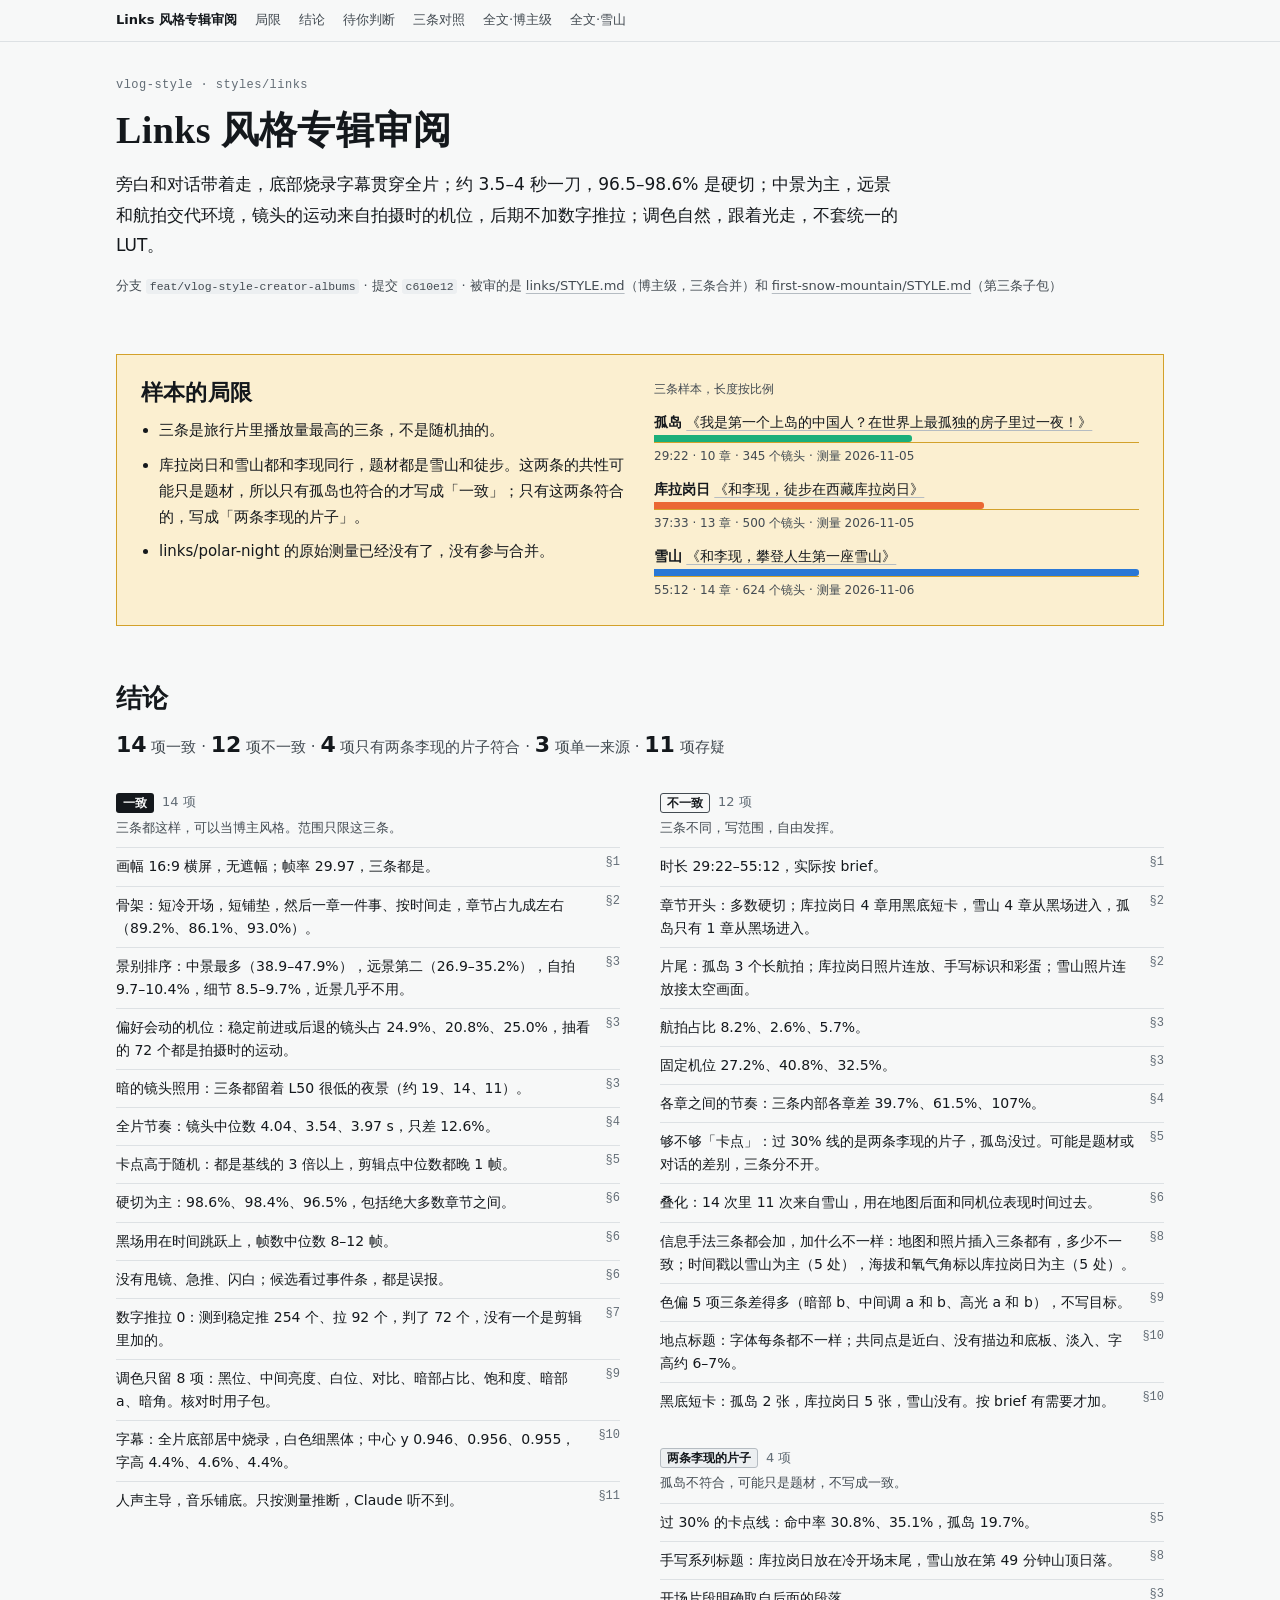
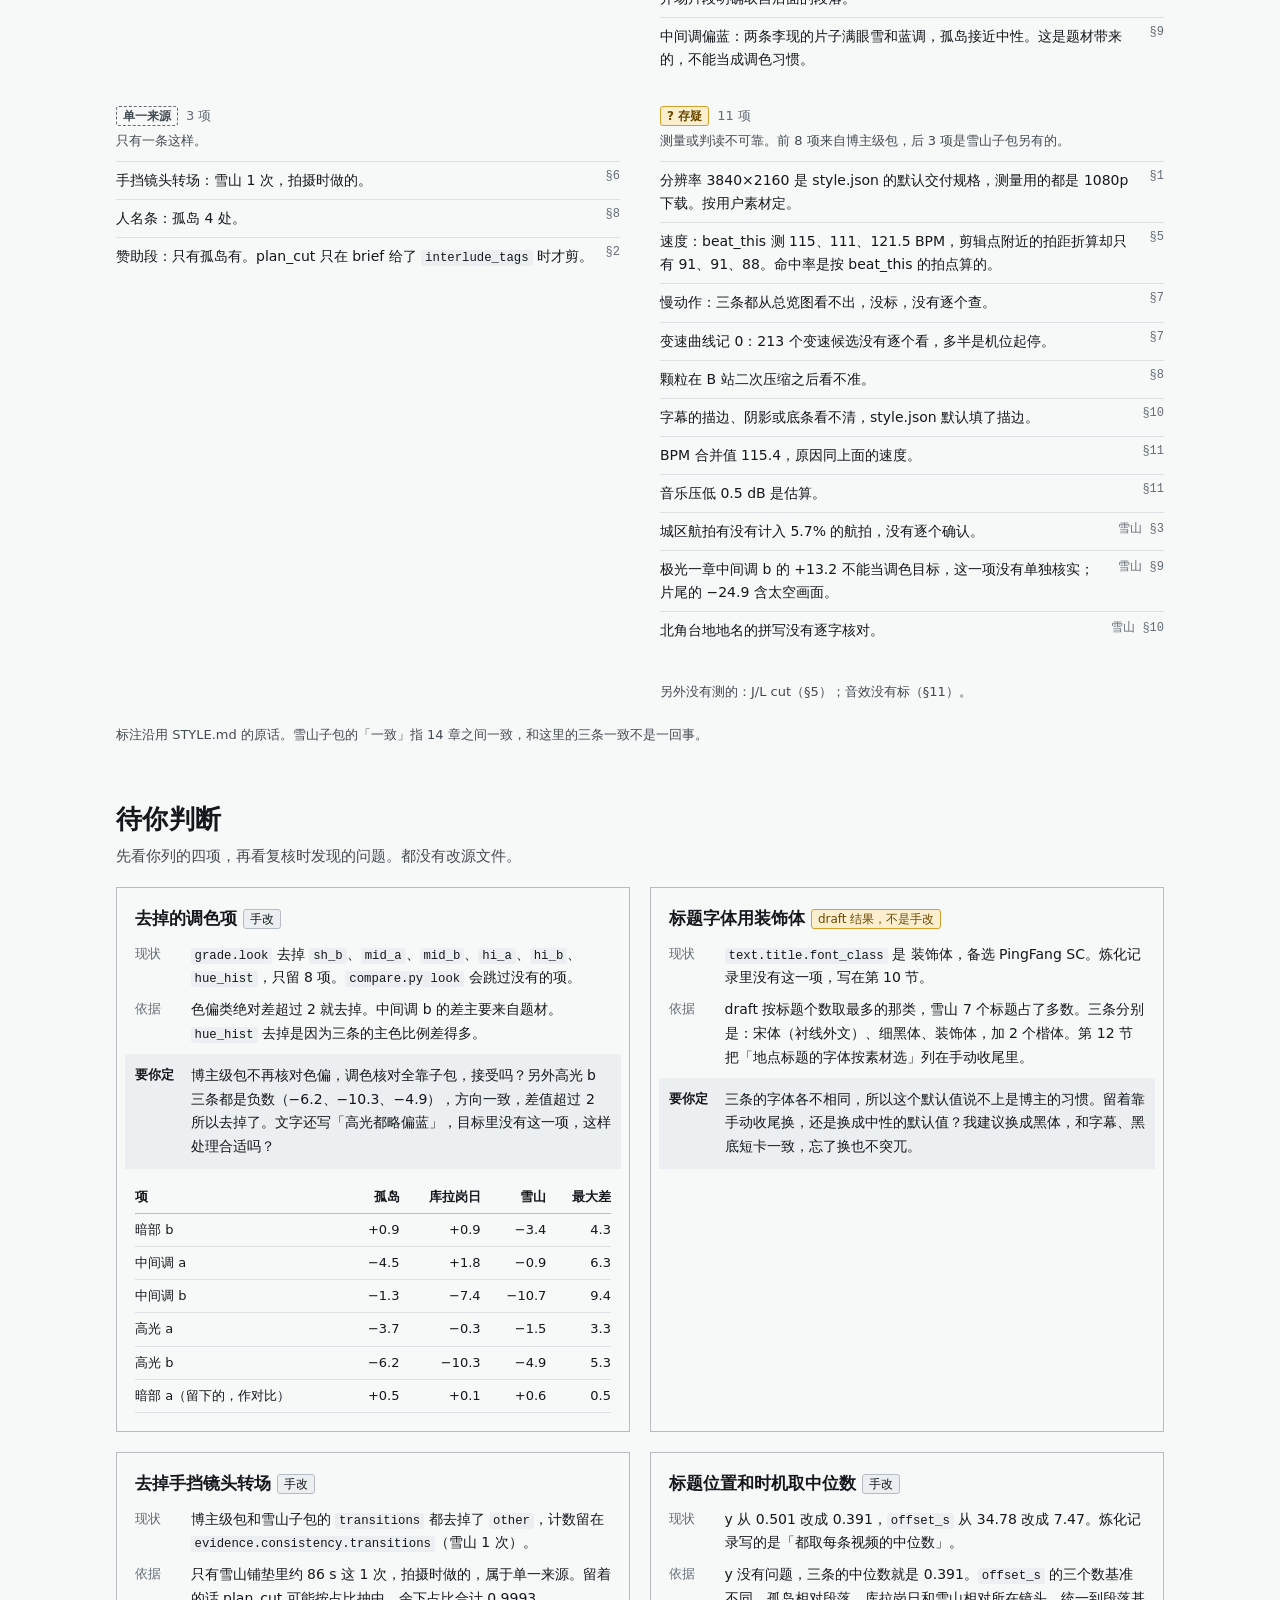
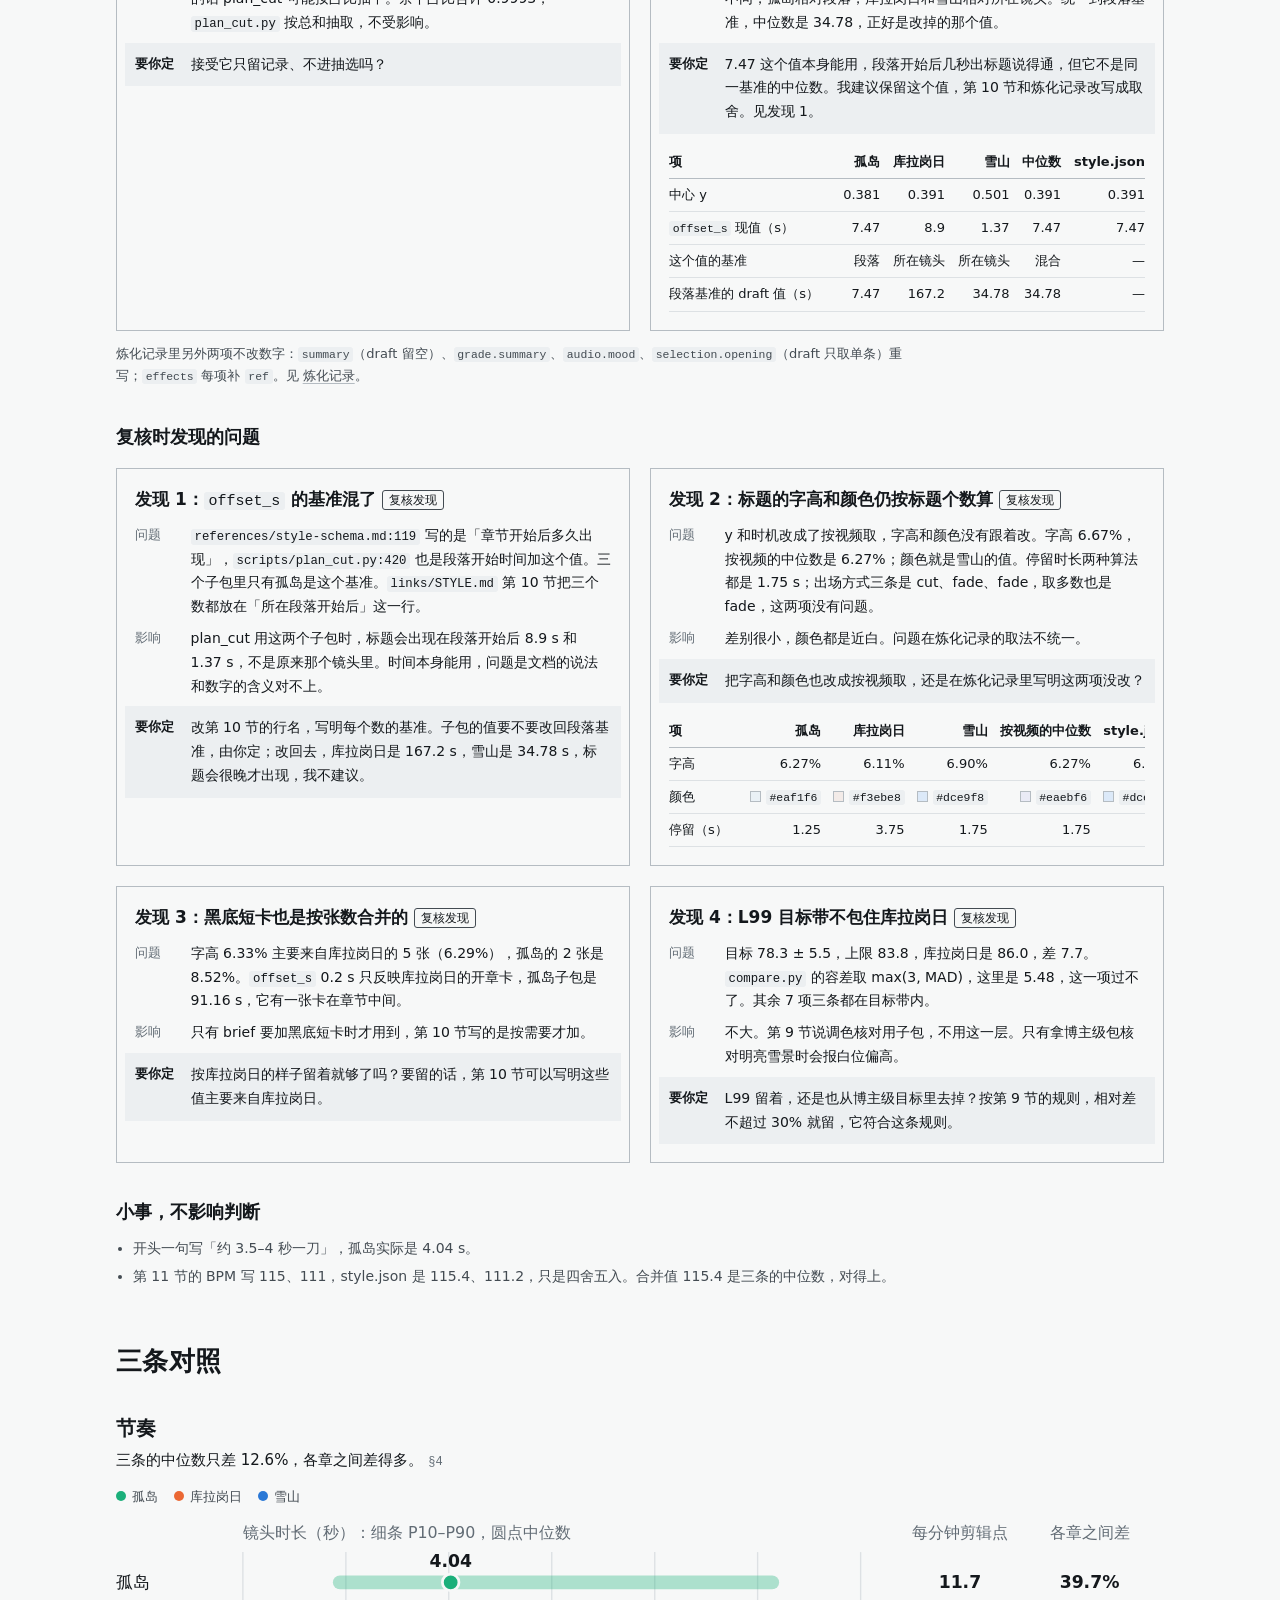
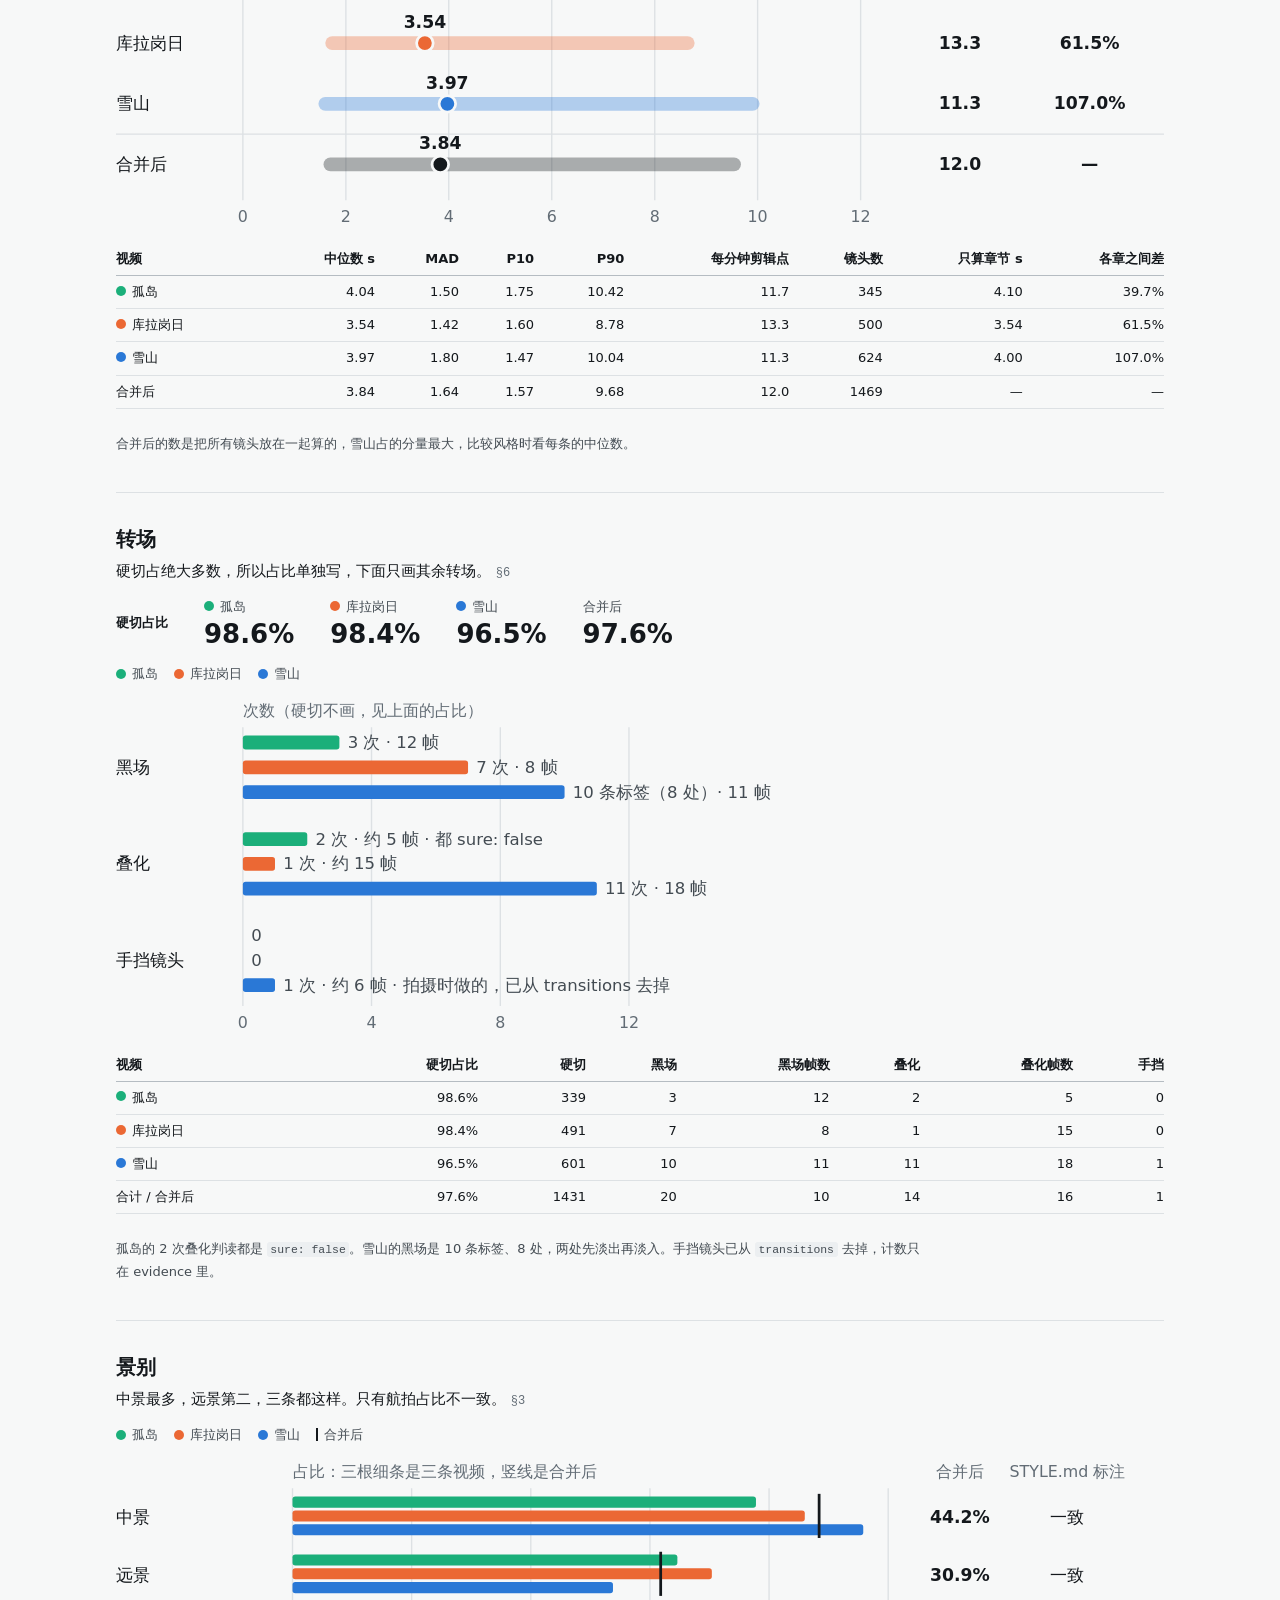
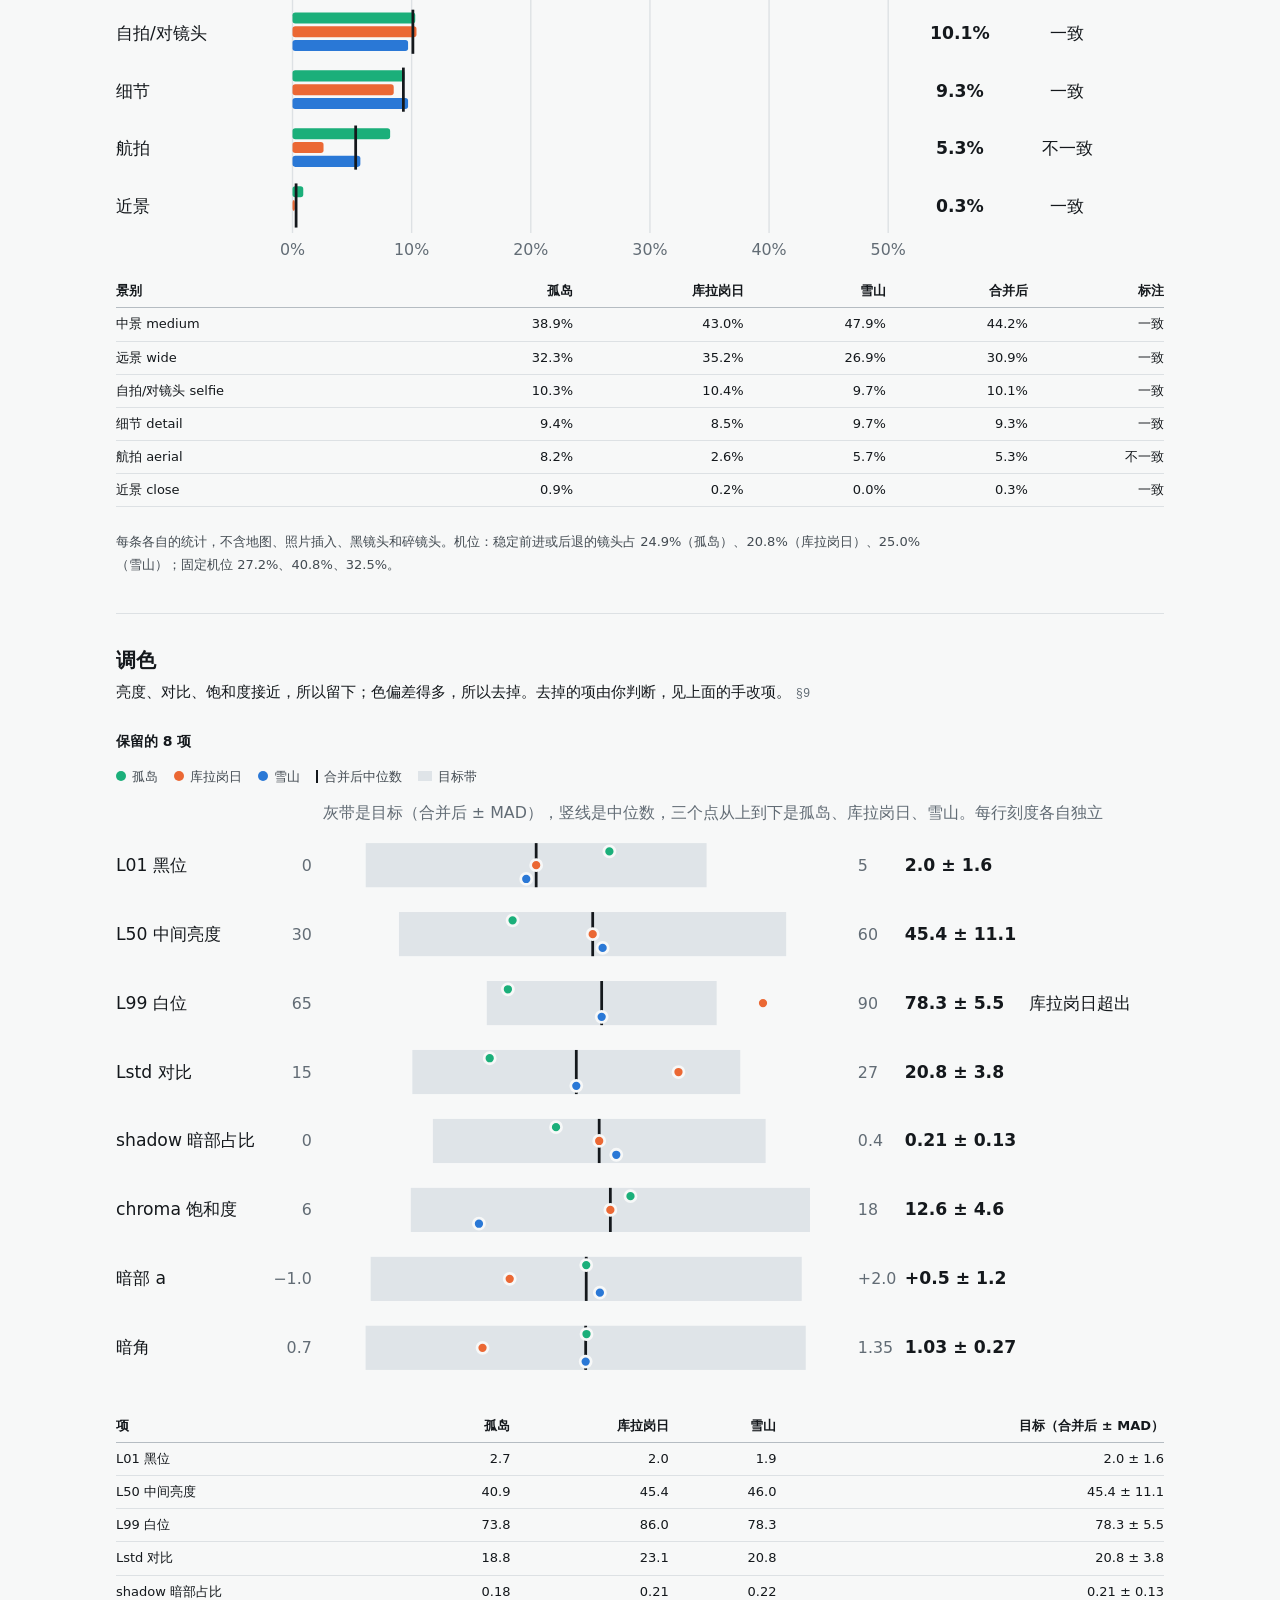
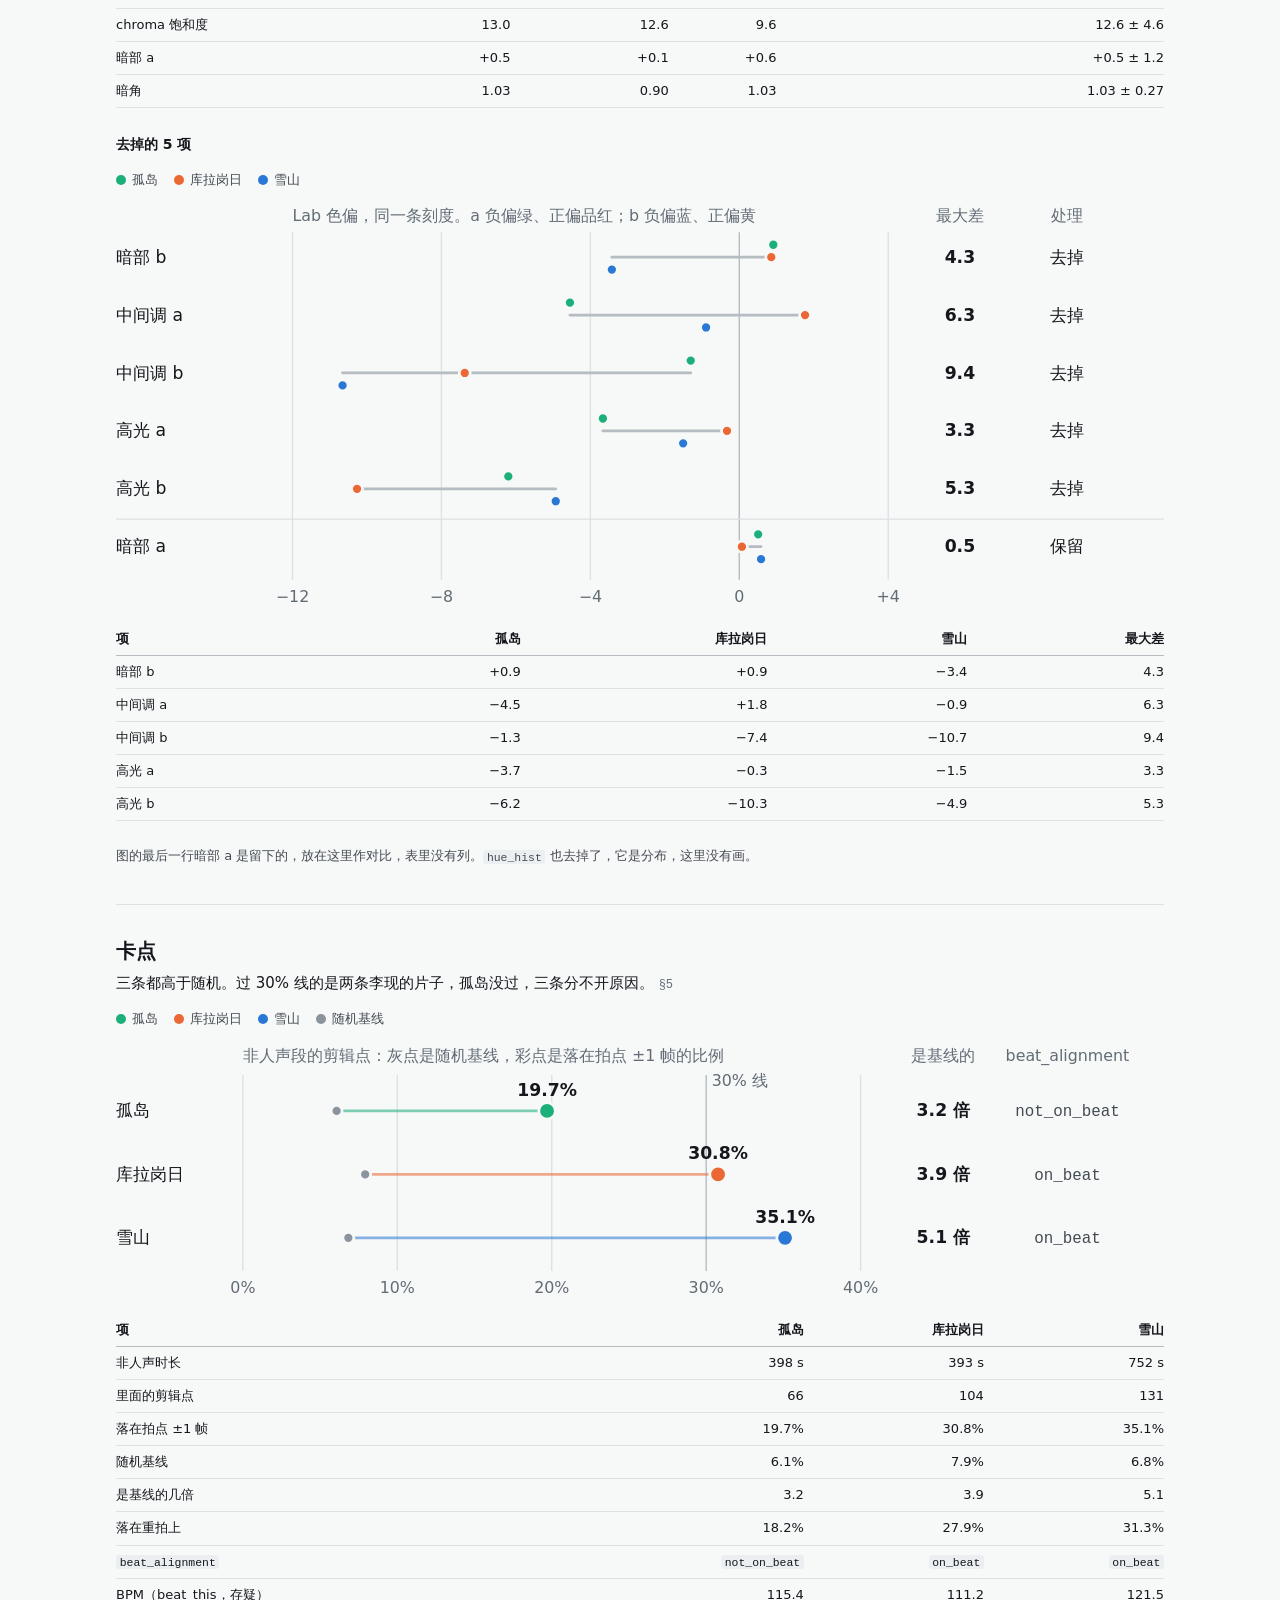
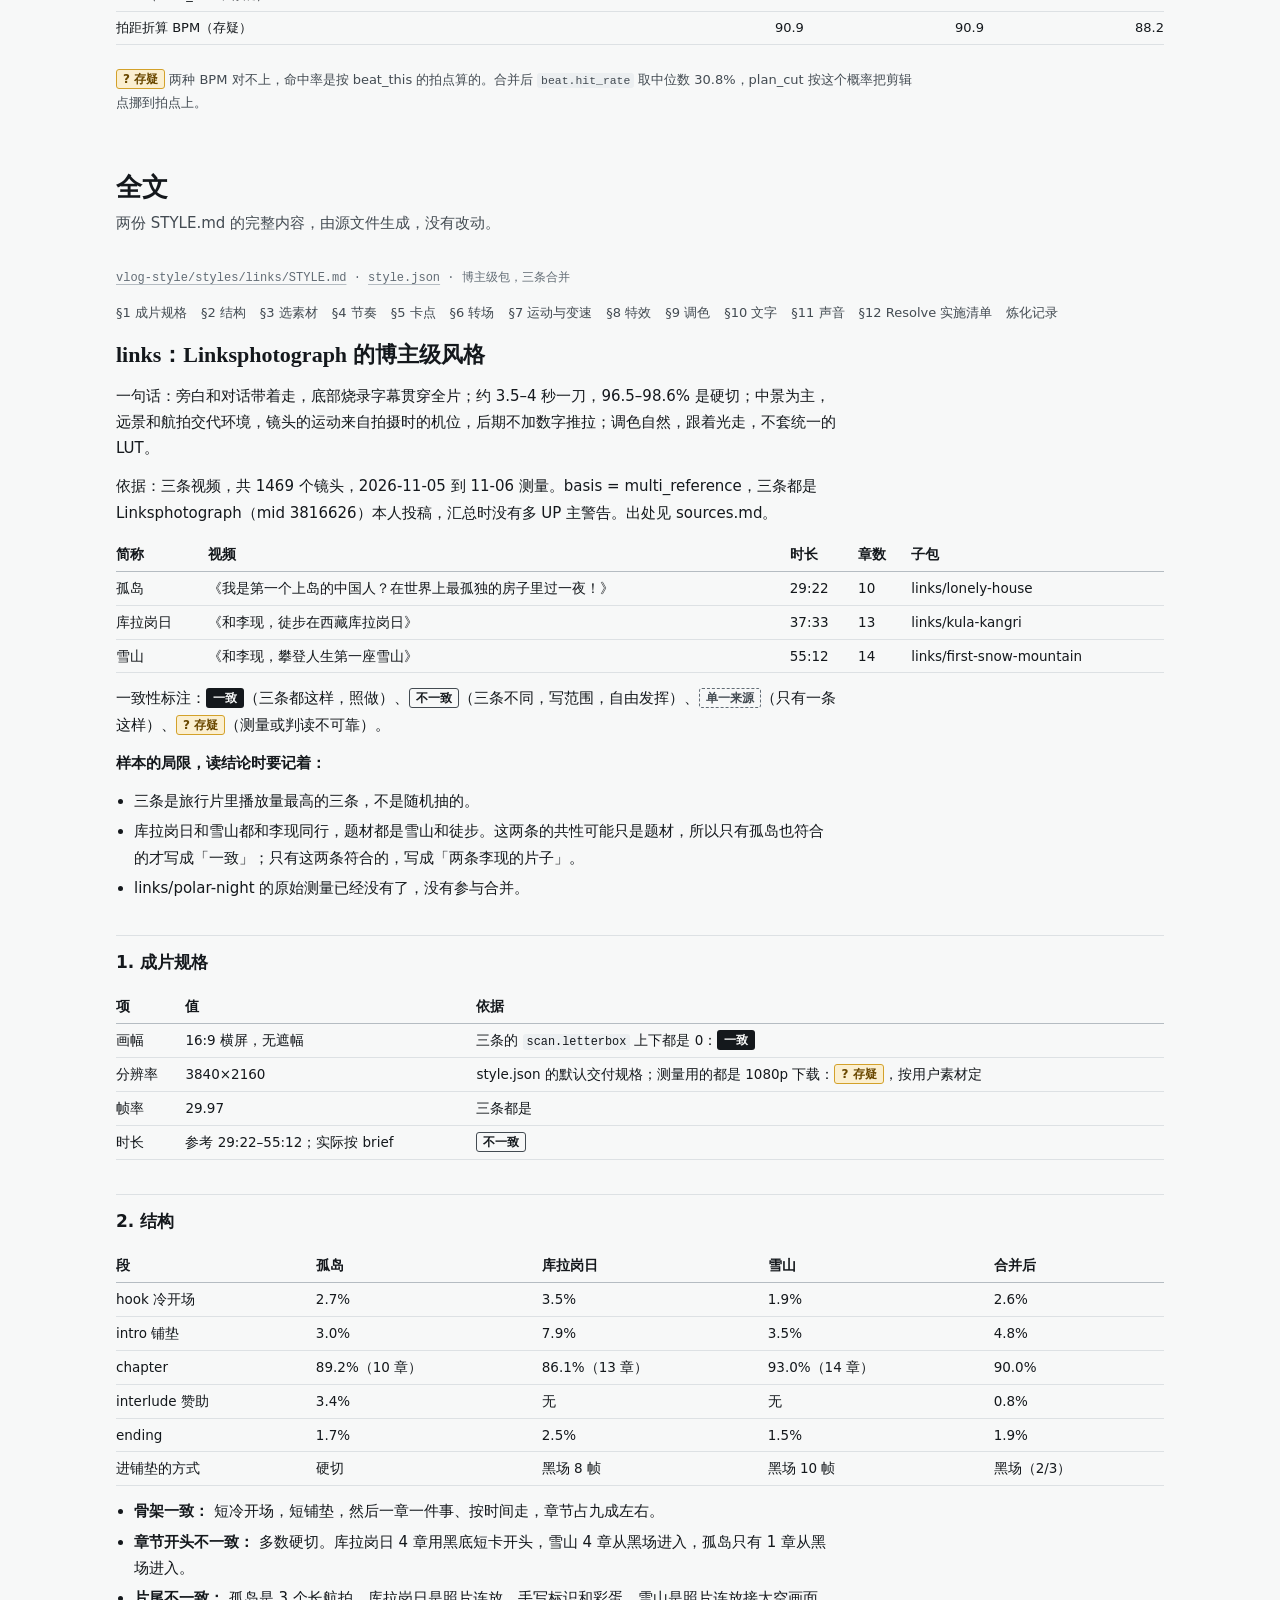
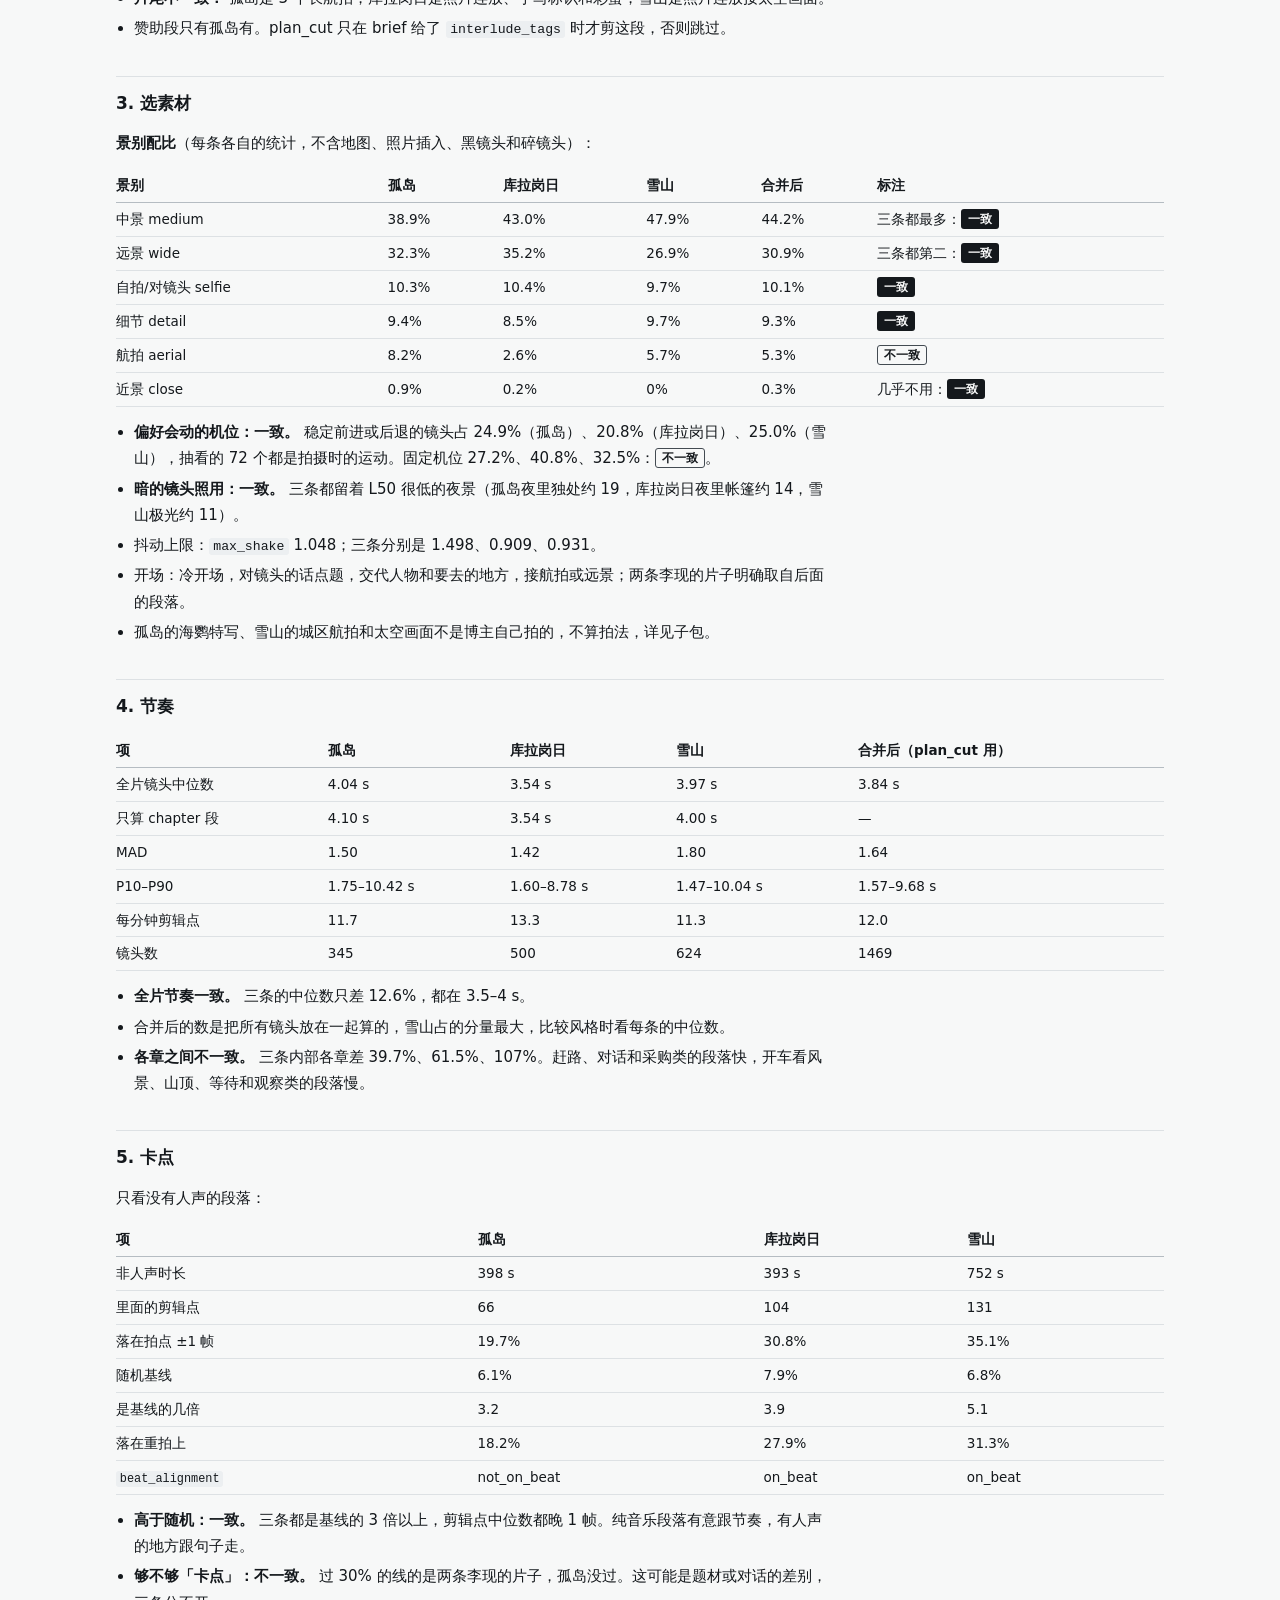
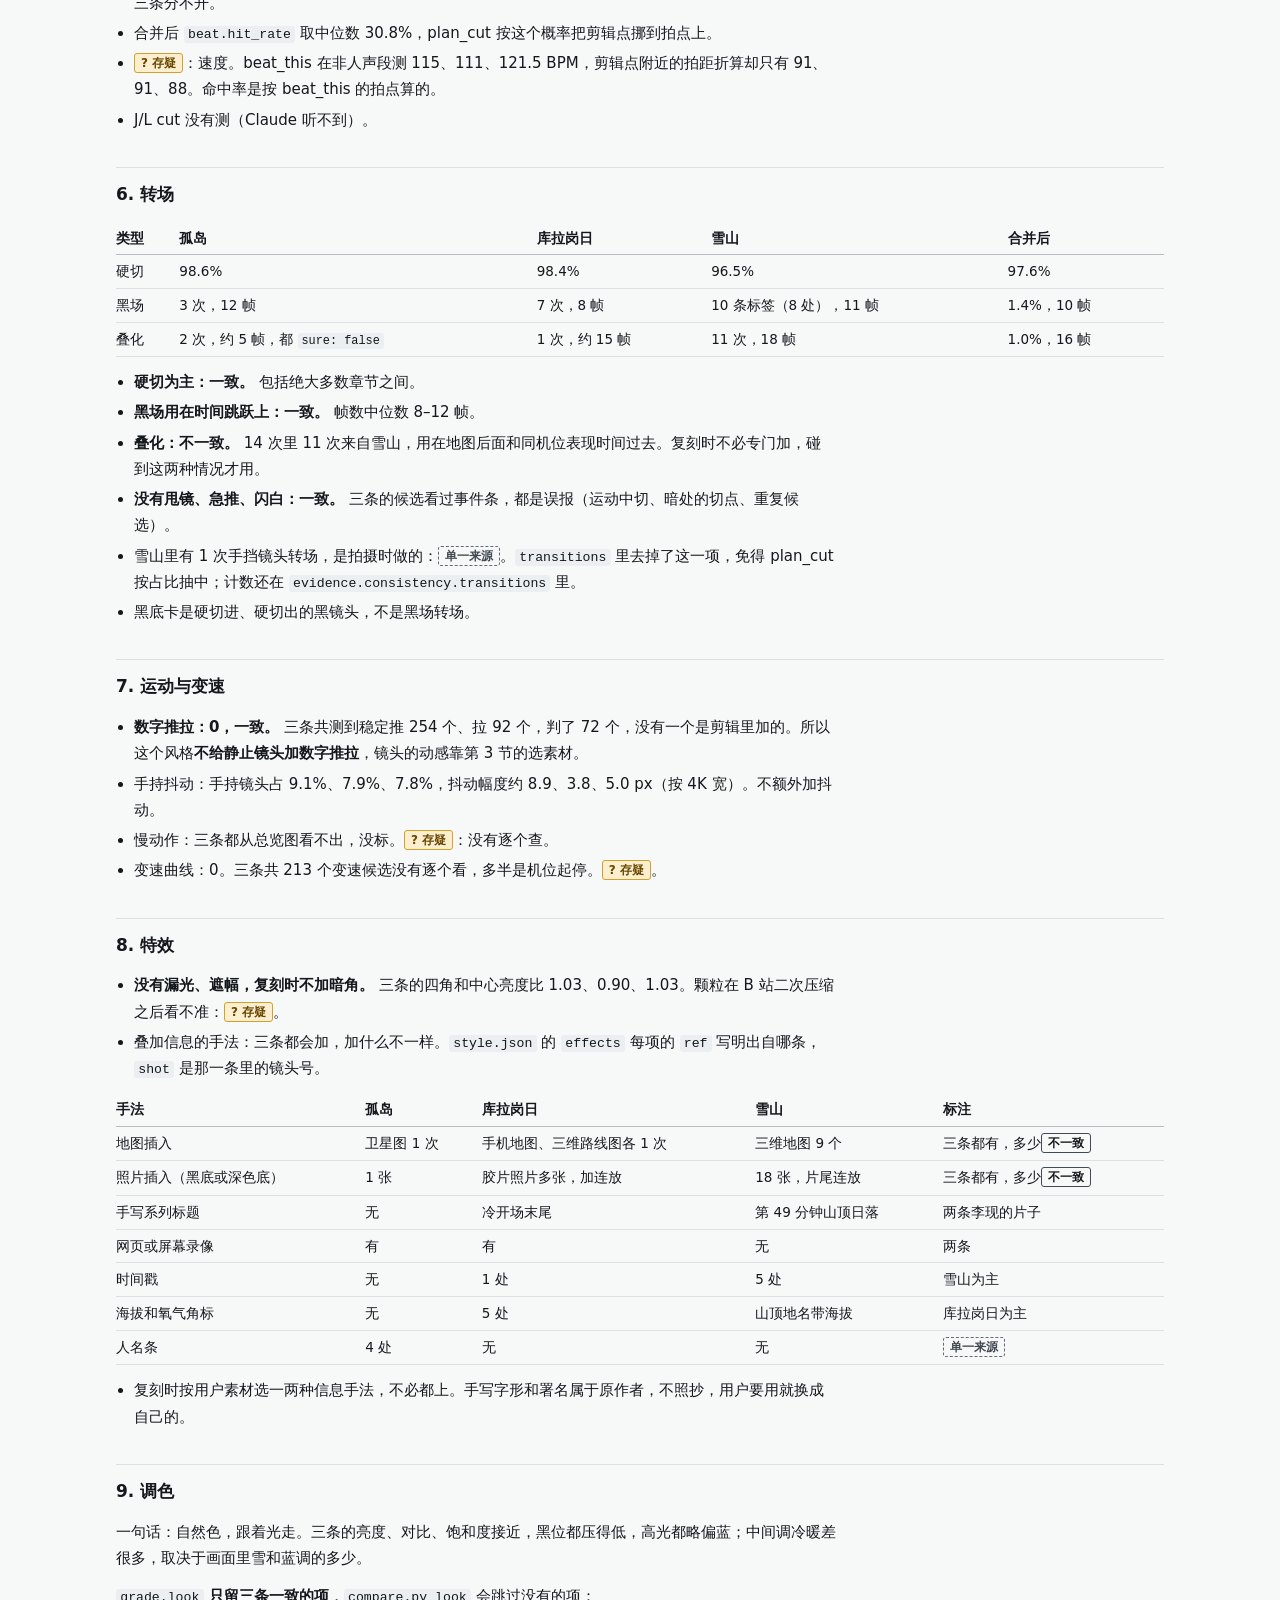
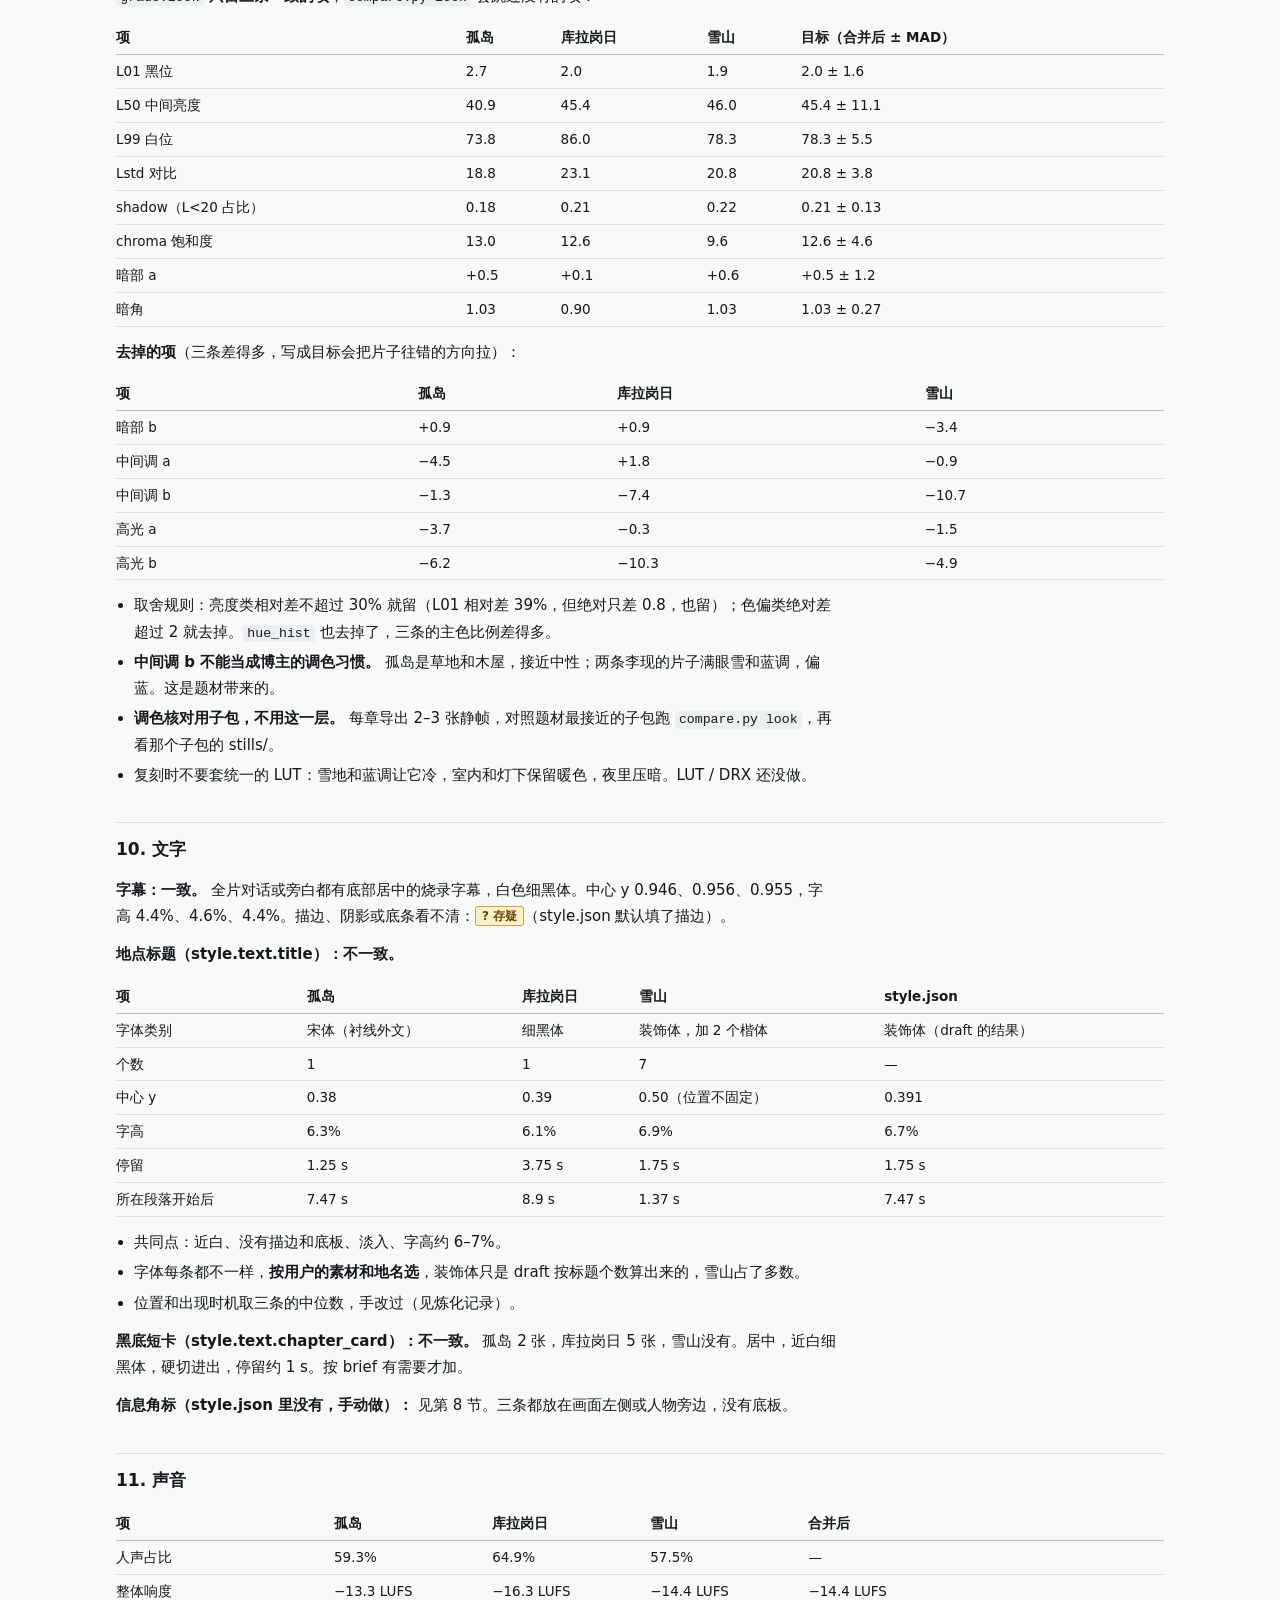
<file: showcase/links-review/index.html>
<!doctype html>
<html lang="zh-CN"><head><meta charset="utf-8"><meta name="viewport" content="width=device-width, initial-scale=1, viewport-fit=cover"><title>Links 风格专辑审阅</title><style>
/* 评审单：冷灰纸面上直接落图和表，只有待判断的条目和样本局限成块；宋体标题，系统黑体正文 */
:root{
  --bg:#f7f8f8;--ink:#14181c;--ink-2:#434b52;--ink-3:#626c75;--rule:#dde1e4;--rule-2:#b5bcc2;--wash:#eceff1;--band:#dfe4e8;
  --s-island:#1baf7a;--s-kula:#eb6834;--s-snow:#2a78d6;--s-base:#8b949c;
  --warn-bg:#fbefd0;--warn-fg:#6a4800;--warn-line:#d3a12a;
  --display:"Songti SC","STSong","Noto Serif CJK SC","Source Han Serif SC",serif;
  --body:"PingFang SC","Hiragino Sans GB","Noto Sans CJK SC","Microsoft YaHei",system-ui,sans-serif;
  --mono:ui-monospace,"SF Mono",Menlo,Consolas,monospace;
  color-scheme:light;
}
@media (prefers-color-scheme:dark){:root:not([data-theme="light"]){
  --bg:#16191c;--ink:#e9ecee;--ink-2:#b9c1c8;--ink-3:#8f98a0;--rule:#2b3136;--rule-2:#4a535b;--wash:#20252a;--band:#2a3036;
  --s-island:#199e70;--s-kula:#d95926;--s-snow:#3987e5;--s-base:#7d868e;
  --warn-bg:#352a10;--warn-fg:#f0ca73;--warn-line:#7d6222;color-scheme:dark}}
:root[data-theme="dark"]{
  --bg:#16191c;--ink:#e9ecee;--ink-2:#b9c1c8;--ink-3:#8f98a0;--rule:#2b3136;--rule-2:#4a535b;--wash:#20252a;--band:#2a3036;
  --s-island:#199e70;--s-kula:#d95926;--s-snow:#3987e5;--s-base:#7d868e;
  --warn-bg:#352a10;--warn-fg:#f0ca73;--warn-line:#7d6222;color-scheme:dark}
*{box-sizing:border-box}
[hidden]{display:none!important}
html{scroll-behavior:smooth}
@media (prefers-reduced-motion:reduce){html{scroll-behavior:auto}}
body{margin:0;background:var(--bg);color:var(--ink);font:15px/1.75 var(--body);-webkit-text-size-adjust:100%}
a{color:inherit;text-decoration-color:var(--rule-2);text-underline-offset:3px}
a:hover{text-decoration-color:currentColor}
a:focus-visible,.mark:focus-visible{outline:2px solid var(--s-snow);outline-offset:2px}
code{font:.88em var(--mono);background:var(--wash);padding:.08em .32em;border-radius:3px;overflow-wrap:anywhere}
h1,h2{font-family:var(--display);font-weight:700;letter-spacing:.01em;text-wrap:balance;line-height:1.3;margin:0}
h1{font-size:38px}
h2{font-size:26px}
h3{font-size:17px;line-height:1.45;margin:0;text-wrap:balance}
p{margin:0}
.bar{position:sticky;top:0;z-index:5;background:var(--bg);border-bottom:1px solid var(--rule);overflow-x:auto}
.bar-in{display:flex;gap:18px;white-space:nowrap;max-width:1080px;margin:auto;padding-block:9px;padding-left:max(16px,env(safe-area-inset-left,0px));padding-right:max(16px,env(safe-area-inset-right,0px));font-size:13px;color:var(--ink-2)}
.bar-in strong{color:var(--ink);font-weight:600}
.bar a{text-decoration:none}
.bar a:hover{color:var(--ink);text-decoration:underline}
.wrap{max-width:1080px;margin:auto;padding-block:36px 72px;padding-left:max(16px,env(safe-area-inset-left,0px));padding-right:max(16px,env(safe-area-inset-right,0px));display:grid;gap:56px}
.wrap>*{min-width:0}
section[id],article[id],figure[id],h4[id]{scroll-margin-top:56px}
.head{display:grid;gap:14px}
.eyebrow{font:12px var(--mono);letter-spacing:.04em;color:var(--ink-3)}
.lede{font-size:17px;line-height:1.8;max-width:46em}
.meta{font-size:13px;color:var(--ink-2)}
.limits{background:var(--warn-bg);border:1px solid var(--warn-line);padding:24px;display:grid;grid-template-columns:minmax(0,1fr) minmax(0,1fr);gap:28px}
.limits h2{font-size:22px;margin-bottom:10px}
.limits ul{margin:0;padding-left:1.2em;display:grid;gap:8px}
.reels{display:grid;gap:12px;align-content:start}
.reels-h{font-size:12px;color:var(--ink-2)}
.reel{display:grid;gap:3px;min-width:0}
.reel-h{font-size:13.5px;line-height:1.5}
.reel-bar{height:8px;background:transparent;border-bottom:1px solid var(--warn-line)}
.reel-bar i{display:block;height:7px;border-radius:0 3px 3px 0}
.reel-m{font-size:12px;color:var(--ink-2);font-variant-numeric:tabular-nums}
.section-note{color:var(--ink-2);margin-top:6px}
.tally{margin-block:10px 24px;color:var(--ink-2)}
.tally b{font-size:22px;color:var(--ink);font-weight:600}
.cols{display:grid;grid-template-columns:minmax(0,1fr) minmax(0,1fr);gap:40px;margin-top:28px}
.cols>*{min-width:0}
.stack{display:grid;gap:28px;align-content:start}
.group h3{display:flex;align-items:center;gap:8px}
.group .n{font-size:13px;font-weight:400;color:var(--ink-3)}
.group-note{font-size:13px;color:var(--ink-2);margin-block:4px 8px}
.claims{list-style:none;margin:0;padding:0}
.claims li{display:grid;grid-template-columns:minmax(0,1fr) auto;gap:12px;padding-block:7px;border-top:1px solid var(--rule);font-size:14px;line-height:1.65}
.sec{font:12px var(--mono);color:var(--ink-3);white-space:nowrap;text-decoration:none}
.sec:hover{color:var(--ink);text-decoration:underline}
.note{font-size:13px;color:var(--ink-2);margin-top:12px;max-width:62em}
.tag{display:inline-block;font:600 12px/1 var(--body);padding:3px 6px;border-radius:3px;border:1px solid transparent;white-space:nowrap;vertical-align:.1em}
.tag-ok{background:var(--ink);color:var(--bg)}
.tag-diff{border-color:var(--ink-2);color:var(--ink)}
.tag-one{border:1px dashed var(--ink-3);color:var(--ink-2)}
.tag-doubt{background:var(--warn-bg);color:var(--warn-fg);border-color:var(--warn-line)}
.tag-doubt::before{content:"? "}
.tag-two{background:var(--wash);color:var(--ink);border-color:var(--rule-2)}
.tag-edit{background:var(--wash);color:var(--ink);border-color:var(--rule-2);font-weight:400}
.tag-draft{background:var(--warn-bg);color:var(--warn-fg);border-color:var(--warn-line);font-weight:400}
.tag-found{border-color:var(--ink-2);color:var(--ink);font-weight:400}
.sub{font-size:18px;margin-top:36px}
.judges{display:grid;grid-template-columns:minmax(0,1fr) minmax(0,1fr);gap:20px;margin-top:18px}
.judge{border:1px solid var(--rule-2);padding:18px;display:grid;gap:12px;align-content:start;min-width:0}
.judge dl{margin:0;display:grid;gap:8px}
.kv{display:grid;grid-template-columns:3.4em minmax(0,1fr);gap:8px;font-size:14px;line-height:1.7}
.kv dt{color:var(--ink-3);font-size:13px}
.kv dd{margin:0;min-width:0}
.kv.ask{background:var(--wash);padding:10px;margin-inline:-10px}
.kv.ask dt{color:var(--ink);font-weight:600}
.plain{margin:10px 0 0;padding-left:1.2em;font-size:14px;color:var(--ink-2);display:grid;gap:4px}
.fig{margin:36px 0 0;display:grid;gap:12px;min-width:0}
.fig+.fig{border-top:1px solid var(--rule);padding-top:32px}
.fig figcaption{display:grid;gap:4px}
.fig figcaption h3{font-family:var(--display);font-size:20px}
.fig-sub{margin:12px 0 0;font-size:14px}
.legend{display:flex;flex-wrap:wrap;gap:4px 16px;font-size:12.5px;color:var(--ink-2)}
.legend span{display:inline-flex;align-items:center;gap:6px}
.sw{display:inline-block;width:10px;height:10px;border-radius:50%;margin-right:6px;vertical-align:.02em}
.legend .sw{margin-right:0}
.s-island{background:var(--s-island)}.s-kula{background:var(--s-kula)}.s-snow{background:var(--s-snow)}.s-base{background:var(--s-base)}.s-merged{background:var(--ink)}
.sw-line{width:2px;height:13px;border-radius:0}
.sw-band{background:var(--band);border-radius:0;width:14px}
.chart{overflow-x:auto}
.chart svg{display:block;width:100%;min-width:680px;height:auto}
svg text{font-family:var(--body);font-size:12.5px;fill:var(--ink-2)}
svg .t{fill:var(--ink)}
svg .tm{font-size:11.5px;fill:var(--ink-3)}
svg .tv{font-weight:600;fill:var(--ink);font-variant-numeric:tabular-nums}
svg .tv2{font-size:12px;fill:var(--ink-2);font-variant-numeric:tabular-nums}
svg .tcode{font-family:var(--mono);font-size:11.5px;fill:var(--ink-2)}
.grid{stroke:var(--rule);stroke-width:1}
.axis{stroke:var(--rule-2);stroke-width:1}
.range{stroke:var(--rule-2);stroke-width:2;stroke-linecap:round}
.band{fill:var(--band)}
.hit{fill:transparent}
.mark{outline:none;cursor:default}
.mark:hover .hit,.mark:focus-visible .hit{fill:var(--wash)}
.mark:focus-visible .hit{stroke:var(--s-snow);stroke-width:1.5}
.dot{stroke:var(--bg);stroke-width:2}
.f-island{fill:var(--s-island)}.f-kula{fill:var(--s-kula)}.f-snow{fill:var(--s-snow)}.f-merged{fill:var(--ink)}.f-base{fill:var(--s-base)}
.r-island,.r-kula,.r-snow,.r-merged{opacity:.34}
.r-island{fill:var(--s-island)}.r-kula{fill:var(--s-kula)}.r-snow{fill:var(--s-snow)}.r-merged{fill:var(--ink)}
.l-island,.l-kula,.l-snow{stroke-width:2;opacity:.55}
.l-island{stroke:var(--s-island)}.l-kula{stroke:var(--s-kula)}.l-snow{stroke:var(--s-snow)}
.stats{display:flex;flex-wrap:wrap;gap:8px 36px;margin:0;align-items:flex-end}
.stats dt{font-size:12.5px;color:var(--ink-2)}
.stats dd{margin:0;font-size:26px;font-weight:600;line-height:1.3}
.stats-h{align-self:center}
.stats-h dt{font-weight:600;color:var(--ink);font-size:13px}
.tw{overflow-x:auto;min-width:0}
table{border-collapse:collapse;width:100%;font-size:13.5px;line-height:1.55}
th{font-weight:600;text-align:left;border-bottom:1px solid var(--rule-2);padding:6px 10px 6px 0;vertical-align:bottom}
td{border-bottom:1px solid var(--rule);padding:6px 10px 6px 0;vertical-align:top}
.data{font-variant-numeric:tabular-nums;font-size:13px}
.data th,.data td{white-space:nowrap}
.data td:not(:first-child),.data th:not(:first-child){text-align:right;padding-left:12px;padding-right:0}
.chip{display:inline-block;width:11px;height:11px;border:1px solid var(--rule-2);margin-right:5px;vertical-align:-.05em}
.doc{margin-top:32px;display:grid;gap:14px;min-width:0}
.doc+.doc{margin-top:64px;border-top:1px solid var(--rule-2);padding-top:32px}
.path{font:12px/1.6 var(--mono);color:var(--ink-3);overflow-wrap:anywhere}
.toc{display:flex;flex-wrap:wrap;gap:4px 14px;font-size:13px;color:var(--ink-2)}
.toc a{text-decoration:none;white-space:nowrap}
.toc a:hover{color:var(--ink);text-decoration:underline}
.md{display:grid;gap:12px;min-width:0}
.md>*{min-width:0}
.md p,.md ul,.md ol{max-width:48em;margin:0}
.md ul,.md ol{padding-left:1.2em;display:grid;gap:4px}
.md ul ul,.md ul ol{margin-top:4px}
.md .doc-title{font-family:var(--display);font-size:22px;margin:0}
.md h4{font-size:17px;margin:22px 0 0;padding-top:12px;border-top:1px solid var(--rule)}
.foot{border-top:1px solid var(--rule-2);padding-top:18px;font-size:13px;color:var(--ink-2);display:grid;gap:6px}
.foot code{font-size:.92em}
#tip{position:fixed;z-index:9;left:0;top:0;pointer-events:none;background:var(--ink);color:var(--bg);font-size:12.5px;line-height:1.55;padding:7px 10px;border-radius:4px;max-width:300px}
.tip-h{font-weight:600}
@media (max-width:860px){
  h1{font-size:30px}
  .limits,.cols,.judges{grid-template-columns:minmax(0,1fr)}
  .limits{padding:18px}
}
@media (forced-colors:active){.hit{fill:none}}
</style></head><body><nav class="bar" aria-label="页面导航"><div class="bar-in"><strong>Links 风格专辑审阅</strong><a href="#limits">局限</a><a href="#verdict">结论</a><a href="#judge">待你判断</a><a href="#compare">三条对照</a><a href="#doc-links">全文·博主级</a><a href="#doc-snow">全文·雪山</a></div></nav><main class="wrap"><header class="head"><p class="eyebrow">vlog-style · styles/links</p><h1>Links 风格专辑审阅</h1><p class="lede">旁白和对话带着走，底部烧录字幕贯穿全片；约 3.5–4 秒一刀，96.5–98.6% 是硬切；中景为主，远景和航拍交代环境，镜头的运动来自拍摄时的机位，后期不加数字推拉；调色自然，跟着光走，不套统一的 LUT。</p><p class="meta">分支 <code>feat/vlog-style-creator-albums</code> · 提交 <code>c610e12</code> · 被审的是 <a href="#doc-links">links/STYLE.md</a>（博主级，三条合并）和 <a href="#doc-snow">first-snow-mountain/STYLE.md</a>（第三条子包）</p></header><section id="limits" class="limits"><div><h2>样本的局限</h2><ul><li>三条是旅行片里播放量最高的三条，不是随机抽的。</li><li>库拉岗日和雪山都和李现同行，题材都是雪山和徒步。这两条的共性可能只是题材，所以只有孤岛也符合的才写成「一致」；只有这两条符合的，写成「两条李现的片子」。</li><li>links/polar-night 的原始测量已经没有了，没有参与合并。</li></ul></div><div class="reels"><p class="reels-h">三条样本，长度按比例</p><div class="reel"><div class="reel-h"><strong>孤岛</strong> <a href="https://www.bilibili.com/video/BV1uparzhEjs">《我是第一个上岛的中国人？在世界上最孤独的房子里过一夜！》</a></div><div class="reel-bar"><i class="s-island" style="width:53.2%"></i></div><div class="reel-m">29:22 · 10 章 · 345 个镜头 · 测量 2026-11-05</div></div><div class="reel"><div class="reel-h"><strong>库拉岗日</strong> <a href="https://www.bilibili.com/video/BV1jy2CBNEDL">《和李现，徒步在西藏库拉岗日》</a></div><div class="reel-bar"><i class="s-kula" style="width:68.0%"></i></div><div class="reel-m">37:33 · 13 章 · 500 个镜头 · 测量 2026-11-05</div></div><div class="reel"><div class="reel-h"><strong>雪山</strong> <a href="https://www.bilibili.com/video/BV1SSQLBREVV">《和李现，攀登人生第一座雪山》</a></div><div class="reel-bar"><i class="s-snow" style="width:100.0%"></i></div><div class="reel-m">55:12 · 14 章 · 624 个镜头 · 测量 2026-11-06</div></div></div></section><section id="verdict"><h2>结论</h2><p class="tally"><b>14</b> 项一致 · <b>12</b> 项不一致 · <b>4</b> 项只有两条李现的片子符合 · <b>3</b> 项单一来源 · <b>11</b> 项存疑</p><div class="cols"><div class="group"><h3><span class="tag tag-ok">一致</span><span class="n">14 项</span></h3><p class="group-note">三条都这样，可以当博主风格。范围只限这三条。</p><ul class="claims"><li><span>画幅 16:9 横屏，无遮幅；帧率 29.97，三条都是。</span><a class="sec" href="#links-s1">§1</a></li><li><span>骨架：短冷开场，短铺垫，然后一章一件事、按时间走，章节占九成左右（89.2%、86.1%、93.0%）。</span><a class="sec" href="#links-s2">§2</a></li><li><span>景别排序：中景最多（38.9–47.9%），远景第二（26.9–35.2%），自拍 9.7–10.4%，细节 8.5–9.7%，近景几乎不用。</span><a class="sec" href="#links-s3">§3</a></li><li><span>偏好会动的机位：稳定前进或后退的镜头占 24.9%、20.8%、25.0%，抽看的 72 个都是拍摄时的运动。</span><a class="sec" href="#links-s3">§3</a></li><li><span>暗的镜头照用：三条都留着 L50 很低的夜景（约 19、14、11）。</span><a class="sec" href="#links-s3">§3</a></li><li><span>全片节奏：镜头中位数 4.04、3.54、3.97 s，只差 12.6%。</span><a class="sec" href="#links-s4">§4</a></li><li><span>卡点高于随机：都是基线的 3 倍以上，剪辑点中位数都晚 1 帧。</span><a class="sec" href="#links-s5">§5</a></li><li><span>硬切为主：98.6%、98.4%、96.5%，包括绝大多数章节之间。</span><a class="sec" href="#links-s6">§6</a></li><li><span>黑场用在时间跳跃上，帧数中位数 8–12 帧。</span><a class="sec" href="#links-s6">§6</a></li><li><span>没有甩镜、急推、闪白；候选看过事件条，都是误报。</span><a class="sec" href="#links-s6">§6</a></li><li><span>数字推拉 0：测到稳定推 254 个、拉 92 个，判了 72 个，没有一个是剪辑里加的。</span><a class="sec" href="#links-s7">§7</a></li><li><span>调色只留 8 项：黑位、中间亮度、白位、对比、暗部占比、饱和度、暗部 a、暗角。核对时用子包。</span><a class="sec" href="#links-s9">§9</a></li><li><span>字幕：全片底部居中烧录，白色细黑体；中心 y 0.946、0.956、0.955，字高 4.4%、4.6%、4.4%。</span><a class="sec" href="#links-s10">§10</a></li><li><span>人声主导，音乐铺底。只按测量推断，Claude 听不到。</span><a class="sec" href="#links-s11">§11</a></li></ul></div><div class="stack"><div class="group"><h3><span class="tag tag-diff">不一致</span><span class="n">12 项</span></h3><p class="group-note">三条不同，写范围，自由发挥。</p><ul class="claims"><li><span>时长 29:22–55:12，实际按 brief。</span><a class="sec" href="#links-s1">§1</a></li><li><span>章节开头：多数硬切；库拉岗日 4 章用黑底短卡，雪山 4 章从黑场进入，孤岛只有 1 章从黑场进入。</span><a class="sec" href="#links-s2">§2</a></li><li><span>片尾：孤岛 3 个长航拍；库拉岗日照片连放、手写标识和彩蛋；雪山照片连放接太空画面。</span><a class="sec" href="#links-s2">§2</a></li><li><span>航拍占比 8.2%、2.6%、5.7%。</span><a class="sec" href="#links-s3">§3</a></li><li><span>固定机位 27.2%、40.8%、32.5%。</span><a class="sec" href="#links-s3">§3</a></li><li><span>各章之间的节奏：三条内部各章差 39.7%、61.5%、107%。</span><a class="sec" href="#links-s4">§4</a></li><li><span>够不够「卡点」：过 30% 线的是两条李现的片子，孤岛没过。可能是题材或对话的差别，三条分不开。</span><a class="sec" href="#links-s5">§5</a></li><li><span>叠化：14 次里 11 次来自雪山，用在地图后面和同机位表现时间过去。</span><a class="sec" href="#links-s6">§6</a></li><li><span>信息手法三条都会加，加什么不一样：地图和照片插入三条都有，多少不一致；时间戳以雪山为主（5 处），海拔和氧气角标以库拉岗日为主（5 处）。</span><a class="sec" href="#links-s8">§8</a></li><li><span>色偏 5 项三条差得多（暗部 b、中间调 a 和 b、高光 a 和 b），不写目标。</span><a class="sec" href="#links-s9">§9</a></li><li><span>地点标题：字体每条都不一样；共同点是近白、没有描边和底板、淡入、字高约 6–7%。</span><a class="sec" href="#links-s10">§10</a></li><li><span>黑底短卡：孤岛 2 张，库拉岗日 5 张，雪山没有。按 brief 有需要才加。</span><a class="sec" href="#links-s10">§10</a></li></ul></div><div class="group"><h3><span class="tag tag-two">两条李现的片子</span><span class="n">4 项</span></h3><p class="group-note">孤岛不符合，可能只是题材，不写成一致。</p><ul class="claims"><li><span>过 30% 的卡点线：命中率 30.8%、35.1%，孤岛 19.7%。</span><a class="sec" href="#links-s5">§5</a></li><li><span>手写系列标题：库拉岗日放在冷开场末尾，雪山放在第 49 分钟山顶日落。</span><a class="sec" href="#links-s8">§8</a></li><li><span>开场片段明确取自后面的段落。</span><a class="sec" href="#links-s3">§3</a></li><li><span>中间调偏蓝：两条李现的片子满眼雪和蓝调，孤岛接近中性。这是题材带来的，不能当成调色习惯。</span><a class="sec" href="#links-s9">§9</a></li></ul></div></div></div><div class="cols"><div class="group"><h3><span class="tag tag-one">单一来源</span><span class="n">3 项</span></h3><p class="group-note">只有一条这样。</p><ul class="claims"><li><span>手挡镜头转场：雪山 1 次，拍摄时做的。</span><a class="sec" href="#links-s6">§6</a></li><li><span>人名条：孤岛 4 处。</span><a class="sec" href="#links-s8">§8</a></li><li><span>赞助段：只有孤岛有。plan_cut 只在 brief 给了 <code>interlude_tags</code> 时才剪。</span><a class="sec" href="#links-s2">§2</a></li></ul></div><div class="stack"><div class="group"><h3><span class="tag tag-doubt">存疑</span><span class="n">11 项</span></h3><p class="group-note">测量或判读不可靠。前 8 项来自博主级包，后 3 项是雪山子包另有的。</p><ul class="claims"><li><span>分辨率 3840×2160 是 style.json 的默认交付规格，测量用的都是 1080p 下载。按用户素材定。</span><a class="sec" href="#links-s1">§1</a></li><li><span>速度：beat_this 测 115、111、121.5 BPM，剪辑点附近的拍距折算却只有 91、91、88。命中率是按 beat_this 的拍点算的。</span><a class="sec" href="#links-s5">§5</a></li><li><span>慢动作：三条都从总览图看不出，没标，没有逐个查。</span><a class="sec" href="#links-s7">§7</a></li><li><span>变速曲线记 0：213 个变速候选没有逐个看，多半是机位起停。</span><a class="sec" href="#links-s7">§7</a></li><li><span>颗粒在 B 站二次压缩之后看不准。</span><a class="sec" href="#links-s8">§8</a></li><li><span>字幕的描边、阴影或底条看不清，style.json 默认填了描边。</span><a class="sec" href="#links-s10">§10</a></li><li><span>BPM 合并值 115.4，原因同上面的速度。</span><a class="sec" href="#links-s11">§11</a></li><li><span>音乐压低 0.5 dB 是估算。</span><a class="sec" href="#links-s11">§11</a></li><li><span>城区航拍有没有计入 5.7% 的航拍，没有逐个确认。</span><a class="sec" href="#snow-s3">雪山 §3</a></li><li><span>极光一章中间调 b 的 +13.2 不能当调色目标，这一项没有单独核实；片尾的 −24.9 含太空画面。</span><a class="sec" href="#snow-s9">雪山 §9</a></li><li><span>北角台地地名的拼写没有逐字核对。</span><a class="sec" href="#snow-s10">雪山 §10</a></li></ul></div><p class="group-note">另外没有测的：J/L cut（§5）；音效没有标（§11）。</p></div></div><p class="note">标注沿用 STYLE.md 的原话。雪山子包的「一致」指 14 章之间一致，和这里的三条一致不是一回事。</p></section><section id="judge"><h2>待你判断</h2><p class="section-note">先看你列的四项，再看复核时发现的问题。都没有改源文件。</p><div class="judges"><article class="judge"><h3>去掉的调色项 <span class="tag tag-edit">手改</span></h3><dl><div class="kv"><dt>现状</dt><dd><code>grade.look</code> 去掉 <code>sh_b</code>、<code>mid_a</code>、<code>mid_b</code>、<code>hi_a</code>、<code>hi_b</code>、<code>hue_hist</code>，只留 8 项。<code>compare.py look</code> 会跳过没有的项。</dd></div><div class="kv"><dt>依据</dt><dd>色偏类绝对差超过 2 就去掉。中间调 b 的差主要来自题材。<code>hue_hist</code> 去掉是因为三条的主色比例差得多。</dd></div><div class="kv ask"><dt>要你定</dt><dd>博主级包不再核对色偏，调色核对全靠子包，接受吗？另外高光 b 三条都是负数（−6.2、−10.3、−4.9），方向一致，差值超过 2 所以去掉了。文字还写「高光都略偏蓝」，目标里没有这一项，这样处理合适吗？</dd></div></dl><div class="tw"><table class="data"><thead><tr><th>项</th><th>孤岛</th><th>库拉岗日</th><th>雪山</th><th>最大差</th></tr></thead><tbody><tr><td>暗部 b</td><td>+0.9</td><td>+0.9</td><td>−3.4</td><td>4.3</td></tr><tr><td>中间调 a</td><td>−4.5</td><td>+1.8</td><td>−0.9</td><td>6.3</td></tr><tr><td>中间调 b</td><td>−1.3</td><td>−7.4</td><td>−10.7</td><td>9.4</td></tr><tr><td>高光 a</td><td>−3.7</td><td>−0.3</td><td>−1.5</td><td>3.3</td></tr><tr><td>高光 b</td><td>−6.2</td><td>−10.3</td><td>−4.9</td><td>5.3</td></tr><tr><td>暗部 a（留下的，作对比）</td><td>+0.5</td><td>+0.1</td><td>+0.6</td><td>0.5</td></tr></tbody></table></div></article><article class="judge"><h3>标题字体用装饰体 <span class="tag tag-draft">draft 结果，不是手改</span></h3><dl><div class="kv"><dt>现状</dt><dd><code>text.title.font_class</code> 是 装饰体，备选 PingFang SC。炼化记录里没有这一项，写在第 10 节。</dd></div><div class="kv"><dt>依据</dt><dd>draft 按标题个数取最多的那类，雪山 7 个标题占了多数。三条分别是：宋体（衬线外文）、细黑体、装饰体，加 2 个楷体。第 12 节把「地点标题的字体按素材选」列在手动收尾里。</dd></div><div class="kv ask"><dt>要你定</dt><dd>三条的字体各不相同，所以这个默认值说不上是博主的习惯。留着靠手动收尾换，还是换成中性的默认值？我建议换成黑体，和字幕、黑底短卡一致，忘了换也不突兀。</dd></div></dl></article><article class="judge"><h3>去掉手挡镜头转场 <span class="tag tag-edit">手改</span></h3><dl><div class="kv"><dt>现状</dt><dd>博主级包和雪山子包的 <code>transitions</code> 都去掉了 <code>other</code>，计数留在 <code>evidence.consistency.transitions</code>（雪山 1 次）。</dd></div><div class="kv"><dt>依据</dt><dd>只有雪山铺垫里约 86 s 这 1 次，拍摄时做的，属于单一来源。留着的话 plan_cut 可能按占比抽中。余下占比合计 0.9993，<code>plan_cut.py</code> 按总和抽取，不受影响。</dd></div><div class="kv ask"><dt>要你定</dt><dd>接受它只留记录、不进抽选吗？</dd></div></dl></article><article class="judge"><h3>标题位置和时机取中位数 <span class="tag tag-edit">手改</span></h3><dl><div class="kv"><dt>现状</dt><dd>y 从 0.501 改成 0.391，<code>offset_s</code> 从 34.78 改成 7.47。炼化记录写的是「都取每条视频的中位数」。</dd></div><div class="kv"><dt>依据</dt><dd>y 没有问题，三条的中位数就是 0.391。<code>offset_s</code> 的三个数基准不同，孤岛相对段落，库拉岗日和雪山相对所在镜头。统一到段落基准，中位数是 34.78，正好是改掉的那个值。</dd></div><div class="kv ask"><dt>要你定</dt><dd>7.47 这个值本身能用，段落开始后几秒出标题说得通，但它不是同一基准的中位数。我建议保留这个值，第 10 节和炼化记录改写成取舍。见发现 1。</dd></div></dl><div class="tw"><table class="data"><thead><tr><th>项</th><th>孤岛</th><th>库拉岗日</th><th>雪山</th><th>中位数</th><th>style.json</th></tr></thead><tbody><tr><td>中心 y</td><td>0.381</td><td>0.391</td><td>0.501</td><td>0.391</td><td>0.391</td></tr><tr><td><code>offset_s</code> 现值（s）</td><td>7.47</td><td>8.9</td><td>1.37</td><td>7.47</td><td>7.47</td></tr><tr><td>这个值的基准</td><td>段落</td><td>所在镜头</td><td>所在镜头</td><td>混合</td><td>—</td></tr><tr><td>段落基准的 draft 值（s）</td><td>7.47</td><td>167.2</td><td>34.78</td><td>34.78</td><td>—</td></tr></tbody></table></div></article></div><p class="note">炼化记录里另外两项不改数字：<code>summary</code>（draft 留空）、<code>grade.summary</code>、<code>audio.mood</code>、<code>selection.opening</code>（draft 只取单条）重写；<code>effects</code> 每项补 <code>ref</code>。见 <a href="#links-log">炼化记录</a>。</p><h3 class="sub">复核时发现的问题</h3><div class="judges"><article class="judge"><h3>发现 1：<code>offset_s</code> 的基准混了 <span class="tag tag-found">复核发现</span></h3><dl><div class="kv"><dt>问题</dt><dd><code>references/style-schema.md:119</code> 写的是「章节开始后多久出现」，<code>scripts/plan_cut.py:420</code> 也是段落开始时间加这个值。三个子包里只有孤岛是这个基准。<code>links/STYLE.md</code> 第 10 节把三个数都放在「所在段落开始后」这一行。</dd></div><div class="kv"><dt>影响</dt><dd>plan_cut 用这两个子包时，标题会出现在段落开始后 8.9 s 和 1.37 s，不是原来那个镜头里。时间本身能用，问题是文档的说法和数字的含义对不上。</dd></div><div class="kv ask"><dt>要你定</dt><dd>改第 10 节的行名，写明每个数的基准。子包的值要不要改回段落基准，由你定；改回去，库拉岗日是 167.2 s，雪山是 34.78 s，标题会很晚才出现，我不建议。</dd></div></dl></article><article class="judge"><h3>发现 2：标题的字高和颜色仍按标题个数算 <span class="tag tag-found">复核发现</span></h3><dl><div class="kv"><dt>问题</dt><dd>y 和时机改成了按视频取，字高和颜色没有跟着改。字高 6.67%，按视频的中位数是 6.27%；颜色就是雪山的值。停留时长两种算法都是 1.75 s；出场方式三条是 cut、fade、fade，取多数也是 fade，这两项没有问题。</dd></div><div class="kv"><dt>影响</dt><dd>差别很小，颜色都是近白。问题在炼化记录的取法不统一。</dd></div><div class="kv ask"><dt>要你定</dt><dd>把字高和颜色也改成按视频取，还是在炼化记录里写明这两项没改？</dd></div></dl><div class="tw"><table class="data"><thead><tr><th>项</th><th>孤岛</th><th>库拉岗日</th><th>雪山</th><th>按视频的中位数</th><th>style.json</th></tr></thead><tbody><tr><td>字高</td><td>6.27%</td><td>6.11%</td><td>6.90%</td><td>6.27%</td><td>6.67%</td></tr><tr><td>颜色</td><td><i class="chip" style="background:#eaf1f6"></i><code>#eaf1f6</code></td><td><i class="chip" style="background:#f3ebe8"></i><code>#f3ebe8</code></td><td><i class="chip" style="background:#dce9f8"></i><code>#dce9f8</code></td><td><i class="chip" style="background:#eaebf6"></i><code>#eaebf6</code></td><td><i class="chip" style="background:#dce9f8"></i><code>#dce9f8</code></td></tr><tr><td>停留（s）</td><td>1.25</td><td>3.75</td><td>1.75</td><td>1.75</td><td>1.75</td></tr></tbody></table></div></article><article class="judge"><h3>发现 3：黑底短卡也是按张数合并的 <span class="tag tag-found">复核发现</span></h3><dl><div class="kv"><dt>问题</dt><dd>字高 6.33% 主要来自库拉岗日的 5 张（6.29%），孤岛的 2 张是 8.52%。<code>offset_s</code> 0.2 s 只反映库拉岗日的开章卡，孤岛子包是 91.16 s，它有一张卡在章节中间。</dd></div><div class="kv"><dt>影响</dt><dd>只有 brief 要加黑底短卡时才用到，第 10 节写的是按需要才加。</dd></div><div class="kv ask"><dt>要你定</dt><dd>按库拉岗日的样子留着就够了吗？要留的话，第 10 节可以写明这些值主要来自库拉岗日。</dd></div></dl></article><article class="judge"><h3>发现 4：L99 目标带不包住库拉岗日 <span class="tag tag-found">复核发现</span></h3><dl><div class="kv"><dt>问题</dt><dd>目标 78.3 ± 5.5，上限 83.8，库拉岗日是 86.0，差 7.7。<code>compare.py</code> 的容差取 max(3, MAD)，这里是 5.48，这一项过不了。其余 7 项三条都在目标带内。</dd></div><div class="kv"><dt>影响</dt><dd>不大。第 9 节说调色核对用子包，不用这一层。只有拿博主级包核对明亮雪景时会报白位偏高。</dd></div><div class="kv ask"><dt>要你定</dt><dd>L99 留着，还是也从博主级目标里去掉？按第 9 节的规则，相对差不超过 30% 就留，它符合这条规则。</dd></div></dl></article></div><h3 class="sub">小事，不影响判断</h3><ul class="plain"><li>开头一句写「约 3.5–4 秒一刀」，孤岛实际是 4.04 s。</li><li>第 11 节的 BPM 写 115、111，style.json 是 115.4、111.2，只是四舍五入。合并值 115.4 是三条的中位数，对得上。</li></ul></section><section id="compare"><h2>三条对照</h2><figure class="fig" id="cmp-rhythm"><figcaption><h3>节奏</h3><p>三条的中位数只差 12.6%，各章之间差得多。 <a class="sec" href="#links-s4">§4</a></p></figcaption><p class="legend"><span><i class="sw s-island"></i>孤岛</span><span><i class="sw s-kula"></i>库拉岗日</span><span><i class="sw s-snow"></i>雪山</span></p><div class="chart"><svg viewBox="0 0 760 226" role="group" aria-label="每条视频的镜头时长区间和中位数"><text x="92.0" y="14.0" class="tm" text-anchor="start">镜头时长（秒）：细条 P10–P90，圆点中位数</text><text x="612.0" y="14.0" class="tm" text-anchor="middle">每分钟剪辑点</text><text x="706.0" y="14.0" class="tm" text-anchor="middle">各章之间差</text><line x1="92.0" y1="24.0" x2="92.0" y2="204.0" class="grid"/><text x="92.0" y="220.0" class="tm" text-anchor="middle">0</text><line x1="166.7" y1="24.0" x2="166.7" y2="204.0" class="grid"/><text x="166.7" y="220.0" class="tm" text-anchor="middle">2</text><line x1="241.3" y1="24.0" x2="241.3" y2="204.0" class="grid"/><text x="241.3" y="220.0" class="tm" text-anchor="middle">4</text><line x1="316.0" y1="24.0" x2="316.0" y2="204.0" class="grid"/><text x="316.0" y="220.0" class="tm" text-anchor="middle">6</text><line x1="390.7" y1="24.0" x2="390.7" y2="204.0" class="grid"/><text x="390.7" y="220.0" class="tm" text-anchor="middle">8</text><line x1="465.3" y1="24.0" x2="465.3" y2="204.0" class="grid"/><text x="465.3" y="220.0" class="tm" text-anchor="middle">10</text><line x1="540.0" y1="24.0" x2="540.0" y2="204.0" class="grid"/><text x="540.0" y="220.0" class="tm" text-anchor="middle">12</text><line x1="0.0" y1="156.0" x2="760.0" y2="156.0" class="grid"/><g class="mark" tabindex="0" role="img" aria-label="孤岛&#10;中位数 4.04 s，MAD 1.50&#10;P10 1.75 s，P90 10.42 s&#10;345 个镜头" data-tip="孤岛&#10;中位数 4.04 s，MAD 1.50&#10;P10 1.75 s，P90 10.42 s&#10;345 个镜头"><rect x="92.0" y="25.0" width="448.0" height="40.0" class="hit"/><rect x="157.3" y="41.0" width="323.6" height="10.0" rx="5" class="r-island"/><circle cx="242.7" cy="46.0" r="6" class="dot f-island"/><text x="242.7" y="35.0" class="tv" text-anchor="middle">4.04</text></g><text x="0.0" y="50.0" class="t" text-anchor="start">孤岛</text><text x="612.0" y="50.0" class="tv" text-anchor="middle">11.7</text><text x="706.0" y="50.0" class="tv" text-anchor="middle">39.7%</text><g class="mark" tabindex="0" role="img" aria-label="库拉岗日&#10;中位数 3.54 s，MAD 1.42&#10;P10 1.60 s，P90 8.78 s&#10;500 个镜头" data-tip="库拉岗日&#10;中位数 3.54 s，MAD 1.42&#10;P10 1.60 s，P90 8.78 s&#10;500 个镜头"><rect x="92.0" y="69.0" width="448.0" height="40.0" class="hit"/><rect x="151.8" y="85.0" width="267.8" height="10.0" rx="5" class="r-kula"/><circle cx="224.0" cy="90.0" r="6" class="dot f-kula"/><text x="224.0" y="79.0" class="tv" text-anchor="middle">3.54</text></g><text x="0.0" y="94.0" class="t" text-anchor="start">库拉岗日</text><text x="612.0" y="94.0" class="tv" text-anchor="middle">13.3</text><text x="706.0" y="94.0" class="tv" text-anchor="middle">61.5%</text><g class="mark" tabindex="0" role="img" aria-label="雪山&#10;中位数 3.97 s，MAD 1.80&#10;P10 1.47 s，P90 10.04 s&#10;624 个镜头" data-tip="雪山&#10;中位数 3.97 s，MAD 1.80&#10;P10 1.47 s，P90 10.04 s&#10;624 个镜头"><rect x="92.0" y="113.0" width="448.0" height="40.0" class="hit"/><rect x="146.8" y="129.0" width="319.9" height="10.0" rx="5" class="r-snow"/><circle cx="240.3" cy="134.0" r="6" class="dot f-snow"/><text x="240.3" y="123.0" class="tv" text-anchor="middle">3.97</text></g><text x="0.0" y="138.0" class="t" text-anchor="start">雪山</text><text x="612.0" y="138.0" class="tv" text-anchor="middle">11.3</text><text x="706.0" y="138.0" class="tv" text-anchor="middle">107.0%</text><g class="mark" tabindex="0" role="img" aria-label="合并后&#10;中位数 3.84 s，MAD 1.64&#10;P10 1.57 s，P90 9.68 s&#10;1469 个镜头" data-tip="合并后&#10;中位数 3.84 s，MAD 1.64&#10;P10 1.57 s，P90 9.68 s&#10;1469 个镜头"><rect x="92.0" y="157.0" width="448.0" height="40.0" class="hit"/><rect x="150.5" y="173.0" width="302.7" height="10.0" rx="5" class="r-merged"/><circle cx="235.2" cy="178.0" r="6" class="dot f-merged"/><text x="235.2" y="167.0" class="tv" text-anchor="middle">3.84</text></g><text x="0.0" y="182.0" class="t" text-anchor="start">合并后</text><text x="612.0" y="182.0" class="tv" text-anchor="middle">12.0</text><text x="706.0" y="182.0" class="tv" text-anchor="middle">—</text></svg></div><div class="tw"><table class="data"><thead><tr><th>视频</th><th>中位数 s</th><th>MAD</th><th>P10</th><th>P90</th><th>每分钟剪辑点</th><th>镜头数</th><th>只算章节 s</th><th>各章之间差</th></tr></thead><tbody><tr><td><i class="sw s-island"></i>孤岛</td><td>4.04</td><td>1.50</td><td>1.75</td><td>10.42</td><td>11.7</td><td>345</td><td>4.10</td><td>39.7%</td></tr><tr><td><i class="sw s-kula"></i>库拉岗日</td><td>3.54</td><td>1.42</td><td>1.60</td><td>8.78</td><td>13.3</td><td>500</td><td>3.54</td><td>61.5%</td></tr><tr><td><i class="sw s-snow"></i>雪山</td><td>3.97</td><td>1.80</td><td>1.47</td><td>10.04</td><td>11.3</td><td>624</td><td>4.00</td><td>107.0%</td></tr><tr><td>合并后</td><td>3.84</td><td>1.64</td><td>1.57</td><td>9.68</td><td>12.0</td><td>1469</td><td>—</td><td>—</td></tr></tbody></table></div><p class="note">合并后的数是把所有镜头放在一起算的，雪山占的分量最大，比较风格时看每条的中位数。</p></figure><figure class="fig" id="cmp-transitions"><figcaption><h3>转场</h3><p>硬切占绝大多数，所以占比单独写，下面只画其余转场。 <a class="sec" href="#links-s6">§6</a></p></figcaption><dl class="stats"><div class="stats-h"><dt>硬切占比</dt></div><div><dt><i class="sw s-island"></i>孤岛</dt><dd>98.6%</dd></div><div><dt><i class="sw s-kula"></i>库拉岗日</dt><dd>98.4%</dd></div><div><dt><i class="sw s-snow"></i>雪山</dt><dd>96.5%</dd></div><div><dt>合并后</dt><dd>97.6%</dd></div></dl><p class="legend"><span><i class="sw s-island"></i>孤岛</span><span><i class="sw s-kula"></i>库拉岗日</span><span><i class="sw s-snow"></i>雪山</span></p><div class="chart"><svg viewBox="0 0 760 246" role="group" aria-label="每条视频的黑场、叠化和手挡镜头次数"><text x="92.0" y="14.0" class="tm" text-anchor="start">次数（硬切不画，见上面的占比）</text><line x1="92.0" y1="22.0" x2="92.0" y2="224.0" class="grid"/><text x="92.0" y="240.0" class="tm" text-anchor="middle">0</text><line x1="185.3" y1="22.0" x2="185.3" y2="224.0" class="grid"/><text x="185.3" y="240.0" class="tm" text-anchor="middle">4</text><line x1="278.7" y1="22.0" x2="278.7" y2="224.0" class="grid"/><text x="278.7" y="240.0" class="tm" text-anchor="middle">8</text><line x1="372.0" y1="22.0" x2="372.0" y2="224.0" class="grid"/><text x="372.0" y="240.0" class="tm" text-anchor="middle">12</text><g class="mark" tabindex="0" role="img" aria-label="黑场&#10;孤岛 3 次 · 12 帧&#10;库拉岗日 7 次 · 8 帧&#10;雪山 10 条标签（8 处）· 11 帧" data-tip="黑场&#10;孤岛 3 次 · 12 帧&#10;库拉岗日 7 次 · 8 帧&#10;雪山 10 条标签（8 处）· 11 帧"><rect x="0.0" y="26.0" width="760.0" height="54.0" class="hit"/><rect x="92.0" y="28.0" width="70.0" height="10.0" rx="2" class="f-island"/><text x="168.0" y="37.0" class="tv2" text-anchor="start">3 次 · 12 帧</text><rect x="92.0" y="46.0" width="163.3" height="10.0" rx="2" class="f-kula"/><text x="261.3" y="55.0" class="tv2" text-anchor="start">7 次 · 8 帧</text><rect x="92.0" y="64.0" width="233.3" height="10.0" rx="2" class="f-snow"/><text x="331.3" y="73.0" class="tv2" text-anchor="start">10 条标签（8 处）· 11 帧</text></g><text x="0.0" y="55.0" class="t" text-anchor="start">黑场</text><g class="mark" tabindex="0" role="img" aria-label="叠化&#10;孤岛 2 次 · 约 5 帧 · 都 sure: false&#10;库拉岗日 1 次 · 约 15 帧&#10;雪山 11 次 · 18 帧" data-tip="叠化&#10;孤岛 2 次 · 约 5 帧 · 都 sure: false&#10;库拉岗日 1 次 · 约 15 帧&#10;雪山 11 次 · 18 帧"><rect x="0.0" y="96.0" width="760.0" height="54.0" class="hit"/><rect x="92.0" y="98.0" width="46.7" height="10.0" rx="2" class="f-island"/><text x="144.7" y="107.0" class="tv2" text-anchor="start">2 次 · 约 5 帧 · 都 sure: false</text><rect x="92.0" y="116.0" width="23.3" height="10.0" rx="2" class="f-kula"/><text x="121.3" y="125.0" class="tv2" text-anchor="start">1 次 · 约 15 帧</text><rect x="92.0" y="134.0" width="256.7" height="10.0" rx="2" class="f-snow"/><text x="354.7" y="143.0" class="tv2" text-anchor="start">11 次 · 18 帧</text></g><text x="0.0" y="125.0" class="t" text-anchor="start">叠化</text><g class="mark" tabindex="0" role="img" aria-label="手挡镜头&#10;孤岛 0&#10;库拉岗日 0&#10;雪山 1 次 · 约 6 帧 · 拍摄时做的，已从 transitions 去掉" data-tip="手挡镜头&#10;孤岛 0&#10;库拉岗日 0&#10;雪山 1 次 · 约 6 帧 · 拍摄时做的，已从 transitions 去掉"><rect x="0.0" y="166.0" width="760.0" height="54.0" class="hit"/><text x="98.0" y="177.0" class="tv2" text-anchor="start">0</text><text x="98.0" y="195.0" class="tv2" text-anchor="start">0</text><rect x="92.0" y="204.0" width="23.3" height="10.0" rx="2" class="f-snow"/><text x="121.3" y="213.0" class="tv2" text-anchor="start">1 次 · 约 6 帧 · 拍摄时做的，已从 transitions 去掉</text></g><text x="0.0" y="195.0" class="t" text-anchor="start">手挡镜头</text></svg></div><div class="tw"><table class="data"><thead><tr><th>视频</th><th>硬切占比</th><th>硬切</th><th>黑场</th><th>黑场帧数</th><th>叠化</th><th>叠化帧数</th><th>手挡</th></tr></thead><tbody><tr><td><i class="sw s-island"></i>孤岛</td><td>98.6%</td><td>339</td><td>3</td><td>12</td><td>2</td><td>5</td><td>0</td></tr><tr><td><i class="sw s-kula"></i>库拉岗日</td><td>98.4%</td><td>491</td><td>7</td><td>8</td><td>1</td><td>15</td><td>0</td></tr><tr><td><i class="sw s-snow"></i>雪山</td><td>96.5%</td><td>601</td><td>10</td><td>11</td><td>11</td><td>18</td><td>1</td></tr><tr><td>合计 / 合并后</td><td>97.6%</td><td>1431</td><td>20</td><td>10</td><td>14</td><td>16</td><td>1</td></tr></tbody></table></div><p class="note">孤岛的 2 次叠化判读都是 <code>sure: false</code>。雪山的黑场是 10 条标签、8 处，两处先淡出再淡入。手挡镜头已从 <code>transitions</code> 去掉，计数只在 evidence 里。</p></figure><figure class="fig" id="cmp-shots"><figcaption><h3>景别</h3><p>中景最多，远景第二，三条都这样。只有航拍占比不一致。 <a class="sec" href="#links-s3">§3</a></p></figcaption><p class="legend"><span><i class="sw s-island"></i>孤岛</span><span><i class="sw s-kula"></i>库拉岗日</span><span><i class="sw s-snow"></i>雪山</span><span><i class="sw s-merged sw-line"></i>合并后</span></p><div class="chart"><svg viewBox="0 0 760 294" role="group" aria-label="三条视频的景别占比"><text x="128.0" y="14.0" class="tm" text-anchor="start">占比：三根细条是三条视频，竖线是合并后</text><text x="612.0" y="14.0" class="tm" text-anchor="middle">合并后</text><text x="690.0" y="14.0" class="tm" text-anchor="middle">STYLE.md 标注</text><line x1="128.0" y1="22.0" x2="128.0" y2="272.0" class="grid"/><text x="128.0" y="288.0" class="tm" text-anchor="middle">0%</text><line x1="214.4" y1="22.0" x2="214.4" y2="272.0" class="grid"/><text x="214.4" y="288.0" class="tm" text-anchor="middle">10%</text><line x1="300.8" y1="22.0" x2="300.8" y2="272.0" class="grid"/><text x="300.8" y="288.0" class="tm" text-anchor="middle">20%</text><line x1="387.2" y1="22.0" x2="387.2" y2="272.0" class="grid"/><text x="387.2" y="288.0" class="tm" text-anchor="middle">30%</text><line x1="473.6" y1="22.0" x2="473.6" y2="272.0" class="grid"/><text x="473.6" y="288.0" class="tm" text-anchor="middle">40%</text><line x1="560.0" y1="22.0" x2="560.0" y2="272.0" class="grid"/><text x="560.0" y="288.0" class="tm" text-anchor="middle">50%</text><g class="mark" tabindex="0" role="img" aria-label="中景 medium&#10;孤岛 38.9%&#10;库拉岗日 43.0%&#10;雪山 47.9%&#10;合并后 44.2%" data-tip="中景 medium&#10;孤岛 38.9%&#10;库拉岗日 43.0%&#10;雪山 47.9%&#10;合并后 44.2%"><rect x="128.0" y="24.0" width="432.0" height="36.0" class="hit"/><rect x="128.0" y="28.0" width="336.1" height="8.0" rx="2" class="f-island"/><rect x="128.0" y="38.0" width="371.5" height="8.0" rx="2" class="f-kula"/><rect x="128.0" y="48.0" width="413.9" height="8.0" rx="2" class="f-snow"/><rect x="508.9" y="26.0" width="2.0" height="32.0" rx="0" class="f-merged"/></g><text x="0.0" y="47.0" class="t" text-anchor="start">中景</text><text x="612.0" y="47.0" class="tv" text-anchor="middle">44.2%</text><text x="690.0" y="47.0" class="t" text-anchor="middle">一致</text><g class="mark" tabindex="0" role="img" aria-label="远景 wide&#10;孤岛 32.3%&#10;库拉岗日 35.2%&#10;雪山 26.9%&#10;合并后 30.9%" data-tip="远景 wide&#10;孤岛 32.3%&#10;库拉岗日 35.2%&#10;雪山 26.9%&#10;合并后 30.9%"><rect x="128.0" y="66.0" width="432.0" height="36.0" class="hit"/><rect x="128.0" y="70.0" width="279.1" height="8.0" rx="2" class="f-island"/><rect x="128.0" y="80.0" width="304.1" height="8.0" rx="2" class="f-kula"/><rect x="128.0" y="90.0" width="232.4" height="8.0" rx="2" class="f-snow"/><rect x="394.0" y="68.0" width="2.0" height="32.0" rx="0" class="f-merged"/></g><text x="0.0" y="89.0" class="t" text-anchor="start">远景</text><text x="612.0" y="89.0" class="tv" text-anchor="middle">30.9%</text><text x="690.0" y="89.0" class="t" text-anchor="middle">一致</text><g class="mark" tabindex="0" role="img" aria-label="自拍/对镜头 selfie&#10;孤岛 10.3%&#10;库拉岗日 10.4%&#10;雪山 9.7%&#10;合并后 10.1%" data-tip="自拍/对镜头 selfie&#10;孤岛 10.3%&#10;库拉岗日 10.4%&#10;雪山 9.7%&#10;合并后 10.1%"><rect x="128.0" y="108.0" width="432.0" height="36.0" class="hit"/><rect x="128.0" y="112.0" width="89.0" height="8.0" rx="2" class="f-island"/><rect x="128.0" y="122.0" width="89.9" height="8.0" rx="2" class="f-kula"/><rect x="128.0" y="132.0" width="83.8" height="8.0" rx="2" class="f-snow"/><rect x="214.3" y="110.0" width="2.0" height="32.0" rx="0" class="f-merged"/></g><text x="0.0" y="131.0" class="t" text-anchor="start">自拍/对镜头</text><text x="612.0" y="131.0" class="tv" text-anchor="middle">10.1%</text><text x="690.0" y="131.0" class="t" text-anchor="middle">一致</text><g class="mark" tabindex="0" role="img" aria-label="细节 detail&#10;孤岛 9.4%&#10;库拉岗日 8.5%&#10;雪山 9.7%&#10;合并后 9.3%" data-tip="细节 detail&#10;孤岛 9.4%&#10;库拉岗日 8.5%&#10;雪山 9.7%&#10;合并后 9.3%"><rect x="128.0" y="150.0" width="432.0" height="36.0" class="hit"/><rect x="128.0" y="154.0" width="81.2" height="8.0" rx="2" class="f-island"/><rect x="128.0" y="164.0" width="73.4" height="8.0" rx="2" class="f-kula"/><rect x="128.0" y="174.0" width="83.8" height="8.0" rx="2" class="f-snow"/><rect x="207.4" y="152.0" width="2.0" height="32.0" rx="0" class="f-merged"/></g><text x="0.0" y="173.0" class="t" text-anchor="start">细节</text><text x="612.0" y="173.0" class="tv" text-anchor="middle">9.3%</text><text x="690.0" y="173.0" class="t" text-anchor="middle">一致</text><g class="mark" tabindex="0" role="img" aria-label="航拍 aerial&#10;孤岛 8.2%&#10;库拉岗日 2.6%&#10;雪山 5.7%&#10;合并后 5.3%" data-tip="航拍 aerial&#10;孤岛 8.2%&#10;库拉岗日 2.6%&#10;雪山 5.7%&#10;合并后 5.3%"><rect x="128.0" y="192.0" width="432.0" height="36.0" class="hit"/><rect x="128.0" y="196.0" width="70.8" height="8.0" rx="2" class="f-island"/><rect x="128.0" y="206.0" width="22.5" height="8.0" rx="2" class="f-kula"/><rect x="128.0" y="216.0" width="49.2" height="8.0" rx="2" class="f-snow"/><rect x="172.8" y="194.0" width="2.0" height="32.0" rx="0" class="f-merged"/></g><text x="0.0" y="215.0" class="t" text-anchor="start">航拍</text><text x="612.0" y="215.0" class="tv" text-anchor="middle">5.3%</text><text x="690.0" y="215.0" class="t" text-anchor="middle">不一致</text><g class="mark" tabindex="0" role="img" aria-label="近景 close&#10;孤岛 0.9%&#10;库拉岗日 0.2%&#10;雪山 0.0%&#10;合并后 0.3%" data-tip="近景 close&#10;孤岛 0.9%&#10;库拉岗日 0.2%&#10;雪山 0.0%&#10;合并后 0.3%"><rect x="128.0" y="234.0" width="432.0" height="36.0" class="hit"/><rect x="128.0" y="238.0" width="7.8" height="8.0" rx="2" class="f-island"/><rect x="128.0" y="248.0" width="1.7" height="8.0" rx="2" class="f-kula"/><rect x="129.6" y="236.0" width="2.0" height="32.0" rx="0" class="f-merged"/></g><text x="0.0" y="257.0" class="t" text-anchor="start">近景</text><text x="612.0" y="257.0" class="tv" text-anchor="middle">0.3%</text><text x="690.0" y="257.0" class="t" text-anchor="middle">一致</text></svg></div><div class="tw"><table class="data"><thead><tr><th>景别</th><th>孤岛</th><th>库拉岗日</th><th>雪山</th><th>合并后</th><th>标注</th></tr></thead><tbody><tr><td>中景 medium</td><td>38.9%</td><td>43.0%</td><td>47.9%</td><td>44.2%</td><td>一致</td></tr><tr><td>远景 wide</td><td>32.3%</td><td>35.2%</td><td>26.9%</td><td>30.9%</td><td>一致</td></tr><tr><td>自拍/对镜头 selfie</td><td>10.3%</td><td>10.4%</td><td>9.7%</td><td>10.1%</td><td>一致</td></tr><tr><td>细节 detail</td><td>9.4%</td><td>8.5%</td><td>9.7%</td><td>9.3%</td><td>一致</td></tr><tr><td>航拍 aerial</td><td>8.2%</td><td>2.6%</td><td>5.7%</td><td>5.3%</td><td>不一致</td></tr><tr><td>近景 close</td><td>0.9%</td><td>0.2%</td><td>0.0%</td><td>0.3%</td><td>一致</td></tr></tbody></table></div><p class="note">每条各自的统计，不含地图、照片插入、黑镜头和碎镜头。机位：稳定前进或后退的镜头占 24.9%（孤岛）、20.8%（库拉岗日）、25.0%（雪山）；固定机位 27.2%、40.8%、32.5%。</p></figure><figure class="fig" id="cmp-grade"><figcaption><h3>调色</h3><p>亮度、对比、饱和度接近，所以留下；色偏差得多，所以去掉。去掉的项由你判断，见上面的手改项。 <a class="sec" href="#links-s9">§9</a></p></figcaption><h4 class="fig-sub">保留的 8 项</h4><p class="legend"><span><i class="sw s-island"></i>孤岛</span><span><i class="sw s-kula"></i>库拉岗日</span><span><i class="sw s-snow"></i>雪山</span><span><i class="sw s-merged sw-line"></i>合并后中位数</span><span><i class="sw sw-band"></i>目标带</span></p><div class="chart"><svg viewBox="0 0 760 434" role="group" aria-label="保留的 8 项调色目标和三条视频的值"><text x="150.0" y="14.0" class="tm" text-anchor="start">灰带是目标（合并后 ± MAD），竖线是中位数，三个点从上到下是孤岛、库拉岗日、雪山。每行刻度各自独立</text><g class="mark" tabindex="0" role="img" aria-label="L01 黑位&#10;目标 2.0 ± 1.6&#10;孤岛 2.7&#10;库拉岗日 2.0&#10;雪山 1.9" data-tip="L01 黑位&#10;目标 2.0 ± 1.6&#10;孤岛 2.7&#10;库拉岗日 2.0&#10;雪山 1.9"><rect x="150.0" y="28.0" width="380.0" height="40.0" class="hit"/><rect x="181.1" y="32.0" width="247.2" height="32.0" rx="0" class="band"/><rect x="303.7" y="32.0" width="2.0" height="32.0" rx="0" class="f-merged"/><circle cx="357.8" cy="38.0" r="4" class="dot f-island"/><circle cx="304.7" cy="48.0" r="4" class="dot f-kula"/><circle cx="297.5" cy="58.0" r="4" class="dot f-snow"/></g><text x="0.0" y="52.0" class="t" text-anchor="start">L01 黑位</text><text x="142.0" y="52.0" class="tm" text-anchor="end">0</text><text x="538.0" y="52.0" class="tm" text-anchor="start">5</text><text x="572.0" y="52.0" class="tv" text-anchor="start">2.0 ± 1.6</text><g class="mark" tabindex="0" role="img" aria-label="L50 中间亮度&#10;目标 45.4 ± 11.1&#10;孤岛 40.9&#10;库拉岗日 45.4&#10;雪山 46.0" data-tip="L50 中间亮度&#10;目标 45.4 ± 11.1&#10;孤岛 40.9&#10;库拉岗日 45.4&#10;雪山 46.0"><rect x="150.0" y="78.0" width="380.0" height="40.0" class="hit"/><rect x="205.2" y="82.0" width="280.8" height="32.0" rx="0" class="band"/><rect x="344.7" y="82.0" width="2.0" height="32.0" rx="0" class="f-merged"/><circle cx="287.6" cy="88.0" r="4" class="dot f-island"/><circle cx="345.7" cy="98.0" r="4" class="dot f-kula"/><circle cx="352.9" cy="108.0" r="4" class="dot f-snow"/></g><text x="0.0" y="102.0" class="t" text-anchor="start">L50 中间亮度</text><text x="142.0" y="102.0" class="tm" text-anchor="end">30</text><text x="538.0" y="102.0" class="tm" text-anchor="start">60</text><text x="572.0" y="102.0" class="tv" text-anchor="start">45.4 ± 11.1</text><g class="mark" tabindex="0" role="img" aria-label="L99 白位&#10;目标 78.3 ± 5.5&#10;孤岛 73.8&#10;库拉岗日 86.0&#10;雪山 78.3" data-tip="L99 白位&#10;目标 78.3 ± 5.5&#10;孤岛 73.8&#10;库拉岗日 86.0&#10;雪山 78.3"><rect x="150.0" y="128.0" width="380.0" height="40.0" class="hit"/><rect x="268.9" y="132.0" width="166.7" height="32.0" rx="0" class="band"/><rect x="351.2" y="132.0" width="2.0" height="32.0" rx="0" class="f-merged"/><circle cx="284.2" cy="138.0" r="4" class="dot f-island"/><circle cx="469.2" cy="148.0" r="4" class="dot f-kula"/><circle cx="352.2" cy="158.0" r="4" class="dot f-snow"/></g><text x="0.0" y="152.0" class="t" text-anchor="start">L99 白位</text><text x="142.0" y="152.0" class="tm" text-anchor="end">65</text><text x="538.0" y="152.0" class="tm" text-anchor="start">90</text><text x="572.0" y="152.0" class="tv" text-anchor="start">78.3 ± 5.5</text><text x="662.0" y="152.0" class="t" text-anchor="start">库拉岗日超出</text><g class="mark" tabindex="0" role="img" aria-label="Lstd 对比&#10;目标 20.8 ± 3.8&#10;孤岛 18.8&#10;库拉岗日 23.1&#10;雪山 20.8" data-tip="Lstd 对比&#10;目标 20.8 ± 3.8&#10;孤岛 18.8&#10;库拉岗日 23.1&#10;雪山 20.8"><rect x="150.0" y="178.0" width="380.0" height="40.0" class="hit"/><rect x="214.9" y="182.0" width="237.8" height="32.0" rx="0" class="band"/><rect x="332.8" y="182.0" width="2.0" height="32.0" rx="0" class="f-merged"/><circle cx="271.0" cy="188.0" r="4" class="dot f-island"/><circle cx="407.9" cy="198.0" r="4" class="dot f-kula"/><circle cx="333.8" cy="208.0" r="4" class="dot f-snow"/></g><text x="0.0" y="202.0" class="t" text-anchor="start">Lstd 对比</text><text x="142.0" y="202.0" class="tm" text-anchor="end">15</text><text x="538.0" y="202.0" class="tm" text-anchor="start">27</text><text x="572.0" y="202.0" class="tv" text-anchor="start">20.8 ± 3.8</text><g class="mark" tabindex="0" role="img" aria-label="shadow 暗部占比&#10;目标 0.21 ± 0.13&#10;孤岛 0.18&#10;库拉岗日 0.21&#10;雪山 0.22" data-tip="shadow 暗部占比&#10;目标 0.21 ± 0.13&#10;孤岛 0.18&#10;库拉岗日 0.21&#10;雪山 0.22"><rect x="150.0" y="228.0" width="380.0" height="40.0" class="hit"/><rect x="229.8" y="232.0" width="241.3" height="32.0" rx="0" class="band"/><rect x="349.4" y="232.0" width="2.0" height="32.0" rx="0" class="f-merged"/><circle cx="319.1" cy="238.0" r="4" class="dot f-island"/><circle cx="350.4" cy="248.0" r="4" class="dot f-kula"/><circle cx="362.8" cy="258.0" r="4" class="dot f-snow"/></g><text x="0.0" y="252.0" class="t" text-anchor="start">shadow 暗部占比</text><text x="142.0" y="252.0" class="tm" text-anchor="end">0</text><text x="538.0" y="252.0" class="tm" text-anchor="start">0.4</text><text x="572.0" y="252.0" class="tv" text-anchor="start">0.21 ± 0.13</text><g class="mark" tabindex="0" role="img" aria-label="chroma 饱和度&#10;目标 12.6 ± 4.6&#10;孤岛 13.0&#10;库拉岗日 12.6&#10;雪山 9.6" data-tip="chroma 饱和度&#10;目标 12.6 ± 4.6&#10;孤岛 13.0&#10;库拉岗日 12.6&#10;雪山 9.6"><rect x="150.0" y="278.0" width="380.0" height="40.0" class="hit"/><rect x="213.8" y="282.0" width="289.5" height="32.0" rx="0" class="band"/><rect x="357.5" y="282.0" width="2.0" height="32.0" rx="0" class="f-merged"/><circle cx="373.1" cy="288.0" r="4" class="dot f-island"/><circle cx="358.5" cy="298.0" r="4" class="dot f-kula"/><circle cx="263.2" cy="308.0" r="4" class="dot f-snow"/></g><text x="0.0" y="302.0" class="t" text-anchor="start">chroma 饱和度</text><text x="142.0" y="302.0" class="tm" text-anchor="end">6</text><text x="538.0" y="302.0" class="tm" text-anchor="start">18</text><text x="572.0" y="302.0" class="tv" text-anchor="start">12.6 ± 4.6</text><g class="mark" tabindex="0" role="img" aria-label="暗部 a&#10;目标 +0.5 ± 1.2&#10;孤岛 +0.5&#10;库拉岗日 +0.1&#10;雪山 +0.6" data-tip="暗部 a&#10;目标 +0.5 ± 1.2&#10;孤岛 +0.5&#10;库拉岗日 +0.1&#10;雪山 +0.6"><rect x="150.0" y="328.0" width="380.0" height="40.0" class="hit"/><rect x="184.7" y="332.0" width="312.6" height="32.0" rx="0" class="band"/><rect x="340.0" y="332.0" width="2.0" height="32.0" rx="0" class="f-merged"/><circle cx="341.0" cy="338.0" r="4" class="dot f-island"/><circle cx="285.5" cy="348.0" r="4" class="dot f-kula"/><circle cx="350.9" cy="358.0" r="4" class="dot f-snow"/></g><text x="0.0" y="352.0" class="t" text-anchor="start">暗部 a</text><text x="142.0" y="352.0" class="tm" text-anchor="end">−1.0</text><text x="538.0" y="352.0" class="tm" text-anchor="start">+2.0</text><text x="572.0" y="352.0" class="tv" text-anchor="start">+0.5 ± 1.2</text><g class="mark" tabindex="0" role="img" aria-label="暗角&#10;目标 1.03 ± 0.27&#10;孤岛 1.03&#10;库拉岗日 0.90&#10;雪山 1.03" data-tip="暗角&#10;目标 1.03 ± 0.27&#10;孤岛 1.03&#10;库拉岗日 0.90&#10;雪山 1.03"><rect x="150.0" y="378.0" width="380.0" height="40.0" class="hit"/><rect x="181.0" y="382.0" width="319.2" height="32.0" rx="0" class="band"/><rect x="339.6" y="382.0" width="2.0" height="32.0" rx="0" class="f-merged"/><circle cx="341.2" cy="388.0" r="4" class="dot f-island"/><circle cx="265.8" cy="398.0" r="4" class="dot f-kula"/><circle cx="340.6" cy="408.0" r="4" class="dot f-snow"/></g><text x="0.0" y="402.0" class="t" text-anchor="start">暗角</text><text x="142.0" y="402.0" class="tm" text-anchor="end">0.7</text><text x="538.0" y="402.0" class="tm" text-anchor="start">1.35</text><text x="572.0" y="402.0" class="tv" text-anchor="start">1.03 ± 0.27</text></svg></div><div class="tw"><table class="data"><thead><tr><th>项</th><th>孤岛</th><th>库拉岗日</th><th>雪山</th><th>目标（合并后 ± MAD）</th></tr></thead><tbody><tr><td>L01 黑位</td><td>2.7</td><td>2.0</td><td>1.9</td><td>2.0 ± 1.6</td></tr><tr><td>L50 中间亮度</td><td>40.9</td><td>45.4</td><td>46.0</td><td>45.4 ± 11.1</td></tr><tr><td>L99 白位</td><td>73.8</td><td>86.0</td><td>78.3</td><td>78.3 ± 5.5</td></tr><tr><td>Lstd 对比</td><td>18.8</td><td>23.1</td><td>20.8</td><td>20.8 ± 3.8</td></tr><tr><td>shadow 暗部占比</td><td>0.18</td><td>0.21</td><td>0.22</td><td>0.21 ± 0.13</td></tr><tr><td>chroma 饱和度</td><td>13.0</td><td>12.6</td><td>9.6</td><td>12.6 ± 4.6</td></tr><tr><td>暗部 a</td><td>+0.5</td><td>+0.1</td><td>+0.6</td><td>+0.5 ± 1.2</td></tr><tr><td>暗角</td><td>1.03</td><td>0.90</td><td>1.03</td><td>1.03 ± 0.27</td></tr></tbody></table></div><h4 class="fig-sub">去掉的 5 项</h4><p class="legend"><span><i class="sw s-island"></i>孤岛</span><span><i class="sw s-kula"></i>库拉岗日</span><span><i class="sw s-snow"></i>雪山</span></p><div class="chart"><svg viewBox="0 0 760 296" role="group" aria-label="去掉的色偏项在三条视频的值"><text x="128.0" y="14.0" class="tm" text-anchor="start">Lab 色偏，同一条刻度。a 负偏绿、正偏品红；b 负偏蓝、正偏黄</text><text x="612.0" y="14.0" class="tm" text-anchor="middle">最大差</text><text x="690.0" y="14.0" class="tm" text-anchor="middle">处理</text><line x1="128.0" y1="22.0" x2="128.0" y2="274.0" class="grid"/><text x="128.0" y="290.0" class="tm" text-anchor="middle">−12</text><line x1="236.0" y1="22.0" x2="236.0" y2="274.0" class="grid"/><text x="236.0" y="290.0" class="tm" text-anchor="middle">−8</text><line x1="344.0" y1="22.0" x2="344.0" y2="274.0" class="grid"/><text x="344.0" y="290.0" class="tm" text-anchor="middle">−4</text><line x1="452.0" y1="22.0" x2="452.0" y2="274.0" class="axis"/><text x="452.0" y="290.0" class="tm" text-anchor="middle">0</text><line x1="560.0" y1="22.0" x2="560.0" y2="274.0" class="grid"/><text x="560.0" y="290.0" class="tm" text-anchor="middle">+4</text><line x1="0.0" y1="230.0" x2="760.0" y2="230.0" class="grid"/><g class="mark" tabindex="0" role="img" aria-label="暗部 b&#10;最大差 4.3&#10;孤岛 +0.9&#10;库拉岗日 +0.9&#10;雪山 −3.4" data-tip="暗部 b&#10;最大差 4.3&#10;孤岛 +0.9&#10;库拉岗日 +0.9&#10;雪山 −3.4"><rect x="128.0" y="23.0" width="432.0" height="34.0" class="hit"/><line x1="359.6" y1="40.0" x2="476.7" y2="40.0" class="range"/><circle cx="476.7" cy="31.0" r="4" class="dot f-island"/><circle cx="475.2" cy="40.0" r="4" class="dot f-kula"/><circle cx="359.6" cy="49.0" r="4" class="dot f-snow"/></g><text x="0.0" y="44.0" class="t" text-anchor="start">暗部 b</text><text x="612.0" y="44.0" class="tv" text-anchor="middle">4.3</text><text x="690.0" y="44.0" class="t" text-anchor="middle">去掉</text><g class="mark" tabindex="0" role="img" aria-label="中间调 a&#10;最大差 6.3&#10;孤岛 −4.5&#10;库拉岗日 +1.8&#10;雪山 −0.9" data-tip="中间调 a&#10;最大差 6.3&#10;孤岛 −4.5&#10;库拉岗日 +1.8&#10;雪山 −0.9"><rect x="128.0" y="65.0" width="432.0" height="34.0" class="hit"/><line x1="329.2" y1="82.0" x2="499.7" y2="82.0" class="range"/><circle cx="329.2" cy="73.0" r="4" class="dot f-island"/><circle cx="499.7" cy="82.0" r="4" class="dot f-kula"/><circle cx="427.9" cy="91.0" r="4" class="dot f-snow"/></g><text x="0.0" y="86.0" class="t" text-anchor="start">中间调 a</text><text x="612.0" y="86.0" class="tv" text-anchor="middle">6.3</text><text x="690.0" y="86.0" class="t" text-anchor="middle">去掉</text><g class="mark" tabindex="0" role="img" aria-label="中间调 b&#10;最大差 9.4&#10;孤岛 −1.3&#10;库拉岗日 −7.4&#10;雪山 −10.7" data-tip="中间调 b&#10;最大差 9.4&#10;孤岛 −1.3&#10;库拉岗日 −7.4&#10;雪山 −10.7"><rect x="128.0" y="107.0" width="432.0" height="34.0" class="hit"/><line x1="164.3" y1="124.0" x2="416.8" y2="124.0" class="range"/><circle cx="416.8" cy="115.0" r="4" class="dot f-island"/><circle cx="252.9" cy="124.0" r="4" class="dot f-kula"/><circle cx="164.3" cy="133.0" r="4" class="dot f-snow"/></g><text x="0.0" y="128.0" class="t" text-anchor="start">中间调 b</text><text x="612.0" y="128.0" class="tv" text-anchor="middle">9.4</text><text x="690.0" y="128.0" class="t" text-anchor="middle">去掉</text><g class="mark" tabindex="0" role="img" aria-label="高光 a&#10;最大差 3.3&#10;孤岛 −3.7&#10;库拉岗日 −0.3&#10;雪山 −1.5" data-tip="高光 a&#10;最大差 3.3&#10;孤岛 −3.7&#10;库拉岗日 −0.3&#10;雪山 −1.5"><rect x="128.0" y="149.0" width="432.0" height="34.0" class="hit"/><line x1="353.1" y1="166.0" x2="443.1" y2="166.0" class="range"/><circle cx="353.1" cy="157.0" r="4" class="dot f-island"/><circle cx="443.1" cy="166.0" r="4" class="dot f-kula"/><circle cx="411.3" cy="175.0" r="4" class="dot f-snow"/></g><text x="0.0" y="170.0" class="t" text-anchor="start">高光 a</text><text x="612.0" y="170.0" class="tv" text-anchor="middle">3.3</text><text x="690.0" y="170.0" class="t" text-anchor="middle">去掉</text><g class="mark" tabindex="0" role="img" aria-label="高光 b&#10;最大差 5.3&#10;孤岛 −6.2&#10;库拉岗日 −10.3&#10;雪山 −4.9" data-tip="高光 b&#10;最大差 5.3&#10;孤岛 −6.2&#10;库拉岗日 −10.3&#10;雪山 −4.9"><rect x="128.0" y="191.0" width="432.0" height="34.0" class="hit"/><line x1="174.8" y1="208.0" x2="318.9" y2="208.0" class="range"/><circle cx="284.5" cy="199.0" r="4" class="dot f-island"/><circle cx="174.8" cy="208.0" r="4" class="dot f-kula"/><circle cx="318.9" cy="217.0" r="4" class="dot f-snow"/></g><text x="0.0" y="212.0" class="t" text-anchor="start">高光 b</text><text x="612.0" y="212.0" class="tv" text-anchor="middle">5.3</text><text x="690.0" y="212.0" class="t" text-anchor="middle">去掉</text><g class="mark" tabindex="0" role="img" aria-label="暗部 a&#10;最大差 0.5&#10;孤岛 +0.5&#10;库拉岗日 +0.1&#10;雪山 +0.6" data-tip="暗部 a&#10;最大差 0.5&#10;孤岛 +0.5&#10;库拉岗日 +0.1&#10;雪山 +0.6"><rect x="128.0" y="233.0" width="432.0" height="34.0" class="hit"/><line x1="453.9" y1="250.0" x2="467.8" y2="250.0" class="range"/><circle cx="465.7" cy="241.0" r="4" class="dot f-island"/><circle cx="453.9" cy="250.0" r="4" class="dot f-kula"/><circle cx="467.8" cy="259.0" r="4" class="dot f-snow"/></g><text x="0.0" y="254.0" class="t" text-anchor="start">暗部 a</text><text x="612.0" y="254.0" class="tv" text-anchor="middle">0.5</text><text x="690.0" y="254.0" class="t" text-anchor="middle">保留</text></svg></div><div class="tw"><table class="data"><thead><tr><th>项</th><th>孤岛</th><th>库拉岗日</th><th>雪山</th><th>最大差</th></tr></thead><tbody><tr><td>暗部 b</td><td>+0.9</td><td>+0.9</td><td>−3.4</td><td>4.3</td></tr><tr><td>中间调 a</td><td>−4.5</td><td>+1.8</td><td>−0.9</td><td>6.3</td></tr><tr><td>中间调 b</td><td>−1.3</td><td>−7.4</td><td>−10.7</td><td>9.4</td></tr><tr><td>高光 a</td><td>−3.7</td><td>−0.3</td><td>−1.5</td><td>3.3</td></tr><tr><td>高光 b</td><td>−6.2</td><td>−10.3</td><td>−4.9</td><td>5.3</td></tr></tbody></table></div><p class="note">图的最后一行暗部 a 是留下的，放在这里作对比，表里没有列。<code>hue_hist</code> 也去掉了，它是分布，这里没有画。</p></figure><figure class="fig" id="cmp-beat"><figcaption><h3>卡点</h3><p>三条都高于随机。过 30% 线的是两条李现的片子，孤岛没过，三条分不开原因。 <a class="sec" href="#links-s5">§5</a></p></figcaption><p class="legend"><span><i class="sw s-island"></i>孤岛</span><span><i class="sw s-kula"></i>库拉岗日</span><span><i class="sw s-snow"></i>雪山</span><span><i class="sw s-base"></i>随机基线</span></p><div class="chart"><svg viewBox="0 0 760 188" role="group" aria-label="每条视频的卡点命中率和随机基线"><text x="92.0" y="14.0" class="tm" text-anchor="start">非人声段的剪辑点：灰点是随机基线，彩点是落在拍点 ±1 帧的比例</text><text x="600.0" y="14.0" class="tm" text-anchor="middle">是基线的</text><text x="690.0" y="14.0" class="tm" text-anchor="middle">beat_alignment</text><line x1="92.0" y1="24.0" x2="92.0" y2="166.0" class="grid"/><text x="92.0" y="182.0" class="tm" text-anchor="middle">0%</text><line x1="204.0" y1="24.0" x2="204.0" y2="166.0" class="grid"/><text x="204.0" y="182.0" class="tm" text-anchor="middle">10%</text><line x1="316.0" y1="24.0" x2="316.0" y2="166.0" class="grid"/><text x="316.0" y="182.0" class="tm" text-anchor="middle">20%</text><line x1="428.0" y1="24.0" x2="428.0" y2="166.0" class="axis"/><text x="428.0" y="182.0" class="tm" text-anchor="middle">30%</text><line x1="540.0" y1="24.0" x2="540.0" y2="166.0" class="grid"/><text x="540.0" y="182.0" class="tm" text-anchor="middle">40%</text><text x="432.0" y="32.0" class="tm" text-anchor="start">30% 线</text><g class="mark" tabindex="0" role="img" aria-label="孤岛&#10;命中 19.7%，基线 6.1%&#10;重拍 18.2%，共 66 个剪辑点" data-tip="孤岛&#10;命中 19.7%，基线 6.1%&#10;重拍 18.2%，共 66 个剪辑点"><rect x="92.0" y="29.0" width="448.0" height="40.0" class="hit"/><line x1="160.0" y1="50.0" x2="312.6" y2="50.0" class="l-island"/><circle cx="160.0" cy="50.0" r="4" class="dot f-base"/><circle cx="312.6" cy="50.0" r="6" class="dot f-island"/><text x="312.6" y="39.0" class="tv" text-anchor="middle">19.7%</text></g><text x="0.0" y="54.0" class="t" text-anchor="start">孤岛</text><text x="600.0" y="54.0" class="tv" text-anchor="middle">3.2 倍</text><text x="690.0" y="54.0" class="tcode" text-anchor="middle">not_on_beat</text><g class="mark" tabindex="0" role="img" aria-label="库拉岗日&#10;命中 30.8%，基线 7.9%&#10;重拍 27.9%，共 104 个剪辑点" data-tip="库拉岗日&#10;命中 30.8%，基线 7.9%&#10;重拍 27.9%，共 104 个剪辑点"><rect x="92.0" y="75.0" width="448.0" height="40.0" class="hit"/><line x1="180.7" y1="96.0" x2="436.6" y2="96.0" class="l-kula"/><circle cx="180.7" cy="96.0" r="4" class="dot f-base"/><circle cx="436.6" cy="96.0" r="6" class="dot f-kula"/><text x="436.6" y="85.0" class="tv" text-anchor="middle">30.8%</text></g><text x="0.0" y="100.0" class="t" text-anchor="start">库拉岗日</text><text x="600.0" y="100.0" class="tv" text-anchor="middle">3.9 倍</text><text x="690.0" y="100.0" class="tcode" text-anchor="middle">on_beat</text><g class="mark" tabindex="0" role="img" aria-label="雪山&#10;命中 35.1%，基线 6.8%&#10;重拍 31.3%，共 131 个剪辑点" data-tip="雪山&#10;命中 35.1%，基线 6.8%&#10;重拍 31.3%，共 131 个剪辑点"><rect x="92.0" y="121.0" width="448.0" height="40.0" class="hit"/><line x1="168.5" y1="142.0" x2="485.2" y2="142.0" class="l-snow"/><circle cx="168.5" cy="142.0" r="4" class="dot f-base"/><circle cx="485.2" cy="142.0" r="6" class="dot f-snow"/><text x="485.2" y="131.0" class="tv" text-anchor="middle">35.1%</text></g><text x="0.0" y="146.0" class="t" text-anchor="start">雪山</text><text x="600.0" y="146.0" class="tv" text-anchor="middle">5.1 倍</text><text x="690.0" y="146.0" class="tcode" text-anchor="middle">on_beat</text></svg></div><div class="tw"><table class="data"><thead><tr><th>项</th><th>孤岛</th><th>库拉岗日</th><th>雪山</th></tr></thead><tbody><tr><td>非人声时长</td><td>398 s</td><td>393 s</td><td>752 s</td></tr><tr><td>里面的剪辑点</td><td>66</td><td>104</td><td>131</td></tr><tr><td>落在拍点 ±1 帧</td><td>19.7%</td><td>30.8%</td><td>35.1%</td></tr><tr><td>随机基线</td><td>6.1%</td><td>7.9%</td><td>6.8%</td></tr><tr><td>是基线的几倍</td><td>3.2</td><td>3.9</td><td>5.1</td></tr><tr><td>落在重拍上</td><td>18.2%</td><td>27.9%</td><td>31.3%</td></tr><tr><td><code>beat_alignment</code></td><td><code>not_on_beat</code></td><td><code>on_beat</code></td><td><code>on_beat</code></td></tr><tr><td>BPM（beat_this，存疑）</td><td>115.4</td><td>111.2</td><td>121.5</td></tr><tr><td>拍距折算 BPM（存疑）</td><td>90.9</td><td>90.9</td><td>88.2</td></tr></tbody></table></div><p class="note"><span class="tag tag-doubt">存疑</span> 两种 BPM 对不上，命中率是按 beat_this 的拍点算的。合并后 <code>beat.hit_rate</code> 取中位数 30.8%，plan_cut 按这个概率把剪辑点挪到拍点上。</p></figure></section><section id="full"><h2>全文</h2><p class="section-note">两份 STYLE.md 的完整内容，由源文件生成，没有改动。</p><article class="doc" id="doc-links"><p class="path"><a href="../../vlog-style/styles/links/STYLE.md">vlog-style/styles/links/STYLE.md</a> · <a href="../../vlog-style/styles/links/style.json">style.json</a> · 博主级包，三条合并</p><nav class="toc" aria-label="小节索引"><a href="#links-s1">§1 成片规格</a><a href="#links-s2">§2 结构</a><a href="#links-s3">§3 选素材</a><a href="#links-s4">§4 节奏</a><a href="#links-s5">§5 卡点</a><a href="#links-s6">§6 转场</a><a href="#links-s7">§7 运动与变速</a><a href="#links-s8">§8 特效</a><a href="#links-s9">§9 调色</a><a href="#links-s10">§10 文字</a><a href="#links-s11">§11 声音</a><a href="#links-s12">§12 Resolve 实施清单</a><a href="#links-log">炼化记录</a></nav><div class="md"><h3 class="doc-title">links：Linksphotograph 的博主级风格</h3>
<p>一句话：旁白和对话带着走，底部烧录字幕贯穿全片；约 3.5–4 秒一刀，96.5–98.6% 是硬切；中景为主，远景和航拍交代环境，镜头的运动来自拍摄时的机位，后期不加数字推拉；调色自然，跟着光走，不套统一的 LUT。</p>
<p>依据：三条视频，共 1469 个镜头，2026-11-05 到 11-06 测量。basis = multi_reference，三条都是 Linksphotograph（mid 3816626）本人投稿，汇总时没有多 UP 主警告。出处见 sources.md。</p>
<div class="tw"><table><thead><tr><th>简称</th><th>视频</th><th>时长</th><th>章数</th><th>子包</th></tr></thead><tbody><tr><td>孤岛</td><td>《我是第一个上岛的中国人？在世界上最孤独的房子里过一夜！》</td><td>29:22</td><td>10</td><td>links/lonely-house</td></tr><tr><td>库拉岗日</td><td>《和李现，徒步在西藏库拉岗日》</td><td>37:33</td><td>13</td><td>links/kula-kangri</td></tr><tr><td>雪山</td><td>《和李现，攀登人生第一座雪山》</td><td>55:12</td><td>14</td><td>links/first-snow-mountain</td></tr></tbody></table></div>
<p>一致性标注：<span class="tag tag-ok">一致</span>（三条都这样，照做）、<span class="tag tag-diff">不一致</span>（三条不同，写范围，自由发挥）、<span class="tag tag-one">单一来源</span>（只有一条这样）、<span class="tag tag-doubt">存疑</span>（测量或判读不可靠）。</p>
<p><strong>样本的局限，读结论时要记着：</strong></p>
<ul><li>三条是旅行片里播放量最高的三条，不是随机抽的。</li><li>库拉岗日和雪山都和李现同行，题材都是雪山和徒步。这两条的共性可能只是题材，所以只有孤岛也符合的才写成「一致」；只有这两条符合的，写成「两条李现的片子」。</li><li>links/polar-night 的原始测量已经没有了，没有参与合并。</li></ul>
<h4 id="links-s1">1. 成片规格</h4>
<div class="tw"><table><thead><tr><th>项</th><th>值</th><th>依据</th></tr></thead><tbody><tr><td>画幅</td><td>16:9 横屏，无遮幅</td><td>三条的 <code>scan.letterbox</code> 上下都是 0：<span class="tag tag-ok">一致</span></td></tr><tr><td>分辨率</td><td>3840×2160</td><td>style.json 的默认交付规格；测量用的都是 1080p 下载：<span class="tag tag-doubt">存疑</span>，按用户素材定</td></tr><tr><td>帧率</td><td>29.97</td><td>三条都是</td></tr><tr><td>时长</td><td>参考 29:22–55:12；实际按 brief</td><td><span class="tag tag-diff">不一致</span></td></tr></tbody></table></div>
<h4 id="links-s2">2. 结构</h4>
<div class="tw"><table><thead><tr><th>段</th><th>孤岛</th><th>库拉岗日</th><th>雪山</th><th>合并后</th></tr></thead><tbody><tr><td>hook 冷开场</td><td>2.7%</td><td>3.5%</td><td>1.9%</td><td>2.6%</td></tr><tr><td>intro 铺垫</td><td>3.0%</td><td>7.9%</td><td>3.5%</td><td>4.8%</td></tr><tr><td>chapter</td><td>89.2%（10 章）</td><td>86.1%（13 章）</td><td>93.0%（14 章）</td><td>90.0%</td></tr><tr><td>interlude 赞助</td><td>3.4%</td><td>无</td><td>无</td><td>0.8%</td></tr><tr><td>ending</td><td>1.7%</td><td>2.5%</td><td>1.5%</td><td>1.9%</td></tr><tr><td>进铺垫的方式</td><td>硬切</td><td>黑场 8 帧</td><td>黑场 10 帧</td><td>黑场（2/3）</td></tr></tbody></table></div>
<ul><li><strong>骨架一致：</strong> 短冷开场，短铺垫，然后一章一件事、按时间走，章节占九成左右。</li><li><strong>章节开头不一致：</strong> 多数硬切。库拉岗日 4 章用黑底短卡开头，雪山 4 章从黑场进入，孤岛只有 1 章从黑场进入。</li><li><strong>片尾不一致：</strong> 孤岛是 3 个长航拍，库拉岗日是照片连放、手写标识和彩蛋，雪山是照片连放接太空画面。</li><li>赞助段只有孤岛有。plan_cut 只在 brief 给了 <code>interlude_tags</code> 时才剪这段，否则跳过。</li></ul>
<h4 id="links-s3">3. 选素材</h4>
<p><strong>景别配比</strong>（每条各自的统计，不含地图、照片插入、黑镜头和碎镜头）：</p>
<div class="tw"><table><thead><tr><th>景别</th><th>孤岛</th><th>库拉岗日</th><th>雪山</th><th>合并后</th><th>标注</th></tr></thead><tbody><tr><td>中景 medium</td><td>38.9%</td><td>43.0%</td><td>47.9%</td><td>44.2%</td><td>三条都最多：<span class="tag tag-ok">一致</span></td></tr><tr><td>远景 wide</td><td>32.3%</td><td>35.2%</td><td>26.9%</td><td>30.9%</td><td>三条都第二：<span class="tag tag-ok">一致</span></td></tr><tr><td>自拍/对镜头 selfie</td><td>10.3%</td><td>10.4%</td><td>9.7%</td><td>10.1%</td><td><span class="tag tag-ok">一致</span></td></tr><tr><td>细节 detail</td><td>9.4%</td><td>8.5%</td><td>9.7%</td><td>9.3%</td><td><span class="tag tag-ok">一致</span></td></tr><tr><td>航拍 aerial</td><td>8.2%</td><td>2.6%</td><td>5.7%</td><td>5.3%</td><td><span class="tag tag-diff">不一致</span></td></tr><tr><td>近景 close</td><td>0.9%</td><td>0.2%</td><td>0%</td><td>0.3%</td><td>几乎不用：<span class="tag tag-ok">一致</span></td></tr></tbody></table></div>
<ul><li><strong>偏好会动的机位：一致。</strong> 稳定前进或后退的镜头占 24.9%（孤岛）、20.8%（库拉岗日）、25.0%（雪山），抽看的 72 个都是拍摄时的运动。固定机位 27.2%、40.8%、32.5%：<span class="tag tag-diff">不一致</span>。</li><li><strong>暗的镜头照用：一致。</strong> 三条都留着 L50 很低的夜景（孤岛夜里独处约 19，库拉岗日夜里帐篷约 14，雪山极光约 11）。</li><li>抖动上限：<code>max_shake</code> 1.048；三条分别是 1.498、0.909、0.931。</li><li>开场：冷开场，对镜头的话点题，交代人物和要去的地方，接航拍或远景；两条李现的片子明确取自后面的段落。</li><li>孤岛的海鹦特写、雪山的城区航拍和太空画面不是博主自己拍的，不算拍法，详见子包。</li></ul>
<h4 id="links-s4">4. 节奏</h4>
<div class="tw"><table><thead><tr><th>项</th><th>孤岛</th><th>库拉岗日</th><th>雪山</th><th>合并后（plan_cut 用）</th></tr></thead><tbody><tr><td>全片镜头中位数</td><td>4.04 s</td><td>3.54 s</td><td>3.97 s</td><td>3.84 s</td></tr><tr><td>只算 chapter 段</td><td>4.10 s</td><td>3.54 s</td><td>4.00 s</td><td>—</td></tr><tr><td>MAD</td><td>1.50</td><td>1.42</td><td>1.80</td><td>1.64</td></tr><tr><td>P10–P90</td><td>1.75–10.42 s</td><td>1.60–8.78 s</td><td>1.47–10.04 s</td><td>1.57–9.68 s</td></tr><tr><td>每分钟剪辑点</td><td>11.7</td><td>13.3</td><td>11.3</td><td>12.0</td></tr><tr><td>镜头数</td><td>345</td><td>500</td><td>624</td><td>1469</td></tr></tbody></table></div>
<ul><li><strong>全片节奏一致。</strong> 三条的中位数只差 12.6%，都在 3.5–4 s。</li><li>合并后的数是把所有镜头放在一起算的，雪山占的分量最大，比较风格时看每条的中位数。</li><li><strong>各章之间不一致。</strong> 三条内部各章差 39.7%、61.5%、107%。赶路、对话和采购类的段落快，开车看风景、山顶、等待和观察类的段落慢。</li></ul>
<h4 id="links-s5">5. 卡点</h4>
<p>只看没有人声的段落：</p>
<div class="tw"><table><thead><tr><th>项</th><th>孤岛</th><th>库拉岗日</th><th>雪山</th></tr></thead><tbody><tr><td>非人声时长</td><td>398 s</td><td>393 s</td><td>752 s</td></tr><tr><td>里面的剪辑点</td><td>66</td><td>104</td><td>131</td></tr><tr><td>落在拍点 ±1 帧</td><td>19.7%</td><td>30.8%</td><td>35.1%</td></tr><tr><td>随机基线</td><td>6.1%</td><td>7.9%</td><td>6.8%</td></tr><tr><td>是基线的几倍</td><td>3.2</td><td>3.9</td><td>5.1</td></tr><tr><td>落在重拍上</td><td>18.2%</td><td>27.9%</td><td>31.3%</td></tr><tr><td><code>beat_alignment</code></td><td>not_on_beat</td><td>on_beat</td><td>on_beat</td></tr></tbody></table></div>
<ul><li><strong>高于随机：一致。</strong> 三条都是基线的 3 倍以上，剪辑点中位数都晚 1 帧。纯音乐段落有意跟节奏，有人声的地方跟句子走。</li><li><strong>够不够「卡点」：不一致。</strong> 过 30% 的线的是两条李现的片子，孤岛没过。这可能是题材或对话的差别，三条分不开。</li><li>合并后 <code>beat.hit_rate</code> 取中位数 30.8%，plan_cut 按这个概率把剪辑点挪到拍点上。</li><li><span class="tag tag-doubt">存疑</span>：速度。beat_this 在非人声段测 115、111、121.5 BPM，剪辑点附近的拍距折算却只有 91、91、88。命中率是按 beat_this 的拍点算的。</li><li>J/L cut 没有测（Claude 听不到）。</li></ul>
<h4 id="links-s6">6. 转场</h4>
<div class="tw"><table><thead><tr><th>类型</th><th>孤岛</th><th>库拉岗日</th><th>雪山</th><th>合并后</th></tr></thead><tbody><tr><td>硬切</td><td>98.6%</td><td>98.4%</td><td>96.5%</td><td>97.6%</td></tr><tr><td>黑场</td><td>3 次，12 帧</td><td>7 次，8 帧</td><td>10 条标签（8 处），11 帧</td><td>1.4%，10 帧</td></tr><tr><td>叠化</td><td>2 次，约 5 帧，都 <code>sure: false</code></td><td>1 次，约 15 帧</td><td>11 次，18 帧</td><td>1.0%，16 帧</td></tr></tbody></table></div>
<ul><li><strong>硬切为主：一致。</strong> 包括绝大多数章节之间。</li><li><strong>黑场用在时间跳跃上：一致。</strong> 帧数中位数 8–12 帧。</li><li><strong>叠化：不一致。</strong> 14 次里 11 次来自雪山，用在地图后面和同机位表现时间过去。复刻时不必专门加，碰到这两种情况才用。</li><li><strong>没有甩镜、急推、闪白：一致。</strong> 三条的候选看过事件条，都是误报（运动中切、暗处的切点、重复候选）。</li><li>雪山里有 1 次手挡镜头转场，是拍摄时做的：<span class="tag tag-one">单一来源</span>。<code>transitions</code> 里去掉了这一项，免得 plan_cut 按占比抽中；计数还在 <code>evidence.consistency.transitions</code> 里。</li><li>黑底卡是硬切进、硬切出的黑镜头，不是黑场转场。</li></ul>
<h4 id="links-s7">7. 运动与变速</h4>
<ul><li><strong>数字推拉：0，一致。</strong> 三条共测到稳定推 254 个、拉 92 个，判了 72 个，没有一个是剪辑里加的。所以这个风格<strong>不给静止镜头加数字推拉</strong>，镜头的动感靠第 3 节的选素材。</li><li>手持抖动：手持镜头占 9.1%、7.9%、7.8%，抖动幅度约 8.9、3.8、5.0 px（按 4K 宽）。不额外加抖动。</li><li>慢动作：三条都从总览图看不出，没标。<span class="tag tag-doubt">存疑</span>：没有逐个查。</li><li>变速曲线：0。三条共 213 个变速候选没有逐个看，多半是机位起停。<span class="tag tag-doubt">存疑</span>。</li></ul>
<h4 id="links-s8">8. 特效</h4>
<ul><li><strong>没有漏光、遮幅，复刻时不加暗角。</strong> 三条的四角和中心亮度比 1.03、0.90、1.03。颗粒在 B 站二次压缩之后看不准：<span class="tag tag-doubt">存疑</span>。</li><li>叠加信息的手法：三条都会加，加什么不一样。<code>style.json</code> 的 <code>effects</code> 每项的 <code>ref</code> 写明出自哪条，<code>shot</code> 是那一条里的镜头号。</li></ul>
<div class="tw"><table><thead><tr><th>手法</th><th>孤岛</th><th>库拉岗日</th><th>雪山</th><th>标注</th></tr></thead><tbody><tr><td>地图插入</td><td>卫星图 1 次</td><td>手机地图、三维路线图各 1 次</td><td>三维地图 9 个</td><td>三条都有，多少<span class="tag tag-diff">不一致</span></td></tr><tr><td>照片插入（黑底或深色底）</td><td>1 张</td><td>胶片照片多张，加连放</td><td>18 张，片尾连放</td><td>三条都有，多少<span class="tag tag-diff">不一致</span></td></tr><tr><td>手写系列标题</td><td>无</td><td>冷开场末尾</td><td>第 49 分钟山顶日落</td><td>两条李现的片子</td></tr><tr><td>网页或屏幕录像</td><td>有</td><td>有</td><td>无</td><td>两条</td></tr><tr><td>时间戳</td><td>无</td><td>1 处</td><td>5 处</td><td>雪山为主</td></tr><tr><td>海拔和氧气角标</td><td>无</td><td>5 处</td><td>山顶地名带海拔</td><td>库拉岗日为主</td></tr><tr><td>人名条</td><td>4 处</td><td>无</td><td>无</td><td><span class="tag tag-one">单一来源</span></td></tr></tbody></table></div>
<ul><li>复刻时按用户素材选一两种信息手法，不必都上。手写字形和署名属于原作者，不照抄，用户要用就换成自己的。</li></ul>
<h4 id="links-s9">9. 调色</h4>
<p>一句话：自然色，跟着光走。三条的亮度、对比、饱和度接近，黑位都压得低，高光都略偏蓝；中间调冷暖差很多，取决于画面里雪和蓝调的多少。</p>
<p><strong><code>grade.look</code> 只留三条一致的项</strong>，<code>compare.py look</code> 会跳过没有的项：</p>
<div class="tw"><table><thead><tr><th>项</th><th>孤岛</th><th>库拉岗日</th><th>雪山</th><th>目标（合并后 ± MAD）</th></tr></thead><tbody><tr><td>L01 黑位</td><td>2.7</td><td>2.0</td><td>1.9</td><td>2.0 ± 1.6</td></tr><tr><td>L50 中间亮度</td><td>40.9</td><td>45.4</td><td>46.0</td><td>45.4 ± 11.1</td></tr><tr><td>L99 白位</td><td>73.8</td><td>86.0</td><td>78.3</td><td>78.3 ± 5.5</td></tr><tr><td>Lstd 对比</td><td>18.8</td><td>23.1</td><td>20.8</td><td>20.8 ± 3.8</td></tr><tr><td>shadow（L&lt;20 占比）</td><td>0.18</td><td>0.21</td><td>0.22</td><td>0.21 ± 0.13</td></tr><tr><td>chroma 饱和度</td><td>13.0</td><td>12.6</td><td>9.6</td><td>12.6 ± 4.6</td></tr><tr><td>暗部 a</td><td>+0.5</td><td>+0.1</td><td>+0.6</td><td>+0.5 ± 1.2</td></tr><tr><td>暗角</td><td>1.03</td><td>0.90</td><td>1.03</td><td>1.03 ± 0.27</td></tr></tbody></table></div>
<p><strong>去掉的项</strong>（三条差得多，写成目标会把片子往错的方向拉）：</p>
<div class="tw"><table><thead><tr><th>项</th><th>孤岛</th><th>库拉岗日</th><th>雪山</th></tr></thead><tbody><tr><td>暗部 b</td><td>+0.9</td><td>+0.9</td><td>−3.4</td></tr><tr><td>中间调 a</td><td>−4.5</td><td>+1.8</td><td>−0.9</td></tr><tr><td>中间调 b</td><td>−1.3</td><td>−7.4</td><td>−10.7</td></tr><tr><td>高光 a</td><td>−3.7</td><td>−0.3</td><td>−1.5</td></tr><tr><td>高光 b</td><td>−6.2</td><td>−10.3</td><td>−4.9</td></tr></tbody></table></div>
<ul><li>取舍规则：亮度类相对差不超过 30% 就留（L01 相对差 39%，但绝对只差 0.8，也留）；色偏类绝对差超过 2 就去掉。<code>hue_hist</code> 也去掉了，三条的主色比例差得多。</li><li><strong>中间调 b 不能当成博主的调色习惯。</strong> 孤岛是草地和木屋，接近中性；两条李现的片子满眼雪和蓝调，偏蓝。这是题材带来的。</li><li><strong>调色核对用子包，不用这一层。</strong> 每章导出 2–3 张静帧，对照题材最接近的子包跑 <code>compare.py look</code>，再看那个子包的 stills/。</li><li>复刻时不要套统一的 LUT：雪地和蓝调让它冷，室内和灯下保留暖色，夜里压暗。LUT / DRX 还没做。</li></ul>
<h4 id="links-s10">10. 文字</h4>
<p><strong>字幕：一致。</strong> 全片对话或旁白都有底部居中的烧录字幕，白色细黑体。中心 y 0.946、0.956、0.955，字高 4.4%、4.6%、4.4%。描边、阴影或底条看不清：<span class="tag tag-doubt">存疑</span>（style.json 默认填了描边）。</p>
<p><strong>地点标题（style.text.title）：不一致。</strong></p>
<div class="tw"><table><thead><tr><th>项</th><th>孤岛</th><th>库拉岗日</th><th>雪山</th><th>style.json</th></tr></thead><tbody><tr><td>字体类别</td><td>宋体（衬线外文）</td><td>细黑体</td><td>装饰体，加 2 个楷体</td><td>装饰体（draft 的结果）</td></tr><tr><td>个数</td><td>1</td><td>1</td><td>7</td><td>—</td></tr><tr><td>中心 y</td><td>0.38</td><td>0.39</td><td>0.50（位置不固定）</td><td>0.391</td></tr><tr><td>字高</td><td>6.3%</td><td>6.1%</td><td>6.9%</td><td>6.7%</td></tr><tr><td>停留</td><td>1.25 s</td><td>3.75 s</td><td>1.75 s</td><td>1.75 s</td></tr><tr><td>所在段落开始后</td><td>7.47 s</td><td>8.9 s</td><td>1.37 s</td><td>7.47 s</td></tr></tbody></table></div>
<ul><li>共同点：近白、没有描边和底板、淡入、字高约 6–7%。</li><li>字体每条都不一样，<strong>按用户的素材和地名选</strong>，装饰体只是 draft 按标题个数算出来的，雪山占了多数。</li><li>位置和出现时机取三条的中位数，手改过（见炼化记录）。</li></ul>
<p><strong>黑底短卡（style.text.chapter_card）：不一致。</strong> 孤岛 2 张，库拉岗日 5 张，雪山没有。居中，近白细黑体，硬切进出，停留约 1 s。按 brief 有需要才加。</p>
<p><strong>信息角标（style.json 里没有，手动做）：</strong> 见第 8 节。三条都放在画面左侧或人物旁边，没有底板。</p>
<h4 id="links-s11">11. 声音</h4>
<div class="tw"><table><thead><tr><th>项</th><th>孤岛</th><th>库拉岗日</th><th>雪山</th><th>合并后</th></tr></thead><tbody><tr><td>人声占比</td><td>59.3%</td><td>64.9%</td><td>57.5%</td><td>—</td></tr><tr><td>整体响度</td><td>−13.3 LUFS</td><td>−16.3 LUFS</td><td>−14.4 LUFS</td><td>−14.4 LUFS</td></tr><tr><td>LRA</td><td>11.4 LU</td><td>10.5 LU</td><td>12.3 LU</td><td>—</td></tr><tr><td>真峰值</td><td>+1.5 dBFS</td><td>+1.2 dBFS</td><td>+1.6 dBFS</td><td>—</td></tr><tr><td>BPM</td><td>115</td><td>111</td><td>121.5</td><td>115.4（<span class="tag tag-doubt">存疑</span>，见第 5 节）</td></tr><tr><td>音乐压低（估算）</td><td>0.5 dB</td><td>0.7 dB</td><td>0.5 dB</td><td>0.5 dB（<span class="tag tag-doubt">存疑</span>）</td></tr></tbody></table></div>
<ul><li><strong>人声主导，音乐铺底：一致。</strong> 纯风景和航拍段落只有音乐。Claude 听不到，这条只按测量推断，没有标音效。</li><li><strong>真峰值三条都超过 0 dBFS，不要照抄</strong>，峰值压到 −1 dBFS 以下，整体响度按 −14 LUFS 左右。</li><li>换曲点约每章 14.9 个候选，很杂，按章节换曲要人工定。</li><li>音乐床用 duck.py 在人声下压低，具体压多少按用户的音乐试听再定。</li></ul>
<h4 id="links-s12">12. Resolve 实施清单</h4>
<p>路线和第三条子包相同，详见 <code>first-snow-mountain/STYLE.md</code> 第 12 节和 <code>references/resolve-routes.md</code>：剪辑点、黑场、叠化、标题、字幕、调色都已验证（本机探针 2026-11-02），音乐压低用 duck.py 离线做。</p>
<p>字幕位置换算：要对上中心 y 0.955、字高 4.4%，用 <code>position [0.5, 0.023]</code> + <code>size 0.053</code>，套完渲一小段量一次。这个位置很贴近画面底边，用户要留安全区就上移。</p>
<p>手动收尾（标在时间线开头）：</p>
<ol><li>设置播放帧率。</li><li>地点标题的字体按素材选。</li><li>地图、照片插入、时间戳、海拔角标这类信息手法，需要时手动做，素材和内容由用户提供。</li></ol>
<p>不用的路线：动态推拉（Fusion Transform）、甩镜、急推、闪白、变速曲线、抖动 DRX。这个风格用不到。</p>
<h4 id="links-log">炼化记录</h4>
<ul><li>汇总用的是 keep 留下的三份测量，labels 被拒 0 条，未核实 0 条，<code>plan_cut.py --style links</code> 的 <code>checks.ok</code> 为 true。这是多参考合并第一次用真实数据。</li><li>手改 style.json：<ul><li><code>summary</code>（draft 留空）、<code>grade.summary</code>、<code>audio.mood</code>、<code>selection.opening</code>（draft 只取单条）重写。</li><li><code>grade.look</code> 去掉 <code>sh_b</code>、<code>mid_a</code>、<code>mid_b</code>、<code>hi_a</code>、<code>hi_b</code>、<code>hue_hist</code>（见第 9 节）。</li><li><code>transitions</code> 去掉 <code>other</code>（见第 6 节）。</li><li><code>text.title.position</code> 的 y 从 0.501 改成 0.391，<code>offset_s</code> 从 34.78 改成 7.47，都取每条视频的中位数。draft 按标题个数算，雪山的 7 个标题占了多数。</li><li><code>effects</code> 每项补 <code>ref</code>。</li></ul></li><li><code>rhythm</code>、<code>selection.shot_types</code> 没有改，是所有镜头放在一起算的；比较风格时看第 3、4 节的逐条数字。</li><li>这一层没有 stills/，验收对照用子包的。</li></ul></div></article><article class="doc" id="doc-snow"><p class="path"><a href="../../vlog-style/styles/links/first-snow-mountain/STYLE.md">vlog-style/styles/links/first-snow-mountain/STYLE.md</a> · <a href="../../vlog-style/styles/links/first-snow-mountain/style.json">style.json</a> · 第三条子包，这里的「一致」指 14 章之间一致</p><nav class="toc" aria-label="小节索引"><a href="#snow-s1">§1 成片规格</a><a href="#snow-s2">§2 结构</a><a href="#snow-s3">§3 选素材</a><a href="#snow-s4">§4 节奏</a><a href="#snow-s5">§5 卡点</a><a href="#snow-s6">§6 转场</a><a href="#snow-s7">§7 运动与变速</a><a href="#snow-s8">§8 特效</a><a href="#snow-s9">§9 调色</a><a href="#snow-s10">§10 文字</a><a href="#snow-s11">§11 声音</a><a href="#snow-s12">§12 Resolve 实施清单</a><a href="#snow-log">炼化记录</a></nav><div class="md"><h3 class="doc-title">links/first-snow-mountain：北欧雪山自驾徒步同行 vlog</h3>
<p>一句话：两人的对话和底部字幕带着走，约 4 秒一刀、96.5% 是硬切；中景为主，远景和航拍交代雪山和海湾，不靠后期推拉；纯音乐段落里约三成五的剪辑点卡拍；调色自然偏冷，跟着光走；拉丁字母装饰体地名标题、时间戳和照片插入是这一条的标志手法。</p>
<p>依据：Linksphotograph《和李现，攀登人生第一座雪山》（页面 55:12，实测 3311 s），切成 17 段，其中 14 章，2026-11-06 测量。basis = single_reference_chapters：只有一个参考，所以「一致」指的是 14 章之间一致，整体结构只能算单一来源。</p>
<p>一致性标注：<span class="tag tag-ok">一致</span>（各章都这样，照做）、<span class="tag tag-diff">不一致</span>（各章不同，写范围，自由发挥）、<span class="tag tag-one">单一来源</span>（只在个别章节出现，或只有这一条能说明）、<span class="tag tag-doubt">存疑</span>（测量或判读不可靠）。</p>
<h4 id="snow-s1">1. 成片规格</h4>
<div class="tw"><table><thead><tr><th>项</th><th>值</th><th>依据</th></tr></thead><tbody><tr><td>画幅</td><td>16:9 横屏，无遮幅</td><td><code>scan.letterbox</code> 上下都是 0</td></tr><tr><td>分辨率</td><td>3840×2160</td><td>style.json 的默认交付规格；测量用的是 1080p 下载，参考上传的最高分辨率没有查：<span class="tag tag-doubt">存疑</span>，按用户素材定</td></tr><tr><td>帧率</td><td>29.97</td><td>参考片帧率</td></tr><tr><td>时长</td><td>参考 55:12；实际按 brief</td><td>单一来源</td></tr></tbody></table></div>
<h4 id="snow-s2">2. 结构</h4>
<div class="tw"><table><thead><tr><th>段</th><th>参考里的内容</th><th>时长占比</th><th>镜头中位数</th><th>从什么进入</th></tr></thead><tbody><tr><td>hook 冷开场</td><td>先放后面段落的雪山、山峰航拍和对镜头片段，交代两人同行、要去的地方，NORWAY 地名标题压在海湾航拍上</td><td>1.9%（64.3 s，19 个镜头）</td><td>2.9 s</td><td>片头直接开始</td></tr><tr><td>intro 铺垫</td><td>北京出发、慕尼黑转机、三维地图交代路线、「旅行计划」竖排分屏</td><td>3.5%（117.1 s，28 个镜头）</td><td>3.4 s</td><td>黑场 10 帧</td></tr><tr><td>chapter × 14</td><td>按时间走：抵达和采购 / 傍晚上山看灯火 / 第二天早餐和路线 / 开车看雪原和海湾 / 极光 / 渡轮去 Senja / 上 Segla / 出海钓鱼和午饭 / 海边木屋夜谈 / 早晨和雪路 / 雪坡徒步 / 山顶日落 / 一路向北 / 北角</td><td>93.0%（567 个镜头）</td><td>4.0 s</td><td>多数硬切；4 章从黑场进入（约 702 s、1152 s、2259 s、2981 s）</td></tr><tr><td>ending</td><td>照片连放（614–617），黑场接太空画面（618–620），最后淡出到黑</td><td>1.5%（50.3 s，10 个镜头）</td><td>4.1 s</td><td>硬切（这里没有测到转场候选）</td></tr></tbody></table></div>
<ul><li>手写系列标题不放在冷开场，放在第 49 分钟的山顶日落（见第 8 节）。</li><li>没有赞助段：字幕里的合作、品牌、音乐平台只是一句话带过，所以这条没有 interlude。</li><li>结构只来自这一条：<span class="tag tag-one">单一来源</span>。</li></ul>
<h4 id="snow-s3">3. 选素材</h4>
<p><strong>景别配比</strong>（576 个镜头，不含照片插入、地图和路线拼图、彩条、太空画面、黑镜头和 0.5 s 以下的碎镜头）：</p>
<div class="tw"><table><thead><tr><th>中景 medium</th><th>远景 wide</th><th>自拍/对镜头 selfie</th><th>细节 detail</th><th>航拍 aerial</th><th>近景 close</th></tr></thead><tbody><tr><td>47.9%</td><td>26.9%</td><td>9.7%</td><td>9.7%</td><td>5.7%</td><td>0%</td></tr></tbody></table></div>
<ul><li>景别比例只有这一条能说明：<span class="tag tag-one">单一来源</span>。</li><li><strong>中景最多。</strong> 按时长算也占 49.9%，车内、餐桌和木屋沙发上的对话多是这个景别。</li><li><strong>远景和航拍交代尺度。</strong> 拍雪山、海湾和公路，按时长分别占 26.0% 和 5.0%。</li><li><strong>偏好会动的机位。</strong> 624 个镜头里 156 个有一个方向的稳定前进或后退（<code>zoom_eff</code> ≥ 0.95），判了 24 个，都是拍摄时的运动。另有 52 个摇、5 个俯仰；固定机位 203 个（32.5%）。后期不补推拉（见第 7 节）。</li><li><strong>长镜头多给对话。</strong> 24 个镜头超过 15 s，其中中景 15 个、远景 6 个、自拍 2 个、航拍 1 个；最长的是海边木屋夜谈的沙发固定机位（镜头 449 24 s、451 69 s、452 111 s）。</li><li><strong>暗的镜头照用。</strong> 极光一章 L50 约 11，木屋夜谈约 16。</li><li><strong>不是博主自己拍的画面，不算博主的拍法。</strong> 特罗姆瑟城区航拍，简介写明买自版权网站；片尾太空画面 618–620 右上角标着 From NASA；227 的地球晨昏线画面没有标注，来源不明。太空画面没有标景别；城区航拍有没有计入 5.7% 的航拍没有逐个确认：<span class="tag tag-doubt">存疑</span>。</li><li>抖动上限：<code>max_shake</code> 0.931（抖动 RMS 占画面宽的 %，参考 P90 × 1.2）。</li><li>开场：冷开场，见第 2 节，放在片头的片段都取自后面的段落。</li></ul>
<h4 id="snow-s4">4. 节奏</h4>
<div class="tw"><table><thead><tr><th>范围</th><th>镜头时长</th><th>依据</th></tr></thead><tbody><tr><td>全片</td><td>中位数 3.97 s ± 1.80（MAD），P10 1.47 s，P90 10.04 s，n = 624</td><td><code>rhythm.shot_len_s</code></td></tr><tr><td>每分钟剪辑点</td><td>11.3</td><td></td></tr><tr><td>最短镜头</td><td>1.07 s（P5）</td><td></td></tr><tr><td>前 8 章（抵达到出海钓鱼）</td><td>中位数 2.4–5.0 s</td><td>章节中位数</td></tr><tr><td>后 6 章（木屋夜谈到北角）</td><td>中位数 4.9–7.3 s</td><td>同上</td></tr><tr><td>第二天早餐和路线</td><td>中位数 2.44 s，全片最快的一章</td><td>同上</td></tr><tr><td>一路向北</td><td>中位数 7.27 s，全片最慢的一章</td><td>同上</td></tr></tbody></table></div>
<ul><li>14 章之间差 107%，超过 25% 的阈值：<span class="tag tag-diff">不一致</span>。复刻时一般按 4 s 左右；采购、早餐、钓鱼这类段落可以快到 2.5–3 s，开车看风景、山顶和北角放到 5–7 s。</li><li>后半段明显变慢：木屋夜谈之后 6 章的中位数都在 4.9 s 以上。冷开场 2.9 s、铺垫 3.4 s、片尾 4.1 s。</li><li>全片有 24 个镜头超过 15 s，最长 111 s（见第 3 节）。有 9 个 0.5 s 以下的碎镜头，没有逐个确认是不是多切出来的，不影响中位数。</li></ul>
<h4 id="snow-s5">5. 卡点</h4>
<ul><li>22.7% 的片长没有人声（752 s），这些段落里有 131 个剪辑点。</li><li>其中 35.1% 落在拍点 ±1 帧以内，随机平移剪辑点的基线是 6.8%，是基线的 5.1 倍；落在重拍上的 31.3%；剪辑点相对拍点的中位数是晚 1 帧。</li><li>结论：<code>beat_alignment</code> 判 on_beat，离 30% 的线比库拉岗日远。纯音乐段落里约三成五的剪辑点卡拍，有对话的地方跟句子走。plan_cut 按 35.1% 的概率把剪辑点挪到拍点上。</li><li><span class="tag tag-doubt">存疑</span>：速度。beat_this 在非人声段测 121.5 BPM，librosa 测 117.5，两者一致；剪辑点附近的拍距折算却只有约 88。命中率是按 beat_this 的拍点算的。</li><li>J/L cut 没有测（Claude 听不到）。</li></ul>
<h4 id="snow-s6">6. 转场</h4>
<div class="tw"><table><thead><tr><th>类型</th><th>占比</th><th>帧数</th><th>用在哪里</th></tr></thead><tbody><tr><td>硬切</td><td>96.5%</td><td>—</td><td>所有地方，包括多数章节之间</td></tr><tr><td>叠化</td><td>1.8%（11 次）</td><td>中位数 18 帧（10–20）</td><td>地图后面 5 次（约 94、100、151、1237、1877 s，14–20 帧）；同机位 5 次（城市俯瞰约 665、673、678 s，渡轮窗边约 1257 s，车内约 1294 s，<code>sure: false</code>，10–20 帧）；照片接山顶日落 1 次（约 2955 s，18 帧）</td></tr><tr><td>黑场</td><td>1.6%（10 条标签，8 处）</td><td>中位数 11 帧（8–16）</td><td>冷开场到铺垫（10）；进第二天（约 702 s，淡出 10 + 淡入 12）；进渡轮去 Senja（8）；木屋夜谈中间（约 2215 s，8）；进早晨和雪路（16）；进一路向北（约 2981 s，淡出 12 + 淡入 16）；进片尾太空画面（8）；片尾最后淡出（12）</td></tr><tr><td>其他</td><td>0.2%（1 次）</td><td>约 6 帧</td><td>手挡镜头转场，铺垫里约 86 s，拍摄时做的。style.json 的 <code>transitions</code> 里去掉了这一项，免得 plan_cut 按占比抽中；计数还在 <code>evidence.consistency.transitions</code> 里</td></tr></tbody></table></div>
<ul><li>叠化只用在地图后面、同机位表现时间过去和照片接画面这三种地方；黑场多在换天、换地方的地方，一章最多一次：<span class="tag tag-one">单一来源</span>。</li><li>两处黑场是先淡出到黑、再从黑里淡入（约 702 s、2981 s），淡入那半段 <code>sure: false</code>。</li><li>没有甩镜、急推、闪白。测到的 37 个候选里 15 个是误报：e051、e161 镜头在甩，切点本身是硬切；e065 是手持甩动中的连续镜头；e080、e180 是同一次转场的重复候选；10 个急推候选都是运动中的硬切。24 条抽样硬切都是硬切，e139 中间闪了两帧别的画面。</li></ul>
<h4 id="snow-s7">7. 运动与变速</h4>
<ul><li><strong>数字推拉：0。</strong> 测到稳定推 117 个、拉 39 个，判了 24 个（推 14、拉 10），没有一个是剪辑里加的。其中 6 个 <code>sure: false</code>：2、243、453、529、578 很慢或近乎静止，429 是三维地图动画，也归到机位运动。所以这个风格<strong>不给静止镜头加数字推拉</strong>，镜头的动感靠第 3 节的选素材。</li><li>慢动作：从总览图看不出，没标。<span class="tag tag-doubt">存疑</span>：慢动作只能看图判断，没有逐个查。</li><li>变速曲线：0。测到 90 个变速候选，没有逐个看，多半是机位起停。<span class="tag tag-doubt">存疑</span>。</li><li>手持抖动：7.8% 的镜头是手持，抖动幅度约 5.0 px（按 4K 宽），不额外加抖动。</li></ul>
<h4 id="snow-s8">8. 特效</h4>
<ul><li>全片没有测到遮幅，判读时也没有看到漏光。颗粒在 B 站二次压缩之后看不准：<span class="tag tag-doubt">存疑</span>。</li><li>暗角：四角和中心的亮度比 1.03，四角不比中心暗，复刻时不加。</li><li>这一条的标志手法，只有这一条能说明，都是<span class="tag tag-one">单一来源</span>：<ul><li><strong>时间戳。</strong> 画面左侧中部叠大号细黑体时间（镜头 28、57、79、170、463），am/pm 小一号，约 2–3 s，只在一天开始或换时段时出现；第二天那次下面加一行 Day 2。详见第 10 节。</li><li><strong>照片插入。</strong> 照片缩小放在黑底或深蓝底上，右侧带手写小签名，每张约 1.5–4 s（镜头 104、151、152、165、202、212、221、235、254、263、284、296、297、363、365、409、410、569）；片尾 614–617 连放收束。需要用户自己的照片。</li><li><strong>三维地图。</strong> 飞行式地图交代路线（镜头 26、27、36、203、204、286、429、450、492）。其中 26、27、36、286、429 用 14–20 帧叠化接下一个镜头，其余没有标叠化。</li><li><strong>手写系列标题。</strong> 和拉丁字母署名一起叠在山顶日落的两人剪影上方，约 4.5 s，淡入淡出（镜头 570）。放在第 49 分钟的高潮，不在冷开场。</li><li><strong>竖拍分屏。</strong> 竖拍画面放在中间，两侧深蓝底，左侧竖排标题「旅行计划」，共约 36 s（镜头 29–32、34–35；33 是全屏的路线拼图）。</li><li><strong>带定位图标的地名。</strong> 中文地名前加一个定位图标，放在画面左侧（镜头 20、25），只用在出发和转机。</li></ul></li><li>只出现一次的手法，可选，都是<span class="tag tag-one">单一来源</span>：<ul><li>彩条测试卡约 0.9 s，硬切进出，当作喜剧停顿（镜头 56）。</li><li>同机位白天和夜景用斜向分屏对照，只在城市灯火段落出现一次（镜头 160）。</li></ul></li><li>手写字形和署名属于原作者，复刻时不照抄，用户要用就换成自己的。</li></ul>
<h4 id="snow-s9">9. 调色</h4>
<p>一句话：自然色偏冷，跟着光走。雪和蓝调是主色，中间调比库拉岗日更偏蓝，高光反而没那么蓝，对比中等；白天雪地和公路明亮，极光和木屋夜谈很暗，室内、早餐和午饭接近中性，山顶日落和北角饱和度最高。</p>
<p>look card（每个镜头关键帧的 Lab 中位数 ± MAD，测之前遮掉字幕和文字框）：</p>
<div class="tw"><table><thead><tr><th>项</th><th>目标</th><th>说明</th></tr></thead><tbody><tr><td>L01 黑位</td><td>1.9 ± 1.2</td><td>黑位压得低</td></tr><tr><td>L50 中间亮度</td><td>46.0 ± 13.4</td><td>中间调，各段差得很大</td></tr><tr><td>L99 白位</td><td>78.3 ± 5.5</td><td>比库拉岗日的 86.0 低</td></tr><tr><td>Lstd 对比</td><td>20.8 ± 4.3</td><td>中等</td></tr><tr><td>shadow（L&lt;20 占比）</td><td>0.22 ± 0.14</td><td>暗部不多</td></tr><tr><td>chroma 饱和度</td><td>9.6 ± 4.1</td><td>偏低</td></tr><tr><td>暗部 a / b</td><td>+0.6 / −3.4</td><td>略偏蓝</td></tr><tr><td>中间调 a / b</td><td>−0.9 / −10.7</td><td>偏蓝，各段差得很大</td></tr><tr><td>高光 a / b</td><td>−1.5 / −4.9</td><td>略偏蓝</td></tr><tr><td>暗角</td><td>1.03</td><td>没有暗角，见第 8 节</td></tr></tbody></table></div>
<p>各段中位数：</p>
<div class="tw"><table><thead><tr><th>段</th><th>L50</th><th>中间调 b</th><th>chroma</th></tr></thead><tbody><tr><td>冷开场</td><td>48.0</td><td>−13.5</td><td>13.4</td></tr><tr><td>北京出发到特罗姆瑟</td><td>42.1</td><td>−0.4</td><td>9.8</td></tr><tr><td>抵达和采购</td><td>44.5</td><td>−1.0</td><td>8.0</td></tr><tr><td>傍晚上山看灯火</td><td>41.6</td><td>−14.4</td><td>11.8</td></tr><tr><td>第二天早餐和路线</td><td>38.5</td><td>+2.4</td><td>6.4</td></tr><tr><td>开车看雪原和海湾</td><td>52.5</td><td>−10.5</td><td>8.7</td></tr><tr><td>极光</td><td>10.9</td><td>+13.2</td><td>7.1</td></tr><tr><td>渡轮去 Senja</td><td>49.3</td><td>−4.6</td><td>6.3</td></tr><tr><td>上 Segla</td><td>50.2</td><td>−18.3</td><td>12.5</td></tr><tr><td>出海钓鱼和午饭</td><td>36.9</td><td>−0.7</td><td>4.5</td></tr><tr><td>海边木屋夜谈</td><td>16.3</td><td>−10.6</td><td>12.0</td></tr><tr><td>早晨和雪路</td><td>36.8</td><td>−3.0</td><td>5.9</td></tr><tr><td>雪坡徒步</td><td>58.5</td><td>−19.6</td><td>11.2</td></tr><tr><td>山顶日落</td><td>51.7</td><td>−19.9</td><td>18.2</td></tr><tr><td>一路向北</td><td>66.3</td><td>−9.4</td><td>9.2</td></tr><tr><td>北角</td><td>44.0</td><td>−16.6</td><td>13.9</td></tr><tr><td>照片收束</td><td>21.4</td><td>−24.9</td><td>13.4</td></tr></tbody></table></div>
<ul><li><strong>跟着光走：不一致。</strong> 中间调的 b 从 −24.9 到 +13.2，L50 从 10.9 到 66.3。复刻时不要套统一的 LUT，雪地和蓝调让它冷，室内和餐桌接近中性，夜里压暗。</li><li><span class="tag tag-doubt">存疑</span>：极光一章 L50 只有 10.9，画面大部分是暗部，中间调 b 的 +13.2 不能当调色目标，这一项没有单独核实。片尾的 −24.9 含太空画面，也不算博主的调色。</li><li>这一条的中间调 b 主要取决于画面里雪和蓝调的多少，也就是题材。别把偏蓝直接当成博主的调色习惯，要和 lonely-house 对照看。</li><li>LUT / DRX 还没做。路线见第 12 节「调色」，第一次 apply 时按上面的分段思路做 DRX。</li><li>核对：每章导出 2–3 张静帧跑 <code>compare.py look</code>。容差取 MAD，各章差得大，所以容差很宽。冷调的段落对照 stills/ 里的雪地和蓝调帧，室内对照早餐和木屋帧。</li></ul>
<h4 id="snow-s10">10. 文字</h4>
<p><strong>地点标题（style.text.title）：</strong></p>
<ul><li>拉丁字母装饰体，备选字体 PingFang SC，字高中位数约 6.9%，近白偏蓝（约 #dce9f8），没有描边和底板。</li><li>多数淡入淡出，停留中位数 1.75 s。</li><li>全片 7 个，只在到了新地方时出现，不是每章都有：<span class="tag tag-one">单一来源</span>。</li></ul>
<div class="tw"><table><thead><tr><th>镜头内容</th><th>时间</th><th>停留</th><th>中心位置</th><th>字高</th><th>字体类别</th><th>备注</th></tr></thead><tbody><tr><td>NORWAY</td><td>51.2 s</td><td>1.75 s</td><td>x 0.51、y 0.50</td><td>6.7%</td><td>装饰体</td><td>压在海湾航拍上，淡入、硬切出</td></tr><tr><td>北京·首都机场</td><td>70.0 s</td><td>2.75 s</td><td>x 0.11、y 0.53</td><td>6.0%</td><td>楷体</td><td>带定位图标</td></tr><tr><td>德国·慕尼黑</td><td>92.0 s</td><td>2.25 s</td><td>x 0.17、y 0.53</td><td>5.7%</td><td>楷体</td><td>带定位图标</td></tr><tr><td>TROMSØ</td><td>182.7 s</td><td>1.72 s</td><td>x 0.78、y 0.50</td><td>10.0%</td><td>装饰体</td><td>带坐标</td></tr><tr><td>Sážžá</td><td>1349.0 s</td><td>1.75 s</td><td>x 0.50、y 0.49</td><td>10.9%</td><td>装饰体</td><td>OCR 读成 JAZZA</td></tr><tr><td>FLOBJØRN</td><td>2846.0 s</td><td>1.75 s</td><td>x 0.17、y 0.50</td><td>6.9%</td><td>装饰体</td><td>第二行是海拔 611M</td></tr><tr><td>北角台地的地名</td><td>3096.2 s</td><td>1.02 s</td><td>x 0.50、y 0.51</td><td>11.9%</td><td>装饰体</td><td>OCR 读成 NORRKAPPLATAET，拼写没有逐字核对：<span class="tag tag-doubt">存疑</span></td></tr></tbody></table></div>
<ul><li><strong>位置不固定：</strong> 3 个居中，3 个靠左，1 个靠右。style.json 的 <code>position</code> 取中位数，落在画面中央，复刻时按画面构图挪。</li><li><strong>出现时机：</strong> draft 算出的 <code>offset_s</code> 是相对段落开头的 34.78 s，手改成 1.37 s，也就是地名标题在所在镜头里的中位时间点。</li><li>这一条没有黑底章节卡，style.json 里也没有 <code>chapter_card</code>。</li></ul>
<p><strong>时间戳（style.json 里没有这一项，手动做）：</strong></p>
<ul><li>大号细黑体时间，am/pm 小一号，放在画面左侧中部（中心约 x 0.13、y 0.52），近白（约 #e5e6e9），没有底板，约 2–3 s。</li><li>共 5 处（镜头 28、57、79、170、463），只在一天开始或换时段时出现；第二天那次下面加一行 Day 2：<span class="tag tag-one">单一来源</span>。</li><li>时间要换成用户素材的实际拍摄时间，不照抄参考片。</li></ul>
<p><strong>字幕：</strong></p>
<ul><li>全片对话都有底部居中的烧录字幕，OCR 测到 1371 条，合并后 507 段，覆盖约 1903 s；中心 y 0.955，字高约 4.4%，白色细黑体。</li><li>有没有描边或半透明底条，没有逐帧看：<span class="tag tag-doubt">存疑</span>（style.json 默认填了描边）。</li></ul>
<p>画面里拍到的字（招牌、包装、车牌、鱼探仪、衣服商标）不是标题。T556、T1995 是字幕被 OCR 判成了标题，不算标题。</p>
<h4 id="snow-s11">11. 声音</h4>
<div class="tw"><table><thead><tr><th>项</th><th>值</th><th>说明</th></tr></thead><tbody><tr><td>人声占比</td><td>57.5%</td><td>按烧录字幕的时间算；对话主导，音乐铺底</td></tr><tr><td>整体响度</td><td>−14.4 LUFS，LRA 12.3 LU</td><td>复刻按 −14 LUFS 左右</td></tr><tr><td>真峰值</td><td>+1.6 dBFS</td><td>参考超了 0 dBFS，<strong>不要照抄</strong>，峰值压到 −1 dBFS 以下</td></tr><tr><td>BPM</td><td>121.5（beat_this，非人声段）</td><td>librosa 测 117.5，两者一致；<span class="tag tag-doubt">存疑</span>：见第 5 节</td></tr><tr><td>音乐压低</td><td>估算 0.5 dB</td><td><span class="tag tag-doubt">存疑</span>：只是 30–90 Hz 频段的估算；人声段内外的音乐电平差测不出来</td></tr><tr><td>换曲点</td><td>约每章 16.7 个候选</td><td>候选很杂，按章节换曲要人工定</td></tr></tbody></table></div>
<ul><li>情绪：旁白和对话主导，音乐铺底；长段风景、开车和航拍段落只有音乐。Claude 听不到，这条只按测量推断，没有标音效。</li><li>复刻时音乐床用 duck.py 在人声下压低，具体压多少按用户的音乐试听再定。</li></ul>
<h4 id="snow-s12">12. Resolve 实施清单</h4>
<div class="tw"><table><thead><tr><th>元素</th><th>路线</th><th>本机状态</th></tr></thead><tbody><tr><td>剪辑点</td><td>append_to_timeline clipInfos，逐条读回</td><td>已验证（本机探针 2026-11-02）</td></tr><tr><td>黑场过渡</td><td>add_transition Dip To Color Dissolve，从后往前加</td><td>已验证（本机探针 2026-11-02）</td></tr><tr><td>叠化</td><td>add_transition Cross Dissolve，从后往前加</td><td>已验证（本机探针 2026-11-02）</td></tr><tr><td>地点标题 / 时间戳</td><td>单独时间线 insert_fusion_title，fusion_comp bulk_set_inputs 写 Template 的文字和字体；am/pm 小一号用多个 Text+ 加 Merge；整条时间线放到 V3</td><td>已验证（本机探针 2026-11-02）。时间要按用户的素材填</td></tr><tr><td>字幕</td><td>导入 .srt 到空时间线 + set_subtitle_preset；导出时 ExportSubtitle + BurnIn 烧录</td><td>已验证（本机探针 2026-11-02）。位置换算见下</td></tr><tr><td>调色</td><td>中性 DRX + drx merge [CDL, 颗粒] 每段套一次，再 graph set_lut 套到节点 1</td><td>已验证（本机探针 2026-11-02）</td></tr><tr><td>音乐压低</td><td>duck.py 渲染压低版音乐床，放 A2</td><td>离线可用</td></tr><tr><td>淡入淡出</td><td>set_fades，片尾淡出也用它</td><td>已验证（贡献者）；本机探针验证了音频 set_fades</td></tr></tbody></table></div>
<p>字幕位置换算：按 polar-night 的探针结果（<code>position [0.5, 0.06]</code> + <code>size 0.042</code> 烧出来中心 y 0.925、字高 3.5%）估算，要对上本风格的中心 y 0.955、字高 4.4%，用 <code>position [0.5, 0.023]</code> + <code>size 0.053</code>，套完渲一小段量一次。这个位置很贴近画面底边，用户要留安全区就上移。</p>
<p>手动收尾（标在时间线开头）：</p>
<ol><li>设置播放帧率。</li><li>时间戳按素材的实际拍摄时间填。</li><li>照片插入、三维地图、竖拍分屏、彩条、斜向分屏、手写系列标题这类可选手法，需要时手动做，素材由用户提供。</li></ol>
<p>不用的路线：动态推拉（Fusion Transform）、甩镜、急推、闪白、变速曲线、抖动 DRX。这个风格用不到。手挡镜头转场是拍摄时做的，不走 Resolve。</p>
<h4 id="snow-log">炼化记录</h4>
<ul><li>labels 被拒 0 条，未核实 0 条。</li><li>手改：<code>text.title.offset_s</code> 从 34.78 改成 1.37（见第 10 节）；<code>transitions</code> 去掉 <code>other</code>（见第 6 节）；<code>summary</code>、<code>grade.summary</code>、<code>selection.opening</code> 手写。手写系列标题和时间戳记 role other，放进 effects，免得手写字体混进 <code>text.title</code>。</li><li>没有跑 whisper：烧录字幕覆盖了对话。字幕 15 s 以上的空档有 15 段，共 488 s，抽帧看都是风景、航拍和开车。</li><li>没有赞助段，节奏和 look 是全片汇总的，含片尾太空画面。</li><li>验收对照帧：<code>&lt;root&gt;/styles/links/first-snow-mountain/stills/</code>，10 张 320 宽关键帧，文件名带镜头序号和用途。</li></ul></div></article></section><footer class="foot"><p>页面只用这些文件的文字和数字：<code>vlog-style/styles/links/</code> 下的 STYLE.md 和 style.json，以及三个子包的 STYLE.md 和 style.json。没有读 stills/ 和 refs/，没有参考片画面，没有台词。</p><p>对照用的子包：</p><ul class="plain"><li><a href="../../vlog-style/styles/links/lonely-house/STYLE.md">lonely-house/STYLE.md</a>（孤岛，已确认，不嵌入全文）</li><li><a href="../../vlog-style/styles/links/kula-kangri/STYLE.md">kula-kangri/STYLE.md</a>（库拉岗日，已确认，不嵌入全文）</li></ul><p>构建时核对通过：168 个 STYLE.md 表格数字和 style.json 一致，223 处引用在所引小节里找得到，两份全文 864 个文本片段都在页面里。</p><p>源文件改了之后重新生成：<code>python3 showcase/links-review/build.py</code></p></footer></main><div id="tip" role="status" hidden></div><script>
(function () {
  var tip = document.getElementById('tip');
  function fill(el) {
    tip.textContent = '';
    el.dataset.tip.split('\n').forEach(function (line, i) {
      var row = document.createElement('div');
      row.textContent = line;
      if (i === 0) row.className = 'tip-h';
      tip.appendChild(row);
    });
    tip.hidden = false;
  }
  function place(x, y) {
    var r = tip.getBoundingClientRect();
    var top = y + 14 + r.height > innerHeight ? y - r.height - 10 : y + 14;
    tip.style.left = Math.max(8, Math.min(x + 14, innerWidth - r.width - 8)) + 'px';
    tip.style.top = Math.max(8, top) + 'px';
  }
  document.addEventListener('pointermove', function (e) {
    var m = e.target.closest ? e.target.closest('.mark') : null;
    if (!m) { tip.hidden = true; return; }
    fill(m);
    place(e.clientX, e.clientY);
  });
  document.addEventListener('focusin', function (e) {
    if (!e.target.classList || !e.target.classList.contains('mark')) return;
    fill(e.target);
    var r = e.target.getBoundingClientRect();
    place(r.left + 12, r.top + r.height / 2);
  });
  document.addEventListener('focusout', function () { tip.hidden = true; });
  document.addEventListener('scroll', function () { tip.hidden = true; }, { passive: true, capture: true });
})();
</script></body></html>
</file>
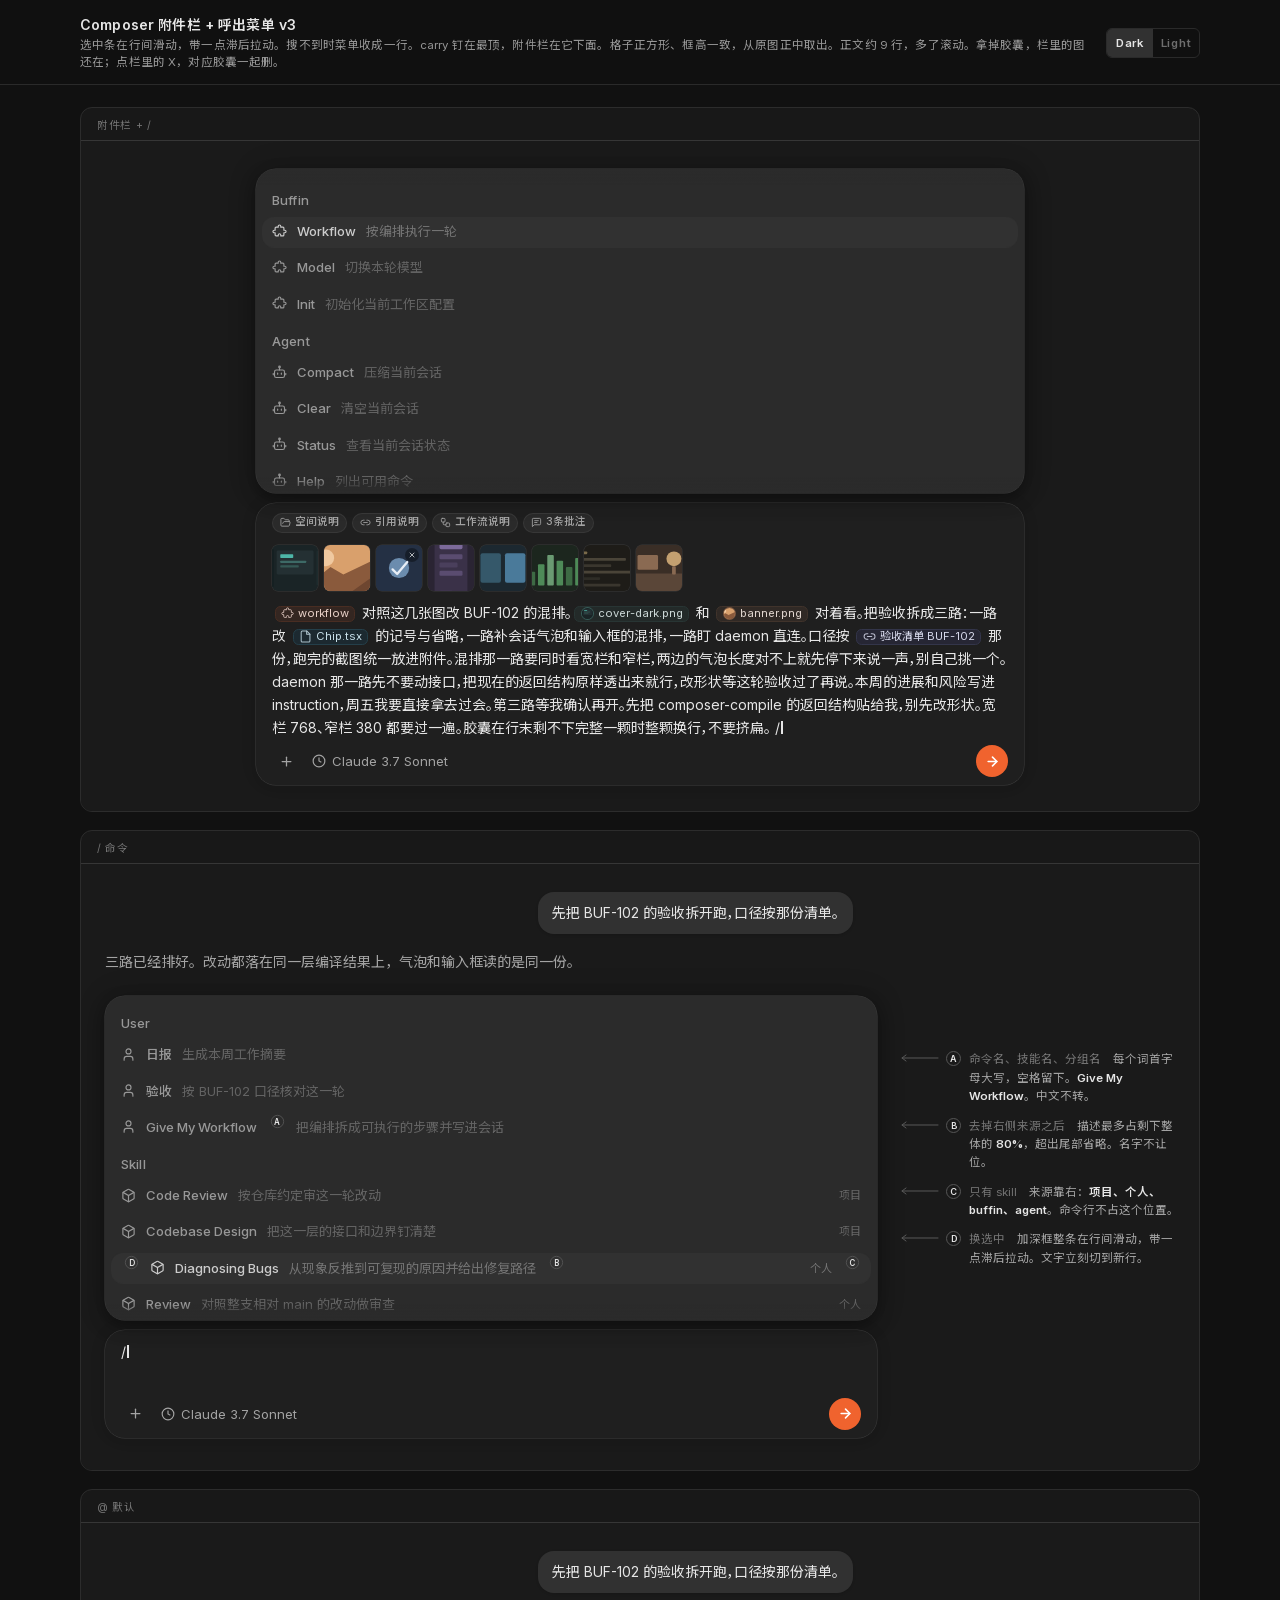
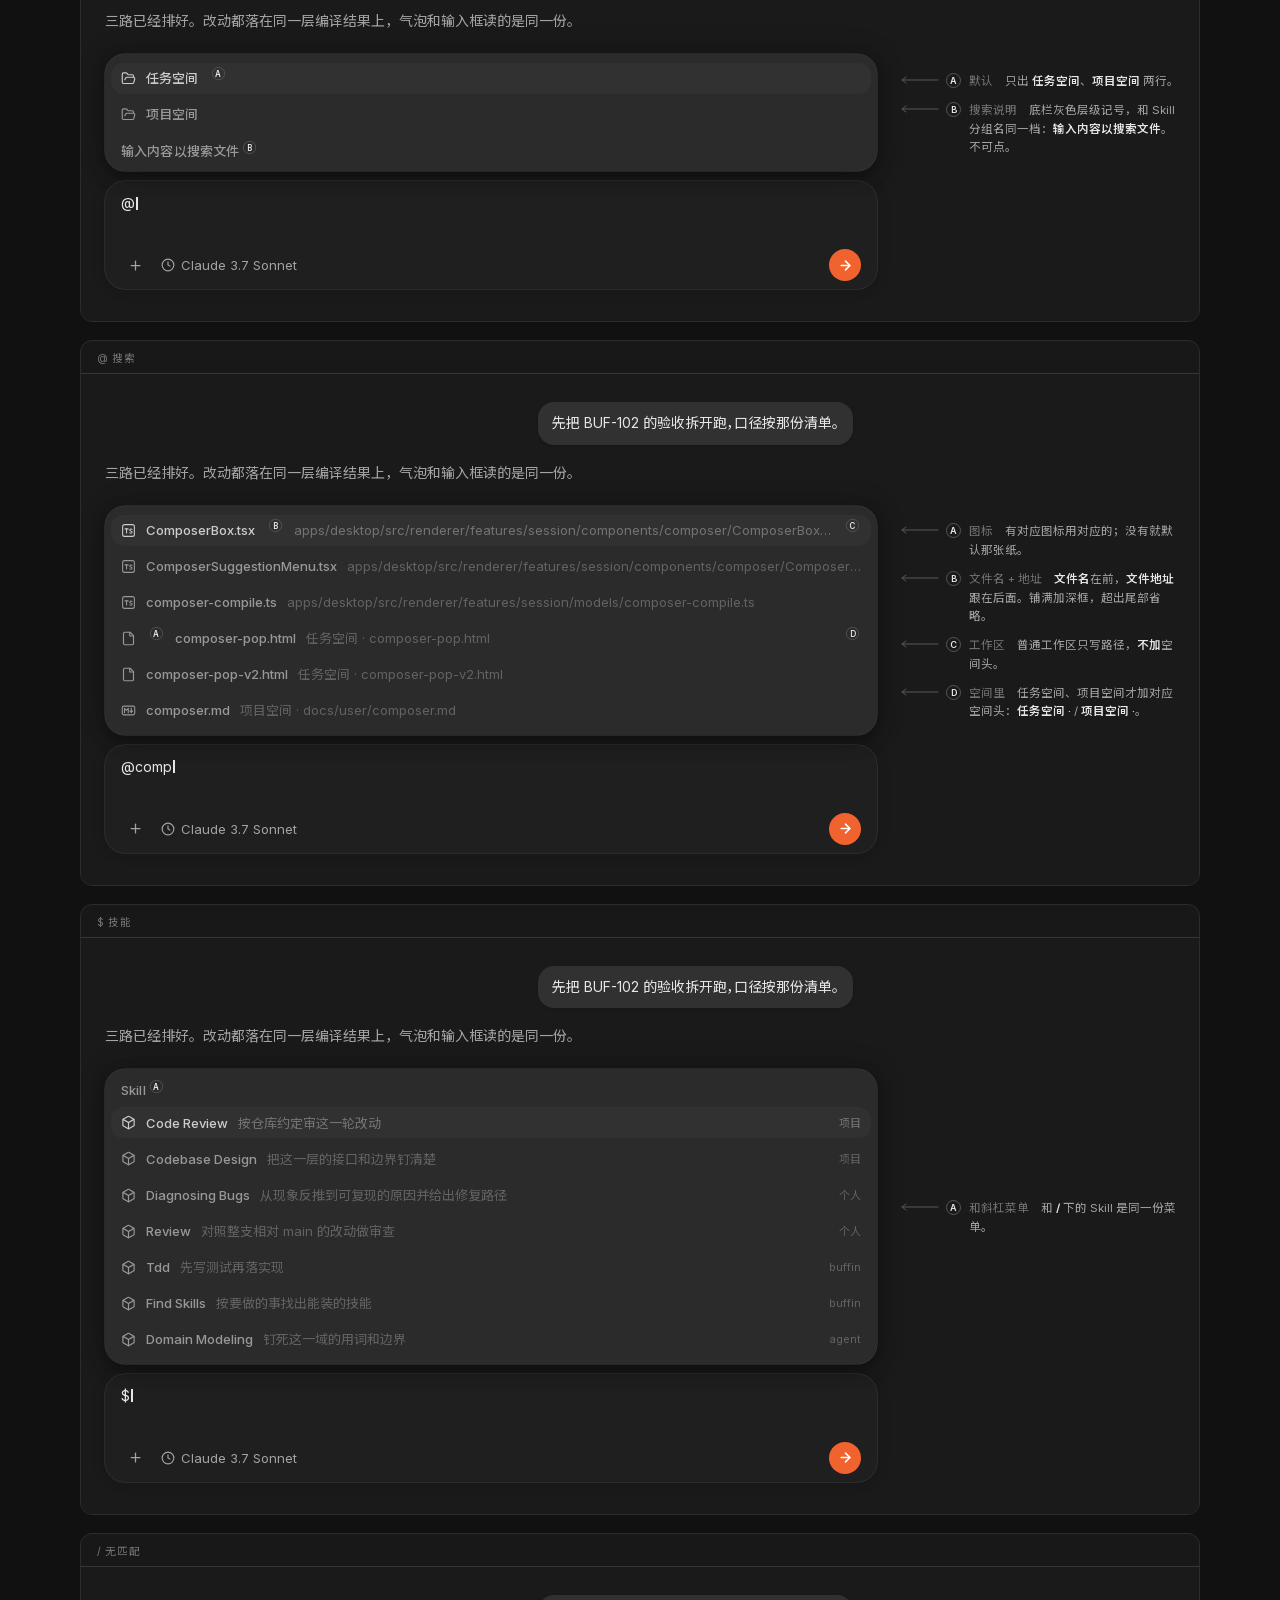
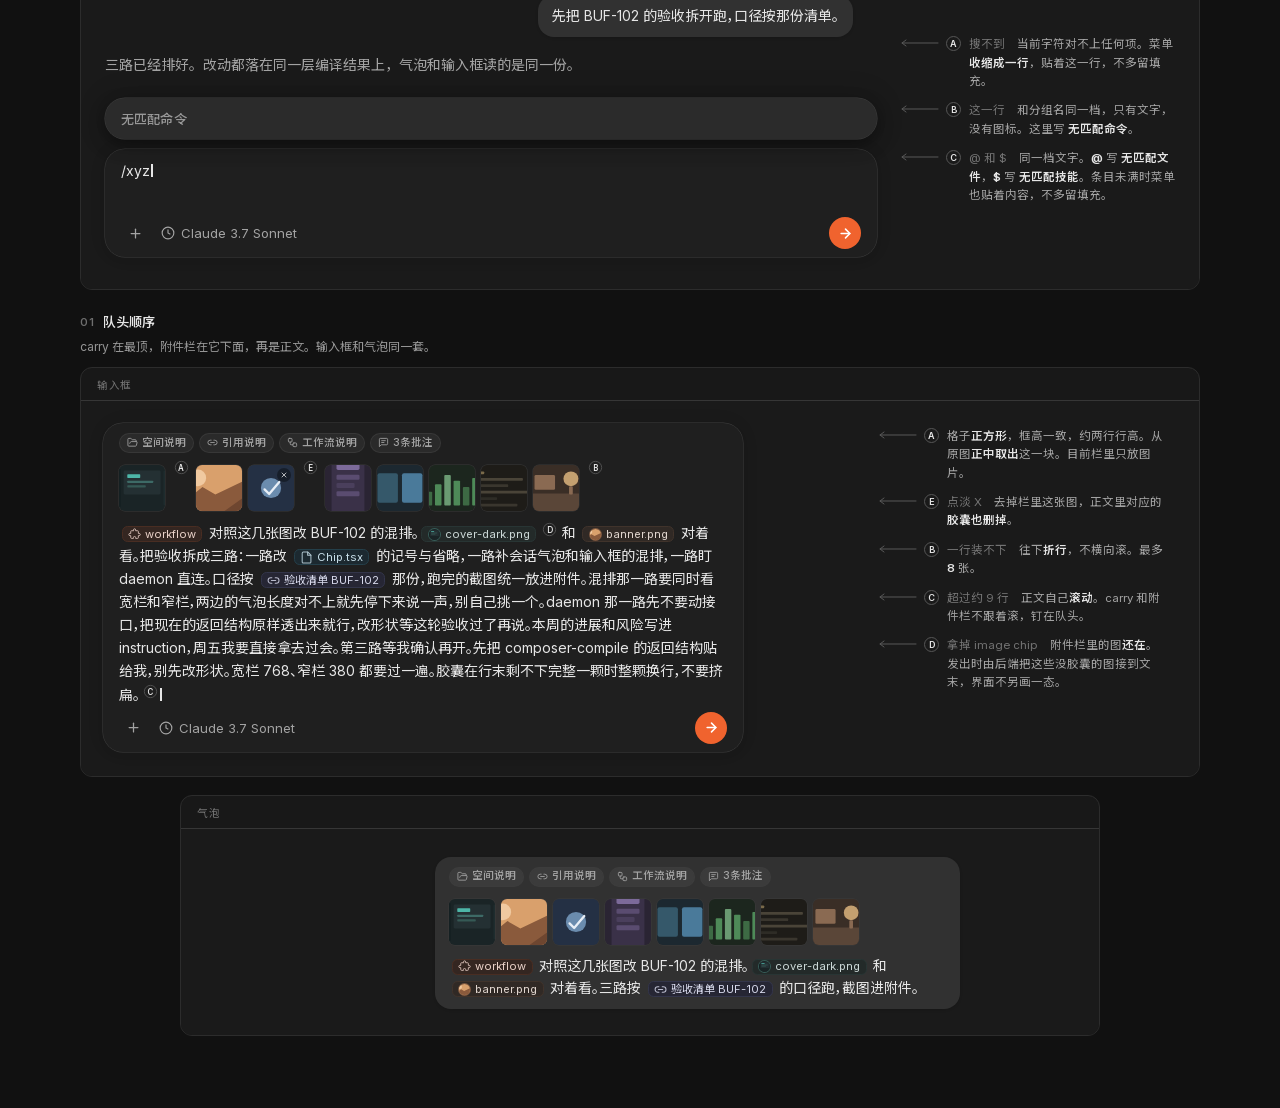
<file: plan-ui-preview/references/sources/composer-attachments-menu-v3.html>
<!DOCTYPE html>
<html lang="zh-CN" data-theme="dark">
<head>
  <meta charset="UTF-8" />
  <meta name="viewport" content="width=device-width, initial-scale=1.0" />
  <title>Composer 附件栏 + 呼出菜单 v3</title>
  <!-- 本地来源副本：Composer 附件栏 + 呼出菜单 v3；下载日期：2026-10-02；原始 HTML SHA256：c64abb49e396e51811e9ced9ad57a37bb5bd58f02d5c954127f127b3cc16d0ab。仅本地化字体资源并移除 preconnect；原始布局、文案、样式和交互代码保留。 -->
  <link href="assets/fonts/google-fonts.css" rel="stylesheet" />
  <style>
    :root {
      font-size: 16px;
      --font-sans: "Inter", "Noto Sans SC", -apple-system, BlinkMacSystemFont, "Segoe UI", "PingFang SC", "Hiragino Sans GB", "Microsoft YaHei", sans-serif;
      --font-mono: "JetBrains Mono", ui-monospace, "SF Mono", Menlo, Consolas, monospace;
      --radius-control: 4px;
      --radius-container: 6px;
      --radius-card: 8px;
      --radius-message: 16px;
      --radius-composer: 20px;
      --radius-pill: 9999px;
      --pop-gap: 10px;
      --att-h: 46px;
    }
    * { box-sizing: border-box; margin: 0; padding: 0; }

    [data-theme="dark"] {
      color-scheme: dark;
      --page: 17, 17, 17;
      --page-ink: 230, 230, 230;
      --page-ink-soft: 150, 150, 150;
      --page-ink-faint: 110, 110, 110;
      --page-rule: 42, 42, 42;
      --palette-content: 31, 31, 31;
      --palette-canvas: 26, 26, 26;
      --palette-chrome: 24, 24, 24;
      --palette-composer: 31, 31, 31;
      --palette-muted: 49, 49, 49;
      --palette-card-edge: 44, 44, 44;
      --palette-border: 62, 62, 62;
      --palette-border-soft: 54, 54, 54;
      --palette-border-strong: 86, 86, 86;
      --palette-ink: 230, 230, 230;
      --palette-ink-soft: 163, 163, 163;
      --palette-ink-faint: 115, 115, 115;
      --palette-command: 204, 204, 204;
      --palette-command-muted: 152, 152, 152;
      --palette-accent: 240, 99, 46;
      --shadow-composer: 0 0 0 0.5px rgb(var(--palette-border)), 0 3px 7.5px rgba(0,0,0,0.04), 0 0 20px rgba(0,0,0,0.05);
      --palette-overlay: 43, 43, 43;
      --shadow-overlay: 0 0 0 0.5px rgb(var(--palette-border)), 0 6px 16px rgba(0,0,0,0.34), 0 0 28px rgba(0,0,0,0.22);
    }
    [data-theme="light"] {
      color-scheme: light;
      --page: 236, 236, 239;
      --page-ink: 24, 25, 28;
      --page-ink-soft: 85, 88, 95;
      --page-ink-faint: 130, 133, 140;
      --page-rule: 216, 217, 221;
      --palette-content: 255, 255, 255;
      --palette-canvas: 255, 255, 255;
      --palette-chrome: 248, 248, 250;
      --palette-composer: 255, 255, 255;
      --palette-muted: 244, 244, 247;
      --palette-card-edge: 236, 238, 241;
      --palette-border: 228, 229, 233;
      --palette-border-soft: 238, 239, 242;
      --palette-border-strong: 176, 178, 184;
      --palette-ink: 20, 21, 24;
      --palette-ink-soft: 70, 75, 84;
      --palette-ink-faint: 120, 125, 134;
      --palette-command: 48, 49, 52;
      --palette-command-muted: 108, 110, 116;
      --palette-accent: 217, 72, 28;
      --shadow-composer: 0 0 0 0.5px rgb(var(--palette-border)), 0 3px 7.5px rgba(0,0,0,0.04), 0 0 20px rgba(0,0,0,0.05);
      --palette-overlay: 255, 255, 255;
      --shadow-overlay: 0 0 0 0.5px rgb(var(--palette-border)), 0 6px 16px rgba(0,0,0,0.07), 0 0 28px rgba(0,0,0,0.05);
    }

    body {
      font-family: var(--font-sans);
      background: rgb(var(--page));
      color: rgb(var(--page-ink));
      padding: 0 24px 72px;
      -webkit-font-smoothing: antialiased;
      font-synthesis: none;
      text-autospace: normal;
    }

    .top {
      position: sticky;
      top: 0;
      z-index: 80;
      margin: 0 -24px 22px;
      padding: 14px 24px 12px;
      background: rgba(var(--page), 0.88);
      backdrop-filter: blur(10px);
      -webkit-backdrop-filter: blur(10px);
      border-bottom: 1px solid rgb(var(--page-rule));
    }
    .top-in {
      max-width: 1120px;
      margin: 0 auto;
      display: flex;
      align-items: center;
      gap: 16px;
    }
    .top h1 {
      flex: 1;
      min-width: 0;
      font-size: 14px;
      font-weight: 600;
      letter-spacing: 0.01em;
    }
    .top h1 small {
      display: block;
      margin-top: 3px;
      font-size: 11.5px;
      font-weight: 400;
      line-height: 1.5;
      color: rgb(var(--page-ink-soft));
    }
    .theme-dock {
      flex-shrink: 0;
      display: flex;
      border-radius: var(--radius-container);
      overflow: hidden;
      border: 1px solid rgb(var(--page-rule));
    }
    .theme-btn {
      width: 46px;
      height: 28px;
      border: 0;
      background: transparent;
      color: rgb(var(--page-ink-faint));
      font-family: inherit;
      font-size: 11.5px;
      font-weight: 600;
      letter-spacing: 0.06em;
      cursor: pointer;
    }
    .theme-btn.is-on {
      background: rgb(var(--palette-muted));
      color: rgb(var(--palette-ink));
    }

    .sec {
      max-width: 1120px;
      margin: 0 auto 10px;
      padding-top: 22px;
    }
    .sec h2 {
      font-size: 13px;
      font-weight: 600;
      letter-spacing: 0.01em;
    }
    .sec h2 b {
      display: inline-block;
      margin-right: 8px;
      font-size: 10.5px;
      font-weight: 600;
      letter-spacing: 0.1em;
      color: rgb(var(--page-ink-faint));
      vertical-align: 1px;
    }
    .sec p {
      margin-top: 6px;
      max-width: 82ch;
      font-size: 12px;
      line-height: 1.65;
      color: rgb(var(--page-ink-soft));
    }

    .board {
      max-width: 920px;
      margin: 0 auto;
      border-radius: 12px;
      overflow: hidden;
      border: 1px solid rgb(var(--palette-card-edge));
      background: rgb(var(--palette-chrome));
    }
    .board.is-noted { max-width: 1120px; }
    .board + .board { margin-top: 18px; }
    .board-label {
      font-size: 10.5px;
      letter-spacing: 0.06em;
      text-transform: uppercase;
      color: rgb(var(--palette-ink-faint));
      padding: 9px 16px 8px;
      border-bottom: 1px solid rgb(var(--palette-border-soft));
    }
    .work {
      background: rgb(var(--palette-canvas));
      color: rgb(var(--palette-ink));
    }
    .work.is-session {
      display: flex;
      flex-direction: column;
      min-height: 0;
    }
    .work.is-shot { padding: 28px 24px 26px; }
    .work.is-noted.is-shot {
      display: grid;
      grid-template-columns: minmax(0, 1fr) 300px;
      gap: 22px;
      align-items: start;
      padding: 22px 22px 24px;
    }
    .noted-row {
      display: grid;
      grid-template-columns: minmax(0, 1fr) 300px;
      gap: 22px;
      align-items: center;
      padding-bottom: 16px;
    }
    .noted-row .composer-seat { padding-right: 0; }

    .session {
      width: 100%;
      max-width: 768px;
      margin: 0 auto;
      flex: 1;
      min-height: 0;
      display: flex;
      flex-direction: column;
    }
    .noted-row .session { margin: 0; max-width: none; }
    .shot-col {
      width: 100%;
      max-width: 640px;
      margin: 0 auto;
      display: flex;
      flex-direction: column;
    }
    .work.is-noted .shot-col { margin: 0; }
    .shot-col.is-bubble { align-items: flex-end; max-width: 640px; }

    .transcript {
      flex: 0 0 auto;
      min-height: 0;
      padding: 28px 24px 18px;
      display: flex;
      flex-direction: column;
      gap: 16px;
    }
    .msg-user-row {
      align-self: flex-end;
      display: flex;
      flex-direction: column;
      align-items: flex-end;
      max-width: 82%;
      min-width: 0;
    }
    .msg-user-bubble {
      background: rgb(var(--palette-muted));
      border-radius: var(--radius-message);
      padding: 10px 14px;
      color: rgb(var(--palette-ink));
      font-size: 14px;
      line-height: 1.6;
      max-width: 100%;
      min-width: 0;
      overflow: hidden;
      box-shadow: 0 1px 3px rgba(0, 0, 0, 0.12);
      font-synthesis: none;
      text-autospace: normal;
      font-feature-settings: "palt" 1;
      overflow-wrap: anywhere;
      word-break: break-word;
    }
    .msg-agent {
      max-width: 88%;
      font-size: 14px;
      line-height: 1.65;
      color: rgb(var(--palette-ink-soft));
    }

    .composer-seat { padding: 4px 24px 16px; flex-shrink: 0; }
    .composer-stack {
      position: relative;
      display: flex;
      flex-direction: column;
      align-items: stretch;
      gap: var(--pop-gap);
    }
    .composer-shell {
      border-radius: var(--radius-composer);
      background: rgb(var(--palette-composer));
      padding: 10px 0 8px;
      box-shadow: var(--shadow-composer);
    }
    .composer-gutter { padding-inline: 16px; }
    .composer-box {
      min-height: 52px;
      font-size: 14px;
      line-height: 1.65;
      color: rgb(var(--palette-ink));
      font-synthesis: none;
      text-autospace: normal;
      font-feature-settings: "palt" 1;
      overflow-wrap: anywhere;
      word-break: break-word;
      min-width: 0;
    }
    .composer-box.is-long {
      max-height: calc(1.65em * 9);
      overflow-y: auto;
      overflow-x: hidden;
      scrollbar-width: thin;
      scrollbar-color: rgb(var(--palette-border)) transparent;
    }
    .composer-pill-row {
      display: flex;
      align-items: center;
      gap: 4px;
      padding-top: 6px;
    }
    .pill-btn, .pill-btn-icon {
      display: inline-flex;
      align-items: center;
      gap: 6px;
      height: 28px;
      padding: 0 8px;
      border-radius: var(--radius-pill);
      border: none;
      background: transparent;
      color: rgb(var(--palette-ink-soft));
      font-size: 13px;
      font-family: inherit;
    }
    .pill-btn-icon { width: 28px; padding: 0; justify-content: center; }
    .pill-spacer { flex: 1; }
    .btn-send {
      width: 32px;
      height: 32px;
      border-radius: var(--radius-pill);
      border: none;
      background: rgb(var(--palette-accent));
      color: #fff;
      display: inline-flex;
      align-items: center;
      justify-content: center;
    }
    .caret {
      display: inline-block;
      width: 1.5px;
      height: 0.92em;
      margin: 0 0 0 1px;
      background: currentColor;
      vertical-align: -0.08em;
      flex-shrink: 0;
      animation: blink 1.1s steps(1) infinite;
    }
    @keyframes blink { 50% { opacity: 0; } }
    @media (prefers-reduced-motion: reduce) {
      .caret { animation: none; }
      .row-hl { transition: none !important; }
    }

    .pop {
      --pop-fade: 16px;
      position: relative;
      width: 100%;
      max-height: calc(var(--composer-h, 108px) * 3);
      overflow: hidden;
      border-radius: var(--radius-composer);
      background: rgb(var(--palette-overlay));
      box-shadow: var(--shadow-overlay);
      color: rgb(var(--palette-ink));
    }
    .pop::before,
    .pop::after {
      content: "";
      position: absolute;
      left: 0;
      right: 0;
      height: var(--pop-fade);
      pointer-events: none;
      z-index: 3;
    }
    .pop::before {
      top: 0;
      background: linear-gradient(to bottom, rgb(var(--palette-overlay)) 0%, rgba(var(--palette-overlay), 0) 100%);
    }
    .pop::after {
      bottom: 0;
      background: linear-gradient(to top, rgb(var(--palette-overlay)) 0%, rgba(var(--palette-overlay), 0) 100%);
    }
    .pop-list {
      position: relative;
      max-height: inherit;
      overflow-y: auto;
      overflow-x: hidden;
      overscroll-behavior: contain;
      scrollbar-width: thin;
      scrollbar-color: rgb(var(--palette-border)) transparent;
      padding: 16px 0;
    }
    .row-hl {
      position: absolute;
      top: 0;
      left: 0;
      z-index: 0;
      border-radius: 12px;
      background: rgb(var(--palette-muted));
      pointer-events: none;
      opacity: 0;
      will-change: transform, width, height;
    }
    .group + .group .group-label { padding-top: 10.8px; }
    .group-label,
    .pop-hint {
      position: relative;
      z-index: 1;
      padding: 7.2px 16px 5.4px;
      font-size: 13px;
      font-weight: 500;
      line-height: 1.26;
      letter-spacing: 0.01em;
      color: rgb(var(--palette-command-muted));
    }
    .pop-hint { padding-top: 10.8px; pointer-events: none; }
    .row {
      position: relative;
      z-index: 1;
      min-width: 0;
      padding: 2.7px 6px;
      cursor: default;
    }
    .row-inner {
      display: flex;
      align-items: center;
      gap: 10px;
      min-width: 0;
      padding: 7.2px 10px;
      border-radius: 12px;
    }
    .row-body {
      flex: 1;
      min-width: 0;
      display: flex;
      align-items: center;
      gap: 10px;
    }
    .row-icon {
      flex: none;
      width: 15px;
      height: 15px;
      color: rgb(var(--palette-command-muted));
    }
    .row-icon svg { display: block; width: 15px; height: 15px; }
    .row-name {
      flex: 0 1 auto;
      min-width: 0;
      overflow: hidden;
      text-overflow: ellipsis;
      white-space: nowrap;
      font-size: 13px;
      font-weight: 500;
      line-height: 1.26;
      color: rgb(var(--palette-command-muted));
    }
    .row.is-on .row-icon,
    .row.is-on .row-name { color: rgb(var(--palette-command)); }
    .row-desc {
      flex: 0 1 auto;
      max-width: 80%;
      min-width: 0;
      overflow: hidden;
      text-overflow: ellipsis;
      white-space: nowrap;
      font-size: 13px;
      font-weight: 400;
      line-height: 1.26;
      color: rgb(var(--palette-ink-faint));
      opacity: 0.78;
    }
    .row-origin {
      flex: none;
      margin-left: auto;
      padding-left: 12px;
      font-size: 11px;
      font-weight: 400;
      line-height: 1.3;
      color: rgb(var(--palette-ink-faint));
      white-space: nowrap;
      opacity: 0.78;
    }
    .row.is-on .row-desc,
    .row.is-on .row-origin { opacity: 1; }
    .row.is-file .row-body { flex: 1; min-width: 0; }
    .row.is-file .row-name { flex: 0 0 auto; max-width: 100%; }
    .row.is-file .row-desc { flex: 1 1 0; min-width: 0; max-width: none; }

    .pop.is-hug::before,
    .pop.is-hug::after,
    .pop.is-empty::before,
    .pop.is-empty::after { display: none; }
    .pop.is-hug .pop-list,
    .pop.is-empty .pop-list {
      overflow: hidden;
      padding: 6px 0;
    }
    .pop.is-empty { max-height: none; }

    [data-theme="dark"] .tone-command {
      background: color-mix(in srgb, rgb(var(--palette-composer)) 90%, rgb(240, 99, 46) 10%);
      border: 1px solid color-mix(in srgb, rgb(var(--palette-composer)) 80%, rgb(240, 99, 46) 20%);
      color: color-mix(in srgb, rgb(var(--palette-ink)) 83%, #f0632e 17%);
    }
    [data-theme="light"] .tone-command {
      background: color-mix(in srgb, rgb(var(--palette-composer)) 92%, #d9481c 8%);
      border: 1px solid color-mix(in srgb, rgb(var(--palette-composer)) 85%, rgb(217, 72, 28) 15%);
      color: color-mix(in srgb, #18191c 70%, #d9481c 30%);
    }
    [data-theme="dark"] .tone-file {
      background: color-mix(in srgb, rgb(var(--palette-composer)) 90%, rgb(2, 132, 199) 10%);
      border: 1px solid color-mix(in srgb, rgb(var(--palette-composer)) 80%, rgb(56, 189, 248) 20%);
      color: color-mix(in srgb, rgb(var(--palette-ink)) 83%, #38bdf8 17%);
    }
    [data-theme="light"] .tone-file {
      background: color-mix(in srgb, rgb(var(--palette-composer)) 92%, #0284c7 8%);
      border: 1px solid color-mix(in srgb, rgb(var(--palette-composer)) 85%, rgb(2, 132, 199) 15%);
      color: color-mix(in srgb, #18191c 70%, #0284c7 30%);
    }
    [data-theme="dark"] .tone-ref {
      background: color-mix(in srgb, rgb(var(--palette-composer)) 90%, rgb(99, 102, 241) 10%);
      border: 1px solid color-mix(in srgb, rgb(var(--palette-composer)) 80%, rgb(129, 140, 248) 20%);
      color: color-mix(in srgb, rgb(var(--palette-ink)) 83%, #818cf8 17%);
    }
    [data-theme="light"] .tone-ref {
      background: color-mix(in srgb, rgb(var(--palette-composer)) 92%, #4f46e5 8%);
      border: 1px solid color-mix(in srgb, rgb(var(--palette-composer)) 85%, rgb(79, 70, 229) 15%);
      color: color-mix(in srgb, #18191c 70%, #4f46e5 30%);
    }
    [data-theme="dark"] .tone-image {
      --img-accent: #8a8a8a;
      background: color-mix(in srgb, rgb(var(--palette-composer)) 90%, var(--img-accent) 10%);
      border: 1px solid color-mix(in srgb, rgb(var(--palette-composer)) 80%, var(--img-accent) 20%);
      color: color-mix(in srgb, rgb(var(--palette-ink)) 83%, var(--img-accent) 17%);
    }
    [data-theme="light"] .tone-image {
      --img-accent: #52525b;
      background: color-mix(in srgb, rgb(var(--palette-composer)) 92%, var(--img-accent) 8%);
      border: 1px solid color-mix(in srgb, rgb(var(--palette-composer)) 85%, var(--img-accent) 15%);
      color: color-mix(in srgb, #18191c 70%, var(--img-accent) 30%);
    }

    .chip {
      display: inline-flex;
      height: 1.41em;
      max-width: 100%;
      min-width: 0;
      align-items: center;
      gap: 0.33em;
      border-radius: 0.5em;
      padding: 0 0.5em;
      font-weight: 400;
      line-height: 1;
      vertical-align: middle;
      font-size: 0.80em;
      white-space: nowrap;
      margin: 1px 2.5px;
      box-sizing: border-box;
      overflow: hidden;
      font-synthesis: none;
    }
    .chip .chip-icon-box,
    .chip .ico,
    .chip svg {
      display: inline-flex;
      align-items: center;
      justify-content: center;
      width: 1.17em;
      height: 1.17em;
      flex-shrink: 0;
      color: currentColor;
      opacity: 0.92;
    }
    .chip svg { display: block; }
    .chip .chip-thumb-wrap {
      display: inline-flex;
      align-items: center;
      justify-content: center;
      width: 1.17em;
      height: 1.17em;
      flex-shrink: 0;
      border-radius: 999px;
      overflow: hidden;
      background: color-mix(in srgb, var(--img-accent, rgb(var(--palette-ink))) 22%, transparent);
      border: 1px solid color-mix(in srgb, var(--img-accent, rgb(var(--palette-ink))) 38%, transparent);
      box-sizing: border-box;
    }
    .chip .chip-thumb-wrap .thumb {
      width: 100%;
      height: 100%;
      object-fit: cover;
      display: block;
    }
    .chip .lbl {
      display: block;
      line-height: 1.15;
      font-weight: 400;
      min-width: 0;
      overflow: hidden;
      text-overflow: ellipsis;
      white-space: nowrap;
    }
    .chip > .lbl { flex: 0 1 auto; max-width: 16em; }
    .msg-user-bubble .chip:not(.is-expanded) { max-width: min(100%, 261px); }

    .composer-carry-strip,
    .msg-user-carries { position: relative; min-width: 0; }
    .composer-carry-strip {
      --carry-fade: rgb(var(--palette-composer));
      padding-bottom: 6px;
      margin-bottom: 6px;
    }
    .msg-user-carries {
      --carry-fade: rgb(var(--palette-muted));
      padding-bottom: 6px;
      margin-bottom: 6px;
    }
    .composer-carry-row {
      display: flex;
      min-width: 0;
      width: 100%;
      flex-wrap: nowrap;
      overflow-x: auto;
      overflow-y: hidden;
      align-items: center;
      gap: 5px;
      scrollbar-width: none;
    }
    .composer-carry-row::-webkit-scrollbar { display: none; }
    .carry-pill {
      display: inline-flex;
      min-width: 0;
      flex-shrink: 0;
      align-items: center;
      gap: 4px;
      border-radius: var(--radius-pill);
      padding: 2px 7px;
      height: 20px;
      font-size: 10.5px;
      font-weight: 500;
      line-height: 1.2;
      background: rgba(255, 255, 255, 0.05);
      border: 1px solid rgba(var(--palette-border), 0.7);
      color: rgb(var(--palette-ink-soft));
      user-select: none;
      white-space: nowrap;
      box-sizing: border-box;
    }
    [data-theme="light"] .carry-pill {
      background: rgba(0, 0, 0, 0.035);
      border-color: rgba(var(--palette-border), 0.85);
      color: rgb(var(--palette-ink));
    }
    .carry-pill .icon {
      display: inline-flex;
      align-items: center;
      justify-content: center;
      flex-shrink: 0;
      width: 11px;
      height: 11px;
      color: currentColor;
    }
    .carry-pill .icon svg { width: 11px; height: 11px; display: block; }
    .carry-pill .label { font-size: 10.5px; line-height: 1.2; }

    .composer-attach-strip,
    .msg-user-attach { position: relative; min-width: 0; }
    .composer-attach-strip { padding-bottom: 8px; margin-bottom: 2px; }
    .msg-user-attach { padding-bottom: 8px; margin-bottom: 2px; }
    .composer-attach-row {
      display: flex;
      flex-wrap: wrap;
      align-items: flex-start;
      gap: 6px;
      min-width: 0;
    }
    .att {
      position: relative;
      display: block;
      width: var(--att-h);
      height: var(--att-h);
      flex: 0 0 auto;
      border-radius: var(--radius-container);
      overflow: hidden;
      background: rgb(var(--palette-muted));
      box-shadow: 0 0 0 0.5px rgba(var(--palette-border), 0.85);
    }
    .att img {
      display: block;
      width: 100%;
      height: 100%;
      object-fit: cover;
      object-position: center;
    }
    .att-x {
      position: absolute;
      top: 3px;
      right: 3px;
      width: 14px;
      height: 14px;
      border: 0;
      border-radius: 999px;
      padding: 0;
      display: flex;
      align-items: center;
      justify-content: center;
      background: rgba(0, 0, 0, 0.38);
      color: rgba(255, 255, 255, 0.78);
      opacity: 0;
      pointer-events: none;
      cursor: pointer;
    }
    .att:hover .att-x,
    .att.is-hov .att-x { opacity: 1; }
    .att-x svg { width: 8px; height: 8px; display: block; }
    .msg-user-attach .att-x { display: none; }

    .spec-notes {
      list-style: none;
      display: flex;
      flex-direction: column;
      gap: 11px;
      padding: 4px 8px 8px 0;
      min-width: 0;
    }
    .noted-row .spec-notes { padding: 0 18px 0 0; }
    .spec-notes li {
      display: grid;
      grid-template-columns: 40px 16px minmax(0, 1fr);
      align-items: start;
      gap: 7px;
      font-size: 11.5px;
      line-height: 1.6;
      color: rgb(var(--palette-ink-soft));
    }
    .spec-notes .arrow {
      width: 40px;
      height: 16px;
      margin-top: 1px;
      color: rgb(var(--palette-ink-faint));
      opacity: 0.7;
    }
    .spec-notes .arrow svg { width: 40px; height: 8px; display: block; margin-top: 4px; }
    .spec-notes b { color: rgb(var(--palette-ink)); font-weight: 600; }
    .spec-notes .cond { color: rgb(var(--palette-ink-faint)); }
    .pin {
      display: inline-flex;
      align-items: center;
      justify-content: center;
      width: 15px;
      height: 15px;
      flex-shrink: 0;
      border-radius: 999px;
      border: 1px solid rgb(var(--palette-border-strong));
      background: rgb(var(--palette-canvas));
      color: rgb(var(--palette-ink));
      font-size: 9px;
      font-weight: 600;
      letter-spacing: 0;
      line-height: 1;
      font-family: var(--font-sans);
    }
    .spec-notes .pin { margin-top: 1px; }
    .pin-in {
      position: relative;
      top: -0.55em;
      margin: 0 1px 0 3px;
      transform: scale(0.88);
      background: rgb(var(--palette-overlay));
    }
    .row.is-on .pin-in { background: rgb(var(--palette-muted)); }
    .composer-shell .pin-in { background: rgb(var(--palette-composer)); }

    @media (max-width: 1100px) {
      .work.is-noted.is-shot,
      .noted-row { grid-template-columns: minmax(0, 1fr); gap: 16px; }
      .noted-row .spec-notes { padding: 0 16px 8px; }
      .spec-notes li { grid-template-columns: 16px minmax(0, 1fr); gap: 8px; }
      .spec-notes .arrow { display: none; }
    }
  </style>
</head>
<body>
  <header class="top">
    <div class="top-in">
      <h1>
        Composer 附件栏 + 呼出菜单 v3
        <small>选中条在行间滑动，带一点滞后拉动。搜不到时菜单收成一行。carry 钉在最顶，附件栏在它下面。格子正方形、框高一致，从原图正中取出。正文约 9 行，多了滚动。拿掉胶囊，栏里的图还在；点栏里的 X，对应胶囊一起删。</small>
      </h1>
      <div class="theme-dock" role="group" aria-label="主题">
        <button class="theme-btn is-on" type="button" data-theme-set="dark">Dark</button>
        <button class="theme-btn" type="button" data-theme-set="light">Light</button>
      </div>
    </div>
  </header>

  <section class="board is-noted" id="board-together">
    <div class="board-label">附件栏 + /</div>
    <div class="work is-shot" data-shot="together"></div>
  </section>

  <section class="board is-noted" id="board-slash">
    <div class="board-label">/ 命令</div>
    <div class="work is-session">
      <div class="noted-row">
        <div class="session">
          <div class="transcript">
            <div class="msg-user-row">
              <div class="msg-user-bubble">先把 BUF-102 的验收拆开跑，口径按那份清单。</div>
            </div>
            <div class="msg-agent">三路已经排好。改动都落在同一层编译结果上，气泡和输入框读的是同一份。</div>
          </div>
          <div class="composer-seat">
            <div class="composer-stack" data-composer>
              <div class="pop" role="listbox" aria-label="命令">
                <div class="pop-list" id="pop-list-slash"></div>
              </div>
              <div class="composer-shell">
                <div class="composer-box composer-gutter">/<span class="caret"></span></div>
                <div class="composer-gutter composer-pill-row" data-pills></div>
              </div>
            </div>
          </div>
        </div>
        <ul class="spec-notes" id="notes-slash"></ul>
      </div>
    </div>
  </section>

  <section class="board is-noted" id="board-at">
    <div class="board-label">@ 默认</div>
    <div class="work is-session">
      <div class="noted-row">
        <div class="session">
          <div class="transcript">
            <div class="msg-user-row">
              <div class="msg-user-bubble">先把 BUF-102 的验收拆开跑，口径按那份清单。</div>
            </div>
            <div class="msg-agent">三路已经排好。改动都落在同一层编译结果上，气泡和输入框读的是同一份。</div>
          </div>
          <div class="composer-seat">
            <div class="composer-stack" data-composer>
              <div class="pop" role="listbox" aria-label="空间">
                <div class="pop-list" id="pop-list-at"></div>
              </div>
              <div class="composer-shell">
                <div class="composer-box composer-gutter">@<span class="caret"></span></div>
                <div class="composer-gutter composer-pill-row" data-pills></div>
              </div>
            </div>
          </div>
        </div>
        <ul class="spec-notes" id="notes-at"></ul>
      </div>
    </div>
  </section>

  <section class="board is-noted" id="board-at-search">
    <div class="board-label">@ 搜索</div>
    <div class="work is-session">
      <div class="noted-row">
        <div class="session">
          <div class="transcript">
            <div class="msg-user-row">
              <div class="msg-user-bubble">先把 BUF-102 的验收拆开跑，口径按那份清单。</div>
            </div>
            <div class="msg-agent">三路已经排好。改动都落在同一层编译结果上，气泡和输入框读的是同一份。</div>
          </div>
          <div class="composer-seat">
            <div class="composer-stack" data-composer>
              <div class="pop" role="listbox" aria-label="文件">
                <div class="pop-list" id="pop-list-at-search"></div>
              </div>
              <div class="composer-shell">
                <div class="composer-box composer-gutter">@comp<span class="caret"></span></div>
                <div class="composer-gutter composer-pill-row" data-pills></div>
              </div>
            </div>
          </div>
        </div>
        <ul class="spec-notes" id="notes-at-search"></ul>
      </div>
    </div>
  </section>

  <section class="board is-noted" id="board-dollar">
    <div class="board-label">$ 技能</div>
    <div class="work is-session">
      <div class="noted-row">
        <div class="session">
          <div class="transcript">
            <div class="msg-user-row">
              <div class="msg-user-bubble">先把 BUF-102 的验收拆开跑，口径按那份清单。</div>
            </div>
            <div class="msg-agent">三路已经排好。改动都落在同一层编译结果上，气泡和输入框读的是同一份。</div>
          </div>
          <div class="composer-seat">
            <div class="composer-stack" data-composer>
              <div class="pop" role="listbox" aria-label="技能">
                <div class="pop-list" id="pop-list-dollar"></div>
              </div>
              <div class="composer-shell">
                <div class="composer-box composer-gutter">$<span class="caret"></span></div>
                <div class="composer-gutter composer-pill-row" data-pills></div>
              </div>
            </div>
          </div>
        </div>
        <ul class="spec-notes" id="notes-dollar"></ul>
      </div>
    </div>
  </section>

  <section class="board is-noted" id="board-empty">
    <div class="board-label">/ 无匹配</div>
    <div class="work is-session">
      <div class="noted-row">
        <div class="session">
          <div class="transcript">
            <div class="msg-user-row">
              <div class="msg-user-bubble">先把 BUF-102 的验收拆开跑，口径按那份清单。</div>
            </div>
            <div class="msg-agent">三路已经排好。改动都落在同一层编译结果上，气泡和输入框读的是同一份。</div>
          </div>
          <div class="composer-seat">
            <div class="composer-stack" data-composer>
              <div class="pop is-empty" role="listbox" aria-label="命令">
                <div class="pop-list" id="pop-list-empty"></div>
              </div>
              <div class="composer-shell">
                <div class="composer-box composer-gutter">/xyz<span class="caret"></span></div>
                <div class="composer-gutter composer-pill-row" data-pills></div>
              </div>
            </div>
          </div>
        </div>
        <ul class="spec-notes" id="notes-empty"></ul>
      </div>
    </div>
  </section>

  <div class="sec" id="sec-attach">
    <h2><b>01</b>队头顺序</h2>
    <p>carry 在最顶，附件栏在它下面，再是正文。输入框和气泡同一套。</p>
  </div>
  <section class="board is-noted" id="board-composer">
    <div class="board-label">输入框</div>
    <div class="work is-shot is-noted">
      <div class="shot-col" data-shot="composer"></div>
      <ul class="spec-notes" id="notes-attach"></ul>
    </div>
  </section>
  <section class="board" id="board-bubble">
    <div class="board-label">气泡</div>
    <div class="work is-shot">
      <div class="shot-col is-bubble" data-shot="bubble"></div>
    </div>
  </section>
  <script>
    (function () {
      const ICO = {
        plugin: '<svg viewBox="0 0 24 24" fill="none" stroke="currentColor" stroke-width="1.8" stroke-linecap="round" stroke-linejoin="round"><path d="M10 3.5a2 2 0 1 1 4 0V5h3.5A1.5 1.5 0 0 1 19 6.5V10h1.5a2 2 0 1 1 0 4H19v3.5a1.5 1.5 0 0 1-1.5 1.5H14v-1.5a2 2 0 1 0-4 0V19H6.5A1.5 1.5 0 0 1 5 17.5V14H3.5a2 2 0 1 1 0-4H5V6.5A1.5 1.5 0 0 1 6.5 5H10z"/></svg>',
        bot: '<svg viewBox="0 0 24 24" fill="none" stroke="currentColor" stroke-width="1.8" stroke-linecap="round" stroke-linejoin="round"><path d="M12 8V4.5"/><circle cx="12" cy="3" r="1.3"/><rect x="4" y="8" width="16" height="12" rx="3"/><path d="M2 13.5v2"/><path d="M22 13.5v2"/><path d="M9 13v1.6"/><path d="M15 13v1.6"/></svg>',
        person: '<svg viewBox="0 0 24 24" fill="none" stroke="currentColor" stroke-width="1.85" stroke-linecap="round" stroke-linejoin="round"><path d="M19 21v-2a4 4 0 0 0-4-4H9a4 4 0 0 0-4 4v2"/><circle cx="12" cy="7" r="4"/></svg>',
        skill: '<svg viewBox="0 0 24 24" fill="none" stroke="currentColor" stroke-width="1.85" stroke-linecap="round" stroke-linejoin="round"><path d="M21 8a2 2 0 0 0-1-1.73l-7-4a2 2 0 0 0-2 0l-7 4A2 2 0 0 0 3 8v8a2 2 0 0 0 1 1.73l7 4a2 2 0 0 0 2 0l7-4A2 2 0 0 0 21 16Z"/><path d="m3.3 7 8.7 5 8.7-5"/><path d="M12 22V12"/></svg>',
        space: '<svg viewBox="0 0 24 24" fill="none" stroke="currentColor" stroke-width="1.85" stroke-linecap="round" stroke-linejoin="round"><path d="m6 14 1.5-2.9A2 2 0 0 1 9.24 10H20a2 2 0 0 1 1.94 2.5l-1.54 6a2 2 0 0 1-1.95 1.5H4a2 2 0 0 1-2-2V5a2 2 0 0 1 2-2h3.9a2 2 0 0 1 1.69.9l.81 1.2a2 2 0 0 0 1.67.9H18a2 2 0 0 1 2 2v2"/></svg>',
        file: '<svg viewBox="0 0 24 24" fill="none" stroke="currentColor" stroke-width="1.85" stroke-linecap="round" stroke-linejoin="round"><path d="M14.5 2H6a2 2 0 0 0-2 2v16a2 2 0 0 0 2 2h12a2 2 0 0 0 2-2V7.5L14.5 2z"/><polyline points="14 2 14 8 20 8"/></svg>',
        ts: '<svg viewBox="0 0 24 24" fill="none" stroke="currentColor" stroke-width="1.7" stroke-linecap="round" stroke-linejoin="round"><rect x="2.6" y="2.6" width="18.8" height="18.8" rx="3.2"/><path d="M6.4 9.4h5"/><path d="M8.9 9.4v6.4"/><path d="M17.6 10.2a2.2 2 0 0 0-3.4.5c-.5 1.2.6 1.9 1.7 2.3 1.1.4 2.2 1.1 1.7 2.3a2.2 2 0 0 1-3.4.5"/></svg>',
        json: '<svg viewBox="0 0 24 24" fill="none" stroke="currentColor" stroke-width="1.85" stroke-linecap="round" stroke-linejoin="round"><path d="M9 3.5H7.5A2.5 2.5 0 0 0 5 6v3.2a2.5 2.5 0 0 1-2 2.45v.7a2.5 2.5 0 0 1 2 2.45V18a2.5 2.5 0 0 0 2.5 2.5H9"/><path d="M15 3.5h1.5A2.5 2.5 0 0 1 19 6v3.2a2.5 2.5 0 0 0 2 2.45v.7a2.5 2.5 0 0 0-2 2.45V18a2.5 2.5 0 0 1-2.5 2.5H15"/></svg>',
        md: '<svg viewBox="0 0 24 24" fill="none" stroke="currentColor" stroke-width="1.7" stroke-linecap="round" stroke-linejoin="round"><rect x="2" y="5" width="20" height="14" rx="2.6"/><path d="M5.6 15.6V8.4l3 3.6 3-3.6v7.2"/><path d="M16.4 8.4v6.2"/><path d="m14.2 12.6 2.2 2.4 2.2-2.4"/></svg>',
        sh: '<svg viewBox="0 0 24 24" fill="none" stroke="currentColor" stroke-width="1.85" stroke-linecap="round" stroke-linejoin="round"><rect x="2.4" y="3.6" width="19.2" height="16.8" rx="2.8"/><path d="m7 9.6 3 2.7-3 2.7"/><path d="M12.8 15.6h4.4"/></svg>',
        ref: '<svg class="ico" viewBox="0 0 24 24" fill="none" stroke="currentColor" stroke-width="1.85" stroke-linecap="round" stroke-linejoin="round"><path d="M9 17H7A5 5 0 0 1 7 7h2"/><path d="M15 7h2a5 5 0 1 1 0 10h-2"/><line x1="8" y1="12" x2="16" y2="12"/></svg>'
      };
      const CHIP_ICO = {
        plugin: '<svg class="ico" viewBox="0 0 24 24" fill="none" stroke="currentColor" stroke-width="1.8" stroke-linecap="round" stroke-linejoin="round"><path d="M10 3.5a2 2 0 1 1 4 0V5h3.5A1.5 1.5 0 0 1 19 6.5V10h1.5a2 2 0 1 1 0 4H19v3.5a1.5 1.5 0 0 1-1.5 1.5H14v-1.5a2 2 0 1 0-4 0V19H6.5A1.5 1.5 0 0 1 5 17.5V14H3.5a2 2 0 1 1 0-4H5V6.5A1.5 1.5 0 0 1 6.5 5H10z"/></svg>',
        file: '<svg class="ico" viewBox="0 0 24 24" fill="none" stroke="currentColor" stroke-width="1.85" stroke-linecap="round" stroke-linejoin="round"><path d="M14.5 2H6a2 2 0 0 0-2 2v16a2 2 0 0 0 2 2h12a2 2 0 0 0 2-2V7.5L14.5 2z"/><polyline points="14 2 14 8 20 8"/></svg>',
        ref: ICO.ref
      };
      const CARRY_ICO = {
        space: '<svg viewBox="0 0 24 24" fill="none" stroke="currentColor" stroke-width="1.85" stroke-linecap="round" stroke-linejoin="round"><path d="m6 14 1.5-2.9A2 2 0 0 1 9.24 10H20a2 2 0 0 1 1.94 2.5l-1.54 6a2 2 0 0 1-1.95 1.5H4a2 2 0 0 1-2-2V5a2 2 0 0 1 2-2h3.9a2 2 0 0 1 1.69.9l.81 1.2a2 2 0 0 0 1.67.9H18a2 2 0 0 1 2 2v2"/></svg>',
        ref: '<svg viewBox="0 0 24 24" fill="none" stroke="currentColor" stroke-width="1.85" stroke-linecap="round" stroke-linejoin="round"><path d="M9 17H7A5 5 0 0 1 7 7h2"/><path d="M15 7h2a5 5 0 1 1 0 10h-2"/><line x1="8" y1="12" x2="16" y2="12"/></svg>',
        workflow: '<svg viewBox="0 0 24 24" fill="none" stroke="currentColor" stroke-width="1.85" stroke-linecap="round" stroke-linejoin="round"><rect width="8" height="8" x="3" y="3" rx="2"/><path d="M7 11v4a2 2 0 0 0 2 2h4"/><rect width="8" height="8" x="13" y="13" rx="2"/></svg>',
        annotation: '<svg viewBox="0 0 24 24" fill="none" stroke="currentColor" stroke-width="1.85" stroke-linecap="round" stroke-linejoin="round"><path d="M21 15a2 2 0 0 1-2 2H7l-4 4V5a2 2 0 0 1 2-2h14a2 2 0 0 1 2 2z"/><line x1="8" y1="8" x2="16" y2="8"/><line x1="8" y1="12" x2="13" y2="12"/></svg>'
      };

      const PILL_ROW =
        '<span class="pill-btn-icon"><svg width="15" height="15" viewBox="0 0 24 24" fill="none" stroke="currentColor" stroke-width="2" stroke-linecap="round"><line x1="12" y1="5" x2="12" y2="19"/><line x1="5" y1="12" x2="19" y2="12"/></svg></span>' +
        '<span class="pill-btn"><svg width="14" height="14" viewBox="0 0 24 24" fill="none" stroke="currentColor" stroke-width="2"><circle cx="12" cy="12" r="10"/><path d="M12 6v6l4 2"/></svg> Claude 3.7 Sonnet</span>' +
        '<span class="pill-spacer"></span>' +
        '<span class="btn-send"><svg width="15" height="15" viewBox="0 0 24 24" fill="none" stroke="currentColor" stroke-width="2.5" stroke-linecap="round" stroke-linejoin="round"><path d="M5 12h14"/><path d="m12 5 7 7-7 7"/></svg></span>';
      const X_ICO = '<svg viewBox="0 0 24 24" fill="none" stroke="currentColor" stroke-width="2.6" stroke-linecap="round"><path d="M18 6 6 18"/><path d="m6 6 12 12"/></svg>';
      const ARROW = '<span class="arrow" aria-hidden="true"><svg viewBox="0 0 40 8" fill="none" stroke="currentColor" stroke-width="1" stroke-linecap="round" stroke-linejoin="round"><path d="M39 4H3"/><path d="M7 1 3 4l4 3"/></svg></span>';

      const MENU = [
        {
          id: 'buffin', label: 'buffin', icon: 'plugin',
          items: [
            { name: 'workflow', desc: '按编排执行一轮', on: true },
            { name: 'model', desc: '切换本轮模型' },
            { name: 'init', desc: '初始化当前工作区配置' }
          ]
        },
        {
          id: 'agent', label: 'agent', icon: 'bot',
          items: [
            { name: 'compact', desc: '压缩当前会话' },
            { name: 'clear', desc: '清空当前会话' },
            { name: 'status', desc: '查看当前会话状态' },
            { name: 'help', desc: '列出可用命令' }
          ]
        },
        {
          id: 'user', label: 'user', icon: 'person',
          items: [
            { name: '日报', desc: '生成本周工作摘要' },
            { name: '验收', desc: '按 BUF-102 口径核对这一轮' },
            { name: 'give my workflow', desc: '把编排拆成可执行的步骤并写进会话' }
          ]
        },
        {
          id: 'skill', label: 'skill', icon: 'skill',
          items: [
            { name: 'code-review', desc: '按仓库约定审这一轮改动', origin: '项目' },
            { name: 'codebase-design', desc: '把这一层的接口和边界钉清楚', origin: '项目' },
            { name: 'diagnosing-bugs', desc: '从现象反推到可复现的原因并给出修复路径', origin: '个人' },
            { name: 'review', desc: '对照整支相对 main 的改动做审查', origin: '个人' },
            { name: 'tdd', desc: '先写测试再落实现', origin: 'buffin' },
            { name: 'find-skills', desc: '按要做的事找出能装的技能', origin: 'buffin' },
            { name: 'domain-modeling', desc: '钉死这一域的用词和边界', origin: 'agent' }
          ]
        }
      ];

      const FILE_HITS = [
        { kind: 'file', name: 'ComposerBox.tsx', desc: 'apps/desktop/src/renderer/features/session/components/composer/ComposerBox.tsx', on: true },
        { kind: 'file', name: 'ComposerSuggestionMenu.tsx', desc: 'apps/desktop/src/renderer/features/session/components/composer/ComposerSuggestionMenu.tsx' },
        { kind: 'file', name: 'composer-compile.ts', desc: 'apps/desktop/src/renderer/features/session/models/composer-compile.ts' },
        { kind: 'file', name: 'composer-pop.html', desc: '任务空间 · composer-pop.html' },
        { kind: 'file', name: 'composer-pop-v2.html', desc: '任务空间 · composer-pop-v2.html' },
        { kind: 'file', name: 'composer.md', desc: '项目空间 · docs/user/composer.md' }
      ];

      function toTitleCase(name) {
        if (!/[A-Za-z]/.test(name)) return name;
        return name.replace(/-/g, ' ').replace(/[A-Za-z]+/g, function (word) {
          return word.charAt(0).toUpperCase() + word.slice(1);
        });
      }
      function pin(letter) {
        return '<i class="pin pin-in">' + letter + '</i>';
      }
      const FILE_EXT = { ts: 'ts', tsx: 'ts', json: 'json', md: 'md', sh: 'sh' };
      function extIcon(name) {
        const match = /\.([^.]+)$/.exec(name);
        const ext = match ? match[1].toLowerCase() : '';
        return FILE_EXT[ext] || 'file';
      }
      function rowHtml(item, fallbackIcon) {
        const isFile = item.kind === 'file';
        const iconKey = isFile ? (item.icon || extIcon(item.name)) : (item.icon || fallbackIcon);
        const origin = item.origin
          ? '<span class="row-origin">' + item.origin + '</span>' + (item.pinOrigin ? pin(item.pinOrigin) : '')
          : '';
        return '<div class="row' + (item.on ? ' is-on' : '') + (isFile ? ' is-file' : '') + '" role="option" aria-selected="' + (item.on ? 'true' : 'false') + '">' +
          '<div class="row-inner">' +
            (item.pinHl ? pin(item.pinHl) : '') +
            '<span class="row-body">' +
              '<span class="row-icon" aria-hidden="true">' + (ICO[iconKey] || ICO.file) + '</span>' +
              (item.pinIcon ? pin(item.pinIcon) : '') +
              '<span class="row-name">' + (isFile ? item.name : toTitleCase(item.name)) + '</span>' +
              (item.pinName ? pin(item.pinName) : '') +
              (item.desc ? '<span class="row-desc">' + item.desc + '</span>' : '') +
              (item.pinDesc ? pin(item.pinDesc) : '') +
            '</span>' +
            origin +
          '</div>' +
        '</div>';
      }
      function groupHtml(group) {
        const label = group.label
          ? '<div class="group-label" id="g-' + group.id + '">' + toTitleCase(group.label) + (group.pinLabel ? pin(group.pinLabel) : '') + '</div>'
          : '';
        return '<div class="group" role="group"' + (group.label ? ' aria-labelledby="g-' + group.id + '"' : '') + '>' +
          label +
          group.items.map(function (item) { return rowHtml(item, group.icon); }).join('') +
        '</div>';
      }
      function renderMenu(host, groups, hint, hintPin) {
        host.innerHTML = groups.map(groupHtml).join('') +
          (hint ? '<div class="pop-hint">' + hint + (hintPin ? pin(hintPin) : '') + '</div>' : '');
      }
      const SLIDE = '360ms cubic-bezier(0.22, 1, 0.36, 1)';
      const glides = [];
      function bindGlide(host) {
        const rows = Array.prototype.slice.call(host.querySelectorAll('.row'));
        if (!rows.length) return;
        let hl = host.querySelector(':scope > .row-hl');
        if (!hl) {
          hl = document.createElement('div');
          hl.className = 'row-hl';
          hl.setAttribute('aria-hidden', 'true');
          host.insertBefore(hl, host.firstChild);
        }
        let painted = false;
        function reduceMotion() {
          return window.matchMedia('(prefers-reduced-motion: reduce)').matches;
        }
        function targetBox(row) {
          const inner = row.querySelector('.row-inner') || row;
          const hostRect = host.getBoundingClientRect();
          const rect = inner.getBoundingClientRect();
          return {
            top: rect.top - hostRect.top + host.scrollTop,
            left: rect.left - hostRect.left + host.scrollLeft,
            width: rect.width,
            height: rect.height
          };
        }
        function paint(box, animate) {
          const useAnim = animate && painted && !reduceMotion();
          hl.style.transition = useAnim
            ? 'transform ' + SLIDE + ', width ' + SLIDE + ', height ' + SLIDE
            : 'none';
          hl.style.transform = 'translate3d(' + box.left + 'px, ' + box.top + 'px, 0)';
          hl.style.width = box.width + 'px';
          hl.style.height = box.height + 'px';
          hl.style.opacity = '1';
          if (!useAnim) void hl.offsetWidth;
          painted = true;
        }
        function select(row, animate) {
          rows.forEach(function (other) {
            other.classList.remove('is-on');
            other.setAttribute('aria-selected', 'false');
          });
          row.classList.add('is-on');
          row.setAttribute('aria-selected', 'true');
          paint(targetBox(row), animate);
        }
        rows.forEach(function (row) {
          row.addEventListener('mouseenter', function () {
            if (row.classList.contains('is-on') && painted) return;
            select(row, true);
          });
        });
        function sync(animate) {
          const on = host.querySelector('.row.is-on') || rows[0];
          if (on) select(on, animate);
        }
        glides.push({ host: host, sync: sync });
      }
      function cloneMenu(mutator) {
        return MENU.map(function (group) {
          const next = Object.assign({}, group, {
            items: group.items.map(function (item) { return Object.assign({}, item); })
          });
          if (mutator) mutator(next);
          return next;
        });
      }

      document.querySelectorAll('[data-pills]').forEach(function (el) {
        el.innerHTML = PILL_ROW;
      });

      const listSlash = document.getElementById('pop-list-slash');
      renderMenu(listSlash, cloneMenu(function (group) {
        group.items.forEach(function (item) {
          item.on = false;
          if (item.name === 'give my workflow') item.pinName = 'A';
          if (item.name === 'diagnosing-bugs') {
            item.pinHl = 'D';
            item.pinDesc = 'B';
            item.pinOrigin = 'C';
            item.on = true;
          }
        });
      }));
      bindGlide(listSlash);

      const listAt = document.getElementById('pop-list-at');
      renderMenu(listAt, [{
        id: 'spaces', icon: 'space',
        items: [
          { name: '任务空间', on: true, pinName: 'A' },
          { name: '项目空间' }
        ]
      }], '输入内容以搜索文件', 'B');
      bindGlide(listAt);

      const filePins = FILE_HITS.map(function (item, i) {
        const next = Object.assign({}, item);
        if (i === 0) { next.pinName = 'B'; next.pinDesc = 'C'; }
        if (item.name === 'composer-pop.html') { next.pinIcon = 'A'; next.pinDesc = 'D'; }
        return next;
      });
      const listAtSearch = document.getElementById('pop-list-at-search');
      renderMenu(listAtSearch, [{ id: 'files', items: filePins }]);
      bindGlide(listAtSearch);

      const skillSource = MENU.filter(function (group) { return group.id === 'skill'; })[0];
      const listDollar = document.getElementById('pop-list-dollar');
      renderMenu(listDollar, [{
        id: skillSource.id,
        label: skillSource.label,
        icon: skillSource.icon,
        pinLabel: 'A',
        items: skillSource.items.map(function (item, index) {
          return Object.assign({}, item, { on: index === 0 });
        })
      }]);
      bindGlide(listDollar);

      const listEmpty = document.getElementById('pop-list-empty');
      listEmpty.innerHTML = '<div class="group-label">无匹配命令</div>';

      function svgThumb(w, h, bg, inner) {
        const svg = '<svg xmlns="http://www.w3.org/2000/svg" viewBox="0 0 ' + w + ' ' + h + '"><rect width="' + w + '" height="' + h + '" fill="' + bg + '"/>' + inner + '</svg>';
        return 'data:image/svg+xml;charset=utf-8,' + encodeURIComponent(svg);
      }
      const ATTS = [
        {
          id: 'shot', name: 'cover-dark.png', accent: '#4a8f86',
          src: svgThumb(160, 100, '#1a2426',
            '<rect x="6" y="8" width="28" height="84" rx="3" fill="#152022"/>' +
            '<rect x="40" y="12" width="80" height="52" rx="3" fill="#243033"/>' +
            '<rect x="48" y="20" width="28" height="8" rx="1.5" fill="#4db6a8"/>' +
            '<rect x="48" y="34" width="56" height="5" rx="1.5" fill="#3d6a66"/>' +
            '<rect x="48" y="44" width="40" height="5" rx="1.5" fill="#355955"/>' +
            '<rect x="126" y="12" width="28" height="76" rx="3" fill="#1e2c2e"/>')
        },
        {
          id: 'cover', name: 'banner.png', accent: '#c4845a',
          src: svgThumb(150, 100, '#d9a06c',
            '<circle cx="28" cy="28" r="18" fill="#f0c9a0"/>' +
            '<path d="M0 78 38 48l28 16 84-40V100H0z" fill="#8a5a3c"/>' +
            '<path d="M86 100 150 54v46z" fill="#6e4630"/>')
        },
        {
          id: 'square', name: 'mark.png', accent: '#6b8cae',
          src: svgThumb(100, 100, '#243044',
            '<circle cx="50" cy="50" r="22" fill="#6b8cae"/>' +
            '<path d="M36 53 46 63l22-26" fill="none" stroke="#e8eef6" stroke-width="5" stroke-linecap="round" stroke-linejoin="round"/>')
        },
        {
          id: 'phone', name: 'rail-narrow.png', accent: '#7c6a9a',
          src: svgThumb(56, 100, '#2a2433',
            '<rect x="8" y="4" width="40" height="92" rx="6" fill="#3a3148"/>' +
            '<rect x="14" y="12" width="28" height="16" rx="2" fill="#7c6a9a"/>' +
            '<rect x="14" y="34" width="28" height="6" rx="1.5" fill="#5a4c70"/>' +
            '<rect x="14" y="44" width="22" height="6" rx="1.5" fill="#4a3f5c"/>' +
            '<rect x="14" y="54" width="28" height="6" rx="1.5" fill="#5a4c70"/>' +
            '<rect x="14" y="78" width="16" height="6" rx="1.5" fill="#4a3f5c"/>')
        },
        {
          id: 'wide', name: 'timeline.png', accent: '#4a7a9a',
          src: svgThumb(200, 90, '#1c2830',
            '<rect x="8" y="16" width="40" height="58" rx="4" fill="#2a3c48"/>' +
            '<rect x="56" y="16" width="40" height="58" rx="4" fill="#35586a"/>' +
            '<rect x="104" y="16" width="40" height="58" rx="4" fill="#4a7a9a"/>' +
            '<rect x="152" y="16" width="40" height="58" rx="4" fill="#2a3c48"/>')
        },
        {
          id: 'chart', name: 'metrics.png', accent: '#6a9a72',
          src: svgThumb(133, 100, '#1c261e',
            '<rect x="10" y="58" width="14" height="30" rx="2" fill="#3d6a44"/>' +
            '<rect x="30" y="42" width="14" height="46" rx="2" fill="#4e8a58"/>' +
            '<rect x="50" y="22" width="14" height="66" rx="2" fill="#6a9a72"/>' +
            '<rect x="70" y="34" width="14" height="54" rx="2" fill="#4e8a58"/>' +
            '<rect x="90" y="48" width="14" height="40" rx="2" fill="#3d6a44"/>' +
            '<rect x="110" y="28" width="14" height="60" rx="2" fill="#4e8a58"/>')
        },
        {
          id: 'code', name: 'compile-shot.png', accent: '#7a6a4a',
          src: svgThumb(178, 100, '#1e1c18',
            '<rect x="10" y="14" width="36" height="6" rx="2" fill="#7a6a4a"/>' +
            '<rect x="10" y="28" width="120" height="6" rx="2" fill="#4a4438"/>' +
            '<rect x="10" y="42" width="88" height="6" rx="2" fill="#3a362e"/>' +
            '<rect x="10" y="56" width="140" height="6" rx="2" fill="#4a4438"/>' +
            '<rect x="10" y="70" width="64" height="6" rx="2" fill="#2e2c26"/>' +
            '<rect x="10" y="84" width="108" height="6" rx="2" fill="#3a362e"/>')
        },
        {
          id: 'desk', name: 'desk.jpg', accent: '#8a6a52',
          src: svgThumb(120, 100, '#3a2e26',
            '<rect x="0" y="62" width="120" height="38" fill="#5a4638"/>' +
            '<rect x="14" y="22" width="44" height="32" rx="3" fill="#8a6a52"/>' +
            '<circle cx="92" cy="30" r="16" fill="#c4a070"/>' +
            '<rect x="88" y="46" width="8" height="18" rx="2" fill="#8a6a52"/>')
        }
      ];

      function chip(o) {
        const lead = o.thumb
          ? '<span class="chip-thumb-wrap"><img class="thumb" src="' + o.thumb + '" alt="" /></span>'
          : '<span class="chip-icon-box">' + (CHIP_ICO[o.icon || o.tone] || CHIP_ICO.file) + '</span>';
        const style = o.accent ? ' style="--img-accent:' + o.accent + '"' : '';
        const title = o.title ? ' title="' + o.title + '"' : '';
        return '<span class="chip tone-' + o.tone + '"' + title + style + '>' + lead + '<span class="lbl">' + o.label + '</span></span>';
      }
      function carryPill(o) {
        return '<span class="carry-pill"><span class="icon">' + CARRY_ICO[o.icon] + '</span><span class="label">' + o.label + '</span></span>';
      }
      function attTile(t, opts) {
        opts = opts || {};
        const hov = opts.hov ? ' is-hov' : '';
        const pinHtml = opts.pin ? pin(opts.pin) : '';
        return '<span class="att' + hov + '" title="' + t.name + '">' +
          '<img src="' + t.src + '" alt="' + t.name + '" />' +
          '<span class="att-x" aria-hidden="true">' + X_ICO + '</span>' +
          '</span>' + pinHtml;
      }
      const CARRY_HTML =
        carryPill({ icon: 'space', label: '空间说明' }) +
        carryPill({ icon: 'ref', label: '引用说明' }) +
        carryPill({ icon: 'workflow', label: '工作流说明' }) +
        carryPill({ icon: 'annotation', label: '3条批注' });
      function carryRow(host) {
        const cls = host === 'bubble' ? 'msg-user-carries' : 'composer-gutter composer-carry-strip';
        return '<div class="' + cls + '"><div class="composer-carry-row">' + CARRY_HTML + '</div></div>';
      }
      function attachRow(host, opts) {
        opts = opts || {};
        const tiles = ATTS.map(function (t) {
          return attTile(t, {
            hov: opts.hovId === t.id,
            pin: opts.pins && opts.pins[t.id]
          });
        }).join('') + (opts.afterPin ? pin(opts.afterPin) : '');
        const cls = host === 'bubble' ? 'msg-user-attach' : 'composer-gutter composer-attach-strip';
        return '<div class="' + cls + '"><div class="composer-attach-row">' + tiles + '</div></div>';
      }

      const shot = ATTS[0];
      const cover = ATTS[1];
      const CHIP = {
        workflow: chip({ tone: 'command', icon: 'plugin', label: 'workflow' }),
        file: chip({ tone: 'file', icon: 'file', label: 'Chip.tsx', title: 'src/components/Chip.tsx' }),
        ref: chip({ tone: 'ref', icon: 'ref', label: '验收清单 BUF-102' }),
        imgShot: chip({ tone: 'image', label: 'cover-dark.png', title: 'assets/cover-dark.png', thumb: shot.src, accent: shot.accent }),
        imgCover: chip({ tone: 'image', label: 'banner.png', title: 'assets/banner.png', thumb: cover.src, accent: cover.accent })
      };
      const BODY_LONG =
        CHIP.workflow + ' 对照这几张图改 BUF-102 的混排。' + CHIP.imgShot + ' 和 ' + CHIP.imgCover +
        ' 对着看。把验收拆成三路：一路改 ' + CHIP.file + ' 的记号与省略，一路补会话气泡和输入框的混排，一路盯 daemon 直连。' +
        '口径按 ' + CHIP.ref + ' 那份，跑完的截图统一放进附件。' +
        '混排那一路要同时看宽栏和窄栏，两边的气泡长度对不上就先停下来说一声，别自己挑一个。' +
        'daemon 那一路先不要动接口，把现在的返回结构原样透出来就行，改形状等这轮验收过了再说。' +
        '本周的进展和风险写进 instruction，周五我要直接拿去过会。' +
        '第三路等我确认再开。先把 composer-compile 的返回结构贴给我，别先改形状。' +
        '宽栏 768、窄栏 380 都要过一遍。胶囊在行末剩不下完整一颗时整颗换行，不要挤扁。';
      const BODY_BUBBLE =
        CHIP.workflow + ' 对照这几张图改 BUF-102 的混排。' + CHIP.imgShot + ' 和 ' + CHIP.imgCover +
        ' 对着看。三路按 ' + CHIP.ref + ' 的口径跑，截图进附件。';

      function headStack(host, attachOpts) {
        return carryRow(host) + attachRow(host, attachOpts || { hovId: host === 'composer' ? 'square' : null });
      }
      function composerHtml(opts) {
        opts = opts || {};
        const attachOpts = opts.attachOpts || { hovId: 'square' };
        const body = (opts.body || BODY_LONG) + (opts.suffix || '') + (opts.pinBody ? pin(opts.pinBody) : '') + '<span class="caret"></span>';
        return '<div class="composer-shell">' +
          headStack('composer', attachOpts) +
          '<div class="composer-box composer-gutter is-long">' + body + '</div>' +
          '<div class="composer-gutter composer-pill-row">' + PILL_ROW + '</div>' +
        '</div>';
      }
      function bubbleHtml() {
        return '<div class="msg-user-row"><div class="msg-user-bubble">' +
          headStack('bubble') +
          BODY_BUBBLE +
        '</div></div>';
      }

      const togetherHost = document.querySelector('[data-shot="together"]');
      togetherHost.innerHTML =
        '<div class="session">' +
          '<div class="composer-stack" data-composer>' +
            '<div class="pop" role="listbox" aria-label="命令"><div class="pop-list" id="pop-list-together"></div></div>' +
            composerHtml({ suffix: ' /' }) +
          '</div>' +
        '</div>';
      const listTogetherLive = document.getElementById('pop-list-together');
      renderMenu(listTogetherLive, cloneMenu());
      bindGlide(listTogetherLive);
      const togetherBox = togetherHost.querySelector('.composer-box.is-long');
      if (togetherBox) togetherBox.scrollTop = togetherBox.scrollHeight;

      document.querySelector('[data-shot="composer"]').innerHTML = composerHtml({
        attachOpts: { hovId: 'square', pins: { shot: 'A', square: 'E' }, afterPin: 'B' },
        pinBody: 'C',
        body: BODY_LONG.replace(CHIP.imgShot, CHIP.imgShot + pin('D'))
      });
      document.querySelector('[data-shot="bubble"]').innerHTML = bubbleHtml();

      function fillNotes(host, notes) {
        if (!host) return;
        host.innerHTML = notes.map(function (n) {
          return '<li><span class="arrow-cell">' + ARROW + '</span>' +
            '<i class="pin">' + n.k + '</i>' +
            '<span>' + (n.cond ? '<span class="cond">' + n.cond + '　</span>' : '') + n.text + '</span></li>';
        }).join('');
      }
      fillNotes(document.getElementById('notes-slash'), [
        { k: 'A', cond: '命令名、技能名、分组名', text: '每个词首字母大写，空格留下。<b>Give My Workflow</b>。中文不转。' },
        { k: 'B', cond: '去掉右侧来源之后', text: '描述最多占剩下整体的 <b>80%</b>，超出尾部省略。名字不让位。' },
        { k: 'C', cond: '只有 skill', text: '来源靠右：<b>项目、个人、buffin、agent</b>。命令行不占这个位置。' },
        { k: 'D', cond: '换选中', text: '加深框整条在行间滑动，带一点滞后拉动。文字立刻切到新行。' }
      ]);
      fillNotes(document.getElementById('notes-at'), [
        { k: 'A', cond: '默认', text: '只出 <b>任务空间</b>、<b>项目空间</b> 两行。' },
        { k: 'B', cond: '搜索说明', text: '底栏灰色层级记号，和 Skill 分组名同一档：<b>输入内容以搜索文件</b>。不可点。' }
      ]);
      fillNotes(document.getElementById('notes-at-search'), [
        { k: 'A', cond: '图标', text: '有对应图标用对应的；没有就默认那张纸。' },
        { k: 'B', cond: '文件名 + 地址', text: '<b>文件名</b>在前，<b>文件地址</b>跟在后面。铺满加深框，超出尾部省略。' },
        { k: 'C', cond: '工作区', text: '普通工作区只写路径，<b>不加</b>空间头。' },
        { k: 'D', cond: '空间里', text: '任务空间、项目空间才加对应空间头：<b>任务空间 ·</b> / <b>项目空间 ·</b>。' }
      ]);
      fillNotes(document.getElementById('notes-dollar'), [
        { k: 'A', cond: '和斜杠菜单', text: '和 <b>/</b> 下的 Skill 是同一份菜单。' }
      ]);
      fillNotes(document.getElementById('notes-empty'), [
        { k: 'A', cond: '搜不到', text: '当前字符对不上任何项。菜单<b>收缩成一行</b>，贴着这一行，不多留填充。' },
        { k: 'B', cond: '这一行', text: '和分组名同一档，只有文字，没有图标。这里写 <b>无匹配命令</b>。' },
        { k: 'C', cond: '@ 和 $', text: '同一档文字。<b>@</b> 写 <b>无匹配文件</b>，<b>$</b> 写 <b>无匹配技能</b>。条目未满时菜单也贴着内容，不多留填充。' }
      ]);
      fillNotes(document.getElementById('notes-attach'), [
        { k: 'A', text: '格子<b>正方形</b>，框高一致，约两行行高。从原图<b>正中取出</b>这一块。目前栏里只放图片。' },
        { k: 'E', cond: '点淡 X', text: '去掉栏里这张图，正文里对应的<b>胶囊也删掉</b>。' },
        { k: 'B', cond: '一行装不下', text: '往下<b>折行</b>，不横向滚。最多 <b>8</b> 张。' },
        { k: 'C', cond: '超过约 9 行', text: '正文自己<b>滚动</b>。carry 和附件栏不跟着滚，钉在队头。' },
        { k: 'D', cond: '拿掉 image chip', text: '附件栏里的图<b>还在</b>。发出时由后端把这些没胶囊的图接到文末，界面不另画一态。' }
      ]);

      function pinPopHeights() {
        const compactShell = document.querySelector('#board-slash .composer-shell');
        const compactH = compactShell
          ? compactShell.getBoundingClientRect().height
          : 108;
        document.querySelectorAll('[data-composer]').forEach(function (stack) {
          const shell = stack.querySelector('.composer-shell');
          const pop = stack.querySelector('.pop');
          if (!shell || !pop) return;
          const expanded = stack.querySelector('.composer-attach-strip') || stack.querySelector('.composer-box.is-long');
          const h = expanded ? compactH : shell.getBoundingClientRect().height;
          pop.style.setProperty('--composer-h', h + 'px');
        });
      }
      function hugPops() {
        document.querySelectorAll('.pop').forEach(function (pop) {
          const list = pop.querySelector('.pop-list');
          if (!list) return;
          pop.classList.remove('is-hug');
          void list.offsetHeight;
          const overflowing = list.scrollHeight > list.clientHeight + 1;
          if (!overflowing) pop.classList.add('is-hug');
        });
      }
      function scrollPinRow(list, letter) {
        const pins = list.querySelectorAll('.pin-in');
        let row = null;
        pins.forEach(function (p) {
          if (p.textContent === letter) row = p.closest('.row') || p.closest('.group-label') || p;
        });
        if (!row) return;
        const top = row.offsetTop - 36;
        list.scrollTop = Math.max(0, top);
      }

      pinPopHeights();
      hugPops();
      (function () {
        const userLabel = listSlash.querySelector('#g-user');
        if (userLabel) listSlash.scrollTop = Math.max(0, userLabel.offsetTop - 8);
        else scrollPinRow(listSlash, 'A');
      })();
      function syncGlides(animate) {
        glides.forEach(function (g) { g.sync(animate); });
      }
      requestAnimationFrame(function () {
        hugPops();
        syncGlides(false);
      });
      window.addEventListener('resize', function () {
        pinPopHeights();
        hugPops();
        syncGlides(false);
      });

      const root = document.documentElement;
      const buttons = document.querySelectorAll('[data-theme-set]');
      function setTheme(theme) {
        root.setAttribute('data-theme', theme);
        buttons.forEach(function (btn) {
          btn.classList.toggle('is-on', btn.getAttribute('data-theme-set') === theme);
        });
      }
      buttons.forEach(function (btn) {
        btn.addEventListener('click', function () {
          setTheme(btn.getAttribute('data-theme-set'));
          requestAnimationFrame(function () { syncGlides(false); });
        });
      });
    })();
  </script>
</body>
</html>
</file>
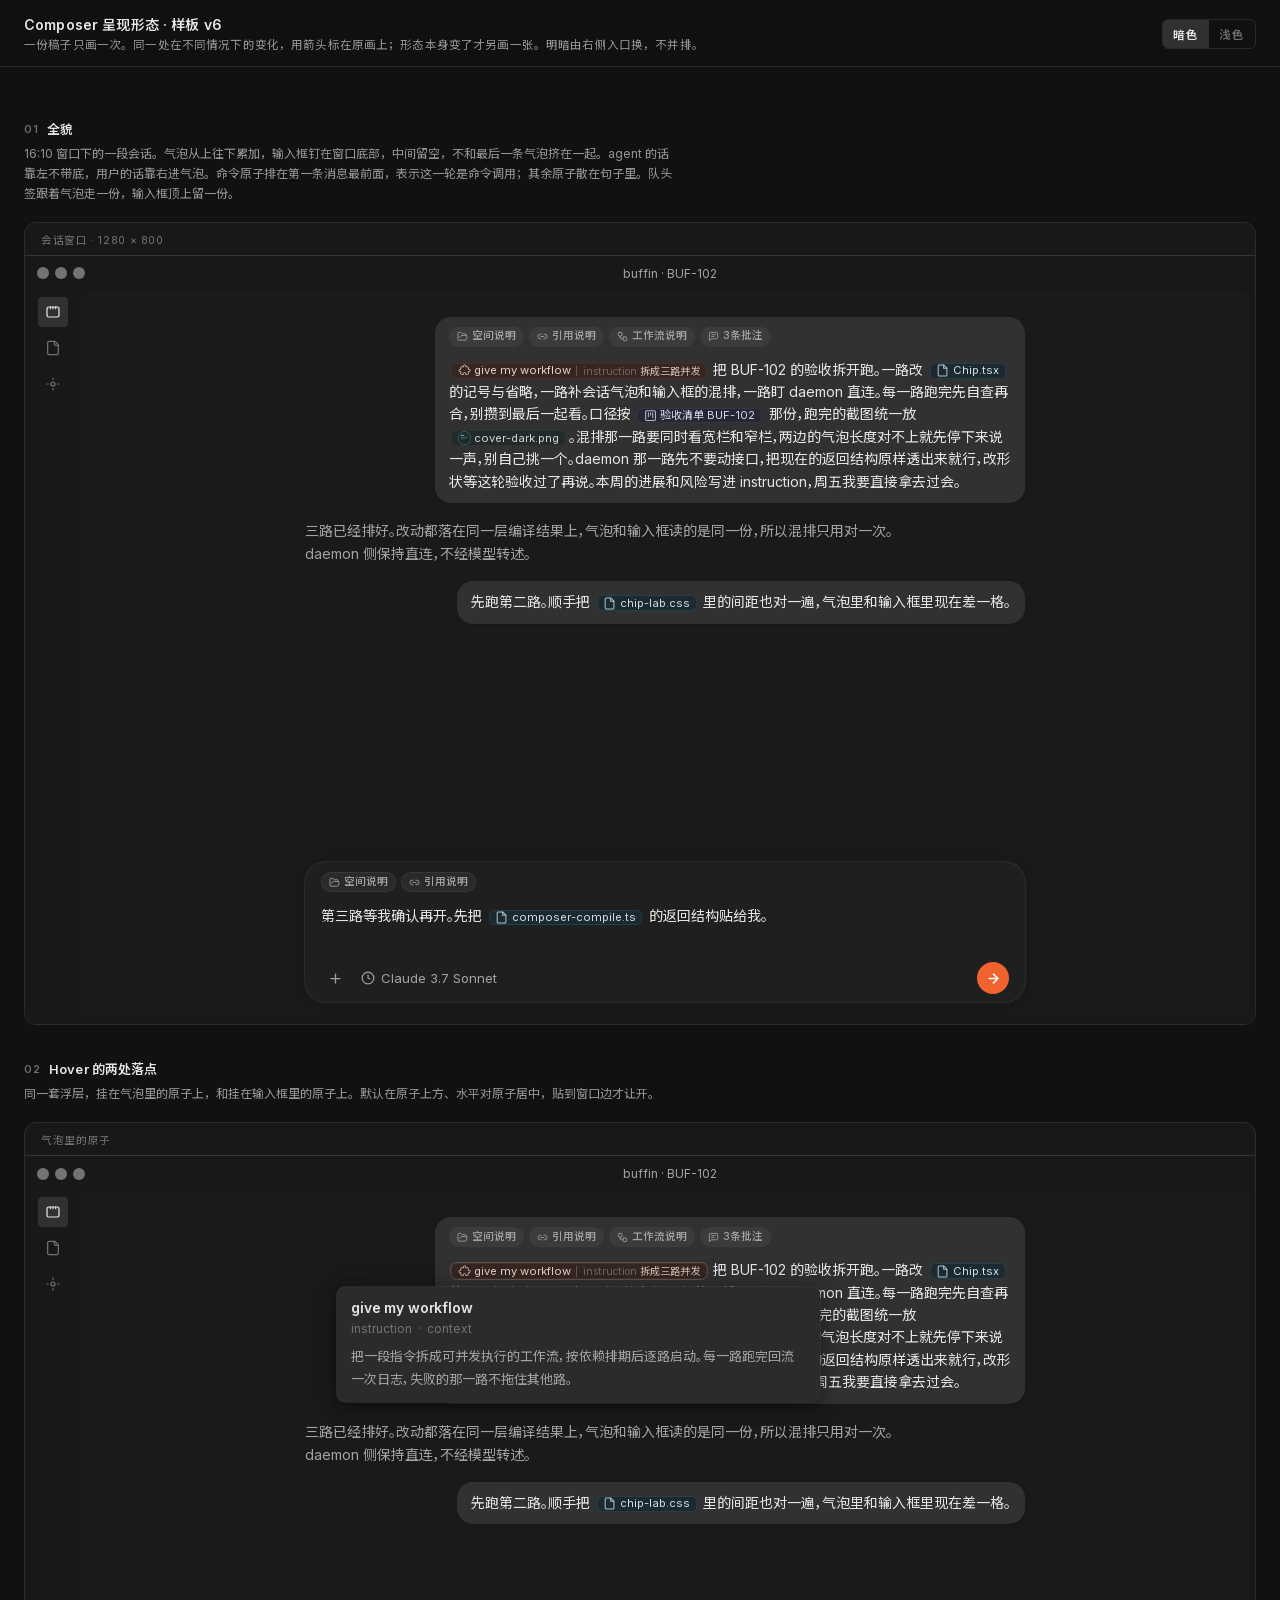
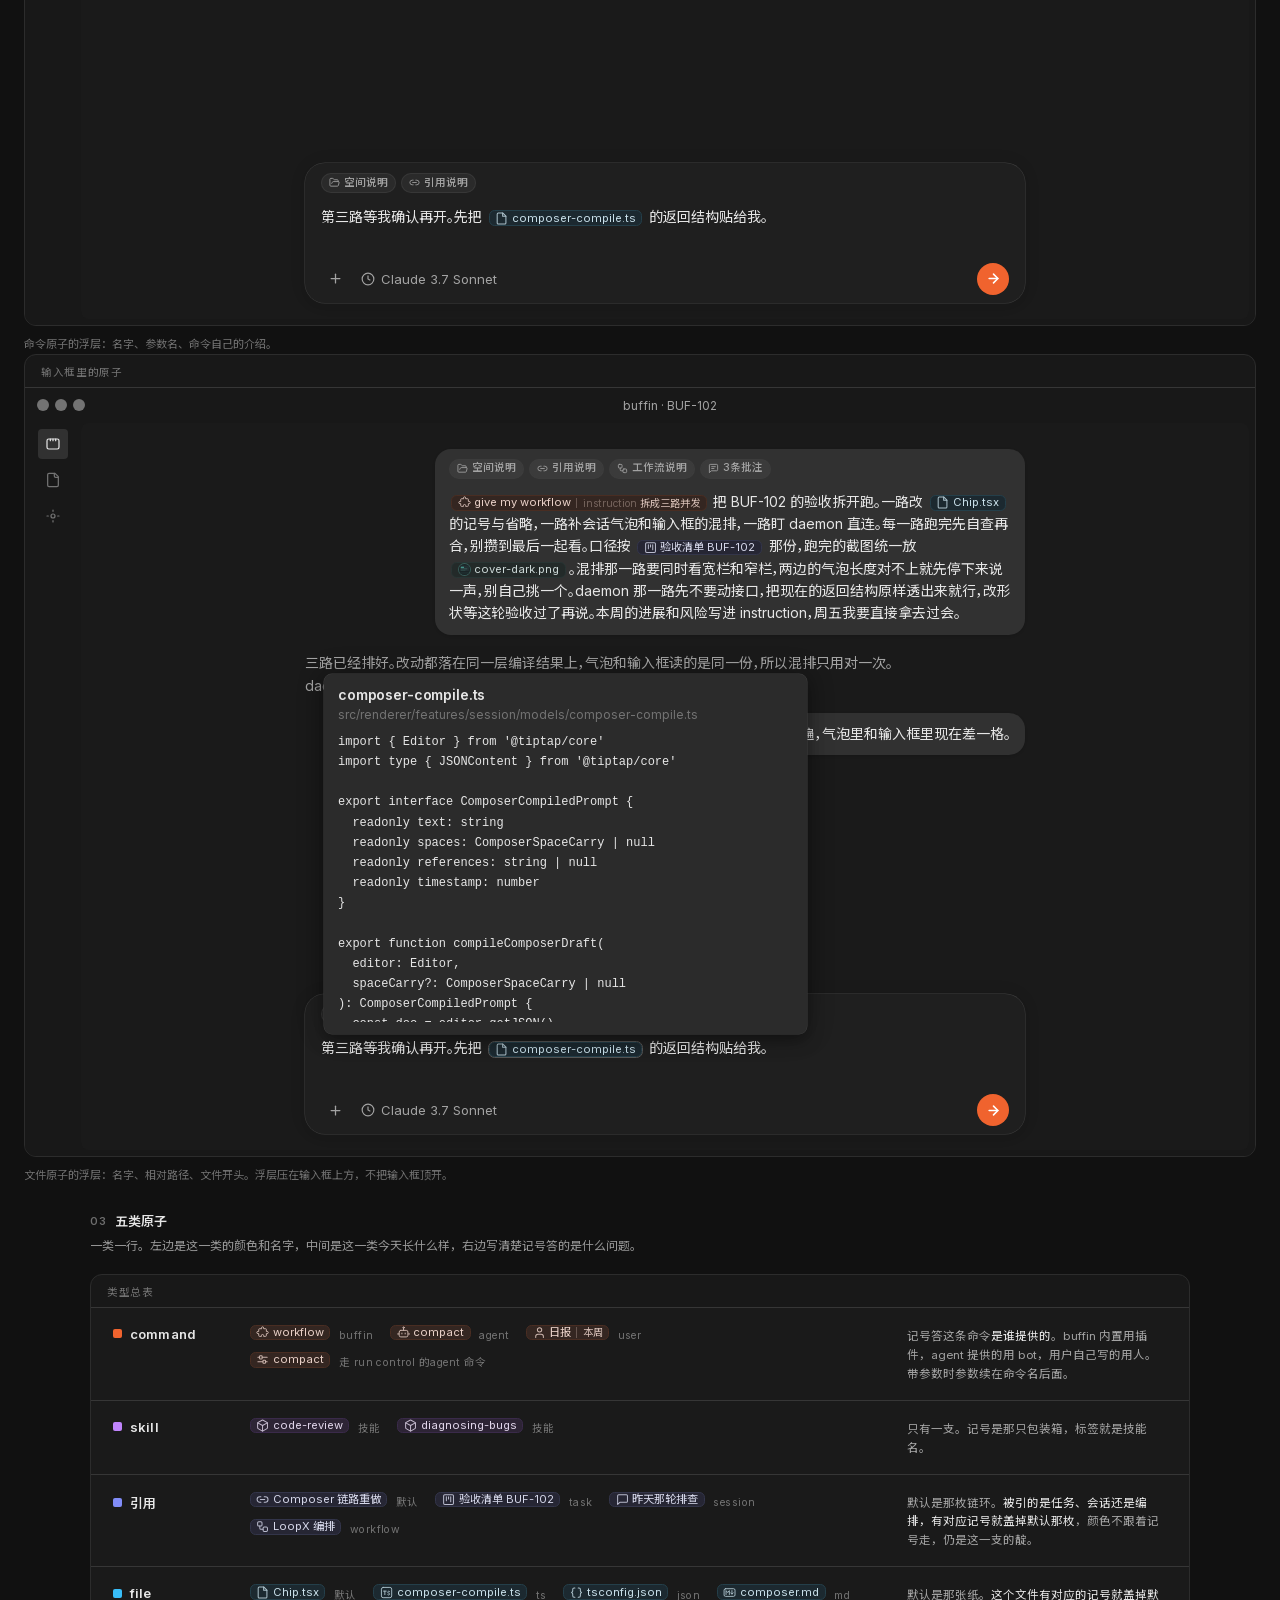
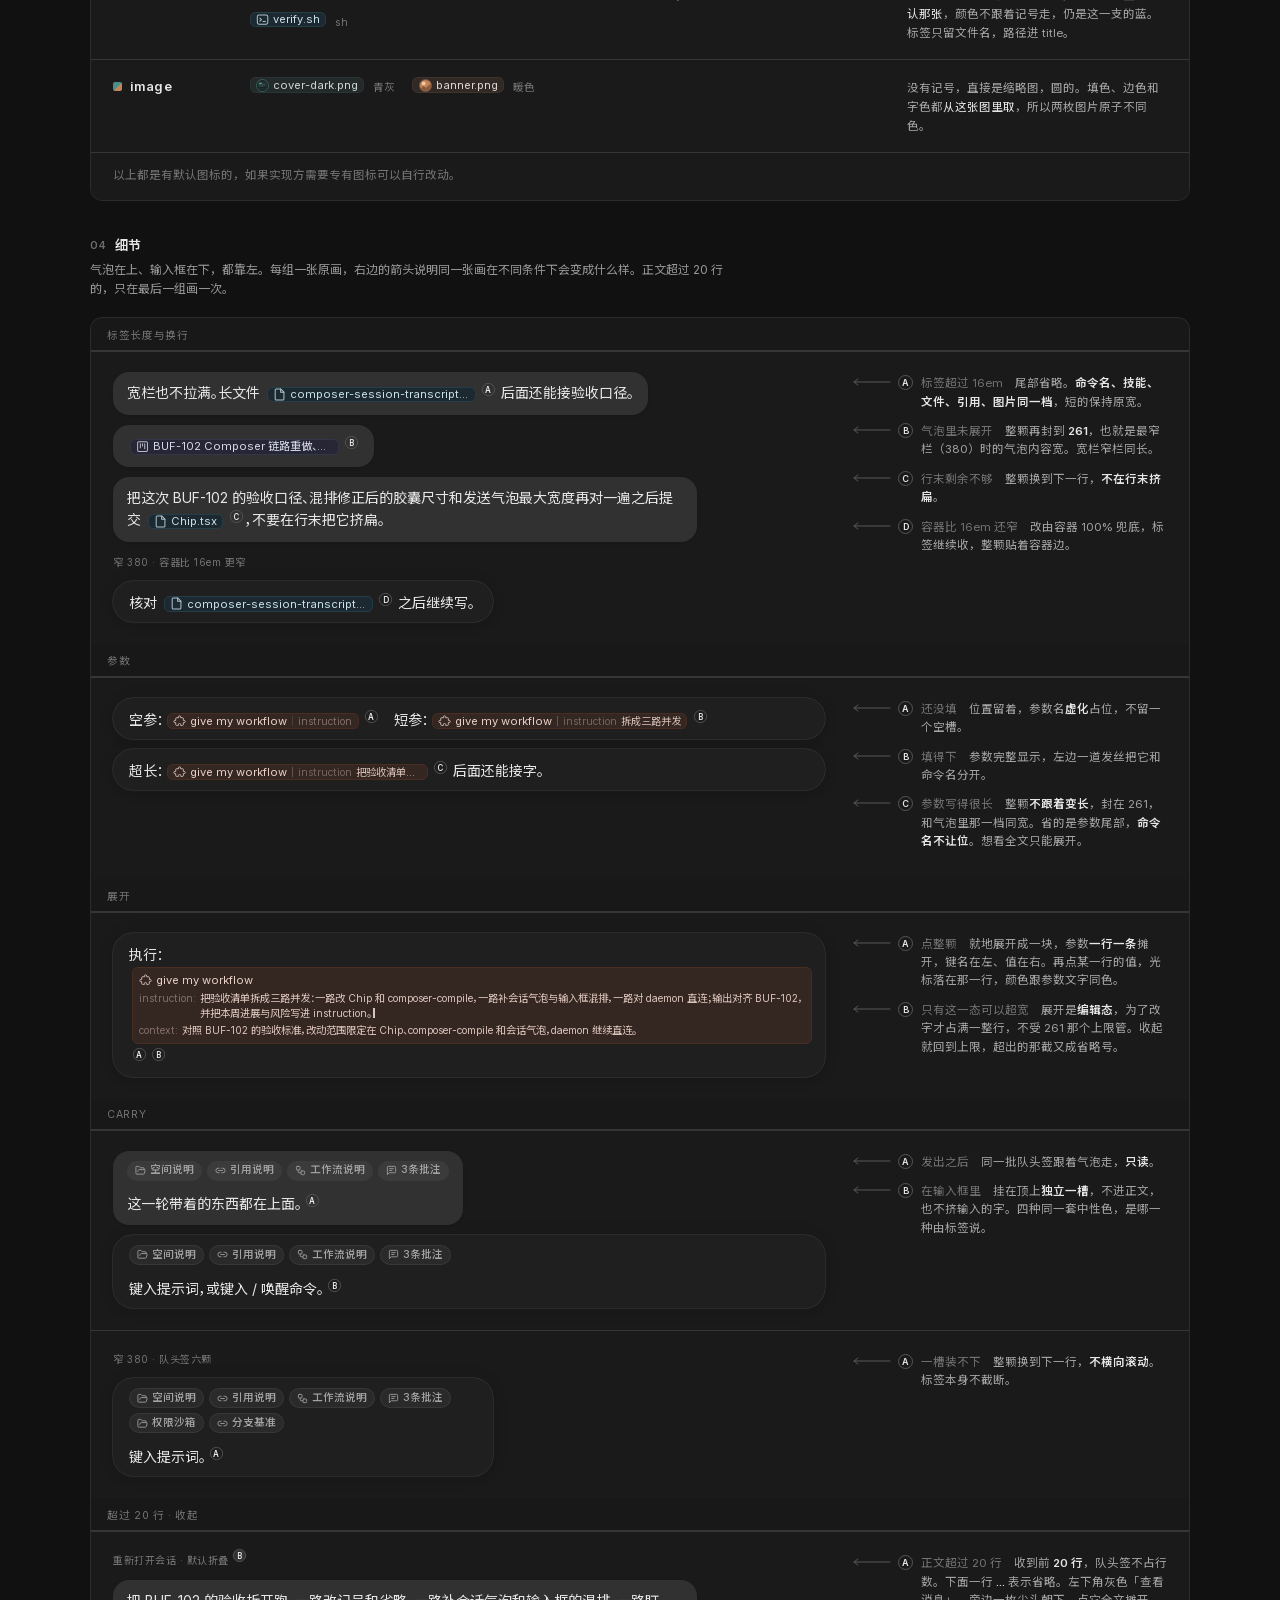
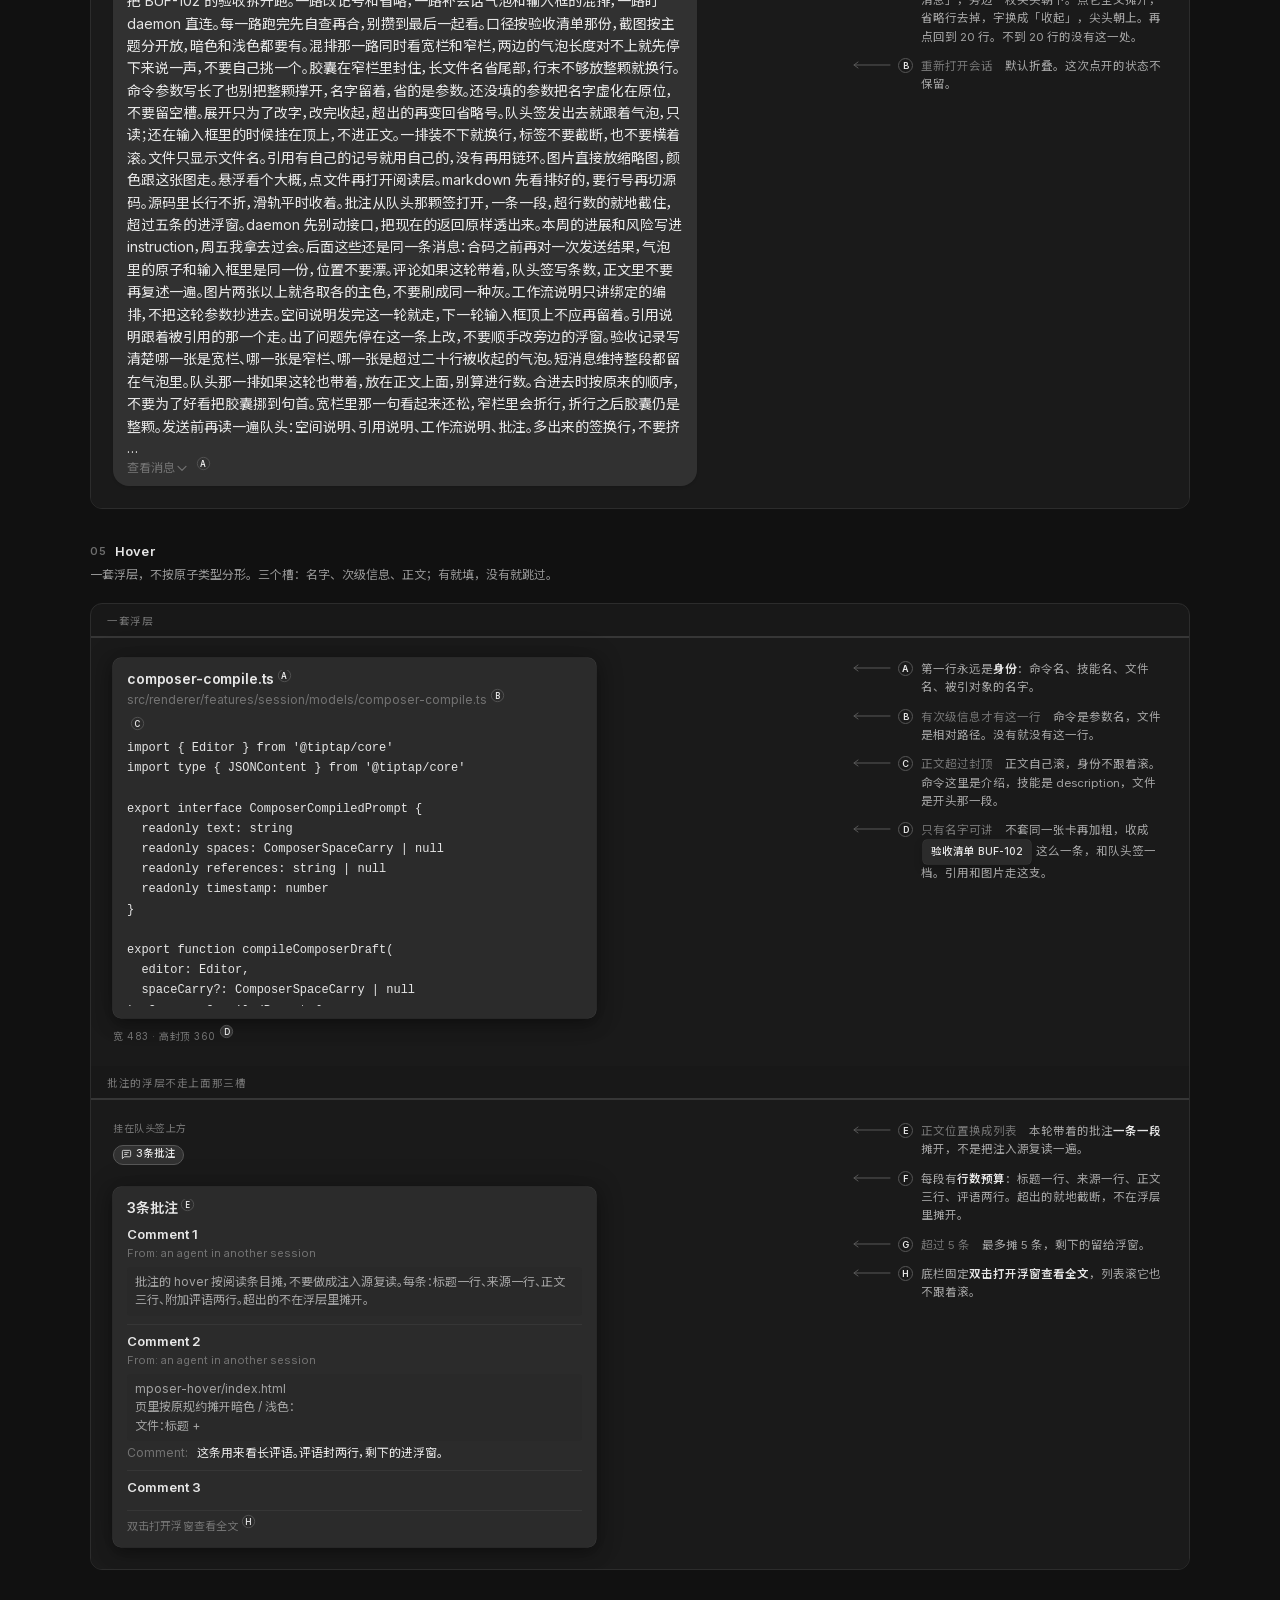
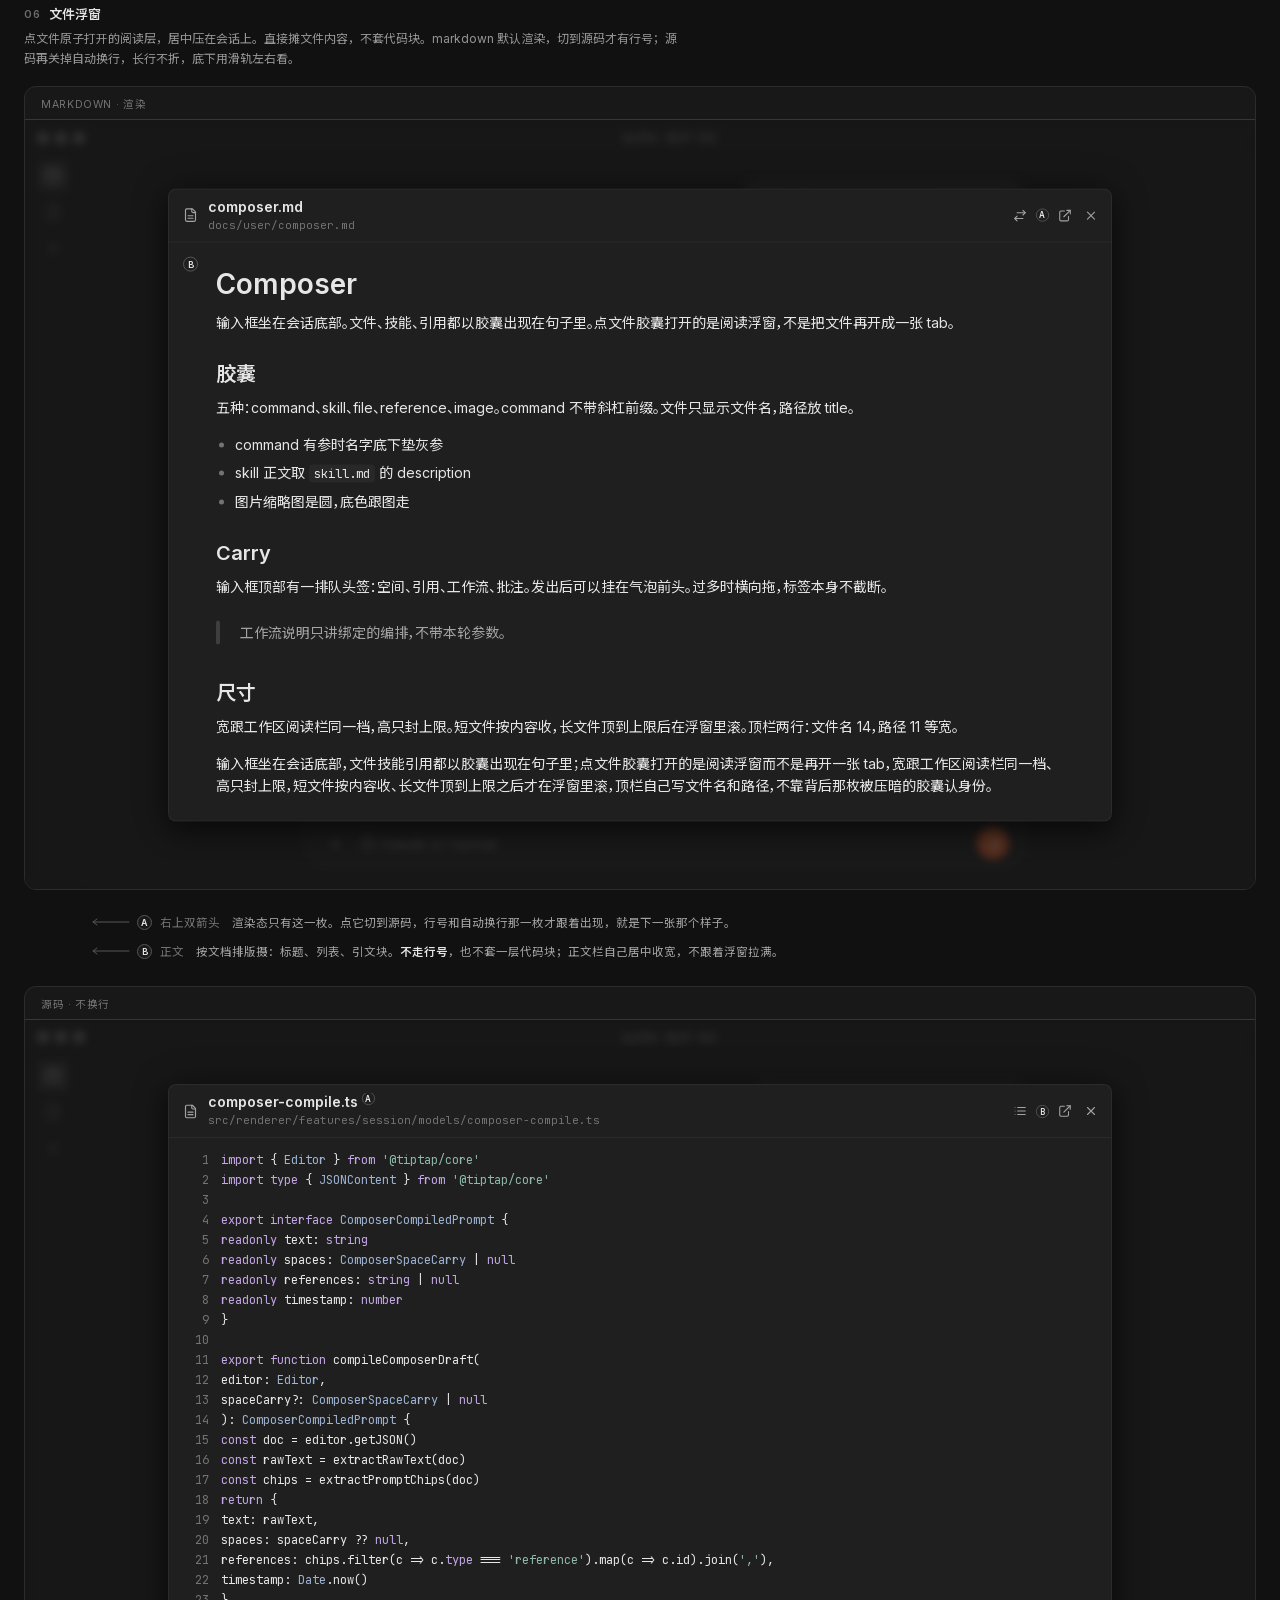
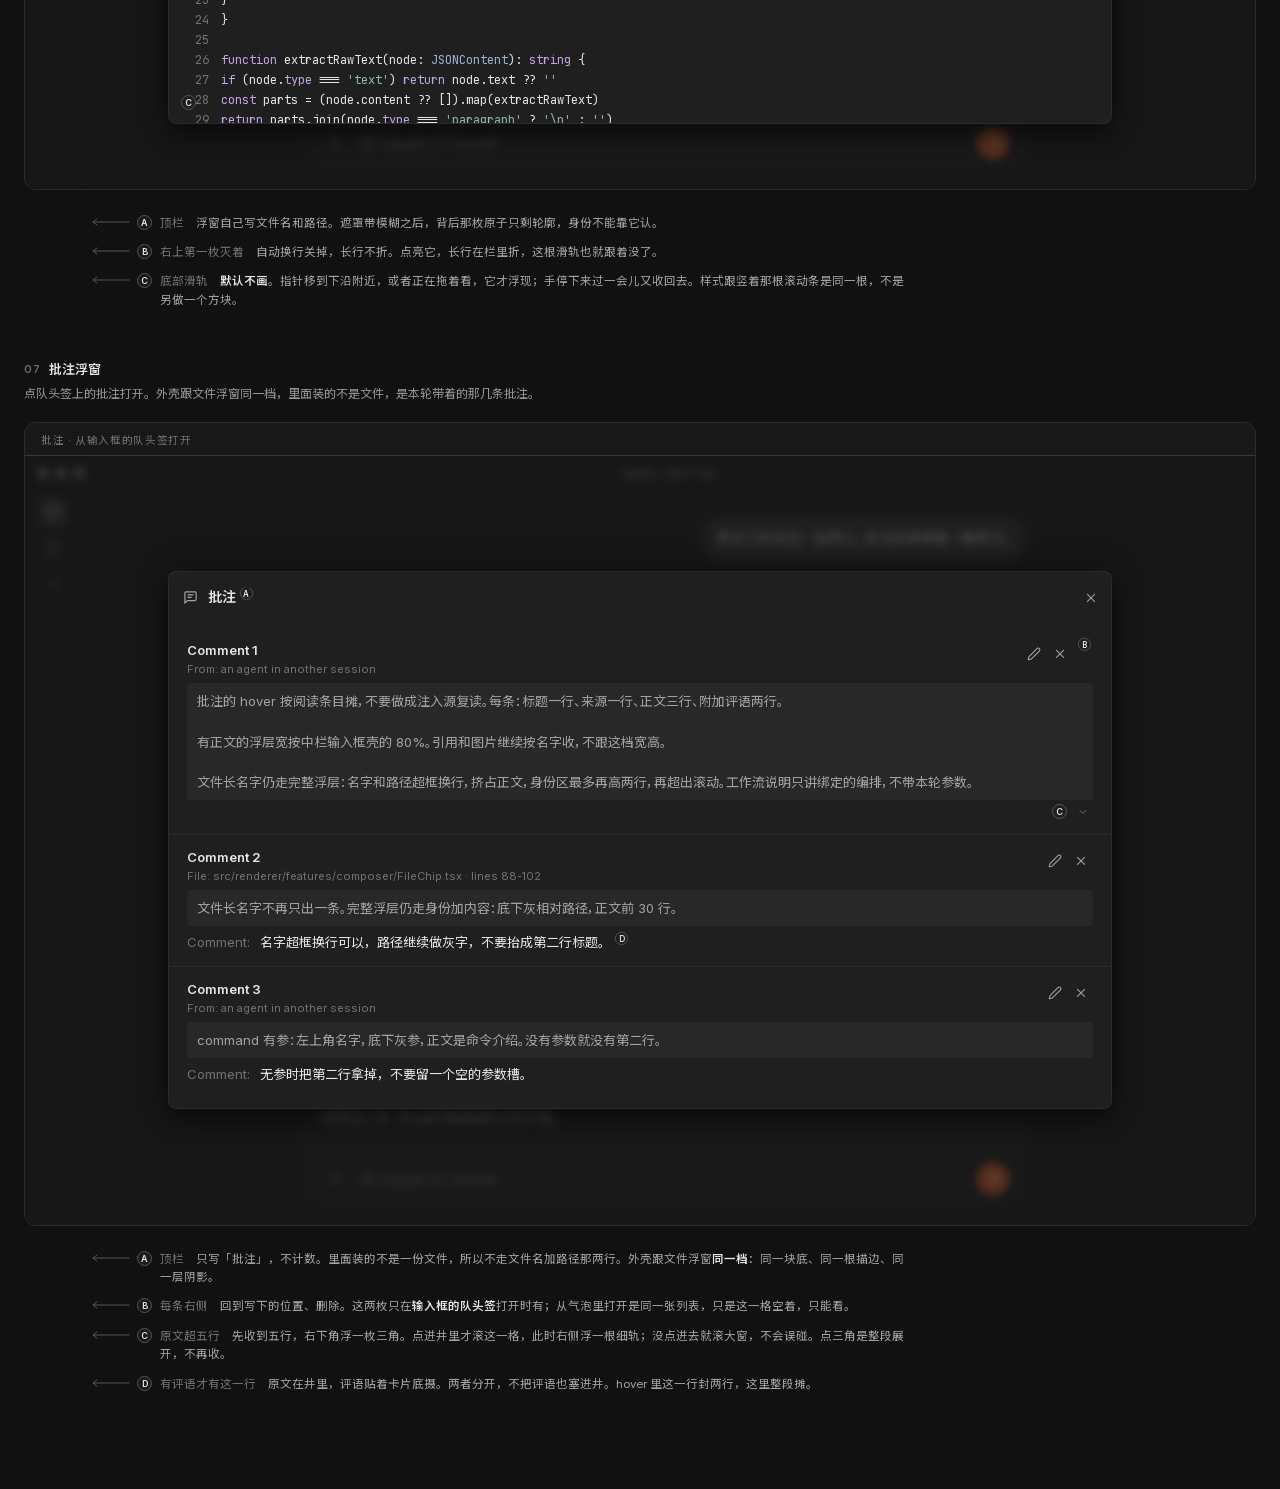
<file: plan-ui-preview/references/sources/composer-presentation-v6.html>
<!DOCTYPE html>
<html lang="zh-CN" data-theme="dark">
<head>
  <meta charset="UTF-8" />
  <meta name="viewport" content="width=device-width, initial-scale=1.0" />
  <title>Composer 呈现形态 · 样板 v6</title>
  <!-- 本地来源副本：Composer 呈现形态 · 样板 v6；下载日期：2026-10-02；原始 HTML SHA256：f5b6f53e101f60edb42c10994706edf56cb76b6e3adf0e2674b22f92eff46e8f。仅本地化字体资源并移除 preconnect；原始布局、文案、样式和交互代码保留。 -->
  <link href="assets/fonts/google-fonts.css" rel="stylesheet" />
  <style>
    :root {
      font-size: 16px;
      --font-sans: "Inter", "Noto Sans SC", -apple-system, BlinkMacSystemFont, "Segoe UI", "PingFang SC", "Hiragino Sans GB", "Microsoft YaHei", sans-serif;
      --font-mono: "JetBrains Mono", ui-monospace, "SF Mono", Menlo, Consolas, monospace;
      --radius-control: 4px;
      --radius-container: 6px;
      --radius-card: 8px;
      --radius-message: 16px;
      --radius-composer: 20px;
      --radius-pill: 9999px;
      /* 浮层宽是中栏输入框壳（640 − seat 18×2 = 604）的 80%。仅名字的不跟这档。 */
      --hv-width: 483px;
      --hv-max-height: 360px;
      --hv-gap: 8px;
      --hv-name-line: 18.9px;
      --hv-meta-line: 17.4px;
    }
    * { box-sizing: border-box; margin: 0; padding: 0; }

    /* ── 两套色只有一套在场，由页首的切换入口换。 ───────────────── */
    [data-theme="dark"] {
      color-scheme: dark;
      --page: 17, 17, 17;
      --page-ink: 230, 230, 230;
      --page-ink-soft: 150, 150, 150;
      --page-ink-faint: 110, 110, 110;
      --page-rule: 42, 42, 42;
      --palette-content: 31, 31, 31;
      --palette-canvas: 26, 26, 26;
      --palette-chrome: 24, 24, 24;
      --palette-composer: 31, 31, 31;
      --palette-content-inset: 40, 40, 40;
      --palette-surface: 43, 43, 43;
      --palette-muted: 49, 49, 49;
      --palette-card-edge: 44, 44, 44;
      --palette-border: 62, 62, 62;
      --palette-border-soft: 54, 54, 54;
      --palette-ink: 230, 230, 230;
      --palette-ink-soft: 163, 163, 163;
      --palette-ink-faint: 115, 115, 115;
      --palette-accent: 240, 99, 46;
      --palette-border-strong: 86, 86, 86;
      --palette-focus: 255, 255, 255;
      --shadow-composer: 0 0 0 0.5px rgb(var(--palette-border)), 0 3px 7.5px rgba(0,0,0,0.04), 0 0 20px rgba(0,0,0,0.05);
      --palette-overlay: 43, 43, 43;
      --palette-well: 31, 31, 31;
      --shadow-overlay: 0 0 0 0.5px rgb(var(--palette-border)), 0 6px 16px rgba(0,0,0,0.34), 0 0 28px rgba(0,0,0,0.22);
      --overlay-edge: rgba(255, 255, 255, 0.055);
      --overlay-rule: rgba(255, 255, 255, 0.048);
      --shadow-float: 0 10px 28px rgba(0, 0, 0, 0.48), 0 0 36px rgba(0, 0, 0, 0.28);
      --dot-command: #f0632e;
      --dot-skill: #c084fc;
      --dot-ref: #818cf8;
      --dot-file: #38bdf8;
    }
    [data-theme="light"] {
      color-scheme: light;
      --page: 236, 236, 239;
      --page-ink: 24, 25, 28;
      --page-ink-soft: 85, 88, 95;
      --page-ink-faint: 130, 133, 140;
      --page-rule: 216, 217, 221;
      --palette-content: 255, 255, 255;
      --palette-canvas: 255, 255, 255;
      --palette-chrome: 248, 248, 250;
      --palette-composer: 255, 255, 255;
      --palette-content-inset: 250, 250, 252;
      --palette-surface: 252, 252, 254;
      --palette-muted: 244, 244, 247;
      --palette-card-edge: 236, 238, 241;
      --palette-border: 228, 229, 233;
      --palette-border-soft: 238, 239, 242;
      --palette-ink: 20, 21, 24;
      --palette-ink-soft: 70, 75, 84;
      --palette-ink-faint: 120, 125, 134;
      --palette-accent: 217, 72, 28;
      --palette-border-strong: 176, 178, 184;
      --palette-focus: 0, 0, 0;
      --shadow-composer: 0 0 0 0.5px rgb(var(--palette-border)), 0 3px 7.5px rgba(0,0,0,0.04), 0 0 20px rgba(0,0,0,0.05);
      --palette-overlay: 255, 255, 255;
      --palette-well: 244, 244, 247;
      --shadow-overlay: 0 0 0 0.5px rgb(var(--palette-border)), 0 6px 16px rgba(0,0,0,0.07), 0 0 28px rgba(0,0,0,0.05);
      --overlay-edge: rgba(0, 0, 0, 0.10);
      --overlay-rule: rgba(0, 0, 0, 0.065);
      --shadow-float: 0 10px 28px rgba(0, 0, 0, 0.10), 0 0 36px rgba(0, 0, 0, 0.06);
      --dot-command: #d9481c;
      --dot-skill: #9333ea;
      --dot-ref: #4f46e5;
      --dot-file: #0284c7;
    }

    body {
      font-family: var(--font-sans);
      background: rgb(var(--page));
      color: rgb(var(--page-ink));
      padding: 0 24px 72px;
      -webkit-font-smoothing: antialiased;
      font-synthesis: none;
      text-autospace: normal;
    }

    /* ── 页面骨架 ───────────────────────────────────────────── */
    .top {
      position: sticky;
      top: 0;
      z-index: 80;
      margin: 0 -24px 26px;
      padding: 14px 24px 12px;
      background: rgba(var(--page), 0.88);
      backdrop-filter: blur(10px);
      -webkit-backdrop-filter: blur(10px);
      border-bottom: 1px solid rgb(var(--page-rule));
    }
    .top-in {
      max-width: 1280px;
      margin: 0 auto;
      display: flex;
      align-items: center;
      gap: 16px;
    }
    .top h1 {
      flex: 1;
      min-width: 0;
      font-size: 14px;
      font-weight: 600;
      letter-spacing: 0.01em;
    }
    .top h1 small {
      display: block;
      margin-top: 3px;
      font-size: 11.5px;
      font-weight: 400;
      line-height: 1.5;
      color: rgb(var(--page-ink-soft));
    }
    .theme-dock {
      flex-shrink: 0;
      display: flex;
      border-radius: var(--radius-container);
      overflow: hidden;
      border: 1px solid rgb(var(--page-rule));
    }
    .theme-btn {
      width: 46px;
      height: 28px;
      border: 0;
      background: transparent;
      color: rgb(var(--page-ink-faint));
      font-family: inherit;
      font-size: 11.5px;
      font-weight: 600;
      letter-spacing: 0.06em;
      cursor: pointer;
    }
    .theme-btn.is-on {
      background: rgb(var(--palette-muted));
      color: rgb(var(--palette-ink));
    }

    .sec {
      max-width: 1100px;
      margin: 0 auto 18px;
      padding-top: 26px;
    }
    .sec.is-app { max-width: 1280px; }
    .sec h2 {
      font-size: 13px;
      font-weight: 600;
      letter-spacing: 0.01em;
    }
    .sec h2 b {
      display: inline-block;
      margin-right: 8px;
      font-size: 10.5px;
      font-weight: 600;
      letter-spacing: 0.1em;
      color: rgb(var(--page-ink-faint));
      vertical-align: 1px;
    }
    .sec p {
      margin-top: 6px;
      max-width: 82ch;
      font-size: 12px;
      line-height: 1.65;
      color: rgb(var(--page-ink-soft));
    }
    .sec code, .cap code {
      font-family: var(--font-mono);
      font-size: 11px;
      color: rgb(var(--page-ink));
    }
    .cap {
      max-width: 1280px;
      margin: 10px auto 0;
      font-size: 11px;
      line-height: 1.6;
      color: rgb(var(--page-ink-faint));
    }

    .board {
      margin: 0 auto 8px;
      border-radius: 12px;
      overflow: hidden;
      border: 1px solid rgb(var(--palette-card-edge));
      background: rgb(var(--palette-chrome));
    }
    .board.is-wide { max-width: 1100px; }
    .board.is-app { max-width: 1280px; }
    .board-label {
      font-size: 10.5px;
      letter-spacing: 0.06em;
      text-transform: uppercase;
      color: rgb(var(--palette-ink-faint));
      padding: 9px 16px 8px;
      border-bottom: 1px solid rgb(var(--palette-border-soft));
    }
    .board-pad { padding: 20px 22px 22px; background: rgb(var(--palette-canvas)); }

    /* ── 16:10 会话窗口 ─────────────────────────────────────── */
    .frame {
      position: relative;
      width: 100%;
      aspect-ratio: 16 / 10;
      display: flex;
      flex-direction: column;
      background: rgb(var(--palette-chrome));
      color: rgb(var(--palette-ink));
      overflow: hidden;
    }
    .titlebar {
      height: 35px;
      flex-shrink: 0;
      display: flex;
      align-items: center;
      gap: 8px;
      padding: 0 12px;
    }
    .traffic { display: flex; gap: 6px; width: 52px; }
    .traffic i {
      width: 12px;
      height: 12px;
      border-radius: var(--radius-pill);
      background: rgb(var(--palette-ink-faint));
    }
    .titlebar-name {
      flex: 1;
      text-align: center;
      font-size: 12px;
      color: rgb(var(--palette-ink-soft));
    }
    .app-shell {
      flex: 1;
      min-height: 0;
      display: flex;
      gap: 6px;
      padding: 0 6px 6px;
    }
    .rail {
      width: 44px;
      flex-shrink: 0;
      display: flex;
      flex-direction: column;
      align-items: center;
      gap: 6px;
      padding-top: 6px;
    }
    .rail-item {
      width: 30px;
      height: 30px;
      border-radius: var(--radius-control);
      display: flex;
      align-items: center;
      justify-content: center;
      color: rgb(var(--palette-ink-faint));
    }
    .rail-item.is-on {
      background: rgb(var(--palette-muted));
      color: rgb(var(--palette-ink));
    }
    .rail svg { width: 16px; height: 16px; }
    .work {
      flex: 1;
      min-width: 0;
      min-height: 0;
      border-radius: var(--radius-card);
      background: rgb(var(--palette-canvas));
      display: flex;
      flex-direction: column;
      overflow: hidden;
    }
    .session-col {
      width: 100%;
      max-width: 768px;
      margin: 0 auto;
      flex: 1;
      min-height: 0;
      display: flex;
      flex-direction: column;
    }
    .transcript {
      flex: 1;
      min-height: 0;
      overflow-y: auto;
      padding: 26px 24px 18px;
      display: flex;
      flex-direction: column;
      justify-content: flex-start;
      gap: 16px;
      scrollbar-width: thin;
      scrollbar-color: rgb(var(--palette-border)) transparent;
    }
    /* 会话窗口里：agent 靠左，用户气泡靠右。 */
    .frame .msg-user-row { align-self: flex-end; align-items: flex-end; }
    .frame .msg-agent { align-self: flex-start; }

    .msg-user-row {
      display: flex;
      flex-direction: column;
      align-items: flex-start;
      max-width: 82%;
      min-width: 0;
    }
    .msg-user-bubble {
      background: rgb(var(--palette-muted));
      border-radius: var(--radius-message);
      padding: 10px 14px;
      color: rgb(var(--palette-ink));
      font-size: 14px;
      line-height: 1.6;
      max-width: 100%;
      min-width: 0;
      overflow: hidden;
      box-shadow: 0 1px 3px rgba(0, 0, 0, 0.12);
      font-synthesis: none;
      text-autospace: normal;
      font-feature-settings: "palt" 1;
      overflow-wrap: anywhere;
      word-break: break-word;
    }
    /* 正文超过 20 行才收。收到 20 行，下面另起一行 ... 。队头签不进这一层。 */
    .bubble-omit {
      min-width: 0;
      overflow-wrap: anywhere;
      word-break: break-word;
    }
    .msg-user-bubble.is-omit:not(.is-open) .bubble-omit {
      max-height: calc(1.6em * 20);
      overflow: clip;
    }
    .bubble-omit-mark {
      display: block;
      margin-top: 2px;
      color: rgb(var(--palette-ink));
      font-size: 14px;
      line-height: 1.2;
      letter-spacing: 0.06em;
    }
    .msg-user-bubble.is-open .bubble-omit-mark { display: none; }
    .bubble-fold-row {
      display: flex;
      align-items: center;
      gap: 6px;
      margin-top: 4px;
    }
    .bubble-fold {
      display: inline-flex;
      align-items: center;
      gap: 2px;
      margin: 0;
      padding: 0;
      border: 0;
      background: transparent;
      color: rgb(var(--palette-ink-faint));
      font-family: inherit;
      font-size: 12px;
      font-weight: 400;
      line-height: 1;
      cursor: pointer;
    }
    .bubble-fold svg {
      width: 10px;
      height: 7px;
      display: block;
      transition: transform 100ms linear;
    }
    .msg-user-bubble.is-open .bubble-fold svg { transform: rotate(180deg); }
    .bubble-fold:hover { color: rgb(var(--palette-ink)); }
    .bubble-fold:focus-visible {
      outline: 1px solid rgba(var(--palette-ink), 0.32);
      outline-offset: 2px;
      border-radius: 2px;
    }
    @media (prefers-reduced-motion: reduce) {
      .bubble-fold svg { transition: none; }
    }
    .msg-agent {
      max-width: 88%;
      font-size: 14px;
      line-height: 1.65;
      color: rgb(var(--palette-ink-soft));
      overflow-wrap: anywhere;
      font-feature-settings: "palt" 1;
    }

    .composer-seat { padding: 4px 24px 16px; flex-shrink: 0; }
    .composer-shell {
      border-radius: var(--radius-composer);
      background: rgb(var(--palette-composer));
      padding: 10px 0 8px;
      box-shadow: var(--shadow-composer);
    }
    .composer-gutter { padding-inline: 16px; }
    .composer-box {
      min-height: 52px;
      font-size: 14px;
      line-height: 1.65;
      color: rgb(var(--palette-ink));
      font-synthesis: none;
      text-autospace: normal;
      font-feature-settings: "palt" 1;
      overflow-wrap: anywhere;
      word-break: break-word;
      min-width: 0;
    }
    .composer-pill-row {
      display: flex;
      align-items: center;
      gap: 4px;
      padding-top: 6px;
    }
    .pill-btn, .pill-btn-icon {
      display: inline-flex;
      align-items: center;
      gap: 6px;
      height: 28px;
      padding: 0 8px;
      border-radius: var(--radius-pill);
      border: none;
      background: transparent;
      color: rgb(var(--palette-ink-soft));
      font-size: 13px;
      font-family: inherit;
    }
    .pill-btn-icon { width: 28px; padding: 0; justify-content: center; }
    .pill-spacer { flex: 1; }
    .btn-send {
      width: 32px;
      height: 32px;
      border-radius: var(--radius-pill);
      border: none;
      background: rgb(var(--palette-accent));
      color: #fff;
      display: inline-flex;
      align-items: center;
      justify-content: center;
    }

    /* ── 五类原子的填色。按输入框底预合成，气泡和输入框同一套。 ── */
    [data-theme="dark"] .tone-command {
      background: color-mix(in srgb, rgb(var(--palette-composer)) 90%, rgb(240, 99, 46) 10%);
      border: 1px solid color-mix(in srgb, rgb(var(--palette-composer)) 80%, rgb(240, 99, 46) 20%);
      color: color-mix(in srgb, rgb(var(--palette-ink)) 83%, #f0632e 17%);
    }
    [data-theme="light"] .tone-command {
      background: color-mix(in srgb, rgb(var(--palette-composer)) 92%, #d9481c 8%);
      border: 1px solid color-mix(in srgb, rgb(var(--palette-composer)) 85%, rgb(217, 72, 28) 15%);
      color: color-mix(in srgb, #18191c 70%, #d9481c 30%);
    }
    [data-theme="dark"] .tone-skill {
      background: color-mix(in srgb, rgb(var(--palette-composer)) 90%, rgb(168, 85, 247) 10%);
      border: 1px solid color-mix(in srgb, rgb(var(--palette-composer)) 80%, rgb(168, 85, 247) 20%);
      color: color-mix(in srgb, rgb(var(--palette-ink)) 83%, #c084fc 17%);
    }
    [data-theme="light"] .tone-skill {
      background: color-mix(in srgb, rgb(var(--palette-composer)) 92%, #9333ea 8%);
      border: 1px solid color-mix(in srgb, rgb(var(--palette-composer)) 85%, rgb(147, 51, 234) 15%);
      color: color-mix(in srgb, #18191c 70%, #9333ea 30%);
    }
    [data-theme="dark"] .tone-file {
      background: color-mix(in srgb, rgb(var(--palette-composer)) 90%, rgb(2, 132, 199) 10%);
      border: 1px solid color-mix(in srgb, rgb(var(--palette-composer)) 80%, rgb(56, 189, 248) 20%);
      color: color-mix(in srgb, rgb(var(--palette-ink)) 83%, #38bdf8 17%);
    }
    [data-theme="light"] .tone-file {
      background: color-mix(in srgb, rgb(var(--palette-composer)) 92%, #0284c7 8%);
      border: 1px solid color-mix(in srgb, rgb(var(--palette-composer)) 85%, rgb(2, 132, 199) 15%);
      color: color-mix(in srgb, #18191c 70%, #0284c7 30%);
    }
    [data-theme="dark"] .tone-ref {
      background: color-mix(in srgb, rgb(var(--palette-composer)) 90%, rgb(99, 102, 241) 10%);
      border: 1px solid color-mix(in srgb, rgb(var(--palette-composer)) 80%, rgb(129, 140, 248) 20%);
      color: color-mix(in srgb, rgb(var(--palette-ink)) 83%, #818cf8 17%);
    }
    [data-theme="light"] .tone-ref {
      background: color-mix(in srgb, rgb(var(--palette-composer)) 92%, #4f46e5 8%);
      border: 1px solid color-mix(in srgb, rgb(var(--palette-composer)) 85%, rgb(79, 70, 229) 15%);
      color: color-mix(in srgb, #18191c 70%, #4f46e5 30%);
    }
    /* 图片：主色来自缩略图，再按同一套比例混到输入框底。 */
    [data-theme="dark"] .tone-image {
      --img-accent: #8a8a8a;
      background: color-mix(in srgb, rgb(var(--palette-composer)) 90%, var(--img-accent) 10%);
      border: 1px solid color-mix(in srgb, rgb(var(--palette-composer)) 80%, var(--img-accent) 20%);
      color: color-mix(in srgb, rgb(var(--palette-ink)) 83%, var(--img-accent) 17%);
    }
    [data-theme="light"] .tone-image {
      --img-accent: #52525b;
      background: color-mix(in srgb, rgb(var(--palette-composer)) 92%, var(--img-accent) 8%);
      border: 1px solid color-mix(in srgb, rgb(var(--palette-composer)) 85%, var(--img-accent) 15%);
      color: color-mix(in srgb, #18191c 70%, var(--img-accent) 30%);
    }

    /* ── Chip ───────────────────────────────────────────────── */
    .chip {
      display: inline-flex;
      height: 1.41em;
      max-width: 100%;
      min-width: 0;
      align-items: center;
      gap: 0.33em;
      border-radius: 0.5em;
      padding: 0 0.5em;
      font-weight: 400;
      line-height: 1;
      vertical-align: middle;
      font-size: 0.80em;
      white-space: nowrap;
      margin: 1px 2.5px;
      box-sizing: border-box;
      overflow: hidden;
      font-synthesis: none;
      font-synthesis-weight: none;
    }
    .chip .chip-icon-box,
    .chip .ico,
    .chip svg {
      display: inline-flex;
      align-items: center;
      justify-content: center;
      width: 1.17em;
      height: 1.17em;
      flex-shrink: 0;
      color: currentColor;
      opacity: 0.92;
    }
    .chip svg { display: block; }
    .chip .chip-thumb-wrap {
      display: inline-flex;
      align-items: center;
      justify-content: center;
      width: 1.17em;
      height: 1.17em;
      flex-shrink: 0;
      border-radius: 999px;
      overflow: hidden;
      background: color-mix(in srgb, var(--img-accent, rgb(var(--palette-ink))) 22%, transparent);
      border: 1px solid color-mix(in srgb, var(--img-accent, rgb(var(--palette-ink))) 38%, transparent);
      box-sizing: border-box;
    }
    .chip .chip-thumb-wrap .thumb {
      width: 100%;
      height: 100%;
      object-fit: cover;
      display: block;
    }
    .chip .lbl {
      display: block;
      line-height: 1.15;
      font-weight: 400;
      letter-spacing: 0;
      color: inherit;
      min-width: 0;
      overflow: hidden;
      text-overflow: ellipsis;
      white-space: nowrap;
      text-autospace: normal;
      font-feature-settings: "palt" 1;
    }
    .chip > .lbl { flex: 0 1 auto; max-width: 16em; }
    .chip:has(.chip-param-text) > .lbl { flex: 0 0 auto; max-width: 16em; }
    .chip-head .lbl { flex: 0 1 auto; max-width: 16em; }
    /* 380 窄栏气泡内容宽：(380 − 14×2) × 82% − 14×2 ≈ 261。 */
    .msg-user-bubble .chip:not(.is-expanded) { max-width: min(100%, 261px); }
    /* 带参命令同样封 261：参数再长也不把整颗撑开。只有展开（编辑）时才超过这个上限。 */
    .chip:not(.is-expanded):has(.chip-param-text) { max-width: min(100%, 261px); }
    .chip:has(.chip-param-text) .chip-param-text { flex: 1 1 0%; min-width: 0; }

    .chip-param-text {
      display: flex;
      align-items: center;
      margin-left: 0.12em;
      padding-left: 0.5em;
      border-left: 1px solid color-mix(in srgb, currentColor 32%, transparent);
      font-size: 0.92em;
      font-weight: 400;
      opacity: 0.88;
      line-height: inherit;
      min-width: 0;
      overflow: hidden;
      flex: 1 1 auto;
      white-space: nowrap;
    }
    .chip-param-text.is-empty { opacity: 0.42; }
    .chip-param-hint { flex-shrink: 0; margin-right: 0.35em; opacity: 0.42; }
    .chip-param-inline {
      min-width: 0;
      overflow: hidden;
      text-overflow: ellipsis;
      white-space: nowrap;
    }

    .chip.is-expanded {
      display: inline-flex;
      flex-direction: column;
      align-items: stretch;
      width: 100%;
      max-width: 100%;
      height: auto;
      white-space: normal;
      vertical-align: top;
      padding: 0.4em 0.6em 0.5em;
      gap: 0.28em;
      overflow: hidden;
    }
    .chip-head {
      display: flex;
      align-items: center;
      gap: 0.33em;
      min-width: 0;
      height: 1.41em;
      flex-shrink: 0;
    }
    .chip-param-list {
      display: flex;
      flex-direction: column;
      gap: 0.18em;
      min-width: 0;
    }
    .chip-param-row {
      display: flex;
      align-items: flex-start;
      gap: 0.4em;
      min-width: 0;
      font-size: 0.92em;
      line-height: 1.45;
      white-space: normal;
    }
    .chip-param-key { flex-shrink: 0; opacity: 0.42; font-weight: 400; }
    .chip-param-val {
      min-width: 0;
      opacity: 0.92;
      overflow-wrap: anywhere;
      word-break: break-word;
    }
    .caret {
      display: inline-block;
      width: 1.5px;
      height: 0.92em;
      margin: 0 0 0 1px;
      background: currentColor;
      vertical-align: -0.08em;
      flex-shrink: 0;
    }
    .chip.is-open { outline: 1px solid rgb(var(--palette-border-strong)); }

    /* ── Carry：输入框顶槽 / 气泡前头。一行装不下整颗换行，不横向滚。 ── */
    .composer-carry-strip,
    .msg-user-carries { position: relative; min-width: 0; }
    .composer-carry-strip {
      padding-bottom: 6px;
      margin-bottom: 6px;
    }
    .msg-user-carries {
      padding-bottom: 6px;
      margin-bottom: 6px;
    }
    .composer-carry-row {
      display: flex;
      min-width: 0;
      width: 100%;
      flex-wrap: wrap;
      align-items: center;
      gap: 5px;
    }
    .carry-pill {
      display: inline-flex;
      min-width: 0;
      flex-shrink: 0;
      align-items: center;
      gap: 4px;
      border-radius: var(--radius-pill);
      padding: 2px 7px;
      height: 20px;
      font-size: 10.5px;
      font-weight: 500;
      line-height: 1.2;
      background: rgba(255, 255, 255, 0.05);
      border: 1px solid rgba(var(--palette-border), 0.7);
      color: rgb(var(--palette-ink-soft));
      user-select: none;
      white-space: nowrap;
      box-sizing: border-box;
    }
    [data-theme="light"] .carry-pill {
      background: rgba(0, 0, 0, 0.035);
      border-color: rgba(var(--palette-border), 0.85);
      color: rgb(var(--palette-ink));
    }
    .carry-pill .icon {
      display: inline-flex;
      align-items: center;
      justify-content: center;
      flex-shrink: 0;
      width: 11px;
      height: 11px;
      color: currentColor;
    }
    .carry-pill .icon svg { width: 11px; height: 11px; display: block; }
    .carry-pill .label { font-size: 10.5px; line-height: 1.2; }
    .carry-pill.is-open {
      background: rgb(var(--palette-muted));
      border-color: rgb(var(--palette-border-strong));
      color: rgb(var(--palette-ink));
    }

    /* ── 类型总表 ───────────────────────────────────────────── */
    .kinds {
      display: flex;
      flex-direction: column;
      background: rgb(var(--palette-canvas));
    }
    .kind {
      display: grid;
      grid-template-columns: 116px minmax(0, 1fr) 260px;
      align-items: start;
      gap: 18px;
      padding: 16px 22px;
      border-top: 1px solid rgb(var(--palette-border-soft));
    }
    .kind:first-child { border-top: 0; }
    .kind-id { display: flex; align-items: center; gap: 8px; padding-top: 2px; }
    .kind-dot {
      width: 9px;
      height: 9px;
      border-radius: 2px;
      flex-shrink: 0;
    }
    .kind-name {
      font-size: 13px;
      font-weight: 600;
      color: rgb(var(--palette-ink));
      letter-spacing: 0.01em;
    }
    .kind-specs {
      display: flex;
      flex-wrap: wrap;
      align-items: center;
      gap: 6px 14px;
      font-size: 14px;
      line-height: 1.7;
      color: rgb(var(--palette-ink));
    }
    .kind-spec {
      display: inline-flex;
      align-items: baseline;
      gap: 6px;
    }
    .kind-spec > em {
      font-style: normal;
      font-size: 10.5px;
      letter-spacing: 0.04em;
      color: rgb(var(--palette-ink-faint));
    }
    .kind-note {
      font-size: 11.5px;
      line-height: 1.65;
      color: rgb(var(--palette-ink-soft));
      padding-top: 3px;
    }
    .kind-note em {
      font-style: normal;
      color: rgb(var(--palette-ink));
    }
    .kinds-foot {
      padding: 13px 22px 15px;
      border-top: 1px solid rgb(var(--palette-border-soft));
      font-size: 11.5px;
      line-height: 1.6;
      color: rgb(var(--palette-ink-faint));
      background: rgb(var(--palette-canvas));
    }

    /* ── 原画 + 箭头标注 ─────────────────────────────────────── */
    .spec {
      display: grid;
      grid-template-columns: minmax(0, 1fr) 316px;
      gap: 26px;
      align-items: start;
      padding: 20px 22px 22px;
      background: rgb(var(--palette-canvas));
      border-top: 1px solid rgb(var(--palette-border-soft));
    }
    .spec:first-child { border-top: 0; }
    .spec-art {
      min-width: 0;
      display: flex;
      flex-direction: column;
      align-items: flex-start;
      gap: 12px;
    }
    .spec-art.is-narrow { max-width: 380px; }
    .spec-art > .composer-shell,
    .spec-art > .stack { width: 100%; }
    /* 气泡在上、输入框在下；气泡左对齐。 */
    .stack {
      display: flex;
      flex-direction: column;
      align-items: flex-start;
      gap: 10px;
      min-width: 0;
    }
    .stack .msg-user-row { align-self: flex-start; align-items: flex-start; }
    .stack .composer-shell { width: 100%; }
    .spec-tag {
      font-size: 10px;
      letter-spacing: 0.05em;
      color: rgb(var(--palette-ink-faint));
    }
    .spec-notes {
      list-style: none;
      display: flex;
      flex-direction: column;
      gap: 11px;
      padding-top: 2px;
      padding-bottom: 6px;
      min-width: 0;
    }
    .spec-notes li {
      display: grid;
      grid-template-columns: 40px 16px minmax(0, 1fr);
      align-items: start;
      gap: 7px;
      font-size: 11.5px;
      line-height: 1.6;
      color: rgb(var(--palette-ink-soft));
    }
    .spec-notes .arrow {
      width: 40px;
      height: 16px;
      margin-top: 1px;
      color: rgb(var(--palette-ink-faint));
      opacity: 0.7;
    }
    .spec-notes .arrow svg { width: 40px; height: 8px; display: block; margin-top: 4px; }
    .spec-notes b {
      color: rgb(var(--palette-ink));
      font-weight: 600;
    }
    .spec-notes .cond {
      color: rgb(var(--palette-ink-faint));
    }
    .pin {
      display: inline-flex;
      align-items: center;
      justify-content: center;
      width: 15px;
      height: 15px;
      flex-shrink: 0;
      border-radius: 999px;
      border: 1px solid rgb(var(--palette-border-strong));
      background: rgb(var(--palette-canvas));
      color: rgb(var(--palette-ink));
      font-size: 9px;
      font-weight: 600;
      letter-spacing: 0;
      line-height: 1;
      font-family: var(--font-sans);
    }
    .spec-notes .pin { margin-top: 1px; }
    /* 画里的标记贴在被说明的那一处后面，不占版。 */
    .pin-in {
      position: relative;
      top: -0.55em;
      margin: 0 1px 0 3px;
      transform: scale(0.88);
      background: rgb(var(--palette-muted));
    }
    .composer-shell .pin-in { background: rgb(var(--palette-composer)); }
    .hv .pin-in { background: rgb(var(--palette-overlay)); }
    .float .pin-in,
    .float .pin { background: rgb(var(--palette-content)); }
    .float-acts .pin-in { top: 0; margin-left: 1px; }
    .pin-abs { position: absolute; z-index: 3; }

    /* ── Hover 浮层 ─────────────────────────────────────────── */
    .hv {
      width: var(--hv-width);
      max-width: calc(100% - 16px);
      max-height: var(--hv-max-height);
      box-sizing: border-box;
      display: flex;
      flex-direction: column;
      align-items: stretch;
      gap: 8px;
      padding: 12px 14px;
      border-radius: var(--radius-card);
      background: rgb(var(--palette-overlay));
      box-shadow: var(--shadow-overlay);
      color: rgb(var(--palette-ink));
      font-family: var(--font-sans);
      font-synthesis: none;
      text-autospace: normal;
      overflow: hidden;
    }
    .hv.is-pinned {
      position: absolute;
      left: 0;
      top: 0;
      z-index: 30;
    }
    .hv-id {
      display: flex;
      flex-direction: column;
      align-items: flex-start;
      gap: 2px;
      min-width: 0;
      flex-shrink: 0;
    }
    .hv-name {
      font-size: 14px;
      font-weight: 600;
      line-height: 1.35;
      letter-spacing: -0.01em;
      color: rgb(var(--palette-ink));
      max-width: 100%;
      overflow: hidden;
      text-overflow: ellipsis;
      white-space: nowrap;
      font-feature-settings: "palt" 1;
    }
    .hv-meta {
      font-size: 12px;
      line-height: 1.45;
      color: rgb(var(--palette-ink-faint));
      overflow-wrap: anywhere;
      white-space: pre-wrap;
    }
    .hv-body {
      min-height: 0;
      flex: 1 1 auto;
      overflow-y: auto;
      overscroll-behavior: contain;
      font-size: 13px;
      line-height: 1.7;
      color: rgb(var(--palette-ink-soft));
      overflow-wrap: anywhere;
      white-space: pre-wrap;
      font-feature-settings: "palt" 1;
      scrollbar-width: thin;
      scrollbar-color: rgb(var(--palette-border)) transparent;
    }
    .hv-body.is-code { color: rgb(var(--palette-ink)); white-space: normal; }
    .hv-code {
      margin: 0;
      font-family: var(--font-mono);
      font-size: 12px;
      line-height: 1.6;
      color: rgb(var(--palette-ink));
      white-space: pre-wrap;
      overflow-wrap: anywhere;
    }
    /* 仅名字的：圆角、字号收到和 carry 一档；高度按汉字行盒收，不写死 20px，免得名字从底边溢出去。 */
    .hv.is-name {
      width: max-content;
      max-width: 100%;
      max-height: none;
      height: auto;
      min-height: 24px;
      padding: 4px 8px;
      gap: 0;
      overflow: hidden;
      flex-direction: row;
      align-items: center;
      border-radius: var(--radius-control);
      box-shadow: 0 0 0 0.5px rgb(var(--palette-border)), 0 4px 10px rgba(0, 0, 0, 0.22);
      vertical-align: middle;
    }
    [data-theme="light"] .hv.is-name {
      box-shadow: 0 0 0 0.5px rgb(var(--palette-border)), 0 4px 10px rgba(0, 0, 0, 0.08);
    }
    .hv.is-name .hv-id {
      height: auto;
      flex: 0 1 auto;
      flex-direction: row;
      justify-content: center;
      align-items: center;
      gap: 0;
      min-width: 0;
    }
    .hv.is-name .hv-name {
      overflow: hidden;
      text-overflow: ellipsis;
      white-space: nowrap;
      font-size: 10.5px;
      font-weight: 500;
      line-height: 1.35;
      letter-spacing: 0;
      max-width: 100%;
    }
    .hv-inline {
      display: inline-flex;
      vertical-align: middle;
      margin: 0 2px;
      max-width: 100%;
    }

    /* 批注的 hover：分段，每段有行数预算；列表滚动，底栏指引不跟滚。 */
    .hv-clamp-1, .hv-clamp-2 {
      display: -webkit-box;
      -webkit-box-orient: vertical;
      overflow: hidden;
      overflow-wrap: anywhere;
    }
    .hv-clamp-1 { -webkit-line-clamp: 1; line-clamp: 1; }
    .hv-clamp-2 { -webkit-line-clamp: 2; line-clamp: 2; }
    .hv-comments {
      display: flex;
      flex-direction: column;
      gap: 8px;
      white-space: normal;
    }
    .hv-cmt {
      display: flex;
      flex-direction: column;
      align-items: stretch;
      gap: 3px;
      min-width: 0;
      padding-bottom: 8px;
      border-bottom: 1px solid rgb(var(--palette-border-soft));
    }
    .hv-cmt:last-child { padding-bottom: 0; border-bottom: none; }
    .hv-cmt-title {
      font-size: 13px;
      font-weight: 600;
      line-height: 1.35;
      color: rgb(var(--palette-ink));
    }
    .hv-cmt-from {
      font-size: 11px;
      line-height: 1.4;
      color: rgb(var(--palette-ink-faint));
    }
    .hv-cmt-body {
      margin-top: 2px;
      padding: 6px 8px;
      border-radius: var(--radius-control);
      background: color-mix(in srgb, rgb(var(--palette-overlay)) 62%, rgb(var(--palette-well)) 38%);
      font-size: 12px;
      line-height: 1.55;
      color: rgb(var(--palette-ink-soft));
    }
    [data-theme="dark"] .hv-cmt-body {
      background: color-mix(in srgb, rgb(var(--palette-overlay)) 84%, rgb(var(--palette-well)) 16%);
    }
    .hv-cmt-body-inner {
      display: -webkit-box;
      -webkit-box-orient: vertical;
      -webkit-line-clamp: 3;
      line-clamp: 3;
      overflow: hidden;
      overflow-wrap: anywhere;
      white-space: pre-wrap;
    }
    .hv-cmt-note {
      font-size: 12px;
      line-height: 1.45;
      color: rgb(var(--palette-ink));
    }
    .hv-cmt-note-k { color: rgb(var(--palette-ink-faint)); margin-right: 6px; }
    .hv-hint {
      flex-shrink: 0;
      font-size: 11px;
      line-height: 1.4;
      color: rgb(var(--palette-ink-faint));
      letter-spacing: 0.01em;
      padding-top: 8px;
      border-top: 1px solid rgb(var(--palette-border-soft));
    }

    /* 批注浮窗：点击打开的居中列表。外壳跟文件浮窗同一档，不另起一套色。 */
    .float.is-comments .float-header { border-bottom-color: transparent; }
    .float.is-comments.is-scrolled .float-header { border-bottom-color: var(--overlay-rule); }
    .float.is-comments .float-id { flex-direction: row; align-items: center; }
    .float.is-comments .float-body {
      overflow-y: auto;
      overflow-x: hidden;
      overscroll-behavior: contain;
      scrollbar-width: thin;
      scrollbar-color: rgba(var(--palette-ink), 0.28) transparent;
    }
    .cmt-list { display: flex; flex-direction: column; padding: 4px 0 10px; }
    .cmt {
      display: flex;
      flex-direction: column;
      gap: 6px;
      padding: 14px 18px;
      border-bottom: 1px solid var(--overlay-rule);
    }
    .cmt:last-child { border-bottom: 0; }
    .cmt-top { display: flex; align-items: flex-start; gap: 8px; }
    .cmt-id { flex: 1; min-width: 0; display: flex; flex-direction: column; gap: 2px; }
    .cmt-title {
      font-size: 13px;
      font-weight: 600;
      line-height: 1.35;
      color: rgb(var(--palette-ink));
    }
    .cmt-from {
      font-size: 11px;
      line-height: 1.4;
      color: rgb(var(--palette-ink-faint));
      overflow-wrap: anywhere;
    }
    .cmt-acts { display: flex; align-items: flex-start; gap: 2px; flex-shrink: 0; }
    .cmt-excerpt {
      position: relative;
      display: flex;
      flex-direction: column;
      align-items: stretch;
      gap: 4px;
    }
    .cmt-quote {
      margin: 0;
      padding: 8px 10px;
      border-radius: var(--radius-control);
      background: rgb(var(--palette-content-inset));
      font-family: inherit;
      font-size: 13px;
      line-height: 1.55;
      color: rgb(var(--palette-ink-soft));
      white-space: pre-wrap;
      overflow-wrap: anywhere;
      font-feature-settings: "palt" 1;
    }
    .cmt-excerpt:not(.is-open) .cmt-quote {
      max-height: calc(16px + 1.55em * 5);
      overflow: clip;
    }
    .cmt-more {
      display: none;
      align-self: flex-end;
      flex-shrink: 0;
      width: 20px;
      height: 16px;
      margin: 0;
      padding: 0;
      border: 0;
      background: transparent;
      color: rgb(var(--palette-ink-faint));
      cursor: pointer;
    }
    .cmt-excerpt.has-more .cmt-more { display: inline-flex; align-items: center; justify-content: center; }
    .cmt-more:hover { color: rgb(var(--palette-ink)); }
    .cmt-more svg { width: 12px; height: 12px; display: block; transition: transform 100ms linear; }
    .cmt-excerpt.is-open .cmt-more svg { transform: rotate(180deg); }
    .cmt-excerpt.has-more:not(.is-open) .cmt-quote {
      padding-right: 14px;
      scrollbar-width: none;
      -ms-overflow-style: none;
    }
    .cmt-excerpt.has-more:not(.is-open) .cmt-quote:focus {
      overflow-x: hidden;
      overflow-y: auto;
      overscroll-behavior: contain;
      outline: 1px solid rgba(var(--palette-ink), 0.32);
      outline-offset: -1px;
    }
    .cmt-excerpt.has-more:not(.is-open) .cmt-quote::-webkit-scrollbar { display: none; width: 0; height: 0; }
    .cmt-rail {
      position: absolute;
      right: 5px;
      width: 3px;
      pointer-events: none;
      opacity: 0;
      transition: opacity 180ms linear;
      z-index: 1;
    }
    .cmt-excerpt.is-scrolling .cmt-rail { opacity: 1; }
    .cmt-rail i {
      position: absolute;
      left: 0;
      width: 3px;
      border-radius: 999px;
      background: rgba(var(--palette-ink), 0.22);
    }
    [data-theme="light"] .cmt-rail i { background: rgba(var(--palette-ink), 0.16); }
    button.float-act { font: inherit; padding: 0; cursor: pointer; }
    button.float-act:hover { color: rgb(var(--palette-ink)); background: rgb(var(--palette-muted)); }
    @media (prefers-reduced-motion: reduce) {
      .cmt-rail { transition: none; }
      .cmt-more svg { transition: none; }
    }
    .cmt-note {
      font-size: 13px;
      line-height: 1.55;
      color: rgb(var(--palette-ink));
      white-space: pre-wrap;
      overflow-wrap: anywhere;
    }
    .cmt-note-k { color: rgb(var(--palette-ink-faint)); margin-right: 6px; }

    /* Markdown 渲染态：文档排版，不走行号。 */
    .float-body.is-md {
      overflow-y: auto;
      overflow-x: hidden;
      overscroll-behavior: contain;
      scrollbar-width: thin;
      scrollbar-color: rgba(var(--palette-ink), 0.35) transparent;
    }
    .md {
      max-width: 896px;
      margin: 0 auto;
      padding: 24px;
      font-size: 14px;
      line-height: 22px;
      color: rgb(var(--palette-ink));
      font-feature-settings: "palt" 1;
    }
    .md > :first-child { margin-top: 0; }
    .md > :last-child { margin-bottom: 0; }
    .md h1 { font-size: 28px; font-weight: 600; line-height: 1.25; margin: 28px 0 10px; }
    .md h2 { font-size: 20px; font-weight: 600; line-height: 1.25; margin: 28px 0 10px; }
    .md p { margin: 0 0 15px; }
    .md ul { margin: 0 0 15px; padding-left: 1.35em; }
    .md li { margin-bottom: 6px; }
    .md li:last-child { margin-bottom: 0; }
    .md li::marker { color: rgb(var(--palette-ink-faint)); }
    .md blockquote {
      position: relative;
      margin: 0 0 16px;
      padding: 8px 0 8px 24px;
      line-height: 24px;
      color: rgb(var(--palette-ink-soft));
    }
    .md blockquote::after {
      content: "";
      position: absolute;
      inset-inline-start: 0;
      top: 8px;
      bottom: 8px;
      width: 4px;
      border-radius: 2px;
      background: rgb(var(--palette-border));
    }
    .md blockquote > p:last-child { margin-bottom: 0; }
    .md code {
      font-family: var(--font-mono);
      font-size: 12px;
      padding: 1px 5px;
      border-radius: var(--radius-control);
      background: rgb(var(--palette-content-inset));
    }

    /* ── 浮窗 ───────────────────────────────────────────────── */
    .scrim {
      position: absolute;
      inset: 0;
      z-index: 60;
      background: rgba(var(--palette-chrome), 0.70);
      backdrop-filter: blur(4px);
      -webkit-backdrop-filter: blur(4px);
    }
    .float {
      position: absolute;
      z-index: 60;
      left: 50%;
      top: 50%;
      width: min(calc(100% - 64px), 944px);
      max-height: min(calc(100% - 112px), 640px);
      display: flex;
      flex-direction: column;
      min-height: 0;
      overflow: hidden;
      border-radius: var(--radius-card);
      border: 1px solid var(--overlay-edge);
      background: rgb(var(--palette-content));
      box-shadow: var(--shadow-float);
      color: rgb(var(--palette-ink));
      transform: translate(-50%, -50%);
    }
    .float-header {
      min-height: 52px;
      flex-shrink: 0;
      display: flex;
      align-items: center;
      gap: 10px;
      padding: 0 8px 0 14px;
      border-bottom: 1px solid var(--overlay-rule);
    }
    .float-glyph { flex-shrink: 0; display: flex; color: rgb(var(--palette-ink-soft)); }
    .float-glyph svg { width: 15px; height: 15px; }
    .float-id {
      flex: 1;
      min-width: 0;
      display: flex;
      flex-direction: column;
      gap: 1px;
      padding-block: 8px;
    }
    .float-name {
      font-size: 14px;
      font-weight: 600;
      line-height: 1.35;
      color: rgb(var(--palette-ink));
      overflow: hidden;
      text-overflow: ellipsis;
      white-space: nowrap;
    }
    .float-path {
      font-family: var(--font-mono);
      font-size: 11px;
      line-height: 1.45;
      color: rgb(var(--palette-ink-faint));
      overflow: hidden;
      text-overflow: ellipsis;
      white-space: nowrap;
    }
    .float-acts { display: flex; align-items: center; gap: 2px; flex-shrink: 0; }
    .float-act {
      flex-shrink: 0;
      width: 24px;
      height: 24px;
      border: 0;
      border-radius: var(--radius-control);
      background: transparent;
      color: rgb(var(--palette-ink-soft));
      display: inline-flex;
      align-items: center;
      justify-content: center;
    }
    .float-act.is-on { color: rgb(var(--palette-ink)); background: rgb(var(--palette-muted)); }
    .float-act svg { width: 14px; height: 14px; }
    .float-body {
      position: relative;
      flex: 1 1 auto;
      min-height: 0;
      overflow: hidden;
      display: flex;
      flex-direction: column;
    }

    .ed-scroll {
      flex: 1;
      min-height: 0;
      overflow: hidden;
      position: relative;
    }
    .ed-scroll.is-wrap { overflow-y: auto; overflow-x: hidden; }
    .ed-scroll[data-pan] {
      overflow-x: auto;
      overflow-y: auto;
      scrollbar-width: none;
    }
    .ed-scroll[data-pan]::-webkit-scrollbar { display: none; }
    .ed {
      min-height: 100%;
      font-family: var(--font-mono);
      font-size: 12px;
      line-height: 20px;
      color: rgb(var(--palette-ink));
      padding: 12px 0 22px;
    }
    .ed.is-nowrap { width: max-content; min-width: 100%; }
    .ed-row {
      display: grid;
      grid-template-columns: 52px minmax(0, 1fr);
      align-items: start;
    }
    .ed.is-nowrap .ed-row { grid-template-columns: 52px max-content; }
    .ed-ln {
      text-align: right;
      padding: 0 12px 0 16px;
      color: rgb(var(--palette-ink-faint));
      user-select: none;
      font-variant-numeric: tabular-nums;
      position: sticky;
      left: 0;
      background: rgb(var(--palette-content));
      z-index: 1;
    }
    .ed-tx { padding-right: 24px; white-space: pre-wrap; overflow-wrap: anywhere; }
    .ed.is-nowrap .ed-tx { white-space: nowrap; overflow-wrap: normal; word-break: keep-all; }
    .tok-kw { color: #c4a7e7; }
    .tok-str { color: #8fb9a8; }
    .tok-cmt { color: rgb(var(--palette-ink-faint)); }
    .tok-type { color: #9db4d4; }
    [data-theme="light"] .tok-kw { color: #6b3fa0; }
    [data-theme="light"] .tok-str { color: #2f6f5e; }
    [data-theme="light"] .tok-type { color: #3d5a80; }

    /* 横向滑轨：和竖轴同一根。默认不画，指针到下沿附近或正在拖时浮现。 */
    .pan-rail {
      position: absolute;
      left: 8px;
      right: 8px;
      bottom: 6px;
      height: 6px;
      z-index: 2;
      pointer-events: none;
      opacity: 0;
      transition: opacity 180ms linear;
    }
    .pan-rail.is-on { opacity: 1; }
    .pan-rail i {
      position: absolute;
      top: 1.5px;
      left: 0;
      height: 3px;
      border-radius: var(--radius-pill);
      background: rgba(var(--palette-ink), 0.22);
    }
    [data-theme="light"] .pan-rail i { background: rgba(var(--palette-ink), 0.16); }

    @media (max-width: 1020px) {
      .spec { grid-template-columns: minmax(0, 1fr); gap: 16px; }
      .spec-notes li { grid-template-columns: 16px minmax(0, 1fr); gap: 8px; }
      .spec-notes .arrow { display: none; }
      .kind { grid-template-columns: minmax(0, 1fr); gap: 10px; }
    }
    @media (prefers-reduced-motion: reduce) {
      .pan-rail { transition: none; }
    }
  </style>
</head>
<body>
  <header class="top">
    <div class="top-in">
      <h1>
        Composer 呈现形态 · 样板 v6
        <small>一份稿子只画一次。同一处在不同情况下的变化，用箭头标在原画上；形态本身变了才另画一张。明暗由右侧入口换，不并排。</small>
      </h1>
      <div class="theme-dock" role="group" aria-label="明暗切换">
        <button type="button" class="theme-btn is-on" data-theme-set="dark">暗色</button>
        <button type="button" class="theme-btn" data-theme-set="light">浅色</button>
      </div>
    </div>
  </header>

  <div class="sec is-app">
    <h2><b>01</b>全貌</h2>
    <p>16:10 窗口下的一段会话。气泡从上往下累加，输入框钉在窗口底部，中间留空，不和最后一条气泡挤在一起。agent 的话靠左不带底，用户的话靠右进气泡。命令原子排在第一条消息最前面，表示这一轮是命令调用；其余原子散在句子里。队头签跟着气泡走一份，输入框顶上留一份。</p>
  </div>
  <section class="board is-app" id="board-overview">
    <div class="board-label">会话窗口 · 1280 × 800</div>
    <div class="frame" id="frame-overview"></div>
  </section>

  <div class="sec is-app">
    <h2><b>02</b>Hover 的两处落点</h2>
    <p>同一套浮层，挂在气泡里的原子上，和挂在输入框里的原子上。默认在原子上方、水平对原子居中，贴到窗口边才让开。</p>
  </div>
  <section class="board is-app" id="board-hv-bubble">
    <div class="board-label">气泡里的原子</div>
    <div class="frame" id="frame-hv-bubble"></div>
  </section>
  <p class="cap">命令原子的浮层：名字、参数名、命令自己的介绍。</p>
  <section class="board is-app" id="board-hv-composer">
    <div class="board-label">输入框里的原子</div>
    <div class="frame" id="frame-hv-composer"></div>
  </section>
  <p class="cap">文件原子的浮层：名字、相对路径、文件开头。浮层压在输入框上方，不把输入框顶开。</p>

  <div class="sec">
    <h2><b>03</b>五类原子</h2>
    <p>一类一行。左边是这一类的颜色和名字，中间是这一类今天长什么样，右边写清楚记号答的是什么问题。</p>
  </div>
  <section class="board is-wide" id="board-kinds">
    <div class="board-label">类型总表</div>
    <div class="kinds" id="kinds"></div>
    <div class="kinds-foot">以上都是有默认图标的，如果实现方需要专有图标可以自行改动。</div>
  </section>

  <div class="sec">
    <h2><b>04</b>细节</h2>
    <p>气泡在上、输入框在下，都靠左。每组一张原画，右边的箭头说明同一张画在不同条件下会变成什么样。正文超过 20 行的，只在最后一组画一次。</p>
  </div>
  <section class="board is-wide" id="board-detail"></section>

  <div class="sec">
    <h2><b>05</b>Hover</h2>
    <p>一套浮层，不按原子类型分形。三个槽：名字、次级信息、正文；有就填，没有就跳过。</p>
  </div>
  <section class="board is-wide" id="board-hover-spec"></section>

  <div class="sec is-app">
    <h2><b>06</b>文件浮窗</h2>
    <p>点文件原子打开的阅读层，居中压在会话上。直接摊文件内容，不套代码块。markdown 默认渲染，切到源码才有行号；源码再关掉自动换行，长行不折，底下用滑轨左右看。</p>
  </div>
  <section class="board is-app" id="board-float-md">
    <div class="board-label">markdown · 渲染</div>
    <div class="frame" id="frame-float-md"></div>
  </section>
  <div class="sec" style="padding-top:14px"><div id="float-md-notes"></div></div>
  <section class="board is-app" id="board-float">
    <div class="board-label">源码 · 不换行</div>
    <div class="frame" id="frame-float"></div>
  </section>
  <div class="sec" style="padding-top:14px"><div id="float-notes"></div></div>

  <div class="sec is-app">
    <h2><b>07</b>批注浮窗</h2>
    <p>点队头签上的批注打开。外壳跟文件浮窗同一档，里面装的不是文件，是本轮带着的那几条批注。</p>
  </div>
  <section class="board is-app" id="board-float-cmt">
    <div class="board-label">批注 · 从输入框的队头签打开</div>
    <div class="frame" id="frame-float-cmt"></div>
  </section>
  <div class="sec" style="padding-top:14px"><div id="float-cmt-notes"></div></div>

  <script>
    // ── 记号 ──────────────────────────────────────────────────
    // command 三类的记号答来源：buffin 内置 / agent 提供 / 用户自己写的。
    const ICO = {
      plugin: '<svg class="ico" viewBox="0 0 24 24" fill="none" stroke="currentColor" stroke-width="1.8" stroke-linecap="round" stroke-linejoin="round"><path d="M10 3.5a2 2 0 1 1 4 0V5h3.5A1.5 1.5 0 0 1 19 6.5V10h1.5a2 2 0 1 1 0 4H19v3.5a1.5 1.5 0 0 1-1.5 1.5H14v-1.5a2 2 0 1 0-4 0V19H6.5A1.5 1.5 0 0 1 5 17.5V14H3.5a2 2 0 1 1 0-4H5V6.5A1.5 1.5 0 0 1 6.5 5H10z"/></svg>',
      bot: '<svg class="ico" viewBox="0 0 24 24" fill="none" stroke="currentColor" stroke-width="1.8" stroke-linecap="round" stroke-linejoin="round"><path d="M12 8V4.5"/><circle cx="12" cy="3" r="1.3"/><rect x="4" y="8" width="16" height="12" rx="3"/><path d="M2 13.5v2"/><path d="M22 13.5v2"/><path d="M9 13v1.6"/><path d="M15 13v1.6"/></svg>',
      // 控制：两道推杆。agent 命令走 run control 时用，颜色仍跟 command。
      control: '<svg class="ico" viewBox="0 0 24 24" fill="none" stroke="currentColor" stroke-width="1.85" stroke-linecap="round" stroke-linejoin="round"><path d="M3.5 8h3.2"/><path d="M11.2 8H20.5"/><rect x="6.5" y="5.15" width="4.8" height="5.7" rx="1.35"/><path d="M3.5 16h9.2"/><path d="M17.8 16H20.5"/><rect x="12.7" y="13.15" width="4.8" height="5.7" rx="1.35"/></svg>',
      person: '<svg class="ico" viewBox="0 0 24 24" fill="none" stroke="currentColor" stroke-width="1.85" stroke-linecap="round" stroke-linejoin="round"><path d="M19 21v-2a4 4 0 0 0-4-4H9a4 4 0 0 0-4 4v2"/><circle cx="12" cy="7" r="4"/></svg>',
      skill: '<svg class="ico" viewBox="0 0 24 24" fill="none" stroke="currentColor" stroke-width="1.85" stroke-linecap="round" stroke-linejoin="round"><path d="M21 8a2 2 0 0 0-1-1.73l-7-4a2 2 0 0 0-2 0l-7 4A2 2 0 0 0 3 8v8a2 2 0 0 0 1 1.73l7 4a2 2 0 0 0 2 0l7-4A2 2 0 0 0 21 16Z"/><path d="m3.3 7 8.7 5 8.7-5"/><path d="M12 22V12"/></svg>',
      file: '<svg class="ico" viewBox="0 0 24 24" fill="none" stroke="currentColor" stroke-width="1.85" stroke-linecap="round" stroke-linejoin="round"><path d="M14.5 2H6a2 2 0 0 0-2 2v16a2 2 0 0 0 2 2h12a2 2 0 0 0 2-2V7.5L14.5 2z"/><polyline points="14 2 14 8 20 8"/></svg>',
      // 引用默认：未指定类别时用链环。任务 / 会话 / 编排有专有记号时盖掉。
      ref: '<svg class="ico" viewBox="0 0 24 24" fill="none" stroke="currentColor" stroke-width="1.85" stroke-linecap="round" stroke-linejoin="round"><path d="M9 17H7A5 5 0 0 1 7 7h2"/><path d="M15 7h2a5 5 0 1 1 0 10h-2"/><line x1="8" y1="12" x2="16" y2="12"/></svg>',
      image: '<svg class="ico" viewBox="0 0 24 24" fill="none" stroke="currentColor" stroke-width="1.85" stroke-linecap="round" stroke-linejoin="round"><rect x="3" y="3" width="18" height="18" rx="2.5"/><circle cx="8.6" cy="8.6" r="1.4"/><path d="m21 15.5-5-5L5.5 21"/></svg>'
    };

    // 文件的专有记号：有就盖掉默认那张纸。
    const ICO_FILETYPE = {
      ts: '<svg class="ico" viewBox="0 0 24 24" fill="none" stroke="currentColor" stroke-width="1.7" stroke-linecap="round" stroke-linejoin="round"><rect x="2.6" y="2.6" width="18.8" height="18.8" rx="3.2"/><path d="M6.4 9.4h5"/><path d="M8.9 9.4v6.4"/><path d="M17.6 10.2a2.2 2.2 0 0 0-3.4.5c-.5 1.2.6 1.9 1.7 2.3 1.1.4 2.2 1.1 1.7 2.3a2.2 2.2 0 0 1-3.4.5"/></svg>',
      json: '<svg class="ico" viewBox="0 0 24 24" fill="none" stroke="currentColor" stroke-width="1.85" stroke-linecap="round" stroke-linejoin="round"><path d="M9 3.5H7.5A2.5 2.5 0 0 0 5 6v3.2a2.5 2.5 0 0 1-2 2.45v.7a2.5 2.5 0 0 1 2 2.45V18a2.5 2.5 0 0 0 2.5 2.5H9"/><path d="M15 3.5h1.5A2.5 2.5 0 0 1 19 6v3.2a2.5 2.5 0 0 0 2 2.45v.7a2.5 2.5 0 0 0-2 2.45V18a2.5 2.5 0 0 1-2.5 2.5H15"/></svg>',
      md: '<svg class="ico" viewBox="0 0 24 24" fill="none" stroke="currentColor" stroke-width="1.7" stroke-linecap="round" stroke-linejoin="round"><rect x="2" y="5" width="20" height="14" rx="2.6"/><path d="M5.6 15.6V8.4l3 3.6 3-3.6v7.2"/><path d="M16.4 8.4v6.2"/><path d="m14.2 12.6 2.2 2.4 2.2-2.4"/></svg>',
      sh: '<svg class="ico" viewBox="0 0 24 24" fill="none" stroke="currentColor" stroke-width="1.85" stroke-linecap="round" stroke-linejoin="round"><rect x="2.4" y="3.6" width="19.2" height="16.8" rx="2.8"/><path d="m7 9.6 3 2.7-3 2.7"/><path d="M12.8 15.6h4.4"/></svg>'
    };

    // 引用的专有记号：有就盖掉默认那枚链环。session 对话、workflow 两格取自 v16；task 用看板。
    const ICO_REFTYPE = {
      task: '<svg class="ico" viewBox="0 0 24 24" fill="none" stroke="currentColor" stroke-width="1.85" stroke-linecap="round" stroke-linejoin="round"><rect width="18" height="18" x="3" y="3" rx="2"/><path d="M8 7v7"/><path d="M12 7v4"/><path d="M16 7v9"/></svg>',
      session: '<svg class="ico" viewBox="0 0 24 24" fill="none" stroke="currentColor" stroke-width="1.85" stroke-linecap="round" stroke-linejoin="round"><path d="M21 15a2 2 0 0 1-2 2H7l-4 4V5a2 2 0 0 1 2-2h14a2 2 0 0 1 2 2z"/></svg>',
      workflow: '<svg class="ico" viewBox="0 0 24 24" fill="none" stroke="currentColor" stroke-width="1.85" stroke-linecap="round" stroke-linejoin="round"><rect width="8" height="8" x="3" y="3" rx="2"/><path d="M7 11v4a2 2 0 0 0 2 2h4"/><rect width="8" height="8" x="13" y="13" rx="2"/></svg>'
    };

    const CARRY_ICO = {
      space: '<svg viewBox="0 0 24 24" fill="none" stroke="currentColor" stroke-width="1.85" stroke-linecap="round" stroke-linejoin="round"><path d="m6 14 1.5-2.9A2 2 0 0 1 9.24 10H20a2 2 0 0 1 1.94 2.5l-1.54 6a2 2 0 0 1-1.95 1.5H4a2 2 0 0 1-2-2V5a2 2 0 0 1 2-2h3.9a2 2 0 0 1 1.69.9l.81 1.2a2 2 0 0 0 1.67.9H18a2 2 0 0 1 2 2v2"/></svg>',
      ref: '<svg viewBox="0 0 24 24" fill="none" stroke="currentColor" stroke-width="1.85" stroke-linecap="round" stroke-linejoin="round"><path d="M9 17H7A5 5 0 0 1 7 7h2"/><path d="M15 7h2a5 5 0 1 1 0 10h-2"/><line x1="8" y1="12" x2="16" y2="12"/></svg>',
      workflow: '<svg viewBox="0 0 24 24" fill="none" stroke="currentColor" stroke-width="1.85" stroke-linecap="round" stroke-linejoin="round"><rect width="8" height="8" x="3" y="3" rx="2"/><path d="M7 11v4a2 2 0 0 0 2 2h4"/><rect width="8" height="8" x="13" y="13" rx="2"/></svg>',
      annotation: '<svg viewBox="0 0 24 24" fill="none" stroke="currentColor" stroke-width="1.85" stroke-linecap="round" stroke-linejoin="round"><path d="M21 15a2 2 0 0 1-2 2H7l-4 4V5a2 2 0 0 1 2-2h14a2 2 0 0 1 2 2z"/><line x1="8" y1="8" x2="16" y2="8"/><line x1="8" y1="12" x2="13" y2="12"/></svg>'
    };

    const PILL_ROW =
      '<span class="pill-btn-icon"><svg width="15" height="15" viewBox="0 0 24 24" fill="none" stroke="currentColor" stroke-width="2" stroke-linecap="round"><line x1="12" y1="5" x2="12" y2="19"/><line x1="5" y1="12" x2="19" y2="12"/></svg></span>' +
      '<span class="pill-btn"><svg width="14" height="14" viewBox="0 0 24 24" fill="none" stroke="currentColor" stroke-width="2"><circle cx="12" cy="12" r="10"/><path d="M12 6v6l4 2"/></svg> Claude 3.7 Sonnet</span>' +
      '<span class="pill-spacer"></span>' +
      '<span class="btn-send"><svg width="15" height="15" viewBox="0 0 24 24" fill="none" stroke="currentColor" stroke-width="2.5" stroke-linecap="round" stroke-linejoin="round"><path d="M5 12h14"/><path d="m12 5 7 7-7 7"/></svg></span>';

    const RAIL =
      '<nav class="rail" aria-hidden="true">' +
        '<span class="rail-item is-on"><svg viewBox="0 0 24 24" fill="none" stroke="currentColor" stroke-width="1.85" stroke-linecap="round" stroke-linejoin="round"><rect x="3" y="4.5" width="18" height="15" rx="2.5"/><line x1="8" y1="4.5" x2="8" y2="7"/><line x1="12" y1="4.5" x2="12" y2="7"/><line x1="16" y1="4.5" x2="16" y2="7"/></svg></span>' +
        '<span class="rail-item"><svg viewBox="0 0 24 24" fill="none" stroke="currentColor" stroke-width="1.85" stroke-linecap="round" stroke-linejoin="round"><path d="M15 2H6a2 2 0 0 0-2 2v16a2 2 0 0 0 2 2h12a2 2 0 0 0 2-2V7Z"/><path d="M14 2v4a2 2 0 0 0 2 2h4"/></svg></span>' +
        '<span class="rail-item"><svg viewBox="0 0 24 24" fill="none" stroke="currentColor" stroke-width="1.85" stroke-linecap="round" stroke-linejoin="round"><circle cx="12" cy="12" r="3"/><path d="M12 3v2M12 19v2M5 12H3M21 12h-2"/></svg></span>' +
      '</nav>';

    function esc(s) {
      return String(s).replace(/&/g, '&amp;').replace(/</g, '&lt;').replace(/>/g, '&gt;');
    }

    function svgThumb(bg, inner) {
      const svg = '<svg xmlns="http://www.w3.org/2000/svg" viewBox="0 0 24 24"><rect width="24" height="24" fill="' + bg + '"/>' + inner + '</svg>';
      return 'data:image/svg+xml;charset=utf-8,' + encodeURIComponent(svg);
    }

    const THUMB = {
      shot: {
        src: svgThumb('#1a2426',
          '<rect x="2" y="3" width="20" height="12" rx="1.4" fill="#243033"/>' +
          '<rect x="4" y="6" width="7" height="2.2" rx="0.8" fill="#4db6a8"/>' +
          '<rect x="4" y="10" width="14" height="1.4" rx="0.5" fill="#3d6a66"/>' +
          '<rect x="4" y="13" width="10" height="1.4" rx="0.5" fill="#355955"/>' +
          '<rect x="2" y="17.5" width="20" height="4" rx="1.4" fill="#1e2c2e"/>'),
        accent: '#4a8f86'
      },
      cover: {
        src: svgThumb('#c4845a',
          '<circle cx="8" cy="7.5" r="4.2" fill="#f0c9a0"/>' +
          '<path d="M0 20.5 7 13l6 4 11-9.5V24H0z" fill="#8a5a3c"/>'),
        accent: '#c4845a'
      }
    };

    // ── 原子 ──────────────────────────────────────────────────
    function chip(o) {
      const lead = o.thumb
        ? '<span class="chip-thumb-wrap"><img class="thumb" src="' + o.thumb + '" alt="" /></span>'
        : '<span class="chip-icon-box">' + (o.svg || ICO[o.icon || o.tone] || ICO.person) + '</span>';
      const title = o.title ? ' title="' + o.title + '"' : '';
      const style = o.accent ? ' style="--img-accent:' + o.accent + '"' : '';
      const mark = o.mark ? ' data-hv-anchor="' + o.mark + '"' : '';
      const open = o.open ? ' is-open' : '';
      const name = '<span class="lbl">' + o.label + '</span>';

      if (o.expanded) {
        const rows = (o.params || []).map(function (r) {
          return '<span class="chip-param-row"><span class="chip-param-key">' + r.key + ':</span>' +
            '<span class="chip-param-val">' + r.value + (r.caret ? '<span class="caret"></span>' : '') + '</span></span>';
        }).join('');
        return '<span class="chip tone-' + o.tone + ' is-expanded"' + title + style + mark + '>' +
          '<span class="chip-head">' + lead + name + '</span>' +
          '<span class="chip-param-list">' + rows + '</span>' +
        '</span>';
      }

      let param = '';
      if (o.empty) {
        param = '<span class="chip-param-text is-empty">' + (o.hint || '参数') + '</span>';
      } else if (o.hint || o.param != null) {
        const hint = o.hint ? '<span class="chip-param-hint">' + o.hint + '</span>' : '';
        param = '<span class="chip-param-text">' + hint + '<span class="chip-param-inline">' + (o.param || '') + '</span></span>';
      }
      return '<span class="chip tone-' + o.tone + open + '"' + title + style + mark + '>' + lead + name + param + '</span>';
    }

    function carryPill(o) {
      return '<span class="carry-pill' + (o.open ? ' is-open' : '') + '"' + (o.title ? ' title="' + o.title + '"' : '') + '>' +
        '<span class="icon">' + CARRY_ICO[o.icon] + '</span>' +
        '<span class="label">' + o.label + '</span>' +
      '</span>';
    }

    function carryRow(pills, host) {
      const cls = host === 'bubble' ? 'msg-user-carries' : 'composer-gutter composer-carry-strip';
      return '<div class="' + cls + '"><div class="composer-carry-row">' + pills + '</div></div>';
    }

    const CARRY_4 =
      carryPill({ icon: 'space', label: '空间说明' }) +
      carryPill({ icon: 'ref', label: '引用说明' }) +
      carryPill({ icon: 'workflow', label: '工作流说明' }) +
      carryPill({ icon: 'annotation', label: '3条批注' });

    const CARRY_2 =
      carryPill({ icon: 'space', label: '空间说明' }) +
      carryPill({ icon: 'ref', label: '引用说明' });

    const CARRY_MANY = CARRY_4 +
      carryPill({ icon: 'space', label: '权限沙箱' }) +
      carryPill({ icon: 'ref', label: '分支基准' });

    // ── 这份稿子用到的原子 ───────────────────────────────────
    const LONG_FILE = 'composer-session-transcript-user-bubble-and-composer-chip-overflow-layout.integration.spec.ts';
    const LONG_INSTRUCTION = '把验收清单拆成三路并发：一路改 Chip 和 composer-compile，一路补会话气泡与输入框混排，一路对 daemon 直连；输出对齐 BUF-102，并把本周进展与风险写进 instruction。';
    const LONG_CONTEXT = '对照 BUF-102 的验收标准，改动范围限定在 Chip、composer-compile 和会话气泡，daemon 继续直连。';

    function C() {
      return {
        cmdBuffin: chip({ tone: 'command', icon: 'plugin', label: 'workflow' }),
        cmdAgent: chip({ tone: 'command', icon: 'bot', label: 'compact' }),
        cmdControl: chip({ tone: 'command', icon: 'control', label: 'compact' }),
        cmdUser: chip({ tone: 'command', icon: 'person', label: '日报', param: '本周' }),
        workflow: chip({ tone: 'command', icon: 'plugin', label: 'give my workflow', hint: 'instruction', param: '拆成三路并发' }),
        workflowMark: chip({ tone: 'command', icon: 'plugin', label: 'give my workflow', hint: 'instruction', param: '拆成三路并发', mark: 'cmd', open: true }),
        workflowEmpty: chip({ tone: 'command', icon: 'plugin', label: 'give my workflow', empty: true, hint: 'instruction' }),
        workflowLong: chip({ tone: 'command', icon: 'plugin', label: 'give my workflow', hint: 'instruction', param: LONG_INSTRUCTION }),
        workflowOpen: chip({
          tone: 'command', icon: 'plugin', label: 'give my workflow', expanded: true,
          params: [
            { key: 'instruction', value: LONG_INSTRUCTION, caret: true },
            { key: 'context', value: LONG_CONTEXT }
          ]
        }),

        skill: chip({ tone: 'skill', label: 'code-review' }),
        skillBugs: chip({ tone: 'skill', label: 'diagnosing-bugs' }),

        refDefault: chip({ tone: 'ref', label: 'Composer 链路重做' }),
        refTask: chip({ tone: 'ref', svg: ICO_REFTYPE.task, label: '验收清单 BUF-102' }),
        refSession: chip({ tone: 'ref', svg: ICO_REFTYPE.session, label: '昨天那轮排查' }),
        refWorkflow: chip({ tone: 'ref', svg: ICO_REFTYPE.workflow, label: 'LoopX 编排' }),
        refLong: chip({ tone: 'ref', svg: ICO_REFTYPE.task, label: 'BUF-102 Composer 链路重做、三路并发验收清单与混排修正后胶囊尺寸对齐记录（含 daemon 直连）' }),

        file: chip({ tone: 'file', label: 'Chip.tsx', title: 'src/components/Chip.tsx' }),
        fileCompile: chip({ tone: 'file', label: 'composer-compile.ts', title: 'src/renderer/features/session/models/composer-compile.ts' }),
        fileCompileMark: chip({ tone: 'file', label: 'composer-compile.ts', title: 'src/renderer/features/session/models/composer-compile.ts', mark: 'file', open: true }),
        fileCss: chip({ tone: 'file', label: 'chip-lab.css', title: 'src/styles/chip-lab.css' }),
        fileTs: chip({ tone: 'file', svg: ICO_FILETYPE.ts, label: 'composer-compile.ts' }),
        fileJson: chip({ tone: 'file', svg: ICO_FILETYPE.json, label: 'tsconfig.json' }),
        fileMd: chip({ tone: 'file', svg: ICO_FILETYPE.md, label: 'composer.md' }),
        fileSh: chip({ tone: 'file', svg: ICO_FILETYPE.sh, label: 'verify.sh' }),
        fileLong: chip({ tone: 'file', label: LONG_FILE, title: 'packages/composer/src/utils/' + LONG_FILE }),

        img: chip({ tone: 'image', label: 'cover-dark.png', title: 'assets/cover-dark.png', thumb: THUMB.shot.src, accent: THUMB.shot.accent }),
        imgWarm: chip({ tone: 'image', label: 'banner.png', title: 'assets/banner.png', thumb: THUMB.cover.src, accent: THUMB.cover.accent })
      };
    }

    function bubble(html, carry, cls) {
      return '<div class="msg-user-row' + (cls ? ' ' + cls : '') + '"><div class="msg-user-bubble">' +
        (carry ? carryRow(carry, 'bubble') : '') + html +
      '</div></div>';
    }
    function agentMsg(html) { return '<div class="msg-agent">' + html + '</div>'; }

    function composer(box, carry) {
      return '<div class="composer-shell">' +
        (carry ? carryRow(carry, 'composer') : '') +
        '<div class="composer-box composer-gutter">' + box + '</div>' +
        '<div class="composer-gutter composer-pill-row">' + PILL_ROW + '</div>' +
      '</div>';
    }
    function composerFlat(box, carry) {
      return '<div class="composer-shell">' +
        (carry ? carryRow(carry, 'composer') : '') +
        '<div class="composer-box composer-gutter" style="min-height:0">' + box + '</div>' +
      '</div>';
    }

    // ── 01 全貌 ──────────────────────────────────────────────
    function transcriptHtml(opts) {
      opts = opts || {};
      const c = C();
      const cmd = opts.markCmd ? c.workflowMark : c.workflow;
      return '<div class="transcript">' +
        bubble(
          cmd + ' 把 BUF-102 的验收拆开跑。一路改 ' + c.file + ' 的记号与省略，' +
          '一路补会话气泡和输入框的混排，一路盯 daemon 直连。每一路跑完先自查再合，别攒到最后一起看。' +
          '口径按 ' + c.refTask + ' 那份，跑完的截图统一放 ' + c.img + '。' +
          '混排那一路要同时看宽栏和窄栏，两边的气泡长度对不上就先停下来说一声，别自己挑一个。' +
          'daemon 那一路先不要动接口，把现在的返回结构原样透出来就行，改形状等这轮验收过了再说。' +
          '本周的进展和风险写进 instruction，周五我要直接拿去过会。',
          CARRY_4
        ) +
        agentMsg('三路已经排好。改动都落在同一层编译结果上，气泡和输入框读的是同一份，所以混排只用对一次。daemon 侧保持直连，不经模型转述。') +
        bubble('先跑第二路。顺手把 ' + c.fileCss + ' 里的间距也对一遍，气泡里和输入框里现在差一格。') +
      '</div>';
    }

    function composerSeat(opts) {
      opts = opts || {};
      const c = C();
      const file = opts.markFile ? c.fileCompileMark : c.fileCompile;
      return '<div class="composer-seat">' +
        composer('第三路等我确认再开。先把 ' + file + ' 的返回结构贴给我。', CARRY_2) +
      '</div>';
    }

    function frameHtml(opts) {
      opts = opts || {};
      return '<div class="titlebar"><span class="traffic"><i></i><i></i><i></i></span>' +
          '<span class="titlebar-name">buffin · BUF-102</span></div>' +
        '<div class="app-shell">' + RAIL +
          '<div class="work"><div class="session-col">' +
            transcriptHtml(opts) +
            composerSeat(opts) +
          '</div></div>' +
        '</div>' +
        (opts.hover || '');
    }

    // ── Hover 浮层 ───────────────────────────────────────────
    const CMT_FROM = 'an agent in another session';
    const COMMENTS_3 = [
      {
        from: CMT_FROM,
        body: '批注的 hover 按阅读条目摊，不要做成注入源复读。每条：标题一行、来源一行、正文三行、附加评语两行。超出的不在浮层里摊开。'
      },
      {
        from: CMT_FROM,
        body: 'mposer-hover/index.html\n页里按原规约摊开暗色 / 浅色：\n文件：标题 +',
        note: '这条用来看长评语。评语封两行，剩下的进浮窗。'
      },
      {
        from: CMT_FROM,
        body: '文件长名字不再只出一条。完整浮层仍走身份加内容：底下灰相对路径，正文前 30 行。'
      }
    ];

    function commentItemHtml(c, i) {
      return '<article class="hv-cmt">' +
        '<div class="hv-cmt-title hv-clamp-1">Comment ' + (i + 1) + '</div>' +
        '<div class="hv-cmt-from hv-clamp-1">From: ' + esc(c.from) + '</div>' +
        '<div class="hv-cmt-body"><div class="hv-cmt-body-inner">' + esc(c.body) + '</div></div>' +
        (c.note ? '<div class="hv-cmt-note hv-clamp-2"><span class="hv-cmt-note-k">Comment:</span> ' + esc(c.note) + '</div>' : '') +
      '</article>';
    }

    function hoverCard(d, cls) {
      let out = '<div class="hv-id"><div class="hv-name">' + d.name + '</div>' +
        (d.meta ? '<div class="hv-meta">' + d.meta + '</div>' : '') + '</div>';
      if (d.comments) {
        out += '<div class="hv-body hv-comments">' + d.comments.slice(0, 5).map(commentItemHtml).join('') + '</div>';
        out += '<div class="hv-hint">双击打开浮窗查看全文</div>';
      } else if (d.code) {
        out += '<div class="hv-body is-code"><pre class="hv-code"><code>' + esc(d.code) + '</code></pre></div>';
      } else if (d.body) {
        out += '<div class="hv-body">' + d.body + '</div>';
      }
      return '<div class="hv' + (cls ? ' ' + cls : '') + '">' + out + '</div>';
    }

    const HV_CMD = {
      name: 'give my workflow',
      meta: 'instruction  ·  context',
      body: '把一段指令拆成可并发执行的工作流，按依赖排期后逐路启动。每一路跑完回流一次日志，失败的那一路不拖住其他路。'
    };
    const SRC = [
      "import { Editor } from '@tiptap/core'",
      "import type { JSONContent } from '@tiptap/core'",
      '',
      'export interface ComposerCompiledPrompt {',
      '  readonly text: string',
      '  readonly spaces: ComposerSpaceCarry | null',
      '  readonly references: string | null',
      '  readonly timestamp: number',
      '}',
      '',
      'export function compileComposerDraft(',
      '  editor: Editor,',
      '  spaceCarry?: ComposerSpaceCarry | null',
      '): ComposerCompiledPrompt {',
      '  const doc = editor.getJSON()',
      '  const rawText = extractRawText(doc)',
      '  const chips = extractPromptChips(doc)',
      '  return {',
      '    text: rawText,',
      '    spaces: spaceCarry ?? null,',
      "    references: chips.filter(c => c.type === 'reference').map(c => c.id).join(','),",
      '    timestamp: Date.now()',
      '  }',
      '}'
    ];
    const HV_FILE = {
      name: 'composer-compile.ts',
      meta: 'src/renderer/features/session/models/composer-compile.ts',
      code: SRC.join('\n')
    };

    document.getElementById('frame-overview').innerHTML = frameHtml({});
    document.getElementById('frame-hv-bubble').innerHTML = frameHtml({
      markCmd: true,
      hover: hoverCard(HV_CMD, 'is-pinned')
    });
    document.getElementById('frame-hv-composer').innerHTML = frameHtml({
      markFile: true,
      hover: hoverCard(HV_FILE, 'is-pinned')
    });

    function placeHover(frame) {
      const hv = frame.querySelector('.hv.is-pinned');
      const anchor = frame.querySelector('[data-hv-anchor]');
      if (!hv || !anchor) return;
      const f = frame.getBoundingClientRect();
      const a = anchor.getBoundingClientRect();
      const h = hv.getBoundingClientRect();
      const pad = 14;
      let left = (a.left - f.left) + a.width / 2 - h.width / 2;
      left = Math.max(pad, Math.min(left, f.width - h.width - pad));
      let top = (a.top - f.top) - h.height - 8;
      if (top < pad) top = (a.bottom - f.top) + 8;
      hv.style.left = Math.round(left) + 'px';
      hv.style.top = Math.round(top) + 'px';
    }
    function placeAllHovers() {
      ['frame-hv-bubble', 'frame-hv-composer'].forEach(function (id) {
        placeHover(document.getElementById(id));
      });
    }

    // ── 03 类型总表 ─────────────────────────────────────────
    function specimen(label, html) {
      return '<span class="kind-spec">' + html + '<em>' + label + '</em></span>';
    }
    (function buildKinds() {
      const c = C();
      const rows = [
        {
          dot: 'var(--dot-command)',
          name: 'command',
          specs: specimen('buffin', c.cmdBuffin) + specimen('agent', c.cmdAgent) + specimen('user', c.cmdUser) + specimen('走 run control 的agent 命令', c.cmdControl),
          note: '记号答这条命令<em>是谁提供的</em>。buffin 内置用插件，agent 提供的用 bot，用户自己写的用人。带参数时参数续在命令名后面。'
        },
        {
          dot: 'var(--dot-skill)',
          name: 'skill',
          specs: specimen('技能', c.skill) + specimen('技能', c.skillBugs),
          note: '只有一支。记号是那只包装箱，标签就是技能名。'
        },
        {
          dot: 'var(--dot-ref)',
          name: '引用',
          specs: specimen('默认', c.refDefault) + specimen('task', c.refTask) + specimen('session', c.refSession) + specimen('workflow', c.refWorkflow),
          note: '默认是那枚链环。<em>被引的是任务、会话还是编排，有对应记号就盖掉默认那枚</em>，颜色不跟着记号走，仍是这一支的靛。'
        },
        {
          dot: 'var(--dot-file)',
          name: 'file',
          specs: specimen('默认', c.file) + specimen('ts', c.fileTs) + specimen('json', c.fileJson) + specimen('md', c.fileMd) + specimen('sh', c.fileSh),
          note: '默认是那张纸。<em>这个文件有对应的记号就盖掉默认那张</em>，颜色不跟着记号走，仍是这一支的蓝。标签只留文件名，路径进 title。'
        },
        {
          dot: 'linear-gradient(135deg, #4a8f86 0 50%, #c4845a 50% 100%)',
          name: 'image',
          specs: specimen('青灰', c.img) + specimen('暖色', c.imgWarm),
          note: '没有记号，直接是缩略图，圆的。填色、边色和字色都<em>从这张图里取</em>，所以两枚图片原子不同色。'
        }
      ];
      document.getElementById('kinds').innerHTML = rows.map(function (r) {
        return '<div class="kind">' +
          '<div class="kind-id"><span class="kind-dot" style="background:' + r.dot + '"></span>' +
            '<span class="kind-name">' + r.name + '</span></div>' +
          '<div class="kind-specs">' + r.specs + '</div>' +
          '<div class="kind-note">' + r.note + '</div>' +
        '</div>';
      }).join('');
    })();

    // ── 04 细节：原画 + 箭头 ────────────────────────────────
    const ARROW = '<span class="arrow" aria-hidden="true"><svg viewBox="0 0 40 8" fill="none" stroke="currentColor" stroke-width="1" stroke-linecap="round" stroke-linejoin="round"><path d="M39 4H3"/><path d="M7 1 3 4l4 3"/></svg></span>';

    function pin(letter) { return '<i class="pin pin-in">' + letter + '</i>'; }

    function specFigure(o) {
      const notes = o.notes.map(function (n) {
        return '<li><span class="arrow-cell">' + ARROW + '</span>' +
          '<i class="pin">' + n.k + '</i>' +
          '<span>' + (n.cond ? '<span class="cond">' + n.cond + '　</span>' : '') + n.text + '</span></li>';
      }).join('');
      return '<div class="spec">' +
        '<div class="spec-art' + (o.narrow ? ' is-narrow' : '') + '">' +
          (o.tag ? '<div class="spec-tag">' + o.tag + '</div>' : '') + o.art +
        '</div>' +
        '<ul class="spec-notes">' + notes + '</ul>' +
      '</div>';
    }

    (function buildDetail() {
      const c = C();
      const board = document.getElementById('board-detail');

      const art1 =
        '<div class="stack">' +
          bubble('宽栏也不拉满。长文件 ' + c.fileLong + pin('A') + ' 后面还能接验收口径。') +
          bubble(c.refLong + pin('B')) +
          bubble('把这次 BUF-102 的验收口径、混排修正后的胶囊尺寸和发送气泡最大宽度再对一遍之后提交 ' + c.file + pin('C') + '，不要在行末把它挤扁。') +
        '</div>' +
        '<div class="spec-tag">窄 380 · 容器比 16em 更窄</div>' +
        '<div style="width:100%;max-width:380px">' +
          composerFlat('核对 ' + c.fileLong + pin('D') + ' 之后继续写。') +
        '</div>';

      const art2 =
        '<div class="stack">' +
          composerFlat('空参：' + c.workflowEmpty + pin('A') + '　短参：' + c.workflow + pin('B')) +
          composerFlat('超长：' + c.workflowLong + pin('C') + ' 后面还能接字。') +
        '</div>';

      const art3 =
        '<div class="stack">' +
          composerFlat('执行：' + c.workflowOpen + pin('A') + pin('B')) +
        '</div>';

      const art4 =
        '<div class="stack">' +
          bubble('这一轮带着的东西都在上面。' + pin('A'), CARRY_4) +
          composerFlat('键入提示词，或键入 / 唤醒命令。' + pin('B'), CARRY_4) +
        '</div>';

      const art5 = composerFlat('键入提示词。' + pin('A'), CARRY_MANY);

      const OMIT_BODY = [
        '把 BUF-102 的验收拆开跑。一路改记号和省略，一路补会话气泡和输入框的混排，一路盯 daemon 直连。',
        '每一路跑完先自查再合，别攒到最后一起看。口径按验收清单那份，截图按主题分开放，暗色和浅色都要有。',
        '混排那一路同时看宽栏和窄栏，两边的气泡长度对不上就先停下来说一声，不要自己挑一个。',
        '胶囊在窄栏里封住，长文件名省尾部，行末不够放整颗就换行。',
        '命令参数写长了也别把整颗撑开，名字留着，省的是参数。还没填的参数把名字虚化在原位，不要留空槽。',
        '展开只为了改字，改完收起，超出的再变回省略号。',
        '队头签发出去就跟着气泡，只读；还在输入框里的时候挂在顶上，不进正文。',
        '一排装不下就换行，标签不要截断，也不要横着滚。',
        '文件只显示文件名。引用有自己的记号就用自己的，没有再用链环。图片直接放缩略图，颜色跟这张图走。',
        '悬浮看个大概，点文件再打开阅读层。markdown 先看排好的，要行号再切源码。',
        '源码里长行不折，滑轨平时收着。批注从队头那颗签打开，一条一段，超行数的就地截住，超过五条的进浮窗。',
        'daemon 先别动接口，把现在的返回原样透出来。本周的进展和风险写进 instruction，周五我拿去过会。',
        '后面这些还是同一条消息：合码之前再对一次发送结果，气泡里的原子和输入框里是同一份，位置不要漂。',
        '评论如果这轮带着，队头签写条数，正文里不要再复述一遍。图片两张以上就各取各的主色，不要刷成同一种灰。',
        '工作流说明只讲绑定的编排，不把这轮参数抄进去。空间说明发完这一轮就走，下一轮输入框顶上不应再留着。',
        '引用说明跟着被引用的那一个走。出了问题先停在这一条上改，不要顺手改旁边的浮窗。',
        '验收记录写清楚哪一张是宽栏、哪一张是窄栏、哪一张是超过二十行被收起的气泡。',
        '短消息维持整段都留在气泡里。队头那一排如果这轮也带着，放在正文上面，别算进行数。',
        '合进去时按原来的顺序，不要为了好看把胶囊挪到句首。宽栏里那一句看起来还松，窄栏里会折行，折行之后胶囊仍是整颗。',
        '发送前再读一遍队头：空间说明、引用说明、工作流说明、批注。多出来的签换行，不要挤进正文。',
        '图片如果这轮有两张，各自带自己的主色，缩略图仍是圆的。文件路径长也不要写进胶囊，需要看路径就悬浮。',
        '命令带参数时，参数和命令名之间那道发丝留着。展开之后改的是值，不是把整段提示词重写一遍。改完收起再发。',
        'daemon 那一路的返回先原样留着，字段名不要先改。三路的截图放在同一处，文件名里写上宽栏或窄栏。',
        '对不齐的地方用一句话标出来，不要只丢一张图。周五过会我按这个顺序讲：先看短消息，再看这条长消息收起之后的样子，最后看队头签没有被算进行数。'
      ].join('');

      const FOLD_ANGLE = '<svg viewBox="0 0 12 8" fill="none" stroke="currentColor" stroke-width="1.35" stroke-linecap="round" stroke-linejoin="round" aria-hidden="true"><path d="M1.2 1.4 6 6.2 10.8 1.4"/></svg>';

      const artOmit =
        '<div class="stack">' +
          '<div class="msg-user-row">' +
            '<div class="msg-user-bubble is-omit" id="bubble-omit-sample">' +
              '<div class="bubble-omit">' + OMIT_BODY + '</div>' +
              '<div class="bubble-omit-mark" aria-hidden="true">...</div>' +
              '<div class="bubble-fold-row">' +
                '<button type="button" class="bubble-fold" aria-expanded="false">' +
                  '<span class="bubble-fold-tx">查看消息</span>' + FOLD_ANGLE +
                '</button>' +
                pin('A') +
              '</div>' +
            '</div>' +
          '</div>' +
        '</div>';

      board.innerHTML =
        '<div class="board-label">标签长度与换行</div>' +
        specFigure({
          art: art1,
          notes: [
            { k: 'A', cond: '标签超过 16em', text: '尾部省略。<b>命令名、技能、文件、引用、图片同一档</b>，短的保持原宽。' },
            { k: 'B', cond: '气泡里未展开', text: '整颗再封到 <b>261</b>，也就是最窄栏（380）时的气泡内容宽。宽栏窄栏同长。' },
            { k: 'C', cond: '行末剩余不够', text: '整颗换到下一行，<b>不在行末挤扁</b>。' },
            { k: 'D', cond: '容器比 16em 还窄', text: '改由容器 100% 兜底，标签继续收，整颗贴着容器边。' }
          ]
        }) +
        '<div class="board-label">参数</div>' +
        specFigure({
          art: art2,
          notes: [
            { k: 'A', cond: '还没填', text: '位置留着，参数名<b>虚化</b>占位，不留一个空槽。' },
            { k: 'B', cond: '填得下', text: '参数完整显示，左边一道发丝把它和命令名分开。' },
            { k: 'C', cond: '参数写得很长', text: '整颗<b>不跟着变长</b>，封在 261，和气泡里那一档同宽。省的是参数尾部，<b>命令名不让位</b>。想看全文只能展开。' }
          ]
        }) +
        '<div class="board-label">展开</div>' +
        specFigure({
          art: art3,
          notes: [
            { k: 'A', cond: '点整颗', text: '就地展开成一块，参数<b>一行一条</b>摊开，键名在左、值在右。再点某一行的值，光标落在那一行，颜色跟参数文字同色。' },
            { k: 'B', cond: '只有这一态可以超宽', text: '展开是<b>编辑态</b>，为了改字才占满一整行，不受 261 那个上限管。收起就回到上限，超出的那截又成省略号。' }
          ]
        }) +
        '<div class="board-label">Carry</div>' +
        specFigure({
          art: art4,
          notes: [
            { k: 'A', cond: '发出之后', text: '同一批队头签跟着气泡走，<b>只读</b>。' },
            { k: 'B', cond: '在输入框里', text: '挂在顶上<b>独立一槽</b>，不进正文，也不挤输入的字。四种同一套中性色，是哪一种由标签说。' }
          ]
        }) +
        specFigure({
          tag: '窄 380 · 队头签六颗',
          narrow: true,
          art: art5,
          notes: [
            { k: 'A', cond: '一槽装不下', text: '整颗换到下一行，<b>不横向滚动</b>。标签本身不截断。' }
          ]
        }) +
        '<div class="board-label">超过 20 行 · 收起</div>' +
        specFigure({
          tag: '重新打开会话 · 默认折叠' + pin('B'),
          art: artOmit,
          notes: [
            { k: 'A', cond: '正文超过 20 行', text: '收到前 <b>20 行</b>，队头签不占行数。下面一行 <b>...</b> 表示省略。左下角灰色「查看消息」，旁边一枚尖头朝下。点它全文摊开，省略行去掉，字换成「收起」，尖头朝上。再点回到 20 行。不到 20 行的没有这一处。' },
            { k: 'B', cond: '重新打开会话', text: '默认折叠。这次点开的状态不保留。' }
          ]
        });
    })();

    (function bindBubbleFold() {
      const bubble = document.getElementById('bubble-omit-sample');
      if (!bubble) return;
      const btn = bubble.querySelector('.bubble-fold');
      const tx = btn.querySelector('.bubble-fold-tx');
      btn.addEventListener('click', function () {
        const open = bubble.classList.toggle('is-open');
        btn.setAttribute('aria-expanded', open ? 'true' : 'false');
        tx.textContent = open ? '收起' : '查看消息';
      });
    })();

    // ── 05 Hover ────────────────────────────────────────────
    (function buildHoverSpec() {
      const board = document.getElementById('board-hover-spec');
      const card =
        '<div class="hv">' +
          '<div class="hv-id">' +
            '<div class="hv-name">' + HV_FILE.name + pin('A') + '</div>' +
            '<div class="hv-meta">' + HV_FILE.meta + pin('B') + '</div>' +
          '</div>' +
          '<div class="hv-body is-code">' + pin('C') +
            '<pre class="hv-code"><code>' + esc(HV_FILE.code) + '</code></pre></div>' +
        '</div>';
      const nameOnly = '<span class="hv-inline">' + hoverCard({ name: '验收清单 BUF-102' }, 'is-name') + '</span>';
      const cmtCard =
        '<div class="hv">' +
          '<div class="hv-id"><div class="hv-name">3条批注' + pin('E') + '</div></div>' +
          '<div class="hv-body hv-comments">' +
            COMMENTS_3.map(commentItemHtml).join('') + pin('F') + pin('G') +
          '</div>' +
          '<div class="hv-hint">双击打开浮窗查看全文' + pin('H') + '</div>' +
        '</div>';
      const art =
        '<div class="stack" style="align-items:flex-start">' +
          card +
          '<div class="spec-tag">宽 483 · 高封顶 360' + pin('D') + '</div>' +
        '</div>';
      board.innerHTML =
        '<div class="board-label">一套浮层</div>' +
        specFigure({
          art: art,
          notes: [
            { k: 'A', text: '第一行永远是<b>身份</b>：命令名、技能名、文件名、被引对象的名字。' },
            { k: 'B', cond: '有次级信息才有这一行', text: '命令是参数名，文件是相对路径。没有就没有这一行。' },
            { k: 'C', cond: '正文超过封顶', text: '正文自己滚，身份不跟着滚。命令这里是介绍，技能是 description，文件是开头那一段。' },
            { k: 'D', cond: '只有名字可讲', text: '不套同一张卡再加粗，收成 ' + nameOnly + ' 这么一条，和队头签一档。引用和图片走这支。' }
          ]
        }) +
        '<div class="board-label">批注的浮层不走上面那三槽</div>' +
        specFigure({
          art:
            '<div class="stack" style="align-items:flex-start">' +
              '<div class="spec-tag">挂在队头签上方</div>' +
              carryRow(carryPill({ icon: 'annotation', label: '3条批注', open: true }), 'composer').replace('composer-gutter ', '') +
              cmtCard +
            '</div>',
          notes: [
            { k: 'E', cond: '正文位置换成列表', text: '本轮带着的批注<b>一条一段</b>摊开，不是把注入源复读一遍。' },
            { k: 'F', text: '每段有<b>行数预算</b>：标题一行、来源一行、正文三行、评语两行。超出的就地截断，不在浮层里摊开。' },
            { k: 'G', cond: '超过 5 条', text: '最多摊 5 条，剩下的留给浮窗。' },
            { k: 'H', text: '底栏固定<b>双击打开浮窗查看全文</b>，列表滚它也不跟着滚。' }
          ]
        });
    })();

    // ── 06 浮窗 ─────────────────────────────────────────────
    const ICO_LIST = '<svg viewBox="0 0 24 24" fill="none" stroke="currentColor" stroke-width="1.85" stroke-linecap="round" stroke-linejoin="round"><path d="M8 6h13"/><path d="M8 12h13"/><path d="M8 18h13"/><circle cx="3.5" cy="6" r="0.85" fill="currentColor" stroke="none"/><circle cx="3.5" cy="12" r="0.85" fill="currentColor" stroke="none"/><circle cx="3.5" cy="18" r="0.85" fill="currentColor" stroke="none"/></svg>';
    const ICO_SWITCH = '<svg viewBox="0 0 24 24" fill="none" stroke="currentColor" stroke-width="1.85" stroke-linecap="round" stroke-linejoin="round"><path d="M7 7h14"/><path d="m17 3 4 4-4 4"/><path d="M17 17H3"/><path d="m7 21-4-4 4-4"/></svg>';
    const ICO_PENCIL = '<svg viewBox="0 0 24 24" fill="none" stroke="currentColor" stroke-width="1.85" stroke-linecap="round" stroke-linejoin="round"><path d="M17 3a2.85 2.85 0 1 1 4 4L7.5 20.5 2 22l1.5-5.5Z"/></svg>';
    const ICO_CHEVRON = '<svg viewBox="0 0 24 24" fill="none" stroke="currentColor" stroke-width="1.85" stroke-linecap="round" stroke-linejoin="round"><path d="m6 9 6 6 6-6"/></svg>';
    const ICO_OPEN = '<svg viewBox="0 0 24 24" fill="none" stroke="currentColor" stroke-width="1.85" stroke-linecap="round" stroke-linejoin="round"><path d="M15 3h6v6"/><path d="M10 14 21 3"/><path d="M18 13v6a2 2 0 0 1-2 2H5a2 2 0 0 1-2-2V6a2 2 0 0 1 2-2h6"/></svg>';
    const ICO_CLOSE = '<svg viewBox="0 0 24 24" fill="none" stroke="currentColor" stroke-width="1.85" stroke-linecap="round"><path d="M18 6 6 18"/><path d="m6 6 12 12"/></svg>';
    const ICO_FILE_DOC = '<svg viewBox="0 0 24 24" fill="none" stroke="currentColor" stroke-width="1.85" stroke-linecap="round" stroke-linejoin="round"><path d="M15 2H6a2 2 0 0 0-2 2v16a2 2 0 0 0 2 2h12a2 2 0 0 0 2-2V7Z"/><path d="M14 2v4a2 2 0 0 0 2 2h4"/><path d="M16 13H8"/><path d="M16 17H8"/></svg>';

    const SRC_LONG = SRC.concat([
      '',
      'function extractRawText(node: JSONContent): string {',
      "  if (node.type === 'text') return node.text ?? ''",
      '  const parts = (node.content ?? []).map(extractRawText)',
      "  return parts.join(node.type === 'paragraph' ? '\\n' : '')",
      '}',
      '',
      "// 这一行故意写长：关掉自动换行之后它会一直顶出浮窗的右边，底下那根滑轨才有事情可做；滚动条本身仍然不画在版上，指针靠近下沿或者正在拖的时候才浮现，手停下来过一会儿它又收回去。",
      "const CHIP_TYPES = ['command', 'skill', 'file', 'reference', 'image'] as const satisfies readonly ChipType[]"
    ]);

    function highlightTs(line) {
      const t = line.trim();
      if (!t) return '';
      if (t.indexOf('//') === 0) return '<span class="tok-cmt">' + esc(line) + '</span>';
      let s = esc(line);
      s = s.replace(/\b(import|export|from|interface|function|const|return|type|readonly|string|number|null|undefined|for|of|if|as)\b/g, '<span class="tok-kw">$1</span>');
      s = s.replace(/'([^']*)'/g, '<span class="tok-str">\'$1\'</span>');
      s = s.replace(/\b([A-Z][A-Za-z0-9]+)\b/g, '<span class="tok-type">$1</span>');
      return s;
    }

    function editorHtml(lines) {
      return '<div class="ed-scroll" data-pan><div class="ed is-nowrap">' +
        lines.map(function (line, i) {
          const body = highlightTs(line);
          return '<div class="ed-row"><span class="ed-ln">' + (i + 1) + '</span>' +
            '<span class="ed-tx">' + (body === '' ? ' ' : body) + '</span></div>';
        }).join('') +
      '</div></div>';
    }

    function floatAct(svg, label, on) {
      return '<span class="float-act' + (on ? ' is-on' : '') + '" aria-label="' + label + '">' + svg + '</span>';
    }

    (function buildFloat() {
      const c = C();
      const panel =
        '<div class="float" role="dialog" aria-modal="true">' +
          '<div class="float-header">' +
            '<span class="float-glyph" aria-hidden="true">' + ICO_FILE_DOC + '</span>' +
            '<span class="float-id">' +
              '<span class="float-name">composer-compile.ts' + pin('A') + '</span>' +
              '<span class="float-path">src/renderer/features/session/models/composer-compile.ts</span>' +
            '</span>' +
            '<span class="float-acts">' +
              floatAct(ICO_LIST, '自动换行') + pin('B') +
              floatAct(ICO_OPEN, '在标签页打开') + floatAct(ICO_CLOSE, '关闭') +
            '</span>' +
          '</div>' +
          '<div class="float-body">' + editorHtml(SRC_LONG) +
            '<span class="pan-rail" aria-hidden="true"><i></i></span>' +
            '<i class="pin pin-abs" style="left:12px;bottom:13px">C</i>' +
          '</div>' +
        '</div>';

      document.getElementById('frame-float').innerHTML =
        '<div class="titlebar"><span class="traffic"><i></i><i></i><i></i></span>' +
          '<span class="titlebar-name">buffin · BUF-102</span></div>' +
        '<div class="app-shell">' + RAIL +
          '<div class="work"><div class="session-col">' +
            '<div class="transcript">' +
              bubble('打开 ' + chip({ tone: 'file', label: 'composer-compile.ts', open: true }) + ' 看一眼。') +
              agentMsg('点开是阅读层，直接摊文件内容。') +
            '</div>' +
            '<div class="composer-seat">' + composer('对照这一层。') + '</div>' +
          '</div></div>' +
        '</div>' +
        '<div class="scrim"></div>' + panel;

      document.getElementById('float-notes').innerHTML =
        '<ul class="spec-notes" style="max-width:820px">' +
          '<li><span class="arrow-cell">' + ARROW + '</span><i class="pin">A</i><span>' +
            '<span class="cond">顶栏　</span>浮窗自己写文件名和路径。遮罩带模糊之后，背后那枚原子只剩轮廓，身份不能靠它认。</span></li>' +
          '<li><span class="arrow-cell">' + ARROW + '</span><i class="pin">B</i><span>' +
            '<span class="cond">右上第一枚灭着　</span>自动换行关掉，长行不折。点亮它，长行在栏里折，这根滑轨也就跟着没了。</span></li>' +
          '<li><span class="arrow-cell">' + ARROW + '</span><i class="pin">C</i><span>' +
            '<span class="cond">底部滑轨　</span><b>默认不画</b>。指针移到下沿附近，或者正在拖着看，它才浮现；手停下来过一会儿又收回去。样式跟竖着那根滚动条是同一根，不是另做一个方块。</span></li>' +
        '</ul>';
    })();

    // ── 06 markdown 渲染态 ───────────────────
    const MD_RENDERED =
      '<article class="md">' +
        '<h1>Composer</h1>' +
        '<p>输入框坐在会话底部。文件、技能、引用都以胶囊出现在句子里。点文件胶囊打开的是阅读浮窗，不是把文件再开成一张 tab。</p>' +
        '<h2>胶囊</h2>' +
        '<p>五种：command、skill、file、reference、image。command 不带斜杠前缀。文件只显示文件名，路径放 title。</p>' +
        '<ul>' +
          '<li>command 有参时名字底下垫灰参</li>' +
          '<li>skill 正文取 <code>skill.md</code> 的 description</li>' +
          '<li>图片缩略图是圆，底色跟图走</li>' +
        '</ul>' +
        '<h2>Carry</h2>' +
        '<p>输入框顶部有一排队头签：空间、引用、工作流、批注。发出后可以挂在气泡前头。过多时横向拖，标签本身不截断。</p>' +
        '<blockquote><p>工作流说明只讲绑定的编排，不带本轮参数。</p></blockquote>' +
        '<h2>尺寸</h2>' +
        '<p>宽跟工作区阅读栏同一档，高只封上限。短文件按内容收，长文件顶到上限后在浮窗里滚。顶栏两行：文件名 14，路径 11 等宽。</p>' +
        '<p>输入框坐在会话底部，文件技能引用都以胶囊出现在句子里；点文件胶囊打开的是阅读浮窗而不是再开一张 tab，宽跟工作区阅读栏同一档、高只封上限，短文件按内容收、长文件顶到上限之后才在浮窗里滚，顶栏自己写文件名和路径，不靠背后那枚被压暗的胶囊认身份。</p>' +
      '</article>';

    function floatFrame(opts) {
      return '<div class="titlebar"><span class="traffic"><i></i><i></i><i></i></span>' +
          '<span class="titlebar-name">buffin · BUF-102</span></div>' +
        '<div class="app-shell">' + RAIL +
          '<div class="work"><div class="session-col">' +
            '<div class="transcript">' + opts.transcript + '</div>' +
            '<div class="composer-seat">' + opts.composer + '</div>' +
          '</div></div>' +
        '</div>' +
        '<div class="scrim"></div>' + opts.panel;
    }

    (function buildFloatMd() {
      const c = C();
      const panel =
        '<div class="float" role="dialog" aria-modal="true">' +
          '<div class="float-header">' +
            '<span class="float-glyph" aria-hidden="true">' + ICO_FILE_DOC + '</span>' +
            '<span class="float-id">' +
              '<span class="float-name">composer.md</span>' +
              '<span class="float-path">docs/user/composer.md</span>' +
            '</span>' +
            '<span class="float-acts">' +
              floatAct(ICO_SWITCH, '切到源码') + pin('A') +
              floatAct(ICO_OPEN, '在标签页打开') + floatAct(ICO_CLOSE, '关闭') +
            '</span>' +
          '</div>' +
          '<div class="float-body is-md">' + MD_RENDERED +
            '<i class="pin pin-abs" style="left:14px;top:14px">B</i>' +
          '</div>' +
        '</div>';

      document.getElementById('frame-float-md').innerHTML = floatFrame({
        transcript:
          bubble('先看一眼 ' + c.fileMd + ' 里写的口径。') +
          agentMsg('点开就是这一层。markdown 默认渲染，不先给你源码。'),
        composer: composer('对照这一层。', CARRY_2),
        panel: panel
      });

      document.getElementById('float-md-notes').innerHTML =
        '<ul class="spec-notes" style="max-width:820px">' +
          '<li><span class="arrow-cell">' + ARROW + '</span><i class="pin">A</i><span>' +
            '<span class="cond">右上双箭头　</span>渲染态只有这一枚。点它切到源码，行号和自动换行那一枚才跟着出现，就是下一张那个样子。</span></li>' +
          '<li><span class="arrow-cell">' + ARROW + '</span><i class="pin">B</i><span>' +
            '<span class="cond">正文　</span>按文档排版摄：标题、列表、引文块。<b>不走行号</b>，也不套一层代码块；正文栏自己居中收宽，不跟着浮窗拉满。</span></li>' +
        '</ul>';
    })();

    // ── 07 批注浮窗 ───────────────────────
    const FLOAT_COMMENTS = [
      {
        from: 'From: an agent in another session',
        body: '批注的 hover 按阅读条目摊，不要做成注入源复读。每条：标题一行、来源一行、正文三行、附加评语两行。\n\n有正文的浮层宽按中栏输入框壳的 80%。引用和图片继续按名字收，不跟这档宽高。\n\n文件长名字仍走完整浮层：名字和路径超框换行，挤占正文，身份区最多再高两行，再超出滚动。工作流说明只讲绑定的编排，不带本轮参数。\n\n图片胶囊不要再用统一灰。缩略图圆形，底色和边色跟图走，每张带自己的主色，再按和其他类型同一套比例混到输入框底。'
      },
      {
        from: 'File: src/renderer/features/composer/FileChip.tsx · lines 88-102',
        body: '文件长名字不再只出一条。完整浮层仍走身份加内容：底下灰相对路径，正文前 30 行。',
        note: '名字超框换行可以，路径继续做灰字，不要抬成第二行标题。'
      },
      {
        from: 'From: an agent in another session',
        body: 'command 有参：左上角名字，底下灰参，正文是命令介绍。没有参数就没有第二行。',
        note: '无参时把第二行拿掉，不要留一个空的参数槽。'
      }
    ];

    function commentFloatItemHtml(c, i, marks) {
      marks = marks || {};
      return '<article class="cmt">' +
        '<div class="cmt-top">' +
          '<div class="cmt-id">' +
            '<div class="cmt-title">Comment ' + (i + 1) + '</div>' +
            '<div class="cmt-from">' + esc(c.from) + '</div>' +
          '</div>' +
          '<div class="cmt-acts">' +
            '<button class="float-act" type="button" aria-label="回到写下的位置">' + ICO_PENCIL + '</button>' +
            '<button class="float-act" type="button" aria-label="删除批注">' + ICO_CLOSE + '</button>' +
            (marks.acts ? pin(marks.acts) : '') +
          '</div>' +
        '</div>' +
        '<div class="cmt-excerpt">' +
          '<div class="cmt-quote">' + esc(c.body) + '</div>' +
          '<button class="cmt-more" type="button" aria-expanded="false" aria-label="展开原文">' + ICO_CHEVRON + '</button>' +
          (marks.more ? '<i class="pin pin-abs" style="right:26px;bottom:1px">' + marks.more + '</i>' : '') +
        '</div>' +
        (c.note
          ? '<p class="cmt-note"><span class="cmt-note-k">Comment:</span> ' + esc(c.note) + (marks.note ? pin(marks.note) : '') + '</p>'
          : '') +
      '</article>';
    }

    (function buildFloatCmt() {
      const carryOpen =
        carryPill({ icon: 'space', label: '空间说明' }) +
        carryPill({ icon: 'ref', label: '引用说明' }) +
        carryPill({ icon: 'annotation', label: '3条批注', open: true });

      const marks = [
        { acts: 'B', more: 'C' },
        { note: 'D' },
        {}
      ];

      const panel =
        '<div class="float is-comments" role="dialog" aria-modal="true" data-float>' +
          '<div class="float-header">' +
            '<span class="float-glyph" aria-hidden="true">' + CARRY_ICO.annotation + '</span>' +
            '<span class="float-id"><span class="float-name">批注' + pin('A') + '</span></span>' +
            '<button class="float-act" type="button" aria-label="关闭">' + ICO_CLOSE + '</button>' +
          '</div>' +
          '<div class="float-body" data-body>' +
            '<div class="cmt-list">' +
              FLOAT_COMMENTS.map(function (c, i) {
                return commentFloatItemHtml(c, i, marks[i]);
              }).join('') +
            '</div>' +
          '</div>' +
        '</div>';

      document.getElementById('frame-float-cmt').innerHTML = floatFrame({
        transcript:
          bubble('把这几条批注一起带上，发出前我再看一眼原文。') +
          agentMsg('批注还在输入框顶上。点开是一张居中的卡片，不是 hover 那张窄浮层。'),
        composer: composer('对照这三条，发出前我要看原文和评语。', carryOpen),
        panel: panel
      });

      document.getElementById('float-cmt-notes').innerHTML =
        '<ul class="spec-notes" style="max-width:820px">' +
          '<li><span class="arrow-cell">' + ARROW + '</span><i class="pin">A</i><span>' +
            '<span class="cond">顶栏　</span>只写「批注」，不计数。里面装的不是一份文件，所以不走文件名加路径那两行。外壳跟文件浮窗<b>同一档</b>：同一块底、同一根描边、同一层阴影。</span></li>' +
          '<li><span class="arrow-cell">' + ARROW + '</span><i class="pin">B</i><span>' +
            '<span class="cond">每条右侧　</span>回到写下的位置、删除。这两枚只在<b>输入框的队头签</b>打开时有；从气泡里打开是同一张列表，只是这一格空着，只能看。</span></li>' +
          '<li><span class="arrow-cell">' + ARROW + '</span><i class="pin">C</i><span>' +
            '<span class="cond">原文超五行　</span>先收到五行，右下角浮一枚三角。点进井里才滚这一格，此时右侧浮一根细轨；没点进去就滚大窗，不会误碰。点三角是整段展开，不再收。</span></li>' +
          '<li><span class="arrow-cell">' + ARROW + '</span><i class="pin">D</i><span>' +
            '<span class="cond">有评语才有这一行　</span>原文在井里，评语贴着卡片底摄。两者分开，不把评语也塞进井。hover 里这一行封两行，这里整段摊。</span></li>' +
        '</ul>';
    })();

    // ── 浮窗的横向滑轨 ──────────────────────────────────────
    function bindPan(scroll, rail) {
      if (!scroll || !rail) return;
      const thumb = rail.querySelector('i');
      let dragging = false, startX = 0, startLeft = 0, hideTimer = 0;

      function layout() {
        const max = scroll.scrollWidth - scroll.clientWidth;
        const track = rail.clientWidth;
        if (max <= 0 || track <= 0) { thumb.style.width = '0px'; return; }
        const w = Math.max(28, (scroll.clientWidth / scroll.scrollWidth) * track);
        const x = (scroll.scrollLeft / max) * (track - w);
        thumb.style.width = w + 'px';
        thumb.style.transform = 'translateX(' + x + 'px)';
      }
      function show(sticky) {
        layout();
        rail.classList.add('is-on');
        window.clearTimeout(hideTimer);
        if (sticky) return;
        hideTimer = window.setTimeout(function () {
          if (!dragging) rail.classList.remove('is-on');
        }, 720);
      }
      function hide() {
        window.clearTimeout(hideTimer);
        if (!dragging) rail.classList.remove('is-on');
      }

      layout();
      scroll.addEventListener('scroll', function () { show(dragging); }, { passive: true });
      if (typeof ResizeObserver !== 'undefined') new ResizeObserver(layout).observe(scroll);

      // 指针到下沿附近就浮现。近 = 离底 64 以内。
      scroll.addEventListener('pointermove', function (e) {
        const r = scroll.getBoundingClientRect();
        if (r.bottom - e.clientY <= 64) show(true); else hide();
        if (!dragging) return;
        scroll.scrollLeft = startLeft - (e.clientX - startX);
      });
      scroll.addEventListener('pointerleave', hide);
      scroll.addEventListener('pointerdown', function (e) {
        if (e.button !== 0) return;
        if (scroll.scrollWidth <= scroll.clientWidth + 1) return;
        dragging = true; startX = e.clientX; startLeft = scroll.scrollLeft;
        show(true);
        try { scroll.setPointerCapture(e.pointerId); } catch (err) {}
      });
      function end() {
        if (!dragging) return;
        dragging = false;
        show(false);
      }
      scroll.addEventListener('pointerup', end);
      scroll.addEventListener('pointercancel', end);
    }
    document.querySelectorAll('.float-body').forEach(function (body) {
      bindPan(body.querySelector('[data-pan]'), body.querySelector('.pan-rail'));
    });

    // ── 批注原文井：展开、滚动、细轨 ──────────
    function bindExcerpt(excerpt) {
      const quote = excerpt.querySelector('.cmt-quote');
      const more = excerpt.querySelector('.cmt-more');
      if (!quote || !more) return null;

      const rail = document.createElement('span');
      rail.className = 'cmt-rail';
      rail.setAttribute('aria-hidden', 'true');
      rail.innerHTML = '<i></i>';
      excerpt.appendChild(rail);
      const thumb = rail.querySelector('i');
      let hideTimer = 0;

      function layoutRail() {
        const box = excerpt.getBoundingClientRect();
        const well = quote.getBoundingClientRect();
        const inset = 6;
        const trackH = Math.max(0, well.height - inset * 2);
        const view = quote.clientHeight;
        const total = quote.scrollHeight;
        rail.style.top = (well.top - box.top + inset) + 'px';
        rail.style.height = trackH + 'px';
        if (total <= view + 1 || trackH <= 0) { thumb.style.height = '0px'; return; }
        const thumbH = Math.max(14, (view / total) * trackH);
        const range = total - view;
        const y = range > 0 ? (quote.scrollTop / range) * (trackH - thumbH) : 0;
        thumb.style.height = thumbH + 'px';
        thumb.style.transform = 'translateY(' + y + 'px)';
      }

      function showRail() {
        if (!excerpt.classList.contains('has-more') || excerpt.classList.contains('is-open')) return;
        layoutRail();
        excerpt.classList.add('is-scrolling');
        window.clearTimeout(hideTimer);
        hideTimer = window.setTimeout(function () { excerpt.classList.remove('is-scrolling'); }, 720);
      }

      function setFocusable(on) {
        if (on) {
          quote.tabIndex = 0;
          quote.setAttribute('role', 'region');
          quote.setAttribute('aria-label', '原文摘录');
          return;
        }
        quote.removeAttribute('tabindex');
        quote.removeAttribute('role');
        quote.removeAttribute('aria-label');
        if (document.activeElement === quote) quote.blur();
      }

      function measure() {
        if (excerpt.classList.contains('is-open')) { setFocusable(false); return; }
        const overflowed = quote.scrollHeight - quote.clientHeight > 1;
        excerpt.classList.toggle('has-more', overflowed);
        setFocusable(overflowed);
        layoutRail();
      }

      more.addEventListener('click', function () {
        const open = excerpt.classList.toggle('is-open');
        more.setAttribute('aria-expanded', open ? 'true' : 'false');
        more.setAttribute('aria-label', open ? '收起原文' : '展开原文');
        excerpt.classList.remove('is-scrolling');
        if (open) setFocusable(false); else measure();
      });

      quote.addEventListener('scroll', showRail, { passive: true });
      quote.addEventListener('wheel', function (e) {
        if (e.ctrlKey || e.deltaY === 0) return;
        if (!excerpt.classList.contains('has-more') || excerpt.classList.contains('is-open')) return;
        if (document.activeElement !== quote || !quote.contains(e.target)) return;
        const overflow = quote.scrollHeight - quote.clientHeight;
        if (overflow <= 1) return;
        const dy = e.deltaMode === 1 ? e.deltaY * 16 : e.deltaY;
        const remaining = dy > 0 ? overflow - quote.scrollTop : quote.scrollTop;
        if (remaining > 1) { e.preventDefault(); quote.scrollTop += dy; }
      }, { passive: false });

      measure();
      return measure;
    }

    document.querySelectorAll('[data-float]').forEach(function (panel) {
      const body = panel.querySelector('[data-body]');
      const measures = [];
      panel.querySelectorAll('.cmt-excerpt').forEach(function (ex) {
        const m = bindExcerpt(ex);
        if (m) measures.push(m);
      });
      panel.addEventListener('pointerdown', function (e) {
        const hit = e.target.closest('.cmt-excerpt.has-more:not(.is-open) .cmt-quote');
        panel.querySelectorAll('.cmt-quote').forEach(function (n) {
          if (n !== hit && document.activeElement === n) n.blur();
        });
      });
      if (body) {
        const sync = function () { panel.classList.toggle('is-scrolled', body.scrollTop > 0); };
        body.addEventListener('scroll', sync, { passive: true });
        sync();
      }
      const remeasure = function () { measures.forEach(function (fn) { fn(); }); };
      if (document.fonts && document.fonts.ready) document.fonts.ready.then(remeasure);
      window.addEventListener('resize', remeasure);
    });

    // ── 明暗切换入口 ────────────────────────────────────────
    document.querySelectorAll('[data-theme-set]').forEach(function (btn) {
      btn.addEventListener('click', function () {
        const next = btn.getAttribute('data-theme-set');
        document.documentElement.setAttribute('data-theme', next);
        document.querySelectorAll('[data-theme-set]').forEach(function (b) {
          b.classList.toggle('is-on', b === btn);
        });
        placeAllHovers();
      });
    });

    placeAllHovers();
    if (document.fonts && document.fonts.ready) document.fonts.ready.then(placeAllHovers);
    window.addEventListener('resize', placeAllHovers);
  </script>
</body>
</html>
</file>
<file: plan-ui-preview/references/sources/assets/fonts/google-fonts.css>
/* cyrillic-ext */
@font-face {
  font-family: 'Inter';
  font-style: normal;
  font-weight: 400;
  font-display: swap;
  src: url(inter-6e85163c68a33810.woff2) format('woff2');
  unicode-range: U+0460-052F, U+1C80-1C8A, U+20B4, U+2DE0-2DFF, U+A640-A69F, U+FE2E-FE2F;
}
/* cyrillic */
@font-face {
  font-family: 'Inter';
  font-style: normal;
  font-weight: 400;
  font-display: swap;
  src: url(inter-467acc7aa76b62d6.woff2) format('woff2');
  unicode-range: U+0301, U+0400-045F, U+0490-0491, U+04B0-04B1, U+2116;
}
/* greek-ext */
@font-face {
  font-family: 'Inter';
  font-style: normal;
  font-weight: 400;
  font-display: swap;
  src: url(inter-9be0371ef54b377a.woff2) format('woff2');
  unicode-range: U+1F00-1FFF;
}
/* greek */
@font-face {
  font-family: 'Inter';
  font-style: normal;
  font-weight: 400;
  font-display: swap;
  src: url(inter-05cf802c73c174d1.woff2) format('woff2');
  unicode-range: U+0370-0377, U+037A-037F, U+0384-038A, U+038C, U+038E-03A1, U+03A3-03FF;
}
/* vietnamese */
@font-face {
  font-family: 'Inter';
  font-style: normal;
  font-weight: 400;
  font-display: swap;
  src: url(inter-2b2f25a453b4fdfb.woff2) format('woff2');
  unicode-range: U+0102-0103, U+0110-0111, U+0128-0129, U+0168-0169, U+01A0-01A1, U+01AF-01B0, U+0300-0301, U+0303-0304, U+0308-0309, U+0323, U+0329, U+1EA0-1EF9, U+20AB;
}
/* latin-ext */
@font-face {
  font-family: 'Inter';
  font-style: normal;
  font-weight: 400;
  font-display: swap;
  src: url(inter-7048add3bf7c79c5.woff2) format('woff2');
  unicode-range: U+0100-02BA, U+02BD-02C5, U+02C7-02CC, U+02CE-02D7, U+02DD-02FF, U+0304, U+0308, U+0329, U+1D00-1DBF, U+1E00-1E9F, U+1EF2-1EFF, U+2020, U+20A0-20AB, U+20AD-20C0, U+2113, U+2C60-2C7F, U+A720-A7FF;
}
/* latin */
@font-face {
  font-family: 'Inter';
  font-style: normal;
  font-weight: 400;
  font-display: swap;
  src: url(inter-a28b7e319024809f.woff2) format('woff2');
  unicode-range: U+0000-00FF, U+0131, U+0152-0153, U+02BB-02BC, U+02C6, U+02DA, U+02DC, U+0304, U+0308, U+0329, U+2000-206F, U+20AC, U+2122, U+2191, U+2193, U+2212, U+2215, U+FEFF, U+FFFD;
}
/* cyrillic-ext */
@font-face {
  font-family: 'Inter';
  font-style: normal;
  font-weight: 500;
  font-display: swap;
  src: url(inter-6e85163c68a33810.woff2) format('woff2');
  unicode-range: U+0460-052F, U+1C80-1C8A, U+20B4, U+2DE0-2DFF, U+A640-A69F, U+FE2E-FE2F;
}
/* cyrillic */
@font-face {
  font-family: 'Inter';
  font-style: normal;
  font-weight: 500;
  font-display: swap;
  src: url(inter-467acc7aa76b62d6.woff2) format('woff2');
  unicode-range: U+0301, U+0400-045F, U+0490-0491, U+04B0-04B1, U+2116;
}
/* greek-ext */
@font-face {
  font-family: 'Inter';
  font-style: normal;
  font-weight: 500;
  font-display: swap;
  src: url(inter-9be0371ef54b377a.woff2) format('woff2');
  unicode-range: U+1F00-1FFF;
}
/* greek */
@font-face {
  font-family: 'Inter';
  font-style: normal;
  font-weight: 500;
  font-display: swap;
  src: url(inter-05cf802c73c174d1.woff2) format('woff2');
  unicode-range: U+0370-0377, U+037A-037F, U+0384-038A, U+038C, U+038E-03A1, U+03A3-03FF;
}
/* vietnamese */
@font-face {
  font-family: 'Inter';
  font-style: normal;
  font-weight: 500;
  font-display: swap;
  src: url(inter-2b2f25a453b4fdfb.woff2) format('woff2');
  unicode-range: U+0102-0103, U+0110-0111, U+0128-0129, U+0168-0169, U+01A0-01A1, U+01AF-01B0, U+0300-0301, U+0303-0304, U+0308-0309, U+0323, U+0329, U+1EA0-1EF9, U+20AB;
}
/* latin-ext */
@font-face {
  font-family: 'Inter';
  font-style: normal;
  font-weight: 500;
  font-display: swap;
  src: url(inter-7048add3bf7c79c5.woff2) format('woff2');
  unicode-range: U+0100-02BA, U+02BD-02C5, U+02C7-02CC, U+02CE-02D7, U+02DD-02FF, U+0304, U+0308, U+0329, U+1D00-1DBF, U+1E00-1E9F, U+1EF2-1EFF, U+2020, U+20A0-20AB, U+20AD-20C0, U+2113, U+2C60-2C7F, U+A720-A7FF;
}
/* latin */
@font-face {
  font-family: 'Inter';
  font-style: normal;
  font-weight: 500;
  font-display: swap;
  src: url(inter-a28b7e319024809f.woff2) format('woff2');
  unicode-range: U+0000-00FF, U+0131, U+0152-0153, U+02BB-02BC, U+02C6, U+02DA, U+02DC, U+0304, U+0308, U+0329, U+2000-206F, U+20AC, U+2122, U+2191, U+2193, U+2212, U+2215, U+FEFF, U+FFFD;
}
/* cyrillic-ext */
@font-face {
  font-family: 'Inter';
  font-style: normal;
  font-weight: 600;
  font-display: swap;
  src: url(inter-6e85163c68a33810.woff2) format('woff2');
  unicode-range: U+0460-052F, U+1C80-1C8A, U+20B4, U+2DE0-2DFF, U+A640-A69F, U+FE2E-FE2F;
}
/* cyrillic */
@font-face {
  font-family: 'Inter';
  font-style: normal;
  font-weight: 600;
  font-display: swap;
  src: url(inter-467acc7aa76b62d6.woff2) format('woff2');
  unicode-range: U+0301, U+0400-045F, U+0490-0491, U+04B0-04B1, U+2116;
}
/* greek-ext */
@font-face {
  font-family: 'Inter';
  font-style: normal;
  font-weight: 600;
  font-display: swap;
  src: url(inter-9be0371ef54b377a.woff2) format('woff2');
  unicode-range: U+1F00-1FFF;
}
/* greek */
@font-face {
  font-family: 'Inter';
  font-style: normal;
  font-weight: 600;
  font-display: swap;
  src: url(inter-05cf802c73c174d1.woff2) format('woff2');
  unicode-range: U+0370-0377, U+037A-037F, U+0384-038A, U+038C, U+038E-03A1, U+03A3-03FF;
}
/* vietnamese */
@font-face {
  font-family: 'Inter';
  font-style: normal;
  font-weight: 600;
  font-display: swap;
  src: url(inter-2b2f25a453b4fdfb.woff2) format('woff2');
  unicode-range: U+0102-0103, U+0110-0111, U+0128-0129, U+0168-0169, U+01A0-01A1, U+01AF-01B0, U+0300-0301, U+0303-0304, U+0308-0309, U+0323, U+0329, U+1EA0-1EF9, U+20AB;
}
/* latin-ext */
@font-face {
  font-family: 'Inter';
  font-style: normal;
  font-weight: 600;
  font-display: swap;
  src: url(inter-7048add3bf7c79c5.woff2) format('woff2');
  unicode-range: U+0100-02BA, U+02BD-02C5, U+02C7-02CC, U+02CE-02D7, U+02DD-02FF, U+0304, U+0308, U+0329, U+1D00-1DBF, U+1E00-1E9F, U+1EF2-1EFF, U+2020, U+20A0-20AB, U+20AD-20C0, U+2113, U+2C60-2C7F, U+A720-A7FF;
}
/* latin */
@font-face {
  font-family: 'Inter';
  font-style: normal;
  font-weight: 600;
  font-display: swap;
  src: url(inter-a28b7e319024809f.woff2) format('woff2');
  unicode-range: U+0000-00FF, U+0131, U+0152-0153, U+02BB-02BC, U+02C6, U+02DA, U+02DC, U+0304, U+0308, U+0329, U+2000-206F, U+20AC, U+2122, U+2191, U+2193, U+2212, U+2215, U+FEFF, U+FFFD;
}
/* cyrillic-ext */
@font-face {
  font-family: 'JetBrains Mono';
  font-style: normal;
  font-weight: 400;
  font-display: swap;
  src: url(jetbrainsmono-7099a57a6d824d28.woff2) format('woff2');
  unicode-range: U+0460-052F, U+1C80-1C8A, U+20B4, U+2DE0-2DFF, U+A640-A69F, U+FE2E-FE2F;
}
/* cyrillic */
@font-face {
  font-family: 'JetBrains Mono';
  font-style: normal;
  font-weight: 400;
  font-display: swap;
  src: url(jetbrainsmono-96bf44a325c43c70.woff2) format('woff2');
  unicode-range: U+0301, U+0400-045F, U+0490-0491, U+04B0-04B1, U+2116;
}
/* greek */
@font-face {
  font-family: 'JetBrains Mono';
  font-style: normal;
  font-weight: 400;
  font-display: swap;
  src: url(jetbrainsmono-8d40b504f7a5449d.woff2) format('woff2');
  unicode-range: U+0370-0377, U+037A-037F, U+0384-038A, U+038C, U+038E-03A1, U+03A3-03FF;
}
/* vietnamese */
@font-face {
  font-family: 'JetBrains Mono';
  font-style: normal;
  font-weight: 400;
  font-display: swap;
  src: url(jetbrainsmono-808103a38cb08ac9.woff2) format('woff2');
  unicode-range: U+0102-0103, U+0110-0111, U+0128-0129, U+0168-0169, U+01A0-01A1, U+01AF-01B0, U+0300-0301, U+0303-0304, U+0308-0309, U+0323, U+0329, U+1EA0-1EF9, U+20AB;
}
/* latin-ext */
@font-face {
  font-family: 'JetBrains Mono';
  font-style: normal;
  font-weight: 400;
  font-display: swap;
  src: url(jetbrainsmono-8a34053fc040e1ee.woff2) format('woff2');
  unicode-range: U+0100-02BA, U+02BD-02C5, U+02C7-02CC, U+02CE-02D7, U+02DD-02FF, U+0304, U+0308, U+0329, U+1D00-1DBF, U+1E00-1E9F, U+1EF2-1EFF, U+2020, U+20A0-20AB, U+20AD-20C0, U+2113, U+2C60-2C7F, U+A720-A7FF;
}
/* latin */
@font-face {
  font-family: 'JetBrains Mono';
  font-style: normal;
  font-weight: 400;
  font-display: swap;
  src: url(jetbrainsmono-eecd9be6bd30124b.woff2) format('woff2');
  unicode-range: U+0000-00FF, U+0131, U+0152-0153, U+02BB-02BC, U+02C6, U+02DA, U+02DC, U+0304, U+0308, U+0329, U+2000-206F, U+20AC, U+2122, U+2191, U+2193, U+2212, U+2215, U+FEFF, U+FFFD;
}
/* cyrillic-ext */
@font-face {
  font-family: 'JetBrains Mono';
  font-style: normal;
  font-weight: 500;
  font-display: swap;
  src: url(jetbrainsmono-7099a57a6d824d28.woff2) format('woff2');
  unicode-range: U+0460-052F, U+1C80-1C8A, U+20B4, U+2DE0-2DFF, U+A640-A69F, U+FE2E-FE2F;
}
/* cyrillic */
@font-face {
  font-family: 'JetBrains Mono';
  font-style: normal;
  font-weight: 500;
  font-display: swap;
  src: url(jetbrainsmono-96bf44a325c43c70.woff2) format('woff2');
  unicode-range: U+0301, U+0400-045F, U+0490-0491, U+04B0-04B1, U+2116;
}
/* greek */
@font-face {
  font-family: 'JetBrains Mono';
  font-style: normal;
  font-weight: 500;
  font-display: swap;
  src: url(jetbrainsmono-8d40b504f7a5449d.woff2) format('woff2');
  unicode-range: U+0370-0377, U+037A-037F, U+0384-038A, U+038C, U+038E-03A1, U+03A3-03FF;
}
/* vietnamese */
@font-face {
  font-family: 'JetBrains Mono';
  font-style: normal;
  font-weight: 500;
  font-display: swap;
  src: url(jetbrainsmono-808103a38cb08ac9.woff2) format('woff2');
  unicode-range: U+0102-0103, U+0110-0111, U+0128-0129, U+0168-0169, U+01A0-01A1, U+01AF-01B0, U+0300-0301, U+0303-0304, U+0308-0309, U+0323, U+0329, U+1EA0-1EF9, U+20AB;
}
/* latin-ext */
@font-face {
  font-family: 'JetBrains Mono';
  font-style: normal;
  font-weight: 500;
  font-display: swap;
  src: url(jetbrainsmono-8a34053fc040e1ee.woff2) format('woff2');
  unicode-range: U+0100-02BA, U+02BD-02C5, U+02C7-02CC, U+02CE-02D7, U+02DD-02FF, U+0304, U+0308, U+0329, U+1D00-1DBF, U+1E00-1E9F, U+1EF2-1EFF, U+2020, U+20A0-20AB, U+20AD-20C0, U+2113, U+2C60-2C7F, U+A720-A7FF;
}
/* latin */
@font-face {
  font-family: 'JetBrains Mono';
  font-style: normal;
  font-weight: 500;
  font-display: swap;
  src: url(jetbrainsmono-eecd9be6bd30124b.woff2) format('woff2');
  unicode-range: U+0000-00FF, U+0131, U+0152-0153, U+02BB-02BC, U+02C6, U+02DA, U+02DC, U+0304, U+0308, U+0329, U+2000-206F, U+20AC, U+2122, U+2191, U+2193, U+2212, U+2215, U+FEFF, U+FFFD;
}
@font-face {
  font-family: 'Noto Sans SC';
  font-style: normal;
  font-weight: 400;
  font-display: swap;
  src: url(notosanssc-277a3c504512e665.woff2) format('woff2');
  unicode-range: U+1f1e9-1f1f5, U+1f1f7-1f1ff, U+1f21a, U+1f232, U+1f234-1f237, U+1f250-1f251, U+1f300, U+1f302-1f308, U+1f30a-1f311, U+1f315, U+1f319-1f320, U+1f324, U+1f327, U+1f32a, U+1f32c-1f32d, U+1f330-1f357, U+1f359-1f37e;
}
@font-face {
  font-family: 'Noto Sans SC';
  font-style: normal;
  font-weight: 400;
  font-display: swap;
  src: url(notosanssc-f38e4af647f60db9.woff2) format('woff2');
  unicode-range: U+fee3, U+fef3, U+ff03-ff04, U+ff07, U+ff0a, U+ff17-ff19, U+ff1c-ff1d, U+ff20-ff3a, U+ff3c, U+ff3e-ff5b, U+ff5d, U+ff61-ff65, U+ff67-ff6a, U+ff6c, U+ff6f-ff78, U+ff7a-ff7d, U+ff80-ff84, U+ff86, U+ff89-ff8e, U+ff92, U+ff97-ff9b, U+ff9d-ff9f, U+ffe0-ffe4, U+ffe6, U+ffe9, U+ffeb, U+ffed, U+fffc, U+1f004, U+1f170-1f171, U+1f192-1f195, U+1f198-1f19a, U+1f1e6-1f1e8;
}
@font-face {
  font-family: 'Noto Sans SC';
  font-style: normal;
  font-weight: 400;
  font-display: swap;
  src: url(notosanssc-1e4aedb86973eef2.woff2) format('woff2');
  unicode-range: U+f0a7, U+f0b2, U+f0b7, U+f0c9, U+f0d8, U+f0da, U+f0dc-f0dd, U+f0e0, U+f0e6, U+f0eb, U+f0fc, U+f101, U+f104-f105, U+f107, U+f10b, U+f11b, U+f14b, U+f18a, U+f193, U+f1d6-f1d7, U+f244, U+f27a, U+f296, U+f2ae, U+f471, U+f4b3, U+f610-f611, U+f880-f881, U+f8ec, U+f8f5, U+f8ff, U+f901, U+f90a, U+f92c-f92d, U+f934, U+f937, U+f941, U+f965, U+f967, U+f969, U+f96b, U+f96f, U+f974, U+f978-f979, U+f97e, U+f981, U+f98a, U+f98e, U+f997, U+f99c, U+f9b2, U+f9b5, U+f9ba, U+f9be, U+f9ca, U+f9d0-f9d1, U+f9dd, U+f9e0-f9e1, U+f9e4, U+f9f7, U+fa00-fa01, U+fa08, U+fa0a, U+fa11, U+fb01-fb02, U+fdfc, U+fe0e, U+fe30-fe31, U+fe33-fe44, U+fe49-fe52, U+fe54-fe57, U+fe59-fe66, U+fe68-fe6b, U+fe8e, U+fe92-fe93, U+feae, U+feb8, U+fecb-fecc, U+fee0;
}
@font-face {
  font-family: 'Noto Sans SC';
  font-style: normal;
  font-weight: 400;
  font-display: swap;
  src: url(notosanssc-60c42b92d05da6a9.woff2) format('woff2');
  unicode-range: U+9f83, U+9f85-9f8d, U+9f90-9f91, U+9f94-9f96, U+9f98, U+9f9b-9f9c, U+9f9e, U+9fa0, U+9fa2, U+9ff0-9fff, U+a001, U+a007, U+a025, U+a046-a047, U+a057, U+a072, U+a078-a079, U+a083, U+a085, U+a100, U+a118, U+a132, U+a134, U+a1f4, U+a242, U+a4a6, U+a4aa, U+a4b0-a4b1, U+a4b3, U+a9c1-a9c2, U+ac00-ac01, U+ac04, U+ac08, U+ac10-ac11, U+ac13-ac16, U+ac19, U+ac1c-ac1d, U+ac24, U+ac70-ac71, U+ac74, U+ac77-ac78, U+ac80-ac81, U+ac83, U+ac8c, U+ac90, U+ac9f-aca0, U+aca8-aca9, U+acac, U+acb0, U+acbd, U+acc1, U+acc4, U+ace0-ace1, U+ace4, U+ace8, U+acf3, U+acf5, U+acfc-acfd, U+ad00, U+ad0c, U+ad11, U+ad1c, U+ad34, U+ad50, U+ad64, U+ad6c, U+ad70, U+ad74, U+ad7f, U+ad81, U+ad8c, U+adc0, U+adc8, U+addc, U+ade0, U+adf8-adf9, U+adfc, U+ae00, U+ae08-ae09, U+ae0b, U+ae30, U+ae34, U+ae38, U+ae40, U+ae4a, U+ae4c, U+ae54, U+ae68, U+aebc, U+aed8, U+af2c-af2d;
}
@font-face {
  font-family: 'Noto Sans SC';
  font-style: normal;
  font-weight: 400;
  font-display: swap;
  src: url(notosanssc-295785b51ad41eb4.woff2) format('woff2');
  unicode-range: U+9e30-9e33, U+9e35-9e3b, U+9e3e, U+9e40-9e44, U+9e46-9e4e, U+9e51, U+9e53, U+9e55-9e58, U+9e5a-9e5c, U+9e5e-9e63, U+9e66-9e6e, U+9e71, U+9e73, U+9e75, U+9e78-9e79, U+9e7c-9e7e, U+9e82, U+9e86-9e88, U+9e8b-9e8c, U+9e90-9e91, U+9e93, U+9e95, U+9e97, U+9e9d, U+9ea4-9ea5, U+9ea9-9eaa, U+9eb4-9eb5, U+9eb8-9eba, U+9ebc-9ebf, U+9ec3, U+9ec9, U+9ecd, U+9ed0, U+9ed2-9ed3, U+9ed5-9ed6, U+9ed9, U+9edc-9edd, U+9edf-9ee0, U+9ee2, U+9ee5, U+9ee7-9eea, U+9eef, U+9ef1, U+9ef3-9ef4, U+9ef6, U+9ef9, U+9efb-9efc, U+9efe, U+9f0b, U+9f0d, U+9f10, U+9f14, U+9f17, U+9f19, U+9f22, U+9f29, U+9f2c, U+9f2f, U+9f31, U+9f37, U+9f39, U+9f3d-9f3e, U+9f41, U+9f4a-9f4b, U+9f51-9f52, U+9f61-9f63, U+9f66-9f67, U+9f80-9f81;
}
@font-face {
  font-family: 'Noto Sans SC';
  font-style: normal;
  font-weight: 400;
  font-display: swap;
  src: url(notosanssc-ab8b20813efef881.woff2) format('woff2');
  unicode-range: U+9c82-9c83, U+9c85-9c8c, U+9c8e-9c92, U+9c94-9c9b, U+9c9e-9ca3, U+9ca5-9ca7, U+9ca9, U+9cab, U+9cad-9cae, U+9cb1-9cb7, U+9cb9-9cbd, U+9cbf-9cc0, U+9cc3, U+9cc5-9cc7, U+9cc9-9cd1, U+9cd3-9cda, U+9cdc-9cdd, U+9cdf, U+9ce1-9ce3, U+9ce5, U+9ce9, U+9cee-9cef, U+9cf3-9cf4, U+9cf6, U+9cfc-9cfd, U+9d02, U+9d08-9d09, U+9d12, U+9d1b, U+9d1e, U+9d26, U+9d28, U+9d37, U+9d3b, U+9d3f, U+9d51, U+9d59, U+9d5c-9d5d, U+9d5f-9d61, U+9d6c, U+9d70, U+9d72, U+9d7a, U+9d7e, U+9d84, U+9d89, U+9d8f, U+9d92, U+9daf, U+9db4, U+9db8, U+9dbc, U+9dc4, U+9dc7, U+9dc9, U+9dd7, U+9ddf, U+9df2, U+9df9-9dfa, U+9e0a, U+9e11, U+9e1a, U+9e1e, U+9e20, U+9e22, U+9e28-9e2c, U+9e2e-9e2f;
}
@font-face {
  font-family: 'Noto Sans SC';
  font-style: normal;
  font-weight: 400;
  font-display: swap;
  src: url(notosanssc-6db955826ed1b3aa.woff2) format('woff2');
  unicode-range: U+9a80, U+9a83, U+9a85, U+9a88-9a8a, U+9a8d-9a8e, U+9a90, U+9a92-9a93, U+9a95-9a96, U+9a98-9a99, U+9a9b-9aa2, U+9aa5, U+9aa7, U+9aaf-9ab1, U+9ab5-9ab6, U+9ab9-9aba, U+9ac0-9ac4, U+9ac8, U+9acb-9acc, U+9ace-9acf, U+9ad1-9ad2, U+9ad9, U+9adf, U+9ae1, U+9ae3, U+9aea-9aeb, U+9aed-9aef, U+9af4, U+9af9, U+9afb, U+9b03-9b04, U+9b06, U+9b08, U+9b0d, U+9b0f-9b10, U+9b13, U+9b18, U+9b1a, U+9b1f, U+9b22-9b23, U+9b25, U+9b27-9b28, U+9b2a, U+9b2f, U+9b31-9b32, U+9b3b, U+9b43, U+9b46-9b49, U+9b4d-9b4e, U+9b51, U+9b56, U+9b58, U+9b5a, U+9b5c, U+9b5f, U+9b61-9b62, U+9b6f, U+9b77, U+9b80, U+9b88, U+9b8b, U+9b8e, U+9b91, U+9b9f-9ba0, U+9ba8, U+9baa-9bab, U+9bad-9bae, U+9bb0-9bb1, U+9bb8, U+9bc9-9bca, U+9bd3, U+9bd6, U+9bdb, U+9be8, U+9bf0-9bf1, U+9c02, U+9c10, U+9c15, U+9c24, U+9c2d, U+9c32, U+9c39, U+9c3b, U+9c40, U+9c47-9c49, U+9c53, U+9c57, U+9c64, U+9c72, U+9c77-9c78, U+9c7b, U+9c7f-9c80;
}
@font-face {
  font-family: 'Noto Sans SC';
  font-style: normal;
  font-weight: 400;
  font-display: swap;
  src: url(notosanssc-f4c405283a2455bb.woff2) format('woff2');
  unicode-range: U+98dd, U+98e1-98e2, U+98e7-98ea, U+98ec, U+98ee-98ef, U+98f2, U+98f4, U+98fc-98fe, U+9903, U+9905, U+9908, U+990a, U+990c-990d, U+9913-9914, U+9918, U+991a-991b, U+991e, U+9921, U+9928, U+992c, U+992e, U+9935, U+9938-9939, U+993d-993e, U+9945, U+994b-994c, U+9951-9952, U+9954-9955, U+9957, U+995e, U+9963, U+9966-9969, U+996b-996c, U+996f, U+9974-9975, U+9977-9979, U+997d-997e, U+9980-9981, U+9983-9984, U+9987, U+998a-998b, U+998d-9991, U+9993-9995, U+9997-9998, U+99a5, U+99ab, U+99ad-99ae, U+99b1, U+99b3-99b4, U+99bc, U+99bf, U+99c1, U+99c3-99c6, U+99cc, U+99d0, U+99d2, U+99d5, U+99db, U+99dd, U+99e1, U+99ed, U+99f1, U+99ff, U+9a01, U+9a03-9a04, U+9a0e-9a0f, U+9a11-9a13, U+9a19, U+9a1b, U+9a28, U+9a2b, U+9a30, U+9a32, U+9a37, U+9a40, U+9a45, U+9a4a, U+9a4d-9a4e, U+9a52, U+9a55, U+9a57, U+9a5a-9a5b, U+9a5f, U+9a62, U+9a65, U+9a69, U+9a6b, U+9a6e, U+9a75, U+9a77-9a7a, U+9a7d;
}
@font-face {
  font-family: 'Noto Sans SC';
  font-style: normal;
  font-weight: 400;
  font-display: swap;
  src: url(notosanssc-182bb234a8e880a1.woff2) format('woff2');
  unicode-range: U+975b-975c, U+9763, U+9765-9766, U+976c-976d, U+9773, U+9776, U+977a, U+977c, U+9784-9785, U+978e-978f, U+9791-9792, U+9794-9795, U+9798, U+979a, U+979e, U+97a3, U+97a5-97a6, U+97a8, U+97ab-97ac, U+97ae-97af, U+97b2, U+97b4, U+97c6, U+97cb-97cc, U+97d3, U+97d8, U+97dc, U+97e1, U+97ea-97eb, U+97ee, U+97fb, U+97fe-97ff, U+9801-9803, U+9805-9806, U+9808, U+980c, U+9810-9814, U+9817-9818, U+981e, U+9820-9821, U+9824, U+9828, U+982b-982d, U+9830, U+9834, U+9838-9839, U+983c, U+9846, U+984d-984f, U+9851-9852, U+9854-9855, U+9857-9858, U+985a-985b, U+9862-9863, U+9865, U+9867, U+986b, U+986f-9871, U+9877-9878, U+987c, U+9880, U+9883, U+9885, U+9889, U+988b-988f, U+9893-9895, U+9899-989b, U+989e-989f, U+98a1-98a2, U+98a5-98a7, U+98a9, U+98af, U+98b1, U+98b6, U+98ba, U+98be, U+98c3-98c4, U+98c6-98c8, U+98cf-98d6, U+98da-98db;
}
@font-face {
  font-family: 'Noto Sans SC';
  font-style: normal;
  font-weight: 400;
  font-display: swap;
  src: url(notosanssc-5597b37a3ca4114c.woff2) format('woff2');
  unicode-range: U+95c4-95ca, U+95cc-95cd, U+95d4-95d6, U+95d8, U+95e1-95e2, U+95e9, U+95f0-95f1, U+95f3, U+95f6, U+95fc, U+95fe-95ff, U+9602-9604, U+9606-960d, U+960f, U+9611-9613, U+9615-9617, U+9619-961b, U+961d, U+9621, U+9628, U+962f, U+963c-963e, U+9641-9642, U+9649, U+9654, U+965b-965f, U+9661, U+9663, U+9665, U+9667-9668, U+966c, U+9670, U+9672-9674, U+9678, U+967a, U+967d, U+9682, U+9685, U+9688, U+968a, U+968d-968e, U+9695, U+9697-9698, U+969e, U+96a0, U+96a3-96a4, U+96a8, U+96aa, U+96b0-96b1, U+96b3-96b4, U+96b7-96b9, U+96bb-96bd, U+96c9, U+96cb, U+96ce, U+96d1-96d2, U+96d6, U+96d9, U+96db-96dc, U+96de, U+96e0, U+96e3, U+96e9, U+96eb, U+96f0-96f2, U+96f9, U+96ff, U+9701-9702, U+9705, U+9708, U+970a, U+970e-970f, U+9711, U+9719, U+9727, U+972a, U+972d, U+9730, U+973d, U+9742, U+9744, U+9748-9749, U+9750-9751, U+975a;
}
@font-face {
  font-family: 'Noto Sans SC';
  font-style: normal;
  font-weight: 400;
  font-display: swap;
  src: url(notosanssc-c3fc1420875b63c0.woff2) format('woff2');
  unicode-range: U+94f5, U+94f7, U+94f9, U+94fb-94fd, U+94ff, U+9503-9504, U+9506-9507, U+9509-950a, U+950d-950f, U+9511-9518, U+951a-9520, U+9522, U+9528-952d, U+9530-953a, U+953c-953f, U+9543-9546, U+9548-9550, U+9552-9555, U+9557-955b, U+955d-9568, U+956a-956d, U+9570-9574, U+9583, U+9586, U+9589, U+958e-958f, U+9591-9592, U+9594, U+9598-9599, U+959e-95a0, U+95a2-95a6, U+95a8-95b2, U+95b4, U+95b8-95c3;
}
@font-face {
  font-family: 'Noto Sans SC';
  font-style: normal;
  font-weight: 400;
  font-display: swap;
  src: url(notosanssc-aaa3e977b91d795e.woff2) format('woff2');
  unicode-range: U+941c-942b, U+942d-942e, U+9432-9433, U+9435, U+9438, U+943a, U+943e, U+9444, U+944a, U+9451-9452, U+945a, U+9462-9463, U+9465, U+9470-9487, U+948a-9492, U+9494-9498, U+949a, U+949c-949d, U+94a1, U+94a3-94a4, U+94a8, U+94aa-94ad, U+94af, U+94b2, U+94b4-94ba, U+94bc-94c0, U+94c4, U+94c6-94db, U+94de-94ec, U+94ee-94f1, U+94f3;
}
@font-face {
  font-family: 'Noto Sans SC';
  font-style: normal;
  font-weight: 400;
  font-display: swap;
  src: url(notosanssc-a2df4394d40c69e7.woff2) format('woff2');
  unicode-range: U+92ec-92ed, U+92f0, U+92f3, U+92f8, U+92fc, U+9304, U+9306, U+9310, U+9312, U+9315, U+9318, U+931a, U+931e, U+9320-9322, U+9324, U+9326-9329, U+932b-932c, U+932f, U+9331-9332, U+9335-9336, U+933e, U+9340-9341, U+934a-9360, U+9362-9363, U+9365-936b, U+936e, U+9375, U+937e, U+9382, U+938a, U+938c, U+938f, U+9393-9394, U+9396-9397, U+939a, U+93a2, U+93a7, U+93ac-93cd, U+93d0-93d1, U+93d6-93d8, U+93de-93df, U+93e1-93e2, U+93e4, U+93f8, U+93fb, U+93fd, U+940e-941a;
}
@font-face {
  font-family: 'Noto Sans SC';
  font-style: normal;
  font-weight: 400;
  font-display: swap;
  src: url(notosanssc-b2bdec2cb6118b2c.woff2) format('woff2');
  unicode-range: U+9163-9164, U+9169, U+9170, U+9172, U+9174, U+9179-917a, U+917d-917e, U+9182-9183, U+9185, U+918c-918d, U+9190-9191, U+919a, U+919c, U+91a1-91a4, U+91a8, U+91aa-91af, U+91b4-91b5, U+91b8, U+91ba, U+91be, U+91c0-91c1, U+91c6, U+91c8, U+91cb, U+91d0, U+91d2, U+91d7-91d8, U+91dd, U+91e3, U+91e6-91e7, U+91ed, U+91f0, U+91f5, U+91f9, U+9200, U+9205, U+9207-920a, U+920d-920e, U+9210, U+9214-9215, U+921c, U+921e, U+9221, U+9223-9227, U+9229-922a, U+922d, U+9234-9235, U+9237, U+9239-923a, U+923c-9240, U+9244-9246, U+9249, U+924e-924f, U+9251, U+9253, U+9257, U+925b, U+925e, U+9262, U+9264-9266, U+9268, U+926c, U+926f, U+9271, U+927b, U+927e, U+9280, U+9283, U+9285-928a, U+928e, U+9291, U+9293, U+9296, U+9298, U+929c-929d, U+92a8, U+92ab-92ae, U+92b3, U+92b6-92b7, U+92b9, U+92c1, U+92c5-92c6, U+92c8, U+92cc, U+92d0, U+92d2, U+92e4, U+92ea;
}
@font-face {
  font-family: 'Noto Sans SC';
  font-style: normal;
  font-weight: 400;
  font-display: swap;
  src: url(notosanssc-fc9384f64b5c3d10.woff2) format('woff2');
  unicode-range: U+9004, U+900b, U+9011, U+9015-9016, U+901e, U+9021, U+9026, U+902d, U+902f, U+9031, U+9035-9036, U+9039-903a, U+9041, U+9044-9046, U+904a, U+904f-9052, U+9054-9055, U+9058-9059, U+905b-905e, U+9060-9062, U+9068-9069, U+906f, U+9072, U+9074, U+9076-907a, U+907c-907d, U+9081, U+9083, U+9085, U+9087-908b, U+908f, U+9095, U+9097, U+9099-909b, U+909d, U+90a0-90a1, U+90a8-90a9, U+90ac, U+90b0, U+90b2-90b4, U+90b6, U+90b8, U+90ba, U+90bd-90be, U+90c3-90c5, U+90c7-90c8, U+90cf-90d0, U+90d3, U+90d5, U+90d7, U+90da-90dc, U+90de, U+90e2, U+90e4, U+90e6-90e7, U+90ea-90eb, U+90ef, U+90f4-90f5, U+90f7, U+90fe-9100, U+9104, U+9109, U+910c, U+9112, U+9114-9115, U+9118, U+911c, U+911e, U+9120, U+9122-9123, U+9127, U+912d, U+912f-9132, U+9139-913a, U+9143, U+9146, U+9149-914a, U+914c, U+914e-9150, U+9154, U+9157, U+915a, U+915d-915e, U+9161-9162;
}
@font-face {
  font-family: 'Noto Sans SC';
  font-style: normal;
  font-weight: 400;
  font-display: swap;
  src: url(notosanssc-3a121bf9370400e9.woff2) format('woff2');
  unicode-range: U+8e41-8e42, U+8e47, U+8e49-8e4b, U+8e50-8e53, U+8e59-8e5a, U+8e5f-8e60, U+8e64, U+8e69, U+8e6c, U+8e70, U+8e74, U+8e76, U+8e7a-8e7c, U+8e7f, U+8e84-8e85, U+8e87, U+8e89, U+8e8b, U+8e8d, U+8e8f-8e90, U+8e94, U+8e99, U+8e9c, U+8e9e, U+8eaa, U+8eac, U+8eb0, U+8eb6, U+8ec0, U+8ec6, U+8eca-8ece, U+8ed2, U+8eda, U+8edf, U+8ee2, U+8eeb, U+8ef8, U+8efb-8efe, U+8f03, U+8f09, U+8f0b, U+8f12-8f15, U+8f1b, U+8f1d, U+8f1f, U+8f29-8f2a, U+8f2f, U+8f36, U+8f38, U+8f3b, U+8f3e-8f3f, U+8f44-8f45, U+8f49, U+8f4d-8f4e, U+8f5f, U+8f6b, U+8f6d, U+8f71-8f73, U+8f75-8f76, U+8f78-8f7a, U+8f7c, U+8f7e, U+8f81-8f82, U+8f84, U+8f87, U+8f8a-8f8b, U+8f8d-8f8f, U+8f94-8f95, U+8f97-8f9a, U+8fa6, U+8fad-8faf, U+8fb2, U+8fb5-8fb7, U+8fba-8fbc, U+8fbf, U+8fc2, U+8fcb, U+8fcd, U+8fd3, U+8fd5, U+8fd7, U+8fda, U+8fe2-8fe5, U+8fe8-8fe9, U+8fee, U+8ff3-8ff4, U+8ff8, U+8ffa;
}
@font-face {
  font-family: 'Noto Sans SC';
  font-style: normal;
  font-weight: 400;
  font-display: swap;
  src: url(notosanssc-b44dd062e1620161.woff2) format('woff2');
  unicode-range: U+8cbd, U+8cbf-8cc4, U+8cc7-8cc8, U+8cca, U+8ccd, U+8cd1, U+8cd3, U+8cdb-8cdc, U+8cde, U+8ce0, U+8ce2-8ce4, U+8ce6-8ce8, U+8cea, U+8ced, U+8cf4, U+8cf8, U+8cfa, U+8cfc-8cfd, U+8d04-8d05, U+8d07-8d08, U+8d0a, U+8d0d, U+8d0f, U+8d13-8d14, U+8d16, U+8d1b, U+8d20, U+8d30, U+8d32-8d33, U+8d36, U+8d3b, U+8d3d, U+8d40, U+8d42-8d43, U+8d45-8d46, U+8d48-8d4a, U+8d4d, U+8d51, U+8d53, U+8d55, U+8d59, U+8d5c-8d5d, U+8d5f, U+8d61, U+8d66-8d67, U+8d6a, U+8d6d, U+8d71, U+8d73, U+8d84, U+8d90-8d91, U+8d94-8d95, U+8d99, U+8da8, U+8daf, U+8db1, U+8db5, U+8db8, U+8dba, U+8dbc, U+8dbf, U+8dc2, U+8dc4, U+8dc6, U+8dcb, U+8dce-8dcf, U+8dd6-8dd7, U+8dda-8ddb, U+8dde, U+8de1, U+8de3-8de4, U+8de9, U+8deb-8dec, U+8df0-8df1, U+8df6-8dfd, U+8e05, U+8e07, U+8e09-8e0a, U+8e0c, U+8e0e, U+8e10, U+8e14, U+8e1d-8e1f, U+8e23, U+8e26, U+8e2b-8e31, U+8e34-8e35, U+8e39-8e3a, U+8e3d, U+8e40;
}
@font-face {
  font-family: 'Noto Sans SC';
  font-style: normal;
  font-weight: 400;
  font-display: swap;
  src: url(notosanssc-e7ca582f2ed11841.woff2) format('woff2');
  unicode-range: U+8b80, U+8b83, U+8b8a, U+8b8c, U+8b90, U+8b93, U+8b99-8b9a, U+8ba0, U+8ba3, U+8ba5-8ba7, U+8baa-8bac, U+8bb4-8bb5, U+8bb7, U+8bb9, U+8bc2-8bc3, U+8bc5, U+8bcb-8bcc, U+8bce-8bd0, U+8bd2-8bd4, U+8bd6, U+8bd8-8bd9, U+8bdc, U+8bdf, U+8be3-8be4, U+8be7-8be9, U+8beb-8bec, U+8bee, U+8bf0, U+8bf2-8bf3, U+8bf6, U+8bf9, U+8bfc-8bfd, U+8bff-8c00, U+8c02, U+8c04, U+8c06-8c07, U+8c0c, U+8c0f, U+8c11-8c12, U+8c14-8c1b, U+8c1d-8c21, U+8c24-8c25, U+8c27, U+8c2a-8c2c, U+8c2e-8c30, U+8c32-8c36, U+8c3f, U+8c47-8c4c, U+8c4e-8c50, U+8c54-8c56, U+8c62, U+8c68, U+8c6c, U+8c73, U+8c78, U+8c7a, U+8c82, U+8c85, U+8c89-8c8a, U+8c8d-8c8e, U+8c90, U+8c93-8c94, U+8c98, U+8c9d-8c9e, U+8ca0-8ca2, U+8ca7-8cac, U+8caf-8cb0, U+8cb3-8cb4, U+8cb6-8cb9, U+8cbb-8cbc;
}
@font-face {
  font-family: 'Noto Sans SC';
  font-style: normal;
  font-weight: 400;
  font-display: swap;
  src: url(notosanssc-a248fc31fc46f1ca.woff2) format('woff2');
  unicode-range: U+8a15-8a18, U+8a1a-8a1b, U+8a1d, U+8a1f, U+8a22-8a23, U+8a25, U+8a2b, U+8a2d, U+8a31, U+8a33-8a34, U+8a36-8a38, U+8a3a, U+8a3c, U+8a3e, U+8a40-8a41, U+8a46, U+8a48, U+8a50, U+8a52, U+8a54-8a55, U+8a58, U+8a5b, U+8a5d-8a63, U+8a66, U+8a69-8a6b, U+8a6d-8a6e, U+8a70, U+8a72-8a73, U+8a7a, U+8a85, U+8a87, U+8a8a, U+8a8c-8a8d, U+8a90-8a92, U+8a95, U+8a98, U+8aa0-8aa1, U+8aa3-8aa6, U+8aa8-8aa9, U+8aac-8aae, U+8ab0, U+8ab2, U+8ab8-8ab9, U+8abc, U+8abe-8abf, U+8ac7, U+8acf, U+8ad2, U+8ad6-8ad7, U+8adb-8adc, U+8adf, U+8ae1, U+8ae6-8ae8, U+8aeb, U+8aed-8aee, U+8af1, U+8af3-8af4, U+8af7-8af8, U+8afa, U+8afe, U+8b00-8b02, U+8b07, U+8b0a, U+8b0c, U+8b0e, U+8b10, U+8b17, U+8b19, U+8b1b, U+8b1d, U+8b20-8b21, U+8b26, U+8b28, U+8b2c, U+8b33, U+8b39, U+8b3e-8b3f, U+8b41, U+8b45, U+8b49, U+8b4c, U+8b4f, U+8b57-8b58, U+8b5a, U+8b5c, U+8b5e, U+8b60, U+8b6c, U+8b6f-8b70, U+8b72, U+8b74, U+8b77, U+8b7d;
}
@font-face {
  font-family: 'Noto Sans SC';
  font-style: normal;
  font-weight: 400;
  font-display: swap;
  src: url(notosanssc-61be096922acea07.woff2) format('woff2');
  unicode-range: U+8882, U+8884-8886, U+8888, U+888f, U+8892-8893, U+889b, U+88a2, U+88a4, U+88a6, U+88a8, U+88aa, U+88ae, U+88b1, U+88b4, U+88b7, U+88bc, U+88c0, U+88c6-88c9, U+88ce-88cf, U+88d1-88d3, U+88d8, U+88db-88dd, U+88df, U+88e1-88e3, U+88e5, U+88e8, U+88ec, U+88f0-88f1, U+88f3-88f4, U+88fc-88fe, U+8900, U+8902, U+8906-8907, U+8909-890c, U+8912-8915, U+8918-891b, U+8921, U+8925, U+892b, U+8930, U+8932, U+8934, U+8936, U+893b, U+893d, U+8941, U+894c, U+8955-8956, U+8959, U+895c, U+895e-8960, U+8966, U+896a, U+896c, U+896f-8970, U+8972, U+897b, U+897e, U+8980, U+8983, U+8985, U+8987-8988, U+898c, U+898f, U+8993, U+8997, U+899a, U+89a1, U+89a7, U+89a9-89aa, U+89b2-89b3, U+89b7, U+89c0, U+89c7, U+89ca-89cc, U+89ce-89d1, U+89d6, U+89da, U+89dc, U+89de, U+89e5, U+89e7, U+89eb, U+89ef, U+89f1, U+89f3-89f4, U+89f8, U+89ff, U+8a01-8a03, U+8a07-8a0a, U+8a0e-8a0f, U+8a13;
}
@font-face {
  font-family: 'Noto Sans SC';
  font-style: normal;
  font-weight: 400;
  font-display: swap;
  src: url(notosanssc-5427d67a1c21829e.woff2) format('woff2');
  unicode-range: U+86f4, U+86f8-86f9, U+86fb, U+86fe, U+8703, U+8706-870a, U+870d, U+8711-8713, U+871a, U+871e, U+8722-8723, U+8725, U+8729, U+872e, U+8731, U+8734, U+8737, U+873a-873b, U+873e-8740, U+8742, U+8747-8748, U+8753, U+8755, U+8757-8758, U+875d, U+875f, U+8762-8766, U+8768, U+876e, U+8770, U+8772, U+8775, U+8778, U+877b-877e, U+8782, U+8785, U+8788, U+878b, U+8793, U+8797, U+879a, U+879e-87a0, U+87a2-87a3, U+87a8, U+87ab-87ad, U+87af, U+87b3, U+87b5, U+87bd, U+87c0, U+87c4, U+87c6, U+87ca-87cb, U+87d1-87d2, U+87db-87dc, U+87de, U+87e0, U+87e5, U+87ea, U+87ec, U+87ee, U+87f2-87f3, U+87fb, U+87fd-87fe, U+8802-8803, U+8805, U+880a-880b, U+880d, U+8813-8816, U+8819, U+881b, U+881f, U+8821, U+8823, U+8831-8832, U+8835-8836, U+8839, U+883b-883c, U+8844, U+8846, U+884a, U+884e, U+8852-8853, U+8855, U+8859, U+885b, U+885d-885e, U+8862, U+8864, U+8869-886a, U+886e-886f, U+8872, U+8879, U+887d-887f;
}
@font-face {
  font-family: 'Noto Sans SC';
  font-style: normal;
  font-weight: 400;
  font-display: swap;
  src: url(notosanssc-97168be8b07b330f.woff2) format('woff2');
  unicode-range: U+8548, U+854e, U+8553, U+8556-8557, U+8559, U+855e, U+8561, U+8564-8565, U+8568-856a, U+856d, U+856f-8570, U+8572, U+8576, U+8579-857b, U+8580, U+8585-8586, U+8588, U+858a, U+858f, U+8591, U+8594, U+8599, U+859c, U+85a2, U+85a4, U+85a6, U+85a8-85a9, U+85ab-85ac, U+85ae, U+85b7-85b9, U+85be, U+85c1, U+85c7, U+85cd, U+85d0, U+85d3, U+85d5, U+85dc-85dd, U+85df-85e0, U+85e5-85e6, U+85e8-85ea, U+85f4, U+85f9, U+85fe-85ff, U+8602, U+8605-8607, U+860a-860b, U+8616, U+8618, U+861a, U+8627, U+8629, U+862d, U+8638, U+863c, U+863f, U+864d, U+864f, U+8652-8655, U+865b-865c, U+865f, U+8662, U+8667, U+866c, U+866e, U+8671, U+8675, U+867a-867c, U+867f, U+868b, U+868d, U+8693, U+869c-869d, U+86a1, U+86a3-86a4, U+86a7-86a9, U+86ac, U+86af-86b1, U+86b4-86b6, U+86ba, U+86c0, U+86c4, U+86c6, U+86c9-86ca, U+86cd-86d1, U+86d4, U+86d8, U+86de-86df, U+86e4, U+86e6, U+86e9, U+86ed, U+86ef-86f3;
}
@font-face {
  font-family: 'Noto Sans SC';
  font-style: normal;
  font-weight: 400;
  font-display: swap;
  src: url(notosanssc-8a184be5766d0807.woff2) format('woff2');
  unicode-range: U+83c5, U+83c8-83c9, U+83cb, U+83d1, U+83d3-83d6, U+83d8, U+83db, U+83dd, U+83df, U+83e1, U+83e5, U+83ea-83eb, U+83f0, U+83f4, U+83f8-83f9, U+83fb, U+83fd, U+83ff, U+8401, U+8406, U+840a-840b, U+840f, U+8411, U+8418, U+841c, U+8420, U+8422-8424, U+8426, U+8429, U+842c, U+8438-8439, U+843b-843c, U+843f, U+8446-8447, U+8449, U+844e, U+8451-8452, U+8456, U+8459-845a, U+845c, U+8462, U+8466, U+846d, U+846f-8470, U+8473, U+8476-8478, U+847a, U+847d, U+8484-8485, U+8487, U+8489, U+848c, U+848e, U+8490, U+8493-8494, U+8497, U+849b, U+849e-849f, U+84a1, U+84a5, U+84a8, U+84af, U+84b4, U+84b9-84bf, U+84c1-84c2, U+84c5-84c7, U+84ca-84cb, U+84cd, U+84d0-84d1, U+84d3, U+84d6, U+84df-84e0, U+84e2-84e3, U+84e5-84e7, U+84ee, U+84f3, U+84f6, U+84fa, U+84fc, U+84ff-8500, U+850c, U+8511, U+8514-8515, U+8517-8518, U+851f, U+8523, U+8525-8526, U+8529, U+852b, U+852d, U+8532, U+8534-8535, U+8538-853a, U+853c, U+8543, U+8545;
}
@font-face {
  font-family: 'Noto Sans SC';
  font-style: normal;
  font-weight: 400;
  font-display: swap;
  src: url(notosanssc-3f239edb929a5965.woff2) format('woff2');
  unicode-range: U+82bc, U+82be, U+82c0-82c2, U+82c4-82c8, U+82ca-82cc, U+82ce, U+82d0, U+82d2-82d3, U+82d5-82d6, U+82d8-82d9, U+82dc-82de, U+82e0-82e4, U+82e7, U+82e9-82eb, U+82ed-82ee, U+82f3-82f4, U+82f7-82f8, U+82fa-8301, U+8306-8308, U+830c-830d, U+830f, U+8311, U+8313-8315, U+8318, U+831a-831b, U+831d, U+8324, U+8327, U+832a, U+832c-832d, U+832f, U+8331-8334, U+833a-833c, U+8340, U+8343-8345, U+8347-8348, U+834a, U+834c, U+834f, U+8351, U+8356, U+8358-835c, U+835e, U+8360, U+8364-8366, U+8368-836a, U+836c-836e, U+8373, U+8378, U+837b-837d, U+837f-8380, U+8382, U+8388, U+838a-838b, U+8392, U+8394, U+8396, U+8398-8399, U+839b-839c, U+83a0, U+83a2-83a3, U+83a8-83aa, U+83ae-83b0, U+83b3-83b4, U+83b6, U+83b8, U+83ba, U+83bc-83bd, U+83bf-83c0, U+83c2;
}
@font-face {
  font-family: 'Noto Sans SC';
  font-style: normal;
  font-weight: 400;
  font-display: swap;
  src: url(notosanssc-3dfce9b6d915e1b9.woff2) format('woff2');
  unicode-range: U+8166-8169, U+816b, U+816d, U+8171, U+8173-8174, U+8178, U+817c-817d, U+8182, U+8188, U+8191, U+8198-819b, U+81a0, U+81a3, U+81a5-81a6, U+81a9, U+81b6, U+81ba-81bb, U+81bd, U+81bf, U+81c1, U+81c3, U+81c6, U+81c9-81ca, U+81cc-81cd, U+81d1, U+81d3-81d4, U+81d8, U+81db-81dc, U+81de-81df, U+81e5, U+81e7-81e9, U+81eb-81ec, U+81ee-81ef, U+81f5, U+81f8, U+81fa, U+81fc, U+81fe, U+8200-8202, U+8204, U+8208-820a, U+820e-8210, U+8216-8218, U+821b-821c, U+8221-8224, U+8226-8228, U+822b, U+822d, U+822f, U+8232-8234, U+8237-8238, U+823a-823b, U+823e, U+8244, U+8249, U+824b, U+824f, U+8259-825a, U+825f, U+8266, U+8268, U+826e, U+8271, U+8276-8279, U+827d, U+827f, U+8283-8284, U+8288-828a, U+828d-8291, U+8293-8294, U+8296-8298, U+829f-82a1, U+82a3-82a4, U+82a7-82ab, U+82ae, U+82b0, U+82b2, U+82b4-82b6;
}
@font-face {
  font-family: 'Noto Sans SC';
  font-style: normal;
  font-weight: 400;
  font-display: swap;
  src: url(notosanssc-582313360ca3ba65.woff2) format('woff2');
  unicode-range: U+8016, U+8018-8019, U+801c, U+801e, U+8026-802a, U+8031, U+8034-8035, U+8037, U+8043, U+804b, U+804d, U+8052, U+8056, U+8059, U+805e, U+8061, U+8068-8069, U+806e-8074, U+8076-8078, U+807c-8080, U+8082, U+8084-8085, U+8088, U+808f, U+8093, U+809c, U+809f, U+80ab, U+80ad-80ae, U+80b1, U+80b6-80b8, U+80bc-80bd, U+80c2, U+80c4, U+80ca, U+80cd, U+80d1, U+80d4, U+80d7, U+80d9-80db, U+80dd, U+80e0, U+80e4-80e5, U+80e7-80ed, U+80ef-80f1, U+80f3-80f4, U+80fc, U+8101, U+8104-8105, U+8107-8108, U+810c-810e, U+8112-8115, U+8117-8119, U+811b-811f, U+8121-8130, U+8132-8134, U+8137, U+8139, U+813f-8140, U+8142, U+8146, U+8148, U+814d-814e, U+8151, U+8153, U+8158-815a, U+815e, U+8160;
}
@font-face {
  font-family: 'Noto Sans SC';
  font-style: normal;
  font-weight: 400;
  font-display: swap;
  src: url(notosanssc-3e45fce238c8bfee.woff2) format('woff2');
  unicode-range: U+7ef0-7ef2, U+7ef6, U+7efa-7efb, U+7efe, U+7f01-7f04, U+7f08, U+7f0a-7f12, U+7f17, U+7f19, U+7f1b-7f1c, U+7f1f, U+7f21-7f23, U+7f25-7f28, U+7f2a-7f33, U+7f35-7f37, U+7f3d, U+7f42, U+7f44-7f45, U+7f4c-7f4d, U+7f52, U+7f54, U+7f58-7f59, U+7f5d, U+7f5f-7f61, U+7f63, U+7f65, U+7f68, U+7f70-7f71, U+7f73-7f75, U+7f77, U+7f79, U+7f7d-7f7e, U+7f85-7f86, U+7f88-7f89, U+7f8b-7f8c, U+7f90-7f91, U+7f94-7f96, U+7f98-7f9b, U+7f9d, U+7f9f, U+7fa3, U+7fa7-7fa9, U+7fac-7fb2, U+7fb4, U+7fb6, U+7fb8, U+7fbc, U+7fbf-7fc0, U+7fc3, U+7fca, U+7fcc, U+7fce, U+7fd2, U+7fd5, U+7fd9-7fdb, U+7fdf, U+7fe3, U+7fe5-7fe7, U+7fe9, U+7feb-7fec, U+7fee-7fef, U+7ff1, U+7ff3-7ff4, U+7ff9-7ffa, U+7ffe, U+8004, U+8006, U+800b, U+800e, U+8011-8012, U+8014;
}
@font-face {
  font-family: 'Noto Sans SC';
  font-style: normal;
  font-weight: 400;
  font-display: swap;
  src: url(notosanssc-dfe7cd3d5a7c7a7a.woff2) format('woff2');
  unicode-range: U+7dd2, U+7dd4, U+7dd6-7dd8, U+7dda-7de0, U+7de2-7de6, U+7de8-7ded, U+7def, U+7df1-7df5, U+7df7, U+7df9, U+7dfb-7dfc, U+7dfe-7e02, U+7e04, U+7e08-7e0b, U+7e12, U+7e1b, U+7e1e, U+7e20, U+7e22-7e23, U+7e26, U+7e29, U+7e2b, U+7e2e-7e2f, U+7e31, U+7e37, U+7e39-7e3e, U+7e40, U+7e43-7e44, U+7e46-7e47, U+7e4a-7e4b, U+7e4d-7e4e, U+7e51, U+7e54-7e56, U+7e58-7e5b, U+7e5d-7e5e, U+7e61, U+7e66-7e67, U+7e69-7e6b, U+7e6d, U+7e70, U+7e73, U+7e77, U+7e79, U+7e7b-7e7d, U+7e81-7e82, U+7e8c-7e8d, U+7e8f, U+7e92-7e94, U+7e96, U+7e98, U+7e9a-7e9c, U+7e9e-7e9f, U+7ea1, U+7ea3, U+7ea5, U+7ea8-7ea9, U+7eab, U+7ead-7eae, U+7eb0, U+7ebb, U+7ebe, U+7ec0-7ec2, U+7ec9, U+7ecb-7ecc, U+7ed0, U+7ed4, U+7ed7, U+7edb, U+7ee0-7ee2, U+7ee5-7ee6, U+7ee8, U+7eeb;
}
@font-face {
  font-family: 'Noto Sans SC';
  font-style: normal;
  font-weight: 400;
  font-display: swap;
  src: url(notosanssc-eaed6edb42bb88ef.woff2) format('woff2');
  unicode-range: U+7ce8, U+7cec, U+7cf0, U+7cf5-7cf9, U+7cfc, U+7cfe, U+7d00, U+7d04-7d0b, U+7d0d, U+7d10-7d14, U+7d17-7d19, U+7d1b-7d1f, U+7d21, U+7d24-7d26, U+7d28-7d2a, U+7d2c-7d2e, U+7d30-7d31, U+7d33, U+7d35-7d36, U+7d38-7d3a, U+7d40, U+7d42-7d44, U+7d46, U+7d4b-7d4c, U+7d4f, U+7d51, U+7d54-7d56, U+7d58, U+7d5b-7d5c, U+7d5e, U+7d61-7d63, U+7d66, U+7d68, U+7d6a-7d6c, U+7d6f, U+7d71-7d73, U+7d75-7d77, U+7d79-7d7a, U+7d7e, U+7d81, U+7d84-7d8b, U+7d8d, U+7d8f, U+7d91, U+7d94, U+7d96, U+7d98-7d9a, U+7d9c-7da0, U+7da2, U+7da6, U+7daa-7db1, U+7db4-7db8, U+7dba-7dbf, U+7dc1, U+7dc4, U+7dc7-7dc8, U+7dca-7dcd, U+7dcf, U+7dd1;
}
@font-face {
  font-family: 'Noto Sans SC';
  font-style: normal;
  font-weight: 400;
  font-display: swap;
  src: url(notosanssc-93e8611f845c9daa.woff2) format('woff2');
  unicode-range: U+7bd3-7bd4, U+7bd9-7bda, U+7bdd, U+7be0-7be1, U+7be4-7be6, U+7be9-7bea, U+7bef, U+7bf4, U+7bf6, U+7bfc, U+7bfe, U+7c01, U+7c03, U+7c07-7c08, U+7c0a-7c0d, U+7c0f, U+7c11, U+7c15-7c16, U+7c19, U+7c1e-7c21, U+7c23-7c24, U+7c26, U+7c28-7c33, U+7c35, U+7c37-7c3b, U+7c3d-7c3e, U+7c40-7c41, U+7c43, U+7c47-7c48, U+7c4c, U+7c50, U+7c53-7c54, U+7c59, U+7c5f-7c60, U+7c63-7c65, U+7c6c, U+7c6e, U+7c72, U+7c74, U+7c79-7c7a, U+7c7c, U+7c81-7c82, U+7c84-7c85, U+7c88, U+7c8a-7c91, U+7c93-7c96, U+7c99, U+7c9b-7c9e, U+7ca0-7ca2, U+7ca6-7ca9, U+7cac, U+7caf-7cb3, U+7cb5-7cb7, U+7cba-7cbd, U+7cbf-7cc2, U+7cc5, U+7cc7-7cc9, U+7ccc-7ccd, U+7cd7, U+7cdc, U+7cde, U+7ce0, U+7ce4-7ce5, U+7ce7;
}
@font-face {
  font-family: 'Noto Sans SC';
  font-style: normal;
  font-weight: 400;
  font-display: swap;
  src: url(notosanssc-42dd36d225f1dd98.woff2) format('woff2');
  unicode-range: U+7ae6, U+7af4-7af7, U+7afa-7afb, U+7afd-7b0a, U+7b0c, U+7b0e-7b0f, U+7b13, U+7b15-7b16, U+7b18-7b19, U+7b1e-7b20, U+7b22-7b25, U+7b29-7b2b, U+7b2d-7b2e, U+7b30-7b3b, U+7b3e-7b3f, U+7b41-7b42, U+7b44-7b47, U+7b4a, U+7b4c-7b50, U+7b58, U+7b5a, U+7b5c, U+7b60, U+7b66-7b67, U+7b69, U+7b6c-7b6f, U+7b72-7b76, U+7b7b-7b7d, U+7b7f, U+7b82, U+7b85, U+7b87, U+7b8b-7b96, U+7b98-7b99, U+7b9b-7b9f, U+7ba2-7ba4, U+7ba6-7bac, U+7bae-7bb0, U+7bb4, U+7bb7-7bb9, U+7bbb, U+7bc0-7bc1, U+7bc3-7bc4, U+7bc6, U+7bc8-7bcc, U+7bd1;
}
@font-face {
  font-family: 'Noto Sans SC';
  font-style: normal;
  font-weight: 400;
  font-display: swap;
  src: url(notosanssc-ab362ffae887c2fe.woff2) format('woff2');
  unicode-range: U+798b-798e, U+7992, U+7994-7995, U+7997-7998, U+799a-799c, U+799f, U+79a3-79a6, U+79a8-79ac, U+79ae-79b1, U+79b3-79b5, U+79b8, U+79ba, U+79bf, U+79c2, U+79c6, U+79c8, U+79cf, U+79d5-79d6, U+79dd-79de, U+79e3, U+79e7-79e8, U+79eb, U+79ed, U+79f4, U+79f7-79f8, U+79fa, U+79fe, U+7a02-7a03, U+7a05, U+7a0a, U+7a14, U+7a17, U+7a19, U+7a1c, U+7a1e-7a1f, U+7a23, U+7a25-7a26, U+7a2c, U+7a2e, U+7a30-7a32, U+7a36-7a37, U+7a39, U+7a3c, U+7a40, U+7a42, U+7a47, U+7a49, U+7a4c-7a4f, U+7a51, U+7a55, U+7a5b, U+7a5d-7a5e, U+7a62-7a63, U+7a66, U+7a68-7a69, U+7a6b, U+7a70, U+7a78, U+7a80, U+7a85-7a88, U+7a8a, U+7a90, U+7a93-7a96, U+7a98, U+7a9b-7a9c, U+7a9e, U+7aa0-7aa1, U+7aa3, U+7aa8-7aaa, U+7aac-7ab0, U+7ab3, U+7ab8, U+7aba, U+7abd-7abf, U+7ac4-7ac5, U+7ac7-7ac8, U+7aca, U+7ad1-7ad2, U+7ada-7add, U+7ae1, U+7ae4;
}
@font-face {
  font-family: 'Noto Sans SC';
  font-style: normal;
  font-weight: 400;
  font-display: swap;
  src: url(notosanssc-6b3ed176a8f43a64.woff2) format('woff2');
  unicode-range: U+784c, U+784e-7854, U+7856-7857, U+7859-785a, U+7865, U+7869-786a, U+786d, U+786f, U+7876-7877, U+787c, U+787e-787f, U+7881, U+7887-7889, U+7893-7894, U+7898-789e, U+78a1, U+78a3, U+78a5, U+78a9, U+78ad, U+78b2, U+78b4, U+78b6, U+78b9-78ba, U+78bc, U+78bf, U+78c3, U+78c9, U+78cb, U+78d0-78d2, U+78d4, U+78d9-78da, U+78dc, U+78de, U+78e1, U+78e5-78e6, U+78ea, U+78ec, U+78ef, U+78f1-78f2, U+78f4, U+78fa-78fb, U+78fe, U+7901-7902, U+7905, U+7907, U+7909, U+790b-790c, U+790e, U+7910, U+7913, U+7919-791b, U+791e-791f, U+7921, U+7924, U+7926, U+792a-792b, U+7934, U+7936, U+7939, U+793b, U+793d, U+7940, U+7942-7943, U+7945-7947, U+7949-794a, U+794c, U+794e-7951, U+7953-7955, U+7957-795a, U+795c, U+795f-7960, U+7962, U+7964, U+7966-7967, U+7969, U+796b, U+796f, U+7972, U+7974, U+7979, U+797b-797c, U+797e-7980, U+7982, U+7986-7987, U+7989-798a;
}
@font-face {
  font-family: 'Noto Sans SC';
  font-style: normal;
  font-weight: 400;
  font-display: swap;
  src: url(notosanssc-e72cc5fb43d9d4f3.woff2) format('woff2');
  unicode-range: U+7722, U+7726, U+7728, U+772b-7730, U+7732-7736, U+7739-773a, U+773d-773f, U+7743, U+7746-7747, U+774c-774f, U+7751-7752, U+7758-775a, U+775c-775e, U+7762, U+7765-7766, U+7768-776a, U+776c-776d, U+7771-7772, U+777a, U+777c-777e, U+7780, U+7785, U+7787, U+778b-778d, U+778f-7791, U+7793, U+779e-77a0, U+77a2, U+77a5, U+77ad, U+77af, U+77b4-77b7, U+77bd-77c0, U+77c2, U+77c5, U+77c7, U+77cd, U+77d6-77d7, U+77d9-77da, U+77dd-77de, U+77e7, U+77ea, U+77ec, U+77ef, U+77f8, U+77fb, U+77fd-77fe, U+7800, U+7803, U+7806, U+7809, U+780f-7812, U+7815, U+7817-7818, U+781a-781f, U+7821-7823, U+7825-7827, U+7829, U+782b-7830, U+7832-7833, U+7835, U+7837, U+7839-783c, U+783e, U+7841-7844, U+7847-7849, U+784b;
}
@font-face {
  font-family: 'Noto Sans SC';
  font-style: normal;
  font-weight: 400;
  font-display: swap;
  src: url(notosanssc-06f132490dd91ab4.woff2) format('woff2');
  unicode-range: U+7613-7619, U+761b-761d, U+761f-7622, U+7625, U+7627-762a, U+762e-7630, U+7632-7635, U+7638-763a, U+763c-763d, U+763f-7640, U+7642-7643, U+7647-7648, U+764d-764e, U+7652, U+7654, U+7658, U+765a, U+765c, U+765e-765f, U+7661-7663, U+7665, U+7669, U+766c, U+766e-766f, U+7671-7673, U+7675-7676, U+7678-767a, U+767f, U+7681, U+7683, U+7688, U+768a-768c, U+768e, U+7690-7692, U+7695, U+7698, U+769a-769b, U+769d-76a0, U+76a2, U+76a4-76a7, U+76ab-76ac, U+76af-76b0, U+76b2, U+76b4-76b5, U+76ba-76bb, U+76bf, U+76c2-76c3, U+76c5, U+76c9, U+76cc-76ce, U+76dc-76de, U+76e1-76ea, U+76f1, U+76f9-76fb, U+76fd, U+76ff-7700, U+7703-7704, U+7707-7708, U+770c-770f, U+7712, U+7714, U+7716, U+7719-771b, U+771e, U+7721;
}
@font-face {
  font-family: 'Noto Sans SC';
  font-style: normal;
  font-weight: 400;
  font-display: swap;
  src: url(notosanssc-ea6708d858b57f63.woff2) format('woff2');
  unicode-range: U+750d, U+750f, U+7511, U+7513, U+7515, U+7517, U+7519, U+7521-7527, U+752a, U+752c-752d, U+752f, U+7534, U+7536, U+753a, U+753e, U+7540, U+7544, U+7547-754b, U+754d-754e, U+7550-7553, U+7556-7557, U+755a-755b, U+755d-755e, U+7560, U+7562, U+7564, U+7566-7568, U+756b-756c, U+756f-7573, U+7575, U+7579-757c, U+757e-757f, U+7581-7584, U+7587, U+7589-758e, U+7590, U+7592, U+7594, U+7596, U+7599-759a, U+759d, U+759f-75a0, U+75a3, U+75a5, U+75a8, U+75ac-75ad, U+75b0-75b1, U+75b3-75b5, U+75b8, U+75bd, U+75c1-75c4, U+75c8-75ca, U+75cc-75cd, U+75d4, U+75d6, U+75d9, U+75de, U+75e0, U+75e2-75e4, U+75e6-75ea, U+75f1-75f3, U+75f7, U+75f9-75fa, U+75fc, U+75fe-7601, U+7603, U+7605-7606, U+7608-760e, U+7610-7612;
}
@font-face {
  font-family: 'Noto Sans SC';
  font-style: normal;
  font-weight: 400;
  font-display: swap;
  src: url(notosanssc-27805df98919c53e.woff2) format('woff2');
  unicode-range: U+73f0, U+73f2, U+73f4-73f5, U+73f7, U+73f9-73fa, U+73fc-73fd, U+73ff-7402, U+7404, U+7407-7408, U+740a-740f, U+7418, U+741a-741c, U+741e, U+7424-7425, U+7428-7429, U+742c-7430, U+7432, U+7435-7436, U+7438-743b, U+743e-7441, U+7443-7446, U+7448, U+744a-744b, U+7452, U+7457, U+745b, U+745d, U+7460, U+7462-7465, U+7467-746a, U+746d, U+746f, U+7471, U+7473-7474, U+7477, U+747a, U+747e, U+7481-7482, U+7484, U+7486, U+7488-748b, U+748e-748f, U+7493, U+7498, U+749a, U+749c-74a0, U+74a3, U+74a6, U+74a9-74aa, U+74ae, U+74b0-74b2, U+74b6, U+74b8-74ba, U+74bd, U+74bf, U+74c1, U+74c3, U+74c5, U+74c8, U+74ca, U+74cc, U+74cf, U+74d1-74d2, U+74d4-74d5, U+74d8-74db, U+74de-74e0, U+74e2, U+74e4-74e5, U+74e7-74e9, U+74ee-74ef, U+74f4, U+74ff, U+7501, U+7503, U+7505, U+7508;
}
@font-face {
  font-family: 'Noto Sans SC';
  font-style: normal;
  font-weight: 400;
  font-display: swap;
  src: url(notosanssc-775e0bbc135e230e.woff2) format('woff2');
  unicode-range: U+72e6, U+72e8, U+72ef-72f0, U+72f2-72f4, U+72f6-72f7, U+72f9-72fb, U+72fd, U+7300-7304, U+7307, U+730a-730c, U+7313-7317, U+731d-7322, U+7327, U+7329, U+732c-732d, U+7330-7331, U+7333, U+7335-7337, U+7339, U+733d-733e, U+7340, U+7342, U+7344-7345, U+734a, U+734d-7350, U+7352, U+7355, U+7357, U+7359, U+735f-7360, U+7362-7363, U+7365, U+7368, U+736c-736d, U+736f-7370, U+7372, U+7374-7376, U+7378, U+737a-737b, U+737d-737e, U+7382-7383, U+7386, U+7388, U+738a, U+738c-7393, U+7395, U+7397-739a, U+739c, U+739e, U+73a0-73a3, U+73a5-73a8, U+73aa, U+73ad, U+73b1, U+73b3, U+73b6-73b7, U+73b9, U+73c2, U+73c5-73c9, U+73cc, U+73ce-73d0, U+73d2, U+73d6, U+73d9, U+73db-73de, U+73e3, U+73e5-73ea, U+73ee-73ef;
}
@font-face {
  font-family: 'Noto Sans SC';
  font-style: normal;
  font-weight: 400;
  font-display: swap;
  src: url(notosanssc-c764af3a25d81d05.woff2) format('woff2');
  unicode-range: U+71a8, U+71af, U+71b1-71bc, U+71be, U+71c1-71c2, U+71c4, U+71c8-71cb, U+71ce-71d0, U+71d2, U+71d4, U+71d9-71da, U+71dc, U+71df-71e0, U+71e6-71e8, U+71ea, U+71ed-71ee, U+71f4, U+71f6, U+71f9, U+71fb-71fc, U+71ff-7200, U+7207, U+720c-720d, U+7210, U+7216, U+721a-721e, U+7223, U+7228, U+722b, U+722d-722e, U+7230, U+7232, U+723a-723c, U+723e-7242, U+7246, U+724b, U+724d-724e, U+7252, U+7256, U+7258, U+725a, U+725c-725d, U+7260, U+7264-7266, U+726a, U+726c, U+726e-726f, U+7271, U+7273-7274, U+7278, U+727b, U+727d-727e, U+7281-7282, U+7284, U+7287, U+728a, U+728d, U+728f, U+7292, U+729b, U+729f-72a0, U+72a7, U+72ad-72ae, U+72b0-72b5, U+72b7-72b8, U+72ba-72be, U+72c0-72c1, U+72c3, U+72c5-72c6, U+72c8, U+72cc-72ce, U+72d2, U+72d6, U+72db, U+72dd-72df, U+72e1, U+72e5;
}
@font-face {
  font-family: 'Noto Sans SC';
  font-style: normal;
  font-weight: 400;
  font-display: swap;
  src: url(notosanssc-894e9565a2c2bcf4.woff2) format('woff2');
  unicode-range: U+700b, U+700d, U+7015, U+7018, U+701b, U+701d-701f, U+7023, U+7026-7028, U+702c, U+702e-7030, U+7035, U+7037, U+7039-703a, U+703c-703e, U+7044, U+7049-704b, U+704f, U+7051, U+7058, U+705a, U+705c-705e, U+7061, U+7064, U+7066, U+706c, U+707d, U+7080-7081, U+7085-7086, U+708a, U+708f, U+7091, U+7094-7095, U+7098-7099, U+709c-709d, U+709f, U+70a4, U+70a9-70aa, U+70af-70b2, U+70b4-70b7, U+70bb, U+70c0, U+70c3, U+70c7, U+70cb, U+70ce-70cf, U+70d4, U+70d9-70da, U+70dc-70dd, U+70e0, U+70e9, U+70ec, U+70f7, U+70fa, U+70fd, U+70ff, U+7104, U+7108-7109, U+710c, U+7110, U+7113-7114, U+7116-7118, U+711c, U+711e, U+7120, U+712e-712f, U+7131, U+713c, U+7142, U+7144-7147, U+7149-714b, U+7150, U+7152, U+7155-7156, U+7159-715a, U+715c, U+7161, U+7165-7166, U+7168-7169, U+716d, U+7173-7174, U+7176, U+7178, U+717a, U+717d, U+717f-7180, U+7184, U+7186-7188, U+7192, U+7198, U+719c, U+71a0, U+71a4-71a5;
}
@font-face {
  font-family: 'Noto Sans SC';
  font-style: normal;
  font-weight: 400;
  font-display: swap;
  src: url(notosanssc-dd22f443d68619f5.woff2) format('woff2');
  unicode-range: U+6ed9, U+6edb, U+6edd, U+6edf-6ee0, U+6ee2, U+6ee6, U+6eea, U+6eec, U+6eee-6eef, U+6ef2-6ef3, U+6ef7-6efa, U+6efe, U+6f01, U+6f03, U+6f08-6f09, U+6f15-6f16, U+6f19, U+6f22-6f25, U+6f28-6f2a, U+6f2c-6f2d, U+6f2f, U+6f32, U+6f36-6f38, U+6f3f, U+6f43-6f46, U+6f48, U+6f4b, U+6f4e-6f4f, U+6f51, U+6f54-6f57, U+6f59-6f5b, U+6f5e-6f5f, U+6f61, U+6f64-6f67, U+6f69-6f6c, U+6f6f-6f72, U+6f74-6f76, U+6f78-6f7e, U+6f80-6f83, U+6f86, U+6f89, U+6f8b-6f8d, U+6f90, U+6f92, U+6f94, U+6f97-6f98, U+6f9b, U+6fa3-6fa5, U+6fa7, U+6faa, U+6faf, U+6fb1, U+6fb4, U+6fb6, U+6fb9, U+6fc1-6fcb, U+6fd1-6fd3, U+6fd5, U+6fdb, U+6fde-6fe1, U+6fe4, U+6fe9, U+6feb-6fec, U+6fee-6ff1, U+6ffa, U+6ffe, U+7005-7006, U+7009;
}
@font-face {
  font-family: 'Noto Sans SC';
  font-style: normal;
  font-weight: 400;
  font-display: swap;
  src: url(notosanssc-53d1478ca7e3c5ec.woff2) format('woff2');
  unicode-range: U+6dc3, U+6dc5-6dc6, U+6dc9, U+6dcc, U+6dcf, U+6dd2-6dd3, U+6dd6, U+6dd9-6dde, U+6de0, U+6de4, U+6de6, U+6de8-6dea, U+6dec, U+6def-6df0, U+6df5-6df6, U+6df8, U+6dfa, U+6dfc, U+6e03-6e04, U+6e07-6e09, U+6e0b-6e0c, U+6e0e, U+6e11, U+6e13, U+6e15-6e16, U+6e19-6e1b, U+6e1e-6e1f, U+6e22, U+6e25-6e27, U+6e2b-6e2c, U+6e36-6e37, U+6e39-6e3a, U+6e3c-6e41, U+6e44-6e45, U+6e47, U+6e49-6e4b, U+6e4d-6e4e, U+6e51, U+6e53-6e55, U+6e5c-6e5f, U+6e61-6e63, U+6e65-6e67, U+6e6a-6e6b, U+6e6d-6e70, U+6e72-6e74, U+6e76-6e78, U+6e7c, U+6e80-6e82, U+6e86-6e87, U+6e89, U+6e8d, U+6e8f, U+6e96, U+6e98, U+6e9d-6e9f, U+6ea1, U+6ea5-6ea7, U+6eab, U+6eb1-6eb2, U+6eb4, U+6eb7, U+6ebb-6ebd, U+6ebf-6ec6, U+6ec8-6ec9, U+6ecc, U+6ecf-6ed0, U+6ed3-6ed4, U+6ed7-6ed8;
}
@font-face {
  font-family: 'Noto Sans SC';
  font-style: normal;
  font-weight: 400;
  font-display: swap;
  src: url(notosanssc-692e00d338f2164a.woff2) format('woff2');
  unicode-range: U+6cb1-6cb2, U+6cb4-6cb5, U+6cb7, U+6cba, U+6cbc-6cbd, U+6cc1-6cc3, U+6cc5-6cc7, U+6cd0-6cd4, U+6cd6-6cd7, U+6cd9-6cda, U+6cde-6ce0, U+6ce4, U+6ce6, U+6ce9, U+6ceb-6cef, U+6cf1-6cf2, U+6cf6-6cf7, U+6cfa, U+6cfe, U+6d03-6d05, U+6d07-6d08, U+6d0a, U+6d0c, U+6d0e-6d11, U+6d13-6d14, U+6d16, U+6d18-6d1a, U+6d1c, U+6d1f, U+6d22-6d23, U+6d26-6d29, U+6d2b, U+6d2e-6d30, U+6d33, U+6d35-6d36, U+6d38-6d3a, U+6d3c, U+6d3f, U+6d42-6d44, U+6d48-6d49, U+6d4d, U+6d50, U+6d52, U+6d54, U+6d56-6d58, U+6d5a-6d5c, U+6d5e, U+6d60-6d61, U+6d63-6d65, U+6d67, U+6d6c-6d6d, U+6d6f, U+6d75, U+6d7b-6d7d, U+6d87, U+6d8a, U+6d8e, U+6d90-6d9a, U+6d9c-6da0, U+6da2-6da3, U+6da7, U+6daa-6dac, U+6dae, U+6db3-6db4, U+6db6, U+6db8, U+6dbc, U+6dbf, U+6dc2;
}
@font-face {
  font-family: 'Noto Sans SC';
  font-style: normal;
  font-weight: 400;
  font-display: swap;
  src: url(notosanssc-5c9d67c14eaa264c.woff2) format('woff2');
  unicode-range: U+6b83-6b86, U+6b89, U+6b8d, U+6b91-6b93, U+6b95, U+6b97-6b98, U+6b9a-6b9b, U+6b9e, U+6ba1-6ba4, U+6ba9-6baa, U+6bad, U+6baf-6bb0, U+6bb2-6bb3, U+6bba-6bbd, U+6bc0, U+6bc2, U+6bc6, U+6bca-6bcc, U+6bce, U+6bd0-6bd1, U+6bd3, U+6bd6-6bd8, U+6bda, U+6be1, U+6be6, U+6bec, U+6bf1, U+6bf3-6bf5, U+6bf9, U+6bfd, U+6c05-6c08, U+6c0d, U+6c10, U+6c15-6c1a, U+6c21, U+6c23-6c26, U+6c29-6c2d, U+6c30-6c33, U+6c35-6c37, U+6c39-6c3a, U+6c3c-6c3f, U+6c46, U+6c4a-6c4c, U+6c4e-6c50, U+6c54, U+6c56, U+6c59-6c5c, U+6c5e, U+6c63, U+6c67-6c69, U+6c6b, U+6c6d, U+6c6f, U+6c72-6c74, U+6c78-6c7a, U+6c7c, U+6c84-6c87, U+6c8b-6c8c, U+6c8f, U+6c91, U+6c93-6c96, U+6c98, U+6c9a, U+6c9d, U+6ca2-6ca4, U+6ca8-6ca9, U+6cac-6cae;
}
@font-face {
  font-family: 'Noto Sans SC';
  font-style: normal;
  font-weight: 400;
  font-display: swap;
  src: url(notosanssc-fe0cfca799a3a828.woff2) format('woff2');
  unicode-range: U+69fe-6a01, U+6a06, U+6a09, U+6a0b, U+6a11, U+6a13, U+6a17-6a19, U+6a1b, U+6a1e, U+6a23, U+6a28-6a29, U+6a2b, U+6a2f-6a30, U+6a35, U+6a38-6a40, U+6a46-6a48, U+6a4a-6a4b, U+6a4e, U+6a50, U+6a52, U+6a5b, U+6a5e, U+6a62, U+6a65-6a67, U+6a6b, U+6a79, U+6a7c, U+6a7e-6a7f, U+6a84, U+6a86, U+6a8e, U+6a90-6a91, U+6a94, U+6a97, U+6a9c, U+6a9e, U+6aa0, U+6aa2, U+6aa4, U+6aa9, U+6aab, U+6aae-6ab0, U+6ab2-6ab3, U+6ab5, U+6ab7-6ab8, U+6aba-6abb, U+6abd, U+6abf, U+6ac2-6ac4, U+6ac6, U+6ac8, U+6acc, U+6ace, U+6ad2-6ad3, U+6ad8-6adc, U+6adf-6ae0, U+6ae4-6ae5, U+6ae7-6ae8, U+6afb, U+6b04-6b05, U+6b0d-6b13, U+6b16-6b17, U+6b19, U+6b24-6b25, U+6b2c, U+6b37-6b39, U+6b3b, U+6b3d, U+6b43, U+6b46, U+6b4e, U+6b50, U+6b53-6b54, U+6b58-6b59, U+6b5b, U+6b60, U+6b69, U+6b6d, U+6b6f-6b70, U+6b73-6b74, U+6b77-6b7a, U+6b80-6b82;
}
@font-face {
  font-family: 'Noto Sans SC';
  font-style: normal;
  font-weight: 400;
  font-display: swap;
  src: url(notosanssc-ee0e1add20618637.woff2) format('woff2');
  unicode-range: U+68d3, U+68d7, U+68dd, U+68df, U+68e1, U+68e3-68e4, U+68e6-68ed, U+68ef-68f0, U+68f2, U+68f4, U+68f6-68f7, U+68f9, U+68fb-68fd, U+68ff-6902, U+6906-6908, U+690b, U+6910, U+691a-691c, U+691f-6920, U+6924-6925, U+692a, U+692d, U+6934, U+6939, U+693c-6945, U+694a-694b, U+6952-6954, U+6957, U+6959, U+695b, U+695d, U+695f, U+6962-6964, U+6966, U+6968-696c, U+696e-696f, U+6971, U+6973-6974, U+6978-6979, U+697d, U+697f-6980, U+6985, U+6987-698a, U+698d-698e, U+6994-6999, U+699b, U+69a3-69a4, U+69a6-69a7, U+69ab, U+69ad-69ae, U+69b1, U+69b7, U+69bb-69bc, U+69c1, U+69c3-69c5, U+69c7, U+69ca-69ce, U+69d0-69d1, U+69d3-69d4, U+69d7-69da, U+69e0, U+69e4, U+69e6, U+69ec-69ed, U+69f1-69f3, U+69f8, U+69fa-69fc;
}
@font-face {
  font-family: 'Noto Sans SC';
  font-style: normal;
  font-weight: 400;
  font-display: swap;
  src: url(notosanssc-41c9ba4a0456a5e3.woff2) format('woff2');
  unicode-range: U+678b-678d, U+678f, U+6792-6793, U+6796, U+6798, U+679e-67a1, U+67a5, U+67a7-67a9, U+67ac-67ad, U+67b0-67b1, U+67b3, U+67b5, U+67b7, U+67b9, U+67bb-67bc, U+67c0-67c1, U+67c3, U+67c5-67ca, U+67d1-67d2, U+67d7-67d9, U+67dd-67df, U+67e2-67e4, U+67e6-67e9, U+67f0, U+67f5, U+67f7-67f8, U+67fa-67fb, U+67fd-67fe, U+6800-6801, U+6803-6804, U+6806, U+6809-680a, U+680c, U+680e, U+6812, U+681d-681f, U+6822, U+6824-6829, U+682b-682d, U+6831-6835, U+683b, U+683e, U+6840-6841, U+6844-6845, U+6849, U+684e, U+6853, U+6855-6856, U+685c-685d, U+685f-6862, U+6864, U+6866-6868, U+686b, U+686f, U+6872, U+6874, U+6877, U+687f, U+6883, U+6886, U+688f, U+689b, U+689f-68a0, U+68a2-68a3, U+68b1, U+68b6, U+68b9-68ba, U+68bc-68bf, U+68c1-68c4, U+68c6, U+68c8, U+68ca, U+68cc, U+68d0-68d1;
}
@font-face {
  font-family: 'Noto Sans SC';
  font-style: normal;
  font-weight: 400;
  font-display: swap;
  src: url(notosanssc-c32884fdc52051e3.woff2) format('woff2');
  unicode-range: U+6631, U+6633-6634, U+6636, U+663a-663b, U+663d, U+6641, U+6644-6645, U+6649, U+664c, U+664f, U+6654, U+6659, U+665b, U+665d-665e, U+6660-6667, U+6669, U+666b-666c, U+6671, U+6673, U+6677-6679, U+667c, U+6680-6681, U+6684-6685, U+6688-6689, U+668b-668e, U+6690, U+6692, U+6695, U+6698, U+669a, U+669d, U+669f-66a0, U+66a2-66a3, U+66a6, U+66aa-66ab, U+66b1-66b2, U+66b5, U+66b8-66b9, U+66bb, U+66be, U+66c1, U+66c6-66c9, U+66cc, U+66d5-66d8, U+66da-66dc, U+66de-66e2, U+66e8-66ea, U+66ec, U+66f1, U+66f3, U+66f7, U+66fa, U+66fd, U+6702, U+6705, U+670a, U+670f-6710, U+6713, U+6715, U+6719, U+6722-6723, U+6725-6727, U+6729, U+672d-672e, U+6732-6733, U+6736, U+6739, U+673b, U+673f, U+6744, U+6748, U+674c-674d, U+6753, U+6755, U+6762, U+6767, U+6769-676c, U+676e, U+6772-6773, U+6775, U+6777, U+677a-677d, U+6782-6783, U+6787, U+678a;
}
@font-face {
  font-family: 'Noto Sans SC';
  font-style: normal;
  font-weight: 400;
  font-display: swap;
  src: url(notosanssc-d34f57b9eec5dc85.woff2) format('woff2');
  unicode-range: U+64f1-64f2, U+64f4, U+64f7-64f8, U+64fa, U+64fc, U+64fe-64ff, U+6503, U+6509, U+650f, U+6514, U+6518, U+651c-651e, U+6522-6525, U+652a-652c, U+652e, U+6530-6532, U+6534-6535, U+6537-6538, U+653a, U+653c-653d, U+6542, U+6549-654b, U+654d-654e, U+6553-6555, U+6557-6558, U+655d, U+6564, U+6569, U+656b, U+656d-656f, U+6571, U+6573, U+6575-6576, U+6578-657e, U+6581-6583, U+6585-6586, U+6589, U+658e-658f, U+6592-6593, U+6595-6596, U+659b, U+659d, U+659f-65a1, U+65a3, U+65ab-65ac, U+65b2, U+65b6-65b7, U+65ba-65bb, U+65be-65c0, U+65c2-65c4, U+65c6-65c8, U+65cc, U+65ce, U+65d0, U+65d2-65d3, U+65d6, U+65db, U+65dd, U+65e1, U+65e3, U+65ee-65f0, U+65f3-65f5, U+65f8, U+65fb-65fc, U+65fe-6600, U+6603, U+6607, U+6609, U+660b, U+6610-6611, U+6619-661a, U+661c-661e, U+6621, U+6624, U+6626, U+662a-662c, U+662e, U+6630;
}
@font-face {
  font-family: 'Noto Sans SC';
  font-style: normal;
  font-weight: 400;
  font-display: swap;
  src: url(notosanssc-ea59cc674f582af3.woff2) format('woff2');
  unicode-range: U+63b8-63bc, U+63be, U+63c0, U+63c3-63c4, U+63c6, U+63c8, U+63cd-63ce, U+63d1, U+63d6, U+63da-63db, U+63de, U+63e0, U+63e3, U+63e9-63ea, U+63ee, U+63f2, U+63f5-63fa, U+63fc, U+63fe-6400, U+6406, U+640b-640d, U+6410, U+6414, U+6416-6417, U+641b, U+6420-6423, U+6425-6428, U+642a, U+6431-6432, U+6434-6437, U+643d-6442, U+6445, U+6448, U+6450-6452, U+645b-645f, U+6462, U+6465, U+6468, U+646d, U+646f-6471, U+6473, U+6477, U+6479-647d, U+6482-6485, U+6487-6488, U+648c, U+6490, U+6493, U+6496-649a, U+649d, U+64a0, U+64a5, U+64ab-64ac, U+64b1-64b7, U+64b9-64bb, U+64be-64c1, U+64c4, U+64c7, U+64c9-64cb, U+64d0, U+64d4, U+64d7-64d8, U+64da, U+64de, U+64e0-64e2, U+64e4, U+64e9, U+64ec, U+64f0;
}
@font-face {
  font-family: 'Noto Sans SC';
  font-style: normal;
  font-weight: 400;
  font-display: swap;
  src: url(notosanssc-f8c83a880a247a72.woff2) format('woff2');
  unicode-range: U+622c, U+622e-6230, U+6232, U+6238, U+623b, U+623d-623e, U+6243, U+6246, U+6248-6249, U+624c, U+6255, U+6259, U+625e, U+6260-6261, U+6265-6266, U+626a, U+6271, U+627a, U+627c-627d, U+6283, U+6286, U+6289, U+628e, U+6294, U+629c, U+629e-629f, U+62a1, U+62a8, U+62ba-62bb, U+62bf, U+62c2, U+62c4, U+62c8, U+62ca-62cb, U+62cf, U+62d1, U+62d7, U+62d9-62da, U+62dd, U+62e0-62e1, U+62e3-62e4, U+62e7, U+62eb, U+62ee, U+62f0, U+62f4-62f6, U+6308, U+630a-630e, U+6310, U+6312-6313, U+6317, U+6319, U+631b, U+631d-631f, U+6322, U+6326, U+6329, U+6331-6332, U+6334-6337, U+6339, U+633b-633c, U+633e-6340, U+6343, U+6347, U+634b-634e, U+6354, U+635c-635d, U+6368-6369, U+636d, U+636f-6372, U+6376, U+637a-637b, U+637d, U+6382-6383, U+6387, U+638a-638b, U+638d-638e, U+6391, U+6393-6397, U+6399, U+639b, U+639e-639f, U+63a1, U+63a3-63a4, U+63ac-63ae, U+63b1-63b5;
}
@font-face {
  font-family: 'Noto Sans SC';
  font-style: normal;
  font-weight: 400;
  font-display: swap;
  src: url(notosanssc-b86f1feb88de3d16.woff2) format('woff2');
  unicode-range: U+60ed-60ee, U+60f0-60f1, U+60f4, U+60f6, U+60fa, U+6100, U+6106, U+610d-610e, U+6112, U+6114-6115, U+6119, U+611c, U+6120, U+6122-6123, U+6126, U+6128-6130, U+6136-6137, U+613a, U+613d-613e, U+6144, U+6146-6147, U+614a-614b, U+6151, U+6153, U+6158, U+615a, U+615c-615d, U+615f, U+6161, U+6163-6165, U+616b-616c, U+616e, U+6171, U+6173-6177, U+617e, U+6182, U+6187, U+618a, U+618d-618e, U+6190-6191, U+6194, U+6199-619a, U+619c, U+619f, U+61a1, U+61a3-61a4, U+61a7-61a9, U+61ab-61ad, U+61b2-61b3, U+61b5-61b7, U+61ba-61bb, U+61bf, U+61c3-61c4, U+61c6-61c7, U+61c9-61cb, U+61d0-61d1, U+61d3-61d4, U+61d7, U+61da, U+61df-61e1, U+61e6, U+61ee, U+61f0, U+61f2, U+61f6-61f8, U+61fa, U+61fc-61fe, U+6200, U+6206-6207, U+6209, U+620b, U+620d-620e, U+6213-6215, U+6217, U+6219, U+621b-6223, U+6225-6226;
}
@font-face {
  font-family: 'Noto Sans SC';
  font-style: normal;
  font-weight: 400;
  font-display: swap;
  src: url(notosanssc-1234c639df6b6186.woff2) format('woff2');
  unicode-range: U+5fc4, U+5fc9, U+5fcb, U+5fce-5fd6, U+5fda-5fde, U+5fe1-5fe2, U+5fe4-5fe5, U+5fea, U+5fed-5fee, U+5ff1-5ff3, U+5ff6, U+5ff8, U+5ffb, U+5ffe-5fff, U+6002-6006, U+600a, U+600d, U+600f, U+6014, U+6019, U+601b, U+6020, U+6023, U+6026, U+6029, U+602b, U+602e-602f, U+6031, U+6033, U+6035, U+6039, U+603f, U+6041-6043, U+6046, U+604f, U+6053-6054, U+6058-605b, U+605d-605e, U+6060, U+6063, U+6065, U+6067, U+606a-606c, U+6075, U+6078-6079, U+607b, U+607d, U+607f, U+6083, U+6085-6087, U+608a, U+608c, U+608e-608f, U+6092-6093, U+6095-6097, U+609b-609d, U+60a2, U+60a7, U+60a9-60ab, U+60ad, U+60af-60b1, U+60b3-60b6, U+60b8, U+60bb, U+60bd-60be, U+60c0-60c3, U+60c6-60c9, U+60cb, U+60ce, U+60d3-60d4, U+60d7-60db, U+60dd, U+60e1-60e4, U+60e6, U+60ea, U+60ec;
}
@font-face {
  font-family: 'Noto Sans SC';
  font-style: normal;
  font-weight: 400;
  font-display: swap;
  src: url(notosanssc-592cfde6f513c72c.woff2) format('woff2');
  unicode-range: U+5e98, U+5e9b, U+5e9d, U+5ea0-5ea5, U+5ea8, U+5eab, U+5eaf, U+5eb3, U+5eb5-5eb6, U+5eb9, U+5ebe, U+5ec1-5ec3, U+5ec6, U+5ec8, U+5ecb-5ecc, U+5ed1-5ed2, U+5ed4, U+5ed9-5edb, U+5edd, U+5edf-5ee0, U+5ee2-5ee3, U+5ee8, U+5eea, U+5eec, U+5eef-5ef0, U+5ef3-5ef4, U+5ef8, U+5efb-5efc, U+5efe-5eff, U+5f01, U+5f07, U+5f0b-5f0e, U+5f10-5f12, U+5f14, U+5f1a, U+5f22, U+5f28-5f29, U+5f2c-5f2d, U+5f35-5f36, U+5f38, U+5f3b-5f43, U+5f45-5f4a, U+5f4c-5f4e, U+5f50, U+5f54, U+5f56-5f59, U+5f5b-5f5f, U+5f61, U+5f63, U+5f65, U+5f67-5f68, U+5f6b, U+5f6e-5f6f, U+5f72-5f78, U+5f7a, U+5f7e-5f7f, U+5f82-5f83, U+5f87, U+5f89-5f8a, U+5f8d, U+5f91, U+5f93, U+5f95, U+5f98-5f99, U+5f9c, U+5f9e, U+5fa0, U+5fa6-5fa9, U+5fac-5fad, U+5faf, U+5fb3-5fb5, U+5fb9, U+5fbc;
}
@font-face {
  font-family: 'Noto Sans SC';
  font-style: normal;
  font-weight: 400;
  font-display: swap;
  src: url(notosanssc-2505a8c3358756c7.woff2) format('woff2');
  unicode-range: U+5d26-5d27, U+5d2e-5d34, U+5d3c-5d3e, U+5d41-5d44, U+5d46-5d48, U+5d4a-5d4b, U+5d4e, U+5d50, U+5d52, U+5d55-5d58, U+5d5a-5d5d, U+5d68-5d69, U+5d6b-5d6c, U+5d6f, U+5d74, U+5d7f, U+5d82-5d89, U+5d8b-5d8c, U+5d8f, U+5d92-5d93, U+5d99, U+5d9d, U+5db2, U+5db6-5db7, U+5dba, U+5dbc-5dbd, U+5dc2-5dc3, U+5dc6-5dc7, U+5dc9, U+5dcc, U+5dd2, U+5dd4, U+5dd6-5dd8, U+5ddb-5ddc, U+5de3, U+5ded, U+5def, U+5df3, U+5df6, U+5dfa-5dfd, U+5dff-5e00, U+5e07, U+5e0f, U+5e11, U+5e13-5e14, U+5e19-5e1b, U+5e22, U+5e25, U+5e28, U+5e2a, U+5e2f-5e31, U+5e33-5e34, U+5e36, U+5e39-5e3c, U+5e3e, U+5e40, U+5e44, U+5e46-5e48, U+5e4c, U+5e4f, U+5e53-5e54, U+5e57, U+5e59, U+5e5b, U+5e5e-5e5f, U+5e61, U+5e63, U+5e6a-5e6b, U+5e75, U+5e77, U+5e79-5e7a, U+5e7e, U+5e80-5e81, U+5e83, U+5e85, U+5e87, U+5e8b, U+5e91-5e92, U+5e96;
}
@font-face {
  font-family: 'Noto Sans SC';
  font-style: normal;
  font-weight: 400;
  font-display: swap;
  src: url(notosanssc-087aa3b1c45e43fe.woff2) format('woff2');
  unicode-range: U+5bec, U+5bee-5bf0, U+5bf2-5bf3, U+5bf5-5bf6, U+5bfe, U+5c02-5c03, U+5c05, U+5c07-5c09, U+5c0b-5c0c, U+5c0e, U+5c10, U+5c12-5c13, U+5c15, U+5c17, U+5c19, U+5c1b-5c1c, U+5c1e-5c1f, U+5c22, U+5c25, U+5c28, U+5c2a-5c2b, U+5c2f-5c30, U+5c37, U+5c3b, U+5c43-5c44, U+5c46-5c47, U+5c4d, U+5c50, U+5c59, U+5c5b-5c5c, U+5c62-5c64, U+5c66, U+5c6c, U+5c6e, U+5c74, U+5c78-5c7e, U+5c80, U+5c83-5c84, U+5c88, U+5c8b-5c8d, U+5c91, U+5c94-5c96, U+5c98-5c99, U+5c9c, U+5c9e, U+5ca1-5ca3, U+5cab-5cac, U+5cb1, U+5cb5, U+5cb7, U+5cba, U+5cbd-5cbf, U+5cc1, U+5cc3-5cc4, U+5cc7, U+5ccb, U+5cd2, U+5cd8-5cd9, U+5cdf-5ce0, U+5ce3-5ce6, U+5ce8-5cea, U+5ced, U+5cef, U+5cf3-5cf4, U+5cf6, U+5cf8, U+5cfd, U+5d00-5d04, U+5d06, U+5d08, U+5d0b-5d0d, U+5d0f-5d13, U+5d15, U+5d17-5d1a, U+5d1d-5d22, U+5d24-5d25;
}
@font-face {
  font-family: 'Noto Sans SC';
  font-style: normal;
  font-weight: 400;
  font-display: swap;
  src: url(notosanssc-4ef8c2b6f4f87c5c.woff2) format('woff2');
  unicode-range: U+5aa0, U+5aa3-5aa4, U+5aaa, U+5aae-5aaf, U+5ab1-5ab2, U+5ab4-5ab5, U+5ab7-5aba, U+5abd-5abf, U+5ac3-5ac4, U+5ac6-5ac8, U+5aca-5acb, U+5acd, U+5acf-5ad2, U+5ad4, U+5ad8-5ada, U+5adc, U+5adf-5ae2, U+5ae4, U+5ae6, U+5ae8, U+5aea-5aed, U+5af0-5af3, U+5af5, U+5af9-5afb, U+5afd, U+5b01, U+5b05, U+5b08, U+5b0b-5b0c, U+5b11, U+5b16-5b17, U+5b1b, U+5b21-5b22, U+5b24, U+5b27-5b2e, U+5b30, U+5b32, U+5b34, U+5b36-5b38, U+5b3e-5b40, U+5b43, U+5b45, U+5b4a-5b4b, U+5b51-5b53, U+5b56, U+5b5a-5b5b, U+5b62, U+5b65, U+5b67, U+5b6a-5b6e, U+5b70-5b71, U+5b73, U+5b7a-5b7b, U+5b7f-5b80, U+5b84, U+5b8d, U+5b91, U+5b93-5b95, U+5b9f, U+5ba5-5ba6, U+5bac, U+5bae, U+5bb8, U+5bc0, U+5bc3, U+5bcb, U+5bd0-5bd1, U+5bd4-5bd8, U+5bda-5bdc, U+5be2, U+5be4-5be5, U+5be7, U+5be9, U+5beb;
}
@font-face {
  font-family: 'Noto Sans SC';
  font-style: normal;
  font-weight: 400;
  font-display: swap;
  src: url(notosanssc-ccd4d669a764cc1a.woff2) format('woff2');
  unicode-range: U+596a, U+596c-596e, U+5977, U+597b-597c, U+5981, U+598f, U+5997-5998, U+599a, U+599c-599d, U+59a0-59a1, U+59a3-59a4, U+59a7, U+59aa-59ad, U+59af, U+59b2-59b3, U+59b5-59b6, U+59b8, U+59ba, U+59bd-59be, U+59c0-59c1, U+59c3-59c4, U+59c7-59ca, U+59cc-59cd, U+59cf, U+59d2, U+59d5-59d6, U+59d8-59d9, U+59db, U+59dd-59e0, U+59e2-59e7, U+59e9-59eb, U+59ee, U+59f1, U+59f3, U+59f5, U+59f7-59f9, U+59fd, U+5a06, U+5a08-5a0a, U+5a0c-5a0d, U+5a11-5a13, U+5a15-5a16, U+5a1a-5a1b, U+5a21-5a23, U+5a2d-5a2f, U+5a32, U+5a38, U+5a3c, U+5a3e-5a45, U+5a47, U+5a4a, U+5a4c-5a4d, U+5a4f-5a51, U+5a53, U+5a55-5a57, U+5a5e, U+5a60, U+5a62, U+5a65-5a67, U+5a6a, U+5a6c-5a6d, U+5a72-5a73, U+5a75-5a76, U+5a79-5a7c, U+5a81-5a84, U+5a8c, U+5a8e, U+5a93, U+5a96-5a97, U+5a9c, U+5a9e;
}
@font-face {
  font-family: 'Noto Sans SC';
  font-style: normal;
  font-weight: 400;
  font-display: swap;
  src: url(notosanssc-362b24ed18671149.woff2) format('woff2');
  unicode-range: U+5820, U+5822-5823, U+5825-5826, U+582c, U+582f, U+5831, U+583a, U+583d, U+583f-5842, U+5844-5846, U+5848, U+584a, U+584d, U+5852, U+5857, U+5859-585a, U+585c-585d, U+5862, U+5868-5869, U+586c-586d, U+586f-5873, U+5875, U+5879, U+587d-587e, U+5880-5881, U+5888-588a, U+588d, U+5892, U+5896-5898, U+589a, U+589c-589d, U+58a0-58a1, U+58a3, U+58a6, U+58a9, U+58ab-58ae, U+58b0, U+58b3, U+58bb-58bf, U+58c2-58c3, U+58c5-58c8, U+58ca, U+58cc, U+58ce, U+58d1-58d3, U+58d5, U+58d8-58d9, U+58de-58df, U+58e2, U+58e9, U+58ec, U+58ef, U+58f1-58f2, U+58f5, U+58f7-58f8, U+58fa, U+58fd, U+5900, U+5902, U+5906, U+5908-590c, U+590e, U+5910, U+5914, U+5919, U+591b, U+591d-591e, U+5920, U+5922-5925, U+5928, U+592c-592d, U+592f, U+5932, U+5936, U+593c, U+593e, U+5940-5942, U+5944, U+594c-594d, U+5950, U+5953, U+5958, U+595a, U+5961, U+5966-5968;
}
@font-face {
  font-family: 'Noto Sans SC';
  font-style: normal;
  font-weight: 400;
  font-display: swap;
  src: url(notosanssc-c302abfebde67863.woff2) format('woff2');
  unicode-range: U+56f9, U+56fc, U+56ff-5700, U+5703-5704, U+5709-570a, U+570c-570d, U+570f, U+5712-5713, U+5718-5719, U+571c, U+571e, U+5725, U+5727, U+5729-572a, U+572c, U+572e-572f, U+5734-5735, U+5739, U+573b, U+5741, U+5743, U+5745, U+5749, U+574c-574d, U+575c, U+5763, U+5768-5769, U+576b, U+576d-576e, U+5770, U+5773, U+5775, U+5777, U+577b-577c, U+5785-5786, U+5788, U+578c, U+578e-578f, U+5793-5795, U+5799-57a1, U+57a3-57a4, U+57a6-57aa, U+57ac-57ad, U+57af-57b2, U+57b4-57b6, U+57b8-57b9, U+57bd-57bf, U+57c2, U+57c4-57c8, U+57cc-57cd, U+57cf, U+57d2, U+57d5-57de, U+57e1-57e2, U+57e4-57e5, U+57e7, U+57eb, U+57ed, U+57ef, U+57f4-57f8, U+57fc-57fd, U+5800-5801, U+5803, U+5805, U+5807, U+5809, U+580b-580e, U+5811, U+5814, U+5819, U+581b-581f;
}
@font-face {
  font-family: 'Noto Sans SC';
  font-style: normal;
  font-weight: 400;
  font-display: swap;
  src: url(notosanssc-b71cdcc854457dfa.woff2) format('woff2');
  unicode-range: U+55f5-55f7, U+55fb, U+55fe, U+5600-5601, U+5605-5606, U+5608, U+560c-560d, U+560f, U+5614, U+5616-5617, U+561a, U+561c, U+561e, U+5621-5625, U+5627, U+5629, U+562b-5630, U+5636, U+5638-563a, U+563c, U+5640-5642, U+5649, U+564c-5650, U+5653-5655, U+5657-565b, U+5660, U+5663-5664, U+5666, U+566b, U+566f-5671, U+5673-567c, U+567e, U+5684-5687, U+568c, U+568e-5693, U+5695, U+5697, U+569b-569c, U+569e-569f, U+56a1-56a2, U+56a4-56a9, U+56ac-56af, U+56b1, U+56b4, U+56b6-56b8, U+56bf, U+56c1-56c3, U+56c9, U+56cd, U+56d1, U+56d4, U+56d6-56d9, U+56dd, U+56df, U+56e1, U+56e3-56e6, U+56e8-56ec, U+56ee-56ef, U+56f1-56f3, U+56f5, U+56f7-56f8;
}
@font-face {
  font-family: 'Noto Sans SC';
  font-style: normal;
  font-weight: 400;
  font-display: swap;
  src: url(notosanssc-e2769a819377577a.woff2) format('woff2');
  unicode-range: U+550f, U+5511-5514, U+5516-5517, U+5519, U+551b, U+551d-551e, U+5520, U+5522-5523, U+5526-5527, U+552a-552c, U+5530, U+5532-5535, U+5537-5538, U+553b-5541, U+5543-5544, U+5547-5549, U+554b, U+554d, U+5550, U+5553, U+5555-5558, U+555b-555f, U+5567-5569, U+556b-5572, U+5574-5577, U+557b-557c, U+557e-557f, U+5581, U+5583, U+5585-5586, U+5588, U+558b-558c, U+558e-5591, U+5593, U+5599-559a, U+559f, U+55a5-55a6, U+55a8-55ac, U+55ae, U+55b0-55b3, U+55b6, U+55b9-55ba, U+55bc-55be, U+55c4, U+55c6-55c7, U+55c9, U+55cc-55d2, U+55d4-55db, U+55dd-55df, U+55e1, U+55e3-55e6, U+55ea-55ee, U+55f0-55f3;
}
@font-face {
  font-family: 'Noto Sans SC';
  font-style: normal;
  font-weight: 400;
  font-display: swap;
  src: url(notosanssc-db36de44f24c3c66.woff2) format('woff2');
  unicode-range: U+53e7-53e9, U+53f1, U+53f4-53f5, U+53fa-5400, U+5402, U+5405-5407, U+540b, U+540f, U+5412, U+5414, U+5416, U+5418-541a, U+541d, U+5420-5423, U+5425, U+5429-542a, U+542d-542e, U+5431-5433, U+5436, U+543d, U+543f, U+5442-5443, U+5449, U+544b-544c, U+544e, U+5451-5454, U+5456, U+5459, U+545b-545c, U+5461, U+5463-5464, U+546a-5472, U+5474, U+5476-5478, U+547a, U+547e-5484, U+5486, U+548a, U+548d-548e, U+5490-5491, U+5494, U+5497-5499, U+549b, U+549d, U+54a1-54a7, U+54a9, U+54ab, U+54ad, U+54b4-54b5, U+54b9, U+54bb, U+54be-54bf, U+54c2-54c3, U+54c9-54cc, U+54cf-54d0, U+54d3, U+54d5-54d6, U+54d9-54da, U+54dc-54de, U+54e2, U+54e7, U+54f3-54f4, U+54f8-54f9, U+54fd-54ff, U+5501, U+5504-5506, U+550c-550e;
}
@font-face {
  font-family: 'Noto Sans SC';
  font-style: normal;
  font-weight: 400;
  font-display: swap;
  src: url(notosanssc-a0a9798157289341.woff2) format('woff2');
  unicode-range: U+5289, U+528b, U+528d, U+528f, U+5291-5293, U+529a, U+52a2, U+52a6-52a7, U+52ac-52ad, U+52af, U+52b4-52b5, U+52b9, U+52bb-52bc, U+52be, U+52c1, U+52c5, U+52ca, U+52cd, U+52d0, U+52d6-52d7, U+52d9, U+52db, U+52dd-52de, U+52e0, U+52e2-52e3, U+52e5, U+52e7-52f0, U+52f2-52f3, U+52f5-52f9, U+52fb-52fc, U+5302, U+5304, U+530b, U+530d, U+530f-5310, U+5315, U+531a, U+531c-531d, U+5321, U+5323, U+5326, U+532e-5331, U+5338, U+533c-533e, U+5344-5345, U+534b-534d, U+5350, U+5354, U+5358, U+535d-535f, U+5363, U+5368-5369, U+536c, U+536e-536f, U+5372, U+5379-537b, U+537d, U+538d-538e, U+5390, U+5393-5394, U+5396, U+539b-539d, U+53a0-53a1, U+53a3-53a5, U+53a9, U+53ad-53ae, U+53b0, U+53b2-53b3, U+53b5-53b8, U+53bc, U+53be, U+53c1, U+53c3-53c7, U+53ce-53cf, U+53d2-53d3, U+53d5, U+53da, U+53de-53df, U+53e1-53e2;
}
@font-face {
  font-family: 'Noto Sans SC';
  font-style: normal;
  font-weight: 400;
  font-display: swap;
  src: url(notosanssc-250690b8262296a0.woff2) format('woff2');
  unicode-range: U+5104, U+5106-5107, U+5109-510b, U+510d, U+510f-5110, U+5113, U+5115, U+5117-5118, U+511a-511c, U+511e-511f, U+5121, U+5128, U+512b-512d, U+5131-5135, U+5137-5139, U+513c, U+5140, U+5142, U+5147, U+514c, U+514e-5150, U+5155-5158, U+5162, U+5169, U+5172, U+517f, U+5181-5184, U+5186-5187, U+518b, U+518f, U+5191, U+5195-5197, U+519a, U+51a2-51a3, U+51a6-51ab, U+51ad-51ae, U+51b1, U+51b4, U+51bc-51bd, U+51bf, U+51c3, U+51c7-51c8, U+51ca-51cb, U+51cd-51ce, U+51d4, U+51d6, U+51db-51dc, U+51e6, U+51e8-51eb, U+51f1, U+51f5, U+51fc, U+51ff, U+5202, U+5205, U+5208, U+520b, U+520d-520e, U+5215-5216, U+5228, U+522a, U+522c-522d, U+5233, U+523c-523d, U+523f-5240, U+5245, U+5247, U+5249, U+524b-524c, U+524e, U+5250, U+525b-525f, U+5261, U+5263-5264, U+5270, U+5273, U+5275, U+5277, U+527d, U+527f, U+5281-5285, U+5287;
}
@font-face {
  font-family: 'Noto Sans SC';
  font-style: normal;
  font-weight: 400;
  font-display: swap;
  src: url(notosanssc-adcf1d6b6049037e.woff2) format('woff2');
  unicode-range: U+4fd1, U+4fd3, U+4fda-4fdc, U+4fdf-4fe0, U+4fe2-4fe4, U+4fe6, U+4fe8, U+4feb-4fed, U+4ff3, U+4ff5-4ff6, U+4ff8, U+4ffe, U+5001, U+5005-5006, U+5009, U+500c, U+500f, U+5013-5018, U+501b-501e, U+5022-5025, U+5027-5028, U+502b-502e, U+5030, U+5033-5034, U+5036-5039, U+503b, U+5041-5043, U+5045-5046, U+5048-504a, U+504c-504e, U+5051, U+5053, U+5055-5057, U+505b, U+505e, U+5060, U+5062-5063, U+5067, U+506a, U+506c, U+5070-5072, U+5074-5075, U+5078, U+507b, U+507d-507e, U+5080, U+5088-5089, U+5091-5092, U+5095, U+5097-509e, U+50a2-50a3, U+50a5-50a7, U+50a9, U+50ad, U+50b3, U+50b5, U+50b7, U+50ba, U+50be, U+50c4-50c5, U+50c7, U+50ca, U+50cd, U+50d1, U+50d5-50d6, U+50da, U+50de, U+50e5-50e6, U+50ec-50ee, U+50f0-50f1, U+50f3, U+50f9-50fb, U+50fe-5102;
}
@font-face {
  font-family: 'Noto Sans SC';
  font-style: normal;
  font-weight: 400;
  font-display: swap;
  src: url(notosanssc-dd7327a0c8640295.woff2) format('woff2');
  unicode-range: U+4ea3, U+4ea5, U+4eb0-4eb1, U+4eb3-4eb6, U+4eb8-4eb9, U+4ebb-4ebe, U+4ec2-4ec4, U+4ec8-4ec9, U+4ecc, U+4ecf-4ed0, U+4ed2, U+4eda-4edb, U+4edd-4ee1, U+4ee6-4ee9, U+4eeb, U+4eee-4eef, U+4ef3-4ef5, U+4ef8-4efa, U+4efc, U+4f00, U+4f03-4f05, U+4f08-4f09, U+4f0b, U+4f0e, U+4f12-4f13, U+4f15, U+4f1b, U+4f1d, U+4f21-4f22, U+4f25, U+4f27-4f29, U+4f2b-4f2e, U+4f31-4f33, U+4f36-4f37, U+4f39, U+4f3e, U+4f40-4f41, U+4f43, U+4f47-4f49, U+4f54, U+4f57-4f58, U+4f5d-4f5e, U+4f61-4f62, U+4f64-4f65, U+4f67, U+4f6a, U+4f6e-4f6f, U+4f72, U+4f74-4f7e, U+4f80-4f82, U+4f84, U+4f89-4f8a, U+4f8e-4f98, U+4f9e, U+4fa1, U+4fa5, U+4fa9-4faa, U+4fac, U+4fb3, U+4fb6-4fb8, U+4fbd, U+4fc2, U+4fc5-4fc6, U+4fcd-4fce, U+4fd0;
}
@font-face {
  font-family: 'Noto Sans SC';
  font-style: normal;
  font-weight: 400;
  font-display: swap;
  src: url(notosanssc-c37aeef0ba54627c.woff2) format('woff2');
  unicode-range: U+3129, U+3131, U+3134, U+3137, U+3139, U+3141-3142, U+3145, U+3147-3148, U+314b, U+314d-314e, U+315c, U+3160-3161, U+3163-3164, U+3186, U+318d, U+3192, U+3196-3198, U+319e-319f, U+3220-3229, U+3231, U+3268, U+3297, U+3299, U+32a3, U+338e-338f, U+3395, U+339c-339e, U+33c4, U+33d1-33d2, U+33d5, U+3434, U+34dc, U+34ee, U+353e, U+355d, U+3566, U+3575, U+3592, U+35a0-35a1, U+35ad, U+35ce, U+36a2, U+36ab, U+38a8, U+3dab, U+3de7, U+3deb, U+3e1a, U+3f1b, U+3f6d, U+4495, U+4723, U+48fa, U+4ca3, U+4db6-4dbf, U+4e02, U+4e04-4e06, U+4e0c, U+4e0f, U+4e15, U+4e17, U+4e1f-4e21, U+4e26, U+4e29, U+4e2c, U+4e2f, U+4e31, U+4e35, U+4e37, U+4e3c, U+4e3f-4e42, U+4e44, U+4e46-4e47, U+4e57, U+4e5a-4e5c, U+4e64-4e65, U+4e67, U+4e69, U+4e6d, U+4e78, U+4e7f-4e82, U+4e85, U+4e87, U+4e8a, U+4e8d, U+4e93, U+4e96, U+4e98-4e99, U+4e9c, U+4e9e-4ea0, U+4ea2;
}
@font-face {
  font-family: 'Noto Sans SC';
  font-style: normal;
  font-weight: 400;
  font-display: swap;
  src: url(notosanssc-1bfcb32d0e0d0ebc.woff2) format('woff2');
  unicode-range: U+279f-27a2, U+27a4-27a5, U+27a8, U+27b0, U+27b2-27b3, U+27b9, U+27e8-27e9, U+27f6, U+2800, U+28ec, U+2913, U+2921-2922, U+2934-2935, U+2a2f, U+2b05-2b07, U+2b50, U+2b55, U+2bc5-2bc6, U+2e1c-2e1d, U+2ebb, U+2f00, U+2f08, U+2f24, U+2f2d, U+2f2f-2f30, U+2f3c, U+2f45, U+2f63-2f64, U+2f74, U+2f83, U+2f8f, U+2fbc, U+3003, U+3005-3007, U+3012-3013, U+301c-301e, U+3021, U+3023-3024, U+3030, U+3034-3035, U+3041, U+3043, U+3045, U+3047, U+3049, U+3056, U+3058, U+305c, U+305e, U+3062, U+306c, U+3074, U+3077, U+307a, U+307c-307d, U+3080, U+308e, U+3090-3091, U+3099-309b, U+309d-309e, U+30a5, U+30bc, U+30be, U+30c2, U+30c5, U+30cc, U+30d8, U+30e2, U+30e8, U+30ee, U+30f0-30f2, U+30f4-30f6, U+30fd-30fe, U+3105-3126, U+3128;
}
@font-face {
  font-family: 'Noto Sans SC';
  font-style: normal;
  font-weight: 400;
  font-display: swap;
  src: url(notosanssc-133780a7eebb2d6d.woff2) format('woff2');
  unicode-range: U+2651-2655, U+2658, U+265a-265b, U+265d-265e, U+2660-266d, U+266f, U+267b, U+2688, U+2693-2696, U+2698-2699, U+269c, U+26a0-26a1, U+26a4, U+26aa-26ab, U+26bd-26be, U+26c4-26c5, U+26d4, U+26e9, U+26f0-26f1, U+26f3, U+26f5, U+26fd, U+2702, U+2704-2706, U+2708-270f, U+2712-2718, U+271a-271b, U+271d, U+271f, U+2721, U+2724-2730, U+2732-2734, U+273a, U+273d-2744, U+2747-2749, U+274c, U+274e-274f, U+2753-2757, U+275b, U+275d-275e, U+2763, U+2765-2767, U+276e-276f, U+2776-277e, U+2780-2782, U+278a-278c, U+278e, U+2794-2796, U+279c;
}
@font-face {
  font-family: 'Noto Sans SC';
  font-style: normal;
  font-weight: 400;
  font-display: swap;
  src: url(notosanssc-8bfb4ed5f2802fdf.woff2) format('woff2');
  unicode-range: U+2550-2551, U+2554, U+2557, U+255a-255b, U+255d, U+255f-2560, U+2562-2563, U+2565-2567, U+2569-256a, U+256c-2572, U+2579, U+2580-2595, U+25a1, U+25a3, U+25a9-25ad, U+25b0, U+25b3-25bb, U+25bd-25c2, U+25c4, U+25c8-25cb, U+25cd, U+25d0-25d1, U+25d4-25d5, U+25d8, U+25dc-25e6, U+25ea-25eb, U+25ef, U+25fe, U+2600-2604, U+2609, U+260e-260f, U+2611, U+2614-2615, U+2618, U+261a-2620, U+2622-2623, U+262a, U+262d-2630, U+2639-2640, U+2642, U+2648-2650;
}
@font-face {
  font-family: 'Noto Sans SC';
  font-style: normal;
  font-weight: 400;
  font-display: swap;
  src: url(notosanssc-70d25b91cae6d087.woff2) format('woff2');
  unicode-range: U+23f0, U+23f3, U+2445, U+2449, U+2465-2471, U+2474-249b, U+24b8, U+24c2, U+24c7, U+24c9, U+24d0, U+24d2, U+24d4, U+24d8, U+24dd-24de, U+24e3, U+24e6, U+24e8, U+2500-2509, U+250b-2526, U+2528-2534, U+2536-2537, U+253b-2548, U+254a-254b;
}
@font-face {
  font-family: 'Noto Sans SC';
  font-style: normal;
  font-weight: 400;
  font-display: swap;
  src: url(notosanssc-966de64f29cd79d7.woff2) format('woff2');
  unicode-range: U+207c-2083, U+208c-208e, U+2092, U+20a6, U+20a8-20ad, U+20af, U+20b1, U+20b4-20b5, U+20b8-20ba, U+20bd, U+20db, U+20dd, U+20e0, U+20e3, U+2105, U+2109, U+2113, U+2116-2117, U+2120-2121, U+2126, U+212b, U+2133, U+2139, U+2194, U+2196-2199, U+21a0, U+21a9-21aa, U+21af, U+21b3, U+21b5, U+21ba-21bb, U+21c4, U+21ca, U+21cc, U+21d0-21d4, U+21e1, U+21e6-21e9, U+2200, U+2202, U+2205-2208, U+220f, U+2211-2212, U+2215, U+2217-2219, U+221d-2220, U+2223, U+2225, U+2227-222b, U+222e, U+2234-2237, U+223c-223d, U+2248, U+224c, U+2252, U+2256, U+2260-2261, U+2266-2267, U+226a-226b, U+226e-226f, U+2282-2283, U+2295, U+2297, U+2299, U+22a5, U+22b0-22b1, U+22b9, U+22bf, U+22c5-22c6, U+22ef, U+2304, U+2307, U+230b, U+2312-2314, U+2318, U+231a-231b, U+2323, U+239b, U+239d-239e, U+23a0, U+23e9;
}
@font-face {
  font-family: 'Noto Sans SC';
  font-style: normal;
  font-weight: 400;
  font-display: swap;
  src: url(notosanssc-32457f63fd67a566.woff2) format('woff2');
  unicode-range: U+1d34-1d35, U+1d38-1d3a, U+1d3c, U+1d3f-1d40, U+1d49, U+1d4e-1d4f, U+1d52, U+1d55, U+1d5b, U+1d5e, U+1d9c, U+1da0, U+1dc4-1dc5, U+1e69, U+1e73, U+1ea0-1ea9, U+1eab-1ead, U+1eaf, U+1eb1, U+1eb3, U+1eb5, U+1eb7, U+1eb9, U+1ebb, U+1ebd-1ebe, U+1ec0-1ec3, U+1ec5-1ec6, U+1ec9-1ecd, U+1ecf-1ed3, U+1ed5, U+1ed7-1edf, U+1ee1, U+1ee3, U+1ee5-1eeb, U+1eed, U+1eef-1ef1, U+1ef3, U+1ef7, U+1ef9, U+1f62, U+1f7b, U+2001-2002, U+2004-2006, U+2009-200a, U+200c-2012, U+2015-2016, U+201a, U+201e-2021, U+2023, U+2025, U+2028, U+202a-202d, U+202f-2030, U+2032-2033, U+2035, U+2038, U+203c, U+203e-203f, U+2043-2044, U+2049, U+204d-204e, U+2060-2061, U+2070, U+2074-2078, U+207a-207b;
}
@font-face {
  font-family: 'Noto Sans SC';
  font-style: normal;
  font-weight: 400;
  font-display: swap;
  src: url(notosanssc-7b11bd7a5ebc6993.woff2) format('woff2');
  unicode-range: U+2ae-2b3, U+2b5-2bf, U+2c2-2c3, U+2c6-2d1, U+2d8-2da, U+2dc, U+2e1-2e3, U+2e5, U+2eb, U+2ee-2f0, U+2f2-2f7, U+2f9-2ff, U+302-30d, U+311, U+31b, U+321-325, U+327-329, U+32b-32c, U+32e-32f, U+331-339, U+33c-33d, U+33f, U+348, U+352, U+35c, U+35e-35f, U+361, U+363, U+368, U+36c, U+36f, U+530-540, U+55d-55e, U+561, U+563, U+565, U+56b, U+56e-579;
}
@font-face {
  font-family: 'Noto Sans SC';
  font-style: normal;
  font-weight: 400;
  font-display: swap;
  src: url(notosanssc-dd8c9b573df6ef49.woff2) format('woff2');
  unicode-range: U+176-17f, U+192, U+194, U+19a-19b, U+19d, U+1a0-1a1, U+1a3-1a4, U+1aa, U+1ac-1ad, U+1af-1bf, U+1d2, U+1d4, U+1d6, U+1d8, U+1da, U+1dc, U+1e3, U+1e7, U+1e9, U+1ee, U+1f0-1f1, U+1f3, U+1f5-1ff, U+219-21b, U+221, U+223-226, U+228, U+22b, U+22f, U+231, U+234-237, U+23a-23b, U+23d, U+250-252, U+254-255, U+259-25e, U+261-263, U+265, U+268, U+26a-26b, U+26f-277, U+279, U+27b-280, U+282-283, U+285, U+28a, U+28c, U+28f, U+292, U+294-296, U+298-29a, U+29c, U+29f, U+2a1-2a4, U+2a6-2a7, U+2a9, U+2ab;
}
@font-face {
  font-family: 'Noto Sans SC';
  font-style: normal;
  font-weight: 400;
  font-display: swap;
  src: url(notosanssc-45fda5d5f479fb98.woff2) format('woff2');
  unicode-range: U+a1-a4, U+a6-a8, U+aa, U+ac, U+af, U+b1, U+b3-b6, U+b8-ba, U+bc-d6, U+d8-de, U+e6, U+eb, U+ee-f0, U+f5, U+f7-f8, U+fb, U+fd-100, U+102, U+104-107, U+10d, U+10f-112, U+115, U+117, U+119, U+11b, U+11e-11f, U+121, U+123, U+125-127, U+129-12a, U+12d, U+12f-13f, U+141-142, U+144, U+146, U+14b-14c, U+14f-153, U+158-15b, U+15e-160, U+163-165, U+168-16a, U+16d-175;
}
@font-face {
  font-family: 'Noto Sans SC';
  font-style: normal;
  font-weight: 400;
  font-display: swap;
  src: url(notosanssc-64e94e61f41c2341.woff2) format('woff2');
  unicode-range: U+221a, U+2264, U+2464, U+25a0, U+3008, U+4e10, U+512a, U+5152, U+5201, U+5241, U+5340, U+5352, U+549a, U+54b2, U+54c6, U+54d7, U+54e1, U+5509, U+55c5, U+5618, U+5716, U+576f, U+5784, U+57a2, U+589f, U+5a20, U+5a25, U+5a29, U+5a34, U+5a7f, U+5ad6, U+5b09, U+5b5c, U+5bc7, U+5be6, U+5c27, U+5d2d, U+5dcd, U+5f1b, U+5f37, U+604d, U+6055, U+6073, U+60eb, U+61ff, U+62ce, U+62ed, U+6345, U+6390, U+63b0, U+63b7, U+64ae, U+64c2, U+64d2, U+6556, U+663c, U+667e, U+66d9, U+66f8, U+6756, U+6789, U+689d, U+68f1, U+695e, U+6975, U+6a1f, U+6b0a, U+6b61, U+6b87, U+6c5d, U+6c7e, U+6c92, U+6d31, U+6df9, U+6e0d, U+6e2d, U+6f31, U+6f3e, U+70b3, U+70bd, U+70ca, U+70e8, U+725f, U+733f, U+7396, U+739f, U+7459, U+74a7, U+75a1, U+75f0, U+76cf, U+76d4, U+7729, U+77aa, U+77b0, U+77e3, U+780c, U+78d5, U+7941, U+7977, U+797a, U+79c3, U+7a20, U+7a92, U+7b71, U+7bf1, U+7c9f, U+7eb6, U+7eca, U+7ef7, U+7f07, U+7f09, U+7f15, U+7f81, U+7fb9, U+8038, U+8098, U+80b4, U+8110, U+814b-814c, U+816e, U+818a, U+8205, U+8235, U+828b, U+82a5, U+82b7, U+82d4, U+82db, U+82df, U+8317, U+8338, U+8385-8386, U+83c1, U+83cf, U+8537, U+853b, U+854a, U+8715, U+8783, U+892a, U+8a71, U+8bb3, U+8d2e, U+8d58, U+8dbe, U+8f67, U+8fab, U+8fc4, U+8fe6, U+9023, U+9084, U+9091, U+916a, U+91c9, U+91dc, U+94b3, U+9502, U+9523, U+9551, U+956f, U+960e, U+962a, U+962e, U+9647, U+96f3, U+9739, U+97a0, U+97ed, U+983b, U+985e, U+988a, U+99ac, U+9a6f, U+9a87, U+9a8b, U+9ab7, U+9abc, U+9ac5, U+9e25, U+e608, U+e621, U+ff06, U+ff14-ff16;
}
@font-face {
  font-family: 'Noto Sans SC';
  font-style: normal;
  font-weight: 400;
  font-display: swap;
  src: url(notosanssc-9d97d7d921591dc4.woff2) format('woff2');
  unicode-range: U+161, U+926, U+928, U+939, U+93f-940, U+94d, U+e17, U+e22, U+e44, U+25c7, U+25ce, U+2764, U+3009, U+3016-3017, U+4e4d, U+4e53, U+4f5a, U+4f70, U+4fae, U+4fd8, U+4ffa, U+5011, U+501a, U+51c4, U+5225, U+547b, U+5495, U+54e8, U+54ee, U+5594, U+55d3, U+55dc, U+55fd, U+560e, U+565c, U+5662, U+5669, U+566c, U+56bc, U+5742, U+5824, U+5834, U+598a, U+5992, U+59a9, U+5a04, U+5ac9, U+5b75, U+5b7d, U+5bc5, U+5c49, U+5c90, U+5e1c, U+5e27, U+5e2b, U+5e37, U+5e90, U+618b, U+61f5, U+620a, U+620c, U+6273, U+62c7, U+62f7, U+6320, U+6342, U+6401-6402, U+6413, U+6512, U+655b, U+65a7, U+65f1, U+65f7, U+665f, U+6687, U+66a7, U+673d, U+67b8, U+6854, U+68d8, U+68fa, U+696d, U+6a02, U+6a0a, U+6a80, U+6b7c, U+6bd9, U+6c2e, U+6c76, U+6cf8, U+6d4a, U+6d85, U+6e24, U+6e32, U+6ec7, U+6f88, U+700f, U+701a, U+7078, U+707c, U+70ac, U+70c1, U+72e9, U+7409, U+7422, U+745a, U+7480, U+74a8, U+752b, U+7574, U+7656, U+7699, U+7737, U+785d, U+78be, U+79b9, U+7a3d, U+7a91, U+7a9f, U+7ae3, U+7b77, U+7c3f, U+7d1a, U+7d50, U+7d93, U+8042, U+808b, U+8236, U+82b8-82b9, U+82ef, U+8309, U+836b, U+83ef, U+8431, U+85c9, U+865e, U+868c, U+8759, U+8760, U+8845, U+89ba, U+8a2a, U+8aaa, U+8c41, U+8d2c, U+8d4e, U+8e66, U+8e6d, U+8eaf, U+902e, U+914b, U+916e, U+919b, U+949b, U+94a0, U+94b0, U+9541-9542, U+9556, U+95eb, U+95f5, U+964b, U+968b, U+96cc-96cd, U+96cf, U+9713, U+9890, U+98a8, U+9985, U+9992, U+9a6d, U+9a81, U+9a86, U+9ab8, U+9ca4, U+e606-e607, U+e60a, U+e60c, U+e60e, U+fe0f, U+ff02, U+ff1e;
}
@font-face {
  font-family: 'Noto Sans SC';
  font-style: normal;
  font-weight: 400;
  font-display: swap;
  src: url(notosanssc-661e8dd1879e64f9.woff2) format('woff2');
  unicode-range: U+10c, U+627-629, U+639, U+644, U+64a, U+203b, U+2265, U+2463, U+2573, U+25b2, U+3448-3449, U+4e1e, U+4e5e, U+4f3a, U+4f5f, U+4fea, U+5026, U+508d, U+516e, U+5189, U+5254, U+5288, U+52d8, U+52fa, U+5306, U+5308, U+5364, U+5384, U+53ed, U+543c, U+5450, U+5455, U+5466, U+54c4, U+5578, U+55a7, U+561f, U+5631, U+572d, U+575f, U+57ae, U+57e0, U+5830, U+594e, U+5984, U+5993, U+5bdd, U+5c0d, U+5c7f, U+5c82, U+5e62, U+5ed3, U+5f08, U+607a, U+60bc, U+625b, U+6292, U+62e2, U+6363, U+6467, U+6714, U+675e, U+6771, U+67a2, U+67ff, U+6805, U+68a7, U+68e0, U+6930, U+6986, U+69a8, U+69df, U+6a44, U+6a5f, U+6c13, U+6c1f, U+6c22, U+6c2f, U+6c40, U+6c81, U+6c9b, U+6ca5, U+6da4, U+6df3, U+6e85, U+6eba, U+6ed5, U+6f13, U+6f33, U+6f62, U+715e, U+72c4, U+73d1, U+7405, U+7487, U+7578, U+75a4, U+75eb, U+7693, U+7738, U+7741, U+776b, U+7792, U+77a7, U+77a9, U+77b3, U+788c, U+7984, U+79a7, U+79e4, U+7a1a, U+7a57, U+7aa6, U+7b0b, U+7b5d, U+7c27, U+7c7d, U+7caa, U+7cd9, U+7cef, U+7eda, U+7ede, U+7f24, U+803f, U+8046, U+80fa, U+81fb, U+8207, U+8258, U+8335, U+8339, U+8354, U+840e, U+85b0, U+85fb, U+8695, U+86aa, U+8717, U+8749, U+874c, U+8996, U+89bd, U+89c5, U+8bdb, U+8bf5, U+8c5a, U+8cec, U+8d3f, U+8d9f, U+8e44, U+8fed, U+9005, U+9019, U+9082, U+90af, U+90dd, U+90e1, U+90f8, U+916f, U+9176, U+949e, U+94a7, U+94c2, U+9525, U+9580, U+95dc, U+96e2, U+96fb, U+9704, U+9a7c, U+9a7f, U+9b41, U+9ca8, U+9cc4, U+9cde, U+9e92, U+9ede, U+9f9a, U+e60b, U+e610, U+ff10, U+ff13, U+ff3b, U+ff3d, U+f012b;
}
@font-face {
  font-family: 'Noto Sans SC';
  font-style: normal;
  font-weight: 400;
  font-display: swap;
  src: url(notosanssc-87349d1ef0c1fc21.woff2) format('woff2');
  unicode-range: U+60, U+631, U+2606, U+3014-3015, U+309c, U+33a1, U+4e52, U+4ec6, U+4f86, U+4f8d, U+4fde, U+4fef, U+500b, U+502a, U+515c, U+518a, U+51a5, U+51f3, U+5243, U+52c9, U+52d5, U+53a2, U+53ee, U+54ce, U+54fa, U+54fc, U+5580, U+5587, U+563f, U+56da, U+5792, U+5815, U+5960, U+59d7, U+5b78, U+5b9b, U+5be1, U+5c4e, U+5c51, U+5c6f, U+5c9a, U+5cfb, U+5d16, U+5ed6, U+5f27, U+5f6a, U+609a, U+60df, U+6168, U+61c8, U+6236, U+62f1, U+62fd, U+631a, U+6328, U+632b, U+6346, U+638f, U+63a0, U+63c9, U+655e, U+6590, U+6615, U+6627, U+66ae, U+66e6, U+66f0, U+67da, U+67ec, U+6813, U+6816, U+6869, U+6893, U+68ad, U+68f5, U+6977, U+6984, U+69db, U+6b72, U+6bb7, U+6ce3, U+6cfb, U+6d47, U+6da1, U+6dc4, U+6e43, U+6eaf, U+6eff, U+6f8e, U+7011, U+7063, U+7076, U+7096, U+70ba, U+70db, U+70ef, U+7119-711a, U+7172, U+718f, U+7194, U+727a, U+72d9, U+72ed, U+7325, U+73ae, U+73ba, U+73c0, U+73fe, U+7410, U+7426, U+7455, U+7554, U+7576, U+75ae, U+75b9, U+762b, U+766b, U+7682, U+7750, U+7779, U+7784, U+77eb, U+77ee, U+78f7, U+79e9, U+7a79, U+7b1b, U+7b28, U+7bf7, U+7db2, U+7ec5, U+7eee, U+7f14, U+7f1a, U+7fe1, U+8087, U+809b, U+81b3, U+8231, U+830e, U+835f, U+83e9, U+849c, U+851a, U+868a, U+8718, U+874e, U+8822, U+8910, U+8944, U+8a3b, U+8bb6, U+8bbc, U+8e72, U+8f9c, U+900d, U+904b, U+904e, U+9063, U+90a2, U+90b9, U+9119, U+94f2, U+952f, U+9576-9577, U+9593, U+95f8, U+961c, U+969b, U+96a7, U+96c1, U+9716, U+9761, U+97ad, U+97e7, U+98a4, U+997a, U+9a73, U+9b44, U+9e3d, U+9ecf, U+9ed4, U+ff11-ff12, U+fffd;
}
@font-face {
  font-family: 'Noto Sans SC';
  font-style: normal;
  font-weight: 400;
  font-display: swap;
  src: url(notosanssc-e762a8ae57bbef75.woff2) format('woff2');
  unicode-range: U+2003, U+2193, U+2462, U+4e19, U+4e2b, U+4e36, U+4ea8, U+4ed1, U+4ed7, U+4f51, U+4f63, U+4f83, U+50e7, U+5112, U+5167, U+51a4, U+51b6, U+5239, U+5265, U+532a, U+5351, U+537f, U+5401, U+548f, U+5492, U+54af, U+54b3, U+54bd, U+54d1, U+54df, U+554f, U+5564, U+5598, U+5632, U+56a3, U+56e7, U+574e, U+575d-575e, U+57d4, U+584c, U+58e4, U+5937, U+5955, U+5a05, U+5a1f, U+5a49, U+5ac2, U+5c39, U+5c61, U+5d0e, U+5de9, U+5e9a, U+5eb8, U+5f0a, U+5f13, U+5f6c, U+5f8c, U+603c, U+608d, U+611b, U+6127, U+62a0, U+62d0, U+634f, U+635e, U+63fd, U+6577, U+658b, U+65bc, U+660a, U+6643, U+6656, U+6703, U+6760, U+67af, U+67c4, U+67e0, U+6817, U+68cd, U+690e, U+6960, U+69b4, U+6a71, U+6aac, U+6b67, U+6bb4, U+6c55, U+6c70, U+6c82, U+6ca6, U+6cb8, U+6cbe, U+6ede, U+6ee5, U+6f4d, U+6f84, U+6f9c, U+7115, U+7121, U+722a, U+7261, U+7272, U+7280, U+72f8, U+7504, U+754f, U+75d8, U+767c, U+76ef, U+778e, U+77bb, U+77f6, U+786b, U+78b1, U+7948, U+7985, U+79be, U+7a83, U+7a8d, U+7eac, U+7eef, U+7ef8, U+7efd, U+7f00, U+803d, U+8086, U+810a, U+8165, U+819d, U+81a8, U+8214, U+829c, U+831c, U+832b, U+8367, U+83e0, U+83f1, U+8403, U+846b, U+8475, U+84b2, U+8513, U+8574, U+85af, U+86d9, U+86db, U+8acb, U+8bbd, U+8be0-8be1, U+8c0e, U+8d29, U+8d50, U+8d63, U+8f7f, U+9032, U+9042, U+90b1, U+90b5, U+9165, U+9175, U+94a6, U+94c5, U+950c, U+9610, U+9631, U+9699, U+973e, U+978d, U+97ec, U+97f6, U+984c, U+987d, U+9882, U+9965, U+996a, U+9972, U+9a8f, U+9ad3, U+9ae6, U+9cb8, U+9edb, U+e600, U+e60f, U+e611, U+ff05, U+ff0b;
}
@font-face {
  font-family: 'Noto Sans SC';
  font-style: normal;
  font-weight: 400;
  font-display: swap;
  src: url(notosanssc-4eca279fff697abd.woff2) format('woff2');
  unicode-range: U+5e, U+2190, U+250a, U+25bc, U+25cf, U+4e56, U+4ea9, U+4f3d, U+4f6c, U+4f88, U+4fa8, U+4fcf, U+5029, U+5188, U+51f9, U+5203, U+524a, U+5256, U+529d, U+5375, U+53db, U+541f, U+5435, U+5457, U+548b, U+54c7, U+54d4, U+54e9, U+556a, U+5589, U+55bb, U+55e8, U+55ef, U+563b, U+566a, U+576a, U+58f9, U+598d, U+599e, U+59a8, U+5a9b, U+5ae3, U+5bb0, U+5bde, U+5c4c, U+5c60, U+5d1b, U+5deb, U+5df7, U+5e18, U+5f26, U+5f64, U+601c, U+6084, U+60e9, U+614c, U+6208, U+621a, U+6233, U+6254, U+62d8, U+62e6, U+62ef, U+6323, U+632a, U+633d, U+6361, U+6405, U+640f, U+6614, U+6642, U+6657, U+67a3, U+6808, U+683d, U+6850, U+6897, U+68b3, U+68b5, U+68d5, U+6a58, U+6b47, U+6b6a, U+6c28, U+6c90, U+6ca7, U+6cf5, U+6d51, U+6da9, U+6dc7, U+6dd1, U+6e0a, U+6e5b, U+6e9c, U+6f47, U+6f6d, U+70ad, U+70f9, U+710a, U+7130, U+71ac, U+745f, U+7476, U+7490, U+7529, U+7538, U+75d2, U+7696, U+76b1, U+76fc, U+777f, U+77dc, U+789f, U+795b, U+79bd, U+79c9, U+7a3b, U+7a46, U+7aa5, U+7ad6, U+7ca5, U+7cb9, U+7cdf, U+7d6e, U+7f06, U+7f38, U+7fa1, U+7fc1, U+8015, U+803b, U+80a2, U+80aa, U+8116, U+813e, U+82bd, U+8305, U+8328, U+8346, U+846c, U+8549, U+859b, U+8611, U+8680, U+87f9, U+884d, U+8877, U+888d, U+88d4, U+898b, U+8a79, U+8a93, U+8c05, U+8c0d, U+8c26, U+8d1e, U+8d31, U+8d81, U+8e22, U+8e81, U+8f90, U+8f96, U+90ca, U+916c, U+917f, U+9187, U+918b, U+9499, U+94a9, U+9524, U+9540, U+958b, U+9600, U+9640, U+96b6, U+96c7, U+96ef, U+98d9, U+9976, U+997f, U+9a74, U+9a84, U+9c8d, U+9e26, U+9e9f, U+ad6d, U+c5b4, U+d55c, U+ff0f;
}
@font-face {
  font-family: 'Noto Sans SC';
  font-style: normal;
  font-weight: 400;
  font-display: swap;
  src: url(notosanssc-edbe07582bd2e47e.woff2) format('woff2');
  unicode-range: U+b0, U+2191, U+2460-2461, U+25c6, U+300e-300f, U+4e1b, U+4e7e, U+4ed5, U+4ef2, U+4f10, U+4f1e, U+4f50, U+4fa6, U+4faf, U+5021, U+50f5, U+5179, U+5180, U+51d1, U+522e, U+52a3, U+52c3, U+52cb, U+5300, U+5319, U+5320, U+5349, U+5395, U+53d9, U+541e, U+5428, U+543e, U+54b1, U+54c0, U+54d2, U+570b, U+5858, U+58f6, U+5974, U+59a5, U+59e8, U+59ec, U+5a36, U+5a9a, U+5ab3, U+5b99, U+5baa, U+5ce1, U+5d14, U+5d4c, U+5dc5, U+5de2, U+5e99, U+5e9e, U+5f18, U+5f66, U+5f70, U+6070, U+60d5, U+60e7, U+6101, U+611a, U+61be, U+6241, U+6252, U+626f, U+6296, U+62bc, U+62cc, U+6380, U+63a9, U+644a, U+6454, U+64a9, U+64b8, U+6500, U+6572, U+65a5, U+65a9, U+65ec, U+660f, U+6749, U+6795, U+67ab, U+68da, U+6912, U+6bbf, U+6bef, U+6cab, U+6cca, U+6ccc, U+6cfc, U+6d3d, U+6d78, U+6dee, U+6e17, U+6e34, U+6e83, U+6ea2, U+6eb6, U+6f20, U+6fa1, U+707f, U+70d8, U+70eb, U+714c, U+714e, U+7235, U+7239, U+73ca, U+743c, U+745c, U+7624, U+763e, U+76f2, U+77db, U+77e9, U+780d, U+7838, U+7845, U+78ca, U+796d, U+7a84, U+7aed, U+7b3c, U+7eb2, U+7f05, U+7f20, U+7f34, U+7f62, U+7fc5, U+7fd8, U+7ff0, U+800d, U+8036, U+80ba, U+80be, U+80c0-80c1, U+8155, U+817a, U+8180, U+81e3, U+8206, U+8247, U+8270, U+8299, U+82ad, U+8304, U+8393, U+83b9, U+840d, U+8427, U+8469, U+8471, U+84c4, U+84ec, U+853d, U+8681-8682, U+8721, U+8854, U+88d5, U+88f9, U+8bc0, U+8c0a, U+8c29, U+8c2d, U+8d41, U+8dea, U+8eb2, U+8f9f, U+903b, U+903e, U+9102, U+9493, U+94a5, U+94f8, U+95f7, U+9706, U+9709, U+9774, U+98a0, U+9e64, U+9f9f, U+e603;
}
@font-face {
  font-family: 'Noto Sans SC';
  font-style: normal;
  font-weight: 400;
  font-display: swap;
  src: url(notosanssc-a6a2ee423c29ecd3.woff2) format('woff2');
  unicode-range: U+200b, U+2103, U+4e18, U+4e27-4e28, U+4e38, U+4e59, U+4e8f, U+4ead, U+4ec7, U+4fe9, U+503a, U+5085, U+5146, U+51af, U+51f8, U+52ab, U+5339, U+535c, U+5378, U+538c, U+5398, U+53f9, U+5415, U+5475, U+54aa, U+54ac, U+54b8, U+5582, U+5760, U+5764, U+57cb, U+5835, U+5885, U+5951, U+5983, U+59da, U+5a77, U+5b5d, U+5b5f, U+5bb5, U+5bc2, U+5be8, U+5bfa, U+5c2c, U+5c34, U+5c41, U+5c48, U+5c65, U+5cad, U+5e06, U+5e42, U+5ef7, U+5f17, U+5f25, U+5f6d, U+5f79, U+6028, U+6064, U+6068, U+606d, U+607c, U+6094, U+6109, U+6124, U+6247, U+626d, U+6291, U+629a, U+62ac, U+62b9, U+62fe, U+6324, U+6349, U+6367, U+6398, U+6495, U+64a4, U+64b0, U+64bc, U+64ce, U+658c, U+65ed, U+6602, U+6674, U+6691, U+66a8, U+674f, U+679a, U+67ef, U+67f4, U+680b, U+6876, U+68a8, U+6a59, U+6a61, U+6b20, U+6bc5, U+6d12, U+6d46, U+6d8c, U+6dc0, U+6e14, U+6e23, U+6f06, U+7164, U+716e, U+7199, U+71e5, U+72ac, U+742a, U+755c, U+75ab, U+75b2, U+75f4, U+7897, U+78b3, U+78c5, U+7978, U+79fd, U+7a74, U+7b4b, U+7b5b, U+7ece, U+7ed2, U+7ee3, U+7ef3, U+7f50, U+7f55, U+7f9e, U+7fe0, U+809d, U+8106, U+814a, U+8154, U+817b, U+818f, U+81c2, U+81ed, U+821f, U+82a6, U+82d1, U+8302, U+83c7, U+83ca, U+845b, U+848b, U+84c9, U+85e4, U+86ee, U+8700, U+8774, U+8881, U+8c1c, U+8c79, U+8d2a, U+8d3c, U+8eba, U+8f70, U+8fa9, U+8fb1, U+900a, U+9017, U+901d, U+9022, U+906e, U+946b, U+94dd, U+94ed, U+953b, U+95ef, U+95fa, U+95fd, U+96c0, U+971e, U+9753, U+9756, U+97e6, U+9881, U+9887, U+9b4f, U+9e2d, U+9f0e, U+e601-e602, U+e604-e605, U+ff5c;
}
@font-face {
  font-family: 'Noto Sans SC';
  font-style: normal;
  font-weight: 400;
  font-display: swap;
  src: url(notosanssc-3e63a10f03c0fb57.woff2) format('woff2');
  unicode-range: U+24, U+4e08, U+4e43, U+4e4f, U+4ef0, U+4f2a, U+507f, U+50ac, U+50bb, U+5151, U+51bb, U+51f6, U+51fd, U+5272, U+52fe, U+5362, U+53c9, U+53d4, U+53e0, U+543b, U+54f2, U+5507, U+5524, U+558a, U+55b5, U+561b, U+56ca, U+5782, U+57c3, U+5893, U+5915, U+5949, U+5962, U+59ae, U+59dc, U+59fb, U+5bd3, U+5c38, U+5cb3, U+5d07, U+5d29, U+5de1, U+5dfe, U+5e15, U+5eca, U+5f2f, U+5f7c, U+5fcc, U+6021, U+609f, U+60f9, U+6108, U+6148, U+6155, U+6170, U+61d2, U+6251, U+629b, U+62ab, U+62e8, U+62f3, U+6321, U+6350, U+6566, U+659c, U+65e8, U+6635, U+6655, U+6670, U+66f9, U+6734, U+679d, U+6851, U+6905, U+6b49, U+6b96, U+6c1b, U+6c41, U+6c6a, U+6c83, U+6cf3, U+6d9b, U+6dcb, U+6e1d, U+6e20-6e21, U+6eaa, U+6ee4, U+6ee9, U+6f58, U+70e4, U+722c, U+7262, U+7267, U+72b9, U+72e0, U+72ee, U+72f1, U+7334, U+73ab, U+7433, U+7470, U+758f, U+75d5, U+764c, U+7686, U+76c6, U+76fe, U+7720, U+77e2, U+7802, U+7816, U+788d, U+7891, U+7a00, U+7a9d, U+7b52, U+7bad, U+7c98, U+7cca, U+7eba, U+7eea, U+7ef5, U+7f1d, U+7f69, U+806a, U+809a, U+80bf, U+80c3, U+81c0, U+820c, U+82ac, U+82af, U+82cd, U+82d7, U+838e, U+839e, U+8404, U+84b8, U+852c, U+8587, U+8650, U+8679, U+86c7, U+8702, U+87ba, U+886b-886c, U+8870, U+8c10, U+8c23, U+8c6b, U+8d3e, U+8d4b-8d4c, U+8d64, U+8d6b, U+8d74, U+8e29, U+8f69, U+8f74, U+8fb0, U+8fdf, U+901b, U+9038, U+9093, U+9171, U+9489, U+94ae, U+94c3, U+9508, U+9510, U+9601, U+9614, U+964c, U+9675, U+971c, U+97f5, U+9888, U+98d8, U+9971, U+9aa4, U+9e3f, U+9e45, U+9e4f, U+9e70, U+9f7f, U+e715;
}
@font-face {
  font-family: 'Noto Sans SC';
  font-style: normal;
  font-weight: 400;
  font-display: swap;
  src: url(notosanssc-59a1d2c2d092aa7b.woff2) format('woff2');
  unicode-range: U+a5, U+2192, U+2605, U+4e11, U+4e22, U+4e32, U+4f0d, U+4f0f, U+4f69, U+4ff1, U+50b2, U+5154, U+51dd, U+51f0, U+5211, U+5269, U+533f, U+5366-5367, U+5389, U+5413, U+5440, U+5446, U+5561, U+574a, U+5751, U+57ab, U+5806, U+5821, U+582a, U+58f3, U+5938, U+5948, U+5978, U+59d1, U+5a03, U+5a07, U+5ac1, U+5acc, U+5ae9, U+5bb4, U+5bc4, U+5c3f, U+5e3d, U+5e7d, U+5f92, U+5faa, U+5fe0, U+5ffd, U+6016, U+60a0, U+60dc, U+60e8, U+614e, U+6212, U+6284, U+62c6, U+62d3-62d4, U+63f4, U+642c, U+6478, U+6491-6492, U+64e6, U+6591, U+65a4, U+664b, U+6735, U+6746, U+67f1, U+67f3, U+6842, U+68af, U+68c9, U+68cb, U+6a31, U+6b3a, U+6bc1, U+6c0f, U+6c27, U+6c57, U+6cc4, U+6ce5, U+6d2a, U+6d66, U+6d69, U+6daf, U+6e58, U+6ecb, U+6ef4, U+707e, U+7092, U+70ab, U+71d5, U+7275, U+7384, U+73b2, U+7434, U+74e6, U+74f7, U+75bc, U+76c8, U+76d0, U+7709, U+77ac, U+7855, U+78a7, U+78c1, U+7a77, U+7b79, U+7c92, U+7cae, U+7cd5, U+7ea4, U+7eb5, U+7ebd, U+7f5a, U+7fd4, U+7ffc, U+8083, U+8096, U+80a0, U+80d6, U+80de, U+8102, U+8109, U+810f, U+8179, U+8292, U+82b3, U+8352, U+8361, U+83cc, U+841d, U+8461, U+8482, U+8521, U+857e, U+85aa, U+866b, U+8776, U+8896, U+889c, U+88f8, U+8a9e, U+8bc8, U+8bf8, U+8c0b, U+8c28, U+8d2b, U+8d2f, U+8d37, U+8d3a, U+8d54, U+8dc3, U+8dcc, U+8df5, U+8e0f, U+8e48, U+8f86, U+8f88, U+8f9e, U+8fc1, U+8fc8, U+8feb, U+9065, U+90a6, U+90aa, U+90bb, U+90c1, U+94dc, U+9521, U+9676, U+96d5, U+970d, U+9897, U+997c, U+9a70, U+9a76, U+9a9a, U+9ad4, U+9e23, U+9e7f, U+9f3b, U+e675, U+e6b9, U+ffe5;
}
@font-face {
  font-family: 'Noto Sans SC';
  font-style: normal;
  font-weight: 400;
  font-display: swap;
  src: url(notosanssc-937d2a92c438c22f.woff2) format('woff2');
  unicode-range: U+300c-300d, U+4e54, U+4e58, U+4e95, U+4ec1, U+4f2f, U+4f38, U+4fa3, U+4fca, U+503e, U+5141, U+5144, U+517c, U+51cc, U+51ed, U+5242, U+52b2, U+52d2, U+52e4, U+540a, U+5439, U+5448, U+5496, U+54ed, U+5565, U+5761, U+5766, U+58ee, U+593a, U+594b, U+594f, U+5954, U+5996, U+59c6, U+59ff, U+5b64, U+5bff, U+5c18, U+5c1d, U+5c97, U+5ca9, U+5cb8, U+5e9f, U+5ec9, U+5f04, U+5f7b, U+5fa1, U+5fcd, U+6012, U+60a6, U+60ac, U+60b2, U+60ef, U+626e, U+6270, U+6276, U+62d6, U+62dc, U+6316, U+632f, U+633a, U+6355, U+63aa, U+6447, U+649e, U+64c5, U+654c, U+65c1, U+65cb, U+65e6, U+6606, U+6731, U+675c, U+67cf, U+67dc, U+6846, U+6b8b, U+6beb, U+6c61, U+6c88, U+6cbf, U+6cdb, U+6cea, U+6d45, U+6d53, U+6d74, U+6d82, U+6da8, U+6db5, U+6deb, U+6eda, U+6ee8, U+6f0f, U+706d, U+708e, U+70ae, U+70bc, U+70c2, U+70e6, U+7237-7238, U+72fc, U+730e, U+731b, U+739b, U+73bb, U+7483, U+74dc, U+74f6, U+7586, U+7626, U+775b, U+77ff, U+788e, U+78b0, U+7956, U+7965, U+79e6, U+7af9, U+7bee, U+7c97, U+7eb1, U+7eb7, U+7ed1, U+7ed5, U+7f6a, U+7f72, U+7fbd, U+8017, U+808c, U+80a9, U+80c6, U+80ce, U+8150, U+8170, U+819c, U+820d, U+8230, U+8239, U+827e, U+8377, U+8389, U+83b2, U+8428, U+8463, U+867e, U+88c2, U+88d9, U+8986, U+8bca, U+8bde, U+8c13, U+8c8c, U+8d21, U+8d24, U+8d56, U+8d60, U+8d8b, U+8db4, U+8e2a, U+8f68, U+8f89, U+8f9b, U+8fa8, U+8fbd, U+9003, U+90ce, U+90ed, U+9189, U+94bb, U+9505, U+95f9, U+963b, U+9655, U+966a, U+9677, U+96fe, U+9896, U+99a8, U+9a71, U+9a82, U+9a91, U+9b45, U+9ece, U+9f20, U+feff, U+ff0d;
}
@font-face {
  font-family: 'Noto Sans SC';
  font-style: normal;
  font-weight: 400;
  font-display: swap;
  src: url(notosanssc-0b323d299be3e492.woff2) format('woff2');
  unicode-range: U+4e4c, U+4e88, U+4ea1, U+4ea6, U+4ed3-4ed4, U+4eff, U+4f30, U+4fa7, U+4fc4, U+4fd7, U+500d, U+504f, U+5076-5077, U+517d, U+5192, U+51c9, U+51ef, U+5238, U+5251, U+526a, U+52c7, U+52df, U+52ff, U+53a6, U+53a8, U+53ec, U+5410, U+559d, U+55b7, U+5634, U+573e, U+5783, U+585e, U+586b, U+58a8, U+5999, U+59d3, U+5a1c, U+5a46, U+5b54-5b55, U+5b85, U+5b8b, U+5b8f, U+5bbf, U+5bd2, U+5c16, U+5c24, U+5e05, U+5e45, U+5e7c, U+5e84, U+5f03, U+5f1f, U+5f31, U+5f84, U+5f90, U+5fbd, U+5fc6, U+5fd9, U+5fe7, U+6052, U+6062, U+6089, U+60a3, U+60d1, U+6167, U+622a, U+6234, U+624e, U+6269, U+626c, U+62b5, U+62d2, U+6325, U+63e1, U+643a, U+6446, U+6562, U+656c, U+65e2, U+65fa, U+660c, U+6628, U+6652, U+6668, U+6676, U+66fc, U+66ff, U+6717, U+676d, U+67aa, U+67d4, U+6843, U+6881, U+68d2, U+695a, U+69fd, U+6a2a, U+6b8a, U+6c60, U+6c64, U+6c9f, U+6caa, U+6cc9, U+6ce1, U+6cfd, U+6d1b, U+6d1e, U+6d6e, U+6de1, U+6e10, U+6e7f, U+6f5c, U+704c, U+7070, U+7089, U+70b8, U+718a, U+71c3, U+723d, U+732a, U+73cd, U+7518, U+756a, U+75af, U+75be, U+75c7, U+76d2, U+76d7, U+7763, U+78e8, U+795d, U+79df, U+7c4d, U+7d2f, U+7ee9, U+7f13, U+7f8a, U+8000, U+8010, U+80af, U+80f6, U+80f8, U+8212, U+8273, U+82f9, U+83ab, U+83b1, U+83f2, U+8584, U+871c, U+8861, U+888b, U+88c1, U+88e4, U+8bd1, U+8bf1, U+8c31, U+8d5a, U+8d75-8d76, U+8de8, U+8f85, U+8fa3, U+8fc5, U+9006, U+903c, U+904d, U+9075, U+9178, U+9274, U+950b, U+9526, U+95ea, U+9636, U+9686, U+978b, U+987f, U+9a7e, U+9b42, U+9e1f, U+9ea6, U+9f13, U+9f84, U+ff5e;
}
@font-face {
  font-family: 'Noto Sans SC';
  font-style: normal;
  font-weight: 400;
  font-display: swap;
  src: url(notosanssc-b9367411ba0435e8.woff2) format('woff2');
  unicode-range: U+23, U+3d, U+4e01, U+4e39, U+4e73, U+4ecd, U+4ed9, U+4eea, U+4f0a, U+4f1f, U+4f5b, U+4fa0, U+4fc3, U+501f, U+50a8, U+515a, U+5175, U+51a0, U+51c0, U+51e1, U+51e4, U+5200, U+520a, U+5224, U+523a, U+52aa, U+52b1, U+52b3, U+5348, U+5353, U+5360, U+5371, U+5377, U+539a, U+541b, U+5434, U+547c, U+54e6, U+5510, U+5531, U+5609, U+56f0, U+56fa, U+5733, U+574f, U+5851, U+5854, U+5899, U+58c1, U+592e, U+5939, U+5976, U+5986, U+59bb, U+5a18, U+5a74, U+5b59, U+5b87, U+5b97, U+5ba0, U+5bab, U+5bbd-5bbe, U+5bf8, U+5c0a, U+5c3a, U+5c4a, U+5e16, U+5e1d, U+5e2d, U+5e8a, U+6015, U+602a, U+6050, U+6069, U+6162, U+61c2, U+6293, U+6297, U+62b1, U+62bd, U+62df, U+62fc, U+6302, U+635f, U+638c, U+63ed, U+6458, U+6469, U+6563, U+6620, U+6653, U+6696-6697, U+66dd, U+675f, U+676f-6770, U+67d0, U+67d3, U+684c, U+6865, U+6885, U+68b0, U+68ee, U+690d, U+6b23, U+6b32, U+6bd5, U+6c89, U+6d01, U+6d25, U+6d89, U+6da6, U+6db2, U+6df7, U+6ed1, U+6f02, U+70c8, U+70df, U+70e7, U+7126, U+7236, U+7259, U+731c, U+745e, U+74e3, U+751a, U+751c, U+7532, U+7545, U+75db, U+7761, U+7a0d, U+7b51, U+7ca4, U+7cd6, U+7d2b, U+7ea0, U+7eb9, U+7ed8, U+7f18, U+7f29, U+8033, U+804a, U+80a4-80a5, U+80e1, U+817f, U+829d, U+82e6, U+8336, U+840c, U+8499, U+864e, U+8651, U+865a, U+88ad, U+89e6, U+8bd7, U+8bfa, U+8c37, U+8d25, U+8d38, U+8ddd, U+8fea, U+9010, U+9012, U+906d, U+907f-9080, U+90d1, U+9177, U+91ca, U+94fa, U+9501, U+9634-9635, U+9694, U+9707, U+9738, U+9769, U+9a7b, U+9a97, U+9aa8, U+9b3c, U+9c81, U+9ed8;
}
@font-face {
  font-family: 'Noto Sans SC';
  font-style: normal;
  font-weight: 400;
  font-display: swap;
  src: url(notosanssc-7bd9b5005e38b875.woff2) format('woff2');
  unicode-range: U+26, U+3c, U+d7, U+4e4e, U+4e61, U+4e71, U+4ebf, U+4f26, U+5012, U+51ac, U+51b0, U+51b2, U+51b7, U+5218, U+521a, U+5220, U+5237, U+523b, U+526f, U+5385, U+53bf, U+53e5, U+53eb, U+53f3, U+53f6, U+5409, U+5438, U+54c8, U+54e5, U+552f, U+5584, U+5706, U+5723, U+5750, U+575a, U+5987-5988, U+59b9, U+59d0, U+59d4, U+5b88, U+5b9c, U+5bdf, U+5bfb, U+5c01, U+5c04, U+5c3e, U+5c4b, U+5c4f, U+5c9b, U+5cf0, U+5ddd, U+5de6, U+5de8, U+5e01, U+5e78, U+5e7b, U+5e9c, U+5ead, U+5ef6, U+5f39, U+5fd8, U+6000, U+6025, U+604b, U+6076, U+613f, U+6258, U+6263, U+6267, U+6298, U+62a2, U+62e5, U+62ec, U+6311, U+6377, U+6388-6389, U+63a2, U+63d2, U+641e, U+642d, U+654f, U+6551, U+6597, U+65cf, U+65d7, U+65e7, U+6682, U+66f2, U+671d, U+672b, U+6740, U+6751, U+6768, U+6811, U+6863, U+6982, U+6bd2, U+6cf0, U+6d0b, U+6d17, U+6d59, U+6dd8, U+6dfb, U+6e7e, U+6f6e, U+6fb3, U+706f, U+719f, U+72af, U+72d0, U+72d7, U+732b, U+732e, U+7389, U+73e0, U+7530, U+7687, U+76d6, U+76db, U+7840, U+786c, U+79cb, U+79d2, U+7a0e, U+7a33, U+7a3f, U+7a97, U+7ade-7adf, U+7b26, U+7e41, U+7ec3, U+7f3a, U+8089, U+80dc, U+811a, U+8131, U+8138, U+821e, U+8349, U+83dc, U+8457, U+867d, U+86cb, U+8a89, U+8ba8, U+8bad, U+8bef, U+8bfe, U+8c6a, U+8d1d, U+8d4f, U+8d62, U+8dd1, U+8df3, U+8f6e, U+8ff9, U+900f, U+9014, U+9057, U+9192, U+91ce, U+9488, U+94a2, U+9547, U+955c, U+95f2, U+9644, U+964d, U+96c4-96c5, U+96e8, U+96f6-96f7, U+9732, U+9759, U+9760, U+987a, U+989c, U+9910, U+996d-996e, U+9b54, U+9e21, U+9ebb, U+9f50;
}
@font-face {
  font-family: 'Noto Sans SC';
  font-style: normal;
  font-weight: 400;
  font-display: swap;
  src: url(notosanssc-899588dac5338288.woff2) format('woff2');
  unicode-range: U+7e, U+2026, U+4e03, U+4e25, U+4e30, U+4e34, U+4e45, U+4e5d, U+4e89, U+4eae, U+4ed8, U+4f11, U+4f19, U+4f24, U+4f34, U+4f59, U+4f73, U+4f9d, U+4fb5, U+5047, U+505c, U+5170, U+519c, U+51cf, U+5267, U+5356, U+5374, U+5382, U+538b, U+53e6, U+5426, U+542b, U+542f, U+5462, U+5473, U+554a, U+5566, U+5708, U+571f, U+5757, U+57df, U+57f9, U+5802, U+590f, U+591c, U+591f, U+592b, U+5965, U+5979, U+5a01, U+5a5a, U+5b63, U+5b69, U+5b81, U+5ba1, U+5ba3, U+5c3c, U+5c42, U+5c81, U+5de7, U+5dee, U+5e0c, U+5e10, U+5e55, U+5e86, U+5e8f, U+5ea7, U+5f02, U+5f52, U+5f81, U+5ff5, U+60ca, U+60e0, U+6279, U+62c5, U+62ff, U+63cf, U+6444, U+64cd, U+653b, U+65bd, U+65e9, U+665a, U+66b4, U+66fe, U+6728, U+6742, U+677e, U+67b6, U+680f, U+68a6, U+68c0, U+699c, U+6b4c, U+6b66, U+6b7b, U+6bcd, U+6bdb, U+6c38, U+6c47, U+6c49, U+6cb3, U+6cb9, U+6ce2, U+6d32, U+6d3e, U+6d4f, U+6e56, U+6fc0, U+7075, U+7206, U+725b, U+72c2, U+73ed, U+7565, U+7591, U+7597, U+75c5, U+76ae, U+76d1, U+76df, U+7834, U+7968, U+7981, U+79c0, U+7a7f, U+7a81, U+7ae5, U+7b14, U+7c89, U+7d27, U+7eaf, U+7eb3, U+7eb8, U+7ec7, U+7ee7, U+7eff, U+7f57, U+7ffb, U+805a, U+80a1, U+822c, U+82cf, U+82e5, U+8363, U+836f, U+84dd, U+878d, U+8840, U+8857, U+8863, U+8865, U+8b66, U+8bb2, U+8bda, U+8c01, U+8c08, U+8c46, U+8d1f, U+8d35, U+8d5b, U+8d5e, U+8da3, U+8ddf, U+8f93, U+8fdd, U+8ff0, U+8ff7, U+8ffd, U+9000, U+9047, U+9152, U+949f, U+94c1, U+94f6, U+9646, U+9648, U+9669, U+969c, U+96ea, U+97e9, U+987b, U+987e, U+989d, U+9970, U+9986, U+9c7c, U+9c9c;
}
@font-face {
  font-family: 'Noto Sans SC';
  font-style: normal;
  font-weight: 400;
  font-display: swap;
  src: url(notosanssc-97fe25304d91f5c8.woff2) format('woff2');
  unicode-range: U+25, U+4e14, U+4e1d, U+4e3d, U+4e49, U+4e60, U+4e9a, U+4eb2, U+4ec5, U+4efd, U+4f3c, U+4f4f, U+4f8b, U+4fbf, U+5019, U+5145, U+514b, U+516b, U+516d, U+5174, U+5178, U+517b, U+5199, U+519b, U+51b3, U+51b5, U+5207, U+5212, U+5219, U+521d, U+52bf, U+533b, U+5343, U+5347, U+534a, U+536b, U+5370, U+53e4, U+53f2, U+5403, U+542c, U+547d, U+54a8, U+54cd, U+54ea, U+552e, U+56f4, U+5747, U+575b, U+5883, U+589e, U+5931, U+5947, U+5956-5957, U+5a92, U+5b83, U+5ba4, U+5bb3, U+5bcc, U+5c14, U+5c1a, U+5c3d, U+5c40, U+5c45, U+5c5e, U+5df4, U+5e72, U+5e95, U+5f80, U+5f85, U+5fb7, U+5fd7, U+601d, U+626b, U+627f, U+62c9, U+62cd, U+6309, U+63a7, U+6545, U+65ad, U+65af, U+65c5, U+666e, U+667a, U+670b, U+671b, U+674e, U+677f, U+6781, U+6790, U+6797, U+6821, U+6838-6839, U+697c, U+6b27, U+6b62, U+6bb5, U+6c7d, U+6c99, U+6d4b, U+6d4e, U+6d6a, U+6e29, U+6e2f, U+6ee1, U+6f14, U+6f2b, U+72b6, U+72ec, U+7387, U+7533, U+753b, U+76ca, U+76d8, U+7701, U+773c, U+77ed, U+77f3, U+7814, U+793c, U+79bb, U+79c1, U+79d8, U+79ef, U+79fb, U+7a76, U+7b11, U+7b54, U+7b56, U+7b97, U+7bc7, U+7c73, U+7d20, U+7eaa, U+7ec8, U+7edd, U+7eed, U+7efc, U+7fa4, U+804c, U+8058, U+80cc, U+8111, U+817e, U+826f, U+8303, U+843d, U+89c9, U+89d2, U+8ba2, U+8bbf, U+8bc9, U+8bcd, U+8be6, U+8c22, U+8c61, U+8d22, U+8d26-8d27, U+8d8a, U+8f6f, U+8f7b, U+8f83, U+8f91, U+8fb9, U+8fd4, U+8fdc, U+9002, U+94b1, U+9519, U+95ed, U+961f, U+9632-9633, U+963f, U+968f-9690, U+96be, U+9876, U+9884, U+98de, U+9988, U+9999, U+9ec4, U+ff1b;
}
@font-face {
  font-family: 'Noto Sans SC';
  font-style: normal;
  font-weight: 400;
  font-display: swap;
  src: url(notosanssc-943e38c3e8f601f5.woff2) format('woff2');
  unicode-range: U+2b, U+40, U+3000, U+300a-300b, U+4e16, U+4e66, U+4e70, U+4e91-4e92, U+4e94, U+4e9b, U+4ec0, U+4eca, U+4f01, U+4f17-4f18, U+4f46, U+4f4e, U+4f9b, U+4fee, U+503c, U+5065, U+50cf, U+513f, U+5148, U+518d, U+51c6, U+51e0, U+5217, U+529e-529f, U+5341, U+534f, U+5361, U+5386, U+53c2, U+53c8, U+53cc, U+53d7-53d8, U+53ea, U+5404, U+5411, U+5417, U+5427, U+5468, U+559c, U+5668, U+56e0, U+56e2, U+56ed, U+5740, U+57fa, U+58eb, U+5904, U+592a, U+59cb, U+5a31, U+5b58, U+5b9d, U+5bc6, U+5c71, U+5dde, U+5df1, U+5e08, U+5e26, U+5e2e, U+5e93, U+5e97, U+5eb7, U+5f15, U+5f20, U+5f3a, U+5f62, U+5f69, U+5f88, U+5f8b, U+5fc5, U+600e, U+620f, U+6218, U+623f, U+627e, U+628a, U+62a4, U+62db, U+62e9, U+6307, U+6362, U+636e, U+64ad, U+6539, U+653f, U+6548, U+6574, U+6613, U+6625, U+663e, U+666f, U+672a, U+6750, U+6784, U+6a21, U+6b3e, U+6b65, U+6bcf, U+6c11, U+6c5f, U+6df1, U+706b, U+7167, U+724c, U+738b, U+73a9, U+73af, U+7403, U+7537, U+754c, U+7559, U+767d, U+7740, U+786e, U+795e, U+798f, U+79f0, U+7aef, U+7b7e, U+7bb1, U+7ea2, U+7ea6, U+7ec4, U+7ec6, U+7ecd, U+7edc, U+7ef4, U+8003, U+80b2, U+81f3-81f4, U+822a, U+827a, U+82f1, U+83b7, U+8425, U+89c2, U+89c8, U+8ba9, U+8bb8, U+8bc6, U+8bd5, U+8be2, U+8be5, U+8bed, U+8c03, U+8d23, U+8d2d, U+8d34, U+8d70, U+8db3, U+8fbe, U+8fce, U+8fd1, U+8fde, U+9001, U+901f-9020, U+90a3, U+914d, U+91c7, U+94fe, U+9500, U+952e, U+9605, U+9645, U+9662, U+9664, U+9700, U+9752, U+975e, U+97f3, U+9879, U+9886, U+98df, U+9a6c, U+9a8c, U+9ed1, U+9f99;
}
@font-face {
  font-family: 'Noto Sans SC';
  font-style: normal;
  font-weight: 400;
  font-display: swap;
  src: url(notosanssc-c3ea250bb323911f.woff2) format('woff2');
  unicode-range: U+4e, U+201c-201d, U+3010-3011, U+4e07, U+4e1c, U+4e24, U+4e3e, U+4e48, U+4e50, U+4e5f, U+4e8b-4e8c, U+4ea4, U+4eab-4eac, U+4ecb, U+4ece, U+4ed6, U+4ee3, U+4ef6-4ef7, U+4efb, U+4f20, U+4f55, U+4f7f, U+4fdd, U+505a, U+5143, U+5149, U+514d, U+5171, U+5177, U+518c, U+51fb, U+521b, U+5229, U+522b, U+52a9, U+5305, U+5317, U+534e, U+5355, U+5357, U+535a, U+5373, U+539f, U+53bb, U+53ca, U+53cd, U+53d6, U+53e3, U+53f0, U+5458, U+5546, U+56db, U+573a, U+578b, U+57ce, U+58f0, U+590d, U+5934, U+5973, U+5b57, U+5b8c, U+5b98, U+5bb9, U+5bfc, U+5c06, U+5c11, U+5c31, U+5c55, U+5df2, U+5e03, U+5e38, U+5e76, U+5e94, U+5efa, U+5f71, U+5f97, U+5feb, U+6001, U+603b, U+60f3, U+611f, U+6216, U+624d, U+6253, U+6295, U+6301, U+6392, U+641c, U+652f, U+653e, U+6559, U+6599, U+661f, U+671f, U+672f, U+6761, U+67e5, U+6807, U+6837, U+683c, U+6848, U+6b22, U+6b64, U+6bd4, U+6c14, U+6c34, U+6c42, U+6ca1, U+6d41, U+6d77, U+6d88, U+6e05, U+6e38, U+6e90, U+7136, U+7231, U+7531, U+767e, U+76ee, U+76f4, U+771f, U+7801, U+793a, U+79cd, U+7a0b, U+7a7a, U+7acb, U+7ae0, U+7b2c, U+7b80, U+7ba1, U+7cbe, U+7d22, U+7ea7, U+7ed3, U+7ed9, U+7edf, U+7f16, U+7f6e, U+8001, U+800c, U+8272, U+8282, U+82b1, U+8350, U+88ab, U+88c5, U+897f, U+89c1, U+89c4, U+89e3, U+8a00, U+8ba1, U+8ba4, U+8bae-8bb0, U+8bbe, U+8bc1, U+8bc4, U+8bfb, U+8d28, U+8d39, U+8d77, U+8d85, U+8def, U+8eab, U+8f66, U+8f6c, U+8f7d, U+8fd0, U+9009, U+90ae, U+90fd, U+91cc-91cd, U+91cf, U+95fb, U+9650, U+96c6, U+9891, U+98ce, U+ff1f;
}
@font-face {
  font-family: 'Noto Sans SC';
  font-style: normal;
  font-weight: 400;
  font-display: swap;
  src: url(notosanssc-6a637665971b1aa1.woff2) format('woff2');
  unicode-range: U+d, U+3e, U+5f, U+7c, U+a0, U+a9, U+4e09-4e0b, U+4e0d-4e0e, U+4e13, U+4e1a, U+4e2a, U+4e3a-4e3b, U+4e4b, U+4e86, U+4e8e, U+4ea7, U+4eba, U+4ee4-4ee5, U+4eec, U+4f1a, U+4f4d, U+4f53, U+4f5c, U+4f60, U+4fe1, U+5165, U+5168, U+516c, U+5173, U+5176, U+5185, U+51fa, U+5206, U+5230, U+5236, U+524d, U+529b, U+52a0-52a1, U+52a8, U+5316, U+533a, U+53cb, U+53d1, U+53ef, U+53f7-53f8, U+5408, U+540c-540e, U+544a, U+548c, U+54c1, U+56de, U+56fd-56fe, U+5728, U+5730, U+5907, U+5916, U+591a, U+5927, U+5929, U+597d, U+5982, U+5b50, U+5b66, U+5b89, U+5b9a, U+5b9e, U+5ba2, U+5bb6, U+5bf9, U+5c0f, U+5de5, U+5e02, U+5e73-5e74, U+5e7f, U+5ea6, U+5f00, U+5f0f, U+5f53, U+5f55, U+5fae, U+5fc3, U+6027, U+606f, U+60a8, U+60c5, U+610f, U+6210-6211, U+6237, U+6240, U+624b, U+6280, U+62a5, U+63a5, U+63a8, U+63d0, U+6536, U+6570, U+6587, U+65b9, U+65e0, U+65f6, U+660e, U+662d, U+662f, U+66f4, U+6700, U+670d, U+672c, U+673a, U+6743, U+6765, U+679c, U+682a, U+6b21, U+6b63, U+6cbb, U+6cd5, U+6ce8, U+6d3b, U+70ed, U+7247-7248, U+7269, U+7279, U+73b0, U+7406, U+751f, U+7528, U+7535, U+767b, U+76f8, U+770b, U+77e5, U+793e, U+79d1, U+7ad9, U+7b49, U+7c7b, U+7cfb, U+7ebf, U+7ecf, U+7f8e, U+8005, U+8054, U+80fd, U+81ea, U+85cf, U+884c, U+8868, U+8981, U+89c6, U+8bba, U+8bdd, U+8bf4, U+8bf7, U+8d44, U+8fc7, U+8fd8-8fd9, U+8fdb, U+901a, U+9053, U+90e8, U+91d1, U+957f, U+95e8, U+95ee, U+95f4, U+9762, U+9875, U+9898, U+9996, U+9ad8, U+ff01, U+ff08-ff09;
}
@font-face {
  font-family: 'Noto Sans SC';
  font-style: normal;
  font-weight: 400;
  font-display: swap;
  src: url(notosanssc-830206359ee55499.woff2) format('woff2');
  unicode-range: U+20-22, U+27-2a, U+2c-3b, U+3f, U+41-4d, U+4f-5d, U+61-7b, U+7d, U+ab, U+ae, U+b2, U+b7, U+bb, U+df-e5, U+e7-ea, U+ec-ed, U+f1-f4, U+f6, U+f9-fa, U+fc, U+101, U+103, U+113, U+12b, U+148, U+14d, U+16b, U+1ce, U+1d0, U+300-301, U+1ebf, U+1ec7, U+2013-2014, U+2022, U+2027, U+2039-203a, U+2122, U+3001-3002, U+3042, U+3044, U+3046, U+3048, U+304a-3055, U+3057, U+3059-305b, U+305d, U+305f-3061, U+3063-306b, U+306d-3073, U+3075-3076, U+3078-3079, U+307b, U+307e-307f, U+3081-308d, U+308f, U+3092-3093, U+30a1-30a4, U+30a6-30bb, U+30bd, U+30bf-30c1, U+30c3-30c4, U+30c6-30cb, U+30cd-30d7, U+30d9-30e1, U+30e3-30e7, U+30e9-30ed, U+30ef, U+30f3, U+30fb-30fc, U+3127, U+4e00, U+4e2d, U+65b0, U+65e5, U+6708-6709, U+70b9, U+7684, U+7f51, U+ff0c, U+ff0e, U+ff1a;
}
/* cyrillic */
@font-face {
  font-family: 'Noto Sans SC';
  font-style: normal;
  font-weight: 400;
  font-display: swap;
  src: url(notosanssc-ee66dbf9b4761642.woff2) format('woff2');
  unicode-range: U+0301, U+0400-045F, U+0490-0491, U+04B0-04B1, U+2116;
}
/* vietnamese */
@font-face {
  font-family: 'Noto Sans SC';
  font-style: normal;
  font-weight: 400;
  font-display: swap;
  src: url(notosanssc-d91574944b7af791.woff2) format('woff2');
  unicode-range: U+0102-0103, U+0110-0111, U+0128-0129, U+0168-0169, U+01A0-01A1, U+01AF-01B0, U+0300-0301, U+0303-0304, U+0308-0309, U+0323, U+0329, U+1EA0-1EF9, U+20AB;
}
/* latin-ext */
@font-face {
  font-family: 'Noto Sans SC';
  font-style: normal;
  font-weight: 400;
  font-display: swap;
  src: url(notosanssc-83cf62a26a8e40b3.woff2) format('woff2');
  unicode-range: U+0100-02BA, U+02BD-02C5, U+02C7-02CC, U+02CE-02D7, U+02DD-02FF, U+0304, U+0308, U+0329, U+1D00-1DBF, U+1E00-1E9F, U+1EF2-1EFF, U+2020, U+20A0-20AB, U+20AD-20C0, U+2113, U+2C60-2C7F, U+A720-A7FF;
}
/* latin */
@font-face {
  font-family: 'Noto Sans SC';
  font-style: normal;
  font-weight: 400;
  font-display: swap;
  src: url(notosanssc-e6a9661669a4cb8c.woff2) format('woff2');
  unicode-range: U+0000-00FF, U+0131, U+0152-0153, U+02BB-02BC, U+02C6, U+02DA, U+02DC, U+0304, U+0308, U+0329, U+2000-206F, U+20AC, U+2122, U+2191, U+2193, U+2212, U+2215, U+FEFF, U+FFFD;
}
@font-face {
  font-family: 'Noto Sans SC';
  font-style: normal;
  font-weight: 500;
  font-display: swap;
  src: url(notosanssc-277a3c504512e665.woff2) format('woff2');
  unicode-range: U+1f1e9-1f1f5, U+1f1f7-1f1ff, U+1f21a, U+1f232, U+1f234-1f237, U+1f250-1f251, U+1f300, U+1f302-1f308, U+1f30a-1f311, U+1f315, U+1f319-1f320, U+1f324, U+1f327, U+1f32a, U+1f32c-1f32d, U+1f330-1f357, U+1f359-1f37e;
}
@font-face {
  font-family: 'Noto Sans SC';
  font-style: normal;
  font-weight: 500;
  font-display: swap;
  src: url(notosanssc-f38e4af647f60db9.woff2) format('woff2');
  unicode-range: U+fee3, U+fef3, U+ff03-ff04, U+ff07, U+ff0a, U+ff17-ff19, U+ff1c-ff1d, U+ff20-ff3a, U+ff3c, U+ff3e-ff5b, U+ff5d, U+ff61-ff65, U+ff67-ff6a, U+ff6c, U+ff6f-ff78, U+ff7a-ff7d, U+ff80-ff84, U+ff86, U+ff89-ff8e, U+ff92, U+ff97-ff9b, U+ff9d-ff9f, U+ffe0-ffe4, U+ffe6, U+ffe9, U+ffeb, U+ffed, U+fffc, U+1f004, U+1f170-1f171, U+1f192-1f195, U+1f198-1f19a, U+1f1e6-1f1e8;
}
@font-face {
  font-family: 'Noto Sans SC';
  font-style: normal;
  font-weight: 500;
  font-display: swap;
  src: url(notosanssc-1e4aedb86973eef2.woff2) format('woff2');
  unicode-range: U+f0a7, U+f0b2, U+f0b7, U+f0c9, U+f0d8, U+f0da, U+f0dc-f0dd, U+f0e0, U+f0e6, U+f0eb, U+f0fc, U+f101, U+f104-f105, U+f107, U+f10b, U+f11b, U+f14b, U+f18a, U+f193, U+f1d6-f1d7, U+f244, U+f27a, U+f296, U+f2ae, U+f471, U+f4b3, U+f610-f611, U+f880-f881, U+f8ec, U+f8f5, U+f8ff, U+f901, U+f90a, U+f92c-f92d, U+f934, U+f937, U+f941, U+f965, U+f967, U+f969, U+f96b, U+f96f, U+f974, U+f978-f979, U+f97e, U+f981, U+f98a, U+f98e, U+f997, U+f99c, U+f9b2, U+f9b5, U+f9ba, U+f9be, U+f9ca, U+f9d0-f9d1, U+f9dd, U+f9e0-f9e1, U+f9e4, U+f9f7, U+fa00-fa01, U+fa08, U+fa0a, U+fa11, U+fb01-fb02, U+fdfc, U+fe0e, U+fe30-fe31, U+fe33-fe44, U+fe49-fe52, U+fe54-fe57, U+fe59-fe66, U+fe68-fe6b, U+fe8e, U+fe92-fe93, U+feae, U+feb8, U+fecb-fecc, U+fee0;
}
@font-face {
  font-family: 'Noto Sans SC';
  font-style: normal;
  font-weight: 500;
  font-display: swap;
  src: url(notosanssc-60c42b92d05da6a9.woff2) format('woff2');
  unicode-range: U+9f83, U+9f85-9f8d, U+9f90-9f91, U+9f94-9f96, U+9f98, U+9f9b-9f9c, U+9f9e, U+9fa0, U+9fa2, U+9ff0-9fff, U+a001, U+a007, U+a025, U+a046-a047, U+a057, U+a072, U+a078-a079, U+a083, U+a085, U+a100, U+a118, U+a132, U+a134, U+a1f4, U+a242, U+a4a6, U+a4aa, U+a4b0-a4b1, U+a4b3, U+a9c1-a9c2, U+ac00-ac01, U+ac04, U+ac08, U+ac10-ac11, U+ac13-ac16, U+ac19, U+ac1c-ac1d, U+ac24, U+ac70-ac71, U+ac74, U+ac77-ac78, U+ac80-ac81, U+ac83, U+ac8c, U+ac90, U+ac9f-aca0, U+aca8-aca9, U+acac, U+acb0, U+acbd, U+acc1, U+acc4, U+ace0-ace1, U+ace4, U+ace8, U+acf3, U+acf5, U+acfc-acfd, U+ad00, U+ad0c, U+ad11, U+ad1c, U+ad34, U+ad50, U+ad64, U+ad6c, U+ad70, U+ad74, U+ad7f, U+ad81, U+ad8c, U+adc0, U+adc8, U+addc, U+ade0, U+adf8-adf9, U+adfc, U+ae00, U+ae08-ae09, U+ae0b, U+ae30, U+ae34, U+ae38, U+ae40, U+ae4a, U+ae4c, U+ae54, U+ae68, U+aebc, U+aed8, U+af2c-af2d;
}
@font-face {
  font-family: 'Noto Sans SC';
  font-style: normal;
  font-weight: 500;
  font-display: swap;
  src: url(notosanssc-295785b51ad41eb4.woff2) format('woff2');
  unicode-range: U+9e30-9e33, U+9e35-9e3b, U+9e3e, U+9e40-9e44, U+9e46-9e4e, U+9e51, U+9e53, U+9e55-9e58, U+9e5a-9e5c, U+9e5e-9e63, U+9e66-9e6e, U+9e71, U+9e73, U+9e75, U+9e78-9e79, U+9e7c-9e7e, U+9e82, U+9e86-9e88, U+9e8b-9e8c, U+9e90-9e91, U+9e93, U+9e95, U+9e97, U+9e9d, U+9ea4-9ea5, U+9ea9-9eaa, U+9eb4-9eb5, U+9eb8-9eba, U+9ebc-9ebf, U+9ec3, U+9ec9, U+9ecd, U+9ed0, U+9ed2-9ed3, U+9ed5-9ed6, U+9ed9, U+9edc-9edd, U+9edf-9ee0, U+9ee2, U+9ee5, U+9ee7-9eea, U+9eef, U+9ef1, U+9ef3-9ef4, U+9ef6, U+9ef9, U+9efb-9efc, U+9efe, U+9f0b, U+9f0d, U+9f10, U+9f14, U+9f17, U+9f19, U+9f22, U+9f29, U+9f2c, U+9f2f, U+9f31, U+9f37, U+9f39, U+9f3d-9f3e, U+9f41, U+9f4a-9f4b, U+9f51-9f52, U+9f61-9f63, U+9f66-9f67, U+9f80-9f81;
}
@font-face {
  font-family: 'Noto Sans SC';
  font-style: normal;
  font-weight: 500;
  font-display: swap;
  src: url(notosanssc-ab8b20813efef881.woff2) format('woff2');
  unicode-range: U+9c82-9c83, U+9c85-9c8c, U+9c8e-9c92, U+9c94-9c9b, U+9c9e-9ca3, U+9ca5-9ca7, U+9ca9, U+9cab, U+9cad-9cae, U+9cb1-9cb7, U+9cb9-9cbd, U+9cbf-9cc0, U+9cc3, U+9cc5-9cc7, U+9cc9-9cd1, U+9cd3-9cda, U+9cdc-9cdd, U+9cdf, U+9ce1-9ce3, U+9ce5, U+9ce9, U+9cee-9cef, U+9cf3-9cf4, U+9cf6, U+9cfc-9cfd, U+9d02, U+9d08-9d09, U+9d12, U+9d1b, U+9d1e, U+9d26, U+9d28, U+9d37, U+9d3b, U+9d3f, U+9d51, U+9d59, U+9d5c-9d5d, U+9d5f-9d61, U+9d6c, U+9d70, U+9d72, U+9d7a, U+9d7e, U+9d84, U+9d89, U+9d8f, U+9d92, U+9daf, U+9db4, U+9db8, U+9dbc, U+9dc4, U+9dc7, U+9dc9, U+9dd7, U+9ddf, U+9df2, U+9df9-9dfa, U+9e0a, U+9e11, U+9e1a, U+9e1e, U+9e20, U+9e22, U+9e28-9e2c, U+9e2e-9e2f;
}
@font-face {
  font-family: 'Noto Sans SC';
  font-style: normal;
  font-weight: 500;
  font-display: swap;
  src: url(notosanssc-6db955826ed1b3aa.woff2) format('woff2');
  unicode-range: U+9a80, U+9a83, U+9a85, U+9a88-9a8a, U+9a8d-9a8e, U+9a90, U+9a92-9a93, U+9a95-9a96, U+9a98-9a99, U+9a9b-9aa2, U+9aa5, U+9aa7, U+9aaf-9ab1, U+9ab5-9ab6, U+9ab9-9aba, U+9ac0-9ac4, U+9ac8, U+9acb-9acc, U+9ace-9acf, U+9ad1-9ad2, U+9ad9, U+9adf, U+9ae1, U+9ae3, U+9aea-9aeb, U+9aed-9aef, U+9af4, U+9af9, U+9afb, U+9b03-9b04, U+9b06, U+9b08, U+9b0d, U+9b0f-9b10, U+9b13, U+9b18, U+9b1a, U+9b1f, U+9b22-9b23, U+9b25, U+9b27-9b28, U+9b2a, U+9b2f, U+9b31-9b32, U+9b3b, U+9b43, U+9b46-9b49, U+9b4d-9b4e, U+9b51, U+9b56, U+9b58, U+9b5a, U+9b5c, U+9b5f, U+9b61-9b62, U+9b6f, U+9b77, U+9b80, U+9b88, U+9b8b, U+9b8e, U+9b91, U+9b9f-9ba0, U+9ba8, U+9baa-9bab, U+9bad-9bae, U+9bb0-9bb1, U+9bb8, U+9bc9-9bca, U+9bd3, U+9bd6, U+9bdb, U+9be8, U+9bf0-9bf1, U+9c02, U+9c10, U+9c15, U+9c24, U+9c2d, U+9c32, U+9c39, U+9c3b, U+9c40, U+9c47-9c49, U+9c53, U+9c57, U+9c64, U+9c72, U+9c77-9c78, U+9c7b, U+9c7f-9c80;
}
@font-face {
  font-family: 'Noto Sans SC';
  font-style: normal;
  font-weight: 500;
  font-display: swap;
  src: url(notosanssc-f4c405283a2455bb.woff2) format('woff2');
  unicode-range: U+98dd, U+98e1-98e2, U+98e7-98ea, U+98ec, U+98ee-98ef, U+98f2, U+98f4, U+98fc-98fe, U+9903, U+9905, U+9908, U+990a, U+990c-990d, U+9913-9914, U+9918, U+991a-991b, U+991e, U+9921, U+9928, U+992c, U+992e, U+9935, U+9938-9939, U+993d-993e, U+9945, U+994b-994c, U+9951-9952, U+9954-9955, U+9957, U+995e, U+9963, U+9966-9969, U+996b-996c, U+996f, U+9974-9975, U+9977-9979, U+997d-997e, U+9980-9981, U+9983-9984, U+9987, U+998a-998b, U+998d-9991, U+9993-9995, U+9997-9998, U+99a5, U+99ab, U+99ad-99ae, U+99b1, U+99b3-99b4, U+99bc, U+99bf, U+99c1, U+99c3-99c6, U+99cc, U+99d0, U+99d2, U+99d5, U+99db, U+99dd, U+99e1, U+99ed, U+99f1, U+99ff, U+9a01, U+9a03-9a04, U+9a0e-9a0f, U+9a11-9a13, U+9a19, U+9a1b, U+9a28, U+9a2b, U+9a30, U+9a32, U+9a37, U+9a40, U+9a45, U+9a4a, U+9a4d-9a4e, U+9a52, U+9a55, U+9a57, U+9a5a-9a5b, U+9a5f, U+9a62, U+9a65, U+9a69, U+9a6b, U+9a6e, U+9a75, U+9a77-9a7a, U+9a7d;
}
@font-face {
  font-family: 'Noto Sans SC';
  font-style: normal;
  font-weight: 500;
  font-display: swap;
  src: url(notosanssc-182bb234a8e880a1.woff2) format('woff2');
  unicode-range: U+975b-975c, U+9763, U+9765-9766, U+976c-976d, U+9773, U+9776, U+977a, U+977c, U+9784-9785, U+978e-978f, U+9791-9792, U+9794-9795, U+9798, U+979a, U+979e, U+97a3, U+97a5-97a6, U+97a8, U+97ab-97ac, U+97ae-97af, U+97b2, U+97b4, U+97c6, U+97cb-97cc, U+97d3, U+97d8, U+97dc, U+97e1, U+97ea-97eb, U+97ee, U+97fb, U+97fe-97ff, U+9801-9803, U+9805-9806, U+9808, U+980c, U+9810-9814, U+9817-9818, U+981e, U+9820-9821, U+9824, U+9828, U+982b-982d, U+9830, U+9834, U+9838-9839, U+983c, U+9846, U+984d-984f, U+9851-9852, U+9854-9855, U+9857-9858, U+985a-985b, U+9862-9863, U+9865, U+9867, U+986b, U+986f-9871, U+9877-9878, U+987c, U+9880, U+9883, U+9885, U+9889, U+988b-988f, U+9893-9895, U+9899-989b, U+989e-989f, U+98a1-98a2, U+98a5-98a7, U+98a9, U+98af, U+98b1, U+98b6, U+98ba, U+98be, U+98c3-98c4, U+98c6-98c8, U+98cf-98d6, U+98da-98db;
}
@font-face {
  font-family: 'Noto Sans SC';
  font-style: normal;
  font-weight: 500;
  font-display: swap;
  src: url(notosanssc-5597b37a3ca4114c.woff2) format('woff2');
  unicode-range: U+95c4-95ca, U+95cc-95cd, U+95d4-95d6, U+95d8, U+95e1-95e2, U+95e9, U+95f0-95f1, U+95f3, U+95f6, U+95fc, U+95fe-95ff, U+9602-9604, U+9606-960d, U+960f, U+9611-9613, U+9615-9617, U+9619-961b, U+961d, U+9621, U+9628, U+962f, U+963c-963e, U+9641-9642, U+9649, U+9654, U+965b-965f, U+9661, U+9663, U+9665, U+9667-9668, U+966c, U+9670, U+9672-9674, U+9678, U+967a, U+967d, U+9682, U+9685, U+9688, U+968a, U+968d-968e, U+9695, U+9697-9698, U+969e, U+96a0, U+96a3-96a4, U+96a8, U+96aa, U+96b0-96b1, U+96b3-96b4, U+96b7-96b9, U+96bb-96bd, U+96c9, U+96cb, U+96ce, U+96d1-96d2, U+96d6, U+96d9, U+96db-96dc, U+96de, U+96e0, U+96e3, U+96e9, U+96eb, U+96f0-96f2, U+96f9, U+96ff, U+9701-9702, U+9705, U+9708, U+970a, U+970e-970f, U+9711, U+9719, U+9727, U+972a, U+972d, U+9730, U+973d, U+9742, U+9744, U+9748-9749, U+9750-9751, U+975a;
}
@font-face {
  font-family: 'Noto Sans SC';
  font-style: normal;
  font-weight: 500;
  font-display: swap;
  src: url(notosanssc-c3fc1420875b63c0.woff2) format('woff2');
  unicode-range: U+94f5, U+94f7, U+94f9, U+94fb-94fd, U+94ff, U+9503-9504, U+9506-9507, U+9509-950a, U+950d-950f, U+9511-9518, U+951a-9520, U+9522, U+9528-952d, U+9530-953a, U+953c-953f, U+9543-9546, U+9548-9550, U+9552-9555, U+9557-955b, U+955d-9568, U+956a-956d, U+9570-9574, U+9583, U+9586, U+9589, U+958e-958f, U+9591-9592, U+9594, U+9598-9599, U+959e-95a0, U+95a2-95a6, U+95a8-95b2, U+95b4, U+95b8-95c3;
}
@font-face {
  font-family: 'Noto Sans SC';
  font-style: normal;
  font-weight: 500;
  font-display: swap;
  src: url(notosanssc-aaa3e977b91d795e.woff2) format('woff2');
  unicode-range: U+941c-942b, U+942d-942e, U+9432-9433, U+9435, U+9438, U+943a, U+943e, U+9444, U+944a, U+9451-9452, U+945a, U+9462-9463, U+9465, U+9470-9487, U+948a-9492, U+9494-9498, U+949a, U+949c-949d, U+94a1, U+94a3-94a4, U+94a8, U+94aa-94ad, U+94af, U+94b2, U+94b4-94ba, U+94bc-94c0, U+94c4, U+94c6-94db, U+94de-94ec, U+94ee-94f1, U+94f3;
}
@font-face {
  font-family: 'Noto Sans SC';
  font-style: normal;
  font-weight: 500;
  font-display: swap;
  src: url(notosanssc-a2df4394d40c69e7.woff2) format('woff2');
  unicode-range: U+92ec-92ed, U+92f0, U+92f3, U+92f8, U+92fc, U+9304, U+9306, U+9310, U+9312, U+9315, U+9318, U+931a, U+931e, U+9320-9322, U+9324, U+9326-9329, U+932b-932c, U+932f, U+9331-9332, U+9335-9336, U+933e, U+9340-9341, U+934a-9360, U+9362-9363, U+9365-936b, U+936e, U+9375, U+937e, U+9382, U+938a, U+938c, U+938f, U+9393-9394, U+9396-9397, U+939a, U+93a2, U+93a7, U+93ac-93cd, U+93d0-93d1, U+93d6-93d8, U+93de-93df, U+93e1-93e2, U+93e4, U+93f8, U+93fb, U+93fd, U+940e-941a;
}
@font-face {
  font-family: 'Noto Sans SC';
  font-style: normal;
  font-weight: 500;
  font-display: swap;
  src: url(notosanssc-b2bdec2cb6118b2c.woff2) format('woff2');
  unicode-range: U+9163-9164, U+9169, U+9170, U+9172, U+9174, U+9179-917a, U+917d-917e, U+9182-9183, U+9185, U+918c-918d, U+9190-9191, U+919a, U+919c, U+91a1-91a4, U+91a8, U+91aa-91af, U+91b4-91b5, U+91b8, U+91ba, U+91be, U+91c0-91c1, U+91c6, U+91c8, U+91cb, U+91d0, U+91d2, U+91d7-91d8, U+91dd, U+91e3, U+91e6-91e7, U+91ed, U+91f0, U+91f5, U+91f9, U+9200, U+9205, U+9207-920a, U+920d-920e, U+9210, U+9214-9215, U+921c, U+921e, U+9221, U+9223-9227, U+9229-922a, U+922d, U+9234-9235, U+9237, U+9239-923a, U+923c-9240, U+9244-9246, U+9249, U+924e-924f, U+9251, U+9253, U+9257, U+925b, U+925e, U+9262, U+9264-9266, U+9268, U+926c, U+926f, U+9271, U+927b, U+927e, U+9280, U+9283, U+9285-928a, U+928e, U+9291, U+9293, U+9296, U+9298, U+929c-929d, U+92a8, U+92ab-92ae, U+92b3, U+92b6-92b7, U+92b9, U+92c1, U+92c5-92c6, U+92c8, U+92cc, U+92d0, U+92d2, U+92e4, U+92ea;
}
@font-face {
  font-family: 'Noto Sans SC';
  font-style: normal;
  font-weight: 500;
  font-display: swap;
  src: url(notosanssc-fc9384f64b5c3d10.woff2) format('woff2');
  unicode-range: U+9004, U+900b, U+9011, U+9015-9016, U+901e, U+9021, U+9026, U+902d, U+902f, U+9031, U+9035-9036, U+9039-903a, U+9041, U+9044-9046, U+904a, U+904f-9052, U+9054-9055, U+9058-9059, U+905b-905e, U+9060-9062, U+9068-9069, U+906f, U+9072, U+9074, U+9076-907a, U+907c-907d, U+9081, U+9083, U+9085, U+9087-908b, U+908f, U+9095, U+9097, U+9099-909b, U+909d, U+90a0-90a1, U+90a8-90a9, U+90ac, U+90b0, U+90b2-90b4, U+90b6, U+90b8, U+90ba, U+90bd-90be, U+90c3-90c5, U+90c7-90c8, U+90cf-90d0, U+90d3, U+90d5, U+90d7, U+90da-90dc, U+90de, U+90e2, U+90e4, U+90e6-90e7, U+90ea-90eb, U+90ef, U+90f4-90f5, U+90f7, U+90fe-9100, U+9104, U+9109, U+910c, U+9112, U+9114-9115, U+9118, U+911c, U+911e, U+9120, U+9122-9123, U+9127, U+912d, U+912f-9132, U+9139-913a, U+9143, U+9146, U+9149-914a, U+914c, U+914e-9150, U+9154, U+9157, U+915a, U+915d-915e, U+9161-9162;
}
@font-face {
  font-family: 'Noto Sans SC';
  font-style: normal;
  font-weight: 500;
  font-display: swap;
  src: url(notosanssc-3a121bf9370400e9.woff2) format('woff2');
  unicode-range: U+8e41-8e42, U+8e47, U+8e49-8e4b, U+8e50-8e53, U+8e59-8e5a, U+8e5f-8e60, U+8e64, U+8e69, U+8e6c, U+8e70, U+8e74, U+8e76, U+8e7a-8e7c, U+8e7f, U+8e84-8e85, U+8e87, U+8e89, U+8e8b, U+8e8d, U+8e8f-8e90, U+8e94, U+8e99, U+8e9c, U+8e9e, U+8eaa, U+8eac, U+8eb0, U+8eb6, U+8ec0, U+8ec6, U+8eca-8ece, U+8ed2, U+8eda, U+8edf, U+8ee2, U+8eeb, U+8ef8, U+8efb-8efe, U+8f03, U+8f09, U+8f0b, U+8f12-8f15, U+8f1b, U+8f1d, U+8f1f, U+8f29-8f2a, U+8f2f, U+8f36, U+8f38, U+8f3b, U+8f3e-8f3f, U+8f44-8f45, U+8f49, U+8f4d-8f4e, U+8f5f, U+8f6b, U+8f6d, U+8f71-8f73, U+8f75-8f76, U+8f78-8f7a, U+8f7c, U+8f7e, U+8f81-8f82, U+8f84, U+8f87, U+8f8a-8f8b, U+8f8d-8f8f, U+8f94-8f95, U+8f97-8f9a, U+8fa6, U+8fad-8faf, U+8fb2, U+8fb5-8fb7, U+8fba-8fbc, U+8fbf, U+8fc2, U+8fcb, U+8fcd, U+8fd3, U+8fd5, U+8fd7, U+8fda, U+8fe2-8fe5, U+8fe8-8fe9, U+8fee, U+8ff3-8ff4, U+8ff8, U+8ffa;
}
@font-face {
  font-family: 'Noto Sans SC';
  font-style: normal;
  font-weight: 500;
  font-display: swap;
  src: url(notosanssc-b44dd062e1620161.woff2) format('woff2');
  unicode-range: U+8cbd, U+8cbf-8cc4, U+8cc7-8cc8, U+8cca, U+8ccd, U+8cd1, U+8cd3, U+8cdb-8cdc, U+8cde, U+8ce0, U+8ce2-8ce4, U+8ce6-8ce8, U+8cea, U+8ced, U+8cf4, U+8cf8, U+8cfa, U+8cfc-8cfd, U+8d04-8d05, U+8d07-8d08, U+8d0a, U+8d0d, U+8d0f, U+8d13-8d14, U+8d16, U+8d1b, U+8d20, U+8d30, U+8d32-8d33, U+8d36, U+8d3b, U+8d3d, U+8d40, U+8d42-8d43, U+8d45-8d46, U+8d48-8d4a, U+8d4d, U+8d51, U+8d53, U+8d55, U+8d59, U+8d5c-8d5d, U+8d5f, U+8d61, U+8d66-8d67, U+8d6a, U+8d6d, U+8d71, U+8d73, U+8d84, U+8d90-8d91, U+8d94-8d95, U+8d99, U+8da8, U+8daf, U+8db1, U+8db5, U+8db8, U+8dba, U+8dbc, U+8dbf, U+8dc2, U+8dc4, U+8dc6, U+8dcb, U+8dce-8dcf, U+8dd6-8dd7, U+8dda-8ddb, U+8dde, U+8de1, U+8de3-8de4, U+8de9, U+8deb-8dec, U+8df0-8df1, U+8df6-8dfd, U+8e05, U+8e07, U+8e09-8e0a, U+8e0c, U+8e0e, U+8e10, U+8e14, U+8e1d-8e1f, U+8e23, U+8e26, U+8e2b-8e31, U+8e34-8e35, U+8e39-8e3a, U+8e3d, U+8e40;
}
@font-face {
  font-family: 'Noto Sans SC';
  font-style: normal;
  font-weight: 500;
  font-display: swap;
  src: url(notosanssc-e7ca582f2ed11841.woff2) format('woff2');
  unicode-range: U+8b80, U+8b83, U+8b8a, U+8b8c, U+8b90, U+8b93, U+8b99-8b9a, U+8ba0, U+8ba3, U+8ba5-8ba7, U+8baa-8bac, U+8bb4-8bb5, U+8bb7, U+8bb9, U+8bc2-8bc3, U+8bc5, U+8bcb-8bcc, U+8bce-8bd0, U+8bd2-8bd4, U+8bd6, U+8bd8-8bd9, U+8bdc, U+8bdf, U+8be3-8be4, U+8be7-8be9, U+8beb-8bec, U+8bee, U+8bf0, U+8bf2-8bf3, U+8bf6, U+8bf9, U+8bfc-8bfd, U+8bff-8c00, U+8c02, U+8c04, U+8c06-8c07, U+8c0c, U+8c0f, U+8c11-8c12, U+8c14-8c1b, U+8c1d-8c21, U+8c24-8c25, U+8c27, U+8c2a-8c2c, U+8c2e-8c30, U+8c32-8c36, U+8c3f, U+8c47-8c4c, U+8c4e-8c50, U+8c54-8c56, U+8c62, U+8c68, U+8c6c, U+8c73, U+8c78, U+8c7a, U+8c82, U+8c85, U+8c89-8c8a, U+8c8d-8c8e, U+8c90, U+8c93-8c94, U+8c98, U+8c9d-8c9e, U+8ca0-8ca2, U+8ca7-8cac, U+8caf-8cb0, U+8cb3-8cb4, U+8cb6-8cb9, U+8cbb-8cbc;
}
@font-face {
  font-family: 'Noto Sans SC';
  font-style: normal;
  font-weight: 500;
  font-display: swap;
  src: url(notosanssc-a248fc31fc46f1ca.woff2) format('woff2');
  unicode-range: U+8a15-8a18, U+8a1a-8a1b, U+8a1d, U+8a1f, U+8a22-8a23, U+8a25, U+8a2b, U+8a2d, U+8a31, U+8a33-8a34, U+8a36-8a38, U+8a3a, U+8a3c, U+8a3e, U+8a40-8a41, U+8a46, U+8a48, U+8a50, U+8a52, U+8a54-8a55, U+8a58, U+8a5b, U+8a5d-8a63, U+8a66, U+8a69-8a6b, U+8a6d-8a6e, U+8a70, U+8a72-8a73, U+8a7a, U+8a85, U+8a87, U+8a8a, U+8a8c-8a8d, U+8a90-8a92, U+8a95, U+8a98, U+8aa0-8aa1, U+8aa3-8aa6, U+8aa8-8aa9, U+8aac-8aae, U+8ab0, U+8ab2, U+8ab8-8ab9, U+8abc, U+8abe-8abf, U+8ac7, U+8acf, U+8ad2, U+8ad6-8ad7, U+8adb-8adc, U+8adf, U+8ae1, U+8ae6-8ae8, U+8aeb, U+8aed-8aee, U+8af1, U+8af3-8af4, U+8af7-8af8, U+8afa, U+8afe, U+8b00-8b02, U+8b07, U+8b0a, U+8b0c, U+8b0e, U+8b10, U+8b17, U+8b19, U+8b1b, U+8b1d, U+8b20-8b21, U+8b26, U+8b28, U+8b2c, U+8b33, U+8b39, U+8b3e-8b3f, U+8b41, U+8b45, U+8b49, U+8b4c, U+8b4f, U+8b57-8b58, U+8b5a, U+8b5c, U+8b5e, U+8b60, U+8b6c, U+8b6f-8b70, U+8b72, U+8b74, U+8b77, U+8b7d;
}
@font-face {
  font-family: 'Noto Sans SC';
  font-style: normal;
  font-weight: 500;
  font-display: swap;
  src: url(notosanssc-61be096922acea07.woff2) format('woff2');
  unicode-range: U+8882, U+8884-8886, U+8888, U+888f, U+8892-8893, U+889b, U+88a2, U+88a4, U+88a6, U+88a8, U+88aa, U+88ae, U+88b1, U+88b4, U+88b7, U+88bc, U+88c0, U+88c6-88c9, U+88ce-88cf, U+88d1-88d3, U+88d8, U+88db-88dd, U+88df, U+88e1-88e3, U+88e5, U+88e8, U+88ec, U+88f0-88f1, U+88f3-88f4, U+88fc-88fe, U+8900, U+8902, U+8906-8907, U+8909-890c, U+8912-8915, U+8918-891b, U+8921, U+8925, U+892b, U+8930, U+8932, U+8934, U+8936, U+893b, U+893d, U+8941, U+894c, U+8955-8956, U+8959, U+895c, U+895e-8960, U+8966, U+896a, U+896c, U+896f-8970, U+8972, U+897b, U+897e, U+8980, U+8983, U+8985, U+8987-8988, U+898c, U+898f, U+8993, U+8997, U+899a, U+89a1, U+89a7, U+89a9-89aa, U+89b2-89b3, U+89b7, U+89c0, U+89c7, U+89ca-89cc, U+89ce-89d1, U+89d6, U+89da, U+89dc, U+89de, U+89e5, U+89e7, U+89eb, U+89ef, U+89f1, U+89f3-89f4, U+89f8, U+89ff, U+8a01-8a03, U+8a07-8a0a, U+8a0e-8a0f, U+8a13;
}
@font-face {
  font-family: 'Noto Sans SC';
  font-style: normal;
  font-weight: 500;
  font-display: swap;
  src: url(notosanssc-5427d67a1c21829e.woff2) format('woff2');
  unicode-range: U+86f4, U+86f8-86f9, U+86fb, U+86fe, U+8703, U+8706-870a, U+870d, U+8711-8713, U+871a, U+871e, U+8722-8723, U+8725, U+8729, U+872e, U+8731, U+8734, U+8737, U+873a-873b, U+873e-8740, U+8742, U+8747-8748, U+8753, U+8755, U+8757-8758, U+875d, U+875f, U+8762-8766, U+8768, U+876e, U+8770, U+8772, U+8775, U+8778, U+877b-877e, U+8782, U+8785, U+8788, U+878b, U+8793, U+8797, U+879a, U+879e-87a0, U+87a2-87a3, U+87a8, U+87ab-87ad, U+87af, U+87b3, U+87b5, U+87bd, U+87c0, U+87c4, U+87c6, U+87ca-87cb, U+87d1-87d2, U+87db-87dc, U+87de, U+87e0, U+87e5, U+87ea, U+87ec, U+87ee, U+87f2-87f3, U+87fb, U+87fd-87fe, U+8802-8803, U+8805, U+880a-880b, U+880d, U+8813-8816, U+8819, U+881b, U+881f, U+8821, U+8823, U+8831-8832, U+8835-8836, U+8839, U+883b-883c, U+8844, U+8846, U+884a, U+884e, U+8852-8853, U+8855, U+8859, U+885b, U+885d-885e, U+8862, U+8864, U+8869-886a, U+886e-886f, U+8872, U+8879, U+887d-887f;
}
@font-face {
  font-family: 'Noto Sans SC';
  font-style: normal;
  font-weight: 500;
  font-display: swap;
  src: url(notosanssc-97168be8b07b330f.woff2) format('woff2');
  unicode-range: U+8548, U+854e, U+8553, U+8556-8557, U+8559, U+855e, U+8561, U+8564-8565, U+8568-856a, U+856d, U+856f-8570, U+8572, U+8576, U+8579-857b, U+8580, U+8585-8586, U+8588, U+858a, U+858f, U+8591, U+8594, U+8599, U+859c, U+85a2, U+85a4, U+85a6, U+85a8-85a9, U+85ab-85ac, U+85ae, U+85b7-85b9, U+85be, U+85c1, U+85c7, U+85cd, U+85d0, U+85d3, U+85d5, U+85dc-85dd, U+85df-85e0, U+85e5-85e6, U+85e8-85ea, U+85f4, U+85f9, U+85fe-85ff, U+8602, U+8605-8607, U+860a-860b, U+8616, U+8618, U+861a, U+8627, U+8629, U+862d, U+8638, U+863c, U+863f, U+864d, U+864f, U+8652-8655, U+865b-865c, U+865f, U+8662, U+8667, U+866c, U+866e, U+8671, U+8675, U+867a-867c, U+867f, U+868b, U+868d, U+8693, U+869c-869d, U+86a1, U+86a3-86a4, U+86a7-86a9, U+86ac, U+86af-86b1, U+86b4-86b6, U+86ba, U+86c0, U+86c4, U+86c6, U+86c9-86ca, U+86cd-86d1, U+86d4, U+86d8, U+86de-86df, U+86e4, U+86e6, U+86e9, U+86ed, U+86ef-86f3;
}
@font-face {
  font-family: 'Noto Sans SC';
  font-style: normal;
  font-weight: 500;
  font-display: swap;
  src: url(notosanssc-8a184be5766d0807.woff2) format('woff2');
  unicode-range: U+83c5, U+83c8-83c9, U+83cb, U+83d1, U+83d3-83d6, U+83d8, U+83db, U+83dd, U+83df, U+83e1, U+83e5, U+83ea-83eb, U+83f0, U+83f4, U+83f8-83f9, U+83fb, U+83fd, U+83ff, U+8401, U+8406, U+840a-840b, U+840f, U+8411, U+8418, U+841c, U+8420, U+8422-8424, U+8426, U+8429, U+842c, U+8438-8439, U+843b-843c, U+843f, U+8446-8447, U+8449, U+844e, U+8451-8452, U+8456, U+8459-845a, U+845c, U+8462, U+8466, U+846d, U+846f-8470, U+8473, U+8476-8478, U+847a, U+847d, U+8484-8485, U+8487, U+8489, U+848c, U+848e, U+8490, U+8493-8494, U+8497, U+849b, U+849e-849f, U+84a1, U+84a5, U+84a8, U+84af, U+84b4, U+84b9-84bf, U+84c1-84c2, U+84c5-84c7, U+84ca-84cb, U+84cd, U+84d0-84d1, U+84d3, U+84d6, U+84df-84e0, U+84e2-84e3, U+84e5-84e7, U+84ee, U+84f3, U+84f6, U+84fa, U+84fc, U+84ff-8500, U+850c, U+8511, U+8514-8515, U+8517-8518, U+851f, U+8523, U+8525-8526, U+8529, U+852b, U+852d, U+8532, U+8534-8535, U+8538-853a, U+853c, U+8543, U+8545;
}
@font-face {
  font-family: 'Noto Sans SC';
  font-style: normal;
  font-weight: 500;
  font-display: swap;
  src: url(notosanssc-3f239edb929a5965.woff2) format('woff2');
  unicode-range: U+82bc, U+82be, U+82c0-82c2, U+82c4-82c8, U+82ca-82cc, U+82ce, U+82d0, U+82d2-82d3, U+82d5-82d6, U+82d8-82d9, U+82dc-82de, U+82e0-82e4, U+82e7, U+82e9-82eb, U+82ed-82ee, U+82f3-82f4, U+82f7-82f8, U+82fa-8301, U+8306-8308, U+830c-830d, U+830f, U+8311, U+8313-8315, U+8318, U+831a-831b, U+831d, U+8324, U+8327, U+832a, U+832c-832d, U+832f, U+8331-8334, U+833a-833c, U+8340, U+8343-8345, U+8347-8348, U+834a, U+834c, U+834f, U+8351, U+8356, U+8358-835c, U+835e, U+8360, U+8364-8366, U+8368-836a, U+836c-836e, U+8373, U+8378, U+837b-837d, U+837f-8380, U+8382, U+8388, U+838a-838b, U+8392, U+8394, U+8396, U+8398-8399, U+839b-839c, U+83a0, U+83a2-83a3, U+83a8-83aa, U+83ae-83b0, U+83b3-83b4, U+83b6, U+83b8, U+83ba, U+83bc-83bd, U+83bf-83c0, U+83c2;
}
@font-face {
  font-family: 'Noto Sans SC';
  font-style: normal;
  font-weight: 500;
  font-display: swap;
  src: url(notosanssc-3dfce9b6d915e1b9.woff2) format('woff2');
  unicode-range: U+8166-8169, U+816b, U+816d, U+8171, U+8173-8174, U+8178, U+817c-817d, U+8182, U+8188, U+8191, U+8198-819b, U+81a0, U+81a3, U+81a5-81a6, U+81a9, U+81b6, U+81ba-81bb, U+81bd, U+81bf, U+81c1, U+81c3, U+81c6, U+81c9-81ca, U+81cc-81cd, U+81d1, U+81d3-81d4, U+81d8, U+81db-81dc, U+81de-81df, U+81e5, U+81e7-81e9, U+81eb-81ec, U+81ee-81ef, U+81f5, U+81f8, U+81fa, U+81fc, U+81fe, U+8200-8202, U+8204, U+8208-820a, U+820e-8210, U+8216-8218, U+821b-821c, U+8221-8224, U+8226-8228, U+822b, U+822d, U+822f, U+8232-8234, U+8237-8238, U+823a-823b, U+823e, U+8244, U+8249, U+824b, U+824f, U+8259-825a, U+825f, U+8266, U+8268, U+826e, U+8271, U+8276-8279, U+827d, U+827f, U+8283-8284, U+8288-828a, U+828d-8291, U+8293-8294, U+8296-8298, U+829f-82a1, U+82a3-82a4, U+82a7-82ab, U+82ae, U+82b0, U+82b2, U+82b4-82b6;
}
@font-face {
  font-family: 'Noto Sans SC';
  font-style: normal;
  font-weight: 500;
  font-display: swap;
  src: url(notosanssc-582313360ca3ba65.woff2) format('woff2');
  unicode-range: U+8016, U+8018-8019, U+801c, U+801e, U+8026-802a, U+8031, U+8034-8035, U+8037, U+8043, U+804b, U+804d, U+8052, U+8056, U+8059, U+805e, U+8061, U+8068-8069, U+806e-8074, U+8076-8078, U+807c-8080, U+8082, U+8084-8085, U+8088, U+808f, U+8093, U+809c, U+809f, U+80ab, U+80ad-80ae, U+80b1, U+80b6-80b8, U+80bc-80bd, U+80c2, U+80c4, U+80ca, U+80cd, U+80d1, U+80d4, U+80d7, U+80d9-80db, U+80dd, U+80e0, U+80e4-80e5, U+80e7-80ed, U+80ef-80f1, U+80f3-80f4, U+80fc, U+8101, U+8104-8105, U+8107-8108, U+810c-810e, U+8112-8115, U+8117-8119, U+811b-811f, U+8121-8130, U+8132-8134, U+8137, U+8139, U+813f-8140, U+8142, U+8146, U+8148, U+814d-814e, U+8151, U+8153, U+8158-815a, U+815e, U+8160;
}
@font-face {
  font-family: 'Noto Sans SC';
  font-style: normal;
  font-weight: 500;
  font-display: swap;
  src: url(notosanssc-3e45fce238c8bfee.woff2) format('woff2');
  unicode-range: U+7ef0-7ef2, U+7ef6, U+7efa-7efb, U+7efe, U+7f01-7f04, U+7f08, U+7f0a-7f12, U+7f17, U+7f19, U+7f1b-7f1c, U+7f1f, U+7f21-7f23, U+7f25-7f28, U+7f2a-7f33, U+7f35-7f37, U+7f3d, U+7f42, U+7f44-7f45, U+7f4c-7f4d, U+7f52, U+7f54, U+7f58-7f59, U+7f5d, U+7f5f-7f61, U+7f63, U+7f65, U+7f68, U+7f70-7f71, U+7f73-7f75, U+7f77, U+7f79, U+7f7d-7f7e, U+7f85-7f86, U+7f88-7f89, U+7f8b-7f8c, U+7f90-7f91, U+7f94-7f96, U+7f98-7f9b, U+7f9d, U+7f9f, U+7fa3, U+7fa7-7fa9, U+7fac-7fb2, U+7fb4, U+7fb6, U+7fb8, U+7fbc, U+7fbf-7fc0, U+7fc3, U+7fca, U+7fcc, U+7fce, U+7fd2, U+7fd5, U+7fd9-7fdb, U+7fdf, U+7fe3, U+7fe5-7fe7, U+7fe9, U+7feb-7fec, U+7fee-7fef, U+7ff1, U+7ff3-7ff4, U+7ff9-7ffa, U+7ffe, U+8004, U+8006, U+800b, U+800e, U+8011-8012, U+8014;
}
@font-face {
  font-family: 'Noto Sans SC';
  font-style: normal;
  font-weight: 500;
  font-display: swap;
  src: url(notosanssc-dfe7cd3d5a7c7a7a.woff2) format('woff2');
  unicode-range: U+7dd2, U+7dd4, U+7dd6-7dd8, U+7dda-7de0, U+7de2-7de6, U+7de8-7ded, U+7def, U+7df1-7df5, U+7df7, U+7df9, U+7dfb-7dfc, U+7dfe-7e02, U+7e04, U+7e08-7e0b, U+7e12, U+7e1b, U+7e1e, U+7e20, U+7e22-7e23, U+7e26, U+7e29, U+7e2b, U+7e2e-7e2f, U+7e31, U+7e37, U+7e39-7e3e, U+7e40, U+7e43-7e44, U+7e46-7e47, U+7e4a-7e4b, U+7e4d-7e4e, U+7e51, U+7e54-7e56, U+7e58-7e5b, U+7e5d-7e5e, U+7e61, U+7e66-7e67, U+7e69-7e6b, U+7e6d, U+7e70, U+7e73, U+7e77, U+7e79, U+7e7b-7e7d, U+7e81-7e82, U+7e8c-7e8d, U+7e8f, U+7e92-7e94, U+7e96, U+7e98, U+7e9a-7e9c, U+7e9e-7e9f, U+7ea1, U+7ea3, U+7ea5, U+7ea8-7ea9, U+7eab, U+7ead-7eae, U+7eb0, U+7ebb, U+7ebe, U+7ec0-7ec2, U+7ec9, U+7ecb-7ecc, U+7ed0, U+7ed4, U+7ed7, U+7edb, U+7ee0-7ee2, U+7ee5-7ee6, U+7ee8, U+7eeb;
}
@font-face {
  font-family: 'Noto Sans SC';
  font-style: normal;
  font-weight: 500;
  font-display: swap;
  src: url(notosanssc-eaed6edb42bb88ef.woff2) format('woff2');
  unicode-range: U+7ce8, U+7cec, U+7cf0, U+7cf5-7cf9, U+7cfc, U+7cfe, U+7d00, U+7d04-7d0b, U+7d0d, U+7d10-7d14, U+7d17-7d19, U+7d1b-7d1f, U+7d21, U+7d24-7d26, U+7d28-7d2a, U+7d2c-7d2e, U+7d30-7d31, U+7d33, U+7d35-7d36, U+7d38-7d3a, U+7d40, U+7d42-7d44, U+7d46, U+7d4b-7d4c, U+7d4f, U+7d51, U+7d54-7d56, U+7d58, U+7d5b-7d5c, U+7d5e, U+7d61-7d63, U+7d66, U+7d68, U+7d6a-7d6c, U+7d6f, U+7d71-7d73, U+7d75-7d77, U+7d79-7d7a, U+7d7e, U+7d81, U+7d84-7d8b, U+7d8d, U+7d8f, U+7d91, U+7d94, U+7d96, U+7d98-7d9a, U+7d9c-7da0, U+7da2, U+7da6, U+7daa-7db1, U+7db4-7db8, U+7dba-7dbf, U+7dc1, U+7dc4, U+7dc7-7dc8, U+7dca-7dcd, U+7dcf, U+7dd1;
}
@font-face {
  font-family: 'Noto Sans SC';
  font-style: normal;
  font-weight: 500;
  font-display: swap;
  src: url(notosanssc-93e8611f845c9daa.woff2) format('woff2');
  unicode-range: U+7bd3-7bd4, U+7bd9-7bda, U+7bdd, U+7be0-7be1, U+7be4-7be6, U+7be9-7bea, U+7bef, U+7bf4, U+7bf6, U+7bfc, U+7bfe, U+7c01, U+7c03, U+7c07-7c08, U+7c0a-7c0d, U+7c0f, U+7c11, U+7c15-7c16, U+7c19, U+7c1e-7c21, U+7c23-7c24, U+7c26, U+7c28-7c33, U+7c35, U+7c37-7c3b, U+7c3d-7c3e, U+7c40-7c41, U+7c43, U+7c47-7c48, U+7c4c, U+7c50, U+7c53-7c54, U+7c59, U+7c5f-7c60, U+7c63-7c65, U+7c6c, U+7c6e, U+7c72, U+7c74, U+7c79-7c7a, U+7c7c, U+7c81-7c82, U+7c84-7c85, U+7c88, U+7c8a-7c91, U+7c93-7c96, U+7c99, U+7c9b-7c9e, U+7ca0-7ca2, U+7ca6-7ca9, U+7cac, U+7caf-7cb3, U+7cb5-7cb7, U+7cba-7cbd, U+7cbf-7cc2, U+7cc5, U+7cc7-7cc9, U+7ccc-7ccd, U+7cd7, U+7cdc, U+7cde, U+7ce0, U+7ce4-7ce5, U+7ce7;
}
@font-face {
  font-family: 'Noto Sans SC';
  font-style: normal;
  font-weight: 500;
  font-display: swap;
  src: url(notosanssc-42dd36d225f1dd98.woff2) format('woff2');
  unicode-range: U+7ae6, U+7af4-7af7, U+7afa-7afb, U+7afd-7b0a, U+7b0c, U+7b0e-7b0f, U+7b13, U+7b15-7b16, U+7b18-7b19, U+7b1e-7b20, U+7b22-7b25, U+7b29-7b2b, U+7b2d-7b2e, U+7b30-7b3b, U+7b3e-7b3f, U+7b41-7b42, U+7b44-7b47, U+7b4a, U+7b4c-7b50, U+7b58, U+7b5a, U+7b5c, U+7b60, U+7b66-7b67, U+7b69, U+7b6c-7b6f, U+7b72-7b76, U+7b7b-7b7d, U+7b7f, U+7b82, U+7b85, U+7b87, U+7b8b-7b96, U+7b98-7b99, U+7b9b-7b9f, U+7ba2-7ba4, U+7ba6-7bac, U+7bae-7bb0, U+7bb4, U+7bb7-7bb9, U+7bbb, U+7bc0-7bc1, U+7bc3-7bc4, U+7bc6, U+7bc8-7bcc, U+7bd1;
}
@font-face {
  font-family: 'Noto Sans SC';
  font-style: normal;
  font-weight: 500;
  font-display: swap;
  src: url(notosanssc-ab362ffae887c2fe.woff2) format('woff2');
  unicode-range: U+798b-798e, U+7992, U+7994-7995, U+7997-7998, U+799a-799c, U+799f, U+79a3-79a6, U+79a8-79ac, U+79ae-79b1, U+79b3-79b5, U+79b8, U+79ba, U+79bf, U+79c2, U+79c6, U+79c8, U+79cf, U+79d5-79d6, U+79dd-79de, U+79e3, U+79e7-79e8, U+79eb, U+79ed, U+79f4, U+79f7-79f8, U+79fa, U+79fe, U+7a02-7a03, U+7a05, U+7a0a, U+7a14, U+7a17, U+7a19, U+7a1c, U+7a1e-7a1f, U+7a23, U+7a25-7a26, U+7a2c, U+7a2e, U+7a30-7a32, U+7a36-7a37, U+7a39, U+7a3c, U+7a40, U+7a42, U+7a47, U+7a49, U+7a4c-7a4f, U+7a51, U+7a55, U+7a5b, U+7a5d-7a5e, U+7a62-7a63, U+7a66, U+7a68-7a69, U+7a6b, U+7a70, U+7a78, U+7a80, U+7a85-7a88, U+7a8a, U+7a90, U+7a93-7a96, U+7a98, U+7a9b-7a9c, U+7a9e, U+7aa0-7aa1, U+7aa3, U+7aa8-7aaa, U+7aac-7ab0, U+7ab3, U+7ab8, U+7aba, U+7abd-7abf, U+7ac4-7ac5, U+7ac7-7ac8, U+7aca, U+7ad1-7ad2, U+7ada-7add, U+7ae1, U+7ae4;
}
@font-face {
  font-family: 'Noto Sans SC';
  font-style: normal;
  font-weight: 500;
  font-display: swap;
  src: url(notosanssc-6b3ed176a8f43a64.woff2) format('woff2');
  unicode-range: U+784c, U+784e-7854, U+7856-7857, U+7859-785a, U+7865, U+7869-786a, U+786d, U+786f, U+7876-7877, U+787c, U+787e-787f, U+7881, U+7887-7889, U+7893-7894, U+7898-789e, U+78a1, U+78a3, U+78a5, U+78a9, U+78ad, U+78b2, U+78b4, U+78b6, U+78b9-78ba, U+78bc, U+78bf, U+78c3, U+78c9, U+78cb, U+78d0-78d2, U+78d4, U+78d9-78da, U+78dc, U+78de, U+78e1, U+78e5-78e6, U+78ea, U+78ec, U+78ef, U+78f1-78f2, U+78f4, U+78fa-78fb, U+78fe, U+7901-7902, U+7905, U+7907, U+7909, U+790b-790c, U+790e, U+7910, U+7913, U+7919-791b, U+791e-791f, U+7921, U+7924, U+7926, U+792a-792b, U+7934, U+7936, U+7939, U+793b, U+793d, U+7940, U+7942-7943, U+7945-7947, U+7949-794a, U+794c, U+794e-7951, U+7953-7955, U+7957-795a, U+795c, U+795f-7960, U+7962, U+7964, U+7966-7967, U+7969, U+796b, U+796f, U+7972, U+7974, U+7979, U+797b-797c, U+797e-7980, U+7982, U+7986-7987, U+7989-798a;
}
@font-face {
  font-family: 'Noto Sans SC';
  font-style: normal;
  font-weight: 500;
  font-display: swap;
  src: url(notosanssc-e72cc5fb43d9d4f3.woff2) format('woff2');
  unicode-range: U+7722, U+7726, U+7728, U+772b-7730, U+7732-7736, U+7739-773a, U+773d-773f, U+7743, U+7746-7747, U+774c-774f, U+7751-7752, U+7758-775a, U+775c-775e, U+7762, U+7765-7766, U+7768-776a, U+776c-776d, U+7771-7772, U+777a, U+777c-777e, U+7780, U+7785, U+7787, U+778b-778d, U+778f-7791, U+7793, U+779e-77a0, U+77a2, U+77a5, U+77ad, U+77af, U+77b4-77b7, U+77bd-77c0, U+77c2, U+77c5, U+77c7, U+77cd, U+77d6-77d7, U+77d9-77da, U+77dd-77de, U+77e7, U+77ea, U+77ec, U+77ef, U+77f8, U+77fb, U+77fd-77fe, U+7800, U+7803, U+7806, U+7809, U+780f-7812, U+7815, U+7817-7818, U+781a-781f, U+7821-7823, U+7825-7827, U+7829, U+782b-7830, U+7832-7833, U+7835, U+7837, U+7839-783c, U+783e, U+7841-7844, U+7847-7849, U+784b;
}
@font-face {
  font-family: 'Noto Sans SC';
  font-style: normal;
  font-weight: 500;
  font-display: swap;
  src: url(notosanssc-06f132490dd91ab4.woff2) format('woff2');
  unicode-range: U+7613-7619, U+761b-761d, U+761f-7622, U+7625, U+7627-762a, U+762e-7630, U+7632-7635, U+7638-763a, U+763c-763d, U+763f-7640, U+7642-7643, U+7647-7648, U+764d-764e, U+7652, U+7654, U+7658, U+765a, U+765c, U+765e-765f, U+7661-7663, U+7665, U+7669, U+766c, U+766e-766f, U+7671-7673, U+7675-7676, U+7678-767a, U+767f, U+7681, U+7683, U+7688, U+768a-768c, U+768e, U+7690-7692, U+7695, U+7698, U+769a-769b, U+769d-76a0, U+76a2, U+76a4-76a7, U+76ab-76ac, U+76af-76b0, U+76b2, U+76b4-76b5, U+76ba-76bb, U+76bf, U+76c2-76c3, U+76c5, U+76c9, U+76cc-76ce, U+76dc-76de, U+76e1-76ea, U+76f1, U+76f9-76fb, U+76fd, U+76ff-7700, U+7703-7704, U+7707-7708, U+770c-770f, U+7712, U+7714, U+7716, U+7719-771b, U+771e, U+7721;
}
@font-face {
  font-family: 'Noto Sans SC';
  font-style: normal;
  font-weight: 500;
  font-display: swap;
  src: url(notosanssc-ea6708d858b57f63.woff2) format('woff2');
  unicode-range: U+750d, U+750f, U+7511, U+7513, U+7515, U+7517, U+7519, U+7521-7527, U+752a, U+752c-752d, U+752f, U+7534, U+7536, U+753a, U+753e, U+7540, U+7544, U+7547-754b, U+754d-754e, U+7550-7553, U+7556-7557, U+755a-755b, U+755d-755e, U+7560, U+7562, U+7564, U+7566-7568, U+756b-756c, U+756f-7573, U+7575, U+7579-757c, U+757e-757f, U+7581-7584, U+7587, U+7589-758e, U+7590, U+7592, U+7594, U+7596, U+7599-759a, U+759d, U+759f-75a0, U+75a3, U+75a5, U+75a8, U+75ac-75ad, U+75b0-75b1, U+75b3-75b5, U+75b8, U+75bd, U+75c1-75c4, U+75c8-75ca, U+75cc-75cd, U+75d4, U+75d6, U+75d9, U+75de, U+75e0, U+75e2-75e4, U+75e6-75ea, U+75f1-75f3, U+75f7, U+75f9-75fa, U+75fc, U+75fe-7601, U+7603, U+7605-7606, U+7608-760e, U+7610-7612;
}
@font-face {
  font-family: 'Noto Sans SC';
  font-style: normal;
  font-weight: 500;
  font-display: swap;
  src: url(notosanssc-27805df98919c53e.woff2) format('woff2');
  unicode-range: U+73f0, U+73f2, U+73f4-73f5, U+73f7, U+73f9-73fa, U+73fc-73fd, U+73ff-7402, U+7404, U+7407-7408, U+740a-740f, U+7418, U+741a-741c, U+741e, U+7424-7425, U+7428-7429, U+742c-7430, U+7432, U+7435-7436, U+7438-743b, U+743e-7441, U+7443-7446, U+7448, U+744a-744b, U+7452, U+7457, U+745b, U+745d, U+7460, U+7462-7465, U+7467-746a, U+746d, U+746f, U+7471, U+7473-7474, U+7477, U+747a, U+747e, U+7481-7482, U+7484, U+7486, U+7488-748b, U+748e-748f, U+7493, U+7498, U+749a, U+749c-74a0, U+74a3, U+74a6, U+74a9-74aa, U+74ae, U+74b0-74b2, U+74b6, U+74b8-74ba, U+74bd, U+74bf, U+74c1, U+74c3, U+74c5, U+74c8, U+74ca, U+74cc, U+74cf, U+74d1-74d2, U+74d4-74d5, U+74d8-74db, U+74de-74e0, U+74e2, U+74e4-74e5, U+74e7-74e9, U+74ee-74ef, U+74f4, U+74ff, U+7501, U+7503, U+7505, U+7508;
}
@font-face {
  font-family: 'Noto Sans SC';
  font-style: normal;
  font-weight: 500;
  font-display: swap;
  src: url(notosanssc-775e0bbc135e230e.woff2) format('woff2');
  unicode-range: U+72e6, U+72e8, U+72ef-72f0, U+72f2-72f4, U+72f6-72f7, U+72f9-72fb, U+72fd, U+7300-7304, U+7307, U+730a-730c, U+7313-7317, U+731d-7322, U+7327, U+7329, U+732c-732d, U+7330-7331, U+7333, U+7335-7337, U+7339, U+733d-733e, U+7340, U+7342, U+7344-7345, U+734a, U+734d-7350, U+7352, U+7355, U+7357, U+7359, U+735f-7360, U+7362-7363, U+7365, U+7368, U+736c-736d, U+736f-7370, U+7372, U+7374-7376, U+7378, U+737a-737b, U+737d-737e, U+7382-7383, U+7386, U+7388, U+738a, U+738c-7393, U+7395, U+7397-739a, U+739c, U+739e, U+73a0-73a3, U+73a5-73a8, U+73aa, U+73ad, U+73b1, U+73b3, U+73b6-73b7, U+73b9, U+73c2, U+73c5-73c9, U+73cc, U+73ce-73d0, U+73d2, U+73d6, U+73d9, U+73db-73de, U+73e3, U+73e5-73ea, U+73ee-73ef;
}
@font-face {
  font-family: 'Noto Sans SC';
  font-style: normal;
  font-weight: 500;
  font-display: swap;
  src: url(notosanssc-c764af3a25d81d05.woff2) format('woff2');
  unicode-range: U+71a8, U+71af, U+71b1-71bc, U+71be, U+71c1-71c2, U+71c4, U+71c8-71cb, U+71ce-71d0, U+71d2, U+71d4, U+71d9-71da, U+71dc, U+71df-71e0, U+71e6-71e8, U+71ea, U+71ed-71ee, U+71f4, U+71f6, U+71f9, U+71fb-71fc, U+71ff-7200, U+7207, U+720c-720d, U+7210, U+7216, U+721a-721e, U+7223, U+7228, U+722b, U+722d-722e, U+7230, U+7232, U+723a-723c, U+723e-7242, U+7246, U+724b, U+724d-724e, U+7252, U+7256, U+7258, U+725a, U+725c-725d, U+7260, U+7264-7266, U+726a, U+726c, U+726e-726f, U+7271, U+7273-7274, U+7278, U+727b, U+727d-727e, U+7281-7282, U+7284, U+7287, U+728a, U+728d, U+728f, U+7292, U+729b, U+729f-72a0, U+72a7, U+72ad-72ae, U+72b0-72b5, U+72b7-72b8, U+72ba-72be, U+72c0-72c1, U+72c3, U+72c5-72c6, U+72c8, U+72cc-72ce, U+72d2, U+72d6, U+72db, U+72dd-72df, U+72e1, U+72e5;
}
@font-face {
  font-family: 'Noto Sans SC';
  font-style: normal;
  font-weight: 500;
  font-display: swap;
  src: url(notosanssc-894e9565a2c2bcf4.woff2) format('woff2');
  unicode-range: U+700b, U+700d, U+7015, U+7018, U+701b, U+701d-701f, U+7023, U+7026-7028, U+702c, U+702e-7030, U+7035, U+7037, U+7039-703a, U+703c-703e, U+7044, U+7049-704b, U+704f, U+7051, U+7058, U+705a, U+705c-705e, U+7061, U+7064, U+7066, U+706c, U+707d, U+7080-7081, U+7085-7086, U+708a, U+708f, U+7091, U+7094-7095, U+7098-7099, U+709c-709d, U+709f, U+70a4, U+70a9-70aa, U+70af-70b2, U+70b4-70b7, U+70bb, U+70c0, U+70c3, U+70c7, U+70cb, U+70ce-70cf, U+70d4, U+70d9-70da, U+70dc-70dd, U+70e0, U+70e9, U+70ec, U+70f7, U+70fa, U+70fd, U+70ff, U+7104, U+7108-7109, U+710c, U+7110, U+7113-7114, U+7116-7118, U+711c, U+711e, U+7120, U+712e-712f, U+7131, U+713c, U+7142, U+7144-7147, U+7149-714b, U+7150, U+7152, U+7155-7156, U+7159-715a, U+715c, U+7161, U+7165-7166, U+7168-7169, U+716d, U+7173-7174, U+7176, U+7178, U+717a, U+717d, U+717f-7180, U+7184, U+7186-7188, U+7192, U+7198, U+719c, U+71a0, U+71a4-71a5;
}
@font-face {
  font-family: 'Noto Sans SC';
  font-style: normal;
  font-weight: 500;
  font-display: swap;
  src: url(notosanssc-dd22f443d68619f5.woff2) format('woff2');
  unicode-range: U+6ed9, U+6edb, U+6edd, U+6edf-6ee0, U+6ee2, U+6ee6, U+6eea, U+6eec, U+6eee-6eef, U+6ef2-6ef3, U+6ef7-6efa, U+6efe, U+6f01, U+6f03, U+6f08-6f09, U+6f15-6f16, U+6f19, U+6f22-6f25, U+6f28-6f2a, U+6f2c-6f2d, U+6f2f, U+6f32, U+6f36-6f38, U+6f3f, U+6f43-6f46, U+6f48, U+6f4b, U+6f4e-6f4f, U+6f51, U+6f54-6f57, U+6f59-6f5b, U+6f5e-6f5f, U+6f61, U+6f64-6f67, U+6f69-6f6c, U+6f6f-6f72, U+6f74-6f76, U+6f78-6f7e, U+6f80-6f83, U+6f86, U+6f89, U+6f8b-6f8d, U+6f90, U+6f92, U+6f94, U+6f97-6f98, U+6f9b, U+6fa3-6fa5, U+6fa7, U+6faa, U+6faf, U+6fb1, U+6fb4, U+6fb6, U+6fb9, U+6fc1-6fcb, U+6fd1-6fd3, U+6fd5, U+6fdb, U+6fde-6fe1, U+6fe4, U+6fe9, U+6feb-6fec, U+6fee-6ff1, U+6ffa, U+6ffe, U+7005-7006, U+7009;
}
@font-face {
  font-family: 'Noto Sans SC';
  font-style: normal;
  font-weight: 500;
  font-display: swap;
  src: url(notosanssc-53d1478ca7e3c5ec.woff2) format('woff2');
  unicode-range: U+6dc3, U+6dc5-6dc6, U+6dc9, U+6dcc, U+6dcf, U+6dd2-6dd3, U+6dd6, U+6dd9-6dde, U+6de0, U+6de4, U+6de6, U+6de8-6dea, U+6dec, U+6def-6df0, U+6df5-6df6, U+6df8, U+6dfa, U+6dfc, U+6e03-6e04, U+6e07-6e09, U+6e0b-6e0c, U+6e0e, U+6e11, U+6e13, U+6e15-6e16, U+6e19-6e1b, U+6e1e-6e1f, U+6e22, U+6e25-6e27, U+6e2b-6e2c, U+6e36-6e37, U+6e39-6e3a, U+6e3c-6e41, U+6e44-6e45, U+6e47, U+6e49-6e4b, U+6e4d-6e4e, U+6e51, U+6e53-6e55, U+6e5c-6e5f, U+6e61-6e63, U+6e65-6e67, U+6e6a-6e6b, U+6e6d-6e70, U+6e72-6e74, U+6e76-6e78, U+6e7c, U+6e80-6e82, U+6e86-6e87, U+6e89, U+6e8d, U+6e8f, U+6e96, U+6e98, U+6e9d-6e9f, U+6ea1, U+6ea5-6ea7, U+6eab, U+6eb1-6eb2, U+6eb4, U+6eb7, U+6ebb-6ebd, U+6ebf-6ec6, U+6ec8-6ec9, U+6ecc, U+6ecf-6ed0, U+6ed3-6ed4, U+6ed7-6ed8;
}
@font-face {
  font-family: 'Noto Sans SC';
  font-style: normal;
  font-weight: 500;
  font-display: swap;
  src: url(notosanssc-692e00d338f2164a.woff2) format('woff2');
  unicode-range: U+6cb1-6cb2, U+6cb4-6cb5, U+6cb7, U+6cba, U+6cbc-6cbd, U+6cc1-6cc3, U+6cc5-6cc7, U+6cd0-6cd4, U+6cd6-6cd7, U+6cd9-6cda, U+6cde-6ce0, U+6ce4, U+6ce6, U+6ce9, U+6ceb-6cef, U+6cf1-6cf2, U+6cf6-6cf7, U+6cfa, U+6cfe, U+6d03-6d05, U+6d07-6d08, U+6d0a, U+6d0c, U+6d0e-6d11, U+6d13-6d14, U+6d16, U+6d18-6d1a, U+6d1c, U+6d1f, U+6d22-6d23, U+6d26-6d29, U+6d2b, U+6d2e-6d30, U+6d33, U+6d35-6d36, U+6d38-6d3a, U+6d3c, U+6d3f, U+6d42-6d44, U+6d48-6d49, U+6d4d, U+6d50, U+6d52, U+6d54, U+6d56-6d58, U+6d5a-6d5c, U+6d5e, U+6d60-6d61, U+6d63-6d65, U+6d67, U+6d6c-6d6d, U+6d6f, U+6d75, U+6d7b-6d7d, U+6d87, U+6d8a, U+6d8e, U+6d90-6d9a, U+6d9c-6da0, U+6da2-6da3, U+6da7, U+6daa-6dac, U+6dae, U+6db3-6db4, U+6db6, U+6db8, U+6dbc, U+6dbf, U+6dc2;
}
@font-face {
  font-family: 'Noto Sans SC';
  font-style: normal;
  font-weight: 500;
  font-display: swap;
  src: url(notosanssc-5c9d67c14eaa264c.woff2) format('woff2');
  unicode-range: U+6b83-6b86, U+6b89, U+6b8d, U+6b91-6b93, U+6b95, U+6b97-6b98, U+6b9a-6b9b, U+6b9e, U+6ba1-6ba4, U+6ba9-6baa, U+6bad, U+6baf-6bb0, U+6bb2-6bb3, U+6bba-6bbd, U+6bc0, U+6bc2, U+6bc6, U+6bca-6bcc, U+6bce, U+6bd0-6bd1, U+6bd3, U+6bd6-6bd8, U+6bda, U+6be1, U+6be6, U+6bec, U+6bf1, U+6bf3-6bf5, U+6bf9, U+6bfd, U+6c05-6c08, U+6c0d, U+6c10, U+6c15-6c1a, U+6c21, U+6c23-6c26, U+6c29-6c2d, U+6c30-6c33, U+6c35-6c37, U+6c39-6c3a, U+6c3c-6c3f, U+6c46, U+6c4a-6c4c, U+6c4e-6c50, U+6c54, U+6c56, U+6c59-6c5c, U+6c5e, U+6c63, U+6c67-6c69, U+6c6b, U+6c6d, U+6c6f, U+6c72-6c74, U+6c78-6c7a, U+6c7c, U+6c84-6c87, U+6c8b-6c8c, U+6c8f, U+6c91, U+6c93-6c96, U+6c98, U+6c9a, U+6c9d, U+6ca2-6ca4, U+6ca8-6ca9, U+6cac-6cae;
}
@font-face {
  font-family: 'Noto Sans SC';
  font-style: normal;
  font-weight: 500;
  font-display: swap;
  src: url(notosanssc-fe0cfca799a3a828.woff2) format('woff2');
  unicode-range: U+69fe-6a01, U+6a06, U+6a09, U+6a0b, U+6a11, U+6a13, U+6a17-6a19, U+6a1b, U+6a1e, U+6a23, U+6a28-6a29, U+6a2b, U+6a2f-6a30, U+6a35, U+6a38-6a40, U+6a46-6a48, U+6a4a-6a4b, U+6a4e, U+6a50, U+6a52, U+6a5b, U+6a5e, U+6a62, U+6a65-6a67, U+6a6b, U+6a79, U+6a7c, U+6a7e-6a7f, U+6a84, U+6a86, U+6a8e, U+6a90-6a91, U+6a94, U+6a97, U+6a9c, U+6a9e, U+6aa0, U+6aa2, U+6aa4, U+6aa9, U+6aab, U+6aae-6ab0, U+6ab2-6ab3, U+6ab5, U+6ab7-6ab8, U+6aba-6abb, U+6abd, U+6abf, U+6ac2-6ac4, U+6ac6, U+6ac8, U+6acc, U+6ace, U+6ad2-6ad3, U+6ad8-6adc, U+6adf-6ae0, U+6ae4-6ae5, U+6ae7-6ae8, U+6afb, U+6b04-6b05, U+6b0d-6b13, U+6b16-6b17, U+6b19, U+6b24-6b25, U+6b2c, U+6b37-6b39, U+6b3b, U+6b3d, U+6b43, U+6b46, U+6b4e, U+6b50, U+6b53-6b54, U+6b58-6b59, U+6b5b, U+6b60, U+6b69, U+6b6d, U+6b6f-6b70, U+6b73-6b74, U+6b77-6b7a, U+6b80-6b82;
}
@font-face {
  font-family: 'Noto Sans SC';
  font-style: normal;
  font-weight: 500;
  font-display: swap;
  src: url(notosanssc-ee0e1add20618637.woff2) format('woff2');
  unicode-range: U+68d3, U+68d7, U+68dd, U+68df, U+68e1, U+68e3-68e4, U+68e6-68ed, U+68ef-68f0, U+68f2, U+68f4, U+68f6-68f7, U+68f9, U+68fb-68fd, U+68ff-6902, U+6906-6908, U+690b, U+6910, U+691a-691c, U+691f-6920, U+6924-6925, U+692a, U+692d, U+6934, U+6939, U+693c-6945, U+694a-694b, U+6952-6954, U+6957, U+6959, U+695b, U+695d, U+695f, U+6962-6964, U+6966, U+6968-696c, U+696e-696f, U+6971, U+6973-6974, U+6978-6979, U+697d, U+697f-6980, U+6985, U+6987-698a, U+698d-698e, U+6994-6999, U+699b, U+69a3-69a4, U+69a6-69a7, U+69ab, U+69ad-69ae, U+69b1, U+69b7, U+69bb-69bc, U+69c1, U+69c3-69c5, U+69c7, U+69ca-69ce, U+69d0-69d1, U+69d3-69d4, U+69d7-69da, U+69e0, U+69e4, U+69e6, U+69ec-69ed, U+69f1-69f3, U+69f8, U+69fa-69fc;
}
@font-face {
  font-family: 'Noto Sans SC';
  font-style: normal;
  font-weight: 500;
  font-display: swap;
  src: url(notosanssc-41c9ba4a0456a5e3.woff2) format('woff2');
  unicode-range: U+678b-678d, U+678f, U+6792-6793, U+6796, U+6798, U+679e-67a1, U+67a5, U+67a7-67a9, U+67ac-67ad, U+67b0-67b1, U+67b3, U+67b5, U+67b7, U+67b9, U+67bb-67bc, U+67c0-67c1, U+67c3, U+67c5-67ca, U+67d1-67d2, U+67d7-67d9, U+67dd-67df, U+67e2-67e4, U+67e6-67e9, U+67f0, U+67f5, U+67f7-67f8, U+67fa-67fb, U+67fd-67fe, U+6800-6801, U+6803-6804, U+6806, U+6809-680a, U+680c, U+680e, U+6812, U+681d-681f, U+6822, U+6824-6829, U+682b-682d, U+6831-6835, U+683b, U+683e, U+6840-6841, U+6844-6845, U+6849, U+684e, U+6853, U+6855-6856, U+685c-685d, U+685f-6862, U+6864, U+6866-6868, U+686b, U+686f, U+6872, U+6874, U+6877, U+687f, U+6883, U+6886, U+688f, U+689b, U+689f-68a0, U+68a2-68a3, U+68b1, U+68b6, U+68b9-68ba, U+68bc-68bf, U+68c1-68c4, U+68c6, U+68c8, U+68ca, U+68cc, U+68d0-68d1;
}
@font-face {
  font-family: 'Noto Sans SC';
  font-style: normal;
  font-weight: 500;
  font-display: swap;
  src: url(notosanssc-c32884fdc52051e3.woff2) format('woff2');
  unicode-range: U+6631, U+6633-6634, U+6636, U+663a-663b, U+663d, U+6641, U+6644-6645, U+6649, U+664c, U+664f, U+6654, U+6659, U+665b, U+665d-665e, U+6660-6667, U+6669, U+666b-666c, U+6671, U+6673, U+6677-6679, U+667c, U+6680-6681, U+6684-6685, U+6688-6689, U+668b-668e, U+6690, U+6692, U+6695, U+6698, U+669a, U+669d, U+669f-66a0, U+66a2-66a3, U+66a6, U+66aa-66ab, U+66b1-66b2, U+66b5, U+66b8-66b9, U+66bb, U+66be, U+66c1, U+66c6-66c9, U+66cc, U+66d5-66d8, U+66da-66dc, U+66de-66e2, U+66e8-66ea, U+66ec, U+66f1, U+66f3, U+66f7, U+66fa, U+66fd, U+6702, U+6705, U+670a, U+670f-6710, U+6713, U+6715, U+6719, U+6722-6723, U+6725-6727, U+6729, U+672d-672e, U+6732-6733, U+6736, U+6739, U+673b, U+673f, U+6744, U+6748, U+674c-674d, U+6753, U+6755, U+6762, U+6767, U+6769-676c, U+676e, U+6772-6773, U+6775, U+6777, U+677a-677d, U+6782-6783, U+6787, U+678a;
}
@font-face {
  font-family: 'Noto Sans SC';
  font-style: normal;
  font-weight: 500;
  font-display: swap;
  src: url(notosanssc-d34f57b9eec5dc85.woff2) format('woff2');
  unicode-range: U+64f1-64f2, U+64f4, U+64f7-64f8, U+64fa, U+64fc, U+64fe-64ff, U+6503, U+6509, U+650f, U+6514, U+6518, U+651c-651e, U+6522-6525, U+652a-652c, U+652e, U+6530-6532, U+6534-6535, U+6537-6538, U+653a, U+653c-653d, U+6542, U+6549-654b, U+654d-654e, U+6553-6555, U+6557-6558, U+655d, U+6564, U+6569, U+656b, U+656d-656f, U+6571, U+6573, U+6575-6576, U+6578-657e, U+6581-6583, U+6585-6586, U+6589, U+658e-658f, U+6592-6593, U+6595-6596, U+659b, U+659d, U+659f-65a1, U+65a3, U+65ab-65ac, U+65b2, U+65b6-65b7, U+65ba-65bb, U+65be-65c0, U+65c2-65c4, U+65c6-65c8, U+65cc, U+65ce, U+65d0, U+65d2-65d3, U+65d6, U+65db, U+65dd, U+65e1, U+65e3, U+65ee-65f0, U+65f3-65f5, U+65f8, U+65fb-65fc, U+65fe-6600, U+6603, U+6607, U+6609, U+660b, U+6610-6611, U+6619-661a, U+661c-661e, U+6621, U+6624, U+6626, U+662a-662c, U+662e, U+6630;
}
@font-face {
  font-family: 'Noto Sans SC';
  font-style: normal;
  font-weight: 500;
  font-display: swap;
  src: url(notosanssc-ea59cc674f582af3.woff2) format('woff2');
  unicode-range: U+63b8-63bc, U+63be, U+63c0, U+63c3-63c4, U+63c6, U+63c8, U+63cd-63ce, U+63d1, U+63d6, U+63da-63db, U+63de, U+63e0, U+63e3, U+63e9-63ea, U+63ee, U+63f2, U+63f5-63fa, U+63fc, U+63fe-6400, U+6406, U+640b-640d, U+6410, U+6414, U+6416-6417, U+641b, U+6420-6423, U+6425-6428, U+642a, U+6431-6432, U+6434-6437, U+643d-6442, U+6445, U+6448, U+6450-6452, U+645b-645f, U+6462, U+6465, U+6468, U+646d, U+646f-6471, U+6473, U+6477, U+6479-647d, U+6482-6485, U+6487-6488, U+648c, U+6490, U+6493, U+6496-649a, U+649d, U+64a0, U+64a5, U+64ab-64ac, U+64b1-64b7, U+64b9-64bb, U+64be-64c1, U+64c4, U+64c7, U+64c9-64cb, U+64d0, U+64d4, U+64d7-64d8, U+64da, U+64de, U+64e0-64e2, U+64e4, U+64e9, U+64ec, U+64f0;
}
@font-face {
  font-family: 'Noto Sans SC';
  font-style: normal;
  font-weight: 500;
  font-display: swap;
  src: url(notosanssc-f8c83a880a247a72.woff2) format('woff2');
  unicode-range: U+622c, U+622e-6230, U+6232, U+6238, U+623b, U+623d-623e, U+6243, U+6246, U+6248-6249, U+624c, U+6255, U+6259, U+625e, U+6260-6261, U+6265-6266, U+626a, U+6271, U+627a, U+627c-627d, U+6283, U+6286, U+6289, U+628e, U+6294, U+629c, U+629e-629f, U+62a1, U+62a8, U+62ba-62bb, U+62bf, U+62c2, U+62c4, U+62c8, U+62ca-62cb, U+62cf, U+62d1, U+62d7, U+62d9-62da, U+62dd, U+62e0-62e1, U+62e3-62e4, U+62e7, U+62eb, U+62ee, U+62f0, U+62f4-62f6, U+6308, U+630a-630e, U+6310, U+6312-6313, U+6317, U+6319, U+631b, U+631d-631f, U+6322, U+6326, U+6329, U+6331-6332, U+6334-6337, U+6339, U+633b-633c, U+633e-6340, U+6343, U+6347, U+634b-634e, U+6354, U+635c-635d, U+6368-6369, U+636d, U+636f-6372, U+6376, U+637a-637b, U+637d, U+6382-6383, U+6387, U+638a-638b, U+638d-638e, U+6391, U+6393-6397, U+6399, U+639b, U+639e-639f, U+63a1, U+63a3-63a4, U+63ac-63ae, U+63b1-63b5;
}
@font-face {
  font-family: 'Noto Sans SC';
  font-style: normal;
  font-weight: 500;
  font-display: swap;
  src: url(notosanssc-b86f1feb88de3d16.woff2) format('woff2');
  unicode-range: U+60ed-60ee, U+60f0-60f1, U+60f4, U+60f6, U+60fa, U+6100, U+6106, U+610d-610e, U+6112, U+6114-6115, U+6119, U+611c, U+6120, U+6122-6123, U+6126, U+6128-6130, U+6136-6137, U+613a, U+613d-613e, U+6144, U+6146-6147, U+614a-614b, U+6151, U+6153, U+6158, U+615a, U+615c-615d, U+615f, U+6161, U+6163-6165, U+616b-616c, U+616e, U+6171, U+6173-6177, U+617e, U+6182, U+6187, U+618a, U+618d-618e, U+6190-6191, U+6194, U+6199-619a, U+619c, U+619f, U+61a1, U+61a3-61a4, U+61a7-61a9, U+61ab-61ad, U+61b2-61b3, U+61b5-61b7, U+61ba-61bb, U+61bf, U+61c3-61c4, U+61c6-61c7, U+61c9-61cb, U+61d0-61d1, U+61d3-61d4, U+61d7, U+61da, U+61df-61e1, U+61e6, U+61ee, U+61f0, U+61f2, U+61f6-61f8, U+61fa, U+61fc-61fe, U+6200, U+6206-6207, U+6209, U+620b, U+620d-620e, U+6213-6215, U+6217, U+6219, U+621b-6223, U+6225-6226;
}
@font-face {
  font-family: 'Noto Sans SC';
  font-style: normal;
  font-weight: 500;
  font-display: swap;
  src: url(notosanssc-1234c639df6b6186.woff2) format('woff2');
  unicode-range: U+5fc4, U+5fc9, U+5fcb, U+5fce-5fd6, U+5fda-5fde, U+5fe1-5fe2, U+5fe4-5fe5, U+5fea, U+5fed-5fee, U+5ff1-5ff3, U+5ff6, U+5ff8, U+5ffb, U+5ffe-5fff, U+6002-6006, U+600a, U+600d, U+600f, U+6014, U+6019, U+601b, U+6020, U+6023, U+6026, U+6029, U+602b, U+602e-602f, U+6031, U+6033, U+6035, U+6039, U+603f, U+6041-6043, U+6046, U+604f, U+6053-6054, U+6058-605b, U+605d-605e, U+6060, U+6063, U+6065, U+6067, U+606a-606c, U+6075, U+6078-6079, U+607b, U+607d, U+607f, U+6083, U+6085-6087, U+608a, U+608c, U+608e-608f, U+6092-6093, U+6095-6097, U+609b-609d, U+60a2, U+60a7, U+60a9-60ab, U+60ad, U+60af-60b1, U+60b3-60b6, U+60b8, U+60bb, U+60bd-60be, U+60c0-60c3, U+60c6-60c9, U+60cb, U+60ce, U+60d3-60d4, U+60d7-60db, U+60dd, U+60e1-60e4, U+60e6, U+60ea, U+60ec;
}
@font-face {
  font-family: 'Noto Sans SC';
  font-style: normal;
  font-weight: 500;
  font-display: swap;
  src: url(notosanssc-592cfde6f513c72c.woff2) format('woff2');
  unicode-range: U+5e98, U+5e9b, U+5e9d, U+5ea0-5ea5, U+5ea8, U+5eab, U+5eaf, U+5eb3, U+5eb5-5eb6, U+5eb9, U+5ebe, U+5ec1-5ec3, U+5ec6, U+5ec8, U+5ecb-5ecc, U+5ed1-5ed2, U+5ed4, U+5ed9-5edb, U+5edd, U+5edf-5ee0, U+5ee2-5ee3, U+5ee8, U+5eea, U+5eec, U+5eef-5ef0, U+5ef3-5ef4, U+5ef8, U+5efb-5efc, U+5efe-5eff, U+5f01, U+5f07, U+5f0b-5f0e, U+5f10-5f12, U+5f14, U+5f1a, U+5f22, U+5f28-5f29, U+5f2c-5f2d, U+5f35-5f36, U+5f38, U+5f3b-5f43, U+5f45-5f4a, U+5f4c-5f4e, U+5f50, U+5f54, U+5f56-5f59, U+5f5b-5f5f, U+5f61, U+5f63, U+5f65, U+5f67-5f68, U+5f6b, U+5f6e-5f6f, U+5f72-5f78, U+5f7a, U+5f7e-5f7f, U+5f82-5f83, U+5f87, U+5f89-5f8a, U+5f8d, U+5f91, U+5f93, U+5f95, U+5f98-5f99, U+5f9c, U+5f9e, U+5fa0, U+5fa6-5fa9, U+5fac-5fad, U+5faf, U+5fb3-5fb5, U+5fb9, U+5fbc;
}
@font-face {
  font-family: 'Noto Sans SC';
  font-style: normal;
  font-weight: 500;
  font-display: swap;
  src: url(notosanssc-2505a8c3358756c7.woff2) format('woff2');
  unicode-range: U+5d26-5d27, U+5d2e-5d34, U+5d3c-5d3e, U+5d41-5d44, U+5d46-5d48, U+5d4a-5d4b, U+5d4e, U+5d50, U+5d52, U+5d55-5d58, U+5d5a-5d5d, U+5d68-5d69, U+5d6b-5d6c, U+5d6f, U+5d74, U+5d7f, U+5d82-5d89, U+5d8b-5d8c, U+5d8f, U+5d92-5d93, U+5d99, U+5d9d, U+5db2, U+5db6-5db7, U+5dba, U+5dbc-5dbd, U+5dc2-5dc3, U+5dc6-5dc7, U+5dc9, U+5dcc, U+5dd2, U+5dd4, U+5dd6-5dd8, U+5ddb-5ddc, U+5de3, U+5ded, U+5def, U+5df3, U+5df6, U+5dfa-5dfd, U+5dff-5e00, U+5e07, U+5e0f, U+5e11, U+5e13-5e14, U+5e19-5e1b, U+5e22, U+5e25, U+5e28, U+5e2a, U+5e2f-5e31, U+5e33-5e34, U+5e36, U+5e39-5e3c, U+5e3e, U+5e40, U+5e44, U+5e46-5e48, U+5e4c, U+5e4f, U+5e53-5e54, U+5e57, U+5e59, U+5e5b, U+5e5e-5e5f, U+5e61, U+5e63, U+5e6a-5e6b, U+5e75, U+5e77, U+5e79-5e7a, U+5e7e, U+5e80-5e81, U+5e83, U+5e85, U+5e87, U+5e8b, U+5e91-5e92, U+5e96;
}
@font-face {
  font-family: 'Noto Sans SC';
  font-style: normal;
  font-weight: 500;
  font-display: swap;
  src: url(notosanssc-087aa3b1c45e43fe.woff2) format('woff2');
  unicode-range: U+5bec, U+5bee-5bf0, U+5bf2-5bf3, U+5bf5-5bf6, U+5bfe, U+5c02-5c03, U+5c05, U+5c07-5c09, U+5c0b-5c0c, U+5c0e, U+5c10, U+5c12-5c13, U+5c15, U+5c17, U+5c19, U+5c1b-5c1c, U+5c1e-5c1f, U+5c22, U+5c25, U+5c28, U+5c2a-5c2b, U+5c2f-5c30, U+5c37, U+5c3b, U+5c43-5c44, U+5c46-5c47, U+5c4d, U+5c50, U+5c59, U+5c5b-5c5c, U+5c62-5c64, U+5c66, U+5c6c, U+5c6e, U+5c74, U+5c78-5c7e, U+5c80, U+5c83-5c84, U+5c88, U+5c8b-5c8d, U+5c91, U+5c94-5c96, U+5c98-5c99, U+5c9c, U+5c9e, U+5ca1-5ca3, U+5cab-5cac, U+5cb1, U+5cb5, U+5cb7, U+5cba, U+5cbd-5cbf, U+5cc1, U+5cc3-5cc4, U+5cc7, U+5ccb, U+5cd2, U+5cd8-5cd9, U+5cdf-5ce0, U+5ce3-5ce6, U+5ce8-5cea, U+5ced, U+5cef, U+5cf3-5cf4, U+5cf6, U+5cf8, U+5cfd, U+5d00-5d04, U+5d06, U+5d08, U+5d0b-5d0d, U+5d0f-5d13, U+5d15, U+5d17-5d1a, U+5d1d-5d22, U+5d24-5d25;
}
@font-face {
  font-family: 'Noto Sans SC';
  font-style: normal;
  font-weight: 500;
  font-display: swap;
  src: url(notosanssc-4ef8c2b6f4f87c5c.woff2) format('woff2');
  unicode-range: U+5aa0, U+5aa3-5aa4, U+5aaa, U+5aae-5aaf, U+5ab1-5ab2, U+5ab4-5ab5, U+5ab7-5aba, U+5abd-5abf, U+5ac3-5ac4, U+5ac6-5ac8, U+5aca-5acb, U+5acd, U+5acf-5ad2, U+5ad4, U+5ad8-5ada, U+5adc, U+5adf-5ae2, U+5ae4, U+5ae6, U+5ae8, U+5aea-5aed, U+5af0-5af3, U+5af5, U+5af9-5afb, U+5afd, U+5b01, U+5b05, U+5b08, U+5b0b-5b0c, U+5b11, U+5b16-5b17, U+5b1b, U+5b21-5b22, U+5b24, U+5b27-5b2e, U+5b30, U+5b32, U+5b34, U+5b36-5b38, U+5b3e-5b40, U+5b43, U+5b45, U+5b4a-5b4b, U+5b51-5b53, U+5b56, U+5b5a-5b5b, U+5b62, U+5b65, U+5b67, U+5b6a-5b6e, U+5b70-5b71, U+5b73, U+5b7a-5b7b, U+5b7f-5b80, U+5b84, U+5b8d, U+5b91, U+5b93-5b95, U+5b9f, U+5ba5-5ba6, U+5bac, U+5bae, U+5bb8, U+5bc0, U+5bc3, U+5bcb, U+5bd0-5bd1, U+5bd4-5bd8, U+5bda-5bdc, U+5be2, U+5be4-5be5, U+5be7, U+5be9, U+5beb;
}
@font-face {
  font-family: 'Noto Sans SC';
  font-style: normal;
  font-weight: 500;
  font-display: swap;
  src: url(notosanssc-ccd4d669a764cc1a.woff2) format('woff2');
  unicode-range: U+596a, U+596c-596e, U+5977, U+597b-597c, U+5981, U+598f, U+5997-5998, U+599a, U+599c-599d, U+59a0-59a1, U+59a3-59a4, U+59a7, U+59aa-59ad, U+59af, U+59b2-59b3, U+59b5-59b6, U+59b8, U+59ba, U+59bd-59be, U+59c0-59c1, U+59c3-59c4, U+59c7-59ca, U+59cc-59cd, U+59cf, U+59d2, U+59d5-59d6, U+59d8-59d9, U+59db, U+59dd-59e0, U+59e2-59e7, U+59e9-59eb, U+59ee, U+59f1, U+59f3, U+59f5, U+59f7-59f9, U+59fd, U+5a06, U+5a08-5a0a, U+5a0c-5a0d, U+5a11-5a13, U+5a15-5a16, U+5a1a-5a1b, U+5a21-5a23, U+5a2d-5a2f, U+5a32, U+5a38, U+5a3c, U+5a3e-5a45, U+5a47, U+5a4a, U+5a4c-5a4d, U+5a4f-5a51, U+5a53, U+5a55-5a57, U+5a5e, U+5a60, U+5a62, U+5a65-5a67, U+5a6a, U+5a6c-5a6d, U+5a72-5a73, U+5a75-5a76, U+5a79-5a7c, U+5a81-5a84, U+5a8c, U+5a8e, U+5a93, U+5a96-5a97, U+5a9c, U+5a9e;
}
@font-face {
  font-family: 'Noto Sans SC';
  font-style: normal;
  font-weight: 500;
  font-display: swap;
  src: url(notosanssc-362b24ed18671149.woff2) format('woff2');
  unicode-range: U+5820, U+5822-5823, U+5825-5826, U+582c, U+582f, U+5831, U+583a, U+583d, U+583f-5842, U+5844-5846, U+5848, U+584a, U+584d, U+5852, U+5857, U+5859-585a, U+585c-585d, U+5862, U+5868-5869, U+586c-586d, U+586f-5873, U+5875, U+5879, U+587d-587e, U+5880-5881, U+5888-588a, U+588d, U+5892, U+5896-5898, U+589a, U+589c-589d, U+58a0-58a1, U+58a3, U+58a6, U+58a9, U+58ab-58ae, U+58b0, U+58b3, U+58bb-58bf, U+58c2-58c3, U+58c5-58c8, U+58ca, U+58cc, U+58ce, U+58d1-58d3, U+58d5, U+58d8-58d9, U+58de-58df, U+58e2, U+58e9, U+58ec, U+58ef, U+58f1-58f2, U+58f5, U+58f7-58f8, U+58fa, U+58fd, U+5900, U+5902, U+5906, U+5908-590c, U+590e, U+5910, U+5914, U+5919, U+591b, U+591d-591e, U+5920, U+5922-5925, U+5928, U+592c-592d, U+592f, U+5932, U+5936, U+593c, U+593e, U+5940-5942, U+5944, U+594c-594d, U+5950, U+5953, U+5958, U+595a, U+5961, U+5966-5968;
}
@font-face {
  font-family: 'Noto Sans SC';
  font-style: normal;
  font-weight: 500;
  font-display: swap;
  src: url(notosanssc-c302abfebde67863.woff2) format('woff2');
  unicode-range: U+56f9, U+56fc, U+56ff-5700, U+5703-5704, U+5709-570a, U+570c-570d, U+570f, U+5712-5713, U+5718-5719, U+571c, U+571e, U+5725, U+5727, U+5729-572a, U+572c, U+572e-572f, U+5734-5735, U+5739, U+573b, U+5741, U+5743, U+5745, U+5749, U+574c-574d, U+575c, U+5763, U+5768-5769, U+576b, U+576d-576e, U+5770, U+5773, U+5775, U+5777, U+577b-577c, U+5785-5786, U+5788, U+578c, U+578e-578f, U+5793-5795, U+5799-57a1, U+57a3-57a4, U+57a6-57aa, U+57ac-57ad, U+57af-57b2, U+57b4-57b6, U+57b8-57b9, U+57bd-57bf, U+57c2, U+57c4-57c8, U+57cc-57cd, U+57cf, U+57d2, U+57d5-57de, U+57e1-57e2, U+57e4-57e5, U+57e7, U+57eb, U+57ed, U+57ef, U+57f4-57f8, U+57fc-57fd, U+5800-5801, U+5803, U+5805, U+5807, U+5809, U+580b-580e, U+5811, U+5814, U+5819, U+581b-581f;
}
@font-face {
  font-family: 'Noto Sans SC';
  font-style: normal;
  font-weight: 500;
  font-display: swap;
  src: url(notosanssc-b71cdcc854457dfa.woff2) format('woff2');
  unicode-range: U+55f5-55f7, U+55fb, U+55fe, U+5600-5601, U+5605-5606, U+5608, U+560c-560d, U+560f, U+5614, U+5616-5617, U+561a, U+561c, U+561e, U+5621-5625, U+5627, U+5629, U+562b-5630, U+5636, U+5638-563a, U+563c, U+5640-5642, U+5649, U+564c-5650, U+5653-5655, U+5657-565b, U+5660, U+5663-5664, U+5666, U+566b, U+566f-5671, U+5673-567c, U+567e, U+5684-5687, U+568c, U+568e-5693, U+5695, U+5697, U+569b-569c, U+569e-569f, U+56a1-56a2, U+56a4-56a9, U+56ac-56af, U+56b1, U+56b4, U+56b6-56b8, U+56bf, U+56c1-56c3, U+56c9, U+56cd, U+56d1, U+56d4, U+56d6-56d9, U+56dd, U+56df, U+56e1, U+56e3-56e6, U+56e8-56ec, U+56ee-56ef, U+56f1-56f3, U+56f5, U+56f7-56f8;
}
@font-face {
  font-family: 'Noto Sans SC';
  font-style: normal;
  font-weight: 500;
  font-display: swap;
  src: url(notosanssc-e2769a819377577a.woff2) format('woff2');
  unicode-range: U+550f, U+5511-5514, U+5516-5517, U+5519, U+551b, U+551d-551e, U+5520, U+5522-5523, U+5526-5527, U+552a-552c, U+5530, U+5532-5535, U+5537-5538, U+553b-5541, U+5543-5544, U+5547-5549, U+554b, U+554d, U+5550, U+5553, U+5555-5558, U+555b-555f, U+5567-5569, U+556b-5572, U+5574-5577, U+557b-557c, U+557e-557f, U+5581, U+5583, U+5585-5586, U+5588, U+558b-558c, U+558e-5591, U+5593, U+5599-559a, U+559f, U+55a5-55a6, U+55a8-55ac, U+55ae, U+55b0-55b3, U+55b6, U+55b9-55ba, U+55bc-55be, U+55c4, U+55c6-55c7, U+55c9, U+55cc-55d2, U+55d4-55db, U+55dd-55df, U+55e1, U+55e3-55e6, U+55ea-55ee, U+55f0-55f3;
}
@font-face {
  font-family: 'Noto Sans SC';
  font-style: normal;
  font-weight: 500;
  font-display: swap;
  src: url(notosanssc-db36de44f24c3c66.woff2) format('woff2');
  unicode-range: U+53e7-53e9, U+53f1, U+53f4-53f5, U+53fa-5400, U+5402, U+5405-5407, U+540b, U+540f, U+5412, U+5414, U+5416, U+5418-541a, U+541d, U+5420-5423, U+5425, U+5429-542a, U+542d-542e, U+5431-5433, U+5436, U+543d, U+543f, U+5442-5443, U+5449, U+544b-544c, U+544e, U+5451-5454, U+5456, U+5459, U+545b-545c, U+5461, U+5463-5464, U+546a-5472, U+5474, U+5476-5478, U+547a, U+547e-5484, U+5486, U+548a, U+548d-548e, U+5490-5491, U+5494, U+5497-5499, U+549b, U+549d, U+54a1-54a7, U+54a9, U+54ab, U+54ad, U+54b4-54b5, U+54b9, U+54bb, U+54be-54bf, U+54c2-54c3, U+54c9-54cc, U+54cf-54d0, U+54d3, U+54d5-54d6, U+54d9-54da, U+54dc-54de, U+54e2, U+54e7, U+54f3-54f4, U+54f8-54f9, U+54fd-54ff, U+5501, U+5504-5506, U+550c-550e;
}
@font-face {
  font-family: 'Noto Sans SC';
  font-style: normal;
  font-weight: 500;
  font-display: swap;
  src: url(notosanssc-a0a9798157289341.woff2) format('woff2');
  unicode-range: U+5289, U+528b, U+528d, U+528f, U+5291-5293, U+529a, U+52a2, U+52a6-52a7, U+52ac-52ad, U+52af, U+52b4-52b5, U+52b9, U+52bb-52bc, U+52be, U+52c1, U+52c5, U+52ca, U+52cd, U+52d0, U+52d6-52d7, U+52d9, U+52db, U+52dd-52de, U+52e0, U+52e2-52e3, U+52e5, U+52e7-52f0, U+52f2-52f3, U+52f5-52f9, U+52fb-52fc, U+5302, U+5304, U+530b, U+530d, U+530f-5310, U+5315, U+531a, U+531c-531d, U+5321, U+5323, U+5326, U+532e-5331, U+5338, U+533c-533e, U+5344-5345, U+534b-534d, U+5350, U+5354, U+5358, U+535d-535f, U+5363, U+5368-5369, U+536c, U+536e-536f, U+5372, U+5379-537b, U+537d, U+538d-538e, U+5390, U+5393-5394, U+5396, U+539b-539d, U+53a0-53a1, U+53a3-53a5, U+53a9, U+53ad-53ae, U+53b0, U+53b2-53b3, U+53b5-53b8, U+53bc, U+53be, U+53c1, U+53c3-53c7, U+53ce-53cf, U+53d2-53d3, U+53d5, U+53da, U+53de-53df, U+53e1-53e2;
}
@font-face {
  font-family: 'Noto Sans SC';
  font-style: normal;
  font-weight: 500;
  font-display: swap;
  src: url(notosanssc-250690b8262296a0.woff2) format('woff2');
  unicode-range: U+5104, U+5106-5107, U+5109-510b, U+510d, U+510f-5110, U+5113, U+5115, U+5117-5118, U+511a-511c, U+511e-511f, U+5121, U+5128, U+512b-512d, U+5131-5135, U+5137-5139, U+513c, U+5140, U+5142, U+5147, U+514c, U+514e-5150, U+5155-5158, U+5162, U+5169, U+5172, U+517f, U+5181-5184, U+5186-5187, U+518b, U+518f, U+5191, U+5195-5197, U+519a, U+51a2-51a3, U+51a6-51ab, U+51ad-51ae, U+51b1, U+51b4, U+51bc-51bd, U+51bf, U+51c3, U+51c7-51c8, U+51ca-51cb, U+51cd-51ce, U+51d4, U+51d6, U+51db-51dc, U+51e6, U+51e8-51eb, U+51f1, U+51f5, U+51fc, U+51ff, U+5202, U+5205, U+5208, U+520b, U+520d-520e, U+5215-5216, U+5228, U+522a, U+522c-522d, U+5233, U+523c-523d, U+523f-5240, U+5245, U+5247, U+5249, U+524b-524c, U+524e, U+5250, U+525b-525f, U+5261, U+5263-5264, U+5270, U+5273, U+5275, U+5277, U+527d, U+527f, U+5281-5285, U+5287;
}
@font-face {
  font-family: 'Noto Sans SC';
  font-style: normal;
  font-weight: 500;
  font-display: swap;
  src: url(notosanssc-adcf1d6b6049037e.woff2) format('woff2');
  unicode-range: U+4fd1, U+4fd3, U+4fda-4fdc, U+4fdf-4fe0, U+4fe2-4fe4, U+4fe6, U+4fe8, U+4feb-4fed, U+4ff3, U+4ff5-4ff6, U+4ff8, U+4ffe, U+5001, U+5005-5006, U+5009, U+500c, U+500f, U+5013-5018, U+501b-501e, U+5022-5025, U+5027-5028, U+502b-502e, U+5030, U+5033-5034, U+5036-5039, U+503b, U+5041-5043, U+5045-5046, U+5048-504a, U+504c-504e, U+5051, U+5053, U+5055-5057, U+505b, U+505e, U+5060, U+5062-5063, U+5067, U+506a, U+506c, U+5070-5072, U+5074-5075, U+5078, U+507b, U+507d-507e, U+5080, U+5088-5089, U+5091-5092, U+5095, U+5097-509e, U+50a2-50a3, U+50a5-50a7, U+50a9, U+50ad, U+50b3, U+50b5, U+50b7, U+50ba, U+50be, U+50c4-50c5, U+50c7, U+50ca, U+50cd, U+50d1, U+50d5-50d6, U+50da, U+50de, U+50e5-50e6, U+50ec-50ee, U+50f0-50f1, U+50f3, U+50f9-50fb, U+50fe-5102;
}
@font-face {
  font-family: 'Noto Sans SC';
  font-style: normal;
  font-weight: 500;
  font-display: swap;
  src: url(notosanssc-dd7327a0c8640295.woff2) format('woff2');
  unicode-range: U+4ea3, U+4ea5, U+4eb0-4eb1, U+4eb3-4eb6, U+4eb8-4eb9, U+4ebb-4ebe, U+4ec2-4ec4, U+4ec8-4ec9, U+4ecc, U+4ecf-4ed0, U+4ed2, U+4eda-4edb, U+4edd-4ee1, U+4ee6-4ee9, U+4eeb, U+4eee-4eef, U+4ef3-4ef5, U+4ef8-4efa, U+4efc, U+4f00, U+4f03-4f05, U+4f08-4f09, U+4f0b, U+4f0e, U+4f12-4f13, U+4f15, U+4f1b, U+4f1d, U+4f21-4f22, U+4f25, U+4f27-4f29, U+4f2b-4f2e, U+4f31-4f33, U+4f36-4f37, U+4f39, U+4f3e, U+4f40-4f41, U+4f43, U+4f47-4f49, U+4f54, U+4f57-4f58, U+4f5d-4f5e, U+4f61-4f62, U+4f64-4f65, U+4f67, U+4f6a, U+4f6e-4f6f, U+4f72, U+4f74-4f7e, U+4f80-4f82, U+4f84, U+4f89-4f8a, U+4f8e-4f98, U+4f9e, U+4fa1, U+4fa5, U+4fa9-4faa, U+4fac, U+4fb3, U+4fb6-4fb8, U+4fbd, U+4fc2, U+4fc5-4fc6, U+4fcd-4fce, U+4fd0;
}
@font-face {
  font-family: 'Noto Sans SC';
  font-style: normal;
  font-weight: 500;
  font-display: swap;
  src: url(notosanssc-c37aeef0ba54627c.woff2) format('woff2');
  unicode-range: U+3129, U+3131, U+3134, U+3137, U+3139, U+3141-3142, U+3145, U+3147-3148, U+314b, U+314d-314e, U+315c, U+3160-3161, U+3163-3164, U+3186, U+318d, U+3192, U+3196-3198, U+319e-319f, U+3220-3229, U+3231, U+3268, U+3297, U+3299, U+32a3, U+338e-338f, U+3395, U+339c-339e, U+33c4, U+33d1-33d2, U+33d5, U+3434, U+34dc, U+34ee, U+353e, U+355d, U+3566, U+3575, U+3592, U+35a0-35a1, U+35ad, U+35ce, U+36a2, U+36ab, U+38a8, U+3dab, U+3de7, U+3deb, U+3e1a, U+3f1b, U+3f6d, U+4495, U+4723, U+48fa, U+4ca3, U+4db6-4dbf, U+4e02, U+4e04-4e06, U+4e0c, U+4e0f, U+4e15, U+4e17, U+4e1f-4e21, U+4e26, U+4e29, U+4e2c, U+4e2f, U+4e31, U+4e35, U+4e37, U+4e3c, U+4e3f-4e42, U+4e44, U+4e46-4e47, U+4e57, U+4e5a-4e5c, U+4e64-4e65, U+4e67, U+4e69, U+4e6d, U+4e78, U+4e7f-4e82, U+4e85, U+4e87, U+4e8a, U+4e8d, U+4e93, U+4e96, U+4e98-4e99, U+4e9c, U+4e9e-4ea0, U+4ea2;
}
@font-face {
  font-family: 'Noto Sans SC';
  font-style: normal;
  font-weight: 500;
  font-display: swap;
  src: url(notosanssc-1bfcb32d0e0d0ebc.woff2) format('woff2');
  unicode-range: U+279f-27a2, U+27a4-27a5, U+27a8, U+27b0, U+27b2-27b3, U+27b9, U+27e8-27e9, U+27f6, U+2800, U+28ec, U+2913, U+2921-2922, U+2934-2935, U+2a2f, U+2b05-2b07, U+2b50, U+2b55, U+2bc5-2bc6, U+2e1c-2e1d, U+2ebb, U+2f00, U+2f08, U+2f24, U+2f2d, U+2f2f-2f30, U+2f3c, U+2f45, U+2f63-2f64, U+2f74, U+2f83, U+2f8f, U+2fbc, U+3003, U+3005-3007, U+3012-3013, U+301c-301e, U+3021, U+3023-3024, U+3030, U+3034-3035, U+3041, U+3043, U+3045, U+3047, U+3049, U+3056, U+3058, U+305c, U+305e, U+3062, U+306c, U+3074, U+3077, U+307a, U+307c-307d, U+3080, U+308e, U+3090-3091, U+3099-309b, U+309d-309e, U+30a5, U+30bc, U+30be, U+30c2, U+30c5, U+30cc, U+30d8, U+30e2, U+30e8, U+30ee, U+30f0-30f2, U+30f4-30f6, U+30fd-30fe, U+3105-3126, U+3128;
}
@font-face {
  font-family: 'Noto Sans SC';
  font-style: normal;
  font-weight: 500;
  font-display: swap;
  src: url(notosanssc-133780a7eebb2d6d.woff2) format('woff2');
  unicode-range: U+2651-2655, U+2658, U+265a-265b, U+265d-265e, U+2660-266d, U+266f, U+267b, U+2688, U+2693-2696, U+2698-2699, U+269c, U+26a0-26a1, U+26a4, U+26aa-26ab, U+26bd-26be, U+26c4-26c5, U+26d4, U+26e9, U+26f0-26f1, U+26f3, U+26f5, U+26fd, U+2702, U+2704-2706, U+2708-270f, U+2712-2718, U+271a-271b, U+271d, U+271f, U+2721, U+2724-2730, U+2732-2734, U+273a, U+273d-2744, U+2747-2749, U+274c, U+274e-274f, U+2753-2757, U+275b, U+275d-275e, U+2763, U+2765-2767, U+276e-276f, U+2776-277e, U+2780-2782, U+278a-278c, U+278e, U+2794-2796, U+279c;
}
@font-face {
  font-family: 'Noto Sans SC';
  font-style: normal;
  font-weight: 500;
  font-display: swap;
  src: url(notosanssc-8bfb4ed5f2802fdf.woff2) format('woff2');
  unicode-range: U+2550-2551, U+2554, U+2557, U+255a-255b, U+255d, U+255f-2560, U+2562-2563, U+2565-2567, U+2569-256a, U+256c-2572, U+2579, U+2580-2595, U+25a1, U+25a3, U+25a9-25ad, U+25b0, U+25b3-25bb, U+25bd-25c2, U+25c4, U+25c8-25cb, U+25cd, U+25d0-25d1, U+25d4-25d5, U+25d8, U+25dc-25e6, U+25ea-25eb, U+25ef, U+25fe, U+2600-2604, U+2609, U+260e-260f, U+2611, U+2614-2615, U+2618, U+261a-2620, U+2622-2623, U+262a, U+262d-2630, U+2639-2640, U+2642, U+2648-2650;
}
@font-face {
  font-family: 'Noto Sans SC';
  font-style: normal;
  font-weight: 500;
  font-display: swap;
  src: url(notosanssc-70d25b91cae6d087.woff2) format('woff2');
  unicode-range: U+23f0, U+23f3, U+2445, U+2449, U+2465-2471, U+2474-249b, U+24b8, U+24c2, U+24c7, U+24c9, U+24d0, U+24d2, U+24d4, U+24d8, U+24dd-24de, U+24e3, U+24e6, U+24e8, U+2500-2509, U+250b-2526, U+2528-2534, U+2536-2537, U+253b-2548, U+254a-254b;
}
@font-face {
  font-family: 'Noto Sans SC';
  font-style: normal;
  font-weight: 500;
  font-display: swap;
  src: url(notosanssc-966de64f29cd79d7.woff2) format('woff2');
  unicode-range: U+207c-2083, U+208c-208e, U+2092, U+20a6, U+20a8-20ad, U+20af, U+20b1, U+20b4-20b5, U+20b8-20ba, U+20bd, U+20db, U+20dd, U+20e0, U+20e3, U+2105, U+2109, U+2113, U+2116-2117, U+2120-2121, U+2126, U+212b, U+2133, U+2139, U+2194, U+2196-2199, U+21a0, U+21a9-21aa, U+21af, U+21b3, U+21b5, U+21ba-21bb, U+21c4, U+21ca, U+21cc, U+21d0-21d4, U+21e1, U+21e6-21e9, U+2200, U+2202, U+2205-2208, U+220f, U+2211-2212, U+2215, U+2217-2219, U+221d-2220, U+2223, U+2225, U+2227-222b, U+222e, U+2234-2237, U+223c-223d, U+2248, U+224c, U+2252, U+2256, U+2260-2261, U+2266-2267, U+226a-226b, U+226e-226f, U+2282-2283, U+2295, U+2297, U+2299, U+22a5, U+22b0-22b1, U+22b9, U+22bf, U+22c5-22c6, U+22ef, U+2304, U+2307, U+230b, U+2312-2314, U+2318, U+231a-231b, U+2323, U+239b, U+239d-239e, U+23a0, U+23e9;
}
@font-face {
  font-family: 'Noto Sans SC';
  font-style: normal;
  font-weight: 500;
  font-display: swap;
  src: url(notosanssc-32457f63fd67a566.woff2) format('woff2');
  unicode-range: U+1d34-1d35, U+1d38-1d3a, U+1d3c, U+1d3f-1d40, U+1d49, U+1d4e-1d4f, U+1d52, U+1d55, U+1d5b, U+1d5e, U+1d9c, U+1da0, U+1dc4-1dc5, U+1e69, U+1e73, U+1ea0-1ea9, U+1eab-1ead, U+1eaf, U+1eb1, U+1eb3, U+1eb5, U+1eb7, U+1eb9, U+1ebb, U+1ebd-1ebe, U+1ec0-1ec3, U+1ec5-1ec6, U+1ec9-1ecd, U+1ecf-1ed3, U+1ed5, U+1ed7-1edf, U+1ee1, U+1ee3, U+1ee5-1eeb, U+1eed, U+1eef-1ef1, U+1ef3, U+1ef7, U+1ef9, U+1f62, U+1f7b, U+2001-2002, U+2004-2006, U+2009-200a, U+200c-2012, U+2015-2016, U+201a, U+201e-2021, U+2023, U+2025, U+2028, U+202a-202d, U+202f-2030, U+2032-2033, U+2035, U+2038, U+203c, U+203e-203f, U+2043-2044, U+2049, U+204d-204e, U+2060-2061, U+2070, U+2074-2078, U+207a-207b;
}
@font-face {
  font-family: 'Noto Sans SC';
  font-style: normal;
  font-weight: 500;
  font-display: swap;
  src: url(notosanssc-7b11bd7a5ebc6993.woff2) format('woff2');
  unicode-range: U+2ae-2b3, U+2b5-2bf, U+2c2-2c3, U+2c6-2d1, U+2d8-2da, U+2dc, U+2e1-2e3, U+2e5, U+2eb, U+2ee-2f0, U+2f2-2f7, U+2f9-2ff, U+302-30d, U+311, U+31b, U+321-325, U+327-329, U+32b-32c, U+32e-32f, U+331-339, U+33c-33d, U+33f, U+348, U+352, U+35c, U+35e-35f, U+361, U+363, U+368, U+36c, U+36f, U+530-540, U+55d-55e, U+561, U+563, U+565, U+56b, U+56e-579;
}
@font-face {
  font-family: 'Noto Sans SC';
  font-style: normal;
  font-weight: 500;
  font-display: swap;
  src: url(notosanssc-dd8c9b573df6ef49.woff2) format('woff2');
  unicode-range: U+176-17f, U+192, U+194, U+19a-19b, U+19d, U+1a0-1a1, U+1a3-1a4, U+1aa, U+1ac-1ad, U+1af-1bf, U+1d2, U+1d4, U+1d6, U+1d8, U+1da, U+1dc, U+1e3, U+1e7, U+1e9, U+1ee, U+1f0-1f1, U+1f3, U+1f5-1ff, U+219-21b, U+221, U+223-226, U+228, U+22b, U+22f, U+231, U+234-237, U+23a-23b, U+23d, U+250-252, U+254-255, U+259-25e, U+261-263, U+265, U+268, U+26a-26b, U+26f-277, U+279, U+27b-280, U+282-283, U+285, U+28a, U+28c, U+28f, U+292, U+294-296, U+298-29a, U+29c, U+29f, U+2a1-2a4, U+2a6-2a7, U+2a9, U+2ab;
}
@font-face {
  font-family: 'Noto Sans SC';
  font-style: normal;
  font-weight: 500;
  font-display: swap;
  src: url(notosanssc-45fda5d5f479fb98.woff2) format('woff2');
  unicode-range: U+a1-a4, U+a6-a8, U+aa, U+ac, U+af, U+b1, U+b3-b6, U+b8-ba, U+bc-d6, U+d8-de, U+e6, U+eb, U+ee-f0, U+f5, U+f7-f8, U+fb, U+fd-100, U+102, U+104-107, U+10d, U+10f-112, U+115, U+117, U+119, U+11b, U+11e-11f, U+121, U+123, U+125-127, U+129-12a, U+12d, U+12f-13f, U+141-142, U+144, U+146, U+14b-14c, U+14f-153, U+158-15b, U+15e-160, U+163-165, U+168-16a, U+16d-175;
}
@font-face {
  font-family: 'Noto Sans SC';
  font-style: normal;
  font-weight: 500;
  font-display: swap;
  src: url(notosanssc-64e94e61f41c2341.woff2) format('woff2');
  unicode-range: U+221a, U+2264, U+2464, U+25a0, U+3008, U+4e10, U+512a, U+5152, U+5201, U+5241, U+5340, U+5352, U+549a, U+54b2, U+54c6, U+54d7, U+54e1, U+5509, U+55c5, U+5618, U+5716, U+576f, U+5784, U+57a2, U+589f, U+5a20, U+5a25, U+5a29, U+5a34, U+5a7f, U+5ad6, U+5b09, U+5b5c, U+5bc7, U+5be6, U+5c27, U+5d2d, U+5dcd, U+5f1b, U+5f37, U+604d, U+6055, U+6073, U+60eb, U+61ff, U+62ce, U+62ed, U+6345, U+6390, U+63b0, U+63b7, U+64ae, U+64c2, U+64d2, U+6556, U+663c, U+667e, U+66d9, U+66f8, U+6756, U+6789, U+689d, U+68f1, U+695e, U+6975, U+6a1f, U+6b0a, U+6b61, U+6b87, U+6c5d, U+6c7e, U+6c92, U+6d31, U+6df9, U+6e0d, U+6e2d, U+6f31, U+6f3e, U+70b3, U+70bd, U+70ca, U+70e8, U+725f, U+733f, U+7396, U+739f, U+7459, U+74a7, U+75a1, U+75f0, U+76cf, U+76d4, U+7729, U+77aa, U+77b0, U+77e3, U+780c, U+78d5, U+7941, U+7977, U+797a, U+79c3, U+7a20, U+7a92, U+7b71, U+7bf1, U+7c9f, U+7eb6, U+7eca, U+7ef7, U+7f07, U+7f09, U+7f15, U+7f81, U+7fb9, U+8038, U+8098, U+80b4, U+8110, U+814b-814c, U+816e, U+818a, U+8205, U+8235, U+828b, U+82a5, U+82b7, U+82d4, U+82db, U+82df, U+8317, U+8338, U+8385-8386, U+83c1, U+83cf, U+8537, U+853b, U+854a, U+8715, U+8783, U+892a, U+8a71, U+8bb3, U+8d2e, U+8d58, U+8dbe, U+8f67, U+8fab, U+8fc4, U+8fe6, U+9023, U+9084, U+9091, U+916a, U+91c9, U+91dc, U+94b3, U+9502, U+9523, U+9551, U+956f, U+960e, U+962a, U+962e, U+9647, U+96f3, U+9739, U+97a0, U+97ed, U+983b, U+985e, U+988a, U+99ac, U+9a6f, U+9a87, U+9a8b, U+9ab7, U+9abc, U+9ac5, U+9e25, U+e608, U+e621, U+ff06, U+ff14-ff16;
}
@font-face {
  font-family: 'Noto Sans SC';
  font-style: normal;
  font-weight: 500;
  font-display: swap;
  src: url(notosanssc-9d97d7d921591dc4.woff2) format('woff2');
  unicode-range: U+161, U+926, U+928, U+939, U+93f-940, U+94d, U+e17, U+e22, U+e44, U+25c7, U+25ce, U+2764, U+3009, U+3016-3017, U+4e4d, U+4e53, U+4f5a, U+4f70, U+4fae, U+4fd8, U+4ffa, U+5011, U+501a, U+51c4, U+5225, U+547b, U+5495, U+54e8, U+54ee, U+5594, U+55d3, U+55dc, U+55fd, U+560e, U+565c, U+5662, U+5669, U+566c, U+56bc, U+5742, U+5824, U+5834, U+598a, U+5992, U+59a9, U+5a04, U+5ac9, U+5b75, U+5b7d, U+5bc5, U+5c49, U+5c90, U+5e1c, U+5e27, U+5e2b, U+5e37, U+5e90, U+618b, U+61f5, U+620a, U+620c, U+6273, U+62c7, U+62f7, U+6320, U+6342, U+6401-6402, U+6413, U+6512, U+655b, U+65a7, U+65f1, U+65f7, U+665f, U+6687, U+66a7, U+673d, U+67b8, U+6854, U+68d8, U+68fa, U+696d, U+6a02, U+6a0a, U+6a80, U+6b7c, U+6bd9, U+6c2e, U+6c76, U+6cf8, U+6d4a, U+6d85, U+6e24, U+6e32, U+6ec7, U+6f88, U+700f, U+701a, U+7078, U+707c, U+70ac, U+70c1, U+72e9, U+7409, U+7422, U+745a, U+7480, U+74a8, U+752b, U+7574, U+7656, U+7699, U+7737, U+785d, U+78be, U+79b9, U+7a3d, U+7a91, U+7a9f, U+7ae3, U+7b77, U+7c3f, U+7d1a, U+7d50, U+7d93, U+8042, U+808b, U+8236, U+82b8-82b9, U+82ef, U+8309, U+836b, U+83ef, U+8431, U+85c9, U+865e, U+868c, U+8759, U+8760, U+8845, U+89ba, U+8a2a, U+8aaa, U+8c41, U+8d2c, U+8d4e, U+8e66, U+8e6d, U+8eaf, U+902e, U+914b, U+916e, U+919b, U+949b, U+94a0, U+94b0, U+9541-9542, U+9556, U+95eb, U+95f5, U+964b, U+968b, U+96cc-96cd, U+96cf, U+9713, U+9890, U+98a8, U+9985, U+9992, U+9a6d, U+9a81, U+9a86, U+9ab8, U+9ca4, U+e606-e607, U+e60a, U+e60c, U+e60e, U+fe0f, U+ff02, U+ff1e;
}
@font-face {
  font-family: 'Noto Sans SC';
  font-style: normal;
  font-weight: 500;
  font-display: swap;
  src: url(notosanssc-661e8dd1879e64f9.woff2) format('woff2');
  unicode-range: U+10c, U+627-629, U+639, U+644, U+64a, U+203b, U+2265, U+2463, U+2573, U+25b2, U+3448-3449, U+4e1e, U+4e5e, U+4f3a, U+4f5f, U+4fea, U+5026, U+508d, U+516e, U+5189, U+5254, U+5288, U+52d8, U+52fa, U+5306, U+5308, U+5364, U+5384, U+53ed, U+543c, U+5450, U+5455, U+5466, U+54c4, U+5578, U+55a7, U+561f, U+5631, U+572d, U+575f, U+57ae, U+57e0, U+5830, U+594e, U+5984, U+5993, U+5bdd, U+5c0d, U+5c7f, U+5c82, U+5e62, U+5ed3, U+5f08, U+607a, U+60bc, U+625b, U+6292, U+62e2, U+6363, U+6467, U+6714, U+675e, U+6771, U+67a2, U+67ff, U+6805, U+68a7, U+68e0, U+6930, U+6986, U+69a8, U+69df, U+6a44, U+6a5f, U+6c13, U+6c1f, U+6c22, U+6c2f, U+6c40, U+6c81, U+6c9b, U+6ca5, U+6da4, U+6df3, U+6e85, U+6eba, U+6ed5, U+6f13, U+6f33, U+6f62, U+715e, U+72c4, U+73d1, U+7405, U+7487, U+7578, U+75a4, U+75eb, U+7693, U+7738, U+7741, U+776b, U+7792, U+77a7, U+77a9, U+77b3, U+788c, U+7984, U+79a7, U+79e4, U+7a1a, U+7a57, U+7aa6, U+7b0b, U+7b5d, U+7c27, U+7c7d, U+7caa, U+7cd9, U+7cef, U+7eda, U+7ede, U+7f24, U+803f, U+8046, U+80fa, U+81fb, U+8207, U+8258, U+8335, U+8339, U+8354, U+840e, U+85b0, U+85fb, U+8695, U+86aa, U+8717, U+8749, U+874c, U+8996, U+89bd, U+89c5, U+8bdb, U+8bf5, U+8c5a, U+8cec, U+8d3f, U+8d9f, U+8e44, U+8fed, U+9005, U+9019, U+9082, U+90af, U+90dd, U+90e1, U+90f8, U+916f, U+9176, U+949e, U+94a7, U+94c2, U+9525, U+9580, U+95dc, U+96e2, U+96fb, U+9704, U+9a7c, U+9a7f, U+9b41, U+9ca8, U+9cc4, U+9cde, U+9e92, U+9ede, U+9f9a, U+e60b, U+e610, U+ff10, U+ff13, U+ff3b, U+ff3d, U+f012b;
}
@font-face {
  font-family: 'Noto Sans SC';
  font-style: normal;
  font-weight: 500;
  font-display: swap;
  src: url(notosanssc-87349d1ef0c1fc21.woff2) format('woff2');
  unicode-range: U+60, U+631, U+2606, U+3014-3015, U+309c, U+33a1, U+4e52, U+4ec6, U+4f86, U+4f8d, U+4fde, U+4fef, U+500b, U+502a, U+515c, U+518a, U+51a5, U+51f3, U+5243, U+52c9, U+52d5, U+53a2, U+53ee, U+54ce, U+54fa, U+54fc, U+5580, U+5587, U+563f, U+56da, U+5792, U+5815, U+5960, U+59d7, U+5b78, U+5b9b, U+5be1, U+5c4e, U+5c51, U+5c6f, U+5c9a, U+5cfb, U+5d16, U+5ed6, U+5f27, U+5f6a, U+609a, U+60df, U+6168, U+61c8, U+6236, U+62f1, U+62fd, U+631a, U+6328, U+632b, U+6346, U+638f, U+63a0, U+63c9, U+655e, U+6590, U+6615, U+6627, U+66ae, U+66e6, U+66f0, U+67da, U+67ec, U+6813, U+6816, U+6869, U+6893, U+68ad, U+68f5, U+6977, U+6984, U+69db, U+6b72, U+6bb7, U+6ce3, U+6cfb, U+6d47, U+6da1, U+6dc4, U+6e43, U+6eaf, U+6eff, U+6f8e, U+7011, U+7063, U+7076, U+7096, U+70ba, U+70db, U+70ef, U+7119-711a, U+7172, U+718f, U+7194, U+727a, U+72d9, U+72ed, U+7325, U+73ae, U+73ba, U+73c0, U+73fe, U+7410, U+7426, U+7455, U+7554, U+7576, U+75ae, U+75b9, U+762b, U+766b, U+7682, U+7750, U+7779, U+7784, U+77eb, U+77ee, U+78f7, U+79e9, U+7a79, U+7b1b, U+7b28, U+7bf7, U+7db2, U+7ec5, U+7eee, U+7f14, U+7f1a, U+7fe1, U+8087, U+809b, U+81b3, U+8231, U+830e, U+835f, U+83e9, U+849c, U+851a, U+868a, U+8718, U+874e, U+8822, U+8910, U+8944, U+8a3b, U+8bb6, U+8bbc, U+8e72, U+8f9c, U+900d, U+904b, U+904e, U+9063, U+90a2, U+90b9, U+9119, U+94f2, U+952f, U+9576-9577, U+9593, U+95f8, U+961c, U+969b, U+96a7, U+96c1, U+9716, U+9761, U+97ad, U+97e7, U+98a4, U+997a, U+9a73, U+9b44, U+9e3d, U+9ecf, U+9ed4, U+ff11-ff12, U+fffd;
}
@font-face {
  font-family: 'Noto Sans SC';
  font-style: normal;
  font-weight: 500;
  font-display: swap;
  src: url(notosanssc-e762a8ae57bbef75.woff2) format('woff2');
  unicode-range: U+2003, U+2193, U+2462, U+4e19, U+4e2b, U+4e36, U+4ea8, U+4ed1, U+4ed7, U+4f51, U+4f63, U+4f83, U+50e7, U+5112, U+5167, U+51a4, U+51b6, U+5239, U+5265, U+532a, U+5351, U+537f, U+5401, U+548f, U+5492, U+54af, U+54b3, U+54bd, U+54d1, U+54df, U+554f, U+5564, U+5598, U+5632, U+56a3, U+56e7, U+574e, U+575d-575e, U+57d4, U+584c, U+58e4, U+5937, U+5955, U+5a05, U+5a1f, U+5a49, U+5ac2, U+5c39, U+5c61, U+5d0e, U+5de9, U+5e9a, U+5eb8, U+5f0a, U+5f13, U+5f6c, U+5f8c, U+603c, U+608d, U+611b, U+6127, U+62a0, U+62d0, U+634f, U+635e, U+63fd, U+6577, U+658b, U+65bc, U+660a, U+6643, U+6656, U+6703, U+6760, U+67af, U+67c4, U+67e0, U+6817, U+68cd, U+690e, U+6960, U+69b4, U+6a71, U+6aac, U+6b67, U+6bb4, U+6c55, U+6c70, U+6c82, U+6ca6, U+6cb8, U+6cbe, U+6ede, U+6ee5, U+6f4d, U+6f84, U+6f9c, U+7115, U+7121, U+722a, U+7261, U+7272, U+7280, U+72f8, U+7504, U+754f, U+75d8, U+767c, U+76ef, U+778e, U+77bb, U+77f6, U+786b, U+78b1, U+7948, U+7985, U+79be, U+7a83, U+7a8d, U+7eac, U+7eef, U+7ef8, U+7efd, U+7f00, U+803d, U+8086, U+810a, U+8165, U+819d, U+81a8, U+8214, U+829c, U+831c, U+832b, U+8367, U+83e0, U+83f1, U+8403, U+846b, U+8475, U+84b2, U+8513, U+8574, U+85af, U+86d9, U+86db, U+8acb, U+8bbd, U+8be0-8be1, U+8c0e, U+8d29, U+8d50, U+8d63, U+8f7f, U+9032, U+9042, U+90b1, U+90b5, U+9165, U+9175, U+94a6, U+94c5, U+950c, U+9610, U+9631, U+9699, U+973e, U+978d, U+97ec, U+97f6, U+984c, U+987d, U+9882, U+9965, U+996a, U+9972, U+9a8f, U+9ad3, U+9ae6, U+9cb8, U+9edb, U+e600, U+e60f, U+e611, U+ff05, U+ff0b;
}
@font-face {
  font-family: 'Noto Sans SC';
  font-style: normal;
  font-weight: 500;
  font-display: swap;
  src: url(notosanssc-4eca279fff697abd.woff2) format('woff2');
  unicode-range: U+5e, U+2190, U+250a, U+25bc, U+25cf, U+4e56, U+4ea9, U+4f3d, U+4f6c, U+4f88, U+4fa8, U+4fcf, U+5029, U+5188, U+51f9, U+5203, U+524a, U+5256, U+529d, U+5375, U+53db, U+541f, U+5435, U+5457, U+548b, U+54c7, U+54d4, U+54e9, U+556a, U+5589, U+55bb, U+55e8, U+55ef, U+563b, U+566a, U+576a, U+58f9, U+598d, U+599e, U+59a8, U+5a9b, U+5ae3, U+5bb0, U+5bde, U+5c4c, U+5c60, U+5d1b, U+5deb, U+5df7, U+5e18, U+5f26, U+5f64, U+601c, U+6084, U+60e9, U+614c, U+6208, U+621a, U+6233, U+6254, U+62d8, U+62e6, U+62ef, U+6323, U+632a, U+633d, U+6361, U+6405, U+640f, U+6614, U+6642, U+6657, U+67a3, U+6808, U+683d, U+6850, U+6897, U+68b3, U+68b5, U+68d5, U+6a58, U+6b47, U+6b6a, U+6c28, U+6c90, U+6ca7, U+6cf5, U+6d51, U+6da9, U+6dc7, U+6dd1, U+6e0a, U+6e5b, U+6e9c, U+6f47, U+6f6d, U+70ad, U+70f9, U+710a, U+7130, U+71ac, U+745f, U+7476, U+7490, U+7529, U+7538, U+75d2, U+7696, U+76b1, U+76fc, U+777f, U+77dc, U+789f, U+795b, U+79bd, U+79c9, U+7a3b, U+7a46, U+7aa5, U+7ad6, U+7ca5, U+7cb9, U+7cdf, U+7d6e, U+7f06, U+7f38, U+7fa1, U+7fc1, U+8015, U+803b, U+80a2, U+80aa, U+8116, U+813e, U+82bd, U+8305, U+8328, U+8346, U+846c, U+8549, U+859b, U+8611, U+8680, U+87f9, U+884d, U+8877, U+888d, U+88d4, U+898b, U+8a79, U+8a93, U+8c05, U+8c0d, U+8c26, U+8d1e, U+8d31, U+8d81, U+8e22, U+8e81, U+8f90, U+8f96, U+90ca, U+916c, U+917f, U+9187, U+918b, U+9499, U+94a9, U+9524, U+9540, U+958b, U+9600, U+9640, U+96b6, U+96c7, U+96ef, U+98d9, U+9976, U+997f, U+9a74, U+9a84, U+9c8d, U+9e26, U+9e9f, U+ad6d, U+c5b4, U+d55c, U+ff0f;
}
@font-face {
  font-family: 'Noto Sans SC';
  font-style: normal;
  font-weight: 500;
  font-display: swap;
  src: url(notosanssc-edbe07582bd2e47e.woff2) format('woff2');
  unicode-range: U+b0, U+2191, U+2460-2461, U+25c6, U+300e-300f, U+4e1b, U+4e7e, U+4ed5, U+4ef2, U+4f10, U+4f1e, U+4f50, U+4fa6, U+4faf, U+5021, U+50f5, U+5179, U+5180, U+51d1, U+522e, U+52a3, U+52c3, U+52cb, U+5300, U+5319, U+5320, U+5349, U+5395, U+53d9, U+541e, U+5428, U+543e, U+54b1, U+54c0, U+54d2, U+570b, U+5858, U+58f6, U+5974, U+59a5, U+59e8, U+59ec, U+5a36, U+5a9a, U+5ab3, U+5b99, U+5baa, U+5ce1, U+5d14, U+5d4c, U+5dc5, U+5de2, U+5e99, U+5e9e, U+5f18, U+5f66, U+5f70, U+6070, U+60d5, U+60e7, U+6101, U+611a, U+61be, U+6241, U+6252, U+626f, U+6296, U+62bc, U+62cc, U+6380, U+63a9, U+644a, U+6454, U+64a9, U+64b8, U+6500, U+6572, U+65a5, U+65a9, U+65ec, U+660f, U+6749, U+6795, U+67ab, U+68da, U+6912, U+6bbf, U+6bef, U+6cab, U+6cca, U+6ccc, U+6cfc, U+6d3d, U+6d78, U+6dee, U+6e17, U+6e34, U+6e83, U+6ea2, U+6eb6, U+6f20, U+6fa1, U+707f, U+70d8, U+70eb, U+714c, U+714e, U+7235, U+7239, U+73ca, U+743c, U+745c, U+7624, U+763e, U+76f2, U+77db, U+77e9, U+780d, U+7838, U+7845, U+78ca, U+796d, U+7a84, U+7aed, U+7b3c, U+7eb2, U+7f05, U+7f20, U+7f34, U+7f62, U+7fc5, U+7fd8, U+7ff0, U+800d, U+8036, U+80ba, U+80be, U+80c0-80c1, U+8155, U+817a, U+8180, U+81e3, U+8206, U+8247, U+8270, U+8299, U+82ad, U+8304, U+8393, U+83b9, U+840d, U+8427, U+8469, U+8471, U+84c4, U+84ec, U+853d, U+8681-8682, U+8721, U+8854, U+88d5, U+88f9, U+8bc0, U+8c0a, U+8c29, U+8c2d, U+8d41, U+8dea, U+8eb2, U+8f9f, U+903b, U+903e, U+9102, U+9493, U+94a5, U+94f8, U+95f7, U+9706, U+9709, U+9774, U+98a0, U+9e64, U+9f9f, U+e603;
}
@font-face {
  font-family: 'Noto Sans SC';
  font-style: normal;
  font-weight: 500;
  font-display: swap;
  src: url(notosanssc-a6a2ee423c29ecd3.woff2) format('woff2');
  unicode-range: U+200b, U+2103, U+4e18, U+4e27-4e28, U+4e38, U+4e59, U+4e8f, U+4ead, U+4ec7, U+4fe9, U+503a, U+5085, U+5146, U+51af, U+51f8, U+52ab, U+5339, U+535c, U+5378, U+538c, U+5398, U+53f9, U+5415, U+5475, U+54aa, U+54ac, U+54b8, U+5582, U+5760, U+5764, U+57cb, U+5835, U+5885, U+5951, U+5983, U+59da, U+5a77, U+5b5d, U+5b5f, U+5bb5, U+5bc2, U+5be8, U+5bfa, U+5c2c, U+5c34, U+5c41, U+5c48, U+5c65, U+5cad, U+5e06, U+5e42, U+5ef7, U+5f17, U+5f25, U+5f6d, U+5f79, U+6028, U+6064, U+6068, U+606d, U+607c, U+6094, U+6109, U+6124, U+6247, U+626d, U+6291, U+629a, U+62ac, U+62b9, U+62fe, U+6324, U+6349, U+6367, U+6398, U+6495, U+64a4, U+64b0, U+64bc, U+64ce, U+658c, U+65ed, U+6602, U+6674, U+6691, U+66a8, U+674f, U+679a, U+67ef, U+67f4, U+680b, U+6876, U+68a8, U+6a59, U+6a61, U+6b20, U+6bc5, U+6d12, U+6d46, U+6d8c, U+6dc0, U+6e14, U+6e23, U+6f06, U+7164, U+716e, U+7199, U+71e5, U+72ac, U+742a, U+755c, U+75ab, U+75b2, U+75f4, U+7897, U+78b3, U+78c5, U+7978, U+79fd, U+7a74, U+7b4b, U+7b5b, U+7ece, U+7ed2, U+7ee3, U+7ef3, U+7f50, U+7f55, U+7f9e, U+7fe0, U+809d, U+8106, U+814a, U+8154, U+817b, U+818f, U+81c2, U+81ed, U+821f, U+82a6, U+82d1, U+8302, U+83c7, U+83ca, U+845b, U+848b, U+84c9, U+85e4, U+86ee, U+8700, U+8774, U+8881, U+8c1c, U+8c79, U+8d2a, U+8d3c, U+8eba, U+8f70, U+8fa9, U+8fb1, U+900a, U+9017, U+901d, U+9022, U+906e, U+946b, U+94dd, U+94ed, U+953b, U+95ef, U+95fa, U+95fd, U+96c0, U+971e, U+9753, U+9756, U+97e6, U+9881, U+9887, U+9b4f, U+9e2d, U+9f0e, U+e601-e602, U+e604-e605, U+ff5c;
}
@font-face {
  font-family: 'Noto Sans SC';
  font-style: normal;
  font-weight: 500;
  font-display: swap;
  src: url(notosanssc-3e63a10f03c0fb57.woff2) format('woff2');
  unicode-range: U+24, U+4e08, U+4e43, U+4e4f, U+4ef0, U+4f2a, U+507f, U+50ac, U+50bb, U+5151, U+51bb, U+51f6, U+51fd, U+5272, U+52fe, U+5362, U+53c9, U+53d4, U+53e0, U+543b, U+54f2, U+5507, U+5524, U+558a, U+55b5, U+561b, U+56ca, U+5782, U+57c3, U+5893, U+5915, U+5949, U+5962, U+59ae, U+59dc, U+59fb, U+5bd3, U+5c38, U+5cb3, U+5d07, U+5d29, U+5de1, U+5dfe, U+5e15, U+5eca, U+5f2f, U+5f7c, U+5fcc, U+6021, U+609f, U+60f9, U+6108, U+6148, U+6155, U+6170, U+61d2, U+6251, U+629b, U+62ab, U+62e8, U+62f3, U+6321, U+6350, U+6566, U+659c, U+65e8, U+6635, U+6655, U+6670, U+66f9, U+6734, U+679d, U+6851, U+6905, U+6b49, U+6b96, U+6c1b, U+6c41, U+6c6a, U+6c83, U+6cf3, U+6d9b, U+6dcb, U+6e1d, U+6e20-6e21, U+6eaa, U+6ee4, U+6ee9, U+6f58, U+70e4, U+722c, U+7262, U+7267, U+72b9, U+72e0, U+72ee, U+72f1, U+7334, U+73ab, U+7433, U+7470, U+758f, U+75d5, U+764c, U+7686, U+76c6, U+76fe, U+7720, U+77e2, U+7802, U+7816, U+788d, U+7891, U+7a00, U+7a9d, U+7b52, U+7bad, U+7c98, U+7cca, U+7eba, U+7eea, U+7ef5, U+7f1d, U+7f69, U+806a, U+809a, U+80bf, U+80c3, U+81c0, U+820c, U+82ac, U+82af, U+82cd, U+82d7, U+838e, U+839e, U+8404, U+84b8, U+852c, U+8587, U+8650, U+8679, U+86c7, U+8702, U+87ba, U+886b-886c, U+8870, U+8c10, U+8c23, U+8c6b, U+8d3e, U+8d4b-8d4c, U+8d64, U+8d6b, U+8d74, U+8e29, U+8f69, U+8f74, U+8fb0, U+8fdf, U+901b, U+9038, U+9093, U+9171, U+9489, U+94ae, U+94c3, U+9508, U+9510, U+9601, U+9614, U+964c, U+9675, U+971c, U+97f5, U+9888, U+98d8, U+9971, U+9aa4, U+9e3f, U+9e45, U+9e4f, U+9e70, U+9f7f, U+e715;
}
@font-face {
  font-family: 'Noto Sans SC';
  font-style: normal;
  font-weight: 500;
  font-display: swap;
  src: url(notosanssc-59a1d2c2d092aa7b.woff2) format('woff2');
  unicode-range: U+a5, U+2192, U+2605, U+4e11, U+4e22, U+4e32, U+4f0d, U+4f0f, U+4f69, U+4ff1, U+50b2, U+5154, U+51dd, U+51f0, U+5211, U+5269, U+533f, U+5366-5367, U+5389, U+5413, U+5440, U+5446, U+5561, U+574a, U+5751, U+57ab, U+5806, U+5821, U+582a, U+58f3, U+5938, U+5948, U+5978, U+59d1, U+5a03, U+5a07, U+5ac1, U+5acc, U+5ae9, U+5bb4, U+5bc4, U+5c3f, U+5e3d, U+5e7d, U+5f92, U+5faa, U+5fe0, U+5ffd, U+6016, U+60a0, U+60dc, U+60e8, U+614e, U+6212, U+6284, U+62c6, U+62d3-62d4, U+63f4, U+642c, U+6478, U+6491-6492, U+64e6, U+6591, U+65a4, U+664b, U+6735, U+6746, U+67f1, U+67f3, U+6842, U+68af, U+68c9, U+68cb, U+6a31, U+6b3a, U+6bc1, U+6c0f, U+6c27, U+6c57, U+6cc4, U+6ce5, U+6d2a, U+6d66, U+6d69, U+6daf, U+6e58, U+6ecb, U+6ef4, U+707e, U+7092, U+70ab, U+71d5, U+7275, U+7384, U+73b2, U+7434, U+74e6, U+74f7, U+75bc, U+76c8, U+76d0, U+7709, U+77ac, U+7855, U+78a7, U+78c1, U+7a77, U+7b79, U+7c92, U+7cae, U+7cd5, U+7ea4, U+7eb5, U+7ebd, U+7f5a, U+7fd4, U+7ffc, U+8083, U+8096, U+80a0, U+80d6, U+80de, U+8102, U+8109, U+810f, U+8179, U+8292, U+82b3, U+8352, U+8361, U+83cc, U+841d, U+8461, U+8482, U+8521, U+857e, U+85aa, U+866b, U+8776, U+8896, U+889c, U+88f8, U+8a9e, U+8bc8, U+8bf8, U+8c0b, U+8c28, U+8d2b, U+8d2f, U+8d37, U+8d3a, U+8d54, U+8dc3, U+8dcc, U+8df5, U+8e0f, U+8e48, U+8f86, U+8f88, U+8f9e, U+8fc1, U+8fc8, U+8feb, U+9065, U+90a6, U+90aa, U+90bb, U+90c1, U+94dc, U+9521, U+9676, U+96d5, U+970d, U+9897, U+997c, U+9a70, U+9a76, U+9a9a, U+9ad4, U+9e23, U+9e7f, U+9f3b, U+e675, U+e6b9, U+ffe5;
}
@font-face {
  font-family: 'Noto Sans SC';
  font-style: normal;
  font-weight: 500;
  font-display: swap;
  src: url(notosanssc-937d2a92c438c22f.woff2) format('woff2');
  unicode-range: U+300c-300d, U+4e54, U+4e58, U+4e95, U+4ec1, U+4f2f, U+4f38, U+4fa3, U+4fca, U+503e, U+5141, U+5144, U+517c, U+51cc, U+51ed, U+5242, U+52b2, U+52d2, U+52e4, U+540a, U+5439, U+5448, U+5496, U+54ed, U+5565, U+5761, U+5766, U+58ee, U+593a, U+594b, U+594f, U+5954, U+5996, U+59c6, U+59ff, U+5b64, U+5bff, U+5c18, U+5c1d, U+5c97, U+5ca9, U+5cb8, U+5e9f, U+5ec9, U+5f04, U+5f7b, U+5fa1, U+5fcd, U+6012, U+60a6, U+60ac, U+60b2, U+60ef, U+626e, U+6270, U+6276, U+62d6, U+62dc, U+6316, U+632f, U+633a, U+6355, U+63aa, U+6447, U+649e, U+64c5, U+654c, U+65c1, U+65cb, U+65e6, U+6606, U+6731, U+675c, U+67cf, U+67dc, U+6846, U+6b8b, U+6beb, U+6c61, U+6c88, U+6cbf, U+6cdb, U+6cea, U+6d45, U+6d53, U+6d74, U+6d82, U+6da8, U+6db5, U+6deb, U+6eda, U+6ee8, U+6f0f, U+706d, U+708e, U+70ae, U+70bc, U+70c2, U+70e6, U+7237-7238, U+72fc, U+730e, U+731b, U+739b, U+73bb, U+7483, U+74dc, U+74f6, U+7586, U+7626, U+775b, U+77ff, U+788e, U+78b0, U+7956, U+7965, U+79e6, U+7af9, U+7bee, U+7c97, U+7eb1, U+7eb7, U+7ed1, U+7ed5, U+7f6a, U+7f72, U+7fbd, U+8017, U+808c, U+80a9, U+80c6, U+80ce, U+8150, U+8170, U+819c, U+820d, U+8230, U+8239, U+827e, U+8377, U+8389, U+83b2, U+8428, U+8463, U+867e, U+88c2, U+88d9, U+8986, U+8bca, U+8bde, U+8c13, U+8c8c, U+8d21, U+8d24, U+8d56, U+8d60, U+8d8b, U+8db4, U+8e2a, U+8f68, U+8f89, U+8f9b, U+8fa8, U+8fbd, U+9003, U+90ce, U+90ed, U+9189, U+94bb, U+9505, U+95f9, U+963b, U+9655, U+966a, U+9677, U+96fe, U+9896, U+99a8, U+9a71, U+9a82, U+9a91, U+9b45, U+9ece, U+9f20, U+feff, U+ff0d;
}
@font-face {
  font-family: 'Noto Sans SC';
  font-style: normal;
  font-weight: 500;
  font-display: swap;
  src: url(notosanssc-0b323d299be3e492.woff2) format('woff2');
  unicode-range: U+4e4c, U+4e88, U+4ea1, U+4ea6, U+4ed3-4ed4, U+4eff, U+4f30, U+4fa7, U+4fc4, U+4fd7, U+500d, U+504f, U+5076-5077, U+517d, U+5192, U+51c9, U+51ef, U+5238, U+5251, U+526a, U+52c7, U+52df, U+52ff, U+53a6, U+53a8, U+53ec, U+5410, U+559d, U+55b7, U+5634, U+573e, U+5783, U+585e, U+586b, U+58a8, U+5999, U+59d3, U+5a1c, U+5a46, U+5b54-5b55, U+5b85, U+5b8b, U+5b8f, U+5bbf, U+5bd2, U+5c16, U+5c24, U+5e05, U+5e45, U+5e7c, U+5e84, U+5f03, U+5f1f, U+5f31, U+5f84, U+5f90, U+5fbd, U+5fc6, U+5fd9, U+5fe7, U+6052, U+6062, U+6089, U+60a3, U+60d1, U+6167, U+622a, U+6234, U+624e, U+6269, U+626c, U+62b5, U+62d2, U+6325, U+63e1, U+643a, U+6446, U+6562, U+656c, U+65e2, U+65fa, U+660c, U+6628, U+6652, U+6668, U+6676, U+66fc, U+66ff, U+6717, U+676d, U+67aa, U+67d4, U+6843, U+6881, U+68d2, U+695a, U+69fd, U+6a2a, U+6b8a, U+6c60, U+6c64, U+6c9f, U+6caa, U+6cc9, U+6ce1, U+6cfd, U+6d1b, U+6d1e, U+6d6e, U+6de1, U+6e10, U+6e7f, U+6f5c, U+704c, U+7070, U+7089, U+70b8, U+718a, U+71c3, U+723d, U+732a, U+73cd, U+7518, U+756a, U+75af, U+75be, U+75c7, U+76d2, U+76d7, U+7763, U+78e8, U+795d, U+79df, U+7c4d, U+7d2f, U+7ee9, U+7f13, U+7f8a, U+8000, U+8010, U+80af, U+80f6, U+80f8, U+8212, U+8273, U+82f9, U+83ab, U+83b1, U+83f2, U+8584, U+871c, U+8861, U+888b, U+88c1, U+88e4, U+8bd1, U+8bf1, U+8c31, U+8d5a, U+8d75-8d76, U+8de8, U+8f85, U+8fa3, U+8fc5, U+9006, U+903c, U+904d, U+9075, U+9178, U+9274, U+950b, U+9526, U+95ea, U+9636, U+9686, U+978b, U+987f, U+9a7e, U+9b42, U+9e1f, U+9ea6, U+9f13, U+9f84, U+ff5e;
}
@font-face {
  font-family: 'Noto Sans SC';
  font-style: normal;
  font-weight: 500;
  font-display: swap;
  src: url(notosanssc-b9367411ba0435e8.woff2) format('woff2');
  unicode-range: U+23, U+3d, U+4e01, U+4e39, U+4e73, U+4ecd, U+4ed9, U+4eea, U+4f0a, U+4f1f, U+4f5b, U+4fa0, U+4fc3, U+501f, U+50a8, U+515a, U+5175, U+51a0, U+51c0, U+51e1, U+51e4, U+5200, U+520a, U+5224, U+523a, U+52aa, U+52b1, U+52b3, U+5348, U+5353, U+5360, U+5371, U+5377, U+539a, U+541b, U+5434, U+547c, U+54e6, U+5510, U+5531, U+5609, U+56f0, U+56fa, U+5733, U+574f, U+5851, U+5854, U+5899, U+58c1, U+592e, U+5939, U+5976, U+5986, U+59bb, U+5a18, U+5a74, U+5b59, U+5b87, U+5b97, U+5ba0, U+5bab, U+5bbd-5bbe, U+5bf8, U+5c0a, U+5c3a, U+5c4a, U+5e16, U+5e1d, U+5e2d, U+5e8a, U+6015, U+602a, U+6050, U+6069, U+6162, U+61c2, U+6293, U+6297, U+62b1, U+62bd, U+62df, U+62fc, U+6302, U+635f, U+638c, U+63ed, U+6458, U+6469, U+6563, U+6620, U+6653, U+6696-6697, U+66dd, U+675f, U+676f-6770, U+67d0, U+67d3, U+684c, U+6865, U+6885, U+68b0, U+68ee, U+690d, U+6b23, U+6b32, U+6bd5, U+6c89, U+6d01, U+6d25, U+6d89, U+6da6, U+6db2, U+6df7, U+6ed1, U+6f02, U+70c8, U+70df, U+70e7, U+7126, U+7236, U+7259, U+731c, U+745e, U+74e3, U+751a, U+751c, U+7532, U+7545, U+75db, U+7761, U+7a0d, U+7b51, U+7ca4, U+7cd6, U+7d2b, U+7ea0, U+7eb9, U+7ed8, U+7f18, U+7f29, U+8033, U+804a, U+80a4-80a5, U+80e1, U+817f, U+829d, U+82e6, U+8336, U+840c, U+8499, U+864e, U+8651, U+865a, U+88ad, U+89e6, U+8bd7, U+8bfa, U+8c37, U+8d25, U+8d38, U+8ddd, U+8fea, U+9010, U+9012, U+906d, U+907f-9080, U+90d1, U+9177, U+91ca, U+94fa, U+9501, U+9634-9635, U+9694, U+9707, U+9738, U+9769, U+9a7b, U+9a97, U+9aa8, U+9b3c, U+9c81, U+9ed8;
}
@font-face {
  font-family: 'Noto Sans SC';
  font-style: normal;
  font-weight: 500;
  font-display: swap;
  src: url(notosanssc-7bd9b5005e38b875.woff2) format('woff2');
  unicode-range: U+26, U+3c, U+d7, U+4e4e, U+4e61, U+4e71, U+4ebf, U+4f26, U+5012, U+51ac, U+51b0, U+51b2, U+51b7, U+5218, U+521a, U+5220, U+5237, U+523b, U+526f, U+5385, U+53bf, U+53e5, U+53eb, U+53f3, U+53f6, U+5409, U+5438, U+54c8, U+54e5, U+552f, U+5584, U+5706, U+5723, U+5750, U+575a, U+5987-5988, U+59b9, U+59d0, U+59d4, U+5b88, U+5b9c, U+5bdf, U+5bfb, U+5c01, U+5c04, U+5c3e, U+5c4b, U+5c4f, U+5c9b, U+5cf0, U+5ddd, U+5de6, U+5de8, U+5e01, U+5e78, U+5e7b, U+5e9c, U+5ead, U+5ef6, U+5f39, U+5fd8, U+6000, U+6025, U+604b, U+6076, U+613f, U+6258, U+6263, U+6267, U+6298, U+62a2, U+62e5, U+62ec, U+6311, U+6377, U+6388-6389, U+63a2, U+63d2, U+641e, U+642d, U+654f, U+6551, U+6597, U+65cf, U+65d7, U+65e7, U+6682, U+66f2, U+671d, U+672b, U+6740, U+6751, U+6768, U+6811, U+6863, U+6982, U+6bd2, U+6cf0, U+6d0b, U+6d17, U+6d59, U+6dd8, U+6dfb, U+6e7e, U+6f6e, U+6fb3, U+706f, U+719f, U+72af, U+72d0, U+72d7, U+732b, U+732e, U+7389, U+73e0, U+7530, U+7687, U+76d6, U+76db, U+7840, U+786c, U+79cb, U+79d2, U+7a0e, U+7a33, U+7a3f, U+7a97, U+7ade-7adf, U+7b26, U+7e41, U+7ec3, U+7f3a, U+8089, U+80dc, U+811a, U+8131, U+8138, U+821e, U+8349, U+83dc, U+8457, U+867d, U+86cb, U+8a89, U+8ba8, U+8bad, U+8bef, U+8bfe, U+8c6a, U+8d1d, U+8d4f, U+8d62, U+8dd1, U+8df3, U+8f6e, U+8ff9, U+900f, U+9014, U+9057, U+9192, U+91ce, U+9488, U+94a2, U+9547, U+955c, U+95f2, U+9644, U+964d, U+96c4-96c5, U+96e8, U+96f6-96f7, U+9732, U+9759, U+9760, U+987a, U+989c, U+9910, U+996d-996e, U+9b54, U+9e21, U+9ebb, U+9f50;
}
@font-face {
  font-family: 'Noto Sans SC';
  font-style: normal;
  font-weight: 500;
  font-display: swap;
  src: url(notosanssc-899588dac5338288.woff2) format('woff2');
  unicode-range: U+7e, U+2026, U+4e03, U+4e25, U+4e30, U+4e34, U+4e45, U+4e5d, U+4e89, U+4eae, U+4ed8, U+4f11, U+4f19, U+4f24, U+4f34, U+4f59, U+4f73, U+4f9d, U+4fb5, U+5047, U+505c, U+5170, U+519c, U+51cf, U+5267, U+5356, U+5374, U+5382, U+538b, U+53e6, U+5426, U+542b, U+542f, U+5462, U+5473, U+554a, U+5566, U+5708, U+571f, U+5757, U+57df, U+57f9, U+5802, U+590f, U+591c, U+591f, U+592b, U+5965, U+5979, U+5a01, U+5a5a, U+5b63, U+5b69, U+5b81, U+5ba1, U+5ba3, U+5c3c, U+5c42, U+5c81, U+5de7, U+5dee, U+5e0c, U+5e10, U+5e55, U+5e86, U+5e8f, U+5ea7, U+5f02, U+5f52, U+5f81, U+5ff5, U+60ca, U+60e0, U+6279, U+62c5, U+62ff, U+63cf, U+6444, U+64cd, U+653b, U+65bd, U+65e9, U+665a, U+66b4, U+66fe, U+6728, U+6742, U+677e, U+67b6, U+680f, U+68a6, U+68c0, U+699c, U+6b4c, U+6b66, U+6b7b, U+6bcd, U+6bdb, U+6c38, U+6c47, U+6c49, U+6cb3, U+6cb9, U+6ce2, U+6d32, U+6d3e, U+6d4f, U+6e56, U+6fc0, U+7075, U+7206, U+725b, U+72c2, U+73ed, U+7565, U+7591, U+7597, U+75c5, U+76ae, U+76d1, U+76df, U+7834, U+7968, U+7981, U+79c0, U+7a7f, U+7a81, U+7ae5, U+7b14, U+7c89, U+7d27, U+7eaf, U+7eb3, U+7eb8, U+7ec7, U+7ee7, U+7eff, U+7f57, U+7ffb, U+805a, U+80a1, U+822c, U+82cf, U+82e5, U+8363, U+836f, U+84dd, U+878d, U+8840, U+8857, U+8863, U+8865, U+8b66, U+8bb2, U+8bda, U+8c01, U+8c08, U+8c46, U+8d1f, U+8d35, U+8d5b, U+8d5e, U+8da3, U+8ddf, U+8f93, U+8fdd, U+8ff0, U+8ff7, U+8ffd, U+9000, U+9047, U+9152, U+949f, U+94c1, U+94f6, U+9646, U+9648, U+9669, U+969c, U+96ea, U+97e9, U+987b, U+987e, U+989d, U+9970, U+9986, U+9c7c, U+9c9c;
}
@font-face {
  font-family: 'Noto Sans SC';
  font-style: normal;
  font-weight: 500;
  font-display: swap;
  src: url(notosanssc-97fe25304d91f5c8.woff2) format('woff2');
  unicode-range: U+25, U+4e14, U+4e1d, U+4e3d, U+4e49, U+4e60, U+4e9a, U+4eb2, U+4ec5, U+4efd, U+4f3c, U+4f4f, U+4f8b, U+4fbf, U+5019, U+5145, U+514b, U+516b, U+516d, U+5174, U+5178, U+517b, U+5199, U+519b, U+51b3, U+51b5, U+5207, U+5212, U+5219, U+521d, U+52bf, U+533b, U+5343, U+5347, U+534a, U+536b, U+5370, U+53e4, U+53f2, U+5403, U+542c, U+547d, U+54a8, U+54cd, U+54ea, U+552e, U+56f4, U+5747, U+575b, U+5883, U+589e, U+5931, U+5947, U+5956-5957, U+5a92, U+5b83, U+5ba4, U+5bb3, U+5bcc, U+5c14, U+5c1a, U+5c3d, U+5c40, U+5c45, U+5c5e, U+5df4, U+5e72, U+5e95, U+5f80, U+5f85, U+5fb7, U+5fd7, U+601d, U+626b, U+627f, U+62c9, U+62cd, U+6309, U+63a7, U+6545, U+65ad, U+65af, U+65c5, U+666e, U+667a, U+670b, U+671b, U+674e, U+677f, U+6781, U+6790, U+6797, U+6821, U+6838-6839, U+697c, U+6b27, U+6b62, U+6bb5, U+6c7d, U+6c99, U+6d4b, U+6d4e, U+6d6a, U+6e29, U+6e2f, U+6ee1, U+6f14, U+6f2b, U+72b6, U+72ec, U+7387, U+7533, U+753b, U+76ca, U+76d8, U+7701, U+773c, U+77ed, U+77f3, U+7814, U+793c, U+79bb, U+79c1, U+79d8, U+79ef, U+79fb, U+7a76, U+7b11, U+7b54, U+7b56, U+7b97, U+7bc7, U+7c73, U+7d20, U+7eaa, U+7ec8, U+7edd, U+7eed, U+7efc, U+7fa4, U+804c, U+8058, U+80cc, U+8111, U+817e, U+826f, U+8303, U+843d, U+89c9, U+89d2, U+8ba2, U+8bbf, U+8bc9, U+8bcd, U+8be6, U+8c22, U+8c61, U+8d22, U+8d26-8d27, U+8d8a, U+8f6f, U+8f7b, U+8f83, U+8f91, U+8fb9, U+8fd4, U+8fdc, U+9002, U+94b1, U+9519, U+95ed, U+961f, U+9632-9633, U+963f, U+968f-9690, U+96be, U+9876, U+9884, U+98de, U+9988, U+9999, U+9ec4, U+ff1b;
}
@font-face {
  font-family: 'Noto Sans SC';
  font-style: normal;
  font-weight: 500;
  font-display: swap;
  src: url(notosanssc-943e38c3e8f601f5.woff2) format('woff2');
  unicode-range: U+2b, U+40, U+3000, U+300a-300b, U+4e16, U+4e66, U+4e70, U+4e91-4e92, U+4e94, U+4e9b, U+4ec0, U+4eca, U+4f01, U+4f17-4f18, U+4f46, U+4f4e, U+4f9b, U+4fee, U+503c, U+5065, U+50cf, U+513f, U+5148, U+518d, U+51c6, U+51e0, U+5217, U+529e-529f, U+5341, U+534f, U+5361, U+5386, U+53c2, U+53c8, U+53cc, U+53d7-53d8, U+53ea, U+5404, U+5411, U+5417, U+5427, U+5468, U+559c, U+5668, U+56e0, U+56e2, U+56ed, U+5740, U+57fa, U+58eb, U+5904, U+592a, U+59cb, U+5a31, U+5b58, U+5b9d, U+5bc6, U+5c71, U+5dde, U+5df1, U+5e08, U+5e26, U+5e2e, U+5e93, U+5e97, U+5eb7, U+5f15, U+5f20, U+5f3a, U+5f62, U+5f69, U+5f88, U+5f8b, U+5fc5, U+600e, U+620f, U+6218, U+623f, U+627e, U+628a, U+62a4, U+62db, U+62e9, U+6307, U+6362, U+636e, U+64ad, U+6539, U+653f, U+6548, U+6574, U+6613, U+6625, U+663e, U+666f, U+672a, U+6750, U+6784, U+6a21, U+6b3e, U+6b65, U+6bcf, U+6c11, U+6c5f, U+6df1, U+706b, U+7167, U+724c, U+738b, U+73a9, U+73af, U+7403, U+7537, U+754c, U+7559, U+767d, U+7740, U+786e, U+795e, U+798f, U+79f0, U+7aef, U+7b7e, U+7bb1, U+7ea2, U+7ea6, U+7ec4, U+7ec6, U+7ecd, U+7edc, U+7ef4, U+8003, U+80b2, U+81f3-81f4, U+822a, U+827a, U+82f1, U+83b7, U+8425, U+89c2, U+89c8, U+8ba9, U+8bb8, U+8bc6, U+8bd5, U+8be2, U+8be5, U+8bed, U+8c03, U+8d23, U+8d2d, U+8d34, U+8d70, U+8db3, U+8fbe, U+8fce, U+8fd1, U+8fde, U+9001, U+901f-9020, U+90a3, U+914d, U+91c7, U+94fe, U+9500, U+952e, U+9605, U+9645, U+9662, U+9664, U+9700, U+9752, U+975e, U+97f3, U+9879, U+9886, U+98df, U+9a6c, U+9a8c, U+9ed1, U+9f99;
}
@font-face {
  font-family: 'Noto Sans SC';
  font-style: normal;
  font-weight: 500;
  font-display: swap;
  src: url(notosanssc-c3ea250bb323911f.woff2) format('woff2');
  unicode-range: U+4e, U+201c-201d, U+3010-3011, U+4e07, U+4e1c, U+4e24, U+4e3e, U+4e48, U+4e50, U+4e5f, U+4e8b-4e8c, U+4ea4, U+4eab-4eac, U+4ecb, U+4ece, U+4ed6, U+4ee3, U+4ef6-4ef7, U+4efb, U+4f20, U+4f55, U+4f7f, U+4fdd, U+505a, U+5143, U+5149, U+514d, U+5171, U+5177, U+518c, U+51fb, U+521b, U+5229, U+522b, U+52a9, U+5305, U+5317, U+534e, U+5355, U+5357, U+535a, U+5373, U+539f, U+53bb, U+53ca, U+53cd, U+53d6, U+53e3, U+53f0, U+5458, U+5546, U+56db, U+573a, U+578b, U+57ce, U+58f0, U+590d, U+5934, U+5973, U+5b57, U+5b8c, U+5b98, U+5bb9, U+5bfc, U+5c06, U+5c11, U+5c31, U+5c55, U+5df2, U+5e03, U+5e38, U+5e76, U+5e94, U+5efa, U+5f71, U+5f97, U+5feb, U+6001, U+603b, U+60f3, U+611f, U+6216, U+624d, U+6253, U+6295, U+6301, U+6392, U+641c, U+652f, U+653e, U+6559, U+6599, U+661f, U+671f, U+672f, U+6761, U+67e5, U+6807, U+6837, U+683c, U+6848, U+6b22, U+6b64, U+6bd4, U+6c14, U+6c34, U+6c42, U+6ca1, U+6d41, U+6d77, U+6d88, U+6e05, U+6e38, U+6e90, U+7136, U+7231, U+7531, U+767e, U+76ee, U+76f4, U+771f, U+7801, U+793a, U+79cd, U+7a0b, U+7a7a, U+7acb, U+7ae0, U+7b2c, U+7b80, U+7ba1, U+7cbe, U+7d22, U+7ea7, U+7ed3, U+7ed9, U+7edf, U+7f16, U+7f6e, U+8001, U+800c, U+8272, U+8282, U+82b1, U+8350, U+88ab, U+88c5, U+897f, U+89c1, U+89c4, U+89e3, U+8a00, U+8ba1, U+8ba4, U+8bae-8bb0, U+8bbe, U+8bc1, U+8bc4, U+8bfb, U+8d28, U+8d39, U+8d77, U+8d85, U+8def, U+8eab, U+8f66, U+8f6c, U+8f7d, U+8fd0, U+9009, U+90ae, U+90fd, U+91cc-91cd, U+91cf, U+95fb, U+9650, U+96c6, U+9891, U+98ce, U+ff1f;
}
@font-face {
  font-family: 'Noto Sans SC';
  font-style: normal;
  font-weight: 500;
  font-display: swap;
  src: url(notosanssc-6a637665971b1aa1.woff2) format('woff2');
  unicode-range: U+d, U+3e, U+5f, U+7c, U+a0, U+a9, U+4e09-4e0b, U+4e0d-4e0e, U+4e13, U+4e1a, U+4e2a, U+4e3a-4e3b, U+4e4b, U+4e86, U+4e8e, U+4ea7, U+4eba, U+4ee4-4ee5, U+4eec, U+4f1a, U+4f4d, U+4f53, U+4f5c, U+4f60, U+4fe1, U+5165, U+5168, U+516c, U+5173, U+5176, U+5185, U+51fa, U+5206, U+5230, U+5236, U+524d, U+529b, U+52a0-52a1, U+52a8, U+5316, U+533a, U+53cb, U+53d1, U+53ef, U+53f7-53f8, U+5408, U+540c-540e, U+544a, U+548c, U+54c1, U+56de, U+56fd-56fe, U+5728, U+5730, U+5907, U+5916, U+591a, U+5927, U+5929, U+597d, U+5982, U+5b50, U+5b66, U+5b89, U+5b9a, U+5b9e, U+5ba2, U+5bb6, U+5bf9, U+5c0f, U+5de5, U+5e02, U+5e73-5e74, U+5e7f, U+5ea6, U+5f00, U+5f0f, U+5f53, U+5f55, U+5fae, U+5fc3, U+6027, U+606f, U+60a8, U+60c5, U+610f, U+6210-6211, U+6237, U+6240, U+624b, U+6280, U+62a5, U+63a5, U+63a8, U+63d0, U+6536, U+6570, U+6587, U+65b9, U+65e0, U+65f6, U+660e, U+662d, U+662f, U+66f4, U+6700, U+670d, U+672c, U+673a, U+6743, U+6765, U+679c, U+682a, U+6b21, U+6b63, U+6cbb, U+6cd5, U+6ce8, U+6d3b, U+70ed, U+7247-7248, U+7269, U+7279, U+73b0, U+7406, U+751f, U+7528, U+7535, U+767b, U+76f8, U+770b, U+77e5, U+793e, U+79d1, U+7ad9, U+7b49, U+7c7b, U+7cfb, U+7ebf, U+7ecf, U+7f8e, U+8005, U+8054, U+80fd, U+81ea, U+85cf, U+884c, U+8868, U+8981, U+89c6, U+8bba, U+8bdd, U+8bf4, U+8bf7, U+8d44, U+8fc7, U+8fd8-8fd9, U+8fdb, U+901a, U+9053, U+90e8, U+91d1, U+957f, U+95e8, U+95ee, U+95f4, U+9762, U+9875, U+9898, U+9996, U+9ad8, U+ff01, U+ff08-ff09;
}
@font-face {
  font-family: 'Noto Sans SC';
  font-style: normal;
  font-weight: 500;
  font-display: swap;
  src: url(notosanssc-830206359ee55499.woff2) format('woff2');
  unicode-range: U+20-22, U+27-2a, U+2c-3b, U+3f, U+41-4d, U+4f-5d, U+61-7b, U+7d, U+ab, U+ae, U+b2, U+b7, U+bb, U+df-e5, U+e7-ea, U+ec-ed, U+f1-f4, U+f6, U+f9-fa, U+fc, U+101, U+103, U+113, U+12b, U+148, U+14d, U+16b, U+1ce, U+1d0, U+300-301, U+1ebf, U+1ec7, U+2013-2014, U+2022, U+2027, U+2039-203a, U+2122, U+3001-3002, U+3042, U+3044, U+3046, U+3048, U+304a-3055, U+3057, U+3059-305b, U+305d, U+305f-3061, U+3063-306b, U+306d-3073, U+3075-3076, U+3078-3079, U+307b, U+307e-307f, U+3081-308d, U+308f, U+3092-3093, U+30a1-30a4, U+30a6-30bb, U+30bd, U+30bf-30c1, U+30c3-30c4, U+30c6-30cb, U+30cd-30d7, U+30d9-30e1, U+30e3-30e7, U+30e9-30ed, U+30ef, U+30f3, U+30fb-30fc, U+3127, U+4e00, U+4e2d, U+65b0, U+65e5, U+6708-6709, U+70b9, U+7684, U+7f51, U+ff0c, U+ff0e, U+ff1a;
}
/* cyrillic */
@font-face {
  font-family: 'Noto Sans SC';
  font-style: normal;
  font-weight: 500;
  font-display: swap;
  src: url(notosanssc-ee66dbf9b4761642.woff2) format('woff2');
  unicode-range: U+0301, U+0400-045F, U+0490-0491, U+04B0-04B1, U+2116;
}
/* vietnamese */
@font-face {
  font-family: 'Noto Sans SC';
  font-style: normal;
  font-weight: 500;
  font-display: swap;
  src: url(notosanssc-d91574944b7af791.woff2) format('woff2');
  unicode-range: U+0102-0103, U+0110-0111, U+0128-0129, U+0168-0169, U+01A0-01A1, U+01AF-01B0, U+0300-0301, U+0303-0304, U+0308-0309, U+0323, U+0329, U+1EA0-1EF9, U+20AB;
}
/* latin-ext */
@font-face {
  font-family: 'Noto Sans SC';
  font-style: normal;
  font-weight: 500;
  font-display: swap;
  src: url(notosanssc-83cf62a26a8e40b3.woff2) format('woff2');
  unicode-range: U+0100-02BA, U+02BD-02C5, U+02C7-02CC, U+02CE-02D7, U+02DD-02FF, U+0304, U+0308, U+0329, U+1D00-1DBF, U+1E00-1E9F, U+1EF2-1EFF, U+2020, U+20A0-20AB, U+20AD-20C0, U+2113, U+2C60-2C7F, U+A720-A7FF;
}
/* latin */
@font-face {
  font-family: 'Noto Sans SC';
  font-style: normal;
  font-weight: 500;
  font-display: swap;
  src: url(notosanssc-e6a9661669a4cb8c.woff2) format('woff2');
  unicode-range: U+0000-00FF, U+0131, U+0152-0153, U+02BB-02BC, U+02C6, U+02DA, U+02DC, U+0304, U+0308, U+0329, U+2000-206F, U+20AC, U+2122, U+2191, U+2193, U+2212, U+2215, U+FEFF, U+FFFD;
}
@font-face {
  font-family: 'Noto Sans SC';
  font-style: normal;
  font-weight: 600;
  font-display: swap;
  src: url(notosanssc-277a3c504512e665.woff2) format('woff2');
  unicode-range: U+1f1e9-1f1f5, U+1f1f7-1f1ff, U+1f21a, U+1f232, U+1f234-1f237, U+1f250-1f251, U+1f300, U+1f302-1f308, U+1f30a-1f311, U+1f315, U+1f319-1f320, U+1f324, U+1f327, U+1f32a, U+1f32c-1f32d, U+1f330-1f357, U+1f359-1f37e;
}
@font-face {
  font-family: 'Noto Sans SC';
  font-style: normal;
  font-weight: 600;
  font-display: swap;
  src: url(notosanssc-f38e4af647f60db9.woff2) format('woff2');
  unicode-range: U+fee3, U+fef3, U+ff03-ff04, U+ff07, U+ff0a, U+ff17-ff19, U+ff1c-ff1d, U+ff20-ff3a, U+ff3c, U+ff3e-ff5b, U+ff5d, U+ff61-ff65, U+ff67-ff6a, U+ff6c, U+ff6f-ff78, U+ff7a-ff7d, U+ff80-ff84, U+ff86, U+ff89-ff8e, U+ff92, U+ff97-ff9b, U+ff9d-ff9f, U+ffe0-ffe4, U+ffe6, U+ffe9, U+ffeb, U+ffed, U+fffc, U+1f004, U+1f170-1f171, U+1f192-1f195, U+1f198-1f19a, U+1f1e6-1f1e8;
}
@font-face {
  font-family: 'Noto Sans SC';
  font-style: normal;
  font-weight: 600;
  font-display: swap;
  src: url(notosanssc-1e4aedb86973eef2.woff2) format('woff2');
  unicode-range: U+f0a7, U+f0b2, U+f0b7, U+f0c9, U+f0d8, U+f0da, U+f0dc-f0dd, U+f0e0, U+f0e6, U+f0eb, U+f0fc, U+f101, U+f104-f105, U+f107, U+f10b, U+f11b, U+f14b, U+f18a, U+f193, U+f1d6-f1d7, U+f244, U+f27a, U+f296, U+f2ae, U+f471, U+f4b3, U+f610-f611, U+f880-f881, U+f8ec, U+f8f5, U+f8ff, U+f901, U+f90a, U+f92c-f92d, U+f934, U+f937, U+f941, U+f965, U+f967, U+f969, U+f96b, U+f96f, U+f974, U+f978-f979, U+f97e, U+f981, U+f98a, U+f98e, U+f997, U+f99c, U+f9b2, U+f9b5, U+f9ba, U+f9be, U+f9ca, U+f9d0-f9d1, U+f9dd, U+f9e0-f9e1, U+f9e4, U+f9f7, U+fa00-fa01, U+fa08, U+fa0a, U+fa11, U+fb01-fb02, U+fdfc, U+fe0e, U+fe30-fe31, U+fe33-fe44, U+fe49-fe52, U+fe54-fe57, U+fe59-fe66, U+fe68-fe6b, U+fe8e, U+fe92-fe93, U+feae, U+feb8, U+fecb-fecc, U+fee0;
}
@font-face {
  font-family: 'Noto Sans SC';
  font-style: normal;
  font-weight: 600;
  font-display: swap;
  src: url(notosanssc-60c42b92d05da6a9.woff2) format('woff2');
  unicode-range: U+9f83, U+9f85-9f8d, U+9f90-9f91, U+9f94-9f96, U+9f98, U+9f9b-9f9c, U+9f9e, U+9fa0, U+9fa2, U+9ff0-9fff, U+a001, U+a007, U+a025, U+a046-a047, U+a057, U+a072, U+a078-a079, U+a083, U+a085, U+a100, U+a118, U+a132, U+a134, U+a1f4, U+a242, U+a4a6, U+a4aa, U+a4b0-a4b1, U+a4b3, U+a9c1-a9c2, U+ac00-ac01, U+ac04, U+ac08, U+ac10-ac11, U+ac13-ac16, U+ac19, U+ac1c-ac1d, U+ac24, U+ac70-ac71, U+ac74, U+ac77-ac78, U+ac80-ac81, U+ac83, U+ac8c, U+ac90, U+ac9f-aca0, U+aca8-aca9, U+acac, U+acb0, U+acbd, U+acc1, U+acc4, U+ace0-ace1, U+ace4, U+ace8, U+acf3, U+acf5, U+acfc-acfd, U+ad00, U+ad0c, U+ad11, U+ad1c, U+ad34, U+ad50, U+ad64, U+ad6c, U+ad70, U+ad74, U+ad7f, U+ad81, U+ad8c, U+adc0, U+adc8, U+addc, U+ade0, U+adf8-adf9, U+adfc, U+ae00, U+ae08-ae09, U+ae0b, U+ae30, U+ae34, U+ae38, U+ae40, U+ae4a, U+ae4c, U+ae54, U+ae68, U+aebc, U+aed8, U+af2c-af2d;
}
@font-face {
  font-family: 'Noto Sans SC';
  font-style: normal;
  font-weight: 600;
  font-display: swap;
  src: url(notosanssc-295785b51ad41eb4.woff2) format('woff2');
  unicode-range: U+9e30-9e33, U+9e35-9e3b, U+9e3e, U+9e40-9e44, U+9e46-9e4e, U+9e51, U+9e53, U+9e55-9e58, U+9e5a-9e5c, U+9e5e-9e63, U+9e66-9e6e, U+9e71, U+9e73, U+9e75, U+9e78-9e79, U+9e7c-9e7e, U+9e82, U+9e86-9e88, U+9e8b-9e8c, U+9e90-9e91, U+9e93, U+9e95, U+9e97, U+9e9d, U+9ea4-9ea5, U+9ea9-9eaa, U+9eb4-9eb5, U+9eb8-9eba, U+9ebc-9ebf, U+9ec3, U+9ec9, U+9ecd, U+9ed0, U+9ed2-9ed3, U+9ed5-9ed6, U+9ed9, U+9edc-9edd, U+9edf-9ee0, U+9ee2, U+9ee5, U+9ee7-9eea, U+9eef, U+9ef1, U+9ef3-9ef4, U+9ef6, U+9ef9, U+9efb-9efc, U+9efe, U+9f0b, U+9f0d, U+9f10, U+9f14, U+9f17, U+9f19, U+9f22, U+9f29, U+9f2c, U+9f2f, U+9f31, U+9f37, U+9f39, U+9f3d-9f3e, U+9f41, U+9f4a-9f4b, U+9f51-9f52, U+9f61-9f63, U+9f66-9f67, U+9f80-9f81;
}
@font-face {
  font-family: 'Noto Sans SC';
  font-style: normal;
  font-weight: 600;
  font-display: swap;
  src: url(notosanssc-ab8b20813efef881.woff2) format('woff2');
  unicode-range: U+9c82-9c83, U+9c85-9c8c, U+9c8e-9c92, U+9c94-9c9b, U+9c9e-9ca3, U+9ca5-9ca7, U+9ca9, U+9cab, U+9cad-9cae, U+9cb1-9cb7, U+9cb9-9cbd, U+9cbf-9cc0, U+9cc3, U+9cc5-9cc7, U+9cc9-9cd1, U+9cd3-9cda, U+9cdc-9cdd, U+9cdf, U+9ce1-9ce3, U+9ce5, U+9ce9, U+9cee-9cef, U+9cf3-9cf4, U+9cf6, U+9cfc-9cfd, U+9d02, U+9d08-9d09, U+9d12, U+9d1b, U+9d1e, U+9d26, U+9d28, U+9d37, U+9d3b, U+9d3f, U+9d51, U+9d59, U+9d5c-9d5d, U+9d5f-9d61, U+9d6c, U+9d70, U+9d72, U+9d7a, U+9d7e, U+9d84, U+9d89, U+9d8f, U+9d92, U+9daf, U+9db4, U+9db8, U+9dbc, U+9dc4, U+9dc7, U+9dc9, U+9dd7, U+9ddf, U+9df2, U+9df9-9dfa, U+9e0a, U+9e11, U+9e1a, U+9e1e, U+9e20, U+9e22, U+9e28-9e2c, U+9e2e-9e2f;
}
@font-face {
  font-family: 'Noto Sans SC';
  font-style: normal;
  font-weight: 600;
  font-display: swap;
  src: url(notosanssc-6db955826ed1b3aa.woff2) format('woff2');
  unicode-range: U+9a80, U+9a83, U+9a85, U+9a88-9a8a, U+9a8d-9a8e, U+9a90, U+9a92-9a93, U+9a95-9a96, U+9a98-9a99, U+9a9b-9aa2, U+9aa5, U+9aa7, U+9aaf-9ab1, U+9ab5-9ab6, U+9ab9-9aba, U+9ac0-9ac4, U+9ac8, U+9acb-9acc, U+9ace-9acf, U+9ad1-9ad2, U+9ad9, U+9adf, U+9ae1, U+9ae3, U+9aea-9aeb, U+9aed-9aef, U+9af4, U+9af9, U+9afb, U+9b03-9b04, U+9b06, U+9b08, U+9b0d, U+9b0f-9b10, U+9b13, U+9b18, U+9b1a, U+9b1f, U+9b22-9b23, U+9b25, U+9b27-9b28, U+9b2a, U+9b2f, U+9b31-9b32, U+9b3b, U+9b43, U+9b46-9b49, U+9b4d-9b4e, U+9b51, U+9b56, U+9b58, U+9b5a, U+9b5c, U+9b5f, U+9b61-9b62, U+9b6f, U+9b77, U+9b80, U+9b88, U+9b8b, U+9b8e, U+9b91, U+9b9f-9ba0, U+9ba8, U+9baa-9bab, U+9bad-9bae, U+9bb0-9bb1, U+9bb8, U+9bc9-9bca, U+9bd3, U+9bd6, U+9bdb, U+9be8, U+9bf0-9bf1, U+9c02, U+9c10, U+9c15, U+9c24, U+9c2d, U+9c32, U+9c39, U+9c3b, U+9c40, U+9c47-9c49, U+9c53, U+9c57, U+9c64, U+9c72, U+9c77-9c78, U+9c7b, U+9c7f-9c80;
}
@font-face {
  font-family: 'Noto Sans SC';
  font-style: normal;
  font-weight: 600;
  font-display: swap;
  src: url(notosanssc-f4c405283a2455bb.woff2) format('woff2');
  unicode-range: U+98dd, U+98e1-98e2, U+98e7-98ea, U+98ec, U+98ee-98ef, U+98f2, U+98f4, U+98fc-98fe, U+9903, U+9905, U+9908, U+990a, U+990c-990d, U+9913-9914, U+9918, U+991a-991b, U+991e, U+9921, U+9928, U+992c, U+992e, U+9935, U+9938-9939, U+993d-993e, U+9945, U+994b-994c, U+9951-9952, U+9954-9955, U+9957, U+995e, U+9963, U+9966-9969, U+996b-996c, U+996f, U+9974-9975, U+9977-9979, U+997d-997e, U+9980-9981, U+9983-9984, U+9987, U+998a-998b, U+998d-9991, U+9993-9995, U+9997-9998, U+99a5, U+99ab, U+99ad-99ae, U+99b1, U+99b3-99b4, U+99bc, U+99bf, U+99c1, U+99c3-99c6, U+99cc, U+99d0, U+99d2, U+99d5, U+99db, U+99dd, U+99e1, U+99ed, U+99f1, U+99ff, U+9a01, U+9a03-9a04, U+9a0e-9a0f, U+9a11-9a13, U+9a19, U+9a1b, U+9a28, U+9a2b, U+9a30, U+9a32, U+9a37, U+9a40, U+9a45, U+9a4a, U+9a4d-9a4e, U+9a52, U+9a55, U+9a57, U+9a5a-9a5b, U+9a5f, U+9a62, U+9a65, U+9a69, U+9a6b, U+9a6e, U+9a75, U+9a77-9a7a, U+9a7d;
}
@font-face {
  font-family: 'Noto Sans SC';
  font-style: normal;
  font-weight: 600;
  font-display: swap;
  src: url(notosanssc-182bb234a8e880a1.woff2) format('woff2');
  unicode-range: U+975b-975c, U+9763, U+9765-9766, U+976c-976d, U+9773, U+9776, U+977a, U+977c, U+9784-9785, U+978e-978f, U+9791-9792, U+9794-9795, U+9798, U+979a, U+979e, U+97a3, U+97a5-97a6, U+97a8, U+97ab-97ac, U+97ae-97af, U+97b2, U+97b4, U+97c6, U+97cb-97cc, U+97d3, U+97d8, U+97dc, U+97e1, U+97ea-97eb, U+97ee, U+97fb, U+97fe-97ff, U+9801-9803, U+9805-9806, U+9808, U+980c, U+9810-9814, U+9817-9818, U+981e, U+9820-9821, U+9824, U+9828, U+982b-982d, U+9830, U+9834, U+9838-9839, U+983c, U+9846, U+984d-984f, U+9851-9852, U+9854-9855, U+9857-9858, U+985a-985b, U+9862-9863, U+9865, U+9867, U+986b, U+986f-9871, U+9877-9878, U+987c, U+9880, U+9883, U+9885, U+9889, U+988b-988f, U+9893-9895, U+9899-989b, U+989e-989f, U+98a1-98a2, U+98a5-98a7, U+98a9, U+98af, U+98b1, U+98b6, U+98ba, U+98be, U+98c3-98c4, U+98c6-98c8, U+98cf-98d6, U+98da-98db;
}
@font-face {
  font-family: 'Noto Sans SC';
  font-style: normal;
  font-weight: 600;
  font-display: swap;
  src: url(notosanssc-5597b37a3ca4114c.woff2) format('woff2');
  unicode-range: U+95c4-95ca, U+95cc-95cd, U+95d4-95d6, U+95d8, U+95e1-95e2, U+95e9, U+95f0-95f1, U+95f3, U+95f6, U+95fc, U+95fe-95ff, U+9602-9604, U+9606-960d, U+960f, U+9611-9613, U+9615-9617, U+9619-961b, U+961d, U+9621, U+9628, U+962f, U+963c-963e, U+9641-9642, U+9649, U+9654, U+965b-965f, U+9661, U+9663, U+9665, U+9667-9668, U+966c, U+9670, U+9672-9674, U+9678, U+967a, U+967d, U+9682, U+9685, U+9688, U+968a, U+968d-968e, U+9695, U+9697-9698, U+969e, U+96a0, U+96a3-96a4, U+96a8, U+96aa, U+96b0-96b1, U+96b3-96b4, U+96b7-96b9, U+96bb-96bd, U+96c9, U+96cb, U+96ce, U+96d1-96d2, U+96d6, U+96d9, U+96db-96dc, U+96de, U+96e0, U+96e3, U+96e9, U+96eb, U+96f0-96f2, U+96f9, U+96ff, U+9701-9702, U+9705, U+9708, U+970a, U+970e-970f, U+9711, U+9719, U+9727, U+972a, U+972d, U+9730, U+973d, U+9742, U+9744, U+9748-9749, U+9750-9751, U+975a;
}
@font-face {
  font-family: 'Noto Sans SC';
  font-style: normal;
  font-weight: 600;
  font-display: swap;
  src: url(notosanssc-c3fc1420875b63c0.woff2) format('woff2');
  unicode-range: U+94f5, U+94f7, U+94f9, U+94fb-94fd, U+94ff, U+9503-9504, U+9506-9507, U+9509-950a, U+950d-950f, U+9511-9518, U+951a-9520, U+9522, U+9528-952d, U+9530-953a, U+953c-953f, U+9543-9546, U+9548-9550, U+9552-9555, U+9557-955b, U+955d-9568, U+956a-956d, U+9570-9574, U+9583, U+9586, U+9589, U+958e-958f, U+9591-9592, U+9594, U+9598-9599, U+959e-95a0, U+95a2-95a6, U+95a8-95b2, U+95b4, U+95b8-95c3;
}
@font-face {
  font-family: 'Noto Sans SC';
  font-style: normal;
  font-weight: 600;
  font-display: swap;
  src: url(notosanssc-aaa3e977b91d795e.woff2) format('woff2');
  unicode-range: U+941c-942b, U+942d-942e, U+9432-9433, U+9435, U+9438, U+943a, U+943e, U+9444, U+944a, U+9451-9452, U+945a, U+9462-9463, U+9465, U+9470-9487, U+948a-9492, U+9494-9498, U+949a, U+949c-949d, U+94a1, U+94a3-94a4, U+94a8, U+94aa-94ad, U+94af, U+94b2, U+94b4-94ba, U+94bc-94c0, U+94c4, U+94c6-94db, U+94de-94ec, U+94ee-94f1, U+94f3;
}
@font-face {
  font-family: 'Noto Sans SC';
  font-style: normal;
  font-weight: 600;
  font-display: swap;
  src: url(notosanssc-a2df4394d40c69e7.woff2) format('woff2');
  unicode-range: U+92ec-92ed, U+92f0, U+92f3, U+92f8, U+92fc, U+9304, U+9306, U+9310, U+9312, U+9315, U+9318, U+931a, U+931e, U+9320-9322, U+9324, U+9326-9329, U+932b-932c, U+932f, U+9331-9332, U+9335-9336, U+933e, U+9340-9341, U+934a-9360, U+9362-9363, U+9365-936b, U+936e, U+9375, U+937e, U+9382, U+938a, U+938c, U+938f, U+9393-9394, U+9396-9397, U+939a, U+93a2, U+93a7, U+93ac-93cd, U+93d0-93d1, U+93d6-93d8, U+93de-93df, U+93e1-93e2, U+93e4, U+93f8, U+93fb, U+93fd, U+940e-941a;
}
@font-face {
  font-family: 'Noto Sans SC';
  font-style: normal;
  font-weight: 600;
  font-display: swap;
  src: url(notosanssc-b2bdec2cb6118b2c.woff2) format('woff2');
  unicode-range: U+9163-9164, U+9169, U+9170, U+9172, U+9174, U+9179-917a, U+917d-917e, U+9182-9183, U+9185, U+918c-918d, U+9190-9191, U+919a, U+919c, U+91a1-91a4, U+91a8, U+91aa-91af, U+91b4-91b5, U+91b8, U+91ba, U+91be, U+91c0-91c1, U+91c6, U+91c8, U+91cb, U+91d0, U+91d2, U+91d7-91d8, U+91dd, U+91e3, U+91e6-91e7, U+91ed, U+91f0, U+91f5, U+91f9, U+9200, U+9205, U+9207-920a, U+920d-920e, U+9210, U+9214-9215, U+921c, U+921e, U+9221, U+9223-9227, U+9229-922a, U+922d, U+9234-9235, U+9237, U+9239-923a, U+923c-9240, U+9244-9246, U+9249, U+924e-924f, U+9251, U+9253, U+9257, U+925b, U+925e, U+9262, U+9264-9266, U+9268, U+926c, U+926f, U+9271, U+927b, U+927e, U+9280, U+9283, U+9285-928a, U+928e, U+9291, U+9293, U+9296, U+9298, U+929c-929d, U+92a8, U+92ab-92ae, U+92b3, U+92b6-92b7, U+92b9, U+92c1, U+92c5-92c6, U+92c8, U+92cc, U+92d0, U+92d2, U+92e4, U+92ea;
}
@font-face {
  font-family: 'Noto Sans SC';
  font-style: normal;
  font-weight: 600;
  font-display: swap;
  src: url(notosanssc-fc9384f64b5c3d10.woff2) format('woff2');
  unicode-range: U+9004, U+900b, U+9011, U+9015-9016, U+901e, U+9021, U+9026, U+902d, U+902f, U+9031, U+9035-9036, U+9039-903a, U+9041, U+9044-9046, U+904a, U+904f-9052, U+9054-9055, U+9058-9059, U+905b-905e, U+9060-9062, U+9068-9069, U+906f, U+9072, U+9074, U+9076-907a, U+907c-907d, U+9081, U+9083, U+9085, U+9087-908b, U+908f, U+9095, U+9097, U+9099-909b, U+909d, U+90a0-90a1, U+90a8-90a9, U+90ac, U+90b0, U+90b2-90b4, U+90b6, U+90b8, U+90ba, U+90bd-90be, U+90c3-90c5, U+90c7-90c8, U+90cf-90d0, U+90d3, U+90d5, U+90d7, U+90da-90dc, U+90de, U+90e2, U+90e4, U+90e6-90e7, U+90ea-90eb, U+90ef, U+90f4-90f5, U+90f7, U+90fe-9100, U+9104, U+9109, U+910c, U+9112, U+9114-9115, U+9118, U+911c, U+911e, U+9120, U+9122-9123, U+9127, U+912d, U+912f-9132, U+9139-913a, U+9143, U+9146, U+9149-914a, U+914c, U+914e-9150, U+9154, U+9157, U+915a, U+915d-915e, U+9161-9162;
}
@font-face {
  font-family: 'Noto Sans SC';
  font-style: normal;
  font-weight: 600;
  font-display: swap;
  src: url(notosanssc-3a121bf9370400e9.woff2) format('woff2');
  unicode-range: U+8e41-8e42, U+8e47, U+8e49-8e4b, U+8e50-8e53, U+8e59-8e5a, U+8e5f-8e60, U+8e64, U+8e69, U+8e6c, U+8e70, U+8e74, U+8e76, U+8e7a-8e7c, U+8e7f, U+8e84-8e85, U+8e87, U+8e89, U+8e8b, U+8e8d, U+8e8f-8e90, U+8e94, U+8e99, U+8e9c, U+8e9e, U+8eaa, U+8eac, U+8eb0, U+8eb6, U+8ec0, U+8ec6, U+8eca-8ece, U+8ed2, U+8eda, U+8edf, U+8ee2, U+8eeb, U+8ef8, U+8efb-8efe, U+8f03, U+8f09, U+8f0b, U+8f12-8f15, U+8f1b, U+8f1d, U+8f1f, U+8f29-8f2a, U+8f2f, U+8f36, U+8f38, U+8f3b, U+8f3e-8f3f, U+8f44-8f45, U+8f49, U+8f4d-8f4e, U+8f5f, U+8f6b, U+8f6d, U+8f71-8f73, U+8f75-8f76, U+8f78-8f7a, U+8f7c, U+8f7e, U+8f81-8f82, U+8f84, U+8f87, U+8f8a-8f8b, U+8f8d-8f8f, U+8f94-8f95, U+8f97-8f9a, U+8fa6, U+8fad-8faf, U+8fb2, U+8fb5-8fb7, U+8fba-8fbc, U+8fbf, U+8fc2, U+8fcb, U+8fcd, U+8fd3, U+8fd5, U+8fd7, U+8fda, U+8fe2-8fe5, U+8fe8-8fe9, U+8fee, U+8ff3-8ff4, U+8ff8, U+8ffa;
}
@font-face {
  font-family: 'Noto Sans SC';
  font-style: normal;
  font-weight: 600;
  font-display: swap;
  src: url(notosanssc-b44dd062e1620161.woff2) format('woff2');
  unicode-range: U+8cbd, U+8cbf-8cc4, U+8cc7-8cc8, U+8cca, U+8ccd, U+8cd1, U+8cd3, U+8cdb-8cdc, U+8cde, U+8ce0, U+8ce2-8ce4, U+8ce6-8ce8, U+8cea, U+8ced, U+8cf4, U+8cf8, U+8cfa, U+8cfc-8cfd, U+8d04-8d05, U+8d07-8d08, U+8d0a, U+8d0d, U+8d0f, U+8d13-8d14, U+8d16, U+8d1b, U+8d20, U+8d30, U+8d32-8d33, U+8d36, U+8d3b, U+8d3d, U+8d40, U+8d42-8d43, U+8d45-8d46, U+8d48-8d4a, U+8d4d, U+8d51, U+8d53, U+8d55, U+8d59, U+8d5c-8d5d, U+8d5f, U+8d61, U+8d66-8d67, U+8d6a, U+8d6d, U+8d71, U+8d73, U+8d84, U+8d90-8d91, U+8d94-8d95, U+8d99, U+8da8, U+8daf, U+8db1, U+8db5, U+8db8, U+8dba, U+8dbc, U+8dbf, U+8dc2, U+8dc4, U+8dc6, U+8dcb, U+8dce-8dcf, U+8dd6-8dd7, U+8dda-8ddb, U+8dde, U+8de1, U+8de3-8de4, U+8de9, U+8deb-8dec, U+8df0-8df1, U+8df6-8dfd, U+8e05, U+8e07, U+8e09-8e0a, U+8e0c, U+8e0e, U+8e10, U+8e14, U+8e1d-8e1f, U+8e23, U+8e26, U+8e2b-8e31, U+8e34-8e35, U+8e39-8e3a, U+8e3d, U+8e40;
}
@font-face {
  font-family: 'Noto Sans SC';
  font-style: normal;
  font-weight: 600;
  font-display: swap;
  src: url(notosanssc-e7ca582f2ed11841.woff2) format('woff2');
  unicode-range: U+8b80, U+8b83, U+8b8a, U+8b8c, U+8b90, U+8b93, U+8b99-8b9a, U+8ba0, U+8ba3, U+8ba5-8ba7, U+8baa-8bac, U+8bb4-8bb5, U+8bb7, U+8bb9, U+8bc2-8bc3, U+8bc5, U+8bcb-8bcc, U+8bce-8bd0, U+8bd2-8bd4, U+8bd6, U+8bd8-8bd9, U+8bdc, U+8bdf, U+8be3-8be4, U+8be7-8be9, U+8beb-8bec, U+8bee, U+8bf0, U+8bf2-8bf3, U+8bf6, U+8bf9, U+8bfc-8bfd, U+8bff-8c00, U+8c02, U+8c04, U+8c06-8c07, U+8c0c, U+8c0f, U+8c11-8c12, U+8c14-8c1b, U+8c1d-8c21, U+8c24-8c25, U+8c27, U+8c2a-8c2c, U+8c2e-8c30, U+8c32-8c36, U+8c3f, U+8c47-8c4c, U+8c4e-8c50, U+8c54-8c56, U+8c62, U+8c68, U+8c6c, U+8c73, U+8c78, U+8c7a, U+8c82, U+8c85, U+8c89-8c8a, U+8c8d-8c8e, U+8c90, U+8c93-8c94, U+8c98, U+8c9d-8c9e, U+8ca0-8ca2, U+8ca7-8cac, U+8caf-8cb0, U+8cb3-8cb4, U+8cb6-8cb9, U+8cbb-8cbc;
}
@font-face {
  font-family: 'Noto Sans SC';
  font-style: normal;
  font-weight: 600;
  font-display: swap;
  src: url(notosanssc-a248fc31fc46f1ca.woff2) format('woff2');
  unicode-range: U+8a15-8a18, U+8a1a-8a1b, U+8a1d, U+8a1f, U+8a22-8a23, U+8a25, U+8a2b, U+8a2d, U+8a31, U+8a33-8a34, U+8a36-8a38, U+8a3a, U+8a3c, U+8a3e, U+8a40-8a41, U+8a46, U+8a48, U+8a50, U+8a52, U+8a54-8a55, U+8a58, U+8a5b, U+8a5d-8a63, U+8a66, U+8a69-8a6b, U+8a6d-8a6e, U+8a70, U+8a72-8a73, U+8a7a, U+8a85, U+8a87, U+8a8a, U+8a8c-8a8d, U+8a90-8a92, U+8a95, U+8a98, U+8aa0-8aa1, U+8aa3-8aa6, U+8aa8-8aa9, U+8aac-8aae, U+8ab0, U+8ab2, U+8ab8-8ab9, U+8abc, U+8abe-8abf, U+8ac7, U+8acf, U+8ad2, U+8ad6-8ad7, U+8adb-8adc, U+8adf, U+8ae1, U+8ae6-8ae8, U+8aeb, U+8aed-8aee, U+8af1, U+8af3-8af4, U+8af7-8af8, U+8afa, U+8afe, U+8b00-8b02, U+8b07, U+8b0a, U+8b0c, U+8b0e, U+8b10, U+8b17, U+8b19, U+8b1b, U+8b1d, U+8b20-8b21, U+8b26, U+8b28, U+8b2c, U+8b33, U+8b39, U+8b3e-8b3f, U+8b41, U+8b45, U+8b49, U+8b4c, U+8b4f, U+8b57-8b58, U+8b5a, U+8b5c, U+8b5e, U+8b60, U+8b6c, U+8b6f-8b70, U+8b72, U+8b74, U+8b77, U+8b7d;
}
@font-face {
  font-family: 'Noto Sans SC';
  font-style: normal;
  font-weight: 600;
  font-display: swap;
  src: url(notosanssc-61be096922acea07.woff2) format('woff2');
  unicode-range: U+8882, U+8884-8886, U+8888, U+888f, U+8892-8893, U+889b, U+88a2, U+88a4, U+88a6, U+88a8, U+88aa, U+88ae, U+88b1, U+88b4, U+88b7, U+88bc, U+88c0, U+88c6-88c9, U+88ce-88cf, U+88d1-88d3, U+88d8, U+88db-88dd, U+88df, U+88e1-88e3, U+88e5, U+88e8, U+88ec, U+88f0-88f1, U+88f3-88f4, U+88fc-88fe, U+8900, U+8902, U+8906-8907, U+8909-890c, U+8912-8915, U+8918-891b, U+8921, U+8925, U+892b, U+8930, U+8932, U+8934, U+8936, U+893b, U+893d, U+8941, U+894c, U+8955-8956, U+8959, U+895c, U+895e-8960, U+8966, U+896a, U+896c, U+896f-8970, U+8972, U+897b, U+897e, U+8980, U+8983, U+8985, U+8987-8988, U+898c, U+898f, U+8993, U+8997, U+899a, U+89a1, U+89a7, U+89a9-89aa, U+89b2-89b3, U+89b7, U+89c0, U+89c7, U+89ca-89cc, U+89ce-89d1, U+89d6, U+89da, U+89dc, U+89de, U+89e5, U+89e7, U+89eb, U+89ef, U+89f1, U+89f3-89f4, U+89f8, U+89ff, U+8a01-8a03, U+8a07-8a0a, U+8a0e-8a0f, U+8a13;
}
@font-face {
  font-family: 'Noto Sans SC';
  font-style: normal;
  font-weight: 600;
  font-display: swap;
  src: url(notosanssc-5427d67a1c21829e.woff2) format('woff2');
  unicode-range: U+86f4, U+86f8-86f9, U+86fb, U+86fe, U+8703, U+8706-870a, U+870d, U+8711-8713, U+871a, U+871e, U+8722-8723, U+8725, U+8729, U+872e, U+8731, U+8734, U+8737, U+873a-873b, U+873e-8740, U+8742, U+8747-8748, U+8753, U+8755, U+8757-8758, U+875d, U+875f, U+8762-8766, U+8768, U+876e, U+8770, U+8772, U+8775, U+8778, U+877b-877e, U+8782, U+8785, U+8788, U+878b, U+8793, U+8797, U+879a, U+879e-87a0, U+87a2-87a3, U+87a8, U+87ab-87ad, U+87af, U+87b3, U+87b5, U+87bd, U+87c0, U+87c4, U+87c6, U+87ca-87cb, U+87d1-87d2, U+87db-87dc, U+87de, U+87e0, U+87e5, U+87ea, U+87ec, U+87ee, U+87f2-87f3, U+87fb, U+87fd-87fe, U+8802-8803, U+8805, U+880a-880b, U+880d, U+8813-8816, U+8819, U+881b, U+881f, U+8821, U+8823, U+8831-8832, U+8835-8836, U+8839, U+883b-883c, U+8844, U+8846, U+884a, U+884e, U+8852-8853, U+8855, U+8859, U+885b, U+885d-885e, U+8862, U+8864, U+8869-886a, U+886e-886f, U+8872, U+8879, U+887d-887f;
}
@font-face {
  font-family: 'Noto Sans SC';
  font-style: normal;
  font-weight: 600;
  font-display: swap;
  src: url(notosanssc-97168be8b07b330f.woff2) format('woff2');
  unicode-range: U+8548, U+854e, U+8553, U+8556-8557, U+8559, U+855e, U+8561, U+8564-8565, U+8568-856a, U+856d, U+856f-8570, U+8572, U+8576, U+8579-857b, U+8580, U+8585-8586, U+8588, U+858a, U+858f, U+8591, U+8594, U+8599, U+859c, U+85a2, U+85a4, U+85a6, U+85a8-85a9, U+85ab-85ac, U+85ae, U+85b7-85b9, U+85be, U+85c1, U+85c7, U+85cd, U+85d0, U+85d3, U+85d5, U+85dc-85dd, U+85df-85e0, U+85e5-85e6, U+85e8-85ea, U+85f4, U+85f9, U+85fe-85ff, U+8602, U+8605-8607, U+860a-860b, U+8616, U+8618, U+861a, U+8627, U+8629, U+862d, U+8638, U+863c, U+863f, U+864d, U+864f, U+8652-8655, U+865b-865c, U+865f, U+8662, U+8667, U+866c, U+866e, U+8671, U+8675, U+867a-867c, U+867f, U+868b, U+868d, U+8693, U+869c-869d, U+86a1, U+86a3-86a4, U+86a7-86a9, U+86ac, U+86af-86b1, U+86b4-86b6, U+86ba, U+86c0, U+86c4, U+86c6, U+86c9-86ca, U+86cd-86d1, U+86d4, U+86d8, U+86de-86df, U+86e4, U+86e6, U+86e9, U+86ed, U+86ef-86f3;
}
@font-face {
  font-family: 'Noto Sans SC';
  font-style: normal;
  font-weight: 600;
  font-display: swap;
  src: url(notosanssc-8a184be5766d0807.woff2) format('woff2');
  unicode-range: U+83c5, U+83c8-83c9, U+83cb, U+83d1, U+83d3-83d6, U+83d8, U+83db, U+83dd, U+83df, U+83e1, U+83e5, U+83ea-83eb, U+83f0, U+83f4, U+83f8-83f9, U+83fb, U+83fd, U+83ff, U+8401, U+8406, U+840a-840b, U+840f, U+8411, U+8418, U+841c, U+8420, U+8422-8424, U+8426, U+8429, U+842c, U+8438-8439, U+843b-843c, U+843f, U+8446-8447, U+8449, U+844e, U+8451-8452, U+8456, U+8459-845a, U+845c, U+8462, U+8466, U+846d, U+846f-8470, U+8473, U+8476-8478, U+847a, U+847d, U+8484-8485, U+8487, U+8489, U+848c, U+848e, U+8490, U+8493-8494, U+8497, U+849b, U+849e-849f, U+84a1, U+84a5, U+84a8, U+84af, U+84b4, U+84b9-84bf, U+84c1-84c2, U+84c5-84c7, U+84ca-84cb, U+84cd, U+84d0-84d1, U+84d3, U+84d6, U+84df-84e0, U+84e2-84e3, U+84e5-84e7, U+84ee, U+84f3, U+84f6, U+84fa, U+84fc, U+84ff-8500, U+850c, U+8511, U+8514-8515, U+8517-8518, U+851f, U+8523, U+8525-8526, U+8529, U+852b, U+852d, U+8532, U+8534-8535, U+8538-853a, U+853c, U+8543, U+8545;
}
@font-face {
  font-family: 'Noto Sans SC';
  font-style: normal;
  font-weight: 600;
  font-display: swap;
  src: url(notosanssc-3f239edb929a5965.woff2) format('woff2');
  unicode-range: U+82bc, U+82be, U+82c0-82c2, U+82c4-82c8, U+82ca-82cc, U+82ce, U+82d0, U+82d2-82d3, U+82d5-82d6, U+82d8-82d9, U+82dc-82de, U+82e0-82e4, U+82e7, U+82e9-82eb, U+82ed-82ee, U+82f3-82f4, U+82f7-82f8, U+82fa-8301, U+8306-8308, U+830c-830d, U+830f, U+8311, U+8313-8315, U+8318, U+831a-831b, U+831d, U+8324, U+8327, U+832a, U+832c-832d, U+832f, U+8331-8334, U+833a-833c, U+8340, U+8343-8345, U+8347-8348, U+834a, U+834c, U+834f, U+8351, U+8356, U+8358-835c, U+835e, U+8360, U+8364-8366, U+8368-836a, U+836c-836e, U+8373, U+8378, U+837b-837d, U+837f-8380, U+8382, U+8388, U+838a-838b, U+8392, U+8394, U+8396, U+8398-8399, U+839b-839c, U+83a0, U+83a2-83a3, U+83a8-83aa, U+83ae-83b0, U+83b3-83b4, U+83b6, U+83b8, U+83ba, U+83bc-83bd, U+83bf-83c0, U+83c2;
}
@font-face {
  font-family: 'Noto Sans SC';
  font-style: normal;
  font-weight: 600;
  font-display: swap;
  src: url(notosanssc-3dfce9b6d915e1b9.woff2) format('woff2');
  unicode-range: U+8166-8169, U+816b, U+816d, U+8171, U+8173-8174, U+8178, U+817c-817d, U+8182, U+8188, U+8191, U+8198-819b, U+81a0, U+81a3, U+81a5-81a6, U+81a9, U+81b6, U+81ba-81bb, U+81bd, U+81bf, U+81c1, U+81c3, U+81c6, U+81c9-81ca, U+81cc-81cd, U+81d1, U+81d3-81d4, U+81d8, U+81db-81dc, U+81de-81df, U+81e5, U+81e7-81e9, U+81eb-81ec, U+81ee-81ef, U+81f5, U+81f8, U+81fa, U+81fc, U+81fe, U+8200-8202, U+8204, U+8208-820a, U+820e-8210, U+8216-8218, U+821b-821c, U+8221-8224, U+8226-8228, U+822b, U+822d, U+822f, U+8232-8234, U+8237-8238, U+823a-823b, U+823e, U+8244, U+8249, U+824b, U+824f, U+8259-825a, U+825f, U+8266, U+8268, U+826e, U+8271, U+8276-8279, U+827d, U+827f, U+8283-8284, U+8288-828a, U+828d-8291, U+8293-8294, U+8296-8298, U+829f-82a1, U+82a3-82a4, U+82a7-82ab, U+82ae, U+82b0, U+82b2, U+82b4-82b6;
}
@font-face {
  font-family: 'Noto Sans SC';
  font-style: normal;
  font-weight: 600;
  font-display: swap;
  src: url(notosanssc-582313360ca3ba65.woff2) format('woff2');
  unicode-range: U+8016, U+8018-8019, U+801c, U+801e, U+8026-802a, U+8031, U+8034-8035, U+8037, U+8043, U+804b, U+804d, U+8052, U+8056, U+8059, U+805e, U+8061, U+8068-8069, U+806e-8074, U+8076-8078, U+807c-8080, U+8082, U+8084-8085, U+8088, U+808f, U+8093, U+809c, U+809f, U+80ab, U+80ad-80ae, U+80b1, U+80b6-80b8, U+80bc-80bd, U+80c2, U+80c4, U+80ca, U+80cd, U+80d1, U+80d4, U+80d7, U+80d9-80db, U+80dd, U+80e0, U+80e4-80e5, U+80e7-80ed, U+80ef-80f1, U+80f3-80f4, U+80fc, U+8101, U+8104-8105, U+8107-8108, U+810c-810e, U+8112-8115, U+8117-8119, U+811b-811f, U+8121-8130, U+8132-8134, U+8137, U+8139, U+813f-8140, U+8142, U+8146, U+8148, U+814d-814e, U+8151, U+8153, U+8158-815a, U+815e, U+8160;
}
@font-face {
  font-family: 'Noto Sans SC';
  font-style: normal;
  font-weight: 600;
  font-display: swap;
  src: url(notosanssc-3e45fce238c8bfee.woff2) format('woff2');
  unicode-range: U+7ef0-7ef2, U+7ef6, U+7efa-7efb, U+7efe, U+7f01-7f04, U+7f08, U+7f0a-7f12, U+7f17, U+7f19, U+7f1b-7f1c, U+7f1f, U+7f21-7f23, U+7f25-7f28, U+7f2a-7f33, U+7f35-7f37, U+7f3d, U+7f42, U+7f44-7f45, U+7f4c-7f4d, U+7f52, U+7f54, U+7f58-7f59, U+7f5d, U+7f5f-7f61, U+7f63, U+7f65, U+7f68, U+7f70-7f71, U+7f73-7f75, U+7f77, U+7f79, U+7f7d-7f7e, U+7f85-7f86, U+7f88-7f89, U+7f8b-7f8c, U+7f90-7f91, U+7f94-7f96, U+7f98-7f9b, U+7f9d, U+7f9f, U+7fa3, U+7fa7-7fa9, U+7fac-7fb2, U+7fb4, U+7fb6, U+7fb8, U+7fbc, U+7fbf-7fc0, U+7fc3, U+7fca, U+7fcc, U+7fce, U+7fd2, U+7fd5, U+7fd9-7fdb, U+7fdf, U+7fe3, U+7fe5-7fe7, U+7fe9, U+7feb-7fec, U+7fee-7fef, U+7ff1, U+7ff3-7ff4, U+7ff9-7ffa, U+7ffe, U+8004, U+8006, U+800b, U+800e, U+8011-8012, U+8014;
}
@font-face {
  font-family: 'Noto Sans SC';
  font-style: normal;
  font-weight: 600;
  font-display: swap;
  src: url(notosanssc-dfe7cd3d5a7c7a7a.woff2) format('woff2');
  unicode-range: U+7dd2, U+7dd4, U+7dd6-7dd8, U+7dda-7de0, U+7de2-7de6, U+7de8-7ded, U+7def, U+7df1-7df5, U+7df7, U+7df9, U+7dfb-7dfc, U+7dfe-7e02, U+7e04, U+7e08-7e0b, U+7e12, U+7e1b, U+7e1e, U+7e20, U+7e22-7e23, U+7e26, U+7e29, U+7e2b, U+7e2e-7e2f, U+7e31, U+7e37, U+7e39-7e3e, U+7e40, U+7e43-7e44, U+7e46-7e47, U+7e4a-7e4b, U+7e4d-7e4e, U+7e51, U+7e54-7e56, U+7e58-7e5b, U+7e5d-7e5e, U+7e61, U+7e66-7e67, U+7e69-7e6b, U+7e6d, U+7e70, U+7e73, U+7e77, U+7e79, U+7e7b-7e7d, U+7e81-7e82, U+7e8c-7e8d, U+7e8f, U+7e92-7e94, U+7e96, U+7e98, U+7e9a-7e9c, U+7e9e-7e9f, U+7ea1, U+7ea3, U+7ea5, U+7ea8-7ea9, U+7eab, U+7ead-7eae, U+7eb0, U+7ebb, U+7ebe, U+7ec0-7ec2, U+7ec9, U+7ecb-7ecc, U+7ed0, U+7ed4, U+7ed7, U+7edb, U+7ee0-7ee2, U+7ee5-7ee6, U+7ee8, U+7eeb;
}
@font-face {
  font-family: 'Noto Sans SC';
  font-style: normal;
  font-weight: 600;
  font-display: swap;
  src: url(notosanssc-eaed6edb42bb88ef.woff2) format('woff2');
  unicode-range: U+7ce8, U+7cec, U+7cf0, U+7cf5-7cf9, U+7cfc, U+7cfe, U+7d00, U+7d04-7d0b, U+7d0d, U+7d10-7d14, U+7d17-7d19, U+7d1b-7d1f, U+7d21, U+7d24-7d26, U+7d28-7d2a, U+7d2c-7d2e, U+7d30-7d31, U+7d33, U+7d35-7d36, U+7d38-7d3a, U+7d40, U+7d42-7d44, U+7d46, U+7d4b-7d4c, U+7d4f, U+7d51, U+7d54-7d56, U+7d58, U+7d5b-7d5c, U+7d5e, U+7d61-7d63, U+7d66, U+7d68, U+7d6a-7d6c, U+7d6f, U+7d71-7d73, U+7d75-7d77, U+7d79-7d7a, U+7d7e, U+7d81, U+7d84-7d8b, U+7d8d, U+7d8f, U+7d91, U+7d94, U+7d96, U+7d98-7d9a, U+7d9c-7da0, U+7da2, U+7da6, U+7daa-7db1, U+7db4-7db8, U+7dba-7dbf, U+7dc1, U+7dc4, U+7dc7-7dc8, U+7dca-7dcd, U+7dcf, U+7dd1;
}
@font-face {
  font-family: 'Noto Sans SC';
  font-style: normal;
  font-weight: 600;
  font-display: swap;
  src: url(notosanssc-93e8611f845c9daa.woff2) format('woff2');
  unicode-range: U+7bd3-7bd4, U+7bd9-7bda, U+7bdd, U+7be0-7be1, U+7be4-7be6, U+7be9-7bea, U+7bef, U+7bf4, U+7bf6, U+7bfc, U+7bfe, U+7c01, U+7c03, U+7c07-7c08, U+7c0a-7c0d, U+7c0f, U+7c11, U+7c15-7c16, U+7c19, U+7c1e-7c21, U+7c23-7c24, U+7c26, U+7c28-7c33, U+7c35, U+7c37-7c3b, U+7c3d-7c3e, U+7c40-7c41, U+7c43, U+7c47-7c48, U+7c4c, U+7c50, U+7c53-7c54, U+7c59, U+7c5f-7c60, U+7c63-7c65, U+7c6c, U+7c6e, U+7c72, U+7c74, U+7c79-7c7a, U+7c7c, U+7c81-7c82, U+7c84-7c85, U+7c88, U+7c8a-7c91, U+7c93-7c96, U+7c99, U+7c9b-7c9e, U+7ca0-7ca2, U+7ca6-7ca9, U+7cac, U+7caf-7cb3, U+7cb5-7cb7, U+7cba-7cbd, U+7cbf-7cc2, U+7cc5, U+7cc7-7cc9, U+7ccc-7ccd, U+7cd7, U+7cdc, U+7cde, U+7ce0, U+7ce4-7ce5, U+7ce7;
}
@font-face {
  font-family: 'Noto Sans SC';
  font-style: normal;
  font-weight: 600;
  font-display: swap;
  src: url(notosanssc-42dd36d225f1dd98.woff2) format('woff2');
  unicode-range: U+7ae6, U+7af4-7af7, U+7afa-7afb, U+7afd-7b0a, U+7b0c, U+7b0e-7b0f, U+7b13, U+7b15-7b16, U+7b18-7b19, U+7b1e-7b20, U+7b22-7b25, U+7b29-7b2b, U+7b2d-7b2e, U+7b30-7b3b, U+7b3e-7b3f, U+7b41-7b42, U+7b44-7b47, U+7b4a, U+7b4c-7b50, U+7b58, U+7b5a, U+7b5c, U+7b60, U+7b66-7b67, U+7b69, U+7b6c-7b6f, U+7b72-7b76, U+7b7b-7b7d, U+7b7f, U+7b82, U+7b85, U+7b87, U+7b8b-7b96, U+7b98-7b99, U+7b9b-7b9f, U+7ba2-7ba4, U+7ba6-7bac, U+7bae-7bb0, U+7bb4, U+7bb7-7bb9, U+7bbb, U+7bc0-7bc1, U+7bc3-7bc4, U+7bc6, U+7bc8-7bcc, U+7bd1;
}
@font-face {
  font-family: 'Noto Sans SC';
  font-style: normal;
  font-weight: 600;
  font-display: swap;
  src: url(notosanssc-ab362ffae887c2fe.woff2) format('woff2');
  unicode-range: U+798b-798e, U+7992, U+7994-7995, U+7997-7998, U+799a-799c, U+799f, U+79a3-79a6, U+79a8-79ac, U+79ae-79b1, U+79b3-79b5, U+79b8, U+79ba, U+79bf, U+79c2, U+79c6, U+79c8, U+79cf, U+79d5-79d6, U+79dd-79de, U+79e3, U+79e7-79e8, U+79eb, U+79ed, U+79f4, U+79f7-79f8, U+79fa, U+79fe, U+7a02-7a03, U+7a05, U+7a0a, U+7a14, U+7a17, U+7a19, U+7a1c, U+7a1e-7a1f, U+7a23, U+7a25-7a26, U+7a2c, U+7a2e, U+7a30-7a32, U+7a36-7a37, U+7a39, U+7a3c, U+7a40, U+7a42, U+7a47, U+7a49, U+7a4c-7a4f, U+7a51, U+7a55, U+7a5b, U+7a5d-7a5e, U+7a62-7a63, U+7a66, U+7a68-7a69, U+7a6b, U+7a70, U+7a78, U+7a80, U+7a85-7a88, U+7a8a, U+7a90, U+7a93-7a96, U+7a98, U+7a9b-7a9c, U+7a9e, U+7aa0-7aa1, U+7aa3, U+7aa8-7aaa, U+7aac-7ab0, U+7ab3, U+7ab8, U+7aba, U+7abd-7abf, U+7ac4-7ac5, U+7ac7-7ac8, U+7aca, U+7ad1-7ad2, U+7ada-7add, U+7ae1, U+7ae4;
}
@font-face {
  font-family: 'Noto Sans SC';
  font-style: normal;
  font-weight: 600;
  font-display: swap;
  src: url(notosanssc-6b3ed176a8f43a64.woff2) format('woff2');
  unicode-range: U+784c, U+784e-7854, U+7856-7857, U+7859-785a, U+7865, U+7869-786a, U+786d, U+786f, U+7876-7877, U+787c, U+787e-787f, U+7881, U+7887-7889, U+7893-7894, U+7898-789e, U+78a1, U+78a3, U+78a5, U+78a9, U+78ad, U+78b2, U+78b4, U+78b6, U+78b9-78ba, U+78bc, U+78bf, U+78c3, U+78c9, U+78cb, U+78d0-78d2, U+78d4, U+78d9-78da, U+78dc, U+78de, U+78e1, U+78e5-78e6, U+78ea, U+78ec, U+78ef, U+78f1-78f2, U+78f4, U+78fa-78fb, U+78fe, U+7901-7902, U+7905, U+7907, U+7909, U+790b-790c, U+790e, U+7910, U+7913, U+7919-791b, U+791e-791f, U+7921, U+7924, U+7926, U+792a-792b, U+7934, U+7936, U+7939, U+793b, U+793d, U+7940, U+7942-7943, U+7945-7947, U+7949-794a, U+794c, U+794e-7951, U+7953-7955, U+7957-795a, U+795c, U+795f-7960, U+7962, U+7964, U+7966-7967, U+7969, U+796b, U+796f, U+7972, U+7974, U+7979, U+797b-797c, U+797e-7980, U+7982, U+7986-7987, U+7989-798a;
}
@font-face {
  font-family: 'Noto Sans SC';
  font-style: normal;
  font-weight: 600;
  font-display: swap;
  src: url(notosanssc-e72cc5fb43d9d4f3.woff2) format('woff2');
  unicode-range: U+7722, U+7726, U+7728, U+772b-7730, U+7732-7736, U+7739-773a, U+773d-773f, U+7743, U+7746-7747, U+774c-774f, U+7751-7752, U+7758-775a, U+775c-775e, U+7762, U+7765-7766, U+7768-776a, U+776c-776d, U+7771-7772, U+777a, U+777c-777e, U+7780, U+7785, U+7787, U+778b-778d, U+778f-7791, U+7793, U+779e-77a0, U+77a2, U+77a5, U+77ad, U+77af, U+77b4-77b7, U+77bd-77c0, U+77c2, U+77c5, U+77c7, U+77cd, U+77d6-77d7, U+77d9-77da, U+77dd-77de, U+77e7, U+77ea, U+77ec, U+77ef, U+77f8, U+77fb, U+77fd-77fe, U+7800, U+7803, U+7806, U+7809, U+780f-7812, U+7815, U+7817-7818, U+781a-781f, U+7821-7823, U+7825-7827, U+7829, U+782b-7830, U+7832-7833, U+7835, U+7837, U+7839-783c, U+783e, U+7841-7844, U+7847-7849, U+784b;
}
@font-face {
  font-family: 'Noto Sans SC';
  font-style: normal;
  font-weight: 600;
  font-display: swap;
  src: url(notosanssc-06f132490dd91ab4.woff2) format('woff2');
  unicode-range: U+7613-7619, U+761b-761d, U+761f-7622, U+7625, U+7627-762a, U+762e-7630, U+7632-7635, U+7638-763a, U+763c-763d, U+763f-7640, U+7642-7643, U+7647-7648, U+764d-764e, U+7652, U+7654, U+7658, U+765a, U+765c, U+765e-765f, U+7661-7663, U+7665, U+7669, U+766c, U+766e-766f, U+7671-7673, U+7675-7676, U+7678-767a, U+767f, U+7681, U+7683, U+7688, U+768a-768c, U+768e, U+7690-7692, U+7695, U+7698, U+769a-769b, U+769d-76a0, U+76a2, U+76a4-76a7, U+76ab-76ac, U+76af-76b0, U+76b2, U+76b4-76b5, U+76ba-76bb, U+76bf, U+76c2-76c3, U+76c5, U+76c9, U+76cc-76ce, U+76dc-76de, U+76e1-76ea, U+76f1, U+76f9-76fb, U+76fd, U+76ff-7700, U+7703-7704, U+7707-7708, U+770c-770f, U+7712, U+7714, U+7716, U+7719-771b, U+771e, U+7721;
}
@font-face {
  font-family: 'Noto Sans SC';
  font-style: normal;
  font-weight: 600;
  font-display: swap;
  src: url(notosanssc-ea6708d858b57f63.woff2) format('woff2');
  unicode-range: U+750d, U+750f, U+7511, U+7513, U+7515, U+7517, U+7519, U+7521-7527, U+752a, U+752c-752d, U+752f, U+7534, U+7536, U+753a, U+753e, U+7540, U+7544, U+7547-754b, U+754d-754e, U+7550-7553, U+7556-7557, U+755a-755b, U+755d-755e, U+7560, U+7562, U+7564, U+7566-7568, U+756b-756c, U+756f-7573, U+7575, U+7579-757c, U+757e-757f, U+7581-7584, U+7587, U+7589-758e, U+7590, U+7592, U+7594, U+7596, U+7599-759a, U+759d, U+759f-75a0, U+75a3, U+75a5, U+75a8, U+75ac-75ad, U+75b0-75b1, U+75b3-75b5, U+75b8, U+75bd, U+75c1-75c4, U+75c8-75ca, U+75cc-75cd, U+75d4, U+75d6, U+75d9, U+75de, U+75e0, U+75e2-75e4, U+75e6-75ea, U+75f1-75f3, U+75f7, U+75f9-75fa, U+75fc, U+75fe-7601, U+7603, U+7605-7606, U+7608-760e, U+7610-7612;
}
@font-face {
  font-family: 'Noto Sans SC';
  font-style: normal;
  font-weight: 600;
  font-display: swap;
  src: url(notosanssc-27805df98919c53e.woff2) format('woff2');
  unicode-range: U+73f0, U+73f2, U+73f4-73f5, U+73f7, U+73f9-73fa, U+73fc-73fd, U+73ff-7402, U+7404, U+7407-7408, U+740a-740f, U+7418, U+741a-741c, U+741e, U+7424-7425, U+7428-7429, U+742c-7430, U+7432, U+7435-7436, U+7438-743b, U+743e-7441, U+7443-7446, U+7448, U+744a-744b, U+7452, U+7457, U+745b, U+745d, U+7460, U+7462-7465, U+7467-746a, U+746d, U+746f, U+7471, U+7473-7474, U+7477, U+747a, U+747e, U+7481-7482, U+7484, U+7486, U+7488-748b, U+748e-748f, U+7493, U+7498, U+749a, U+749c-74a0, U+74a3, U+74a6, U+74a9-74aa, U+74ae, U+74b0-74b2, U+74b6, U+74b8-74ba, U+74bd, U+74bf, U+74c1, U+74c3, U+74c5, U+74c8, U+74ca, U+74cc, U+74cf, U+74d1-74d2, U+74d4-74d5, U+74d8-74db, U+74de-74e0, U+74e2, U+74e4-74e5, U+74e7-74e9, U+74ee-74ef, U+74f4, U+74ff, U+7501, U+7503, U+7505, U+7508;
}
@font-face {
  font-family: 'Noto Sans SC';
  font-style: normal;
  font-weight: 600;
  font-display: swap;
  src: url(notosanssc-775e0bbc135e230e.woff2) format('woff2');
  unicode-range: U+72e6, U+72e8, U+72ef-72f0, U+72f2-72f4, U+72f6-72f7, U+72f9-72fb, U+72fd, U+7300-7304, U+7307, U+730a-730c, U+7313-7317, U+731d-7322, U+7327, U+7329, U+732c-732d, U+7330-7331, U+7333, U+7335-7337, U+7339, U+733d-733e, U+7340, U+7342, U+7344-7345, U+734a, U+734d-7350, U+7352, U+7355, U+7357, U+7359, U+735f-7360, U+7362-7363, U+7365, U+7368, U+736c-736d, U+736f-7370, U+7372, U+7374-7376, U+7378, U+737a-737b, U+737d-737e, U+7382-7383, U+7386, U+7388, U+738a, U+738c-7393, U+7395, U+7397-739a, U+739c, U+739e, U+73a0-73a3, U+73a5-73a8, U+73aa, U+73ad, U+73b1, U+73b3, U+73b6-73b7, U+73b9, U+73c2, U+73c5-73c9, U+73cc, U+73ce-73d0, U+73d2, U+73d6, U+73d9, U+73db-73de, U+73e3, U+73e5-73ea, U+73ee-73ef;
}
@font-face {
  font-family: 'Noto Sans SC';
  font-style: normal;
  font-weight: 600;
  font-display: swap;
  src: url(notosanssc-c764af3a25d81d05.woff2) format('woff2');
  unicode-range: U+71a8, U+71af, U+71b1-71bc, U+71be, U+71c1-71c2, U+71c4, U+71c8-71cb, U+71ce-71d0, U+71d2, U+71d4, U+71d9-71da, U+71dc, U+71df-71e0, U+71e6-71e8, U+71ea, U+71ed-71ee, U+71f4, U+71f6, U+71f9, U+71fb-71fc, U+71ff-7200, U+7207, U+720c-720d, U+7210, U+7216, U+721a-721e, U+7223, U+7228, U+722b, U+722d-722e, U+7230, U+7232, U+723a-723c, U+723e-7242, U+7246, U+724b, U+724d-724e, U+7252, U+7256, U+7258, U+725a, U+725c-725d, U+7260, U+7264-7266, U+726a, U+726c, U+726e-726f, U+7271, U+7273-7274, U+7278, U+727b, U+727d-727e, U+7281-7282, U+7284, U+7287, U+728a, U+728d, U+728f, U+7292, U+729b, U+729f-72a0, U+72a7, U+72ad-72ae, U+72b0-72b5, U+72b7-72b8, U+72ba-72be, U+72c0-72c1, U+72c3, U+72c5-72c6, U+72c8, U+72cc-72ce, U+72d2, U+72d6, U+72db, U+72dd-72df, U+72e1, U+72e5;
}
@font-face {
  font-family: 'Noto Sans SC';
  font-style: normal;
  font-weight: 600;
  font-display: swap;
  src: url(notosanssc-894e9565a2c2bcf4.woff2) format('woff2');
  unicode-range: U+700b, U+700d, U+7015, U+7018, U+701b, U+701d-701f, U+7023, U+7026-7028, U+702c, U+702e-7030, U+7035, U+7037, U+7039-703a, U+703c-703e, U+7044, U+7049-704b, U+704f, U+7051, U+7058, U+705a, U+705c-705e, U+7061, U+7064, U+7066, U+706c, U+707d, U+7080-7081, U+7085-7086, U+708a, U+708f, U+7091, U+7094-7095, U+7098-7099, U+709c-709d, U+709f, U+70a4, U+70a9-70aa, U+70af-70b2, U+70b4-70b7, U+70bb, U+70c0, U+70c3, U+70c7, U+70cb, U+70ce-70cf, U+70d4, U+70d9-70da, U+70dc-70dd, U+70e0, U+70e9, U+70ec, U+70f7, U+70fa, U+70fd, U+70ff, U+7104, U+7108-7109, U+710c, U+7110, U+7113-7114, U+7116-7118, U+711c, U+711e, U+7120, U+712e-712f, U+7131, U+713c, U+7142, U+7144-7147, U+7149-714b, U+7150, U+7152, U+7155-7156, U+7159-715a, U+715c, U+7161, U+7165-7166, U+7168-7169, U+716d, U+7173-7174, U+7176, U+7178, U+717a, U+717d, U+717f-7180, U+7184, U+7186-7188, U+7192, U+7198, U+719c, U+71a0, U+71a4-71a5;
}
@font-face {
  font-family: 'Noto Sans SC';
  font-style: normal;
  font-weight: 600;
  font-display: swap;
  src: url(notosanssc-dd22f443d68619f5.woff2) format('woff2');
  unicode-range: U+6ed9, U+6edb, U+6edd, U+6edf-6ee0, U+6ee2, U+6ee6, U+6eea, U+6eec, U+6eee-6eef, U+6ef2-6ef3, U+6ef7-6efa, U+6efe, U+6f01, U+6f03, U+6f08-6f09, U+6f15-6f16, U+6f19, U+6f22-6f25, U+6f28-6f2a, U+6f2c-6f2d, U+6f2f, U+6f32, U+6f36-6f38, U+6f3f, U+6f43-6f46, U+6f48, U+6f4b, U+6f4e-6f4f, U+6f51, U+6f54-6f57, U+6f59-6f5b, U+6f5e-6f5f, U+6f61, U+6f64-6f67, U+6f69-6f6c, U+6f6f-6f72, U+6f74-6f76, U+6f78-6f7e, U+6f80-6f83, U+6f86, U+6f89, U+6f8b-6f8d, U+6f90, U+6f92, U+6f94, U+6f97-6f98, U+6f9b, U+6fa3-6fa5, U+6fa7, U+6faa, U+6faf, U+6fb1, U+6fb4, U+6fb6, U+6fb9, U+6fc1-6fcb, U+6fd1-6fd3, U+6fd5, U+6fdb, U+6fde-6fe1, U+6fe4, U+6fe9, U+6feb-6fec, U+6fee-6ff1, U+6ffa, U+6ffe, U+7005-7006, U+7009;
}
@font-face {
  font-family: 'Noto Sans SC';
  font-style: normal;
  font-weight: 600;
  font-display: swap;
  src: url(notosanssc-53d1478ca7e3c5ec.woff2) format('woff2');
  unicode-range: U+6dc3, U+6dc5-6dc6, U+6dc9, U+6dcc, U+6dcf, U+6dd2-6dd3, U+6dd6, U+6dd9-6dde, U+6de0, U+6de4, U+6de6, U+6de8-6dea, U+6dec, U+6def-6df0, U+6df5-6df6, U+6df8, U+6dfa, U+6dfc, U+6e03-6e04, U+6e07-6e09, U+6e0b-6e0c, U+6e0e, U+6e11, U+6e13, U+6e15-6e16, U+6e19-6e1b, U+6e1e-6e1f, U+6e22, U+6e25-6e27, U+6e2b-6e2c, U+6e36-6e37, U+6e39-6e3a, U+6e3c-6e41, U+6e44-6e45, U+6e47, U+6e49-6e4b, U+6e4d-6e4e, U+6e51, U+6e53-6e55, U+6e5c-6e5f, U+6e61-6e63, U+6e65-6e67, U+6e6a-6e6b, U+6e6d-6e70, U+6e72-6e74, U+6e76-6e78, U+6e7c, U+6e80-6e82, U+6e86-6e87, U+6e89, U+6e8d, U+6e8f, U+6e96, U+6e98, U+6e9d-6e9f, U+6ea1, U+6ea5-6ea7, U+6eab, U+6eb1-6eb2, U+6eb4, U+6eb7, U+6ebb-6ebd, U+6ebf-6ec6, U+6ec8-6ec9, U+6ecc, U+6ecf-6ed0, U+6ed3-6ed4, U+6ed7-6ed8;
}
@font-face {
  font-family: 'Noto Sans SC';
  font-style: normal;
  font-weight: 600;
  font-display: swap;
  src: url(notosanssc-692e00d338f2164a.woff2) format('woff2');
  unicode-range: U+6cb1-6cb2, U+6cb4-6cb5, U+6cb7, U+6cba, U+6cbc-6cbd, U+6cc1-6cc3, U+6cc5-6cc7, U+6cd0-6cd4, U+6cd6-6cd7, U+6cd9-6cda, U+6cde-6ce0, U+6ce4, U+6ce6, U+6ce9, U+6ceb-6cef, U+6cf1-6cf2, U+6cf6-6cf7, U+6cfa, U+6cfe, U+6d03-6d05, U+6d07-6d08, U+6d0a, U+6d0c, U+6d0e-6d11, U+6d13-6d14, U+6d16, U+6d18-6d1a, U+6d1c, U+6d1f, U+6d22-6d23, U+6d26-6d29, U+6d2b, U+6d2e-6d30, U+6d33, U+6d35-6d36, U+6d38-6d3a, U+6d3c, U+6d3f, U+6d42-6d44, U+6d48-6d49, U+6d4d, U+6d50, U+6d52, U+6d54, U+6d56-6d58, U+6d5a-6d5c, U+6d5e, U+6d60-6d61, U+6d63-6d65, U+6d67, U+6d6c-6d6d, U+6d6f, U+6d75, U+6d7b-6d7d, U+6d87, U+6d8a, U+6d8e, U+6d90-6d9a, U+6d9c-6da0, U+6da2-6da3, U+6da7, U+6daa-6dac, U+6dae, U+6db3-6db4, U+6db6, U+6db8, U+6dbc, U+6dbf, U+6dc2;
}
@font-face {
  font-family: 'Noto Sans SC';
  font-style: normal;
  font-weight: 600;
  font-display: swap;
  src: url(notosanssc-5c9d67c14eaa264c.woff2) format('woff2');
  unicode-range: U+6b83-6b86, U+6b89, U+6b8d, U+6b91-6b93, U+6b95, U+6b97-6b98, U+6b9a-6b9b, U+6b9e, U+6ba1-6ba4, U+6ba9-6baa, U+6bad, U+6baf-6bb0, U+6bb2-6bb3, U+6bba-6bbd, U+6bc0, U+6bc2, U+6bc6, U+6bca-6bcc, U+6bce, U+6bd0-6bd1, U+6bd3, U+6bd6-6bd8, U+6bda, U+6be1, U+6be6, U+6bec, U+6bf1, U+6bf3-6bf5, U+6bf9, U+6bfd, U+6c05-6c08, U+6c0d, U+6c10, U+6c15-6c1a, U+6c21, U+6c23-6c26, U+6c29-6c2d, U+6c30-6c33, U+6c35-6c37, U+6c39-6c3a, U+6c3c-6c3f, U+6c46, U+6c4a-6c4c, U+6c4e-6c50, U+6c54, U+6c56, U+6c59-6c5c, U+6c5e, U+6c63, U+6c67-6c69, U+6c6b, U+6c6d, U+6c6f, U+6c72-6c74, U+6c78-6c7a, U+6c7c, U+6c84-6c87, U+6c8b-6c8c, U+6c8f, U+6c91, U+6c93-6c96, U+6c98, U+6c9a, U+6c9d, U+6ca2-6ca4, U+6ca8-6ca9, U+6cac-6cae;
}
@font-face {
  font-family: 'Noto Sans SC';
  font-style: normal;
  font-weight: 600;
  font-display: swap;
  src: url(notosanssc-fe0cfca799a3a828.woff2) format('woff2');
  unicode-range: U+69fe-6a01, U+6a06, U+6a09, U+6a0b, U+6a11, U+6a13, U+6a17-6a19, U+6a1b, U+6a1e, U+6a23, U+6a28-6a29, U+6a2b, U+6a2f-6a30, U+6a35, U+6a38-6a40, U+6a46-6a48, U+6a4a-6a4b, U+6a4e, U+6a50, U+6a52, U+6a5b, U+6a5e, U+6a62, U+6a65-6a67, U+6a6b, U+6a79, U+6a7c, U+6a7e-6a7f, U+6a84, U+6a86, U+6a8e, U+6a90-6a91, U+6a94, U+6a97, U+6a9c, U+6a9e, U+6aa0, U+6aa2, U+6aa4, U+6aa9, U+6aab, U+6aae-6ab0, U+6ab2-6ab3, U+6ab5, U+6ab7-6ab8, U+6aba-6abb, U+6abd, U+6abf, U+6ac2-6ac4, U+6ac6, U+6ac8, U+6acc, U+6ace, U+6ad2-6ad3, U+6ad8-6adc, U+6adf-6ae0, U+6ae4-6ae5, U+6ae7-6ae8, U+6afb, U+6b04-6b05, U+6b0d-6b13, U+6b16-6b17, U+6b19, U+6b24-6b25, U+6b2c, U+6b37-6b39, U+6b3b, U+6b3d, U+6b43, U+6b46, U+6b4e, U+6b50, U+6b53-6b54, U+6b58-6b59, U+6b5b, U+6b60, U+6b69, U+6b6d, U+6b6f-6b70, U+6b73-6b74, U+6b77-6b7a, U+6b80-6b82;
}
@font-face {
  font-family: 'Noto Sans SC';
  font-style: normal;
  font-weight: 600;
  font-display: swap;
  src: url(notosanssc-ee0e1add20618637.woff2) format('woff2');
  unicode-range: U+68d3, U+68d7, U+68dd, U+68df, U+68e1, U+68e3-68e4, U+68e6-68ed, U+68ef-68f0, U+68f2, U+68f4, U+68f6-68f7, U+68f9, U+68fb-68fd, U+68ff-6902, U+6906-6908, U+690b, U+6910, U+691a-691c, U+691f-6920, U+6924-6925, U+692a, U+692d, U+6934, U+6939, U+693c-6945, U+694a-694b, U+6952-6954, U+6957, U+6959, U+695b, U+695d, U+695f, U+6962-6964, U+6966, U+6968-696c, U+696e-696f, U+6971, U+6973-6974, U+6978-6979, U+697d, U+697f-6980, U+6985, U+6987-698a, U+698d-698e, U+6994-6999, U+699b, U+69a3-69a4, U+69a6-69a7, U+69ab, U+69ad-69ae, U+69b1, U+69b7, U+69bb-69bc, U+69c1, U+69c3-69c5, U+69c7, U+69ca-69ce, U+69d0-69d1, U+69d3-69d4, U+69d7-69da, U+69e0, U+69e4, U+69e6, U+69ec-69ed, U+69f1-69f3, U+69f8, U+69fa-69fc;
}
@font-face {
  font-family: 'Noto Sans SC';
  font-style: normal;
  font-weight: 600;
  font-display: swap;
  src: url(notosanssc-41c9ba4a0456a5e3.woff2) format('woff2');
  unicode-range: U+678b-678d, U+678f, U+6792-6793, U+6796, U+6798, U+679e-67a1, U+67a5, U+67a7-67a9, U+67ac-67ad, U+67b0-67b1, U+67b3, U+67b5, U+67b7, U+67b9, U+67bb-67bc, U+67c0-67c1, U+67c3, U+67c5-67ca, U+67d1-67d2, U+67d7-67d9, U+67dd-67df, U+67e2-67e4, U+67e6-67e9, U+67f0, U+67f5, U+67f7-67f8, U+67fa-67fb, U+67fd-67fe, U+6800-6801, U+6803-6804, U+6806, U+6809-680a, U+680c, U+680e, U+6812, U+681d-681f, U+6822, U+6824-6829, U+682b-682d, U+6831-6835, U+683b, U+683e, U+6840-6841, U+6844-6845, U+6849, U+684e, U+6853, U+6855-6856, U+685c-685d, U+685f-6862, U+6864, U+6866-6868, U+686b, U+686f, U+6872, U+6874, U+6877, U+687f, U+6883, U+6886, U+688f, U+689b, U+689f-68a0, U+68a2-68a3, U+68b1, U+68b6, U+68b9-68ba, U+68bc-68bf, U+68c1-68c4, U+68c6, U+68c8, U+68ca, U+68cc, U+68d0-68d1;
}
@font-face {
  font-family: 'Noto Sans SC';
  font-style: normal;
  font-weight: 600;
  font-display: swap;
  src: url(notosanssc-c32884fdc52051e3.woff2) format('woff2');
  unicode-range: U+6631, U+6633-6634, U+6636, U+663a-663b, U+663d, U+6641, U+6644-6645, U+6649, U+664c, U+664f, U+6654, U+6659, U+665b, U+665d-665e, U+6660-6667, U+6669, U+666b-666c, U+6671, U+6673, U+6677-6679, U+667c, U+6680-6681, U+6684-6685, U+6688-6689, U+668b-668e, U+6690, U+6692, U+6695, U+6698, U+669a, U+669d, U+669f-66a0, U+66a2-66a3, U+66a6, U+66aa-66ab, U+66b1-66b2, U+66b5, U+66b8-66b9, U+66bb, U+66be, U+66c1, U+66c6-66c9, U+66cc, U+66d5-66d8, U+66da-66dc, U+66de-66e2, U+66e8-66ea, U+66ec, U+66f1, U+66f3, U+66f7, U+66fa, U+66fd, U+6702, U+6705, U+670a, U+670f-6710, U+6713, U+6715, U+6719, U+6722-6723, U+6725-6727, U+6729, U+672d-672e, U+6732-6733, U+6736, U+6739, U+673b, U+673f, U+6744, U+6748, U+674c-674d, U+6753, U+6755, U+6762, U+6767, U+6769-676c, U+676e, U+6772-6773, U+6775, U+6777, U+677a-677d, U+6782-6783, U+6787, U+678a;
}
@font-face {
  font-family: 'Noto Sans SC';
  font-style: normal;
  font-weight: 600;
  font-display: swap;
  src: url(notosanssc-d34f57b9eec5dc85.woff2) format('woff2');
  unicode-range: U+64f1-64f2, U+64f4, U+64f7-64f8, U+64fa, U+64fc, U+64fe-64ff, U+6503, U+6509, U+650f, U+6514, U+6518, U+651c-651e, U+6522-6525, U+652a-652c, U+652e, U+6530-6532, U+6534-6535, U+6537-6538, U+653a, U+653c-653d, U+6542, U+6549-654b, U+654d-654e, U+6553-6555, U+6557-6558, U+655d, U+6564, U+6569, U+656b, U+656d-656f, U+6571, U+6573, U+6575-6576, U+6578-657e, U+6581-6583, U+6585-6586, U+6589, U+658e-658f, U+6592-6593, U+6595-6596, U+659b, U+659d, U+659f-65a1, U+65a3, U+65ab-65ac, U+65b2, U+65b6-65b7, U+65ba-65bb, U+65be-65c0, U+65c2-65c4, U+65c6-65c8, U+65cc, U+65ce, U+65d0, U+65d2-65d3, U+65d6, U+65db, U+65dd, U+65e1, U+65e3, U+65ee-65f0, U+65f3-65f5, U+65f8, U+65fb-65fc, U+65fe-6600, U+6603, U+6607, U+6609, U+660b, U+6610-6611, U+6619-661a, U+661c-661e, U+6621, U+6624, U+6626, U+662a-662c, U+662e, U+6630;
}
@font-face {
  font-family: 'Noto Sans SC';
  font-style: normal;
  font-weight: 600;
  font-display: swap;
  src: url(notosanssc-ea59cc674f582af3.woff2) format('woff2');
  unicode-range: U+63b8-63bc, U+63be, U+63c0, U+63c3-63c4, U+63c6, U+63c8, U+63cd-63ce, U+63d1, U+63d6, U+63da-63db, U+63de, U+63e0, U+63e3, U+63e9-63ea, U+63ee, U+63f2, U+63f5-63fa, U+63fc, U+63fe-6400, U+6406, U+640b-640d, U+6410, U+6414, U+6416-6417, U+641b, U+6420-6423, U+6425-6428, U+642a, U+6431-6432, U+6434-6437, U+643d-6442, U+6445, U+6448, U+6450-6452, U+645b-645f, U+6462, U+6465, U+6468, U+646d, U+646f-6471, U+6473, U+6477, U+6479-647d, U+6482-6485, U+6487-6488, U+648c, U+6490, U+6493, U+6496-649a, U+649d, U+64a0, U+64a5, U+64ab-64ac, U+64b1-64b7, U+64b9-64bb, U+64be-64c1, U+64c4, U+64c7, U+64c9-64cb, U+64d0, U+64d4, U+64d7-64d8, U+64da, U+64de, U+64e0-64e2, U+64e4, U+64e9, U+64ec, U+64f0;
}
@font-face {
  font-family: 'Noto Sans SC';
  font-style: normal;
  font-weight: 600;
  font-display: swap;
  src: url(notosanssc-f8c83a880a247a72.woff2) format('woff2');
  unicode-range: U+622c, U+622e-6230, U+6232, U+6238, U+623b, U+623d-623e, U+6243, U+6246, U+6248-6249, U+624c, U+6255, U+6259, U+625e, U+6260-6261, U+6265-6266, U+626a, U+6271, U+627a, U+627c-627d, U+6283, U+6286, U+6289, U+628e, U+6294, U+629c, U+629e-629f, U+62a1, U+62a8, U+62ba-62bb, U+62bf, U+62c2, U+62c4, U+62c8, U+62ca-62cb, U+62cf, U+62d1, U+62d7, U+62d9-62da, U+62dd, U+62e0-62e1, U+62e3-62e4, U+62e7, U+62eb, U+62ee, U+62f0, U+62f4-62f6, U+6308, U+630a-630e, U+6310, U+6312-6313, U+6317, U+6319, U+631b, U+631d-631f, U+6322, U+6326, U+6329, U+6331-6332, U+6334-6337, U+6339, U+633b-633c, U+633e-6340, U+6343, U+6347, U+634b-634e, U+6354, U+635c-635d, U+6368-6369, U+636d, U+636f-6372, U+6376, U+637a-637b, U+637d, U+6382-6383, U+6387, U+638a-638b, U+638d-638e, U+6391, U+6393-6397, U+6399, U+639b, U+639e-639f, U+63a1, U+63a3-63a4, U+63ac-63ae, U+63b1-63b5;
}
@font-face {
  font-family: 'Noto Sans SC';
  font-style: normal;
  font-weight: 600;
  font-display: swap;
  src: url(notosanssc-b86f1feb88de3d16.woff2) format('woff2');
  unicode-range: U+60ed-60ee, U+60f0-60f1, U+60f4, U+60f6, U+60fa, U+6100, U+6106, U+610d-610e, U+6112, U+6114-6115, U+6119, U+611c, U+6120, U+6122-6123, U+6126, U+6128-6130, U+6136-6137, U+613a, U+613d-613e, U+6144, U+6146-6147, U+614a-614b, U+6151, U+6153, U+6158, U+615a, U+615c-615d, U+615f, U+6161, U+6163-6165, U+616b-616c, U+616e, U+6171, U+6173-6177, U+617e, U+6182, U+6187, U+618a, U+618d-618e, U+6190-6191, U+6194, U+6199-619a, U+619c, U+619f, U+61a1, U+61a3-61a4, U+61a7-61a9, U+61ab-61ad, U+61b2-61b3, U+61b5-61b7, U+61ba-61bb, U+61bf, U+61c3-61c4, U+61c6-61c7, U+61c9-61cb, U+61d0-61d1, U+61d3-61d4, U+61d7, U+61da, U+61df-61e1, U+61e6, U+61ee, U+61f0, U+61f2, U+61f6-61f8, U+61fa, U+61fc-61fe, U+6200, U+6206-6207, U+6209, U+620b, U+620d-620e, U+6213-6215, U+6217, U+6219, U+621b-6223, U+6225-6226;
}
@font-face {
  font-family: 'Noto Sans SC';
  font-style: normal;
  font-weight: 600;
  font-display: swap;
  src: url(notosanssc-1234c639df6b6186.woff2) format('woff2');
  unicode-range: U+5fc4, U+5fc9, U+5fcb, U+5fce-5fd6, U+5fda-5fde, U+5fe1-5fe2, U+5fe4-5fe5, U+5fea, U+5fed-5fee, U+5ff1-5ff3, U+5ff6, U+5ff8, U+5ffb, U+5ffe-5fff, U+6002-6006, U+600a, U+600d, U+600f, U+6014, U+6019, U+601b, U+6020, U+6023, U+6026, U+6029, U+602b, U+602e-602f, U+6031, U+6033, U+6035, U+6039, U+603f, U+6041-6043, U+6046, U+604f, U+6053-6054, U+6058-605b, U+605d-605e, U+6060, U+6063, U+6065, U+6067, U+606a-606c, U+6075, U+6078-6079, U+607b, U+607d, U+607f, U+6083, U+6085-6087, U+608a, U+608c, U+608e-608f, U+6092-6093, U+6095-6097, U+609b-609d, U+60a2, U+60a7, U+60a9-60ab, U+60ad, U+60af-60b1, U+60b3-60b6, U+60b8, U+60bb, U+60bd-60be, U+60c0-60c3, U+60c6-60c9, U+60cb, U+60ce, U+60d3-60d4, U+60d7-60db, U+60dd, U+60e1-60e4, U+60e6, U+60ea, U+60ec;
}
@font-face {
  font-family: 'Noto Sans SC';
  font-style: normal;
  font-weight: 600;
  font-display: swap;
  src: url(notosanssc-592cfde6f513c72c.woff2) format('woff2');
  unicode-range: U+5e98, U+5e9b, U+5e9d, U+5ea0-5ea5, U+5ea8, U+5eab, U+5eaf, U+5eb3, U+5eb5-5eb6, U+5eb9, U+5ebe, U+5ec1-5ec3, U+5ec6, U+5ec8, U+5ecb-5ecc, U+5ed1-5ed2, U+5ed4, U+5ed9-5edb, U+5edd, U+5edf-5ee0, U+5ee2-5ee3, U+5ee8, U+5eea, U+5eec, U+5eef-5ef0, U+5ef3-5ef4, U+5ef8, U+5efb-5efc, U+5efe-5eff, U+5f01, U+5f07, U+5f0b-5f0e, U+5f10-5f12, U+5f14, U+5f1a, U+5f22, U+5f28-5f29, U+5f2c-5f2d, U+5f35-5f36, U+5f38, U+5f3b-5f43, U+5f45-5f4a, U+5f4c-5f4e, U+5f50, U+5f54, U+5f56-5f59, U+5f5b-5f5f, U+5f61, U+5f63, U+5f65, U+5f67-5f68, U+5f6b, U+5f6e-5f6f, U+5f72-5f78, U+5f7a, U+5f7e-5f7f, U+5f82-5f83, U+5f87, U+5f89-5f8a, U+5f8d, U+5f91, U+5f93, U+5f95, U+5f98-5f99, U+5f9c, U+5f9e, U+5fa0, U+5fa6-5fa9, U+5fac-5fad, U+5faf, U+5fb3-5fb5, U+5fb9, U+5fbc;
}
@font-face {
  font-family: 'Noto Sans SC';
  font-style: normal;
  font-weight: 600;
  font-display: swap;
  src: url(notosanssc-2505a8c3358756c7.woff2) format('woff2');
  unicode-range: U+5d26-5d27, U+5d2e-5d34, U+5d3c-5d3e, U+5d41-5d44, U+5d46-5d48, U+5d4a-5d4b, U+5d4e, U+5d50, U+5d52, U+5d55-5d58, U+5d5a-5d5d, U+5d68-5d69, U+5d6b-5d6c, U+5d6f, U+5d74, U+5d7f, U+5d82-5d89, U+5d8b-5d8c, U+5d8f, U+5d92-5d93, U+5d99, U+5d9d, U+5db2, U+5db6-5db7, U+5dba, U+5dbc-5dbd, U+5dc2-5dc3, U+5dc6-5dc7, U+5dc9, U+5dcc, U+5dd2, U+5dd4, U+5dd6-5dd8, U+5ddb-5ddc, U+5de3, U+5ded, U+5def, U+5df3, U+5df6, U+5dfa-5dfd, U+5dff-5e00, U+5e07, U+5e0f, U+5e11, U+5e13-5e14, U+5e19-5e1b, U+5e22, U+5e25, U+5e28, U+5e2a, U+5e2f-5e31, U+5e33-5e34, U+5e36, U+5e39-5e3c, U+5e3e, U+5e40, U+5e44, U+5e46-5e48, U+5e4c, U+5e4f, U+5e53-5e54, U+5e57, U+5e59, U+5e5b, U+5e5e-5e5f, U+5e61, U+5e63, U+5e6a-5e6b, U+5e75, U+5e77, U+5e79-5e7a, U+5e7e, U+5e80-5e81, U+5e83, U+5e85, U+5e87, U+5e8b, U+5e91-5e92, U+5e96;
}
@font-face {
  font-family: 'Noto Sans SC';
  font-style: normal;
  font-weight: 600;
  font-display: swap;
  src: url(notosanssc-087aa3b1c45e43fe.woff2) format('woff2');
  unicode-range: U+5bec, U+5bee-5bf0, U+5bf2-5bf3, U+5bf5-5bf6, U+5bfe, U+5c02-5c03, U+5c05, U+5c07-5c09, U+5c0b-5c0c, U+5c0e, U+5c10, U+5c12-5c13, U+5c15, U+5c17, U+5c19, U+5c1b-5c1c, U+5c1e-5c1f, U+5c22, U+5c25, U+5c28, U+5c2a-5c2b, U+5c2f-5c30, U+5c37, U+5c3b, U+5c43-5c44, U+5c46-5c47, U+5c4d, U+5c50, U+5c59, U+5c5b-5c5c, U+5c62-5c64, U+5c66, U+5c6c, U+5c6e, U+5c74, U+5c78-5c7e, U+5c80, U+5c83-5c84, U+5c88, U+5c8b-5c8d, U+5c91, U+5c94-5c96, U+5c98-5c99, U+5c9c, U+5c9e, U+5ca1-5ca3, U+5cab-5cac, U+5cb1, U+5cb5, U+5cb7, U+5cba, U+5cbd-5cbf, U+5cc1, U+5cc3-5cc4, U+5cc7, U+5ccb, U+5cd2, U+5cd8-5cd9, U+5cdf-5ce0, U+5ce3-5ce6, U+5ce8-5cea, U+5ced, U+5cef, U+5cf3-5cf4, U+5cf6, U+5cf8, U+5cfd, U+5d00-5d04, U+5d06, U+5d08, U+5d0b-5d0d, U+5d0f-5d13, U+5d15, U+5d17-5d1a, U+5d1d-5d22, U+5d24-5d25;
}
@font-face {
  font-family: 'Noto Sans SC';
  font-style: normal;
  font-weight: 600;
  font-display: swap;
  src: url(notosanssc-4ef8c2b6f4f87c5c.woff2) format('woff2');
  unicode-range: U+5aa0, U+5aa3-5aa4, U+5aaa, U+5aae-5aaf, U+5ab1-5ab2, U+5ab4-5ab5, U+5ab7-5aba, U+5abd-5abf, U+5ac3-5ac4, U+5ac6-5ac8, U+5aca-5acb, U+5acd, U+5acf-5ad2, U+5ad4, U+5ad8-5ada, U+5adc, U+5adf-5ae2, U+5ae4, U+5ae6, U+5ae8, U+5aea-5aed, U+5af0-5af3, U+5af5, U+5af9-5afb, U+5afd, U+5b01, U+5b05, U+5b08, U+5b0b-5b0c, U+5b11, U+5b16-5b17, U+5b1b, U+5b21-5b22, U+5b24, U+5b27-5b2e, U+5b30, U+5b32, U+5b34, U+5b36-5b38, U+5b3e-5b40, U+5b43, U+5b45, U+5b4a-5b4b, U+5b51-5b53, U+5b56, U+5b5a-5b5b, U+5b62, U+5b65, U+5b67, U+5b6a-5b6e, U+5b70-5b71, U+5b73, U+5b7a-5b7b, U+5b7f-5b80, U+5b84, U+5b8d, U+5b91, U+5b93-5b95, U+5b9f, U+5ba5-5ba6, U+5bac, U+5bae, U+5bb8, U+5bc0, U+5bc3, U+5bcb, U+5bd0-5bd1, U+5bd4-5bd8, U+5bda-5bdc, U+5be2, U+5be4-5be5, U+5be7, U+5be9, U+5beb;
}
@font-face {
  font-family: 'Noto Sans SC';
  font-style: normal;
  font-weight: 600;
  font-display: swap;
  src: url(notosanssc-ccd4d669a764cc1a.woff2) format('woff2');
  unicode-range: U+596a, U+596c-596e, U+5977, U+597b-597c, U+5981, U+598f, U+5997-5998, U+599a, U+599c-599d, U+59a0-59a1, U+59a3-59a4, U+59a7, U+59aa-59ad, U+59af, U+59b2-59b3, U+59b5-59b6, U+59b8, U+59ba, U+59bd-59be, U+59c0-59c1, U+59c3-59c4, U+59c7-59ca, U+59cc-59cd, U+59cf, U+59d2, U+59d5-59d6, U+59d8-59d9, U+59db, U+59dd-59e0, U+59e2-59e7, U+59e9-59eb, U+59ee, U+59f1, U+59f3, U+59f5, U+59f7-59f9, U+59fd, U+5a06, U+5a08-5a0a, U+5a0c-5a0d, U+5a11-5a13, U+5a15-5a16, U+5a1a-5a1b, U+5a21-5a23, U+5a2d-5a2f, U+5a32, U+5a38, U+5a3c, U+5a3e-5a45, U+5a47, U+5a4a, U+5a4c-5a4d, U+5a4f-5a51, U+5a53, U+5a55-5a57, U+5a5e, U+5a60, U+5a62, U+5a65-5a67, U+5a6a, U+5a6c-5a6d, U+5a72-5a73, U+5a75-5a76, U+5a79-5a7c, U+5a81-5a84, U+5a8c, U+5a8e, U+5a93, U+5a96-5a97, U+5a9c, U+5a9e;
}
@font-face {
  font-family: 'Noto Sans SC';
  font-style: normal;
  font-weight: 600;
  font-display: swap;
  src: url(notosanssc-362b24ed18671149.woff2) format('woff2');
  unicode-range: U+5820, U+5822-5823, U+5825-5826, U+582c, U+582f, U+5831, U+583a, U+583d, U+583f-5842, U+5844-5846, U+5848, U+584a, U+584d, U+5852, U+5857, U+5859-585a, U+585c-585d, U+5862, U+5868-5869, U+586c-586d, U+586f-5873, U+5875, U+5879, U+587d-587e, U+5880-5881, U+5888-588a, U+588d, U+5892, U+5896-5898, U+589a, U+589c-589d, U+58a0-58a1, U+58a3, U+58a6, U+58a9, U+58ab-58ae, U+58b0, U+58b3, U+58bb-58bf, U+58c2-58c3, U+58c5-58c8, U+58ca, U+58cc, U+58ce, U+58d1-58d3, U+58d5, U+58d8-58d9, U+58de-58df, U+58e2, U+58e9, U+58ec, U+58ef, U+58f1-58f2, U+58f5, U+58f7-58f8, U+58fa, U+58fd, U+5900, U+5902, U+5906, U+5908-590c, U+590e, U+5910, U+5914, U+5919, U+591b, U+591d-591e, U+5920, U+5922-5925, U+5928, U+592c-592d, U+592f, U+5932, U+5936, U+593c, U+593e, U+5940-5942, U+5944, U+594c-594d, U+5950, U+5953, U+5958, U+595a, U+5961, U+5966-5968;
}
@font-face {
  font-family: 'Noto Sans SC';
  font-style: normal;
  font-weight: 600;
  font-display: swap;
  src: url(notosanssc-c302abfebde67863.woff2) format('woff2');
  unicode-range: U+56f9, U+56fc, U+56ff-5700, U+5703-5704, U+5709-570a, U+570c-570d, U+570f, U+5712-5713, U+5718-5719, U+571c, U+571e, U+5725, U+5727, U+5729-572a, U+572c, U+572e-572f, U+5734-5735, U+5739, U+573b, U+5741, U+5743, U+5745, U+5749, U+574c-574d, U+575c, U+5763, U+5768-5769, U+576b, U+576d-576e, U+5770, U+5773, U+5775, U+5777, U+577b-577c, U+5785-5786, U+5788, U+578c, U+578e-578f, U+5793-5795, U+5799-57a1, U+57a3-57a4, U+57a6-57aa, U+57ac-57ad, U+57af-57b2, U+57b4-57b6, U+57b8-57b9, U+57bd-57bf, U+57c2, U+57c4-57c8, U+57cc-57cd, U+57cf, U+57d2, U+57d5-57de, U+57e1-57e2, U+57e4-57e5, U+57e7, U+57eb, U+57ed, U+57ef, U+57f4-57f8, U+57fc-57fd, U+5800-5801, U+5803, U+5805, U+5807, U+5809, U+580b-580e, U+5811, U+5814, U+5819, U+581b-581f;
}
@font-face {
  font-family: 'Noto Sans SC';
  font-style: normal;
  font-weight: 600;
  font-display: swap;
  src: url(notosanssc-b71cdcc854457dfa.woff2) format('woff2');
  unicode-range: U+55f5-55f7, U+55fb, U+55fe, U+5600-5601, U+5605-5606, U+5608, U+560c-560d, U+560f, U+5614, U+5616-5617, U+561a, U+561c, U+561e, U+5621-5625, U+5627, U+5629, U+562b-5630, U+5636, U+5638-563a, U+563c, U+5640-5642, U+5649, U+564c-5650, U+5653-5655, U+5657-565b, U+5660, U+5663-5664, U+5666, U+566b, U+566f-5671, U+5673-567c, U+567e, U+5684-5687, U+568c, U+568e-5693, U+5695, U+5697, U+569b-569c, U+569e-569f, U+56a1-56a2, U+56a4-56a9, U+56ac-56af, U+56b1, U+56b4, U+56b6-56b8, U+56bf, U+56c1-56c3, U+56c9, U+56cd, U+56d1, U+56d4, U+56d6-56d9, U+56dd, U+56df, U+56e1, U+56e3-56e6, U+56e8-56ec, U+56ee-56ef, U+56f1-56f3, U+56f5, U+56f7-56f8;
}
@font-face {
  font-family: 'Noto Sans SC';
  font-style: normal;
  font-weight: 600;
  font-display: swap;
  src: url(notosanssc-e2769a819377577a.woff2) format('woff2');
  unicode-range: U+550f, U+5511-5514, U+5516-5517, U+5519, U+551b, U+551d-551e, U+5520, U+5522-5523, U+5526-5527, U+552a-552c, U+5530, U+5532-5535, U+5537-5538, U+553b-5541, U+5543-5544, U+5547-5549, U+554b, U+554d, U+5550, U+5553, U+5555-5558, U+555b-555f, U+5567-5569, U+556b-5572, U+5574-5577, U+557b-557c, U+557e-557f, U+5581, U+5583, U+5585-5586, U+5588, U+558b-558c, U+558e-5591, U+5593, U+5599-559a, U+559f, U+55a5-55a6, U+55a8-55ac, U+55ae, U+55b0-55b3, U+55b6, U+55b9-55ba, U+55bc-55be, U+55c4, U+55c6-55c7, U+55c9, U+55cc-55d2, U+55d4-55db, U+55dd-55df, U+55e1, U+55e3-55e6, U+55ea-55ee, U+55f0-55f3;
}
@font-face {
  font-family: 'Noto Sans SC';
  font-style: normal;
  font-weight: 600;
  font-display: swap;
  src: url(notosanssc-db36de44f24c3c66.woff2) format('woff2');
  unicode-range: U+53e7-53e9, U+53f1, U+53f4-53f5, U+53fa-5400, U+5402, U+5405-5407, U+540b, U+540f, U+5412, U+5414, U+5416, U+5418-541a, U+541d, U+5420-5423, U+5425, U+5429-542a, U+542d-542e, U+5431-5433, U+5436, U+543d, U+543f, U+5442-5443, U+5449, U+544b-544c, U+544e, U+5451-5454, U+5456, U+5459, U+545b-545c, U+5461, U+5463-5464, U+546a-5472, U+5474, U+5476-5478, U+547a, U+547e-5484, U+5486, U+548a, U+548d-548e, U+5490-5491, U+5494, U+5497-5499, U+549b, U+549d, U+54a1-54a7, U+54a9, U+54ab, U+54ad, U+54b4-54b5, U+54b9, U+54bb, U+54be-54bf, U+54c2-54c3, U+54c9-54cc, U+54cf-54d0, U+54d3, U+54d5-54d6, U+54d9-54da, U+54dc-54de, U+54e2, U+54e7, U+54f3-54f4, U+54f8-54f9, U+54fd-54ff, U+5501, U+5504-5506, U+550c-550e;
}
@font-face {
  font-family: 'Noto Sans SC';
  font-style: normal;
  font-weight: 600;
  font-display: swap;
  src: url(notosanssc-a0a9798157289341.woff2) format('woff2');
  unicode-range: U+5289, U+528b, U+528d, U+528f, U+5291-5293, U+529a, U+52a2, U+52a6-52a7, U+52ac-52ad, U+52af, U+52b4-52b5, U+52b9, U+52bb-52bc, U+52be, U+52c1, U+52c5, U+52ca, U+52cd, U+52d0, U+52d6-52d7, U+52d9, U+52db, U+52dd-52de, U+52e0, U+52e2-52e3, U+52e5, U+52e7-52f0, U+52f2-52f3, U+52f5-52f9, U+52fb-52fc, U+5302, U+5304, U+530b, U+530d, U+530f-5310, U+5315, U+531a, U+531c-531d, U+5321, U+5323, U+5326, U+532e-5331, U+5338, U+533c-533e, U+5344-5345, U+534b-534d, U+5350, U+5354, U+5358, U+535d-535f, U+5363, U+5368-5369, U+536c, U+536e-536f, U+5372, U+5379-537b, U+537d, U+538d-538e, U+5390, U+5393-5394, U+5396, U+539b-539d, U+53a0-53a1, U+53a3-53a5, U+53a9, U+53ad-53ae, U+53b0, U+53b2-53b3, U+53b5-53b8, U+53bc, U+53be, U+53c1, U+53c3-53c7, U+53ce-53cf, U+53d2-53d3, U+53d5, U+53da, U+53de-53df, U+53e1-53e2;
}
@font-face {
  font-family: 'Noto Sans SC';
  font-style: normal;
  font-weight: 600;
  font-display: swap;
  src: url(notosanssc-250690b8262296a0.woff2) format('woff2');
  unicode-range: U+5104, U+5106-5107, U+5109-510b, U+510d, U+510f-5110, U+5113, U+5115, U+5117-5118, U+511a-511c, U+511e-511f, U+5121, U+5128, U+512b-512d, U+5131-5135, U+5137-5139, U+513c, U+5140, U+5142, U+5147, U+514c, U+514e-5150, U+5155-5158, U+5162, U+5169, U+5172, U+517f, U+5181-5184, U+5186-5187, U+518b, U+518f, U+5191, U+5195-5197, U+519a, U+51a2-51a3, U+51a6-51ab, U+51ad-51ae, U+51b1, U+51b4, U+51bc-51bd, U+51bf, U+51c3, U+51c7-51c8, U+51ca-51cb, U+51cd-51ce, U+51d4, U+51d6, U+51db-51dc, U+51e6, U+51e8-51eb, U+51f1, U+51f5, U+51fc, U+51ff, U+5202, U+5205, U+5208, U+520b, U+520d-520e, U+5215-5216, U+5228, U+522a, U+522c-522d, U+5233, U+523c-523d, U+523f-5240, U+5245, U+5247, U+5249, U+524b-524c, U+524e, U+5250, U+525b-525f, U+5261, U+5263-5264, U+5270, U+5273, U+5275, U+5277, U+527d, U+527f, U+5281-5285, U+5287;
}
@font-face {
  font-family: 'Noto Sans SC';
  font-style: normal;
  font-weight: 600;
  font-display: swap;
  src: url(notosanssc-adcf1d6b6049037e.woff2) format('woff2');
  unicode-range: U+4fd1, U+4fd3, U+4fda-4fdc, U+4fdf-4fe0, U+4fe2-4fe4, U+4fe6, U+4fe8, U+4feb-4fed, U+4ff3, U+4ff5-4ff6, U+4ff8, U+4ffe, U+5001, U+5005-5006, U+5009, U+500c, U+500f, U+5013-5018, U+501b-501e, U+5022-5025, U+5027-5028, U+502b-502e, U+5030, U+5033-5034, U+5036-5039, U+503b, U+5041-5043, U+5045-5046, U+5048-504a, U+504c-504e, U+5051, U+5053, U+5055-5057, U+505b, U+505e, U+5060, U+5062-5063, U+5067, U+506a, U+506c, U+5070-5072, U+5074-5075, U+5078, U+507b, U+507d-507e, U+5080, U+5088-5089, U+5091-5092, U+5095, U+5097-509e, U+50a2-50a3, U+50a5-50a7, U+50a9, U+50ad, U+50b3, U+50b5, U+50b7, U+50ba, U+50be, U+50c4-50c5, U+50c7, U+50ca, U+50cd, U+50d1, U+50d5-50d6, U+50da, U+50de, U+50e5-50e6, U+50ec-50ee, U+50f0-50f1, U+50f3, U+50f9-50fb, U+50fe-5102;
}
@font-face {
  font-family: 'Noto Sans SC';
  font-style: normal;
  font-weight: 600;
  font-display: swap;
  src: url(notosanssc-dd7327a0c8640295.woff2) format('woff2');
  unicode-range: U+4ea3, U+4ea5, U+4eb0-4eb1, U+4eb3-4eb6, U+4eb8-4eb9, U+4ebb-4ebe, U+4ec2-4ec4, U+4ec8-4ec9, U+4ecc, U+4ecf-4ed0, U+4ed2, U+4eda-4edb, U+4edd-4ee1, U+4ee6-4ee9, U+4eeb, U+4eee-4eef, U+4ef3-4ef5, U+4ef8-4efa, U+4efc, U+4f00, U+4f03-4f05, U+4f08-4f09, U+4f0b, U+4f0e, U+4f12-4f13, U+4f15, U+4f1b, U+4f1d, U+4f21-4f22, U+4f25, U+4f27-4f29, U+4f2b-4f2e, U+4f31-4f33, U+4f36-4f37, U+4f39, U+4f3e, U+4f40-4f41, U+4f43, U+4f47-4f49, U+4f54, U+4f57-4f58, U+4f5d-4f5e, U+4f61-4f62, U+4f64-4f65, U+4f67, U+4f6a, U+4f6e-4f6f, U+4f72, U+4f74-4f7e, U+4f80-4f82, U+4f84, U+4f89-4f8a, U+4f8e-4f98, U+4f9e, U+4fa1, U+4fa5, U+4fa9-4faa, U+4fac, U+4fb3, U+4fb6-4fb8, U+4fbd, U+4fc2, U+4fc5-4fc6, U+4fcd-4fce, U+4fd0;
}
@font-face {
  font-family: 'Noto Sans SC';
  font-style: normal;
  font-weight: 600;
  font-display: swap;
  src: url(notosanssc-c37aeef0ba54627c.woff2) format('woff2');
  unicode-range: U+3129, U+3131, U+3134, U+3137, U+3139, U+3141-3142, U+3145, U+3147-3148, U+314b, U+314d-314e, U+315c, U+3160-3161, U+3163-3164, U+3186, U+318d, U+3192, U+3196-3198, U+319e-319f, U+3220-3229, U+3231, U+3268, U+3297, U+3299, U+32a3, U+338e-338f, U+3395, U+339c-339e, U+33c4, U+33d1-33d2, U+33d5, U+3434, U+34dc, U+34ee, U+353e, U+355d, U+3566, U+3575, U+3592, U+35a0-35a1, U+35ad, U+35ce, U+36a2, U+36ab, U+38a8, U+3dab, U+3de7, U+3deb, U+3e1a, U+3f1b, U+3f6d, U+4495, U+4723, U+48fa, U+4ca3, U+4db6-4dbf, U+4e02, U+4e04-4e06, U+4e0c, U+4e0f, U+4e15, U+4e17, U+4e1f-4e21, U+4e26, U+4e29, U+4e2c, U+4e2f, U+4e31, U+4e35, U+4e37, U+4e3c, U+4e3f-4e42, U+4e44, U+4e46-4e47, U+4e57, U+4e5a-4e5c, U+4e64-4e65, U+4e67, U+4e69, U+4e6d, U+4e78, U+4e7f-4e82, U+4e85, U+4e87, U+4e8a, U+4e8d, U+4e93, U+4e96, U+4e98-4e99, U+4e9c, U+4e9e-4ea0, U+4ea2;
}
@font-face {
  font-family: 'Noto Sans SC';
  font-style: normal;
  font-weight: 600;
  font-display: swap;
  src: url(notosanssc-1bfcb32d0e0d0ebc.woff2) format('woff2');
  unicode-range: U+279f-27a2, U+27a4-27a5, U+27a8, U+27b0, U+27b2-27b3, U+27b9, U+27e8-27e9, U+27f6, U+2800, U+28ec, U+2913, U+2921-2922, U+2934-2935, U+2a2f, U+2b05-2b07, U+2b50, U+2b55, U+2bc5-2bc6, U+2e1c-2e1d, U+2ebb, U+2f00, U+2f08, U+2f24, U+2f2d, U+2f2f-2f30, U+2f3c, U+2f45, U+2f63-2f64, U+2f74, U+2f83, U+2f8f, U+2fbc, U+3003, U+3005-3007, U+3012-3013, U+301c-301e, U+3021, U+3023-3024, U+3030, U+3034-3035, U+3041, U+3043, U+3045, U+3047, U+3049, U+3056, U+3058, U+305c, U+305e, U+3062, U+306c, U+3074, U+3077, U+307a, U+307c-307d, U+3080, U+308e, U+3090-3091, U+3099-309b, U+309d-309e, U+30a5, U+30bc, U+30be, U+30c2, U+30c5, U+30cc, U+30d8, U+30e2, U+30e8, U+30ee, U+30f0-30f2, U+30f4-30f6, U+30fd-30fe, U+3105-3126, U+3128;
}
@font-face {
  font-family: 'Noto Sans SC';
  font-style: normal;
  font-weight: 600;
  font-display: swap;
  src: url(notosanssc-133780a7eebb2d6d.woff2) format('woff2');
  unicode-range: U+2651-2655, U+2658, U+265a-265b, U+265d-265e, U+2660-266d, U+266f, U+267b, U+2688, U+2693-2696, U+2698-2699, U+269c, U+26a0-26a1, U+26a4, U+26aa-26ab, U+26bd-26be, U+26c4-26c5, U+26d4, U+26e9, U+26f0-26f1, U+26f3, U+26f5, U+26fd, U+2702, U+2704-2706, U+2708-270f, U+2712-2718, U+271a-271b, U+271d, U+271f, U+2721, U+2724-2730, U+2732-2734, U+273a, U+273d-2744, U+2747-2749, U+274c, U+274e-274f, U+2753-2757, U+275b, U+275d-275e, U+2763, U+2765-2767, U+276e-276f, U+2776-277e, U+2780-2782, U+278a-278c, U+278e, U+2794-2796, U+279c;
}
@font-face {
  font-family: 'Noto Sans SC';
  font-style: normal;
  font-weight: 600;
  font-display: swap;
  src: url(notosanssc-8bfb4ed5f2802fdf.woff2) format('woff2');
  unicode-range: U+2550-2551, U+2554, U+2557, U+255a-255b, U+255d, U+255f-2560, U+2562-2563, U+2565-2567, U+2569-256a, U+256c-2572, U+2579, U+2580-2595, U+25a1, U+25a3, U+25a9-25ad, U+25b0, U+25b3-25bb, U+25bd-25c2, U+25c4, U+25c8-25cb, U+25cd, U+25d0-25d1, U+25d4-25d5, U+25d8, U+25dc-25e6, U+25ea-25eb, U+25ef, U+25fe, U+2600-2604, U+2609, U+260e-260f, U+2611, U+2614-2615, U+2618, U+261a-2620, U+2622-2623, U+262a, U+262d-2630, U+2639-2640, U+2642, U+2648-2650;
}
@font-face {
  font-family: 'Noto Sans SC';
  font-style: normal;
  font-weight: 600;
  font-display: swap;
  src: url(notosanssc-70d25b91cae6d087.woff2) format('woff2');
  unicode-range: U+23f0, U+23f3, U+2445, U+2449, U+2465-2471, U+2474-249b, U+24b8, U+24c2, U+24c7, U+24c9, U+24d0, U+24d2, U+24d4, U+24d8, U+24dd-24de, U+24e3, U+24e6, U+24e8, U+2500-2509, U+250b-2526, U+2528-2534, U+2536-2537, U+253b-2548, U+254a-254b;
}
@font-face {
  font-family: 'Noto Sans SC';
  font-style: normal;
  font-weight: 600;
  font-display: swap;
  src: url(notosanssc-966de64f29cd79d7.woff2) format('woff2');
  unicode-range: U+207c-2083, U+208c-208e, U+2092, U+20a6, U+20a8-20ad, U+20af, U+20b1, U+20b4-20b5, U+20b8-20ba, U+20bd, U+20db, U+20dd, U+20e0, U+20e3, U+2105, U+2109, U+2113, U+2116-2117, U+2120-2121, U+2126, U+212b, U+2133, U+2139, U+2194, U+2196-2199, U+21a0, U+21a9-21aa, U+21af, U+21b3, U+21b5, U+21ba-21bb, U+21c4, U+21ca, U+21cc, U+21d0-21d4, U+21e1, U+21e6-21e9, U+2200, U+2202, U+2205-2208, U+220f, U+2211-2212, U+2215, U+2217-2219, U+221d-2220, U+2223, U+2225, U+2227-222b, U+222e, U+2234-2237, U+223c-223d, U+2248, U+224c, U+2252, U+2256, U+2260-2261, U+2266-2267, U+226a-226b, U+226e-226f, U+2282-2283, U+2295, U+2297, U+2299, U+22a5, U+22b0-22b1, U+22b9, U+22bf, U+22c5-22c6, U+22ef, U+2304, U+2307, U+230b, U+2312-2314, U+2318, U+231a-231b, U+2323, U+239b, U+239d-239e, U+23a0, U+23e9;
}
@font-face {
  font-family: 'Noto Sans SC';
  font-style: normal;
  font-weight: 600;
  font-display: swap;
  src: url(notosanssc-32457f63fd67a566.woff2) format('woff2');
  unicode-range: U+1d34-1d35, U+1d38-1d3a, U+1d3c, U+1d3f-1d40, U+1d49, U+1d4e-1d4f, U+1d52, U+1d55, U+1d5b, U+1d5e, U+1d9c, U+1da0, U+1dc4-1dc5, U+1e69, U+1e73, U+1ea0-1ea9, U+1eab-1ead, U+1eaf, U+1eb1, U+1eb3, U+1eb5, U+1eb7, U+1eb9, U+1ebb, U+1ebd-1ebe, U+1ec0-1ec3, U+1ec5-1ec6, U+1ec9-1ecd, U+1ecf-1ed3, U+1ed5, U+1ed7-1edf, U+1ee1, U+1ee3, U+1ee5-1eeb, U+1eed, U+1eef-1ef1, U+1ef3, U+1ef7, U+1ef9, U+1f62, U+1f7b, U+2001-2002, U+2004-2006, U+2009-200a, U+200c-2012, U+2015-2016, U+201a, U+201e-2021, U+2023, U+2025, U+2028, U+202a-202d, U+202f-2030, U+2032-2033, U+2035, U+2038, U+203c, U+203e-203f, U+2043-2044, U+2049, U+204d-204e, U+2060-2061, U+2070, U+2074-2078, U+207a-207b;
}
@font-face {
  font-family: 'Noto Sans SC';
  font-style: normal;
  font-weight: 600;
  font-display: swap;
  src: url(notosanssc-7b11bd7a5ebc6993.woff2) format('woff2');
  unicode-range: U+2ae-2b3, U+2b5-2bf, U+2c2-2c3, U+2c6-2d1, U+2d8-2da, U+2dc, U+2e1-2e3, U+2e5, U+2eb, U+2ee-2f0, U+2f2-2f7, U+2f9-2ff, U+302-30d, U+311, U+31b, U+321-325, U+327-329, U+32b-32c, U+32e-32f, U+331-339, U+33c-33d, U+33f, U+348, U+352, U+35c, U+35e-35f, U+361, U+363, U+368, U+36c, U+36f, U+530-540, U+55d-55e, U+561, U+563, U+565, U+56b, U+56e-579;
}
@font-face {
  font-family: 'Noto Sans SC';
  font-style: normal;
  font-weight: 600;
  font-display: swap;
  src: url(notosanssc-dd8c9b573df6ef49.woff2) format('woff2');
  unicode-range: U+176-17f, U+192, U+194, U+19a-19b, U+19d, U+1a0-1a1, U+1a3-1a4, U+1aa, U+1ac-1ad, U+1af-1bf, U+1d2, U+1d4, U+1d6, U+1d8, U+1da, U+1dc, U+1e3, U+1e7, U+1e9, U+1ee, U+1f0-1f1, U+1f3, U+1f5-1ff, U+219-21b, U+221, U+223-226, U+228, U+22b, U+22f, U+231, U+234-237, U+23a-23b, U+23d, U+250-252, U+254-255, U+259-25e, U+261-263, U+265, U+268, U+26a-26b, U+26f-277, U+279, U+27b-280, U+282-283, U+285, U+28a, U+28c, U+28f, U+292, U+294-296, U+298-29a, U+29c, U+29f, U+2a1-2a4, U+2a6-2a7, U+2a9, U+2ab;
}
@font-face {
  font-family: 'Noto Sans SC';
  font-style: normal;
  font-weight: 600;
  font-display: swap;
  src: url(notosanssc-45fda5d5f479fb98.woff2) format('woff2');
  unicode-range: U+a1-a4, U+a6-a8, U+aa, U+ac, U+af, U+b1, U+b3-b6, U+b8-ba, U+bc-d6, U+d8-de, U+e6, U+eb, U+ee-f0, U+f5, U+f7-f8, U+fb, U+fd-100, U+102, U+104-107, U+10d, U+10f-112, U+115, U+117, U+119, U+11b, U+11e-11f, U+121, U+123, U+125-127, U+129-12a, U+12d, U+12f-13f, U+141-142, U+144, U+146, U+14b-14c, U+14f-153, U+158-15b, U+15e-160, U+163-165, U+168-16a, U+16d-175;
}
@font-face {
  font-family: 'Noto Sans SC';
  font-style: normal;
  font-weight: 600;
  font-display: swap;
  src: url(notosanssc-64e94e61f41c2341.woff2) format('woff2');
  unicode-range: U+221a, U+2264, U+2464, U+25a0, U+3008, U+4e10, U+512a, U+5152, U+5201, U+5241, U+5340, U+5352, U+549a, U+54b2, U+54c6, U+54d7, U+54e1, U+5509, U+55c5, U+5618, U+5716, U+576f, U+5784, U+57a2, U+589f, U+5a20, U+5a25, U+5a29, U+5a34, U+5a7f, U+5ad6, U+5b09, U+5b5c, U+5bc7, U+5be6, U+5c27, U+5d2d, U+5dcd, U+5f1b, U+5f37, U+604d, U+6055, U+6073, U+60eb, U+61ff, U+62ce, U+62ed, U+6345, U+6390, U+63b0, U+63b7, U+64ae, U+64c2, U+64d2, U+6556, U+663c, U+667e, U+66d9, U+66f8, U+6756, U+6789, U+689d, U+68f1, U+695e, U+6975, U+6a1f, U+6b0a, U+6b61, U+6b87, U+6c5d, U+6c7e, U+6c92, U+6d31, U+6df9, U+6e0d, U+6e2d, U+6f31, U+6f3e, U+70b3, U+70bd, U+70ca, U+70e8, U+725f, U+733f, U+7396, U+739f, U+7459, U+74a7, U+75a1, U+75f0, U+76cf, U+76d4, U+7729, U+77aa, U+77b0, U+77e3, U+780c, U+78d5, U+7941, U+7977, U+797a, U+79c3, U+7a20, U+7a92, U+7b71, U+7bf1, U+7c9f, U+7eb6, U+7eca, U+7ef7, U+7f07, U+7f09, U+7f15, U+7f81, U+7fb9, U+8038, U+8098, U+80b4, U+8110, U+814b-814c, U+816e, U+818a, U+8205, U+8235, U+828b, U+82a5, U+82b7, U+82d4, U+82db, U+82df, U+8317, U+8338, U+8385-8386, U+83c1, U+83cf, U+8537, U+853b, U+854a, U+8715, U+8783, U+892a, U+8a71, U+8bb3, U+8d2e, U+8d58, U+8dbe, U+8f67, U+8fab, U+8fc4, U+8fe6, U+9023, U+9084, U+9091, U+916a, U+91c9, U+91dc, U+94b3, U+9502, U+9523, U+9551, U+956f, U+960e, U+962a, U+962e, U+9647, U+96f3, U+9739, U+97a0, U+97ed, U+983b, U+985e, U+988a, U+99ac, U+9a6f, U+9a87, U+9a8b, U+9ab7, U+9abc, U+9ac5, U+9e25, U+e608, U+e621, U+ff06, U+ff14-ff16;
}
@font-face {
  font-family: 'Noto Sans SC';
  font-style: normal;
  font-weight: 600;
  font-display: swap;
  src: url(notosanssc-9d97d7d921591dc4.woff2) format('woff2');
  unicode-range: U+161, U+926, U+928, U+939, U+93f-940, U+94d, U+e17, U+e22, U+e44, U+25c7, U+25ce, U+2764, U+3009, U+3016-3017, U+4e4d, U+4e53, U+4f5a, U+4f70, U+4fae, U+4fd8, U+4ffa, U+5011, U+501a, U+51c4, U+5225, U+547b, U+5495, U+54e8, U+54ee, U+5594, U+55d3, U+55dc, U+55fd, U+560e, U+565c, U+5662, U+5669, U+566c, U+56bc, U+5742, U+5824, U+5834, U+598a, U+5992, U+59a9, U+5a04, U+5ac9, U+5b75, U+5b7d, U+5bc5, U+5c49, U+5c90, U+5e1c, U+5e27, U+5e2b, U+5e37, U+5e90, U+618b, U+61f5, U+620a, U+620c, U+6273, U+62c7, U+62f7, U+6320, U+6342, U+6401-6402, U+6413, U+6512, U+655b, U+65a7, U+65f1, U+65f7, U+665f, U+6687, U+66a7, U+673d, U+67b8, U+6854, U+68d8, U+68fa, U+696d, U+6a02, U+6a0a, U+6a80, U+6b7c, U+6bd9, U+6c2e, U+6c76, U+6cf8, U+6d4a, U+6d85, U+6e24, U+6e32, U+6ec7, U+6f88, U+700f, U+701a, U+7078, U+707c, U+70ac, U+70c1, U+72e9, U+7409, U+7422, U+745a, U+7480, U+74a8, U+752b, U+7574, U+7656, U+7699, U+7737, U+785d, U+78be, U+79b9, U+7a3d, U+7a91, U+7a9f, U+7ae3, U+7b77, U+7c3f, U+7d1a, U+7d50, U+7d93, U+8042, U+808b, U+8236, U+82b8-82b9, U+82ef, U+8309, U+836b, U+83ef, U+8431, U+85c9, U+865e, U+868c, U+8759, U+8760, U+8845, U+89ba, U+8a2a, U+8aaa, U+8c41, U+8d2c, U+8d4e, U+8e66, U+8e6d, U+8eaf, U+902e, U+914b, U+916e, U+919b, U+949b, U+94a0, U+94b0, U+9541-9542, U+9556, U+95eb, U+95f5, U+964b, U+968b, U+96cc-96cd, U+96cf, U+9713, U+9890, U+98a8, U+9985, U+9992, U+9a6d, U+9a81, U+9a86, U+9ab8, U+9ca4, U+e606-e607, U+e60a, U+e60c, U+e60e, U+fe0f, U+ff02, U+ff1e;
}
@font-face {
  font-family: 'Noto Sans SC';
  font-style: normal;
  font-weight: 600;
  font-display: swap;
  src: url(notosanssc-661e8dd1879e64f9.woff2) format('woff2');
  unicode-range: U+10c, U+627-629, U+639, U+644, U+64a, U+203b, U+2265, U+2463, U+2573, U+25b2, U+3448-3449, U+4e1e, U+4e5e, U+4f3a, U+4f5f, U+4fea, U+5026, U+508d, U+516e, U+5189, U+5254, U+5288, U+52d8, U+52fa, U+5306, U+5308, U+5364, U+5384, U+53ed, U+543c, U+5450, U+5455, U+5466, U+54c4, U+5578, U+55a7, U+561f, U+5631, U+572d, U+575f, U+57ae, U+57e0, U+5830, U+594e, U+5984, U+5993, U+5bdd, U+5c0d, U+5c7f, U+5c82, U+5e62, U+5ed3, U+5f08, U+607a, U+60bc, U+625b, U+6292, U+62e2, U+6363, U+6467, U+6714, U+675e, U+6771, U+67a2, U+67ff, U+6805, U+68a7, U+68e0, U+6930, U+6986, U+69a8, U+69df, U+6a44, U+6a5f, U+6c13, U+6c1f, U+6c22, U+6c2f, U+6c40, U+6c81, U+6c9b, U+6ca5, U+6da4, U+6df3, U+6e85, U+6eba, U+6ed5, U+6f13, U+6f33, U+6f62, U+715e, U+72c4, U+73d1, U+7405, U+7487, U+7578, U+75a4, U+75eb, U+7693, U+7738, U+7741, U+776b, U+7792, U+77a7, U+77a9, U+77b3, U+788c, U+7984, U+79a7, U+79e4, U+7a1a, U+7a57, U+7aa6, U+7b0b, U+7b5d, U+7c27, U+7c7d, U+7caa, U+7cd9, U+7cef, U+7eda, U+7ede, U+7f24, U+803f, U+8046, U+80fa, U+81fb, U+8207, U+8258, U+8335, U+8339, U+8354, U+840e, U+85b0, U+85fb, U+8695, U+86aa, U+8717, U+8749, U+874c, U+8996, U+89bd, U+89c5, U+8bdb, U+8bf5, U+8c5a, U+8cec, U+8d3f, U+8d9f, U+8e44, U+8fed, U+9005, U+9019, U+9082, U+90af, U+90dd, U+90e1, U+90f8, U+916f, U+9176, U+949e, U+94a7, U+94c2, U+9525, U+9580, U+95dc, U+96e2, U+96fb, U+9704, U+9a7c, U+9a7f, U+9b41, U+9ca8, U+9cc4, U+9cde, U+9e92, U+9ede, U+9f9a, U+e60b, U+e610, U+ff10, U+ff13, U+ff3b, U+ff3d, U+f012b;
}
@font-face {
  font-family: 'Noto Sans SC';
  font-style: normal;
  font-weight: 600;
  font-display: swap;
  src: url(notosanssc-87349d1ef0c1fc21.woff2) format('woff2');
  unicode-range: U+60, U+631, U+2606, U+3014-3015, U+309c, U+33a1, U+4e52, U+4ec6, U+4f86, U+4f8d, U+4fde, U+4fef, U+500b, U+502a, U+515c, U+518a, U+51a5, U+51f3, U+5243, U+52c9, U+52d5, U+53a2, U+53ee, U+54ce, U+54fa, U+54fc, U+5580, U+5587, U+563f, U+56da, U+5792, U+5815, U+5960, U+59d7, U+5b78, U+5b9b, U+5be1, U+5c4e, U+5c51, U+5c6f, U+5c9a, U+5cfb, U+5d16, U+5ed6, U+5f27, U+5f6a, U+609a, U+60df, U+6168, U+61c8, U+6236, U+62f1, U+62fd, U+631a, U+6328, U+632b, U+6346, U+638f, U+63a0, U+63c9, U+655e, U+6590, U+6615, U+6627, U+66ae, U+66e6, U+66f0, U+67da, U+67ec, U+6813, U+6816, U+6869, U+6893, U+68ad, U+68f5, U+6977, U+6984, U+69db, U+6b72, U+6bb7, U+6ce3, U+6cfb, U+6d47, U+6da1, U+6dc4, U+6e43, U+6eaf, U+6eff, U+6f8e, U+7011, U+7063, U+7076, U+7096, U+70ba, U+70db, U+70ef, U+7119-711a, U+7172, U+718f, U+7194, U+727a, U+72d9, U+72ed, U+7325, U+73ae, U+73ba, U+73c0, U+73fe, U+7410, U+7426, U+7455, U+7554, U+7576, U+75ae, U+75b9, U+762b, U+766b, U+7682, U+7750, U+7779, U+7784, U+77eb, U+77ee, U+78f7, U+79e9, U+7a79, U+7b1b, U+7b28, U+7bf7, U+7db2, U+7ec5, U+7eee, U+7f14, U+7f1a, U+7fe1, U+8087, U+809b, U+81b3, U+8231, U+830e, U+835f, U+83e9, U+849c, U+851a, U+868a, U+8718, U+874e, U+8822, U+8910, U+8944, U+8a3b, U+8bb6, U+8bbc, U+8e72, U+8f9c, U+900d, U+904b, U+904e, U+9063, U+90a2, U+90b9, U+9119, U+94f2, U+952f, U+9576-9577, U+9593, U+95f8, U+961c, U+969b, U+96a7, U+96c1, U+9716, U+9761, U+97ad, U+97e7, U+98a4, U+997a, U+9a73, U+9b44, U+9e3d, U+9ecf, U+9ed4, U+ff11-ff12, U+fffd;
}
@font-face {
  font-family: 'Noto Sans SC';
  font-style: normal;
  font-weight: 600;
  font-display: swap;
  src: url(notosanssc-e762a8ae57bbef75.woff2) format('woff2');
  unicode-range: U+2003, U+2193, U+2462, U+4e19, U+4e2b, U+4e36, U+4ea8, U+4ed1, U+4ed7, U+4f51, U+4f63, U+4f83, U+50e7, U+5112, U+5167, U+51a4, U+51b6, U+5239, U+5265, U+532a, U+5351, U+537f, U+5401, U+548f, U+5492, U+54af, U+54b3, U+54bd, U+54d1, U+54df, U+554f, U+5564, U+5598, U+5632, U+56a3, U+56e7, U+574e, U+575d-575e, U+57d4, U+584c, U+58e4, U+5937, U+5955, U+5a05, U+5a1f, U+5a49, U+5ac2, U+5c39, U+5c61, U+5d0e, U+5de9, U+5e9a, U+5eb8, U+5f0a, U+5f13, U+5f6c, U+5f8c, U+603c, U+608d, U+611b, U+6127, U+62a0, U+62d0, U+634f, U+635e, U+63fd, U+6577, U+658b, U+65bc, U+660a, U+6643, U+6656, U+6703, U+6760, U+67af, U+67c4, U+67e0, U+6817, U+68cd, U+690e, U+6960, U+69b4, U+6a71, U+6aac, U+6b67, U+6bb4, U+6c55, U+6c70, U+6c82, U+6ca6, U+6cb8, U+6cbe, U+6ede, U+6ee5, U+6f4d, U+6f84, U+6f9c, U+7115, U+7121, U+722a, U+7261, U+7272, U+7280, U+72f8, U+7504, U+754f, U+75d8, U+767c, U+76ef, U+778e, U+77bb, U+77f6, U+786b, U+78b1, U+7948, U+7985, U+79be, U+7a83, U+7a8d, U+7eac, U+7eef, U+7ef8, U+7efd, U+7f00, U+803d, U+8086, U+810a, U+8165, U+819d, U+81a8, U+8214, U+829c, U+831c, U+832b, U+8367, U+83e0, U+83f1, U+8403, U+846b, U+8475, U+84b2, U+8513, U+8574, U+85af, U+86d9, U+86db, U+8acb, U+8bbd, U+8be0-8be1, U+8c0e, U+8d29, U+8d50, U+8d63, U+8f7f, U+9032, U+9042, U+90b1, U+90b5, U+9165, U+9175, U+94a6, U+94c5, U+950c, U+9610, U+9631, U+9699, U+973e, U+978d, U+97ec, U+97f6, U+984c, U+987d, U+9882, U+9965, U+996a, U+9972, U+9a8f, U+9ad3, U+9ae6, U+9cb8, U+9edb, U+e600, U+e60f, U+e611, U+ff05, U+ff0b;
}
@font-face {
  font-family: 'Noto Sans SC';
  font-style: normal;
  font-weight: 600;
  font-display: swap;
  src: url(notosanssc-4eca279fff697abd.woff2) format('woff2');
  unicode-range: U+5e, U+2190, U+250a, U+25bc, U+25cf, U+4e56, U+4ea9, U+4f3d, U+4f6c, U+4f88, U+4fa8, U+4fcf, U+5029, U+5188, U+51f9, U+5203, U+524a, U+5256, U+529d, U+5375, U+53db, U+541f, U+5435, U+5457, U+548b, U+54c7, U+54d4, U+54e9, U+556a, U+5589, U+55bb, U+55e8, U+55ef, U+563b, U+566a, U+576a, U+58f9, U+598d, U+599e, U+59a8, U+5a9b, U+5ae3, U+5bb0, U+5bde, U+5c4c, U+5c60, U+5d1b, U+5deb, U+5df7, U+5e18, U+5f26, U+5f64, U+601c, U+6084, U+60e9, U+614c, U+6208, U+621a, U+6233, U+6254, U+62d8, U+62e6, U+62ef, U+6323, U+632a, U+633d, U+6361, U+6405, U+640f, U+6614, U+6642, U+6657, U+67a3, U+6808, U+683d, U+6850, U+6897, U+68b3, U+68b5, U+68d5, U+6a58, U+6b47, U+6b6a, U+6c28, U+6c90, U+6ca7, U+6cf5, U+6d51, U+6da9, U+6dc7, U+6dd1, U+6e0a, U+6e5b, U+6e9c, U+6f47, U+6f6d, U+70ad, U+70f9, U+710a, U+7130, U+71ac, U+745f, U+7476, U+7490, U+7529, U+7538, U+75d2, U+7696, U+76b1, U+76fc, U+777f, U+77dc, U+789f, U+795b, U+79bd, U+79c9, U+7a3b, U+7a46, U+7aa5, U+7ad6, U+7ca5, U+7cb9, U+7cdf, U+7d6e, U+7f06, U+7f38, U+7fa1, U+7fc1, U+8015, U+803b, U+80a2, U+80aa, U+8116, U+813e, U+82bd, U+8305, U+8328, U+8346, U+846c, U+8549, U+859b, U+8611, U+8680, U+87f9, U+884d, U+8877, U+888d, U+88d4, U+898b, U+8a79, U+8a93, U+8c05, U+8c0d, U+8c26, U+8d1e, U+8d31, U+8d81, U+8e22, U+8e81, U+8f90, U+8f96, U+90ca, U+916c, U+917f, U+9187, U+918b, U+9499, U+94a9, U+9524, U+9540, U+958b, U+9600, U+9640, U+96b6, U+96c7, U+96ef, U+98d9, U+9976, U+997f, U+9a74, U+9a84, U+9c8d, U+9e26, U+9e9f, U+ad6d, U+c5b4, U+d55c, U+ff0f;
}
@font-face {
  font-family: 'Noto Sans SC';
  font-style: normal;
  font-weight: 600;
  font-display: swap;
  src: url(notosanssc-edbe07582bd2e47e.woff2) format('woff2');
  unicode-range: U+b0, U+2191, U+2460-2461, U+25c6, U+300e-300f, U+4e1b, U+4e7e, U+4ed5, U+4ef2, U+4f10, U+4f1e, U+4f50, U+4fa6, U+4faf, U+5021, U+50f5, U+5179, U+5180, U+51d1, U+522e, U+52a3, U+52c3, U+52cb, U+5300, U+5319, U+5320, U+5349, U+5395, U+53d9, U+541e, U+5428, U+543e, U+54b1, U+54c0, U+54d2, U+570b, U+5858, U+58f6, U+5974, U+59a5, U+59e8, U+59ec, U+5a36, U+5a9a, U+5ab3, U+5b99, U+5baa, U+5ce1, U+5d14, U+5d4c, U+5dc5, U+5de2, U+5e99, U+5e9e, U+5f18, U+5f66, U+5f70, U+6070, U+60d5, U+60e7, U+6101, U+611a, U+61be, U+6241, U+6252, U+626f, U+6296, U+62bc, U+62cc, U+6380, U+63a9, U+644a, U+6454, U+64a9, U+64b8, U+6500, U+6572, U+65a5, U+65a9, U+65ec, U+660f, U+6749, U+6795, U+67ab, U+68da, U+6912, U+6bbf, U+6bef, U+6cab, U+6cca, U+6ccc, U+6cfc, U+6d3d, U+6d78, U+6dee, U+6e17, U+6e34, U+6e83, U+6ea2, U+6eb6, U+6f20, U+6fa1, U+707f, U+70d8, U+70eb, U+714c, U+714e, U+7235, U+7239, U+73ca, U+743c, U+745c, U+7624, U+763e, U+76f2, U+77db, U+77e9, U+780d, U+7838, U+7845, U+78ca, U+796d, U+7a84, U+7aed, U+7b3c, U+7eb2, U+7f05, U+7f20, U+7f34, U+7f62, U+7fc5, U+7fd8, U+7ff0, U+800d, U+8036, U+80ba, U+80be, U+80c0-80c1, U+8155, U+817a, U+8180, U+81e3, U+8206, U+8247, U+8270, U+8299, U+82ad, U+8304, U+8393, U+83b9, U+840d, U+8427, U+8469, U+8471, U+84c4, U+84ec, U+853d, U+8681-8682, U+8721, U+8854, U+88d5, U+88f9, U+8bc0, U+8c0a, U+8c29, U+8c2d, U+8d41, U+8dea, U+8eb2, U+8f9f, U+903b, U+903e, U+9102, U+9493, U+94a5, U+94f8, U+95f7, U+9706, U+9709, U+9774, U+98a0, U+9e64, U+9f9f, U+e603;
}
@font-face {
  font-family: 'Noto Sans SC';
  font-style: normal;
  font-weight: 600;
  font-display: swap;
  src: url(notosanssc-a6a2ee423c29ecd3.woff2) format('woff2');
  unicode-range: U+200b, U+2103, U+4e18, U+4e27-4e28, U+4e38, U+4e59, U+4e8f, U+4ead, U+4ec7, U+4fe9, U+503a, U+5085, U+5146, U+51af, U+51f8, U+52ab, U+5339, U+535c, U+5378, U+538c, U+5398, U+53f9, U+5415, U+5475, U+54aa, U+54ac, U+54b8, U+5582, U+5760, U+5764, U+57cb, U+5835, U+5885, U+5951, U+5983, U+59da, U+5a77, U+5b5d, U+5b5f, U+5bb5, U+5bc2, U+5be8, U+5bfa, U+5c2c, U+5c34, U+5c41, U+5c48, U+5c65, U+5cad, U+5e06, U+5e42, U+5ef7, U+5f17, U+5f25, U+5f6d, U+5f79, U+6028, U+6064, U+6068, U+606d, U+607c, U+6094, U+6109, U+6124, U+6247, U+626d, U+6291, U+629a, U+62ac, U+62b9, U+62fe, U+6324, U+6349, U+6367, U+6398, U+6495, U+64a4, U+64b0, U+64bc, U+64ce, U+658c, U+65ed, U+6602, U+6674, U+6691, U+66a8, U+674f, U+679a, U+67ef, U+67f4, U+680b, U+6876, U+68a8, U+6a59, U+6a61, U+6b20, U+6bc5, U+6d12, U+6d46, U+6d8c, U+6dc0, U+6e14, U+6e23, U+6f06, U+7164, U+716e, U+7199, U+71e5, U+72ac, U+742a, U+755c, U+75ab, U+75b2, U+75f4, U+7897, U+78b3, U+78c5, U+7978, U+79fd, U+7a74, U+7b4b, U+7b5b, U+7ece, U+7ed2, U+7ee3, U+7ef3, U+7f50, U+7f55, U+7f9e, U+7fe0, U+809d, U+8106, U+814a, U+8154, U+817b, U+818f, U+81c2, U+81ed, U+821f, U+82a6, U+82d1, U+8302, U+83c7, U+83ca, U+845b, U+848b, U+84c9, U+85e4, U+86ee, U+8700, U+8774, U+8881, U+8c1c, U+8c79, U+8d2a, U+8d3c, U+8eba, U+8f70, U+8fa9, U+8fb1, U+900a, U+9017, U+901d, U+9022, U+906e, U+946b, U+94dd, U+94ed, U+953b, U+95ef, U+95fa, U+95fd, U+96c0, U+971e, U+9753, U+9756, U+97e6, U+9881, U+9887, U+9b4f, U+9e2d, U+9f0e, U+e601-e602, U+e604-e605, U+ff5c;
}
@font-face {
  font-family: 'Noto Sans SC';
  font-style: normal;
  font-weight: 600;
  font-display: swap;
  src: url(notosanssc-3e63a10f03c0fb57.woff2) format('woff2');
  unicode-range: U+24, U+4e08, U+4e43, U+4e4f, U+4ef0, U+4f2a, U+507f, U+50ac, U+50bb, U+5151, U+51bb, U+51f6, U+51fd, U+5272, U+52fe, U+5362, U+53c9, U+53d4, U+53e0, U+543b, U+54f2, U+5507, U+5524, U+558a, U+55b5, U+561b, U+56ca, U+5782, U+57c3, U+5893, U+5915, U+5949, U+5962, U+59ae, U+59dc, U+59fb, U+5bd3, U+5c38, U+5cb3, U+5d07, U+5d29, U+5de1, U+5dfe, U+5e15, U+5eca, U+5f2f, U+5f7c, U+5fcc, U+6021, U+609f, U+60f9, U+6108, U+6148, U+6155, U+6170, U+61d2, U+6251, U+629b, U+62ab, U+62e8, U+62f3, U+6321, U+6350, U+6566, U+659c, U+65e8, U+6635, U+6655, U+6670, U+66f9, U+6734, U+679d, U+6851, U+6905, U+6b49, U+6b96, U+6c1b, U+6c41, U+6c6a, U+6c83, U+6cf3, U+6d9b, U+6dcb, U+6e1d, U+6e20-6e21, U+6eaa, U+6ee4, U+6ee9, U+6f58, U+70e4, U+722c, U+7262, U+7267, U+72b9, U+72e0, U+72ee, U+72f1, U+7334, U+73ab, U+7433, U+7470, U+758f, U+75d5, U+764c, U+7686, U+76c6, U+76fe, U+7720, U+77e2, U+7802, U+7816, U+788d, U+7891, U+7a00, U+7a9d, U+7b52, U+7bad, U+7c98, U+7cca, U+7eba, U+7eea, U+7ef5, U+7f1d, U+7f69, U+806a, U+809a, U+80bf, U+80c3, U+81c0, U+820c, U+82ac, U+82af, U+82cd, U+82d7, U+838e, U+839e, U+8404, U+84b8, U+852c, U+8587, U+8650, U+8679, U+86c7, U+8702, U+87ba, U+886b-886c, U+8870, U+8c10, U+8c23, U+8c6b, U+8d3e, U+8d4b-8d4c, U+8d64, U+8d6b, U+8d74, U+8e29, U+8f69, U+8f74, U+8fb0, U+8fdf, U+901b, U+9038, U+9093, U+9171, U+9489, U+94ae, U+94c3, U+9508, U+9510, U+9601, U+9614, U+964c, U+9675, U+971c, U+97f5, U+9888, U+98d8, U+9971, U+9aa4, U+9e3f, U+9e45, U+9e4f, U+9e70, U+9f7f, U+e715;
}
@font-face {
  font-family: 'Noto Sans SC';
  font-style: normal;
  font-weight: 600;
  font-display: swap;
  src: url(notosanssc-59a1d2c2d092aa7b.woff2) format('woff2');
  unicode-range: U+a5, U+2192, U+2605, U+4e11, U+4e22, U+4e32, U+4f0d, U+4f0f, U+4f69, U+4ff1, U+50b2, U+5154, U+51dd, U+51f0, U+5211, U+5269, U+533f, U+5366-5367, U+5389, U+5413, U+5440, U+5446, U+5561, U+574a, U+5751, U+57ab, U+5806, U+5821, U+582a, U+58f3, U+5938, U+5948, U+5978, U+59d1, U+5a03, U+5a07, U+5ac1, U+5acc, U+5ae9, U+5bb4, U+5bc4, U+5c3f, U+5e3d, U+5e7d, U+5f92, U+5faa, U+5fe0, U+5ffd, U+6016, U+60a0, U+60dc, U+60e8, U+614e, U+6212, U+6284, U+62c6, U+62d3-62d4, U+63f4, U+642c, U+6478, U+6491-6492, U+64e6, U+6591, U+65a4, U+664b, U+6735, U+6746, U+67f1, U+67f3, U+6842, U+68af, U+68c9, U+68cb, U+6a31, U+6b3a, U+6bc1, U+6c0f, U+6c27, U+6c57, U+6cc4, U+6ce5, U+6d2a, U+6d66, U+6d69, U+6daf, U+6e58, U+6ecb, U+6ef4, U+707e, U+7092, U+70ab, U+71d5, U+7275, U+7384, U+73b2, U+7434, U+74e6, U+74f7, U+75bc, U+76c8, U+76d0, U+7709, U+77ac, U+7855, U+78a7, U+78c1, U+7a77, U+7b79, U+7c92, U+7cae, U+7cd5, U+7ea4, U+7eb5, U+7ebd, U+7f5a, U+7fd4, U+7ffc, U+8083, U+8096, U+80a0, U+80d6, U+80de, U+8102, U+8109, U+810f, U+8179, U+8292, U+82b3, U+8352, U+8361, U+83cc, U+841d, U+8461, U+8482, U+8521, U+857e, U+85aa, U+866b, U+8776, U+8896, U+889c, U+88f8, U+8a9e, U+8bc8, U+8bf8, U+8c0b, U+8c28, U+8d2b, U+8d2f, U+8d37, U+8d3a, U+8d54, U+8dc3, U+8dcc, U+8df5, U+8e0f, U+8e48, U+8f86, U+8f88, U+8f9e, U+8fc1, U+8fc8, U+8feb, U+9065, U+90a6, U+90aa, U+90bb, U+90c1, U+94dc, U+9521, U+9676, U+96d5, U+970d, U+9897, U+997c, U+9a70, U+9a76, U+9a9a, U+9ad4, U+9e23, U+9e7f, U+9f3b, U+e675, U+e6b9, U+ffe5;
}
@font-face {
  font-family: 'Noto Sans SC';
  font-style: normal;
  font-weight: 600;
  font-display: swap;
  src: url(notosanssc-937d2a92c438c22f.woff2) format('woff2');
  unicode-range: U+300c-300d, U+4e54, U+4e58, U+4e95, U+4ec1, U+4f2f, U+4f38, U+4fa3, U+4fca, U+503e, U+5141, U+5144, U+517c, U+51cc, U+51ed, U+5242, U+52b2, U+52d2, U+52e4, U+540a, U+5439, U+5448, U+5496, U+54ed, U+5565, U+5761, U+5766, U+58ee, U+593a, U+594b, U+594f, U+5954, U+5996, U+59c6, U+59ff, U+5b64, U+5bff, U+5c18, U+5c1d, U+5c97, U+5ca9, U+5cb8, U+5e9f, U+5ec9, U+5f04, U+5f7b, U+5fa1, U+5fcd, U+6012, U+60a6, U+60ac, U+60b2, U+60ef, U+626e, U+6270, U+6276, U+62d6, U+62dc, U+6316, U+632f, U+633a, U+6355, U+63aa, U+6447, U+649e, U+64c5, U+654c, U+65c1, U+65cb, U+65e6, U+6606, U+6731, U+675c, U+67cf, U+67dc, U+6846, U+6b8b, U+6beb, U+6c61, U+6c88, U+6cbf, U+6cdb, U+6cea, U+6d45, U+6d53, U+6d74, U+6d82, U+6da8, U+6db5, U+6deb, U+6eda, U+6ee8, U+6f0f, U+706d, U+708e, U+70ae, U+70bc, U+70c2, U+70e6, U+7237-7238, U+72fc, U+730e, U+731b, U+739b, U+73bb, U+7483, U+74dc, U+74f6, U+7586, U+7626, U+775b, U+77ff, U+788e, U+78b0, U+7956, U+7965, U+79e6, U+7af9, U+7bee, U+7c97, U+7eb1, U+7eb7, U+7ed1, U+7ed5, U+7f6a, U+7f72, U+7fbd, U+8017, U+808c, U+80a9, U+80c6, U+80ce, U+8150, U+8170, U+819c, U+820d, U+8230, U+8239, U+827e, U+8377, U+8389, U+83b2, U+8428, U+8463, U+867e, U+88c2, U+88d9, U+8986, U+8bca, U+8bde, U+8c13, U+8c8c, U+8d21, U+8d24, U+8d56, U+8d60, U+8d8b, U+8db4, U+8e2a, U+8f68, U+8f89, U+8f9b, U+8fa8, U+8fbd, U+9003, U+90ce, U+90ed, U+9189, U+94bb, U+9505, U+95f9, U+963b, U+9655, U+966a, U+9677, U+96fe, U+9896, U+99a8, U+9a71, U+9a82, U+9a91, U+9b45, U+9ece, U+9f20, U+feff, U+ff0d;
}
@font-face {
  font-family: 'Noto Sans SC';
  font-style: normal;
  font-weight: 600;
  font-display: swap;
  src: url(notosanssc-0b323d299be3e492.woff2) format('woff2');
  unicode-range: U+4e4c, U+4e88, U+4ea1, U+4ea6, U+4ed3-4ed4, U+4eff, U+4f30, U+4fa7, U+4fc4, U+4fd7, U+500d, U+504f, U+5076-5077, U+517d, U+5192, U+51c9, U+51ef, U+5238, U+5251, U+526a, U+52c7, U+52df, U+52ff, U+53a6, U+53a8, U+53ec, U+5410, U+559d, U+55b7, U+5634, U+573e, U+5783, U+585e, U+586b, U+58a8, U+5999, U+59d3, U+5a1c, U+5a46, U+5b54-5b55, U+5b85, U+5b8b, U+5b8f, U+5bbf, U+5bd2, U+5c16, U+5c24, U+5e05, U+5e45, U+5e7c, U+5e84, U+5f03, U+5f1f, U+5f31, U+5f84, U+5f90, U+5fbd, U+5fc6, U+5fd9, U+5fe7, U+6052, U+6062, U+6089, U+60a3, U+60d1, U+6167, U+622a, U+6234, U+624e, U+6269, U+626c, U+62b5, U+62d2, U+6325, U+63e1, U+643a, U+6446, U+6562, U+656c, U+65e2, U+65fa, U+660c, U+6628, U+6652, U+6668, U+6676, U+66fc, U+66ff, U+6717, U+676d, U+67aa, U+67d4, U+6843, U+6881, U+68d2, U+695a, U+69fd, U+6a2a, U+6b8a, U+6c60, U+6c64, U+6c9f, U+6caa, U+6cc9, U+6ce1, U+6cfd, U+6d1b, U+6d1e, U+6d6e, U+6de1, U+6e10, U+6e7f, U+6f5c, U+704c, U+7070, U+7089, U+70b8, U+718a, U+71c3, U+723d, U+732a, U+73cd, U+7518, U+756a, U+75af, U+75be, U+75c7, U+76d2, U+76d7, U+7763, U+78e8, U+795d, U+79df, U+7c4d, U+7d2f, U+7ee9, U+7f13, U+7f8a, U+8000, U+8010, U+80af, U+80f6, U+80f8, U+8212, U+8273, U+82f9, U+83ab, U+83b1, U+83f2, U+8584, U+871c, U+8861, U+888b, U+88c1, U+88e4, U+8bd1, U+8bf1, U+8c31, U+8d5a, U+8d75-8d76, U+8de8, U+8f85, U+8fa3, U+8fc5, U+9006, U+903c, U+904d, U+9075, U+9178, U+9274, U+950b, U+9526, U+95ea, U+9636, U+9686, U+978b, U+987f, U+9a7e, U+9b42, U+9e1f, U+9ea6, U+9f13, U+9f84, U+ff5e;
}
@font-face {
  font-family: 'Noto Sans SC';
  font-style: normal;
  font-weight: 600;
  font-display: swap;
  src: url(notosanssc-b9367411ba0435e8.woff2) format('woff2');
  unicode-range: U+23, U+3d, U+4e01, U+4e39, U+4e73, U+4ecd, U+4ed9, U+4eea, U+4f0a, U+4f1f, U+4f5b, U+4fa0, U+4fc3, U+501f, U+50a8, U+515a, U+5175, U+51a0, U+51c0, U+51e1, U+51e4, U+5200, U+520a, U+5224, U+523a, U+52aa, U+52b1, U+52b3, U+5348, U+5353, U+5360, U+5371, U+5377, U+539a, U+541b, U+5434, U+547c, U+54e6, U+5510, U+5531, U+5609, U+56f0, U+56fa, U+5733, U+574f, U+5851, U+5854, U+5899, U+58c1, U+592e, U+5939, U+5976, U+5986, U+59bb, U+5a18, U+5a74, U+5b59, U+5b87, U+5b97, U+5ba0, U+5bab, U+5bbd-5bbe, U+5bf8, U+5c0a, U+5c3a, U+5c4a, U+5e16, U+5e1d, U+5e2d, U+5e8a, U+6015, U+602a, U+6050, U+6069, U+6162, U+61c2, U+6293, U+6297, U+62b1, U+62bd, U+62df, U+62fc, U+6302, U+635f, U+638c, U+63ed, U+6458, U+6469, U+6563, U+6620, U+6653, U+6696-6697, U+66dd, U+675f, U+676f-6770, U+67d0, U+67d3, U+684c, U+6865, U+6885, U+68b0, U+68ee, U+690d, U+6b23, U+6b32, U+6bd5, U+6c89, U+6d01, U+6d25, U+6d89, U+6da6, U+6db2, U+6df7, U+6ed1, U+6f02, U+70c8, U+70df, U+70e7, U+7126, U+7236, U+7259, U+731c, U+745e, U+74e3, U+751a, U+751c, U+7532, U+7545, U+75db, U+7761, U+7a0d, U+7b51, U+7ca4, U+7cd6, U+7d2b, U+7ea0, U+7eb9, U+7ed8, U+7f18, U+7f29, U+8033, U+804a, U+80a4-80a5, U+80e1, U+817f, U+829d, U+82e6, U+8336, U+840c, U+8499, U+864e, U+8651, U+865a, U+88ad, U+89e6, U+8bd7, U+8bfa, U+8c37, U+8d25, U+8d38, U+8ddd, U+8fea, U+9010, U+9012, U+906d, U+907f-9080, U+90d1, U+9177, U+91ca, U+94fa, U+9501, U+9634-9635, U+9694, U+9707, U+9738, U+9769, U+9a7b, U+9a97, U+9aa8, U+9b3c, U+9c81, U+9ed8;
}
@font-face {
  font-family: 'Noto Sans SC';
  font-style: normal;
  font-weight: 600;
  font-display: swap;
  src: url(notosanssc-7bd9b5005e38b875.woff2) format('woff2');
  unicode-range: U+26, U+3c, U+d7, U+4e4e, U+4e61, U+4e71, U+4ebf, U+4f26, U+5012, U+51ac, U+51b0, U+51b2, U+51b7, U+5218, U+521a, U+5220, U+5237, U+523b, U+526f, U+5385, U+53bf, U+53e5, U+53eb, U+53f3, U+53f6, U+5409, U+5438, U+54c8, U+54e5, U+552f, U+5584, U+5706, U+5723, U+5750, U+575a, U+5987-5988, U+59b9, U+59d0, U+59d4, U+5b88, U+5b9c, U+5bdf, U+5bfb, U+5c01, U+5c04, U+5c3e, U+5c4b, U+5c4f, U+5c9b, U+5cf0, U+5ddd, U+5de6, U+5de8, U+5e01, U+5e78, U+5e7b, U+5e9c, U+5ead, U+5ef6, U+5f39, U+5fd8, U+6000, U+6025, U+604b, U+6076, U+613f, U+6258, U+6263, U+6267, U+6298, U+62a2, U+62e5, U+62ec, U+6311, U+6377, U+6388-6389, U+63a2, U+63d2, U+641e, U+642d, U+654f, U+6551, U+6597, U+65cf, U+65d7, U+65e7, U+6682, U+66f2, U+671d, U+672b, U+6740, U+6751, U+6768, U+6811, U+6863, U+6982, U+6bd2, U+6cf0, U+6d0b, U+6d17, U+6d59, U+6dd8, U+6dfb, U+6e7e, U+6f6e, U+6fb3, U+706f, U+719f, U+72af, U+72d0, U+72d7, U+732b, U+732e, U+7389, U+73e0, U+7530, U+7687, U+76d6, U+76db, U+7840, U+786c, U+79cb, U+79d2, U+7a0e, U+7a33, U+7a3f, U+7a97, U+7ade-7adf, U+7b26, U+7e41, U+7ec3, U+7f3a, U+8089, U+80dc, U+811a, U+8131, U+8138, U+821e, U+8349, U+83dc, U+8457, U+867d, U+86cb, U+8a89, U+8ba8, U+8bad, U+8bef, U+8bfe, U+8c6a, U+8d1d, U+8d4f, U+8d62, U+8dd1, U+8df3, U+8f6e, U+8ff9, U+900f, U+9014, U+9057, U+9192, U+91ce, U+9488, U+94a2, U+9547, U+955c, U+95f2, U+9644, U+964d, U+96c4-96c5, U+96e8, U+96f6-96f7, U+9732, U+9759, U+9760, U+987a, U+989c, U+9910, U+996d-996e, U+9b54, U+9e21, U+9ebb, U+9f50;
}
@font-face {
  font-family: 'Noto Sans SC';
  font-style: normal;
  font-weight: 600;
  font-display: swap;
  src: url(notosanssc-899588dac5338288.woff2) format('woff2');
  unicode-range: U+7e, U+2026, U+4e03, U+4e25, U+4e30, U+4e34, U+4e45, U+4e5d, U+4e89, U+4eae, U+4ed8, U+4f11, U+4f19, U+4f24, U+4f34, U+4f59, U+4f73, U+4f9d, U+4fb5, U+5047, U+505c, U+5170, U+519c, U+51cf, U+5267, U+5356, U+5374, U+5382, U+538b, U+53e6, U+5426, U+542b, U+542f, U+5462, U+5473, U+554a, U+5566, U+5708, U+571f, U+5757, U+57df, U+57f9, U+5802, U+590f, U+591c, U+591f, U+592b, U+5965, U+5979, U+5a01, U+5a5a, U+5b63, U+5b69, U+5b81, U+5ba1, U+5ba3, U+5c3c, U+5c42, U+5c81, U+5de7, U+5dee, U+5e0c, U+5e10, U+5e55, U+5e86, U+5e8f, U+5ea7, U+5f02, U+5f52, U+5f81, U+5ff5, U+60ca, U+60e0, U+6279, U+62c5, U+62ff, U+63cf, U+6444, U+64cd, U+653b, U+65bd, U+65e9, U+665a, U+66b4, U+66fe, U+6728, U+6742, U+677e, U+67b6, U+680f, U+68a6, U+68c0, U+699c, U+6b4c, U+6b66, U+6b7b, U+6bcd, U+6bdb, U+6c38, U+6c47, U+6c49, U+6cb3, U+6cb9, U+6ce2, U+6d32, U+6d3e, U+6d4f, U+6e56, U+6fc0, U+7075, U+7206, U+725b, U+72c2, U+73ed, U+7565, U+7591, U+7597, U+75c5, U+76ae, U+76d1, U+76df, U+7834, U+7968, U+7981, U+79c0, U+7a7f, U+7a81, U+7ae5, U+7b14, U+7c89, U+7d27, U+7eaf, U+7eb3, U+7eb8, U+7ec7, U+7ee7, U+7eff, U+7f57, U+7ffb, U+805a, U+80a1, U+822c, U+82cf, U+82e5, U+8363, U+836f, U+84dd, U+878d, U+8840, U+8857, U+8863, U+8865, U+8b66, U+8bb2, U+8bda, U+8c01, U+8c08, U+8c46, U+8d1f, U+8d35, U+8d5b, U+8d5e, U+8da3, U+8ddf, U+8f93, U+8fdd, U+8ff0, U+8ff7, U+8ffd, U+9000, U+9047, U+9152, U+949f, U+94c1, U+94f6, U+9646, U+9648, U+9669, U+969c, U+96ea, U+97e9, U+987b, U+987e, U+989d, U+9970, U+9986, U+9c7c, U+9c9c;
}
@font-face {
  font-family: 'Noto Sans SC';
  font-style: normal;
  font-weight: 600;
  font-display: swap;
  src: url(notosanssc-97fe25304d91f5c8.woff2) format('woff2');
  unicode-range: U+25, U+4e14, U+4e1d, U+4e3d, U+4e49, U+4e60, U+4e9a, U+4eb2, U+4ec5, U+4efd, U+4f3c, U+4f4f, U+4f8b, U+4fbf, U+5019, U+5145, U+514b, U+516b, U+516d, U+5174, U+5178, U+517b, U+5199, U+519b, U+51b3, U+51b5, U+5207, U+5212, U+5219, U+521d, U+52bf, U+533b, U+5343, U+5347, U+534a, U+536b, U+5370, U+53e4, U+53f2, U+5403, U+542c, U+547d, U+54a8, U+54cd, U+54ea, U+552e, U+56f4, U+5747, U+575b, U+5883, U+589e, U+5931, U+5947, U+5956-5957, U+5a92, U+5b83, U+5ba4, U+5bb3, U+5bcc, U+5c14, U+5c1a, U+5c3d, U+5c40, U+5c45, U+5c5e, U+5df4, U+5e72, U+5e95, U+5f80, U+5f85, U+5fb7, U+5fd7, U+601d, U+626b, U+627f, U+62c9, U+62cd, U+6309, U+63a7, U+6545, U+65ad, U+65af, U+65c5, U+666e, U+667a, U+670b, U+671b, U+674e, U+677f, U+6781, U+6790, U+6797, U+6821, U+6838-6839, U+697c, U+6b27, U+6b62, U+6bb5, U+6c7d, U+6c99, U+6d4b, U+6d4e, U+6d6a, U+6e29, U+6e2f, U+6ee1, U+6f14, U+6f2b, U+72b6, U+72ec, U+7387, U+7533, U+753b, U+76ca, U+76d8, U+7701, U+773c, U+77ed, U+77f3, U+7814, U+793c, U+79bb, U+79c1, U+79d8, U+79ef, U+79fb, U+7a76, U+7b11, U+7b54, U+7b56, U+7b97, U+7bc7, U+7c73, U+7d20, U+7eaa, U+7ec8, U+7edd, U+7eed, U+7efc, U+7fa4, U+804c, U+8058, U+80cc, U+8111, U+817e, U+826f, U+8303, U+843d, U+89c9, U+89d2, U+8ba2, U+8bbf, U+8bc9, U+8bcd, U+8be6, U+8c22, U+8c61, U+8d22, U+8d26-8d27, U+8d8a, U+8f6f, U+8f7b, U+8f83, U+8f91, U+8fb9, U+8fd4, U+8fdc, U+9002, U+94b1, U+9519, U+95ed, U+961f, U+9632-9633, U+963f, U+968f-9690, U+96be, U+9876, U+9884, U+98de, U+9988, U+9999, U+9ec4, U+ff1b;
}
@font-face {
  font-family: 'Noto Sans SC';
  font-style: normal;
  font-weight: 600;
  font-display: swap;
  src: url(notosanssc-943e38c3e8f601f5.woff2) format('woff2');
  unicode-range: U+2b, U+40, U+3000, U+300a-300b, U+4e16, U+4e66, U+4e70, U+4e91-4e92, U+4e94, U+4e9b, U+4ec0, U+4eca, U+4f01, U+4f17-4f18, U+4f46, U+4f4e, U+4f9b, U+4fee, U+503c, U+5065, U+50cf, U+513f, U+5148, U+518d, U+51c6, U+51e0, U+5217, U+529e-529f, U+5341, U+534f, U+5361, U+5386, U+53c2, U+53c8, U+53cc, U+53d7-53d8, U+53ea, U+5404, U+5411, U+5417, U+5427, U+5468, U+559c, U+5668, U+56e0, U+56e2, U+56ed, U+5740, U+57fa, U+58eb, U+5904, U+592a, U+59cb, U+5a31, U+5b58, U+5b9d, U+5bc6, U+5c71, U+5dde, U+5df1, U+5e08, U+5e26, U+5e2e, U+5e93, U+5e97, U+5eb7, U+5f15, U+5f20, U+5f3a, U+5f62, U+5f69, U+5f88, U+5f8b, U+5fc5, U+600e, U+620f, U+6218, U+623f, U+627e, U+628a, U+62a4, U+62db, U+62e9, U+6307, U+6362, U+636e, U+64ad, U+6539, U+653f, U+6548, U+6574, U+6613, U+6625, U+663e, U+666f, U+672a, U+6750, U+6784, U+6a21, U+6b3e, U+6b65, U+6bcf, U+6c11, U+6c5f, U+6df1, U+706b, U+7167, U+724c, U+738b, U+73a9, U+73af, U+7403, U+7537, U+754c, U+7559, U+767d, U+7740, U+786e, U+795e, U+798f, U+79f0, U+7aef, U+7b7e, U+7bb1, U+7ea2, U+7ea6, U+7ec4, U+7ec6, U+7ecd, U+7edc, U+7ef4, U+8003, U+80b2, U+81f3-81f4, U+822a, U+827a, U+82f1, U+83b7, U+8425, U+89c2, U+89c8, U+8ba9, U+8bb8, U+8bc6, U+8bd5, U+8be2, U+8be5, U+8bed, U+8c03, U+8d23, U+8d2d, U+8d34, U+8d70, U+8db3, U+8fbe, U+8fce, U+8fd1, U+8fde, U+9001, U+901f-9020, U+90a3, U+914d, U+91c7, U+94fe, U+9500, U+952e, U+9605, U+9645, U+9662, U+9664, U+9700, U+9752, U+975e, U+97f3, U+9879, U+9886, U+98df, U+9a6c, U+9a8c, U+9ed1, U+9f99;
}
@font-face {
  font-family: 'Noto Sans SC';
  font-style: normal;
  font-weight: 600;
  font-display: swap;
  src: url(notosanssc-c3ea250bb323911f.woff2) format('woff2');
  unicode-range: U+4e, U+201c-201d, U+3010-3011, U+4e07, U+4e1c, U+4e24, U+4e3e, U+4e48, U+4e50, U+4e5f, U+4e8b-4e8c, U+4ea4, U+4eab-4eac, U+4ecb, U+4ece, U+4ed6, U+4ee3, U+4ef6-4ef7, U+4efb, U+4f20, U+4f55, U+4f7f, U+4fdd, U+505a, U+5143, U+5149, U+514d, U+5171, U+5177, U+518c, U+51fb, U+521b, U+5229, U+522b, U+52a9, U+5305, U+5317, U+534e, U+5355, U+5357, U+535a, U+5373, U+539f, U+53bb, U+53ca, U+53cd, U+53d6, U+53e3, U+53f0, U+5458, U+5546, U+56db, U+573a, U+578b, U+57ce, U+58f0, U+590d, U+5934, U+5973, U+5b57, U+5b8c, U+5b98, U+5bb9, U+5bfc, U+5c06, U+5c11, U+5c31, U+5c55, U+5df2, U+5e03, U+5e38, U+5e76, U+5e94, U+5efa, U+5f71, U+5f97, U+5feb, U+6001, U+603b, U+60f3, U+611f, U+6216, U+624d, U+6253, U+6295, U+6301, U+6392, U+641c, U+652f, U+653e, U+6559, U+6599, U+661f, U+671f, U+672f, U+6761, U+67e5, U+6807, U+6837, U+683c, U+6848, U+6b22, U+6b64, U+6bd4, U+6c14, U+6c34, U+6c42, U+6ca1, U+6d41, U+6d77, U+6d88, U+6e05, U+6e38, U+6e90, U+7136, U+7231, U+7531, U+767e, U+76ee, U+76f4, U+771f, U+7801, U+793a, U+79cd, U+7a0b, U+7a7a, U+7acb, U+7ae0, U+7b2c, U+7b80, U+7ba1, U+7cbe, U+7d22, U+7ea7, U+7ed3, U+7ed9, U+7edf, U+7f16, U+7f6e, U+8001, U+800c, U+8272, U+8282, U+82b1, U+8350, U+88ab, U+88c5, U+897f, U+89c1, U+89c4, U+89e3, U+8a00, U+8ba1, U+8ba4, U+8bae-8bb0, U+8bbe, U+8bc1, U+8bc4, U+8bfb, U+8d28, U+8d39, U+8d77, U+8d85, U+8def, U+8eab, U+8f66, U+8f6c, U+8f7d, U+8fd0, U+9009, U+90ae, U+90fd, U+91cc-91cd, U+91cf, U+95fb, U+9650, U+96c6, U+9891, U+98ce, U+ff1f;
}
@font-face {
  font-family: 'Noto Sans SC';
  font-style: normal;
  font-weight: 600;
  font-display: swap;
  src: url(notosanssc-6a637665971b1aa1.woff2) format('woff2');
  unicode-range: U+d, U+3e, U+5f, U+7c, U+a0, U+a9, U+4e09-4e0b, U+4e0d-4e0e, U+4e13, U+4e1a, U+4e2a, U+4e3a-4e3b, U+4e4b, U+4e86, U+4e8e, U+4ea7, U+4eba, U+4ee4-4ee5, U+4eec, U+4f1a, U+4f4d, U+4f53, U+4f5c, U+4f60, U+4fe1, U+5165, U+5168, U+516c, U+5173, U+5176, U+5185, U+51fa, U+5206, U+5230, U+5236, U+524d, U+529b, U+52a0-52a1, U+52a8, U+5316, U+533a, U+53cb, U+53d1, U+53ef, U+53f7-53f8, U+5408, U+540c-540e, U+544a, U+548c, U+54c1, U+56de, U+56fd-56fe, U+5728, U+5730, U+5907, U+5916, U+591a, U+5927, U+5929, U+597d, U+5982, U+5b50, U+5b66, U+5b89, U+5b9a, U+5b9e, U+5ba2, U+5bb6, U+5bf9, U+5c0f, U+5de5, U+5e02, U+5e73-5e74, U+5e7f, U+5ea6, U+5f00, U+5f0f, U+5f53, U+5f55, U+5fae, U+5fc3, U+6027, U+606f, U+60a8, U+60c5, U+610f, U+6210-6211, U+6237, U+6240, U+624b, U+6280, U+62a5, U+63a5, U+63a8, U+63d0, U+6536, U+6570, U+6587, U+65b9, U+65e0, U+65f6, U+660e, U+662d, U+662f, U+66f4, U+6700, U+670d, U+672c, U+673a, U+6743, U+6765, U+679c, U+682a, U+6b21, U+6b63, U+6cbb, U+6cd5, U+6ce8, U+6d3b, U+70ed, U+7247-7248, U+7269, U+7279, U+73b0, U+7406, U+751f, U+7528, U+7535, U+767b, U+76f8, U+770b, U+77e5, U+793e, U+79d1, U+7ad9, U+7b49, U+7c7b, U+7cfb, U+7ebf, U+7ecf, U+7f8e, U+8005, U+8054, U+80fd, U+81ea, U+85cf, U+884c, U+8868, U+8981, U+89c6, U+8bba, U+8bdd, U+8bf4, U+8bf7, U+8d44, U+8fc7, U+8fd8-8fd9, U+8fdb, U+901a, U+9053, U+90e8, U+91d1, U+957f, U+95e8, U+95ee, U+95f4, U+9762, U+9875, U+9898, U+9996, U+9ad8, U+ff01, U+ff08-ff09;
}
@font-face {
  font-family: 'Noto Sans SC';
  font-style: normal;
  font-weight: 600;
  font-display: swap;
  src: url(notosanssc-830206359ee55499.woff2) format('woff2');
  unicode-range: U+20-22, U+27-2a, U+2c-3b, U+3f, U+41-4d, U+4f-5d, U+61-7b, U+7d, U+ab, U+ae, U+b2, U+b7, U+bb, U+df-e5, U+e7-ea, U+ec-ed, U+f1-f4, U+f6, U+f9-fa, U+fc, U+101, U+103, U+113, U+12b, U+148, U+14d, U+16b, U+1ce, U+1d0, U+300-301, U+1ebf, U+1ec7, U+2013-2014, U+2022, U+2027, U+2039-203a, U+2122, U+3001-3002, U+3042, U+3044, U+3046, U+3048, U+304a-3055, U+3057, U+3059-305b, U+305d, U+305f-3061, U+3063-306b, U+306d-3073, U+3075-3076, U+3078-3079, U+307b, U+307e-307f, U+3081-308d, U+308f, U+3092-3093, U+30a1-30a4, U+30a6-30bb, U+30bd, U+30bf-30c1, U+30c3-30c4, U+30c6-30cb, U+30cd-30d7, U+30d9-30e1, U+30e3-30e7, U+30e9-30ed, U+30ef, U+30f3, U+30fb-30fc, U+3127, U+4e00, U+4e2d, U+65b0, U+65e5, U+6708-6709, U+70b9, U+7684, U+7f51, U+ff0c, U+ff0e, U+ff1a;
}
/* cyrillic */
@font-face {
  font-family: 'Noto Sans SC';
  font-style: normal;
  font-weight: 600;
  font-display: swap;
  src: url(notosanssc-ee66dbf9b4761642.woff2) format('woff2');
  unicode-range: U+0301, U+0400-045F, U+0490-0491, U+04B0-04B1, U+2116;
}
/* vietnamese */
@font-face {
  font-family: 'Noto Sans SC';
  font-style: normal;
  font-weight: 600;
  font-display: swap;
  src: url(notosanssc-d91574944b7af791.woff2) format('woff2');
  unicode-range: U+0102-0103, U+0110-0111, U+0128-0129, U+0168-0169, U+01A0-01A1, U+01AF-01B0, U+0300-0301, U+0303-0304, U+0308-0309, U+0323, U+0329, U+1EA0-1EF9, U+20AB;
}
/* latin-ext */
@font-face {
  font-family: 'Noto Sans SC';
  font-style: normal;
  font-weight: 600;
  font-display: swap;
  src: url(notosanssc-83cf62a26a8e40b3.woff2) format('woff2');
  unicode-range: U+0100-02BA, U+02BD-02C5, U+02C7-02CC, U+02CE-02D7, U+02DD-02FF, U+0304, U+0308, U+0329, U+1D00-1DBF, U+1E00-1E9F, U+1EF2-1EFF, U+2020, U+20A0-20AB, U+20AD-20C0, U+2113, U+2C60-2C7F, U+A720-A7FF;
}
/* latin */
@font-face {
  font-family: 'Noto Sans SC';
  font-style: normal;
  font-weight: 600;
  font-display: swap;
  src: url(notosanssc-e6a9661669a4cb8c.woff2) format('woff2');
  unicode-range: U+0000-00FF, U+0131, U+0152-0153, U+02BB-02BC, U+02C6, U+02DA, U+02DC, U+0304, U+0308, U+0329, U+2000-206F, U+20AC, U+2122, U+2191, U+2193, U+2212, U+2215, U+FEFF, U+FFFD;
}
</file>
